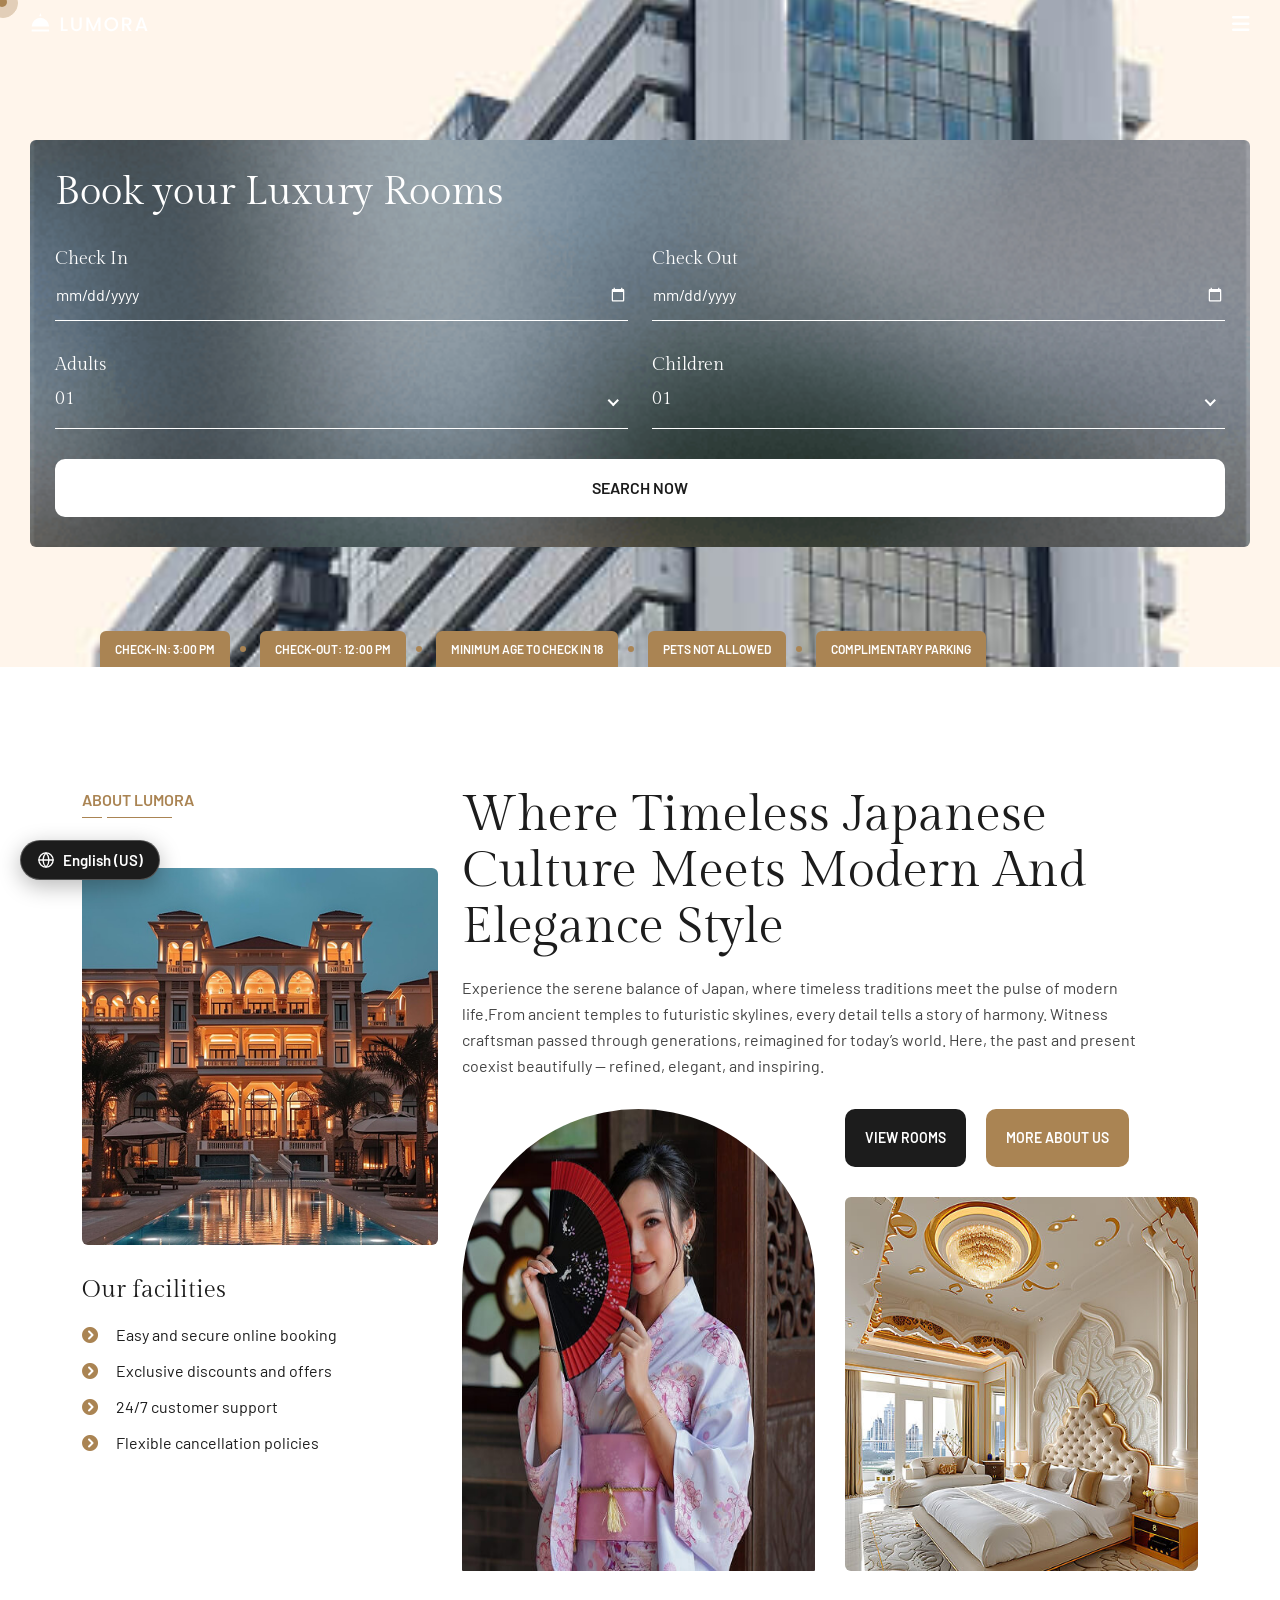
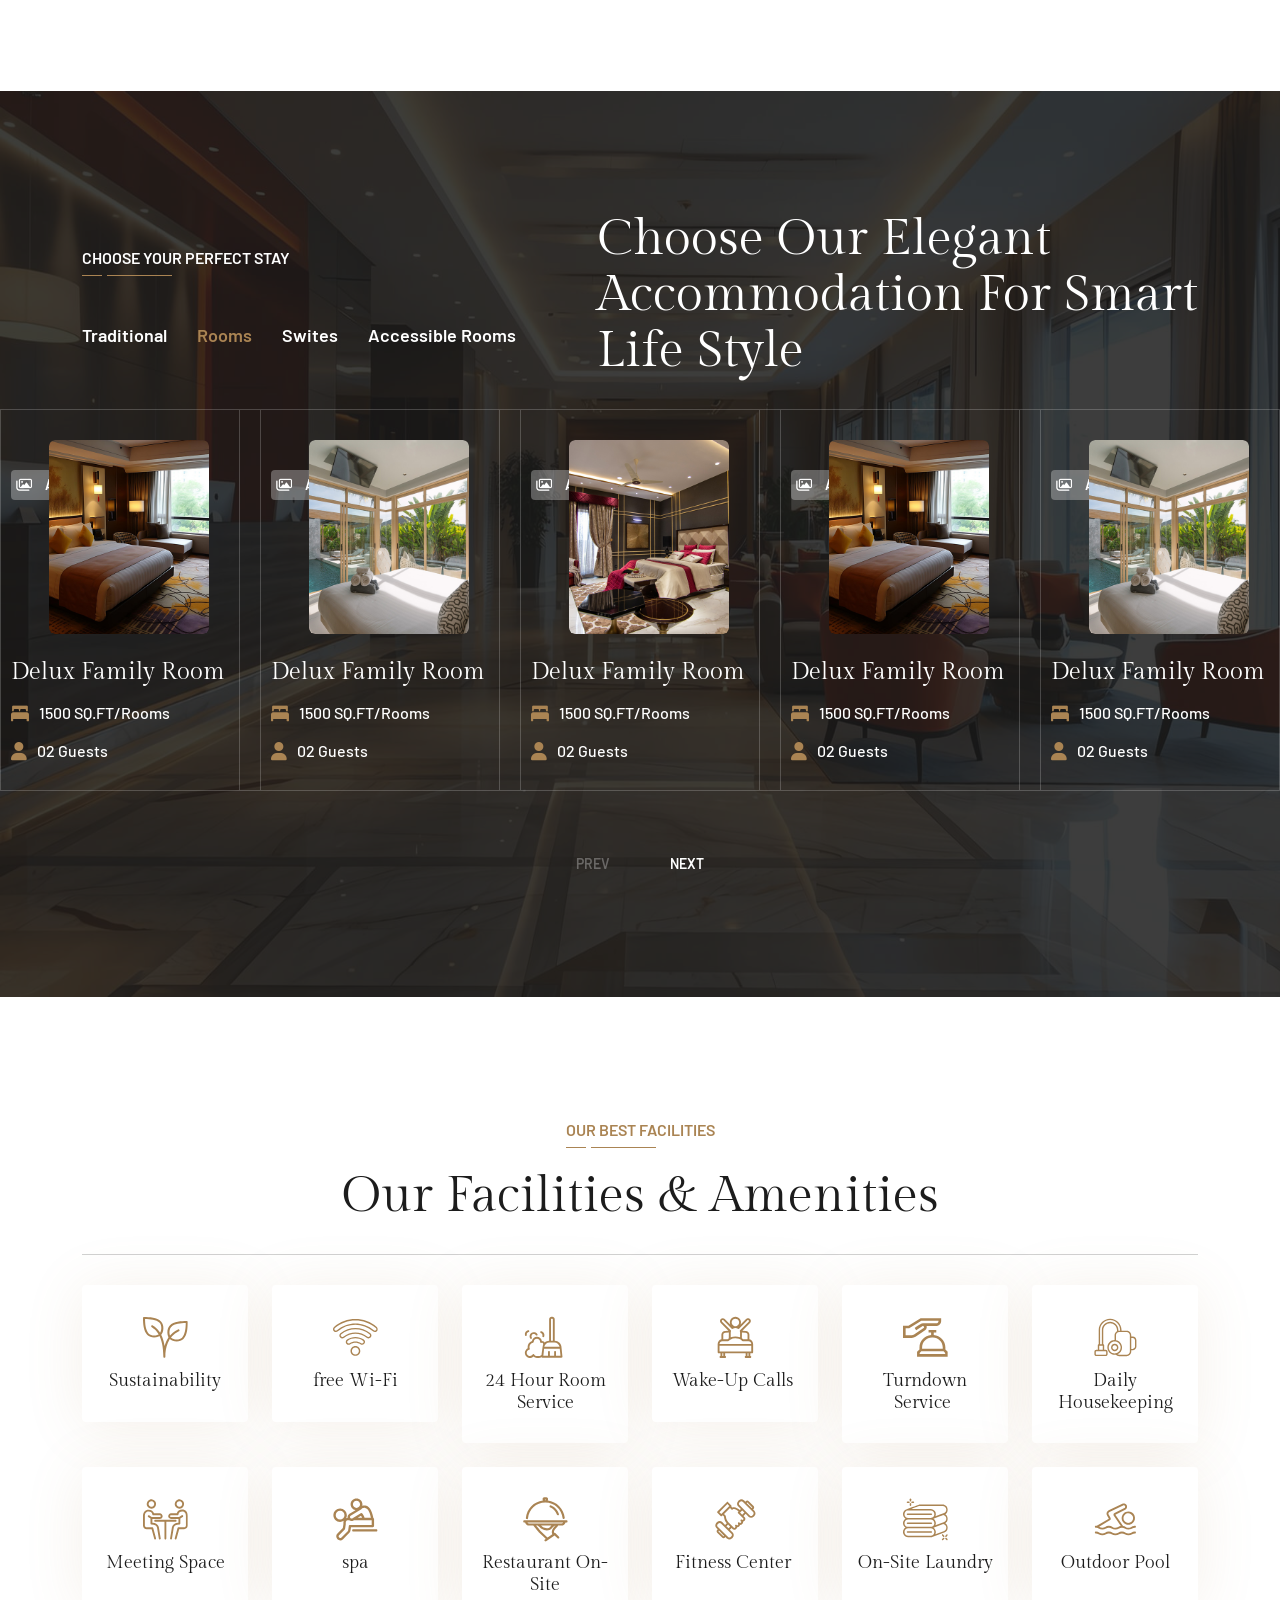
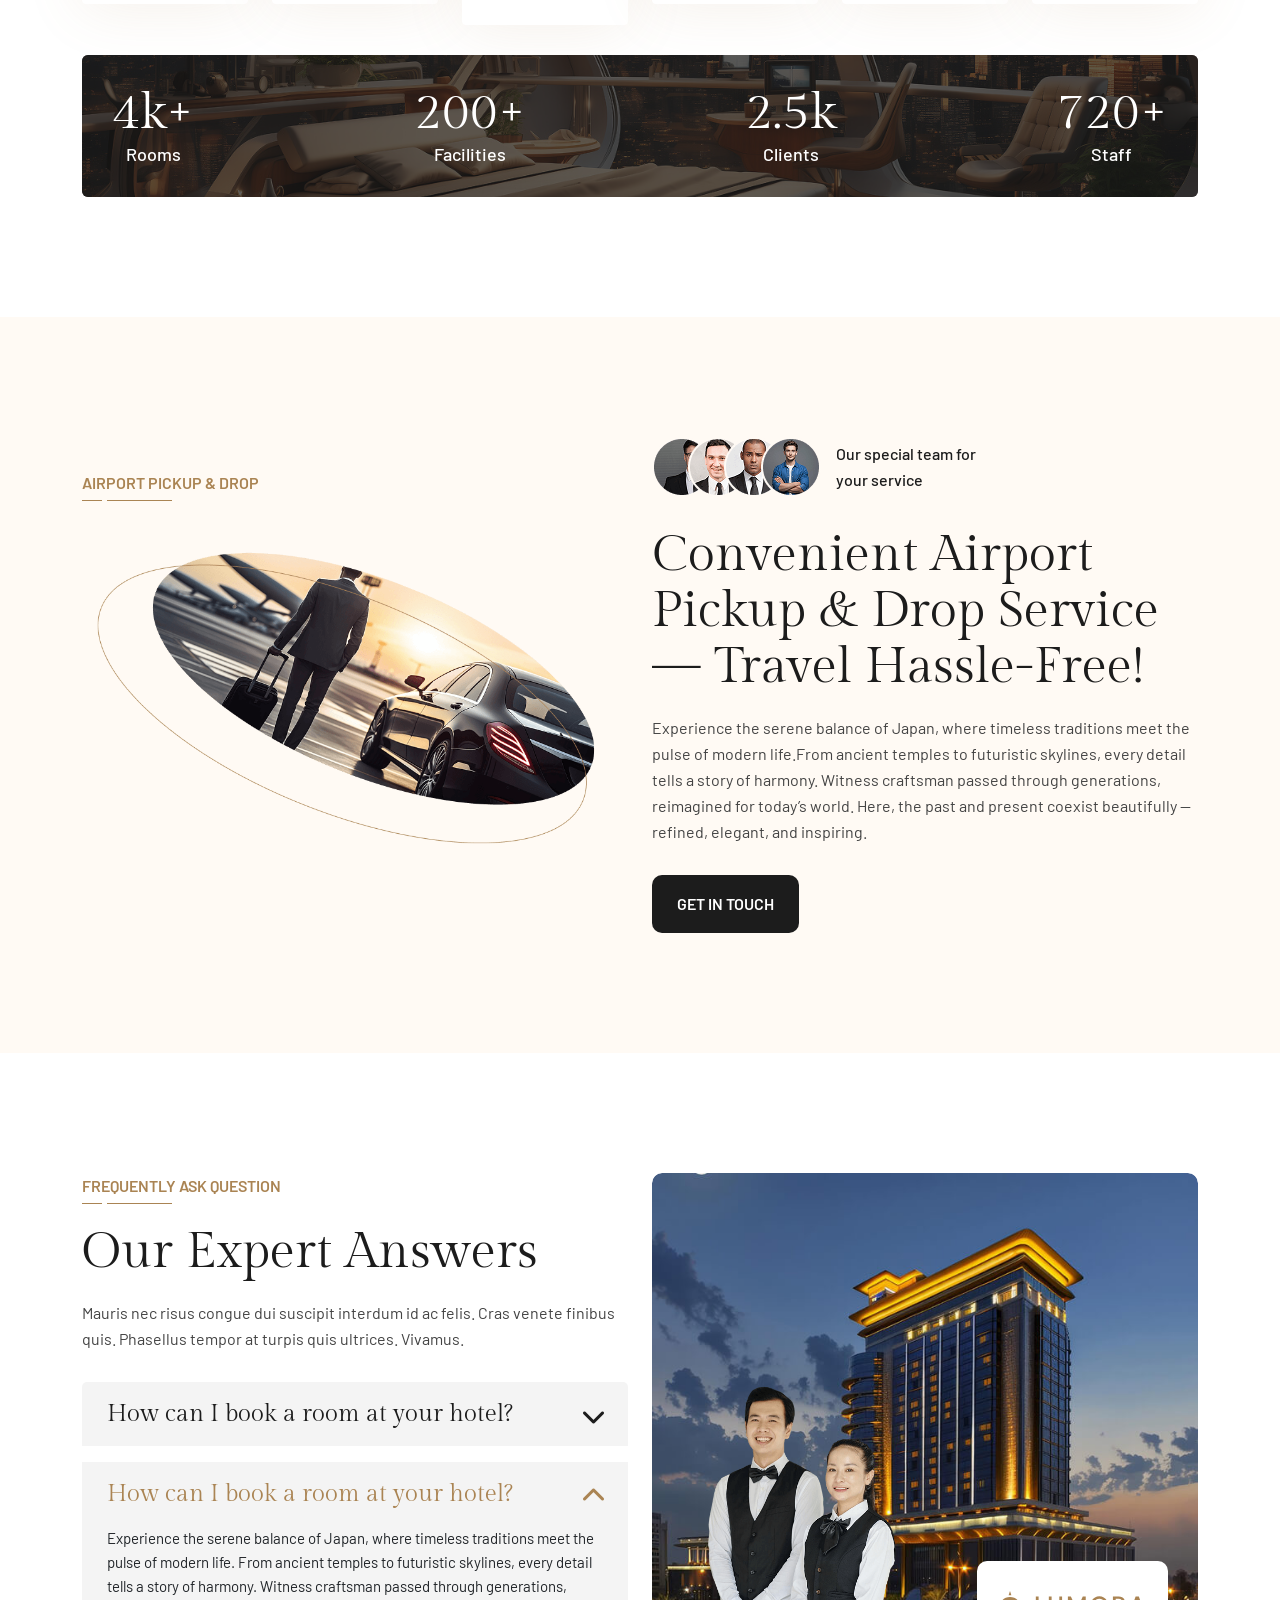
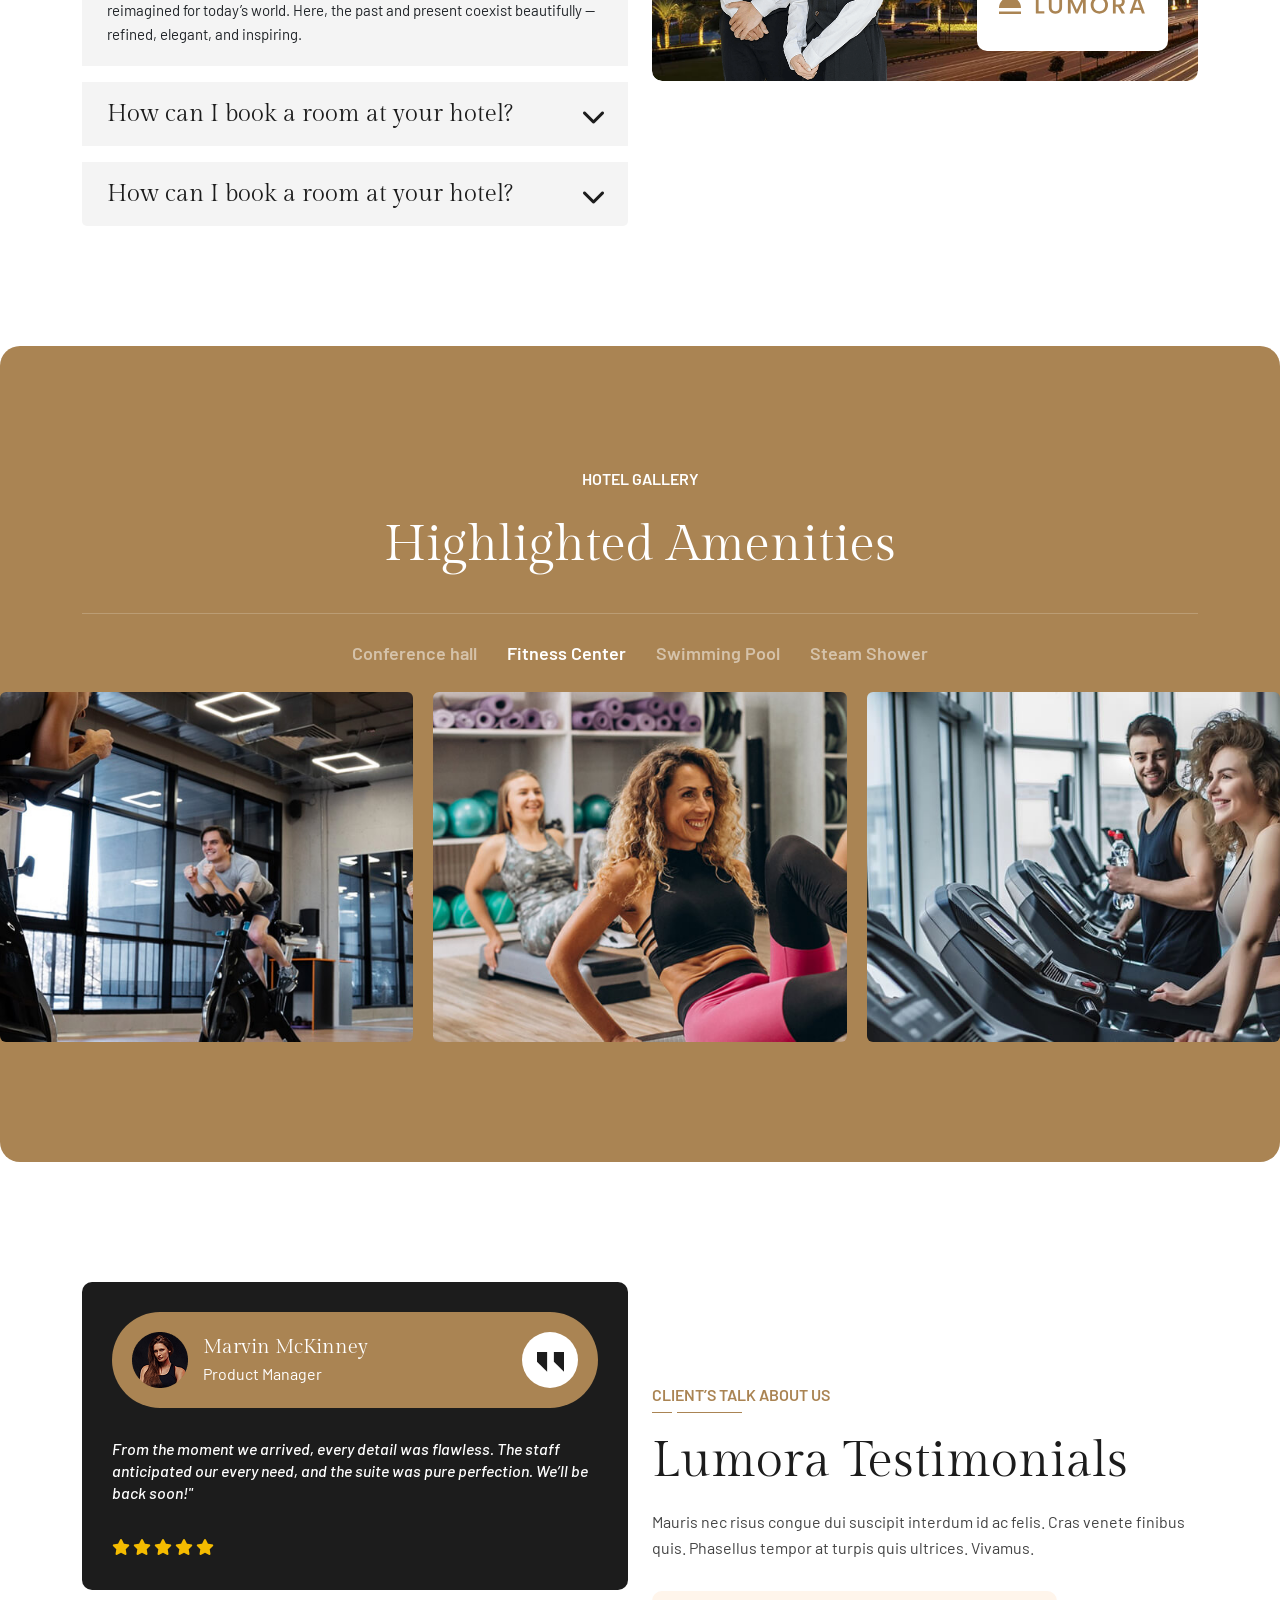
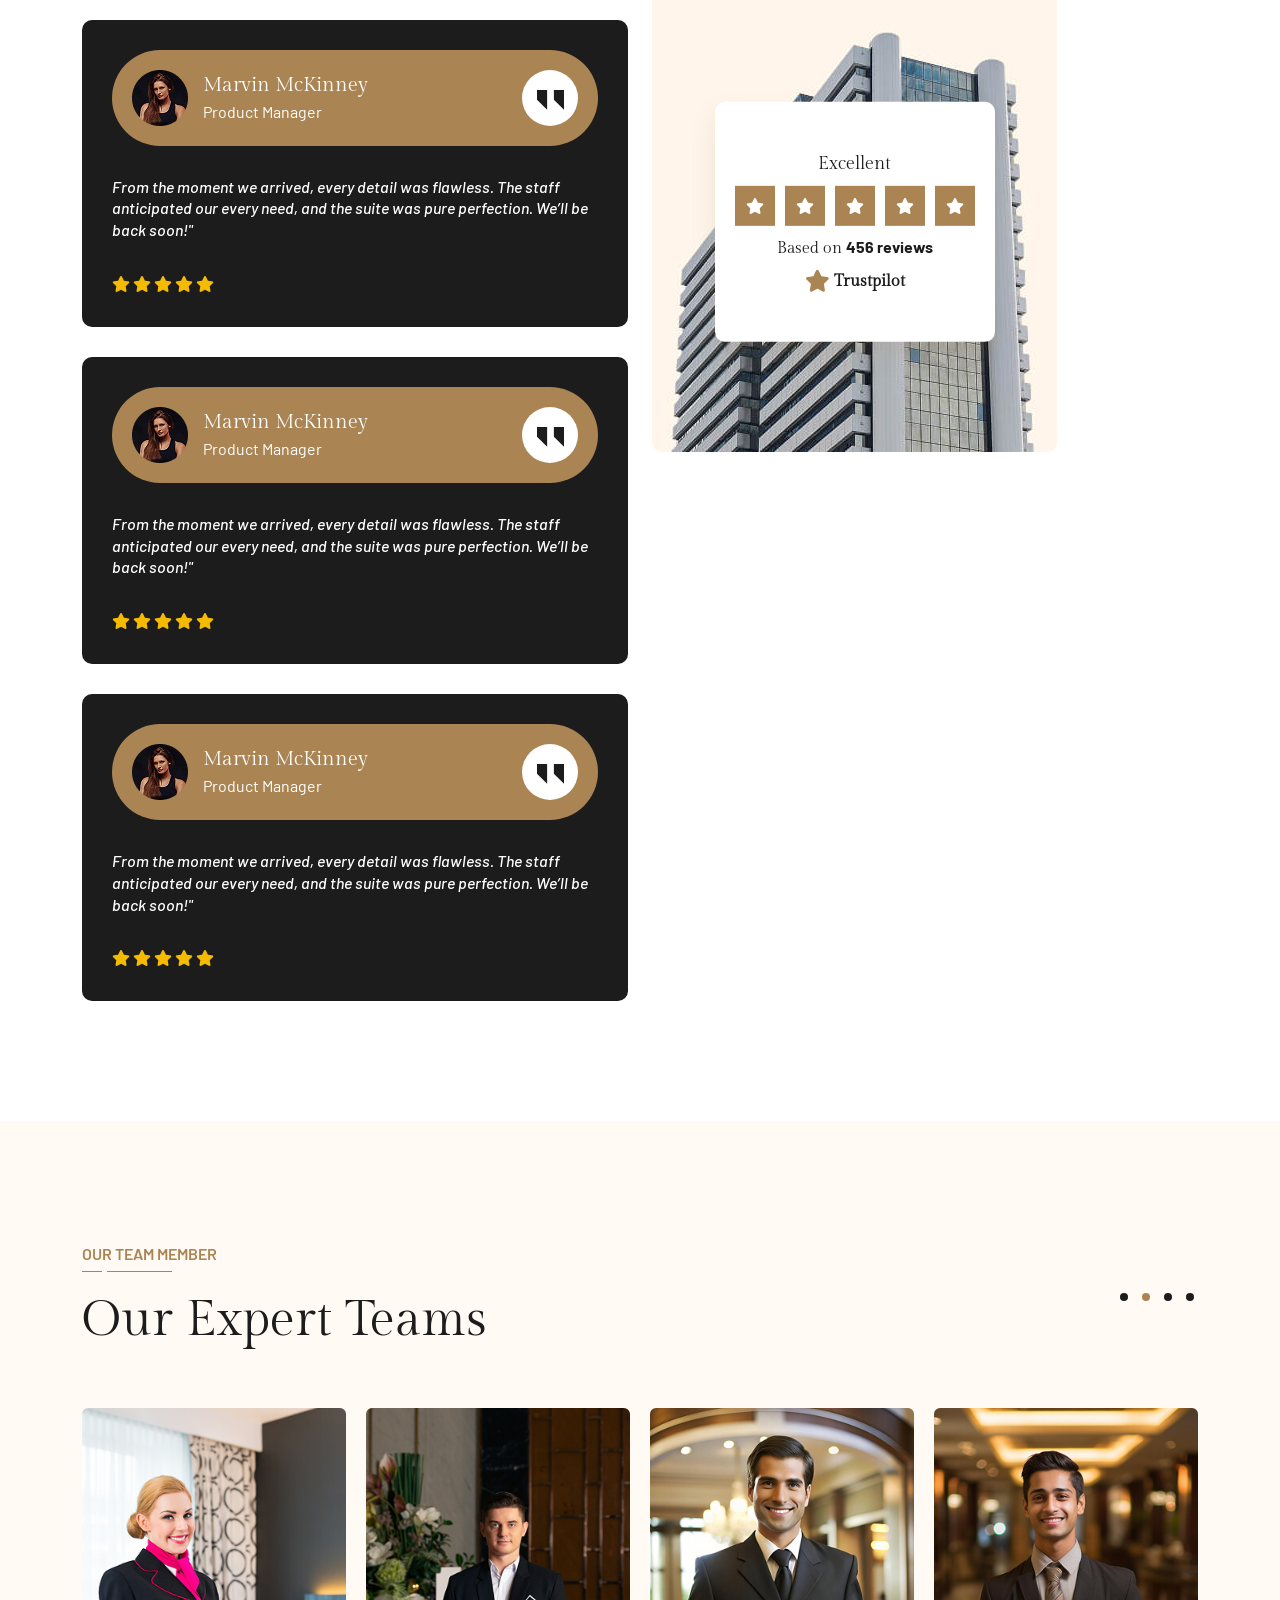
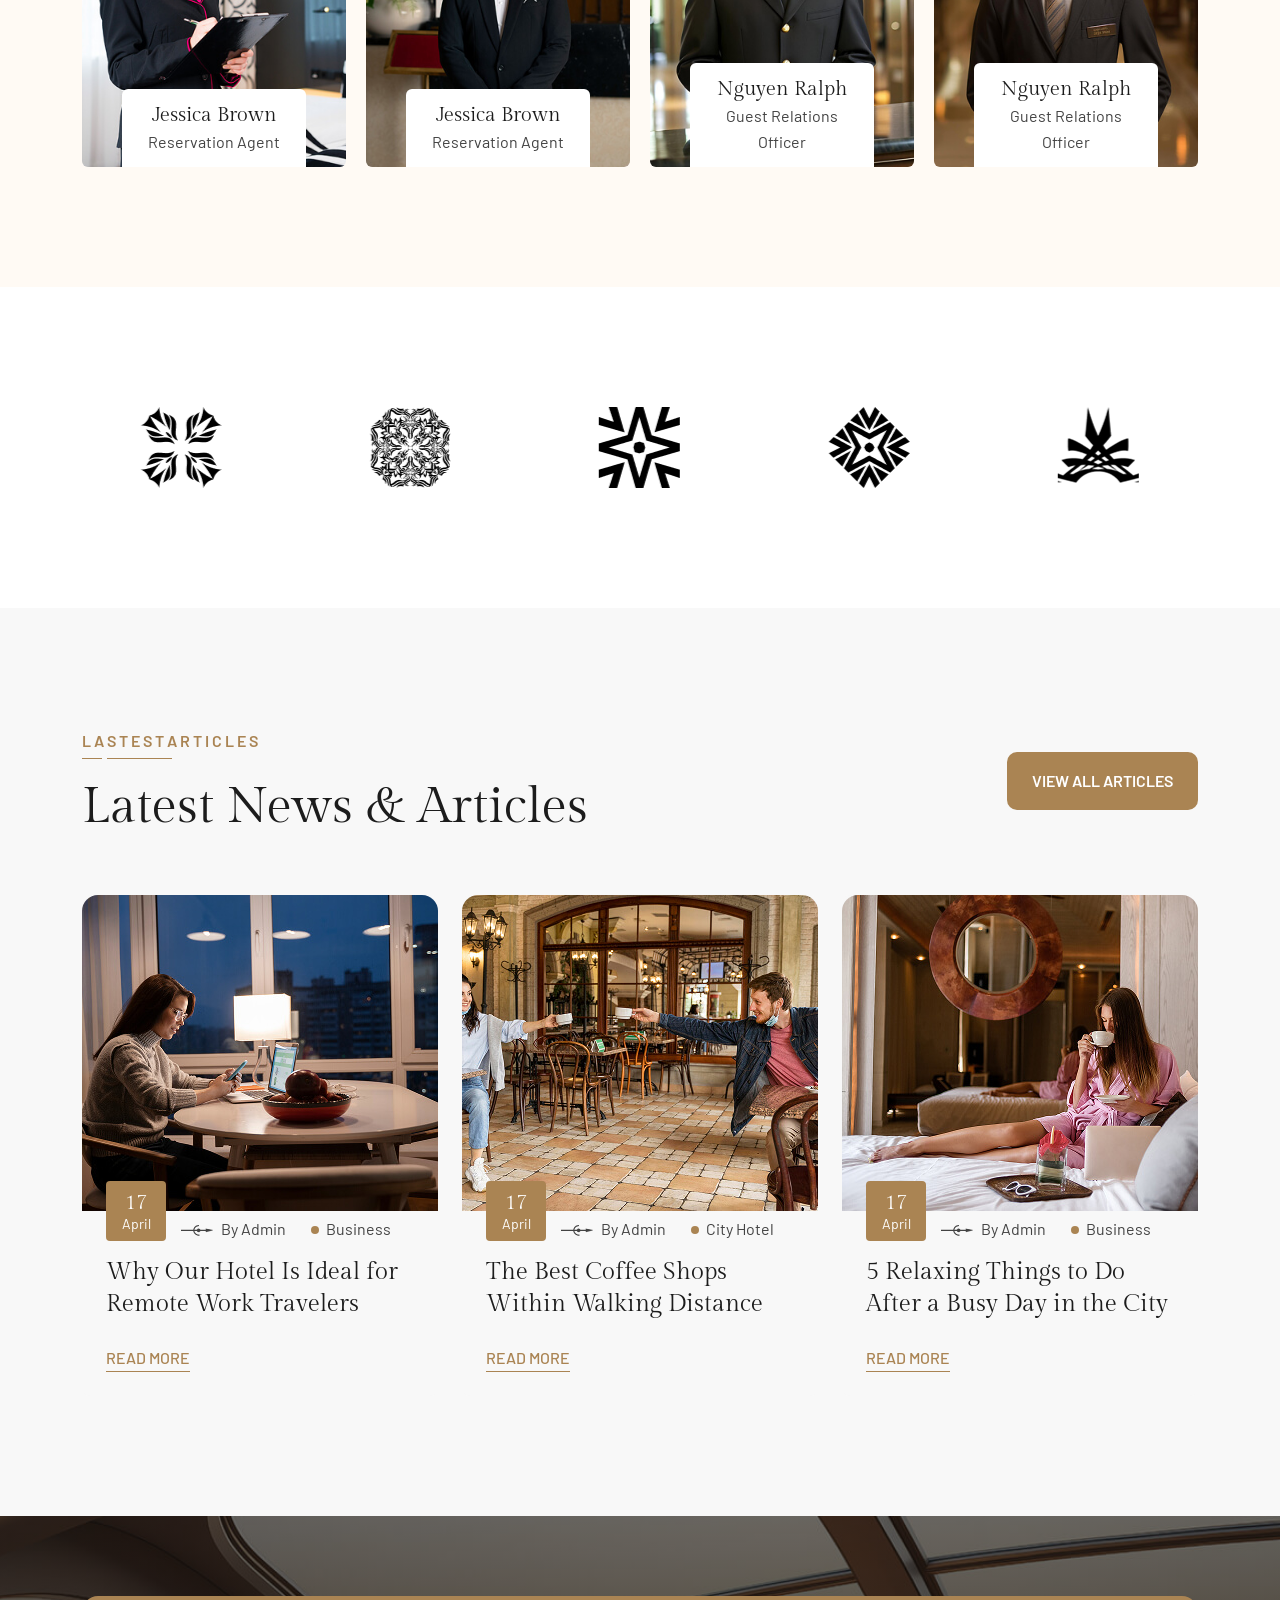
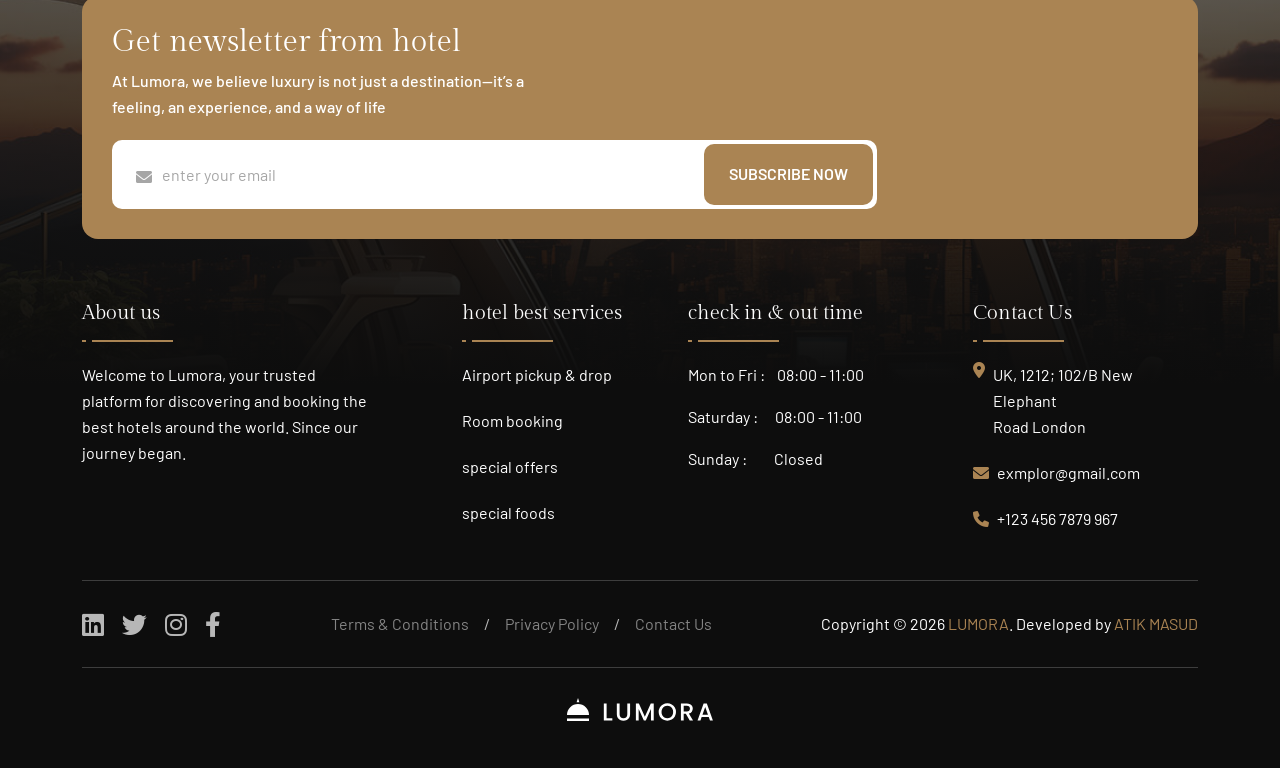
<file: index.html>
<!doctype html>
<html lang="en">
    <head>
        <meta charset="UTF-8" />
        <meta http-equiv="X-UA-Compatible" content="IE=edge" />
        <meta name="viewport" content="width=device-width, initial-scale=1" />
        <meta name="author" content="Atik Masud" />
        <meta name="description" content="Lumora - Hotel Booking" />
        <title>Lumora - Hotel Booking</title>
        <link rel="shortcut icon" href="assets/img/favicon.svg" />
        <link rel="stylesheet" href="assets/css/bootstrap.min.css" />
        <link rel="stylesheet" href="assets/css/all.min.css" />
        <link rel="stylesheet" href="assets/css/animate.css" />
        <link rel="stylesheet" href="assets/css/magnific-popup.css" />
        <link rel="stylesheet" href="assets/css/mousecursor.css" />
        <link rel="stylesheet" href="assets/css/meanmenu.css" />
        <link rel="stylesheet" href="assets/css/odometer.css" />
        <link rel="stylesheet" href="assets/css/swiper-bundle.min.css" />
        <link rel="stylesheet" href="assets/css/nice-select.css" />
        <link rel="stylesheet" href="assets/css/main.css" />
        <link rel="stylesheet" href="assets/css/i18n.css" />
    </head>
    <body>
        <div id="preloader">
            <div class="preloader-content">
                <img src="assets/img/logo/black-logo.svg" alt="Hotel Logo" class="preloader-logo" />
                <div class="spinner"></div>
                <p>Booking your experience...</p>
            </div>
        </div>
        <button id="back-top" class="back-to-top show">
            <i class="fa-regular fa-arrow-up"></i>
        </button>
        <div class="mouseCursor cursor-outer"></div>
        <div class="mouseCursor cursor-inner"></div>
        <div class="fix-area style-offcanvas-2">
            <div class="header-offcanvas-border">
                <div class="offcanvas__info">
                    <a href="index.html" class="offcanvas__logo">
                        <img src="assets/img/logo/black-logo.svg" alt="img" />
                    </a>
                    <div class="offcanvas__close">
                        <button>
                            <i class="fas fa-times"></i>
                        </button>
                    </div>
                    <div class="offcanvas__wrapper">
                        <div class="offcanvas__content">
                            <div class="mobile-menus style-2 fix"></div>
                        </div>
                    </div>
                </div>
            </div>
        </div>
        <div class="offcanvas__overlay"></div>
        <header id="header-sticky" class="header-1 header-2">
            <div class="container-fluid">
                <div class="mega-menu-wrapper">
                    <div class="header-main">
                        <div class="header-left">
                            <a href="index.html" class="header-logo d-xxl-none my-auto">
                                <img src="assets/img/logo/white-logo.svg" alt="logo-img" />
                            </a>
                            <div class="header__hamburger my-auto">
                                <div class="sidebar__toggle">
                                    <h6>menu</h6>
                                    <i class="fas fa-bars"></i>
                                </div>
                            </div>
                        </div>
                        <div class="logo">
                            <a href="index.html" class="header-logo">
                                <img src="assets/img/logo/white-logo.svg" alt="logo-img" />
                            </a>
                            <a href="index.html" class="header-logo-2">
                                <img src="assets/img/logo/black-logo.svg" alt="logo-img" />
                            </a>
                        </div>
                        <div class="mean__menu-wrapper d-none">
                            <div class="main-menu">
                                <nav id="mobile-menus">
                                    <ul>
                                        <li class="active"><a href="index.html">Home</a></li>
                                        <li>
                                            <a href="about.html">About Us</a>
                                        </li>
                                        <li class="has-dropdown">
                                            <a href="news-details.html"> Pages </a>
                                            <ul class="submenu">
                                                <li class="has-dropdown">
                                                    <a href="room-details.html">
                                                        Room
                                                        <i class="fas fa-angle-right"></i>
                                                    </a>
                                                    <ul class="submenu">
                                                        <li><a href="room.html"> Our Room</a></li>
                                                        <li><a href="room-details.html">Room Details</a></li>
                                                    </ul>
                                                </li>
                                                <li><a href="facilitie.html">Hotel Facilities</a></li>
                                                <li class="has-dropdown">
                                                    <a href="team-details.html">
                                                        Team
                                                        <i class="fas fa-angle-right"></i>
                                                    </a>
                                                    <ul class="submenu">
                                                        <li><a href="team.html">Our Team</a></li>
                                                        <li><a href="team-details.html">Team Details</a></li>
                                                    </ul>
                                                </li>
                                                <li><a href="testimonial.html">Our Testimonial</a></li>
                                                <li><a href="404.html">404 Page</a></li>
                                            </ul>
                                        </li>
                                        <li>
                                            <a href="service-details.html"> Service </a>
                                            <ul class="submenu">
                                                <li><a href="service.html">Our Service</a></li>
                                                <li>
                                                    <a href="service-details.html">Service Details</a>
                                                </li>
                                            </ul>
                                        </li>
                                        <li>
                                            <a href="news-details.html"> Blog </a>
                                            <ul class="submenu">
                                                <li><a href="news-grid.html">Blog Grid</a></li>
                                                <li><a href="news.html">Blog Standard</a></li>
                                                <li><a href="news-details.html">Blog Details</a></li>
                                            </ul>
                                        </li>
                                        <li>
                                            <a href="contact.html">Contact Us</a>
                                        </li>
                                    </ul>
                                </nav>
                            </div>
                        </div>
                        <div class="header-right d-flex justify-content-end align-items-center">
                            <div class="call-item style-2">
                                <div class="icon">
                                    <i class="fa-solid fa-phone"></i>
                                </div>
                                <h6>
                                    <a href="tel:+001652069800">+001 6520 698 00</a>
                                </h6>
                            </div>

                            <div class="header__hamburger d-xxl-none my-auto">
                                <div class="sidebar__toggle">
                                    <i class="fas fa-bars"></i>
                                </div>
                            </div>
                        </div>
                    </div>
                </div>
            </div>
        </header>
        <section class="hero-section hero-2 fix">
            <div class="hero-video">
                <video autoplay loop muted playsinline poster="assets/img/home-2/tower.jpg">
                    <source src="https://ex-coders.com/vdo/Bg.mp4" type="video/mp4" />
                </video>
            </div>
            <ul class="hero-list">
                <li>Check-in: 3:00 pm</li>
                <li class="style-2">Check-out: 12:00 pm</li>
                <li class="style-2">Minimum Age to Check In 18</li>
                <li class="style-2">Pets Not Allowed</li>
                <li class="style-2">Complimentary parking</li>
            </ul>
            <div class="container-fluid">
                <div class="from-box bg-cover" style="background-image: url(assets/img/home-2/bg-shape.png)">
                    <h2 class="sec-title">Book your Luxury Rooms</h2>
                    <form action="#">
                        <div class="row">
                            <div class="col-xl-6">
                                <div class="form-clt">
                                    <span>Check In</span>
                                    <input type="date" id="date1" name="date1" />
                                </div>
                            </div>
                            <div class="col-xl-6">
                                <div class="form-clt">
                                    <span>Check Out</span>
                                    <input type="date" id="date" name="date" />
                                </div>
                            </div>
                            <div class="col-xl-6">
                                <div class="form-clt">
                                    <span>Adults</span>
                                    <div class="form">
                                        <select class="single-select w-100">
                                            <option>01</option>
                                            <option>02</option>
                                            <option>03</option>
                                            <option>04</option>
                                        </select>
                                    </div>
                                </div>
                            </div>
                            <div class="col-xl-6">
                                <div class="form-clt">
                                    <span>Children</span>
                                    <div class="form">
                                        <select class="single-select w-100">
                                            <option>01</option>
                                            <option>02</option>
                                            <option>03</option>
                                            <option>04</option>
                                        </select>
                                    </div>
                                </div>
                            </div>
                            <div class="col-xl-12">
                                <div class="form-clt">
                                    <button class="theme-btn w-100" type="submit">SEARCH NOW</button>
                                </div>
                            </div>
                        </div>
                    </form>
                </div>
            </div>
        </section>
        <section class="about-section-2 section-padding fix">
            <div class="container">
                <div class="about-wrapper-2">
                    <div class="shape">
                        <img src="assets/img/home-2/about/shape.png" alt="img" />
                    </div>
                    <div class="row g-4">
                        <div class="col-xl-4 col-lg-4">
                            <div class="about-left-item">
                                <div class="section-title mb-0">
                                    <span class="sub-title sub-title-2 wow fadeInUp">about Lumora</span>
                                </div>
                                <div class="about-image">
                                    <img
                                        src="assets/img/home-2/about/01.jpg"
                                        alt="img"
                                        class="wow img-custom-anim-left"
                                    />
                                </div>
                                <div class="about-list wow fadeInUp" data-wow-delay=".3s">
                                    <h4>Our facilities</h4>
                                    <ul class="list">
                                        <li>
                                            <i class="fa-solid fa-circle-chevron-right"></i>
                                            Easy and secure online booking
                                        </li>
                                        <li>
                                            <i class="fa-solid fa-circle-chevron-right"></i>
                                            Exclusive discounts and offers
                                        </li>
                                        <li>
                                            <i class="fa-solid fa-circle-chevron-right"></i>
                                            24/7 customer support
                                        </li>
                                        <li>
                                            <i class="fa-solid fa-circle-chevron-right"></i>
                                            Flexible cancellation policies
                                        </li>
                                    </ul>
                                </div>
                            </div>
                        </div>
                        <div class="col-xl-8 col-lg-8">
                            <div class="about-right-content">
                                <div class="section-title mb-0">
                                    <h2 class="wow fadeInUp" data-wow-delay=".3s">
                                        Where Timeless Japanese Culture Meets Modern And Elegance Style
                                    </h2>
                                </div>
                                <p class="text wow fadeInUp" data-wow-delay=".3s">
                                    Experience the serene balance of Japan, where timeless traditions meet the pulse of
                                    modern life.From ancient temples to futuristic skylines, every detail tells a story
                                    of harmony. Witness craftsman passed through generations, reimagined for today’s
                                    world. Here, the past and present coexist beautifully — refined, elegant, and
                                    inspiring.
                                </p>
                                <div class="about-item">
                                    <div class="left-image">
                                        <img
                                            src="assets/img/home-2/about/02.jpg"
                                            alt="img"
                                            class="wow img-custom-anim-top"
                                        />
                                    </div>
                                    <div class="right-item">
                                        <div class="about-button wow fadeInUp" data-wow-delay=".5s">
                                            <a href="room-details.html" class="theme-btn style-color">view rooms</a>
                                            <a href="about.html" class="theme-btn">more about us</a>
                                        </div>
                                        <div class="right-image">
                                            <img
                                                src="assets/img/home-2/about/03.jpg"
                                                alt="img"
                                                class="wow img-custom-anim-right"
                                            />
                                        </div>
                                    </div>
                                </div>
                            </div>
                        </div>
                    </div>
                </div>
            </div>
        </section>
        <section class="room-section-2 section-padding fix">
            <div class="bg-image tm-gsap-img-parallax">
                <img src="assets/img/home-1/room/bg-2.jpg" alt="img" />
            </div>
            <div class="container">
                <div class="section-title-area">
                    <div class="left-content">
                        <div class="section-title mb-0">
                            <span class="sub-title text-white sub-title-2 wow fadeInUp">Choose Your Perfect Stay</span>
                        </div>
                        <ul class="nav" role="tablist">
                            <li class="nav-item wow fadeInUp" data-wow-delay=".2s">
                                <a
                                    href="#feature"
                                    data-bs-toggle="tab"
                                    class="nav-link"
                                    aria-selected="false"
                                    role="tab"
                                    tabindex="-1"
                                >
                                    Traditional
                                </a>
                            </li>
                            <li class="nav-item wow fadeInUp" data-wow-delay=".4s">
                                <a
                                    href="#local"
                                    data-bs-toggle="tab"
                                    class="nav-link active"
                                    aria-selected="true"
                                    role="tab"
                                >
                                    Rooms
                                </a>
                            </li>
                            <li class="nav-item wow fadeInUp" data-wow-delay=".6s">
                                <a
                                    href="#basic"
                                    data-bs-toggle="tab"
                                    class="nav-link"
                                    aria-selected="false"
                                    role="tab"
                                    tabindex="-1"
                                >
                                    Swites
                                </a>
                            </li>
                            <li class="nav-item wow fadeInUp" data-wow-delay=".6s">
                                <a
                                    href="#room"
                                    data-bs-toggle="tab"
                                    class="nav-link"
                                    aria-selected="false"
                                    role="tab"
                                    tabindex="-1"
                                >
                                    Accessible Rooms
                                </a>
                            </li>
                        </ul>
                    </div>
                    <div class="section-title mb-0">
                        <h2 class="text-white wow fadeInUp" data-wow-delay=".3s">
                            Choose Our Elegant <br />
                            Accommodation For Smart <br />
                            Life Style
                        </h2>
                    </div>
                </div>
            </div>
            <div class="tab-content">
                <div id="feature" class="tab-pane fade" role="tabpanel">
                    <div class="swiper room-slider-2">
                        <div class="swiper-wrapper">
                            <div class="swiper-slide">
                                <div class="room-card-items-2">
                                    <span class="tag">
                                        <a href="assets/img/home-1/room/small-1.jpg" class="img-popup2">
                                            <i class="fa-regular fa-images"></i>
                                            All Photos
                                        </a>
                                    </span>
                                    <div class="room-image">
                                        <img src="assets/img/home-1/room/small-1.jpg" alt="img" />
                                    </div>
                                    <div class="room-content">
                                        <h4>
                                            <a href="room-details.html">Delux Family Room</a>
                                        </h4>
                                        <ul class="list">
                                            <li>
                                                <i class="fa-solid fa-bed-front"></i>
                                                1500 SQ.FT/Rooms
                                            </li>
                                            <li>
                                                <i class="fa-solid fa-user"></i>
                                                02 Guests
                                            </li>
                                        </ul>
                                    </div>
                                </div>
                            </div>
                            <div class="swiper-slide">
                                <div class="room-card-items-2">
                                    <span class="tag">
                                        <a href="assets/img/home-1/room/small-2.jpg" class="img-popup2">
                                            <i class="fa-regular fa-images"></i>
                                            All Photos
                                        </a>
                                    </span>
                                    <div class="room-image">
                                        <img src="assets/img/home-1/room/small-2.jpg" alt="img" />
                                    </div>
                                    <div class="room-content">
                                        <h4>
                                            <a href="room-details.html">Delux Family Room</a>
                                        </h4>
                                        <ul class="list">
                                            <li>
                                                <i class="fa-solid fa-bed-front"></i>
                                                1500 SQ.FT/Rooms
                                            </li>
                                            <li>
                                                <i class="fa-solid fa-user"></i>
                                                02 Guests
                                            </li>
                                        </ul>
                                    </div>
                                </div>
                            </div>
                            <div class="swiper-slide">
                                <div class="room-card-items-2">
                                    <span class="tag">
                                        <a href="assets/img/home-1/room/small-3.jpg" class="img-popup2">
                                            <i class="fa-regular fa-images"></i>
                                            All Photos
                                        </a>
                                    </span>
                                    <div class="room-image">
                                        <img src="assets/img/home-1/room/small-5.jpg" alt="img" />
                                    </div>
                                    <div class="room-content">
                                        <h4>
                                            <a href="room-details.html">Delux Family Room</a>
                                        </h4>
                                        <ul class="list">
                                            <li>
                                                <i class="fa-solid fa-bed-front"></i>
                                                1500 SQ.FT/Rooms
                                            </li>
                                            <li>
                                                <i class="fa-solid fa-user"></i>
                                                02 Guests
                                            </li>
                                        </ul>
                                    </div>
                                </div>
                            </div>
                            <div class="swiper-slide">
                                <div class="room-card-items-2">
                                    <span class="tag">
                                        <a href="assets/img/home-1/room/small-4.jpg" class="img-popup2">
                                            <i class="fa-regular fa-images"></i>
                                            All Photos
                                        </a>
                                    </span>
                                    <div class="room-image">
                                        <img src="assets/img/home-1/room/small-3.jpg" alt="img" />
                                    </div>
                                    <div class="room-content">
                                        <h4>
                                            <a href="room-details.html">Delux Family Room</a>
                                        </h4>
                                        <ul class="list">
                                            <li>
                                                <i class="fa-solid fa-bed-front"></i>
                                                1500 SQ.FT/Rooms
                                            </li>
                                            <li>
                                                <i class="fa-solid fa-user"></i>
                                                02 Guests
                                            </li>
                                        </ul>
                                    </div>
                                </div>
                            </div>
                            <div class="swiper-slide">
                                <div class="room-card-items-2">
                                    <span class="tag">
                                        <a href="assets/img/home-1/room/small-5.jpg" class="img-popup2">
                                            <i class="fa-regular fa-images"></i>
                                            All Photos
                                        </a>
                                    </span>
                                    <div class="room-image">
                                        <img src="assets/img/home-1/room/small-4.jpg" alt="img" />
                                    </div>
                                    <div class="room-content">
                                        <h4>
                                            <a href="room-details.html">Delux Family Room</a>
                                        </h4>
                                        <ul class="list">
                                            <li>
                                                <i class="fa-solid fa-bed-front"></i>
                                                1500 SQ.FT/Rooms
                                            </li>
                                            <li>
                                                <i class="fa-solid fa-user"></i>
                                                02 Guests
                                            </li>
                                        </ul>
                                    </div>
                                </div>
                            </div>
                        </div>
                    </div>
                </div>
                <div id="local" class="tab-pane fade active show" role="tabpanel">
                    <div class="swiper room-slider-2">
                        <div class="swiper-wrapper">
                            <div class="swiper-slide">
                                <div class="room-card-items-2">
                                    <span class="tag">
                                        <a href="assets/img/home-1/room/small-1.jpg" class="img-popup2">
                                            <i class="fa-regular fa-images"></i>
                                            All Photos
                                        </a>
                                    </span>
                                    <div class="room-image">
                                        <img src="assets/img/home-1/room/small-1.jpg" alt="img" />
                                    </div>
                                    <div class="room-content">
                                        <h4>
                                            <a href="room-details.html">Delux Family Room</a>
                                        </h4>
                                        <ul class="list">
                                            <li>
                                                <i class="fa-solid fa-bed-front"></i>
                                                1500 SQ.FT/Rooms
                                            </li>
                                            <li>
                                                <i class="fa-solid fa-user"></i>
                                                02 Guests
                                            </li>
                                        </ul>
                                    </div>
                                </div>
                            </div>
                            <div class="swiper-slide">
                                <div class="room-card-items-2">
                                    <span class="tag">
                                        <a href="assets/img/home-1/room/small-2.jpg" class="img-popup2">
                                            <i class="fa-regular fa-images"></i>
                                            All Photos
                                        </a>
                                    </span>
                                    <div class="room-image">
                                        <img src="assets/img/home-1/room/small-2.jpg" alt="img" />
                                    </div>
                                    <div class="room-content">
                                        <h4>
                                            <a href="room-details.html">Delux Family Room</a>
                                        </h4>
                                        <ul class="list">
                                            <li>
                                                <i class="fa-solid fa-bed-front"></i>
                                                1500 SQ.FT/Rooms
                                            </li>
                                            <li>
                                                <i class="fa-solid fa-user"></i>
                                                02 Guests
                                            </li>
                                        </ul>
                                    </div>
                                </div>
                            </div>
                            <div class="swiper-slide">
                                <div class="room-card-items-2">
                                    <span class="tag">
                                        <a href="assets/img/home-1/room/small-3.jpg" class="img-popup2">
                                            <i class="fa-regular fa-images"></i>
                                            All Photos
                                        </a>
                                    </span>
                                    <div class="room-image">
                                        <img src="assets/img/home-1/room/small-5.jpg" alt="img" />
                                    </div>
                                    <div class="room-content">
                                        <h4>
                                            <a href="room-details.html">Delux Family Room</a>
                                        </h4>
                                        <ul class="list">
                                            <li>
                                                <i class="fa-solid fa-bed-front"></i>
                                                1500 SQ.FT/Rooms
                                            </li>
                                            <li>
                                                <i class="fa-solid fa-user"></i>
                                                02 Guests
                                            </li>
                                        </ul>
                                    </div>
                                </div>
                            </div>
                            <div class="swiper-slide">
                                <div class="room-card-items-2">
                                    <span class="tag">
                                        <a href="assets/img/home-1/room/small-4.jpg" class="img-popup2">
                                            <i class="fa-regular fa-images"></i>
                                            All Photos
                                        </a>
                                    </span>
                                    <div class="room-image">
                                        <img src="assets/img/home-1/room/small-3.jpg" alt="img" />
                                    </div>
                                    <div class="room-content">
                                        <h4>
                                            <a href="room-details.html">Delux Family Room</a>
                                        </h4>
                                        <ul class="list">
                                            <li>
                                                <i class="fa-solid fa-bed-front"></i>
                                                1500 SQ.FT/Rooms
                                            </li>
                                            <li>
                                                <i class="fa-solid fa-user"></i>
                                                02 Guests
                                            </li>
                                        </ul>
                                    </div>
                                </div>
                            </div>
                            <div class="swiper-slide">
                                <div class="room-card-items-2">
                                    <span class="tag">
                                        <a href="assets/img/home-1/room/small-5.jpg" class="img-popup2">
                                            <i class="fa-regular fa-images"></i>
                                            All Photos
                                        </a>
                                    </span>
                                    <div class="room-image">
                                        <img src="assets/img/home-1/room/small-4.jpg" alt="img" />
                                    </div>
                                    <div class="room-content">
                                        <h4>
                                            <a href="room-details.html">Delux Family Room</a>
                                        </h4>
                                        <ul class="list">
                                            <li>
                                                <i class="fa-solid fa-bed-front"></i>
                                                1500 SQ.FT/Rooms
                                            </li>
                                            <li>
                                                <i class="fa-solid fa-user"></i>
                                                02 Guests
                                            </li>
                                        </ul>
                                    </div>
                                </div>
                            </div>
                        </div>
                    </div>
                </div>
                <div id="basic" class="tab-pane fade" role="tabpanel">
                    <div class="swiper room-slider-2">
                        <div class="swiper-wrapper">
                            <div class="swiper-slide">
                                <div class="room-card-items-2">
                                    <span class="tag">
                                        <a href="assets/img/home-1/room/small-1.jpg" class="img-popup2">
                                            <i class="fa-regular fa-images"></i>
                                            All Photos
                                        </a>
                                    </span>
                                    <div class="room-image">
                                        <img src="assets/img/home-1/room/small-1.jpg" alt="img" />
                                    </div>
                                    <div class="room-content">
                                        <h4>
                                            <a href="room-details.html">Delux Family Room</a>
                                        </h4>
                                        <ul class="list">
                                            <li>
                                                <i class="fa-solid fa-bed-front"></i>
                                                1500 SQ.FT/Rooms
                                            </li>
                                            <li>
                                                <i class="fa-solid fa-user"></i>
                                                02 Guests
                                            </li>
                                        </ul>
                                    </div>
                                </div>
                            </div>
                            <div class="swiper-slide">
                                <div class="room-card-items-2">
                                    <span class="tag">
                                        <a href="assets/img/home-1/room/small-2.jpg" class="img-popup2">
                                            <i class="fa-regular fa-images"></i>
                                            All Photos
                                        </a>
                                    </span>
                                    <div class="room-image">
                                        <img src="assets/img/home-1/room/small-2.jpg" alt="img" />
                                    </div>
                                    <div class="room-content">
                                        <h4>
                                            <a href="room-details.html">Delux Family Room</a>
                                        </h4>
                                        <ul class="list">
                                            <li>
                                                <i class="fa-solid fa-bed-front"></i>
                                                1500 SQ.FT/Rooms
                                            </li>
                                            <li>
                                                <i class="fa-solid fa-user"></i>
                                                02 Guests
                                            </li>
                                        </ul>
                                    </div>
                                </div>
                            </div>
                            <div class="swiper-slide">
                                <div class="room-card-items-2">
                                    <span class="tag">
                                        <a href="assets/img/home-1/room/small-3.jpg" class="img-popup2">
                                            <i class="fa-regular fa-images"></i>
                                            All Photos
                                        </a>
                                    </span>
                                    <div class="room-image">
                                        <img src="assets/img/home-1/room/small-5.jpg" alt="img" />
                                    </div>
                                    <div class="room-content">
                                        <h4>
                                            <a href="room-details.html">Delux Family Room</a>
                                        </h4>
                                        <ul class="list">
                                            <li>
                                                <i class="fa-solid fa-bed-front"></i>
                                                1500 SQ.FT/Rooms
                                            </li>
                                            <li>
                                                <i class="fa-solid fa-user"></i>
                                                02 Guests
                                            </li>
                                        </ul>
                                    </div>
                                </div>
                            </div>
                            <div class="swiper-slide">
                                <div class="room-card-items-2">
                                    <span class="tag">
                                        <a href="assets/img/home-1/room/small-4.jpg" class="img-popup2">
                                            <i class="fa-regular fa-images"></i>
                                            All Photos
                                        </a>
                                    </span>
                                    <div class="room-image">
                                        <img src="assets/img/home-1/room/small-3.jpg" alt="img" />
                                    </div>
                                    <div class="room-content">
                                        <h4>
                                            <a href="room-details.html">Delux Family Room</a>
                                        </h4>
                                        <ul class="list">
                                            <li>
                                                <i class="fa-solid fa-bed-front"></i>
                                                1500 SQ.FT/Rooms
                                            </li>
                                            <li>
                                                <i class="fa-solid fa-user"></i>
                                                02 Guests
                                            </li>
                                        </ul>
                                    </div>
                                </div>
                            </div>
                            <div class="swiper-slide">
                                <div class="room-card-items-2">
                                    <span class="tag">
                                        <a href="assets/img/home-1/room/small-5.jpg" class="img-popup2">
                                            <i class="fa-regular fa-images"></i>
                                            All Photos
                                        </a>
                                    </span>
                                    <div class="room-image">
                                        <img src="assets/img/home-1/room/small-4.jpg" alt="img" />
                                    </div>
                                    <div class="room-content">
                                        <h4>
                                            <a href="room-details.html">Delux Family Room</a>
                                        </h4>
                                        <ul class="list">
                                            <li>
                                                <i class="fa-solid fa-bed-front"></i>
                                                1500 SQ.FT/Rooms
                                            </li>
                                            <li>
                                                <i class="fa-solid fa-user"></i>
                                                02 Guests
                                            </li>
                                        </ul>
                                    </div>
                                </div>
                            </div>
                        </div>
                    </div>
                </div>
                <div id="room" class="tab-pane fade" role="tabpanel">
                    <div class="swiper room-slider-2">
                        <div class="swiper-wrapper">
                            <div class="swiper-slide">
                                <div class="room-card-items-2">
                                    <span class="tag">
                                        <a href="assets/img/home-1/room/small-1.jpg" class="img-popup2">
                                            <i class="fa-regular fa-images"></i>
                                            All Photos
                                        </a>
                                    </span>
                                    <div class="room-image">
                                        <img src="assets/img/home-1/room/small-1.jpg" alt="img" />
                                    </div>
                                    <div class="room-content">
                                        <h4>
                                            <a href="room-details.html">Delux Family Room</a>
                                        </h4>
                                        <ul class="list">
                                            <li>
                                                <i class="fa-solid fa-bed-front"></i>
                                                1500 SQ.FT/Rooms
                                            </li>
                                            <li>
                                                <i class="fa-solid fa-user"></i>
                                                02 Guests
                                            </li>
                                        </ul>
                                    </div>
                                </div>
                            </div>
                            <div class="swiper-slide">
                                <div class="room-card-items-2">
                                    <span class="tag">
                                        <a href="assets/img/home-1/room/small-2.jpg" class="img-popup2">
                                            <i class="fa-regular fa-images"></i>
                                            All Photos
                                        </a>
                                    </span>
                                    <div class="room-image">
                                        <img src="assets/img/home-1/room/small-2.jpg" alt="img" />
                                    </div>
                                    <div class="room-content">
                                        <h4>
                                            <a href="room-details.html">Delux Family Room</a>
                                        </h4>
                                        <ul class="list">
                                            <li>
                                                <i class="fa-solid fa-bed-front"></i>
                                                1500 SQ.FT/Rooms
                                            </li>
                                            <li>
                                                <i class="fa-solid fa-user"></i>
                                                02 Guests
                                            </li>
                                        </ul>
                                    </div>
                                </div>
                            </div>
                            <div class="swiper-slide">
                                <div class="room-card-items-2">
                                    <span class="tag">
                                        <a href="assets/img/home-1/room/small-3.jpg" class="img-popup2">
                                            <i class="fa-regular fa-images"></i>
                                            All Photos
                                        </a>
                                    </span>
                                    <div class="room-image">
                                        <img src="assets/img/home-1/room/small-5.jpg" alt="img" />
                                    </div>
                                    <div class="room-content">
                                        <h4>
                                            <a href="room-details.html">Delux Family Room</a>
                                        </h4>
                                        <ul class="list">
                                            <li>
                                                <i class="fa-solid fa-bed-front"></i>
                                                1500 SQ.FT/Rooms
                                            </li>
                                            <li>
                                                <i class="fa-solid fa-user"></i>
                                                02 Guests
                                            </li>
                                        </ul>
                                    </div>
                                </div>
                            </div>
                            <div class="swiper-slide">
                                <div class="room-card-items-2">
                                    <span class="tag">
                                        <a href="assets/img/home-1/room/small-4.jpg" class="img-popup2">
                                            <i class="fa-regular fa-images"></i>
                                            All Photos
                                        </a>
                                    </span>
                                    <div class="room-image">
                                        <img src="assets/img/home-1/room/small-3.jpg" alt="img" />
                                    </div>
                                    <div class="room-content">
                                        <h4>
                                            <a href="room-details.html">Delux Family Room</a>
                                        </h4>
                                        <ul class="list">
                                            <li>
                                                <i class="fa-solid fa-bed-front"></i>
                                                1500 SQ.FT/Rooms
                                            </li>
                                            <li>
                                                <i class="fa-solid fa-user"></i>
                                                02 Guests
                                            </li>
                                        </ul>
                                    </div>
                                </div>
                            </div>
                            <div class="swiper-slide">
                                <div class="room-card-items-2">
                                    <span class="tag">
                                        <a href="assets/img/home-1/room/small-5.jpg" class="img-popup2">
                                            <i class="fa-regular fa-images"></i>
                                            All Photos
                                        </a>
                                    </span>
                                    <div class="room-image">
                                        <img src="assets/img/home-1/room/small-4.jpg" alt="img" />
                                    </div>
                                    <div class="room-content">
                                        <h4>
                                            <a href="room-details.html">Delux Family Room</a>
                                        </h4>
                                        <ul class="list">
                                            <li>
                                                <i class="fa-solid fa-bed-front"></i>
                                                1500 SQ.FT/Rooms
                                            </li>
                                            <li>
                                                <i class="fa-solid fa-user"></i>
                                                02 Guests
                                            </li>
                                        </ul>
                                    </div>
                                </div>
                            </div>
                        </div>
                    </div>
                </div>
                <div class="array-buttonss wow fadeInUp" data-wow-delay=".5s">
                    <button class="array-prev">prev</button>
                    <button class="array-next">next</button>
                </div>
            </div>
        </section>
        <section class="our-facilities-section section-padding fix">
            <div class="container">
                <div class="section-title text-center">
                    <span class="sub-title sub-title-2 wow fadeInUp">our best facilities</span>
                    <h2 class="wow fadeInUp" data-wow-delay=".3s">Our Facilities & Amenities</h2>
                </div>
                <div class="our-facilities-wrapper">
                    <div class="row g-4">
                        <div class="col-xl-2 col-md-4 col-lg-4 wow fadeInUp" data-wow-delay=".1s">
                            <div class="our-facilities-item">
                                <div class="icon">
                                    <img src="assets/img/home-2/icon/01.svg" alt="img" />
                                </div>
                                <h6>Sustainability</h6>
                            </div>
                        </div>
                        <div class="col-xl-2 col-md-4 col-lg-4 wow fadeInUp" data-wow-delay=".2s">
                            <div class="our-facilities-item">
                                <div class="icon">
                                    <img src="assets/img/home-2/icon/02.svg" alt="img" />
                                </div>
                                <h6>free Wi-Fi</h6>
                            </div>
                        </div>
                        <div class="col-xl-2 col-md-4 col-lg-4 wow fadeInUp" data-wow-delay=".3s">
                            <div class="our-facilities-item">
                                <div class="icon">
                                    <img src="assets/img/home-2/icon/03.svg" alt="img" />
                                </div>
                                <h6>24 Hour Room Service</h6>
                            </div>
                        </div>
                        <div class="col-xl-2 col-md-4 col-lg-4 wow fadeInUp" data-wow-delay=".4s">
                            <div class="our-facilities-item">
                                <div class="icon">
                                    <img src="assets/img/home-2/icon/04.svg" alt="img" />
                                </div>
                                <h6>Wake-Up Calls </h6>
                            </div>
                        </div>
                        <div class="col-xl-2 col-md-4 col-lg-4 wow fadeInUp" data-wow-delay=".5s">
                            <div class="our-facilities-item">
                                <div class="icon">
                                    <img src="assets/img/home-2/icon/05.svg" alt="img" />
                                </div>
                                <h6>Turndown Service </h6>
                            </div>
                        </div>
                        <div class="col-xl-2 col-md-4 col-lg-4 wow fadeInUp" data-wow-delay=".6s">
                            <div class="our-facilities-item">
                                <div class="icon">
                                    <img src="assets/img/home-2/icon/06.svg" alt="img" />
                                </div>
                                <h6>Daily Housekeeping</h6>
                            </div>
                        </div>
                        <div class="col-xl-2 col-md-4 col-lg-4 wow fadeInUp" data-wow-delay=".1s">
                            <div class="our-facilities-item">
                                <div class="icon">
                                    <img src="assets/img/home-2/icon/07.svg" alt="img" />
                                </div>
                                <h6>Meeting Space</h6>
                            </div>
                        </div>
                        <div class="col-xl-2 col-md-4 col-lg-4 wow fadeInUp" data-wow-delay=".2s">
                            <div class="our-facilities-item">
                                <div class="icon">
                                    <img src="assets/img/home-2/icon/08.svg" alt="img" />
                                </div>
                                <h6>spa</h6>
                            </div>
                        </div>
                        <div class="col-xl-2 col-md-4 col-lg-4 wow fadeInUp" data-wow-delay=".3s">
                            <div class="our-facilities-item">
                                <div class="icon">
                                    <img src="assets/img/home-2/icon/09.svg" alt="img" />
                                </div>
                                <h6>Restaurant On-Site</h6>
                            </div>
                        </div>
                        <div class="col-xl-2 col-md-4 col-lg-4 wow fadeInUp" data-wow-delay=".4s">
                            <div class="our-facilities-item">
                                <div class="icon">
                                    <img src="assets/img/home-2/icon/10.svg" alt="img" />
                                </div>
                                <h6>Fitness Center </h6>
                            </div>
                        </div>
                        <div class="col-xl-2 col-md-4 col-lg-4 wow fadeInUp" data-wow-delay=".5s">
                            <div class="our-facilities-item">
                                <div class="icon">
                                    <img src="assets/img/home-2/icon/11.svg" alt="img" />
                                </div>
                                <h6>On-Site Laundry</h6>
                            </div>
                        </div>
                        <div class="col-xl-2 col-md-4 col-lg-4 wow fadeInUp" data-wow-delay=".6s">
                            <div class="our-facilities-item">
                                <div class="icon">
                                    <img src="assets/img/home-2/icon/12.svg" alt="img" />
                                </div>
                                <h6>Outdoor Pool</h6>
                            </div>
                        </div>
                    </div>
                </div>
                <div class="bg-image bg-cover" style="background-image: url(assets/img/home-2/feature/02.jpg)">
                    <div class="counter-wrapper">
                        <div class="counter-content">
                            <h2><span class="odometer" data-count="4">00</span>k+</h2>
                            <p>Rooms</p>
                        </div>
                        <div class="counter-content">
                            <h2><span class="odometer" data-count="200">00</span>+</h2>
                            <p>Facilities</p>
                        </div>
                        <div class="counter-content">
                            <h2><span class="odometer" data-count="2.5">00</span>k</h2>
                            <p>Clients</p>
                        </div>
                        <div class="counter-content">
                            <h2><span class="odometer" data-count="720">00</span>+</h2>
                            <p>Staff</p>
                        </div>
                    </div>
                </div>
            </div>
        </section>
        <section class="airport-pickup-section section-padding fix section-bg">
            <div class="plane-image">
                <img src="assets/img/home-2/feature/plane.png" alt="img" />
            </div>
            <div class="container">
                <div class="airport-pickup-wrapper">
                    <div class="row g-4 align-items-center">
                        <div class="col-lg-6">
                            <div class="airport-pickup-item">
                                <div class="section-title mb-0">
                                    <span class="sub-title sub-title-2 mb-0 wow fadeInUp">airport pickup & drop</span>
                                </div>
                                <div class="airport-pickup-image">
                                    <img src="assets/img/home-2/feature/01.png" alt="img" />
                                    <div class="radius-image">
                                        <img src="assets/img/home-2/feature/radius.png" alt="img" />
                                    </div>
                                </div>
                            </div>
                        </div>
                        <div class="col-lg-6">
                            <div class="airport-pickup-content">
                                <div class="info-item">
                                    <img src="assets/img/home-2/feature/group.png" alt="img" />
                                    <span> Our special team for your service </span>
                                </div>
                                <div class="section-title mb-0">
                                    <h2 class="wow fadeInUp" data-wow-delay=".3s">
                                        Convenient Airport Pickup & Drop Service — Travel Hassle-Free!
                                    </h2>
                                </div>
                                <p class="text">
                                    Experience the serene balance of Japan, where timeless traditions meet the pulse of
                                    modern life.From ancient temples to futuristic skylines, every detail tells a story
                                    of harmony. Witness craftsman passed through generations, reimagined for today’s
                                    world. Here, the past and present coexist beautifully — refined, elegant, and
                                    inspiring.
                                </p>
                                <a href="contact.html" class="theme-btn">get in touch</a>
                            </div>
                        </div>
                    </div>
                </div>
            </div>
        </section>
        <section class="faq-section section-padding fix">
            <div class="container">
                <div class="faq-wrapper">
                    <div class="row g-4">
                        <div class="col-lg-6">
                            <div class="faq-content">
                                <div class="section-title mb-0">
                                    <span class="sub-title sub-title-2 wow fadeInUp">Frequently ask question</span>
                                    <h2 class="wow fadeInUp" data-wow-delay=".3s">Our Expert Answers</h2>
                                </div>
                                <p class="text">
                                    Mauris nec risus congue dui suscipit interdum id ac felis. Cras venete finibus quis.
                                    Phasellus tempor at turpis quis ultrices. Vivamus.
                                </p>
                                <div class="faq-items">
                                    <div class="accordion" id="accordionExample">
                                        <div class="accordion-item mb-3 wow fadeInUp" data-wow-delay=".2s">
                                            <h5 class="accordion-header" id="headingTwo">
                                                <button
                                                    class="accordion-button collapsed"
                                                    type="button"
                                                    data-bs-toggle="collapse"
                                                    data-bs-target="#collapseTwo"
                                                    aria-expanded="false"
                                                    aria-controls="collapseTwo"
                                                >
                                                    How can I book a room at your hotel?
                                                </button>
                                            </h5>
                                            <div
                                                id="collapseTwo"
                                                class="accordion-collapse collapse"
                                                aria-labelledby="headingTwo"
                                                data-bs-parent="#accordionExample"
                                            >
                                                <div class="accordion-body">
                                                    <p>
                                                        Experience the serene balance of Japan, where timeless
                                                        traditions meet the pulse of modern life. From ancient temples
                                                        to futuristic skylines, every detail tells a story of harmony.
                                                        Witness craftsman passed through generations, reimagined for
                                                        today’s world. Here, the past and present coexist beautifully —
                                                        refined, elegant, and inspiring.
                                                    </p>
                                                </div>
                                            </div>
                                        </div>
                                        <div class="accordion-item mb-3 wow fadeInUp" data-wow-delay=".8s">
                                            <h5 class="accordion-header" id="headingOne">
                                                <button
                                                    class="accordion-button"
                                                    type="button"
                                                    data-bs-toggle="collapse"
                                                    data-bs-target="#collapseOne"
                                                    aria-expanded="true"
                                                    aria-controls="collapseOne"
                                                >
                                                    How can I book a room at your hotel?
                                                </button>
                                            </h5>
                                            <div
                                                id="collapseOne"
                                                class="accordion-collapse collapse show"
                                                aria-labelledby="headingOne"
                                                data-bs-parent="#accordionExample"
                                            >
                                                <div class="accordion-body">
                                                    <p>
                                                        Experience the serene balance of Japan, where timeless
                                                        traditions meet the pulse of modern life. From ancient temples
                                                        to futuristic skylines, every detail tells a story of harmony.
                                                        Witness craftsman passed through generations, reimagined for
                                                        today’s world. Here, the past and present coexist beautifully —
                                                        refined, elegant, and inspiring.
                                                    </p>
                                                </div>
                                            </div>
                                        </div>
                                        <div class="accordion-item mb-3 wow fadeInUp" data-wow-delay=".4s">
                                            <h5 class="accordion-header" id="headingthree">
                                                <button
                                                    class="accordion-button collapsed"
                                                    type="button"
                                                    data-bs-toggle="collapse"
                                                    data-bs-target="#collapsethree"
                                                    aria-expanded="false"
                                                    aria-controls="collapsethree"
                                                >
                                                    How can I book a room at your hotel?
                                                </button>
                                            </h5>
                                            <div
                                                id="collapsethree"
                                                class="accordion-collapse collapse"
                                                aria-labelledby="headingthree"
                                                data-bs-parent="#accordionExample"
                                            >
                                                <div class="accordion-body">
                                                    <p>
                                                        Experience the serene balance of Japan, where timeless
                                                        traditions meet the pulse of modern life. From ancient temples
                                                        to futuristic skylines, every detail tells a story of harmony.
                                                        Witness craftsman passed through generations, reimagined for
                                                        today’s world. Here, the past and present coexist beautifully —
                                                        refined, elegant, and inspiring.
                                                    </p>
                                                </div>
                                            </div>
                                        </div>
                                        <div class="accordion-item wow fadeInUp" data-wow-delay=".6s">
                                            <h5 class="accordion-header" id="headingfour">
                                                <button
                                                    class="accordion-button collapsed"
                                                    type="button"
                                                    data-bs-toggle="collapse"
                                                    data-bs-target="#collapsefour"
                                                    aria-expanded="false"
                                                    aria-controls="collapsefour"
                                                >
                                                    How can I book a room at your hotel?
                                                </button>
                                            </h5>
                                            <div
                                                id="collapsefour"
                                                class="accordion-collapse collapse"
                                                aria-labelledby="headingfour"
                                                data-bs-parent="#accordionExample"
                                            >
                                                <div class="accordion-body">
                                                    <p>
                                                        Experience the serene balance of Japan, where timeless
                                                        traditions meet the pulse of modern life. From ancient temples
                                                        to futuristic skylines, every detail tells a story of harmony.
                                                        Witness craftsman passed through generations, reimagined for
                                                        today’s world. Here, the past and present coexist beautifully —
                                                        refined, elegant, and inspiring.
                                                    </p>
                                                </div>
                                            </div>
                                        </div>
                                    </div>
                                </div>
                            </div>
                        </div>
                        <div class="col-lg-6">
                            <div class="faq-image">
                                <img src="assets/img/home-2/faq.jpg" alt="img" />
                                <div
                                    class="faq-man-image wow slideInUp"
                                    data-wow-delay="100ms"
                                    data-wow-duration="2500ms"
                                >
                                    <img src="assets/img/home-2/faq-man.png" alt="img" />
                                </div>
                                <div class="faq-box">
                                    <div class="logo-image">
                                        <img src="assets/img/logo/red-logo.svg" alt="img" />
                                    </div>
                                </div>
                            </div>
                        </div>
                    </div>
                </div>
            </div>
        </section>
        <section class="hotel-gallery-section section-padding fix">
            <div class="line-shape">
                <img src="assets/img/home-2/gallery/shape.png" alt="img" />
            </div>
            <div class="container">
                <div class="section-title text-center">
                    <span class="sub-title text-white sub-title-2 wow fadeInUp">Hotel gallery</span>
                    <h2 class="sec-title text-white" data-cursor="-opaque">Highlighted Amenities</h2>
                </div>
            </div>
            <div class="hotel-gallery-wrapper">
                <ul class="nav" role="tablist">
                    <li class="nav-item wow fadeInUp" data-wow-delay=".2s">
                        <a
                            href="#hall"
                            data-bs-toggle="tab"
                            class="nav-link"
                            aria-selected="false"
                            role="tab"
                            tabindex="-1"
                        >
                            Conference hall
                        </a>
                    </li>
                    <li class="nav-item wow fadeInUp" data-wow-delay=".4s">
                        <a href="#Fitness" data-bs-toggle="tab" class="nav-link active" aria-selected="true" role="tab">
                            Fitness Center
                        </a>
                    </li>
                    <li class="nav-item wow fadeInUp" data-wow-delay=".6s">
                        <a
                            href="#Pool"
                            data-bs-toggle="tab"
                            class="nav-link"
                            aria-selected="false"
                            role="tab"
                            tabindex="-1"
                        >
                            Swimming Pool
                        </a>
                    </li>
                    <li class="nav-item wow fadeInUp" data-wow-delay=".6s">
                        <a
                            href="#Shower"
                            data-bs-toggle="tab"
                            class="nav-link"
                            aria-selected="false"
                            role="tab"
                            tabindex="-1"
                        >
                            Steam Shower
                        </a>
                    </li>
                </ul>
                <div class="tab-content">
                    <div id="hall" class="tab-pane fade" role="tabpanel">
                        <div class="swiper gallery-slider">
                            <div class="swiper-wrapper">
                                <div class="swiper-slide">
                                    <div class="gallery-image">
                                        <img src="assets/img/home-2/gallery/04.jpg" alt="img" />
                                    </div>
                                </div>
                                <div class="swiper-slide">
                                    <div class="gallery-image">
                                        <img src="assets/img/home-2/gallery/05.jpg" alt="img" />
                                    </div>
                                </div>
                                <div class="swiper-slide">
                                    <div class="gallery-image">
                                        <img src="assets/img/home-2/gallery/06.jpg" alt="img" />
                                    </div>
                                </div>
                            </div>
                        </div>
                    </div>
                    <div id="Fitness" class="tab-pane fade active show" role="tabpanel">
                        <div class="swiper gallery-slider">
                            <div class="swiper-wrapper">
                                <div class="swiper-slide">
                                    <div class="gallery-image">
                                        <img src="assets/img/home-2/gallery/01.jpg" alt="img" />
                                    </div>
                                </div>
                                <div class="swiper-slide">
                                    <div class="gallery-image">
                                        <img src="assets/img/home-2/gallery/02.jpg" alt="img" />
                                    </div>
                                </div>
                                <div class="swiper-slide">
                                    <div class="gallery-image">
                                        <img src="assets/img/home-2/gallery/03.jpg" alt="img" />
                                    </div>
                                </div>
                            </div>
                        </div>
                    </div>
                    <div id="Pool" class="tab-pane fade" role="tabpanel">
                        <div class="swiper gallery-slider">
                            <div class="swiper-wrapper">
                                <div class="swiper-slide">
                                    <div class="gallery-image">
                                        <img src="assets/img/home-2/gallery/07.jpg" alt="img" />
                                    </div>
                                </div>
                                <div class="swiper-slide">
                                    <div class="gallery-image">
                                        <a href="#" class="image-anime" data-cursor-text="DRAG">
                                            <img src="assets/img/home-2/gallery/08.jpg" class="w-th" alt="img" />
                                        </a>
                                    </div>
                                </div>
                                <div class="swiper-slide">
                                    <div class="gallery-image">
                                        <img src="assets/img/home-2/gallery/09.jpg" alt="img" />
                                    </div>
                                </div>
                            </div>
                        </div>
                    </div>
                    <div id="Shower" class="tab-pane fade" role="tabpanel">
                        <div class="swiper gallery-slider">
                            <div class="swiper-wrapper">
                                <div class="swiper-slide">
                                    <div class="gallery-image">
                                        <img src="assets/img/home-2/gallery/10.jpg" alt="img" />
                                    </div>
                                </div>
                                <div class="swiper-slide">
                                    <div class="gallery-image">
                                        <img src="assets/img/home-2/gallery/11.jpg" alt="img" />
                                    </div>
                                </div>
                                <div class="swiper-slide">
                                    <div class="gallery-image">
                                        <img src="assets/img/home-2/gallery/12.jpg" alt="img" />
                                    </div>
                                </div>
                            </div>
                        </div>
                    </div>
                </div>
            </div>
        </section>
        <section class="testimonial-section-2 section-padding">
            <div class="container">
                <div class="testimonial-wrapper-2">
                    <div class="row g-4">
                        <div class="col-lg-6">
                            <div class="testimonial-top-item">
                                <div class="testimonial-card-item">
                                    <div class="top-items">
                                        <div class="info-item">
                                            <img src="assets/img/home-2/client.png" alt="img" />
                                            <div class="cont">
                                                <h5>Marvin McKinney</h5>
                                                <span>Product Manager</span>
                                            </div>
                                        </div>
                                        <div class="icon">
                                            <img src="assets/img/home-2/icon/13.svg" alt="img" />
                                        </div>
                                    </div>
                                    <p>
                                        From the moment we arrived, every detail was flawless. The staff anticipated our
                                        every need, and the suite was pure perfection. We’ll be back soon!"
                                    </p>
                                    <div class="star">
                                        <i class="fa-solid fa-star"></i>
                                        <i class="fa-solid fa-star"></i>
                                        <i class="fa-solid fa-star"></i>
                                        <i class="fa-solid fa-star"></i>
                                        <i class="fa-solid fa-star"></i>
                                    </div>
                                </div>
                                <div class="testimonial-card-item">
                                    <div class="top-items">
                                        <div class="info-item">
                                            <img src="assets/img/home-2/client.png" alt="img" />
                                            <div class="cont">
                                                <h5>Marvin McKinney</h5>
                                                <span>Product Manager</span>
                                            </div>
                                        </div>
                                        <div class="icon">
                                            <img src="assets/img/home-2/icon/13.svg" alt="img" />
                                        </div>
                                    </div>
                                    <p>
                                        From the moment we arrived, every detail was flawless. The staff anticipated our
                                        every need, and the suite was pure perfection. We’ll be back soon!"
                                    </p>
                                    <div class="star">
                                        <i class="fa-solid fa-star"></i>
                                        <i class="fa-solid fa-star"></i>
                                        <i class="fa-solid fa-star"></i>
                                        <i class="fa-solid fa-star"></i>
                                        <i class="fa-solid fa-star"></i>
                                    </div>
                                </div>
                                <div class="testimonial-card-item">
                                    <div class="top-items">
                                        <div class="info-item">
                                            <img src="assets/img/home-2/client.png" alt="img" />
                                            <div class="cont">
                                                <h5>Marvin McKinney</h5>
                                                <span>Product Manager</span>
                                            </div>
                                        </div>
                                        <div class="icon">
                                            <img src="assets/img/home-2/icon/13.svg" alt="img" />
                                        </div>
                                    </div>
                                    <p>
                                        From the moment we arrived, every detail was flawless. The staff anticipated our
                                        every need, and the suite was pure perfection. We’ll be back soon!"
                                    </p>
                                    <div class="star">
                                        <i class="fa-solid fa-star"></i>
                                        <i class="fa-solid fa-star"></i>
                                        <i class="fa-solid fa-star"></i>
                                        <i class="fa-solid fa-star"></i>
                                        <i class="fa-solid fa-star"></i>
                                    </div>
                                </div>
                                <div class="testimonial-card-item mb-0">
                                    <div class="top-items">
                                        <div class="info-item">
                                            <img src="assets/img/home-2/client.png" alt="img" />
                                            <div class="cont">
                                                <h5>Marvin McKinney</h5>
                                                <span>Product Manager</span>
                                            </div>
                                        </div>
                                        <div class="icon">
                                            <img src="assets/img/home-2/icon/13.svg" alt="img" />
                                        </div>
                                    </div>
                                    <p>
                                        From the moment we arrived, every detail was flawless. The staff anticipated our
                                        every need, and the suite was pure perfection. We’ll be back soon!"
                                    </p>
                                    <div class="star">
                                        <i class="fa-solid fa-star"></i>
                                        <i class="fa-solid fa-star"></i>
                                        <i class="fa-solid fa-star"></i>
                                        <i class="fa-solid fa-star"></i>
                                        <i class="fa-solid fa-star"></i>
                                    </div>
                                </div>
                            </div>
                        </div>
                        <div class="col-lg-6">
                            <div class="testimonial-content-2 sticky-style">
                                <div class="section-title mb-0">
                                    <span class="sub-title sub-title-2 wow fadeInUp">client’s talk about us</span>
                                    <h2 class="wow fadeInUp" data-wow-delay=".3s">Lumora Testimonials</h2>
                                </div>
                                <p class="text wow fadeInUp" data-wow-delay=".3s">
                                    Mauris nec risus congue dui suscipit interdum id ac felis. Cras venete finibus quis.
                                    Phasellus tempor at turpis quis ultrices. Vivamus.
                                </p>
                                <div class="testimonial-thumb">
                                    <img src="assets/img/home-2/tower.jpg" alt="img" />
                                    <div class="thumb-box">
                                        <h4>Excellent</h4>
                                        <div class="star">
                                            <i class="fa-solid fa-star"></i>
                                            <i class="fa-solid fa-star"></i>
                                            <i class="fa-solid fa-star"></i>
                                            <i class="fa-solid fa-star"></i>
                                            <i class="fa-solid fa-star"></i>
                                        </div>
                                        <h5>Based on <span>456 reviews</span></h5>
                                        <h6><i class="fa-solid fa-star"></i> Trustpilot</h6>
                                    </div>
                                </div>
                            </div>
                        </div>
                    </div>
                </div>
            </div>
        </section>
        <section class="team-section section-padding fix section-bg">
            <div class="container">
                <div class="section-title-area">
                    <div class="section-title">
                        <span class="sub-title sub-title-2 wow fadeInUp">our team member</span>
                        <h2 class="wow fadeInUp" data-wow-delay=".3s">Our Expert Teams</h2>
                    </div>
                    <div class="swiper-dot-1 mt-0 style-team">
                        <div class="dot"></div>
                    </div>
                </div>
                <div class="swiper team-slider">
                    <div class="swiper-wrapper">
                        <div class="swiper-slide">
                            <div class="team-card-item">
                                <div class="team-image">
                                    <img src="assets/img/home-2/team/01.jpg" alt="img" />
                                    <div class="social-icon">
                                        <a href="#"><i class="fa-brands fa-instagram"></i></a>
                                        <a href="#"><i class="fa-brands fa-facebook-f"></i></a>
                                        <a href="#"><i class="fa-brands fa-twitter"></i></a>
                                    </div>
                                    <div class="team-content">
                                        <h5>
                                            <a href="team-details.html">Nguyen Ralph</a>
                                        </h5>
                                        <p>Guest Relations Officer</p>
                                    </div>
                                </div>
                            </div>
                        </div>
                        <div class="swiper-slide">
                            <div class="team-card-item">
                                <div class="team-image">
                                    <img src="assets/img/home-2/team/02.jpg" alt="img" />
                                    <div class="social-icon">
                                        <a href="#"><i class="fa-brands fa-instagram"></i></a>
                                        <a href="#"><i class="fa-brands fa-facebook-f"></i></a>
                                        <a href="#"><i class="fa-brands fa-twitter"></i></a>
                                    </div>
                                    <div class="team-content">
                                        <h5>
                                            <a href="team-details.html">Jessica Brown</a>
                                        </h5>
                                        <p>Reservation Agent</p>
                                    </div>
                                </div>
                            </div>
                        </div>
                        <div class="swiper-slide">
                            <div class="team-card-item">
                                <div class="team-image">
                                    <img src="assets/img/home-2/team/03.jpg" alt="img" />
                                    <div class="social-icon">
                                        <a href="#"><i class="fa-brands fa-instagram"></i></a>
                                        <a href="#"><i class="fa-brands fa-facebook-f"></i></a>
                                        <a href="#"><i class="fa-brands fa-twitter"></i></a>
                                    </div>
                                    <div class="team-content">
                                        <h5>
                                            <a href="team-details.html">Jessica Brown</a>
                                        </h5>
                                        <p>Reservation Agent</p>
                                    </div>
                                </div>
                            </div>
                        </div>
                        <div class="swiper-slide">
                            <div class="team-card-item">
                                <div class="team-image">
                                    <img src="assets/img/home-2/team/04.jpg" alt="img" />
                                    <div class="social-icon">
                                        <a href="#"><i class="fa-brands fa-instagram"></i></a>
                                        <a href="#"><i class="fa-brands fa-facebook-f"></i></a>
                                        <a href="#"><i class="fa-brands fa-twitter"></i></a>
                                    </div>
                                    <div class="team-content">
                                        <h5>
                                            <a href="team-details.html">Nguyen Ralph</a>
                                        </h5>
                                        <p>Guest Relations Officer</p>
                                    </div>
                                </div>
                            </div>
                        </div>
                    </div>
                </div>
            </div>
        </section>
        <div class="brand-section section-padding fix b-bg">
            <div class="container">
                <div class="swiper brand-slider">
                    <div class="swiper-wrapper">
                        <div class="swiper-slide">
                            <div class="brand-item">
                                <span class="brand-three-active-media">
                                    <img src="assets/img/home-1/brand/01.png" alt="thumb" />
                                </span>
                                <span class="brand-three-hover-media">
                                    <img src="assets/img/home-1/brand/01.png" alt="thumb" />
                                </span>
                            </div>
                        </div>
                        <div class="swiper-slide">
                            <div class="brand-item">
                                <span class="brand-three-active-media">
                                    <img src="assets/img/home-1/brand/02.png" alt="thumb" />
                                </span>
                                <span class="brand-three-hover-media">
                                    <img src="assets/img/home-1/brand/02.png" alt="thumb" />
                                </span>
                            </div>
                        </div>
                        <div class="swiper-slide">
                            <div class="brand-item">
                                <span class="brand-three-active-media">
                                    <img src="assets/img/home-1/brand/03.png" alt="thumb" />
                                </span>
                                <span class="brand-three-hover-media">
                                    <img src="assets/img/home-1/brand/03.png" alt="thumb" />
                                </span>
                            </div>
                        </div>
                        <div class="swiper-slide">
                            <div class="brand-item">
                                <span class="brand-three-active-media">
                                    <img src="assets/img/home-1/brand/04.png" alt="thumb" />
                                </span>
                                <span class="brand-three-hover-media">
                                    <img src="assets/img/home-1/brand/04.png" alt="thumb" />
                                </span>
                            </div>
                        </div>
                        <div class="swiper-slide">
                            <div class="brand-item">
                                <span class="brand-three-active-media">
                                    <img src="assets/img/home-1/brand/05.png" alt="thumb" />
                                </span>
                                <span class="brand-three-hover-media">
                                    <img src="assets/img/home-1/brand/05.png" alt="thumb" />
                                </span>
                            </div>
                        </div>
                        <div class="swiper-slide">
                            <div class="brand-item">
                                <span class="brand-three-active-media">
                                    <img src="assets/img/home-1/brand/06.png" alt="thumb" />
                                </span>
                                <span class="brand-three-hover-media">
                                    <img src="assets/img/home-1/brand/06.png" alt="thumb" />
                                </span>
                            </div>
                        </div>
                    </div>
                </div>
            </div>
        </div>
        <section class="news-section-2 section-padding fix news-bg">
            <div class="container">
                <div class="section-title-area">
                    <div class="section-title">
                        <span class="sub-title sub-title-2 wow fadeInUp">L A S T E S T A R T I C L E S</span>
                        <h2 class="wow fadeInUp" data-wow-delay=".3s">Latest News & Articles</h2>
                    </div>
                    <a href="news-grid.html" class="theme-btn wow fadeInUp" data-wow-delay=".4s">VIEW ALL ARTICLES</a>
                </div>
                <div class="row">
                    <div class="col-xl-4 col-lg-6 col-md-6">
                        <div class="news-card-items-2">
                            <div class="news-image">
                                <img src="assets/img/home-2/news/01.jpg" alt="img" />
                                <div class="post-box">
                                    <h4>17<br /><span>April</span></h4>
                                </div>
                            </div>
                            <div class="news-content">
                                <ul class="news-meta">
                                    <li>
                                        <img src="assets/img/home-2/arrow.png" alt="img" />
                                        By Admin
                                    </li>
                                    <li class="style-2">Business</li>
                                </ul>
                                <h4>
                                    <a href="news-details.html"> Why Our Hotel Is Ideal for Remote Work Travelers </a>
                                </h4>
                                <a href="news-details.html" class="link-btn">READ MORE</a>
                            </div>
                        </div>
                    </div>
                    <div class="col-xl-4 col-lg-6 col-md-6">
                        <div class="news-card-items-2">
                            <div class="news-image">
                                <img src="assets/img/home-2/news/02.jpg" alt="img" />
                                <div class="post-box">
                                    <h4>17<br /><span>April</span></h4>
                                </div>
                            </div>
                            <div class="news-content">
                                <ul class="news-meta">
                                    <li>
                                        <img src="assets/img/home-2/arrow.png" alt="img" />
                                        By Admin
                                    </li>
                                    <li class="style-2">City Hotel</li>
                                </ul>
                                <h4>
                                    <a href="news-details.html"> The Best Coffee Shops Within Walking Distance </a>
                                </h4>
                                <a href="news-details.html" class="link-btn">READ MORE</a>
                            </div>
                        </div>
                    </div>
                    <div class="col-xl-4 col-lg-6 col-md-6">
                        <div class="news-card-items-2">
                            <div class="news-image">
                                <img src="assets/img/home-2/news/03.jpg" alt="img" />
                                <div class="post-box">
                                    <h4>17<br /><span>April</span></h4>
                                </div>
                            </div>
                            <div class="news-content">
                                <ul class="news-meta">
                                    <li>
                                        <img src="assets/img/home-2/arrow.png" alt="img" />
                                        By Admin
                                    </li>
                                    <li class="style-2">Business</li>
                                </ul>
                                <h4>
                                    <a href="news-details.html">
                                        5 Relaxing Things to Do After a Busy Day in the City
                                    </a>
                                </h4>
                                <a href="news-details.html" class="link-btn">READ MORE</a>
                            </div>
                        </div>
                    </div>
                </div>
            </div>
        </section>
        <footer class="footer-section fix bg-cover" style="background-image: url(assets/img/home-1/footer.jpg)">
            <div class="container">
                <div class="footer-newsletter">
                    <div class="newsletter-content">
                        <h3>Get newsletter from hotel</h3>
                        <p>
                            At Lumora, we believe luxury is not just a destination—it’s a feeling, an experience, and a
                            way of life
                        </p>
                    </div>
                    <form action="#">
                        <div class="form-clt">
                            <i class="fa-solid fa-envelope"></i>
                            <input type="text" name="email" id="email" placeholder="enter your email" />
                            <button type="submit" class="theme-btn">subscribe now</button>
                        </div>
                    </form>
                </div>
                <div class="footer-widget-wrapper">
                    <div class="row">
                        <div class="col-xl-4 col-md-6 col-lg-3 wow fadeInUp" data-wow-delay=".2s">
                            <div class="single-footer-widget">
                                <div class="widget-title">
                                    <h5>About us</h5>
                                </div>
                                <div class="footer-content">
                                    <p>
                                        Welcome to Lumora, your trusted platform for discovering and booking the best
                                        hotels around the world. Since our journey began.
                                    </p>
                                </div>
                            </div>
                        </div>
                        <div class="col-xl-2 col-md-6 col-lg-3 wow fadeInUp" data-wow-delay=".4s">
                            <div class="single-footer-widget">
                                <div class="widget-title">
                                    <h5>hotel best services</h5>
                                </div>
                                <ul class="list">
                                    <li>
                                        <a href="service-details.html">Airport pickup & drop</a>
                                    </li>
                                    <li>
                                        <a href="service-details.html">Room booking</a>
                                    </li>
                                    <li>
                                        <a href="service-details.html">special offers</a>
                                    </li>
                                    <li>
                                        <a href="service-details.html">special foods</a>
                                    </li>
                                </ul>
                            </div>
                        </div>
                        <div class="col-xl-3 ps-lg-5 col-md-6 col-lg-3 wow fadeInUp" data-wow-delay=".6s">
                            <div class="single-footer-widget">
                                <div class="widget-title">
                                    <h5>check in & out time</h5>
                                </div>
                                <ul class="date-list">
                                    <li>Mon to Fri : <span class="style-1">08:00 - 11:00</span></li>
                                    <li>Saturday : <span>08:00 - 11:00</span></li>
                                    <li>Sunday : <span class="style-3">Closed</span></li>
                                </ul>
                            </div>
                        </div>
                        <div class="col-xl-3 ps-lg-5 col-md-6 col-lg-3 wow fadeInUp" data-wow-delay=".8s">
                            <div class="single-footer-widget">
                                <div class="widget-title">
                                    <h5>Contact Us</h5>
                                </div>
                                <ul class="contact-item">
                                    <li>
                                        <i class="fa-solid fa-location-dot"></i>
                                        UK, 1212; 102/B New Elephant <br />
                                        Road London
                                    </li>
                                    <li class="style-2">
                                        <i class="fa-solid fa-envelope"></i>
                                        <a href="mailto:exmplor@gmail.com">exmplor@gmail.com</a>
                                    </li>
                                    <li class="style-2">
                                        <i class="fa-solid fa-phone"></i>
                                        <a href="tel:+1234567879967">+123 456 7879 967</a>
                                    </li>
                                </ul>
                            </div>
                        </div>
                    </div>
                </div>
                <div class="footer-bottom">
                    <div class="footer-wrapper">
                        <div class="social-icon wow fadeInLeft" data-wow-delay=".3s">
                            <a href="#"><i class="fa-brands fa-linkedin"></i></a>
                            <a href="#"><i class="fa-brands fa-twitter"></i></a>
                            <a href="#"><i class="fa-brands fa-instagram"></i></a>
                            <a href="#"><i class="fa-brands fa-facebook-f"></i></a>
                        </div>
                        <ul class="footer-list wow fadeInUp" data-wow-delay=".5s">
                            <li>
                                <a href="contact.html">Terms & Conditions</a>
                            </li>
                            <li>/</li>
                            <li>
                                <a href="contact.html">Privacy Policy</a>
                            </li>
                            <li>/</li>
                            <li>
                                <a href="contact.html">Contact Us</a>
                            </li>
                        </ul>
                        <p class="wow fadeInRight" data-wow-delay=".7s">
                            Copyright © 2026 <span>Lumora</span>. Developed by <span>Atik Masud</span>
                        </p>
                    </div>
                    <a href="index.html" class="footer-logo wow fadeInUp" data-wow-delay=".3s">
                        <img src="assets/img/logo/white-logo.svg" alt="img" />
                    </a>
                </div>
            </div>
        </footer>
        <script src="assets/js/jquery-3.7.1.min.js"></script>
        <script src="assets/js/bootstrap.bundle.min.js"></script>
        <script src="assets/js/jquery.nice-select.min.js"></script>
        <script src="assets/js/swiper-bundle.min.js"></script>
        <script src="assets/js/jquery.meanmenu.min.js"></script>
        <script src="assets/js/jquery.magnific-popup.min.js"></script>
        <script src="assets/js/wow.min.js"></script>
        <script src="assets/js/main.js"></script>
        <script src="assets/js/i18n-data.js"></script>
        <script src="assets/js/i18n.js"></script>
    </body>
</html>
</file>
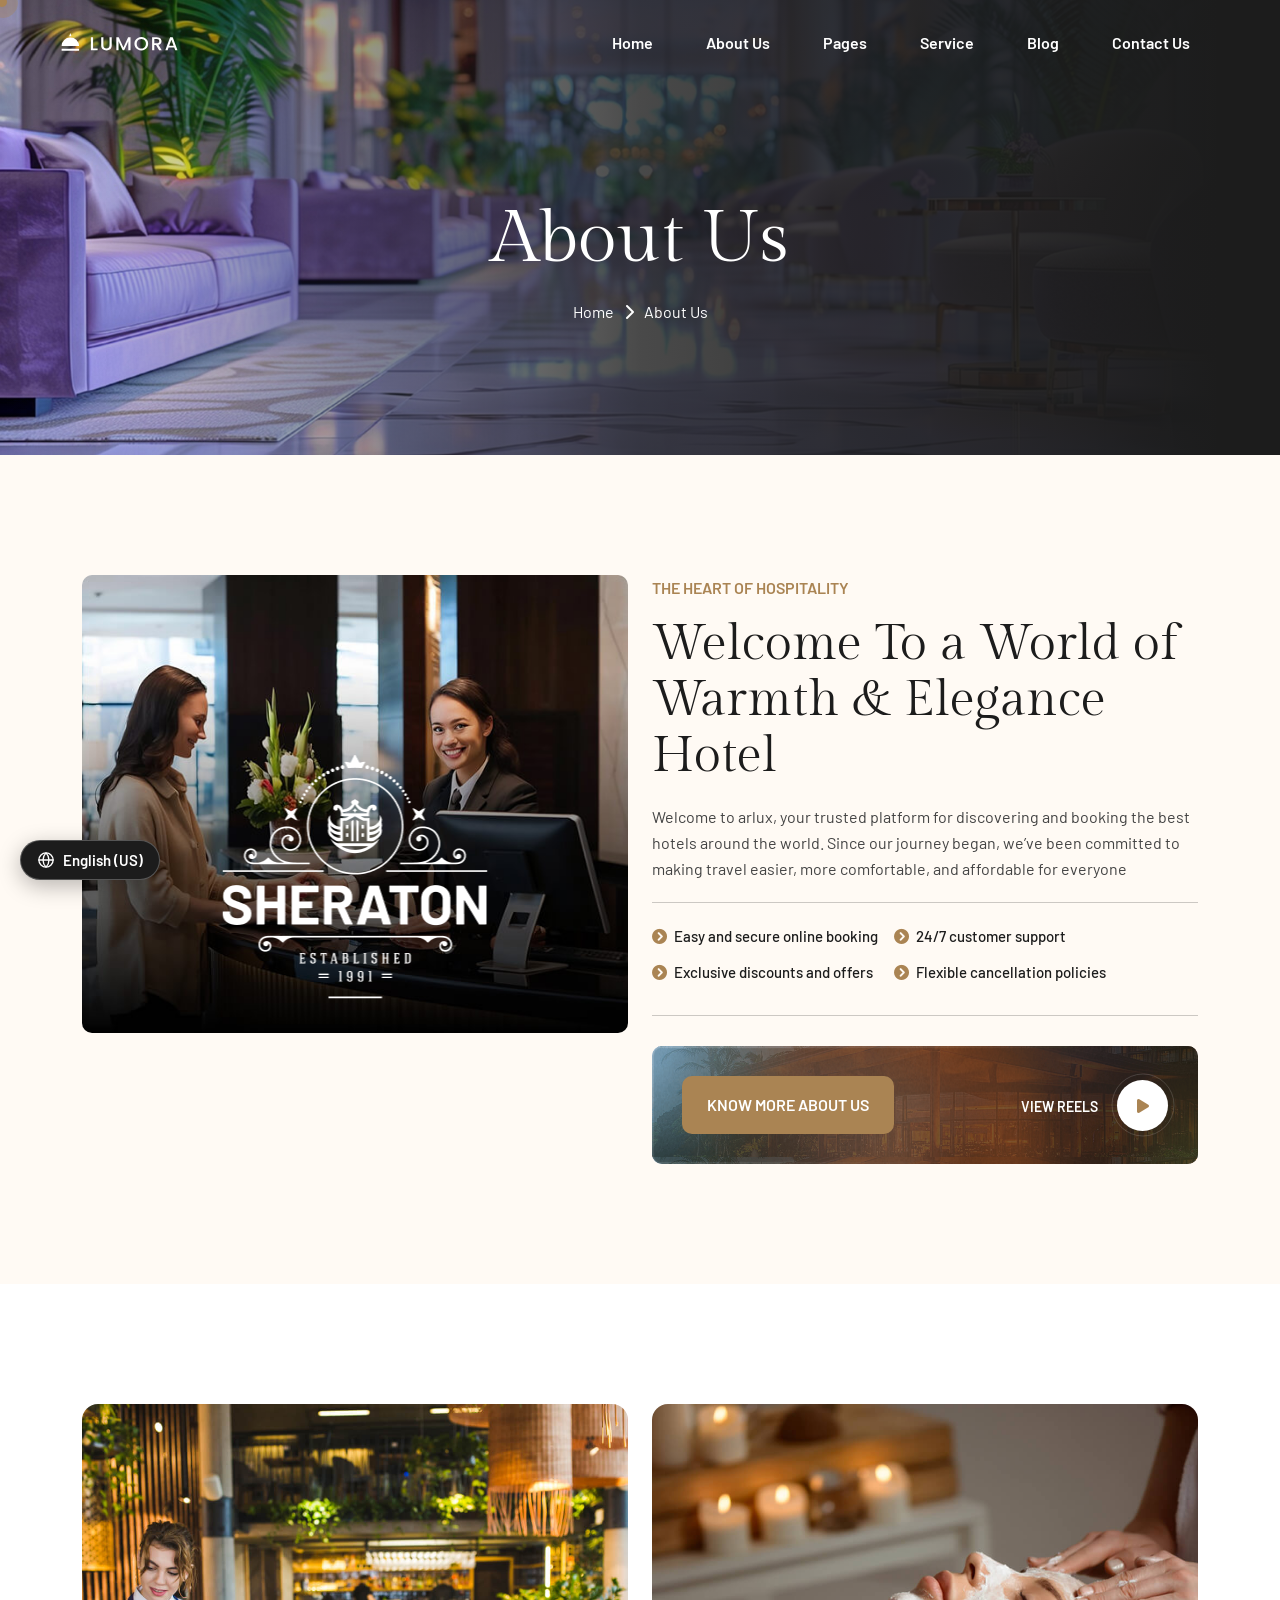
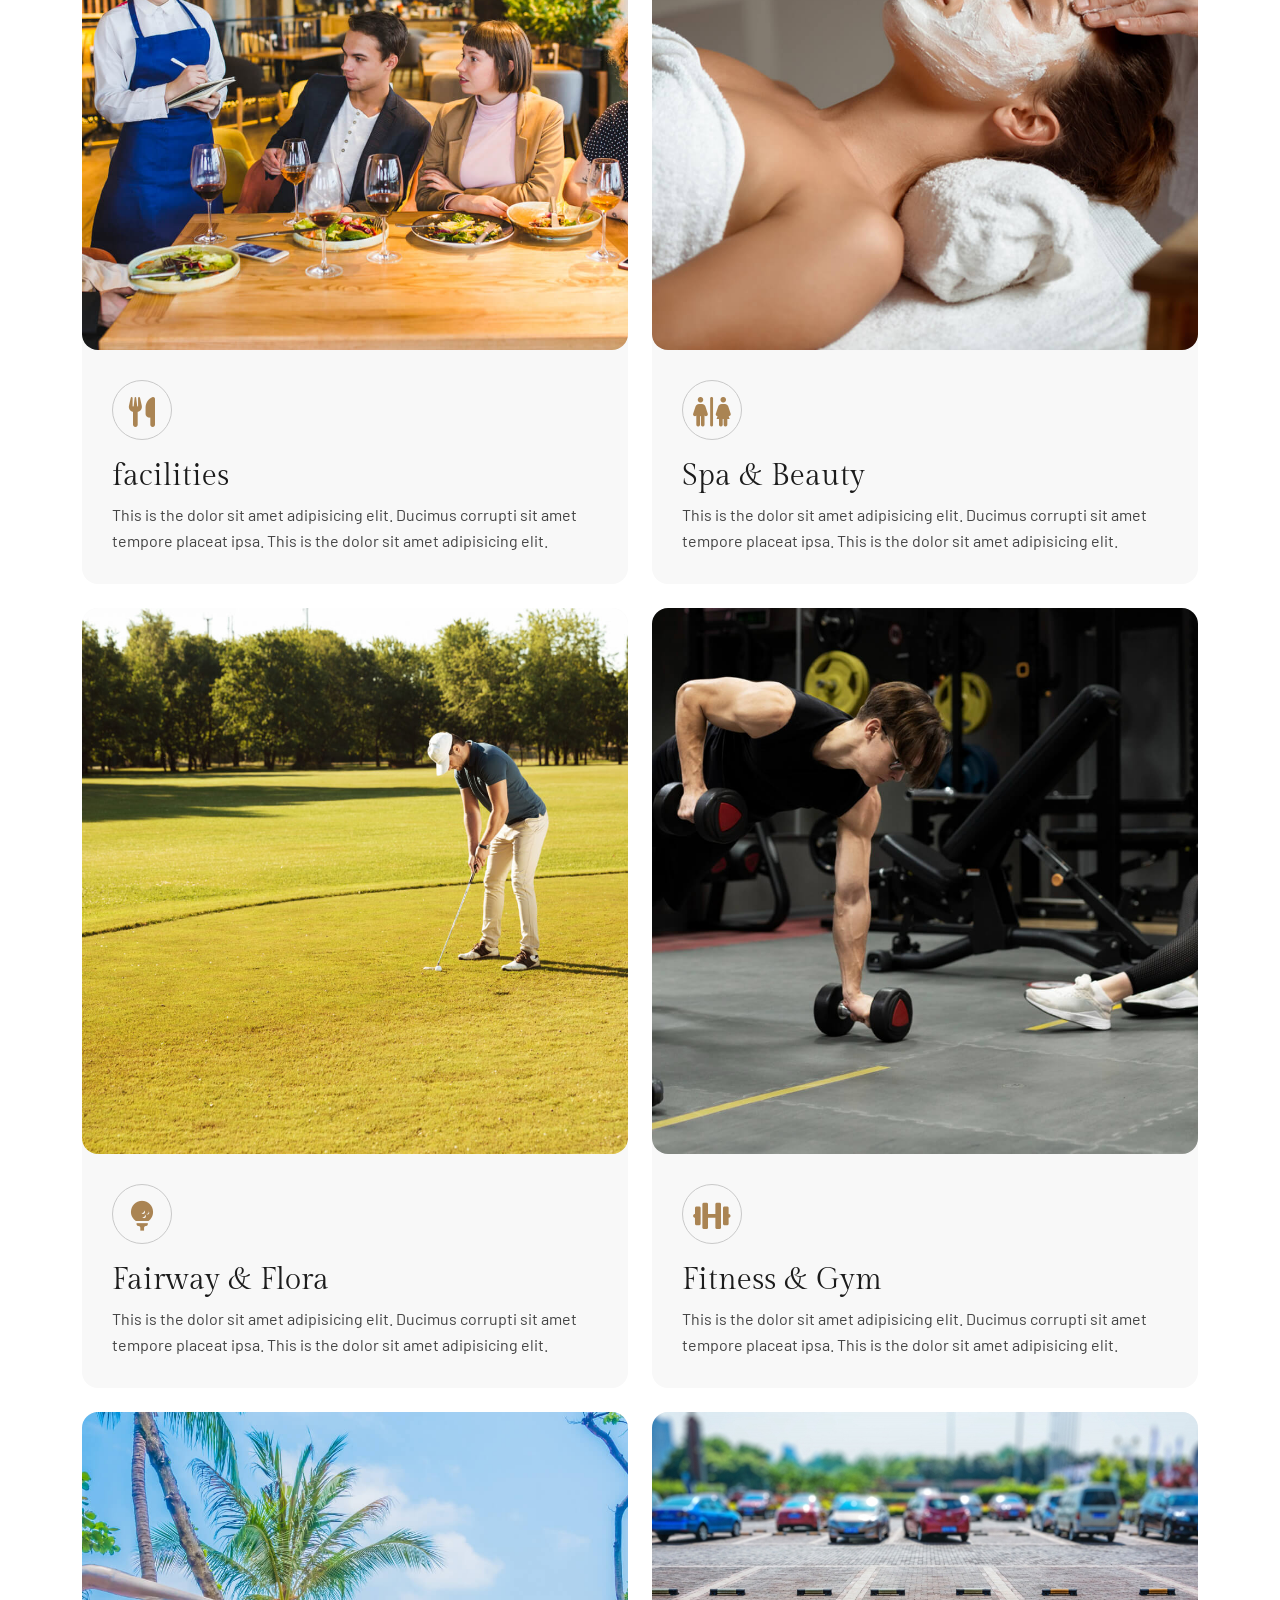
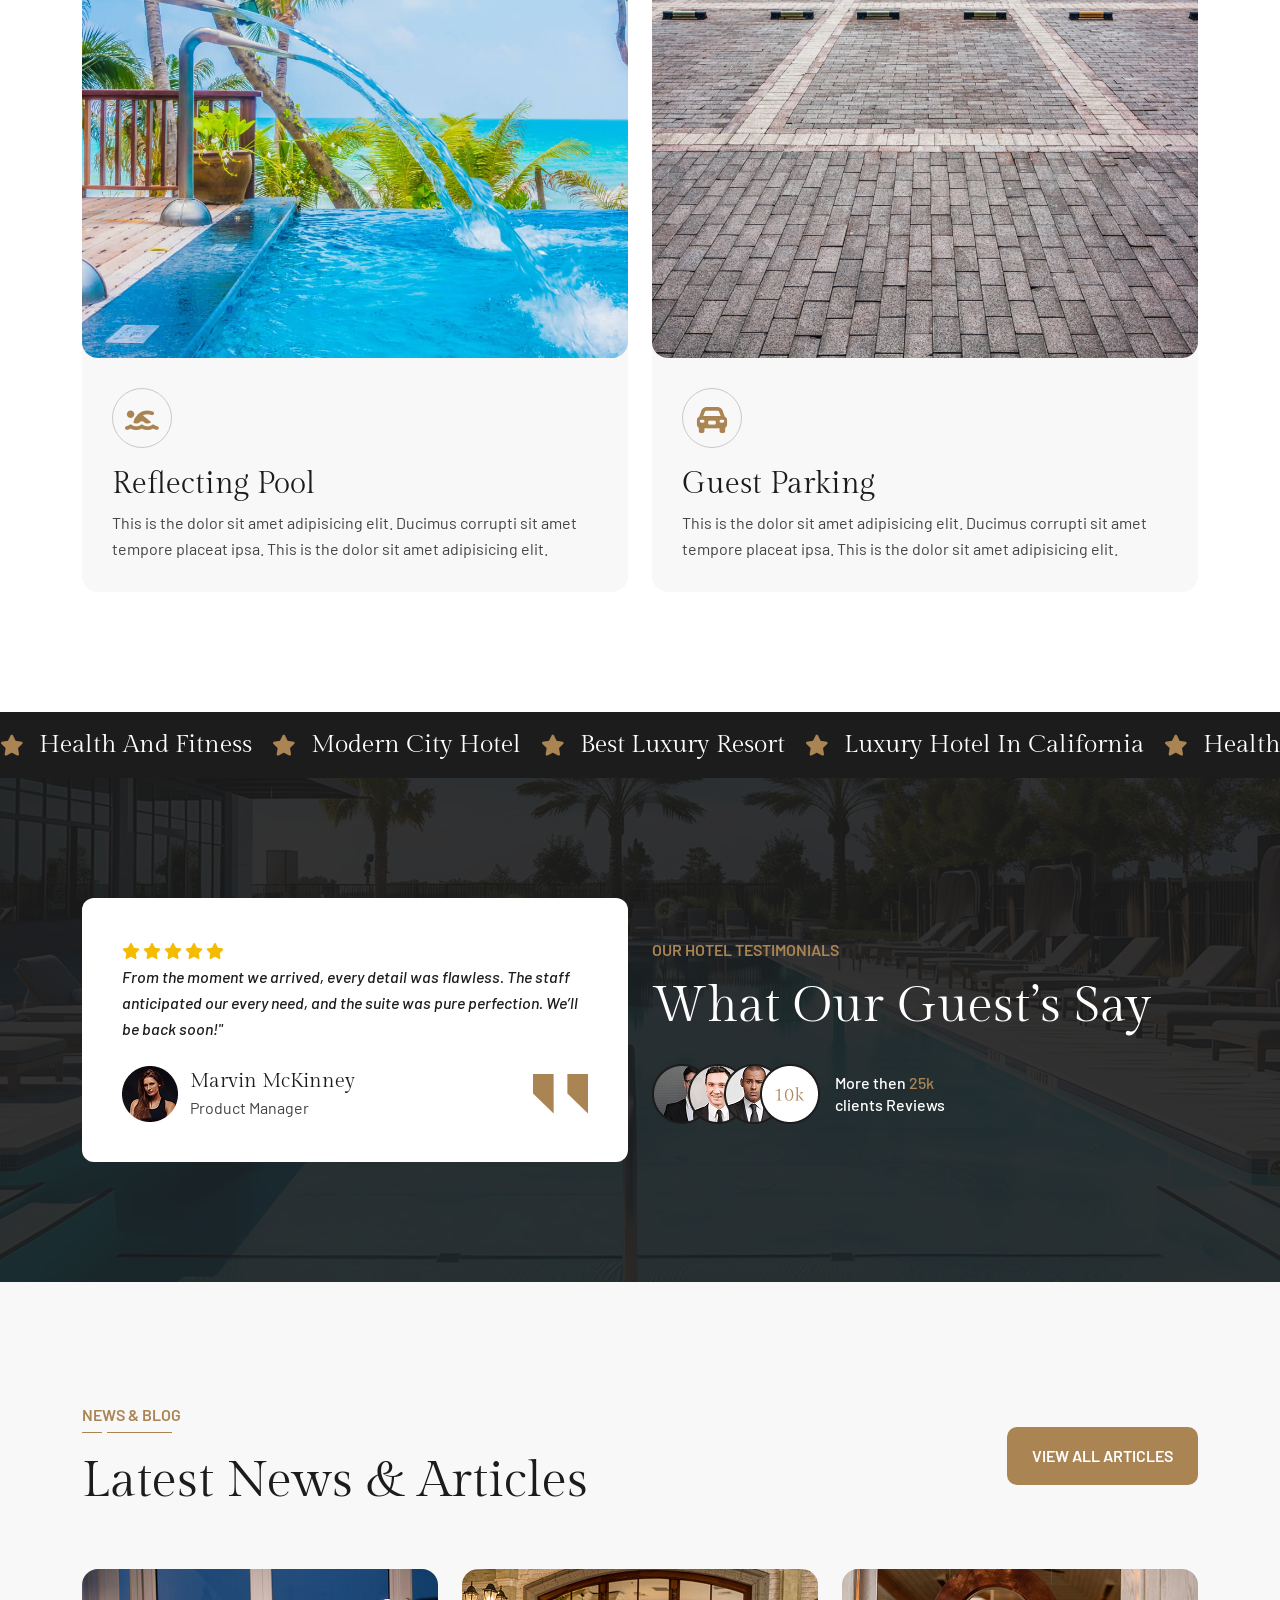
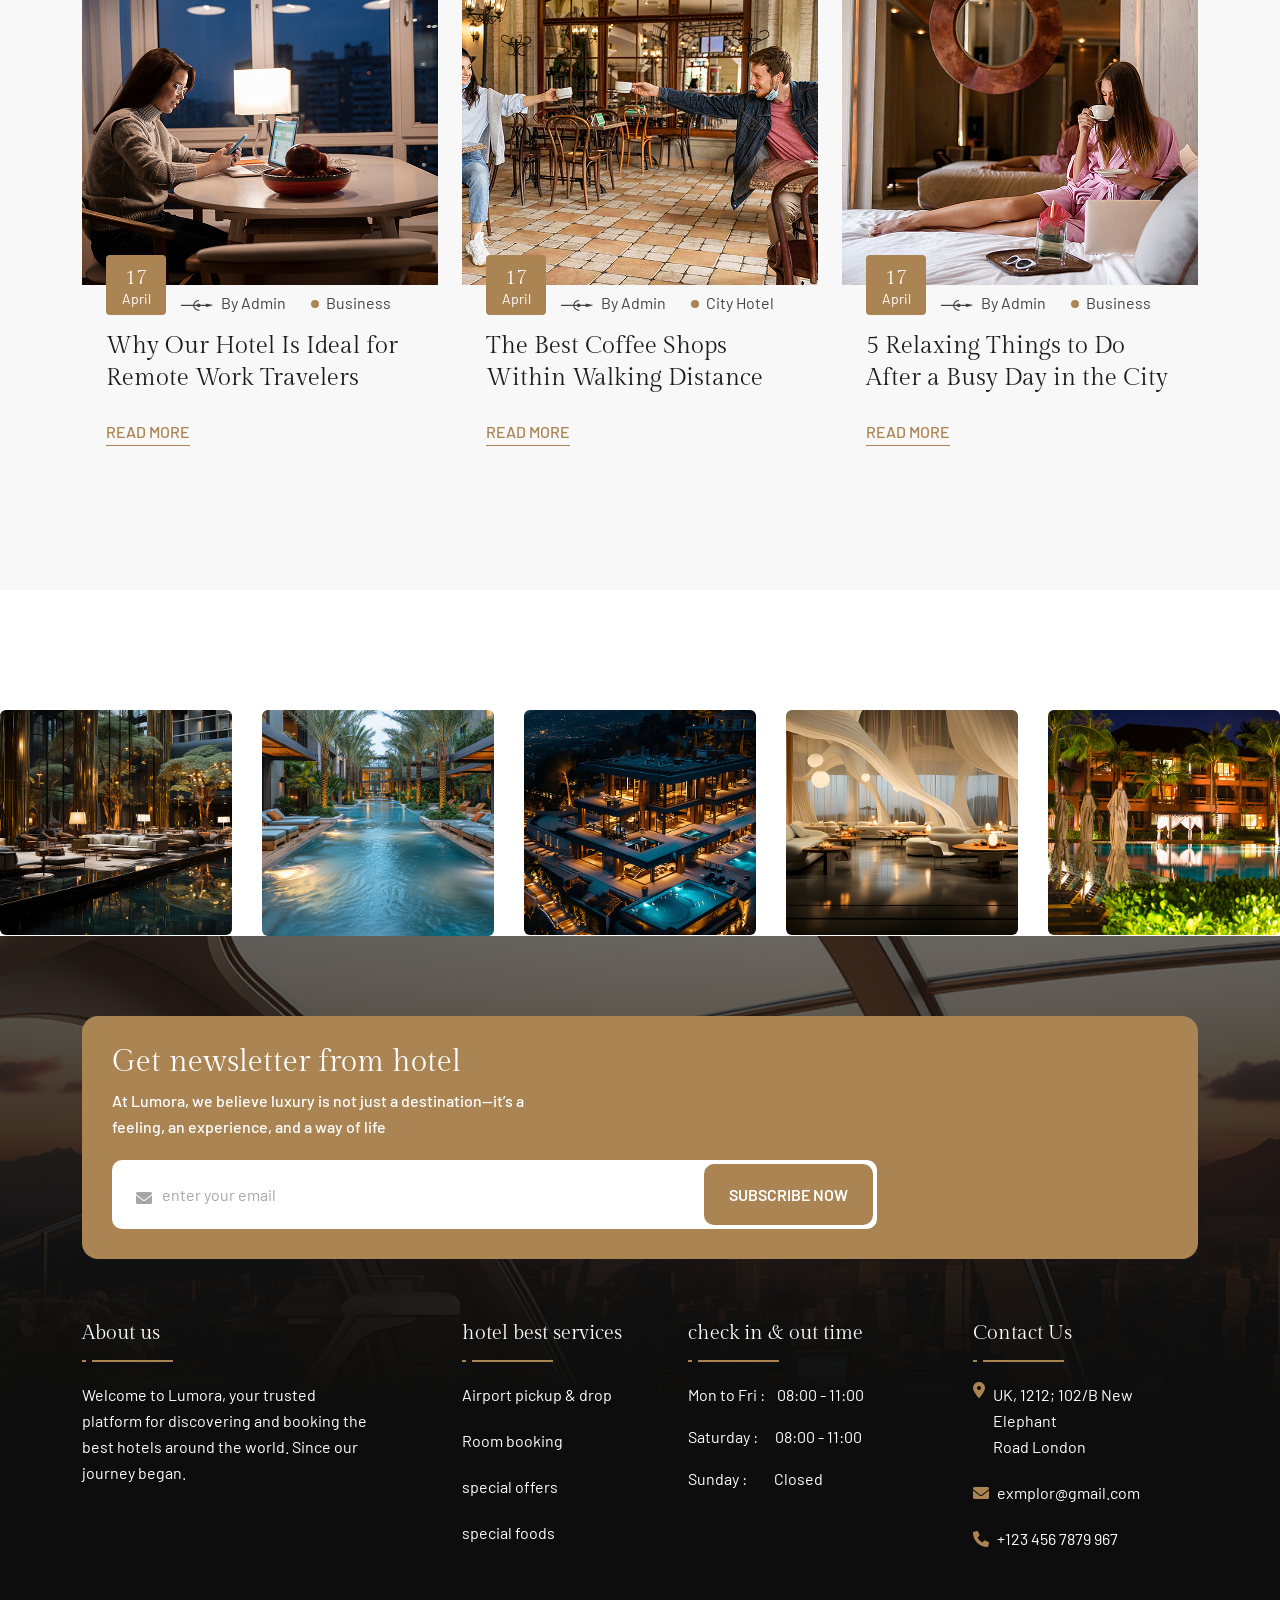
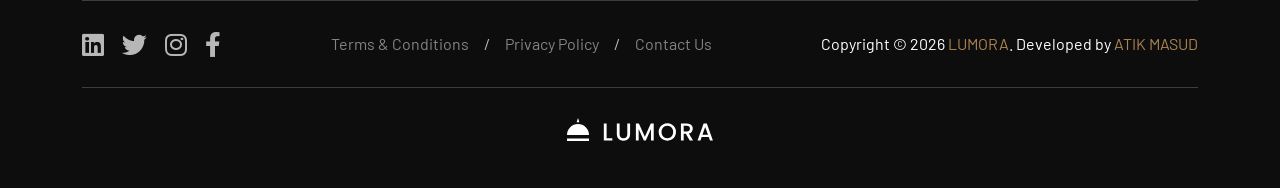
<file: about.html>
<!doctype html>
<html lang="en">
    <head>
        <meta charset="UTF-8" />
        <meta http-equiv="X-UA-Compatible" content="IE=edge" />
        <meta name="viewport" content="width=device-width, initial-scale=1" />
        <meta name="author" content="Atik Masud" />
        <meta name="description" content="Lumora - Hotel Booking" />
        <title>Lumora - Hotel Booking</title>
        <link rel="shortcut icon" href="assets/img/favicon.svg" />
        <link rel="stylesheet" href="assets/css/bootstrap.min.css" />
        <link rel="stylesheet" href="assets/css/all.min.css" />
        <link rel="stylesheet" href="assets/css/animate.css" />
        <link rel="stylesheet" href="assets/css/magnific-popup.css" />
        <link rel="stylesheet" href="assets/css/mousecursor.css" />
        <link rel="stylesheet" href="assets/css/meanmenu.css" />
        <link rel="stylesheet" href="assets/css/odometer.css" />
        <link rel="stylesheet" href="assets/css/swiper-bundle.min.css" />
        <link rel="stylesheet" href="assets/css/nice-select.css" />
        <link rel="stylesheet" href="assets/css/main.css" />
        <link rel="stylesheet" href="assets/css/i18n.css" />
    </head>
    <body>
        <div id="preloader">
            <div class="preloader-content">
                <img src="assets/img/logo/black-logo.svg" alt="Hotel Logo" class="preloader-logo" />
                <div class="spinner"></div>
                <p>Booking your experience...</p>
            </div>
        </div>
        <button id="back-top" class="back-to-top show">
            <i class="fa-regular fa-arrow-up"></i>
        </button>
        <div class="mouseCursor cursor-outer"></div>
        <div class="mouseCursor cursor-inner"></div>
        <div class="fix-area">
            <div class="offcanvas__info">
                <div class="offcanvas__wrapper">
                    <div class="offcanvas__content">
                        <div class="offcanvas__top mb-5 d-flex justify-content-between align-items-center">
                            <div class="offcanvas__logo">
                                <a href="index.html">
                                    <img src="assets/img/logo/black-logo.svg" alt="logo-img" />
                                </a>
                            </div>
                            <div class="offcanvas__close">
                                <button>
                                    <i class="fas fa-times"></i>
                                </button>
                            </div>
                        </div>
                        <p class="text d-none d-xl-block">
                            Nullam dignissim, ante scelerisque the is euismod fermentum odio sem semper the is erat, a
                            feugiat leo urna eget eros. Duis Aenean a imperdiet risus.
                        </p>
                        <div class="mobile-menu fix mb-3"></div>
                        <div class="offcanvas__contact d-xl-block">
                            <h4 class="d-xl-block">Contact Info</h4>
                            <ul class="d-xl-block">
                                <li class="d-flex align-items-center">
                                    <div class="offcanvas__contact-icon">
                                        <i class="fal fa-map-marker-alt"></i>
                                    </div>
                                    <div class="offcanvas__contact-text">
                                        <a target="_blank" href="#">Main Street, Melbourne, Australia</a>
                                    </div>
                                </li>
                                <li class="d-flex align-items-center">
                                    <div class="offcanvas__contact-icon mr-15">
                                        <i class="fal fa-envelope"></i>
                                    </div>
                                    <div class="offcanvas__contact-text">
                                        <a href="mailto:info@example.com"
                                            ><span class="mailto:info@example.com">info@example.com</span></a
                                        >
                                    </div>
                                </li>
                                <li class="d-flex align-items-center">
                                    <div class="offcanvas__contact-icon mr-15">
                                        <i class="fal fa-clock"></i>
                                    </div>
                                    <div class="offcanvas__contact-text">
                                        <a target="_blank" href="#">Mod-friday, 09am -05pm</a>
                                    </div>
                                </li>
                                <li class="d-flex align-items-center">
                                    <div class="offcanvas__contact-icon mr-15">
                                        <i class="far fa-phone"></i>
                                    </div>
                                    <div class="offcanvas__contact-text">
                                        <a href="tel:+11002345909">+11002345909</a>
                                    </div>
                                </li>
                            </ul>
                            <div class="social-icon d-flex align-items-center">
                                <a href="#"><i class="fab fa-facebook-f"></i></a>
                                <a href="#"><i class="fab fa-twitter"></i></a>
                                <a href="#"><i class="fab fa-youtube"></i></a>
                                <a href="#"><i class="fab fa-linkedin-in"></i></a>
                            </div>
                        </div>
                    </div>
                </div>
            </div>
        </div>
        <div class="offcanvas__overlay"></div>
        <div class="header-top-section-3 style-bg">
            <div class="container-fluid">
                <div class="header-top-wrapper-3 style-inner">
                    <div class="header-left">
                        <ul class="list">
                            <li>
                                <i class="fa-solid fa-phone"></i>
                                <a href="tel:+093783575222">+09 378 357 5222</a>
                            </li>
                            <li>/</li>
                            <li>
                                <i class="fa-solid fa-envelope"></i>
                                <a href="mailto:info@example.com">info@example.com</a>
                            </li>
                            <li>/</li>
                            <li>
                                <i class="fa-solid fa-location-dot"></i>
                                Elgin Street, 6391, Celina, Delaware
                            </li>
                        </ul>
                    </div>
                    <div class="social-icon">
                        <a href="#"><i class="fa-brands fa-linkedin"></i></a>
                        <a href="#"><i class="fa-brands fa-twitter"></i></a>
                        <a href="#"><i class="fa-brands fa-instagram"></i></a>
                        <a href="#"><i class="fa-brands fa-facebook-f"></i></a>
                    </div>
                </div>
            </div>
        </div>
        <header id="header-sticky" class="header-1 header-3">
            <div class="container-fluid">
                <div class="mega-menu-wrapper">
                    <div class="header-main">
                        <div class="header-left">
                            <div class="logo">
                                <a href="index.html" class="header-logo">
                                    <img src="assets/img/logo/white-logo.svg" alt="logo-img" />
                                </a>
                                <a href="index.html" class="header-logo-2">
                                    <img src="assets/img/logo/black-logo.svg" alt="logo-img" />
                                </a>
                            </div>
                        </div>
                        <div class="header-right style-3 d-flex justify-content-end align-items-center">
                            <div class="mean__menu-wrapper">
                                <div class="main-menu">
                                    <nav id="mobile-menu">
                                        <ul>
                                            <li><a href="index.html">Home</a></li>
                                            <li>
                                                <a href="about.html">About Us</a>
                                            </li>
                                            <li class="has-dropdown">
                                                <a href="news-details.html"> Pages </a>
                                                <ul class="submenu">
                                                    <li class="has-dropdown">
                                                        <a href="room-details.html">
                                                            Room
                                                            <i class="fas fa-angle-right"></i>
                                                        </a>
                                                        <ul class="submenu">
                                                            <li><a href="room.html"> Our Room</a></li>
                                                            <li><a href="room-details.html">Room Details</a></li>
                                                        </ul>
                                                    </li>
                                                    <li><a href="facilitie.html">Hotel Facilities</a></li>
                                                    <li class="has-dropdown">
                                                        <a href="team-details.html">
                                                            Team
                                                            <i class="fas fa-angle-right"></i>
                                                        </a>
                                                        <ul class="submenu">
                                                            <li><a href="team.html">Our Team</a></li>
                                                            <li><a href="team-details.html">Team Details</a></li>
                                                        </ul>
                                                    </li>
                                                    <li><a href="testimonial.html">Our Testimonial</a></li>
                                                    <li><a href="404.html">404 Page</a></li>
                                                </ul>
                                            </li>
                                            <li>
                                                <a href="service-details.html"> Service </a>
                                                <ul class="submenu">
                                                    <li><a href="service.html">Our Service</a></li>
                                                    <li>
                                                        <a href="service-details.html">Service Details</a>
                                                    </li>
                                                </ul>
                                            </li>
                                            <li>
                                                <a href="news-details.html"> Blog </a>
                                                <ul class="submenu">
                                                    <li><a href="news-grid.html">Blog Grid</a></li>
                                                    <li><a href="news.html">Blog Standard</a></li>
                                                    <li><a href="news-details.html">Blog Details</a></li>
                                                </ul>
                                            </li>
                                            <li>
                                                <a href="contact.html">Contact Us</a>
                                            </li>
                                        </ul>
                                    </nav>
                                </div>
                            </div>
                            <div class="header-button">
                                <a href="contact.html" class="theme-btn style-3"> BOOK NOW </a>
                            </div>
                            <div class="header__hamburger d-xl-none my-auto">
                                <div class="sidebar__toggle">
                                    <i class="fas fa-bars"></i>
                                </div>
                            </div>
                        </div>
                    </div>
                </div>
            </div>
        </header>
        <div class="breadcrumb-wrapper bg-cover" style="background-image: url(&quot;assets/img/breadcrumb.jpg&quot;)">
            <div class="container">
                <div class="page-heading">
                    <div class="breadcrumb-sub-title">
                        <h1 class="text-white wow fadeInUp" data-wow-delay=".3s">About Us</h1>
                    </div>
                    <ul class="breadcrumb-items wow fadeInUp" data-wow-delay=".5s">
                        <li>
                            <a href="index.html"> Home </a>
                        </li>
                        <li>
                            <i class="fa-solid fa-chevron-right"></i>
                        </li>
                        <li>About Us</li>
                    </ul>
                </div>
            </div>
        </div>
        <section class="about-section section-padding fix section-bg">
            <div class="container">
                <div class="about-wrapper">
                    <div class="row g-4">
                        <div class="col-lg-6">
                            <div class="about-image">
                                <img src="assets/img/home-1/about/about-1.jpg" alt="img" />
                                <div class="shape">
                                    <img src="assets/img/home-1/about/shape.png" alt="img" />
                                </div>
                            </div>
                        </div>
                        <div class="col-lg-6">
                            <div class="about-content">
                                <div class="section-title mb-0">
                                    <span class="sub-title wow fadeInUp">The Heart of Hospitality</span>
                                    <h2 class="wow fadeInUp" data-wow-delay=".3s">
                                        Welcome To a World of <br />
                                        Warmth & Elegance Hotel
                                    </h2>
                                </div>
                                <p class="text wow fadeInUp" data-wow-delay=".3s">
                                    Welcome to arlux, your trusted platform for discovering and booking the best hotels
                                    around the world. Since our journey began, we’ve been committed to making travel
                                    easier, more comfortable, and affordable for everyone
                                </p>
                                <div class="list-item wow fadeInUp" data-wow-delay=".5s">
                                    <ul class="list">
                                        <li>
                                            <i class="fa-solid fa-circle-chevron-right"></i>
                                            Easy and secure online booking
                                        </li>
                                        <li>
                                            <i class="fa-solid fa-circle-chevron-right"></i>
                                            Exclusive discounts and offers
                                        </li>
                                    </ul>
                                    <ul class="list">
                                        <li>
                                            <i class="fa-solid fa-circle-chevron-right"></i>
                                            24/7 customer support
                                        </li>
                                        <li>
                                            <i class="fa-solid fa-circle-chevron-right"></i>
                                            Flexible cancellation policies
                                        </li>
                                    </ul>
                                </div>
                                <div
                                    class="hero-button-item wow fadeInUp"
                                    data-wow-delay=".3s bg-cover"
                                    style="background-image: url(assets/img/home-1/about/radial-bg.jpg)"
                                >
                                    <div class="top-shape">
                                        <img src="assets/img/home-1/about/bg-shape.png" alt="img" />
                                    </div>
                                    <a href="about.html" class="theme-btn">Know more about us</a>
                                    <span class="button-text">
                                        <span class="me-3 d-line">view reels</span>
                                        <a
                                            href="https://www.youtube.com/watch?v=Cn4G2lZ_g2I"
                                            class="video-btn ripple video-popup"
                                        >
                                            <i class="fa-solid fa-play"></i>
                                        </a>
                                    </span>
                                </div>
                            </div>
                        </div>
                    </div>
                </div>
            </div>
        </section>
        <section class="hotel-facilities-section section-padding fix">
            <div class="container">
                <div class="row g-4">
                    <div class="col-lg-6 wow fadeInLeft" data-wow-delay=".3s">
                        <div class="hotel-facilities-items">
                            <div class="facilities-image">
                                <img src="assets/img/home-1/room/faciliti-1.jpg" alt="img" />
                                <img src="assets/img/home-1/room/faciliti-1.jpg" alt="img" />
                            </div>
                            <div class="facilities-content">
                                <div class="icon">
                                    <i class="fa-solid fa-utensils"></i>
                                </div>
                                <h3>facilities</h3>
                                <p>
                                    This is the dolor sit amet adipisicing elit. Ducimus corrupti sit amet tempore
                                    placeat ipsa. This is the dolor sit amet adipisicing elit.
                                </p>
                            </div>
                        </div>
                    </div>
                    <div class="col-lg-6 wow fadeInRight" data-wow-delay=".5s">
                        <div class="hotel-facilities-items">
                            <div class="facilities-image">
                                <img src="assets/img/home-1/room/faciliti-2.jpg" alt="img" />
                                <img src="assets/img/home-1/room/faciliti-2.jpg" alt="img" />
                            </div>
                            <div class="facilities-content">
                                <div class="icon">
                                    <i class="fa-solid fa-restroom"></i>
                                </div>
                                <h3>Spa & Beauty</h3>
                                <p>
                                    This is the dolor sit amet adipisicing elit. Ducimus corrupti sit amet tempore
                                    placeat ipsa. This is the dolor sit amet adipisicing elit.
                                </p>
                            </div>
                        </div>
                    </div>
                    <div class="col-lg-6 wow fadeInLeft" data-wow-delay=".3s">
                        <div class="hotel-facilities-items">
                            <div class="facilities-image">
                                <img src="assets/img/home-1/room/faciliti-3.jpg" alt="img" />
                                <img src="assets/img/home-1/room/faciliti-3.jpg" alt="img" />
                            </div>
                            <div class="facilities-content">
                                <div class="icon">
                                    <i class="fa-solid fa-golf-ball-tee"></i>
                                </div>
                                <h3>Fairway & Flora</h3>
                                <p>
                                    This is the dolor sit amet adipisicing elit. Ducimus corrupti sit amet tempore
                                    placeat ipsa. This is the dolor sit amet adipisicing elit.
                                </p>
                            </div>
                        </div>
                    </div>
                    <div class="col-lg-6 wow fadeInRight" data-wow-delay=".5s">
                        <div class="hotel-facilities-items">
                            <div class="facilities-image">
                                <img src="assets/img/home-1/room/faciliti-4.jpg" alt="img" />
                                <img src="assets/img/home-1/room/faciliti-4.jpg" alt="img" />
                            </div>
                            <div class="facilities-content">
                                <div class="icon">
                                    <i class="fa-solid fa-dumbbell"></i>
                                </div>
                                <h3>Fitness & Gym</h3>
                                <p>
                                    This is the dolor sit amet adipisicing elit. Ducimus corrupti sit amet tempore
                                    placeat ipsa. This is the dolor sit amet adipisicing elit.
                                </p>
                            </div>
                        </div>
                    </div>
                    <div class="col-lg-6 wow fadeInLeft" data-wow-delay=".3s">
                        <div class="hotel-facilities-items">
                            <div class="facilities-image">
                                <img src="assets/img/home-1/room/faciliti-5.jpg" alt="img" />
                                <img src="assets/img/home-1/room/faciliti-5.jpg" alt="img" />
                            </div>
                            <div class="facilities-content">
                                <div class="icon">
                                    <i class="fa-solid fa-person-swimming"></i>
                                </div>
                                <h3>Reflecting Pool</h3>
                                <p>
                                    This is the dolor sit amet adipisicing elit. Ducimus corrupti sit amet tempore
                                    placeat ipsa. This is the dolor sit amet adipisicing elit.
                                </p>
                            </div>
                        </div>
                    </div>
                    <div class="col-lg-6 wow fadeInRight" data-wow-delay=".5s">
                        <div class="hotel-facilities-items">
                            <div class="facilities-image">
                                <img src="assets/img/home-1/room/faciliti-6.jpg" alt="img" />
                                <img src="assets/img/home-1/room/faciliti-6.jpg" alt="img" />
                            </div>
                            <div class="facilities-content">
                                <div class="icon">
                                    <i class="fa-solid fa-car-rear"></i>
                                </div>
                                <h3>Guest Parking</h3>
                                <p>
                                    This is the dolor sit amet adipisicing elit. Ducimus corrupti sit amet tempore
                                    placeat ipsa. This is the dolor sit amet adipisicing elit.
                                </p>
                            </div>
                        </div>
                    </div>
                </div>
            </div>
        </section>
        <div class="marque-section fix">
            <div class="scrolling-wrap">
                <div class="comm">
                    <div class="cmn-textslide"><i class="fa-sharp fa-solid fa-star"></i> Health and Fitness</div>
                    <div class="cmn-textslide"><i class="fa-sharp fa-solid fa-star"></i> Modern City Hotel</div>
                    <div class="cmn-textslide"><i class="fa-sharp fa-solid fa-star"></i> Best Luxury Resort</div>
                    <div class="cmn-textslide">
                        <i class="fa-sharp fa-solid fa-star"></i> Luxury Hotel in California
                    </div>
                    <div class="cmn-textslide"><i class="fa-sharp fa-solid fa-star"></i> Health and Fitness</div>
                    <div class="cmn-textslide"><i class="fa-sharp fa-solid fa-star"></i> Health and Fitness</div>
                </div>
                <div class="comm">
                    <div class="cmn-textslide"><i class="fa-sharp fa-solid fa-star"></i> Health and Fitness</div>
                    <div class="cmn-textslide"><i class="fa-sharp fa-solid fa-star"></i> Modern City Hotel</div>
                    <div class="cmn-textslide"><i class="fa-sharp fa-solid fa-star"></i> Best Luxury Resort</div>
                    <div class="cmn-textslide">
                        <i class="fa-sharp fa-solid fa-star"></i> Luxury Hotel in California
                    </div>
                    <div class="cmn-textslide"><i class="fa-sharp fa-solid fa-star"></i> Health and Fitness</div>
                    <div class="cmn-textslide"><i class="fa-sharp fa-solid fa-star"></i> Health and Fitness</div>
                </div>
                <div class="comm">
                    <div class="cmn-textslide"><i class="fa-sharp fa-solid fa-star"></i> Health and Fitness</div>
                    <div class="cmn-textslide"><i class="fa-sharp fa-solid fa-star"></i> Modern City Hotel</div>
                    <div class="cmn-textslide"><i class="fa-sharp fa-solid fa-star"></i> Best Luxury Resort</div>
                    <div class="cmn-textslide">
                        <i class="fa-sharp fa-solid fa-star"></i> Luxury Hotel in California
                    </div>
                    <div class="cmn-textslide"><i class="fa-sharp fa-solid fa-star"></i> Health and Fitness</div>
                    <div class="cmn-textslide"><i class="fa-sharp fa-solid fa-star"></i> Health and Fitness</div>
                </div>
            </div>
        </div>
        <section
            class="testimonial-section style-inn section-padding fix bg-cover"
            style="background-image: url(assets/img/home-1/testimonial/bg.jpg)"
        >
            <div class="container">
                <div class="testimonial-wrapper style-inner">
                    <div class="row g-4 align-items-center">
                        <div class="col-lg-6">
                            <div class="testimonial-card-item scale-animation">
                                <div class="swiper testimonial-slider">
                                    <div class="swiper-wrapper">
                                        <div class="swiper-slide">
                                            <div class="content">
                                                <div class="star">
                                                    <i class="fa-solid fa-star"></i>
                                                    <i class="fa-solid fa-star"></i>
                                                    <i class="fa-solid fa-star"></i>
                                                    <i class="fa-solid fa-star"></i>
                                                    <i class="fa-solid fa-star"></i>
                                                </div>
                                                <p>
                                                    From the moment we arrived, every detail was flawless. The staff
                                                    anticipated our every need, and the suite was pure perfection. We’ll
                                                    be back soon!"
                                                </p>
                                                <div class="client-info-item">
                                                    <div class="info-item">
                                                        <img src="assets/img/home-1/testimonial/01.png" alt="img" />
                                                        <div class="content">
                                                            <h5>Marvin McKinney</h5>
                                                            <span>Product Manager</span>
                                                        </div>
                                                    </div>
                                                    <div class="quate-image">
                                                        <img src="assets/img/home-1/icon/07.svg" alt="img" />
                                                    </div>
                                                </div>
                                            </div>
                                        </div>
                                        <div class="swiper-slide">
                                            <div class="content">
                                                <div class="star">
                                                    <i class="fa-solid fa-star"></i>
                                                    <i class="fa-solid fa-star"></i>
                                                    <i class="fa-solid fa-star"></i>
                                                    <i class="fa-solid fa-star"></i>
                                                    <i class="fa-solid fa-star"></i>
                                                </div>
                                                <p>
                                                    From the moment we arrived, every detail was flawless. The staff
                                                    anticipated our every need, and the suite was pure perfection. We’ll
                                                    be back soon!"
                                                </p>
                                                <div class="client-info-item">
                                                    <div class="info-item">
                                                        <img src="assets/img/home-1/testimonial/01.png" alt="img" />
                                                        <div class="content">
                                                            <h5>Marvin McKinney</h5>
                                                            <span>Product Manager</span>
                                                        </div>
                                                    </div>
                                                    <div class="quate-image">
                                                        <img src="assets/img/home-1/icon/07.svg" alt="img" />
                                                    </div>
                                                </div>
                                            </div>
                                        </div>
                                    </div>
                                </div>
                            </div>
                        </div>
                        <div class="col-lg-6">
                            <div class="testimonial-content">
                                <div class="section-title mb-0">
                                    <span class="sub-title wow fadeInUp">our hotel testimonials</span>
                                    <h2 class="text-white wow fadeInUp" data-wow-delay=".3s">What Our Guest’s Say</h2>
                                </div>
                                <div class="client-item">
                                    <div class="group-image">
                                        <img src="assets/img/home-1/testimonial/group.png" alt="img" />
                                    </div>
                                    <h6>
                                        More then <span class="odometer" data-count="25">00</span><b>k</b> <br />
                                        clients Reviews
                                    </h6>
                                </div>
                            </div>
                        </div>
                    </div>
                </div>
            </div>
        </section>
        <section class="news-section-2 section-padding fix news-bg">
            <div class="container">
                <div class="section-title-area">
                    <div class="section-title">
                        <span class="sub-title sub-title-2 wow fadeInUp">news & blog</span>
                        <h2 class="wow fadeInUp" data-wow-delay=".3s">Latest News & Articles</h2>
                    </div>
                    <a href="news-grid.html" class="theme-btn wow fadeInUp" data-wow-delay=".4s">VIEW ALL ARTICLES</a>
                </div>
                <div class="row">
                    <div class="col-xl-4 col-lg-6 col-md-6">
                        <div class="news-card-items-2">
                            <div class="news-image">
                                <img src="assets/img/home-2/news/01.jpg" alt="img" />
                                <div class="post-box">
                                    <h4>17<br /><span>April</span></h4>
                                </div>
                            </div>
                            <div class="news-content">
                                <ul class="news-meta">
                                    <li>
                                        <img src="assets/img/home-2/arrow.png" alt="img" />
                                        By Admin
                                    </li>
                                    <li class="style-2">Business</li>
                                </ul>
                                <h4>
                                    <a href="news-details.html"> Why Our Hotel Is Ideal for Remote Work Travelers </a>
                                </h4>
                                <a href="news-details.html" class="link-btn">READ MORE</a>
                            </div>
                        </div>
                    </div>
                    <div class="col-xl-4 col-lg-6 col-md-6">
                        <div class="news-card-items-2">
                            <div class="news-image">
                                <img src="assets/img/home-2/news/02.jpg" alt="img" />
                                <div class="post-box">
                                    <h4>17<br /><span>April</span></h4>
                                </div>
                            </div>
                            <div class="news-content">
                                <ul class="news-meta">
                                    <li>
                                        <img src="assets/img/home-2/arrow.png" alt="img" />
                                        By Admin
                                    </li>
                                    <li class="style-2">City Hotel</li>
                                </ul>
                                <h4>
                                    <a href="news-details.html"> The Best Coffee Shops Within Walking Distance </a>
                                </h4>
                                <a href="news-details.html" class="link-btn">READ MORE</a>
                            </div>
                        </div>
                    </div>
                    <div class="col-xl-4 col-lg-6 col-md-6">
                        <div class="news-card-items-2">
                            <div class="news-image">
                                <img src="assets/img/home-2/news/03.jpg" alt="img" />
                                <div class="post-box">
                                    <h4>17<br /><span>April</span></h4>
                                </div>
                            </div>
                            <div class="news-content">
                                <ul class="news-meta">
                                    <li>
                                        <img src="assets/img/home-2/arrow.png" alt="img" />
                                        By Admin
                                    </li>
                                    <li class="style-2">Business</li>
                                </ul>
                                <h4>
                                    <a href="news-details.html">
                                        5 Relaxing Things to Do After a Busy Day in the City
                                    </a>
                                </h4>
                                <a href="news-details.html" class="link-btn">READ MORE</a>
                            </div>
                        </div>
                    </div>
                </div>
            </div>
        </section>
        <div class="instagram-section-2 section-padding pb-0 fix">
            <div class="swiper instagram-banner-slider">
                <div class="swiper-wrapper">
                    <div class="swiper-slide">
                        <div class="instagram-banner-items">
                            <div class="banner-image">
                                <img src="assets/img/home-1/instagram/01.jpg" alt="insta-img" />
                                <a href="index.html" class="icon">
                                    <i class="fa-brands fa-instagram"></i>
                                </a>
                            </div>
                        </div>
                    </div>
                    <div class="swiper-slide">
                        <div class="instagram-banner-items">
                            <div class="banner-image">
                                <img src="assets/img/home-1/instagram/02.jpg" alt="insta-img" />
                                <a href="index.html" class="icon">
                                    <i class="fa-brands fa-instagram"></i>
                                </a>
                            </div>
                        </div>
                    </div>
                    <div class="swiper-slide">
                        <div class="instagram-banner-items">
                            <div class="banner-image">
                                <img src="assets/img/home-1/instagram/03.jpg" alt="insta-img" />
                                <a href="index.html" class="icon">
                                    <i class="fa-brands fa-instagram"></i>
                                </a>
                            </div>
                        </div>
                    </div>
                    <div class="swiper-slide">
                        <div class="instagram-banner-items">
                            <div class="banner-image">
                                <img src="assets/img/home-1/instagram/04.jpg" alt="insta-img" />
                                <a href="index.html" class="icon">
                                    <i class="fa-brands fa-instagram"></i>
                                </a>
                            </div>
                        </div>
                    </div>
                    <div class="swiper-slide">
                        <div class="instagram-banner-items">
                            <div class="banner-image">
                                <img src="assets/img/home-1/instagram/05.jpg" alt="insta-img" />
                                <a href="index.html" class="icon">
                                    <i class="fa-brands fa-instagram"></i>
                                </a>
                            </div>
                        </div>
                    </div>
                    <div class="swiper-slide">
                        <div class="instagram-banner-items">
                            <div class="banner-image">
                                <img src="assets/img/home-1/instagram/06.jpg" alt="insta-img" />
                                <a href="index.html" class="icon">
                                    <i class="fa-brands fa-instagram"></i>
                                </a>
                            </div>
                        </div>
                    </div>
                </div>
            </div>
        </div>
        <footer class="footer-section fix bg-cover" style="background-image: url(assets/img/home-1/footer.jpg)">
            <div class="container">
                <div class="footer-newsletter">
                    <div class="newsletter-content">
                        <h3>Get newsletter from hotel</h3>
                        <p>
                            At Lumora, we believe luxury is not just a destination—it’s a feeling, an experience, and a
                            way of life
                        </p>
                    </div>
                    <form action="#">
                        <div class="form-clt">
                            <i class="fa-solid fa-envelope"></i>
                            <input type="text" name="email" id="email" placeholder="enter your email" />
                            <button type="submit" class="theme-btn">subscribe now</button>
                        </div>
                    </form>
                </div>
                <div class="footer-widget-wrapper">
                    <div class="row">
                        <div class="col-xl-4 col-md-6 col-lg-3 wow fadeInUp" data-wow-delay=".2s">
                            <div class="single-footer-widget">
                                <div class="widget-title">
                                    <h5>About us</h5>
                                </div>
                                <div class="footer-content">
                                    <p>
                                        Welcome to Lumora, your trusted platform for discovering and booking the best
                                        hotels around the world. Since our journey began.
                                    </p>
                                </div>
                            </div>
                        </div>
                        <div class="col-xl-2 col-md-6 col-lg-3 wow fadeInUp" data-wow-delay=".4s">
                            <div class="single-footer-widget">
                                <div class="widget-title">
                                    <h5>hotel best services</h5>
                                </div>
                                <ul class="list">
                                    <li>
                                        <a href="service-details.html">Airport pickup & drop</a>
                                    </li>
                                    <li>
                                        <a href="service-details.html">Room booking</a>
                                    </li>
                                    <li>
                                        <a href="service-details.html">special offers</a>
                                    </li>
                                    <li>
                                        <a href="service-details.html">special foods</a>
                                    </li>
                                </ul>
                            </div>
                        </div>
                        <div class="col-xl-3 ps-lg-5 col-md-6 col-lg-3 wow fadeInUp" data-wow-delay=".6s">
                            <div class="single-footer-widget">
                                <div class="widget-title">
                                    <h5>check in & out time</h5>
                                </div>
                                <ul class="date-list">
                                    <li>Mon to Fri : <span class="style-1">08:00 - 11:00</span></li>
                                    <li>Saturday : <span>08:00 - 11:00</span></li>
                                    <li>Sunday : <span class="style-3">Closed</span></li>
                                </ul>
                            </div>
                        </div>
                        <div class="col-xl-3 ps-lg-5 col-md-6 col-lg-3 wow fadeInUp" data-wow-delay=".8s">
                            <div class="single-footer-widget">
                                <div class="widget-title">
                                    <h5>Contact Us</h5>
                                </div>
                                <ul class="contact-item">
                                    <li>
                                        <i class="fa-solid fa-location-dot"></i>
                                        UK, 1212; 102/B New Elephant <br />
                                        Road London
                                    </li>
                                    <li class="style-2">
                                        <i class="fa-solid fa-envelope"></i>
                                        <a href="mailto:exmplor@gmail.com">exmplor@gmail.com</a>
                                    </li>
                                    <li class="style-2">
                                        <i class="fa-solid fa-phone"></i>
                                        <a href="tel:+1234567879967">+123 456 7879 967</a>
                                    </li>
                                </ul>
                            </div>
                        </div>
                    </div>
                </div>
                <div class="footer-bottom">
                    <div class="footer-wrapper">
                        <div class="social-icon wow fadeInLeft" data-wow-delay=".3s">
                            <a href="#"><i class="fa-brands fa-linkedin"></i></a>
                            <a href="#"><i class="fa-brands fa-twitter"></i></a>
                            <a href="#"><i class="fa-brands fa-instagram"></i></a>
                            <a href="#"><i class="fa-brands fa-facebook-f"></i></a>
                        </div>
                        <ul class="footer-list wow fadeInUp" data-wow-delay=".5s">
                            <li>
                                <a href="contact.html">Terms & Conditions</a>
                            </li>
                            <li>/</li>
                            <li>
                                <a href="contact.html">Privacy Policy</a>
                            </li>
                            <li>/</li>
                            <li>
                                <a href="contact.html">Contact Us</a>
                            </li>
                        </ul>
                        <p class="wow fadeInRight" data-wow-delay=".7s">
                            Copyright © 2026 <span>Lumora</span>. Developed by <span>Atik Masud</span>
                        </p>
                    </div>
                    <a href="index.html" class="footer-logo wow fadeInUp" data-wow-delay=".3s">
                        <img src="assets/img/logo/white-logo.svg" alt="img" />
                    </a>
                </div>
            </div>
        </footer>
        <script src="assets/js/jquery-3.7.1.min.js"></script>
        <script src="assets/js/bootstrap.bundle.min.js"></script>
        <script src="assets/js/jquery.nice-select.min.js"></script>
        <script src="assets/js/swiper-bundle.min.js"></script>
        <script src="assets/js/jquery.meanmenu.min.js"></script>
        <script src="assets/js/jquery.magnific-popup.min.js"></script>
        <script src="assets/js/wow.min.js"></script>
        <script src="assets/js/main.js"></script>
        <script src="assets/js/i18n-data.js"></script>
        <script src="assets/js/i18n.js"></script>
    </body>
</html>
</file>
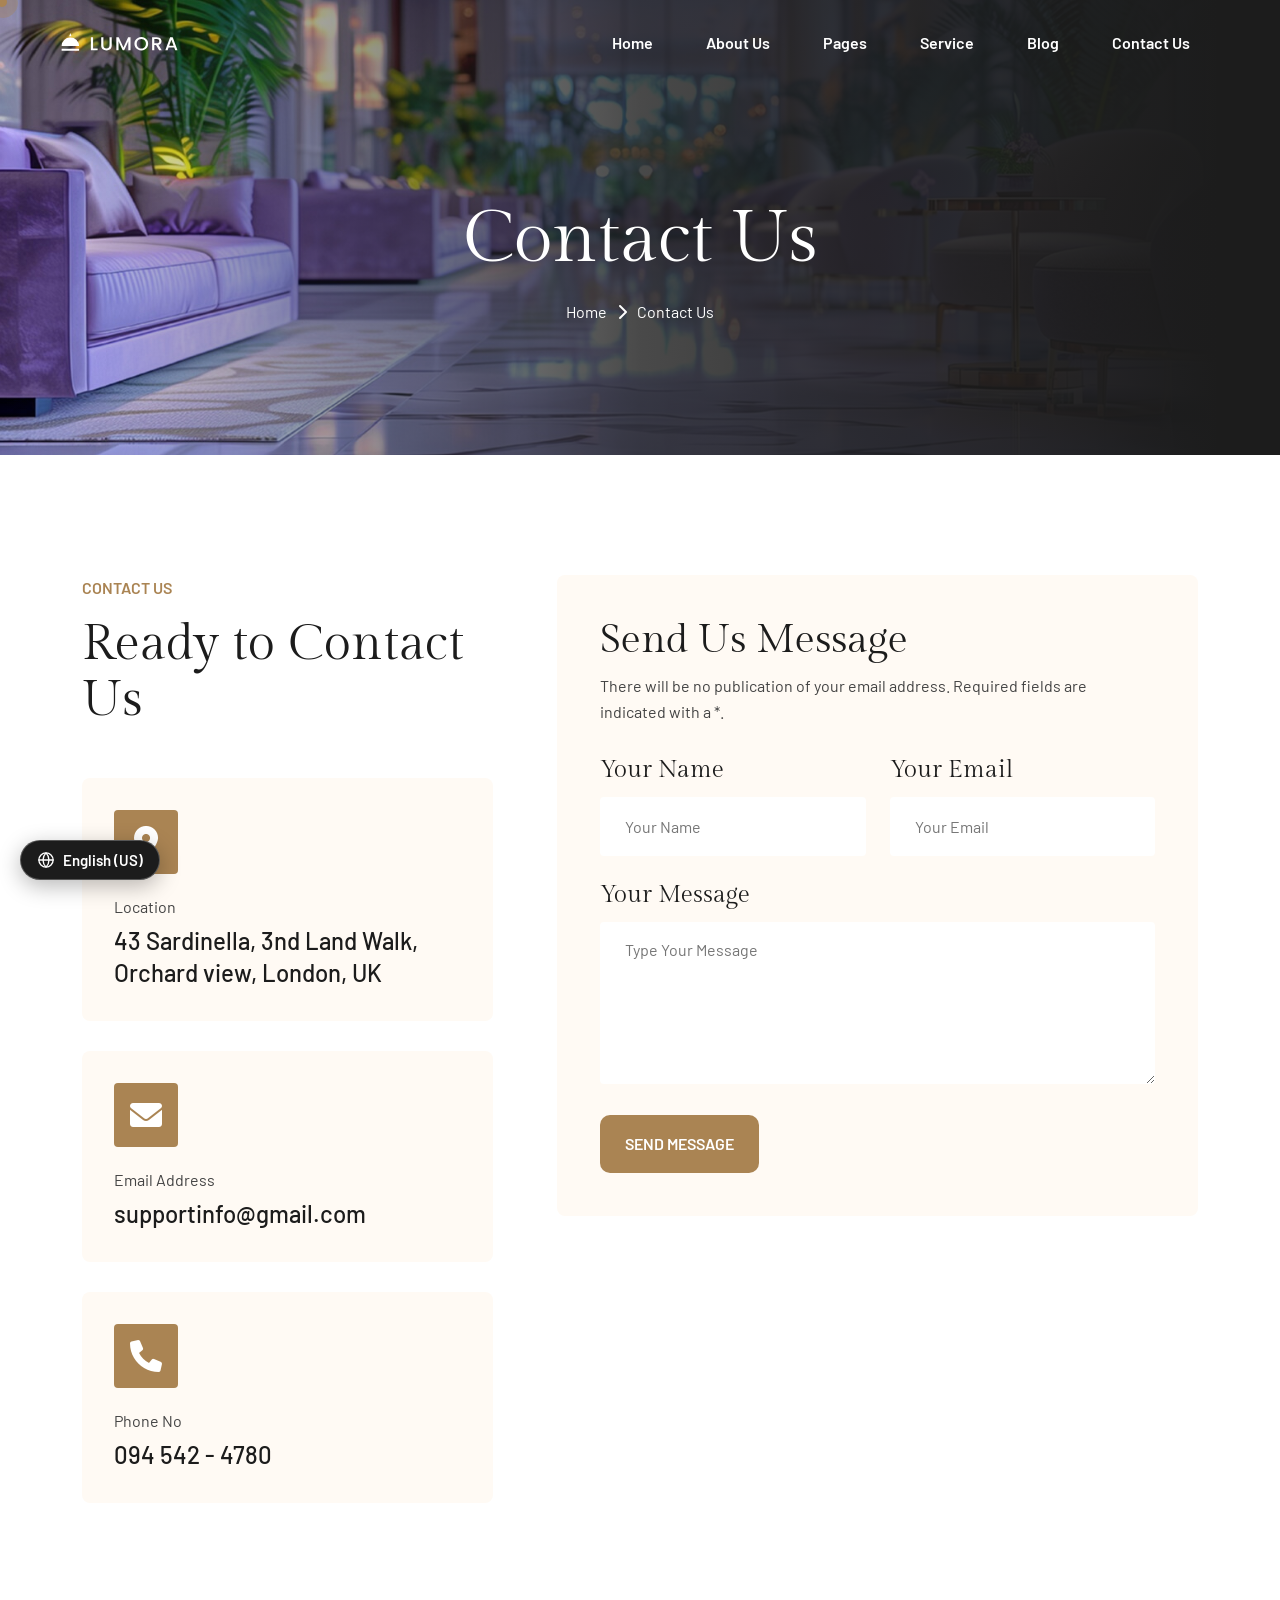
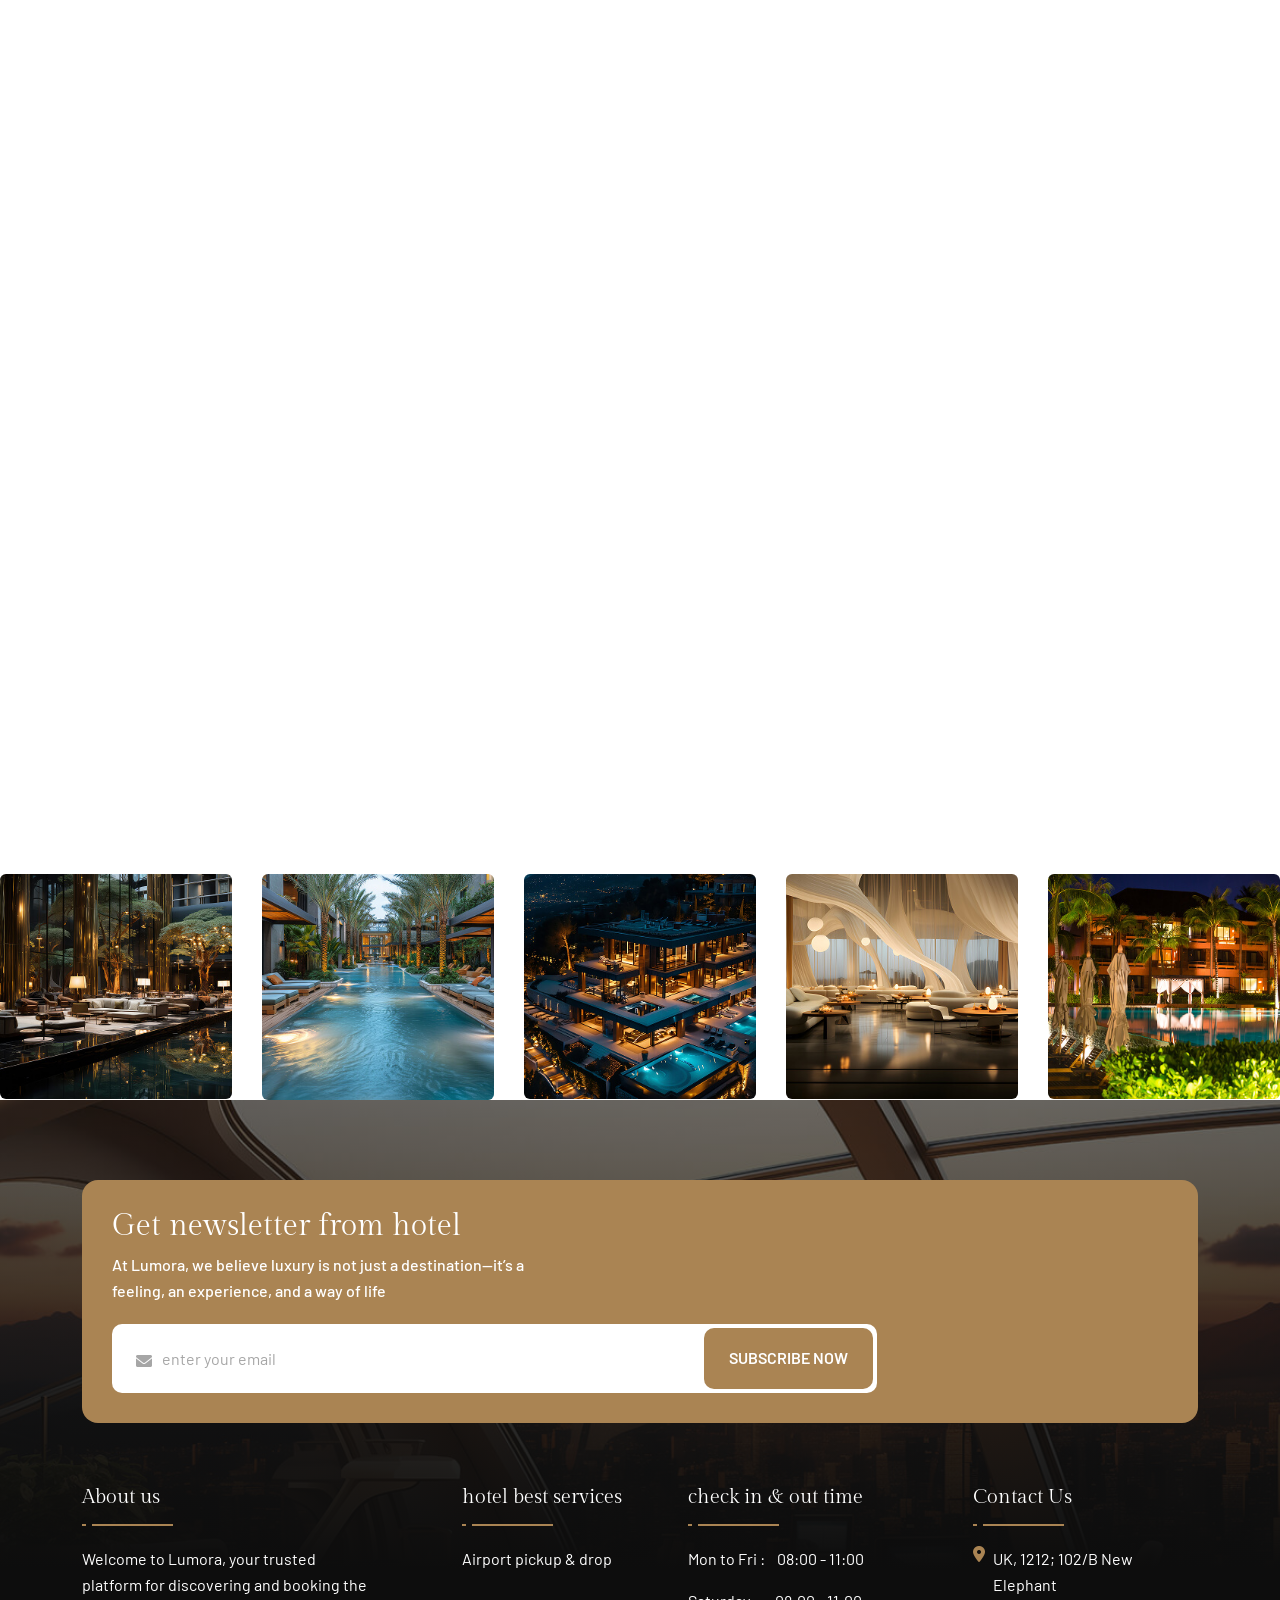
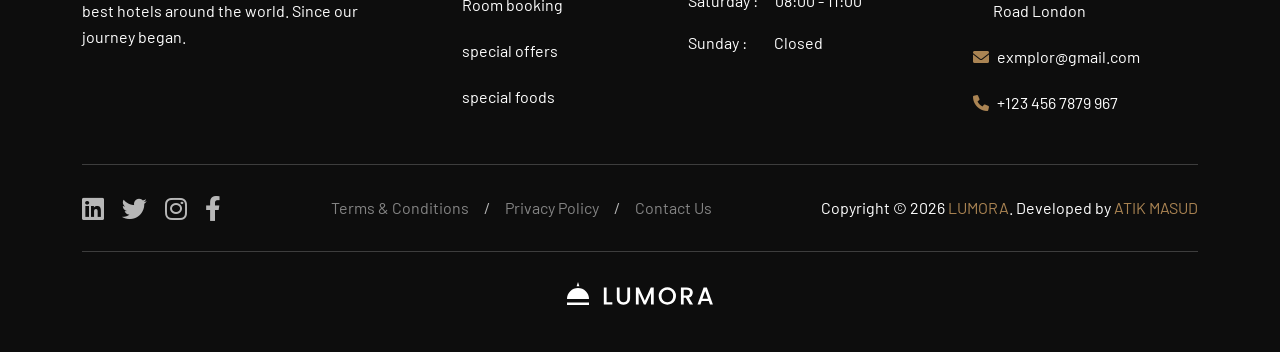
<file: contact.html>
<!doctype html>
<html lang="en">
    <head>
        <meta charset="UTF-8" />
        <meta http-equiv="X-UA-Compatible" content="IE=edge" />
        <meta name="viewport" content="width=device-width, initial-scale=1" />
        <meta name="author" content="Atik Masud" />
        <meta name="description" content="Lumora - Hotel Booking" />
        <title>Lumora - Hotel Booking</title>
        <link rel="shortcut icon" href="assets/img/favicon.svg" />
        <link rel="stylesheet" href="assets/css/bootstrap.min.css" />
        <link rel="stylesheet" href="assets/css/all.min.css" />
        <link rel="stylesheet" href="assets/css/animate.css" />
        <link rel="stylesheet" href="assets/css/magnific-popup.css" />
        <link rel="stylesheet" href="assets/css/mousecursor.css" />
        <link rel="stylesheet" href="assets/css/meanmenu.css" />
        <link rel="stylesheet" href="assets/css/odometer.css" />
        <link rel="stylesheet" href="assets/css/swiper-bundle.min.css" />
        <link rel="stylesheet" href="assets/css/nice-select.css" />
        <link rel="stylesheet" href="assets/css/main.css" />
        <link rel="stylesheet" href="assets/css/i18n.css" />
    </head>
    <body>
        <div id="preloader">
            <div class="preloader-content">
                <img src="assets/img/logo/black-logo.svg" alt="Hotel Logo" class="preloader-logo" />
                <div class="spinner"></div>
                <p>Booking your experience...</p>
            </div>
        </div>
        <button id="back-top" class="back-to-top show">
            <i class="fa-regular fa-arrow-up"></i>
        </button>
        <div class="mouseCursor cursor-outer"></div>
        <div class="mouseCursor cursor-inner"></div>
        <div class="fix-area">
            <div class="offcanvas__info">
                <div class="offcanvas__wrapper">
                    <div class="offcanvas__content">
                        <div class="offcanvas__top mb-5 d-flex justify-content-between align-items-center">
                            <div class="offcanvas__logo">
                                <a href="index.html">
                                    <img src="assets/img/logo/black-logo.svg" alt="logo-img" />
                                </a>
                            </div>
                            <div class="offcanvas__close">
                                <button>
                                    <i class="fas fa-times"></i>
                                </button>
                            </div>
                        </div>
                        <p class="text d-none d-xl-block">
                            Nullam dignissim, ante scelerisque the is euismod fermentum odio sem semper the is erat, a
                            feugiat leo urna eget eros. Duis Aenean a imperdiet risus.
                        </p>
                        <div class="mobile-menu fix mb-3"></div>
                        <div class="offcanvas__contact d-xl-block">
                            <h4 class="d-xl-block">Contact Info</h4>
                            <ul class="d-xl-block">
                                <li class="d-flex align-items-center">
                                    <div class="offcanvas__contact-icon">
                                        <i class="fal fa-map-marker-alt"></i>
                                    </div>
                                    <div class="offcanvas__contact-text">
                                        <a target="_blank" href="#">Main Street, Melbourne, Australia</a>
                                    </div>
                                </li>
                                <li class="d-flex align-items-center">
                                    <div class="offcanvas__contact-icon mr-15">
                                        <i class="fal fa-envelope"></i>
                                    </div>
                                    <div class="offcanvas__contact-text">
                                        <a href="mailto:info@example.com"
                                            ><span class="mailto:info@example.com">info@example.com</span></a
                                        >
                                    </div>
                                </li>
                                <li class="d-flex align-items-center">
                                    <div class="offcanvas__contact-icon mr-15">
                                        <i class="fal fa-clock"></i>
                                    </div>
                                    <div class="offcanvas__contact-text">
                                        <a target="_blank" href="#">Mod-friday, 09am -05pm</a>
                                    </div>
                                </li>
                                <li class="d-flex align-items-center">
                                    <div class="offcanvas__contact-icon mr-15">
                                        <i class="far fa-phone"></i>
                                    </div>
                                    <div class="offcanvas__contact-text">
                                        <a href="tel:+11002345909">+11002345909</a>
                                    </div>
                                </li>
                            </ul>
                            <div class="social-icon d-flex align-items-center">
                                <a href="#"><i class="fab fa-facebook-f"></i></a>
                                <a href="#"><i class="fab fa-twitter"></i></a>
                                <a href="#"><i class="fab fa-youtube"></i></a>
                                <a href="#"><i class="fab fa-linkedin-in"></i></a>
                            </div>
                        </div>
                    </div>
                </div>
            </div>
        </div>
        <div class="offcanvas__overlay"></div>
        <div class="header-top-section-3 style-bg">
            <div class="container-fluid">
                <div class="header-top-wrapper-3 style-inner">
                    <div class="header-left">
                        <ul class="list">
                            <li>
                                <i class="fa-solid fa-phone"></i>
                                <a href="tel:+093783575222">+09 378 357 5222</a>
                            </li>
                            <li>/</li>
                            <li>
                                <i class="fa-solid fa-envelope"></i>
                                <a href="mailto:info@example.com">info@example.com</a>
                            </li>
                            <li>/</li>
                            <li>
                                <i class="fa-solid fa-location-dot"></i>
                                Elgin Street, 6391, Celina, Delaware
                            </li>
                        </ul>
                    </div>
                    <div class="social-icon">
                        <a href="#"><i class="fa-brands fa-linkedin"></i></a>
                        <a href="#"><i class="fa-brands fa-twitter"></i></a>
                        <a href="#"><i class="fa-brands fa-instagram"></i></a>
                        <a href="#"><i class="fa-brands fa-facebook-f"></i></a>
                    </div>
                </div>
            </div>
        </div>
        <header id="header-sticky" class="header-1 header-3">
            <div class="container-fluid">
                <div class="mega-menu-wrapper">
                    <div class="header-main">
                        <div class="header-left">
                            <div class="logo">
                                <a href="index.html" class="header-logo">
                                    <img src="assets/img/logo/white-logo.svg" alt="logo-img" />
                                </a>
                                <a href="index.html" class="header-logo-2">
                                    <img src="assets/img/logo/black-logo.svg" alt="logo-img" />
                                </a>
                            </div>
                        </div>
                        <div class="header-right style-3 d-flex justify-content-end align-items-center">
                            <div class="mean__menu-wrapper">
                                <div class="main-menu">
                                    <nav id="mobile-menu">
                                        <ul>
                                            <li><a href="index.html">Home</a></li>
                                            <li>
                                                <a href="about.html">About Us</a>
                                            </li>
                                            <li class="has-dropdown">
                                                <a href="news-details.html"> Pages </a>
                                                <ul class="submenu">
                                                    <li class="has-dropdown">
                                                        <a href="room-details.html">
                                                            Room
                                                            <i class="fas fa-angle-right"></i>
                                                        </a>
                                                        <ul class="submenu">
                                                            <li><a href="room.html"> Our Room</a></li>
                                                            <li><a href="room-details.html">Room Details</a></li>
                                                        </ul>
                                                    </li>
                                                    <li><a href="facilitie.html">Hotel Facilities</a></li>
                                                    <li class="has-dropdown">
                                                        <a href="team-details.html">
                                                            Team
                                                            <i class="fas fa-angle-right"></i>
                                                        </a>
                                                        <ul class="submenu">
                                                            <li><a href="team.html">Our Team</a></li>
                                                            <li><a href="team-details.html">Team Details</a></li>
                                                        </ul>
                                                    </li>
                                                    <li><a href="testimonial.html">Our Testimonial</a></li>
                                                    <li><a href="404.html">404 Page</a></li>
                                                </ul>
                                            </li>
                                            <li>
                                                <a href="service-details.html"> Service </a>
                                                <ul class="submenu">
                                                    <li><a href="service.html">Our Service</a></li>
                                                    <li>
                                                        <a href="service-details.html">Service Details</a>
                                                    </li>
                                                </ul>
                                            </li>
                                            <li>
                                                <a href="news-details.html"> Blog </a>
                                                <ul class="submenu">
                                                    <li><a href="news-grid.html">Blog Grid</a></li>
                                                    <li><a href="news.html">Blog Standard</a></li>
                                                    <li><a href="news-details.html">Blog Details</a></li>
                                                </ul>
                                            </li>
                                            <li>
                                                <a href="contact.html">Contact Us</a>
                                            </li>
                                        </ul>
                                    </nav>
                                </div>
                            </div>
                            <div class="header-button">
                                <a href="contact.html" class="theme-btn style-3"> BOOK NOW </a>
                            </div>
                            <div class="header__hamburger d-xl-none my-auto">
                                <div class="sidebar__toggle">
                                    <i class="fas fa-bars"></i>
                                </div>
                            </div>
                        </div>
                    </div>
                </div>
            </div>
        </header>
        <div class="breadcrumb-wrapper bg-cover" style="background-image: url(&quot;assets/img/breadcrumb.jpg&quot;)">
            <div class="container">
                <div class="page-heading">
                    <div class="breadcrumb-sub-title">
                        <h1 class="text-white wow fadeInUp" data-wow-delay=".3s">Contact Us</h1>
                    </div>
                    <ul class="breadcrumb-items wow fadeInUp" data-wow-delay=".5s">
                        <li>
                            <a href="index.html"> Home </a>
                        </li>
                        <li>
                            <i class="fa-solid fa-chevron-right"></i>
                        </li>
                        <li>Contact Us</li>
                    </ul>
                </div>
            </div>
        </div>
        <section class="contact-us-section section-padding fix">
            <div class="container">
                <div class="contact-wrapper">
                    <div class="row g-4">
                        <div class="col-lg-5">
                            <div class="contact-left-items">
                                <div class="section-title">
                                    <span class="sub-title wow fadeInUp"> CONTACT US </span>
                                    <h2 class="wow fadeInUp" data-wow-delay=".2s">Ready to Contact Us</h2>
                                </div>
                                <ul class="contact-list">
                                    <li>
                                        <div class="icon">
                                            <i class="fa-solid fa-location-dot"></i>
                                        </div>
                                        <div class="content">
                                            <p>Location</p>
                                            <h4>43 Sardinella, 3nd Land Walk, Orchard view, London, UK</h4>
                                        </div>
                                    </li>
                                    <li>
                                        <div class="icon">
                                            <i class="fa-solid fa-envelope"></i>
                                        </div>
                                        <div class="content">
                                            <p>Email Address</p>
                                            <h4><a href="mailto:supportinfo@gmail.com">supportinfo@gmail.com</a></h4>
                                        </div>
                                    </li>
                                    <li>
                                        <div class="icon">
                                            <i class="fa-solid fa-phone"></i>
                                        </div>
                                        <div class="content">
                                            <p>Phone No</p>
                                            <h4><a href="tel:0945424780">094 542 - 4780</a></h4>
                                        </div>
                                    </li>
                                </ul>
                            </div>
                        </div>
                        <div class="col-lg-7">
                            <div class="contact-right-items">
                                <h2>Send Us Message</h2>
                                <p>
                                    There will be no publication of your email address. Required fields are indicated
                                    with a *.
                                </p>
                                <form action="#" id="contact-form" class="contact-form-box">
                                    <div class="row g-4 align-items-center">
                                        <div class="col-lg-6 col-md-6 wow fadeInUp" data-wow-delay=".3s">
                                            <h4>Your Name</h4>
                                            <div class="form-clt">
                                                <input type="text" name="name" id="name" placeholder="Your Name" />
                                            </div>
                                        </div>
                                        <div class="col-lg-6 col-md-6 wow fadeInUp" data-wow-delay=".5s">
                                            <h4>Your Email</h4>
                                            <div class="form-clt">
                                                <input type="text" name="email" id="email2" placeholder="Your Email" />
                                            </div>
                                        </div>
                                        <div class="col-lg-12 wow fadeInUp" data-wow-delay=".3s">
                                            <h4>Your Message</h4>
                                            <div class="form-clt">
                                                <textarea
                                                    name="message"
                                                    id="message"
                                                    placeholder="Type your message"
                                                ></textarea>
                                            </div>
                                        </div>
                                        <div class="col-lg-12 wow fadeInUp" data-wow-delay=".5s">
                                            <button type="submit" class="theme-btn">SEND MESSAGE</button>
                                        </div>
                                    </div>
                                </form>
                            </div>
                        </div>
                    </div>
                </div>
            </div>
        </section>
        <div class="map-section section-padding pt-0">
            <div class="map-items">
                <div class="googpemap">
                    <iframe
                        src="https://www.google.com/maps?ll=-37.8136,144.9631&z=14&t=m&hl=en&output=embed"
                        style="border: 0"
                        allowfullscreen=""
                        loading="lazy"
                    ></iframe>
                </div>
            </div>
        </div>
        <div class="instagram-section-2 fix">
            <div class="swiper instagram-banner-slider">
                <div class="swiper-wrapper">
                    <div class="swiper-slide">
                        <div class="instagram-banner-items">
                            <div class="banner-image">
                                <img src="assets/img/home-1/instagram/01.jpg" alt="insta-img" />
                                <a href="index.html" class="icon">
                                    <i class="fa-brands fa-instagram"></i>
                                </a>
                            </div>
                        </div>
                    </div>
                    <div class="swiper-slide">
                        <div class="instagram-banner-items">
                            <div class="banner-image">
                                <img src="assets/img/home-1/instagram/02.jpg" alt="insta-img" />
                                <a href="index.html" class="icon">
                                    <i class="fa-brands fa-instagram"></i>
                                </a>
                            </div>
                        </div>
                    </div>
                    <div class="swiper-slide">
                        <div class="instagram-banner-items">
                            <div class="banner-image">
                                <img src="assets/img/home-1/instagram/03.jpg" alt="insta-img" />
                                <a href="index.html" class="icon">
                                    <i class="fa-brands fa-instagram"></i>
                                </a>
                            </div>
                        </div>
                    </div>
                    <div class="swiper-slide">
                        <div class="instagram-banner-items">
                            <div class="banner-image">
                                <img src="assets/img/home-1/instagram/04.jpg" alt="insta-img" />
                                <a href="index.html" class="icon">
                                    <i class="fa-brands fa-instagram"></i>
                                </a>
                            </div>
                        </div>
                    </div>
                    <div class="swiper-slide">
                        <div class="instagram-banner-items">
                            <div class="banner-image">
                                <img src="assets/img/home-1/instagram/05.jpg" alt="insta-img" />
                                <a href="index.html" class="icon">
                                    <i class="fa-brands fa-instagram"></i>
                                </a>
                            </div>
                        </div>
                    </div>
                    <div class="swiper-slide">
                        <div class="instagram-banner-items">
                            <div class="banner-image">
                                <img src="assets/img/home-1/instagram/06.jpg" alt="insta-img" />
                                <a href="index.html" class="icon">
                                    <i class="fa-brands fa-instagram"></i>
                                </a>
                            </div>
                        </div>
                    </div>
                </div>
            </div>
        </div>
        <footer class="footer-section fix bg-cover" style="background-image: url(assets/img/home-1/footer.jpg)">
            <div class="container">
                <div class="footer-newsletter">
                    <div class="newsletter-content">
                        <h3>Get newsletter from hotel</h3>
                        <p>
                            At Lumora, we believe luxury is not just a destination—it’s a feeling, an experience, and a
                            way of life
                        </p>
                    </div>
                    <form action="#">
                        <div class="form-clt">
                            <i class="fa-solid fa-envelope"></i>
                            <input type="text" name="email" id="email" placeholder="enter your email" />
                            <button type="submit" class="theme-btn">subscribe now</button>
                        </div>
                    </form>
                </div>
                <div class="footer-widget-wrapper">
                    <div class="row">
                        <div class="col-xl-4 col-md-6 col-lg-3 wow fadeInUp" data-wow-delay=".2s">
                            <div class="single-footer-widget">
                                <div class="widget-title">
                                    <h5>About us</h5>
                                </div>
                                <div class="footer-content">
                                    <p>
                                        Welcome to Lumora, your trusted platform for discovering and booking the best
                                        hotels around the world. Since our journey began.
                                    </p>
                                </div>
                            </div>
                        </div>
                        <div class="col-xl-2 col-md-6 col-lg-3 wow fadeInUp" data-wow-delay=".4s">
                            <div class="single-footer-widget">
                                <div class="widget-title">
                                    <h5>hotel best services</h5>
                                </div>
                                <ul class="list">
                                    <li>
                                        <a href="service-details.html">Airport pickup & drop</a>
                                    </li>
                                    <li>
                                        <a href="service-details.html">Room booking</a>
                                    </li>
                                    <li>
                                        <a href="service-details.html">special offers</a>
                                    </li>
                                    <li>
                                        <a href="service-details.html">special foods</a>
                                    </li>
                                </ul>
                            </div>
                        </div>
                        <div class="col-xl-3 ps-lg-5 col-md-6 col-lg-3 wow fadeInUp" data-wow-delay=".6s">
                            <div class="single-footer-widget">
                                <div class="widget-title">
                                    <h5>check in & out time</h5>
                                </div>
                                <ul class="date-list">
                                    <li>Mon to Fri : <span class="style-1">08:00 - 11:00</span></li>
                                    <li>Saturday : <span>08:00 - 11:00</span></li>
                                    <li>Sunday : <span class="style-3">Closed</span></li>
                                </ul>
                            </div>
                        </div>
                        <div class="col-xl-3 ps-lg-5 col-md-6 col-lg-3 wow fadeInUp" data-wow-delay=".8s">
                            <div class="single-footer-widget">
                                <div class="widget-title">
                                    <h5>Contact Us</h5>
                                </div>
                                <ul class="contact-item">
                                    <li>
                                        <i class="fa-solid fa-location-dot"></i>
                                        UK, 1212; 102/B New Elephant <br />
                                        Road London
                                    </li>
                                    <li class="style-2">
                                        <i class="fa-solid fa-envelope"></i>
                                        <a href="mailto:exmplor@gmail.com">exmplor@gmail.com</a>
                                    </li>
                                    <li class="style-2">
                                        <i class="fa-solid fa-phone"></i>
                                        <a href="tel:+1234567879967">+123 456 7879 967</a>
                                    </li>
                                </ul>
                            </div>
                        </div>
                    </div>
                </div>
                <div class="footer-bottom">
                    <div class="footer-wrapper">
                        <div class="social-icon wow fadeInLeft" data-wow-delay=".3s">
                            <a href="#"><i class="fa-brands fa-linkedin"></i></a>
                            <a href="#"><i class="fa-brands fa-twitter"></i></a>
                            <a href="#"><i class="fa-brands fa-instagram"></i></a>
                            <a href="#"><i class="fa-brands fa-facebook-f"></i></a>
                        </div>
                        <ul class="footer-list wow fadeInUp" data-wow-delay=".5s">
                            <li>
                                <a href="contact.html">Terms & Conditions</a>
                            </li>
                            <li>/</li>
                            <li>
                                <a href="contact.html">Privacy Policy</a>
                            </li>
                            <li>/</li>
                            <li>
                                <a href="contact.html">Contact Us</a>
                            </li>
                        </ul>
                        <p class="wow fadeInRight" data-wow-delay=".7s">
                            Copyright © 2026 <span>Lumora</span>. Developed by <span>Atik Masud</span>
                        </p>
                    </div>
                    <a href="index.html" class="footer-logo wow fadeInUp" data-wow-delay=".3s">
                        <img src="assets/img/logo/white-logo.svg" alt="img" />
                    </a>
                </div>
            </div>
        </footer>
        <script src="assets/js/jquery-3.7.1.min.js"></script>
        <script src="assets/js/bootstrap.bundle.min.js"></script>
        <script src="assets/js/jquery.nice-select.min.js"></script>
        <script src="assets/js/swiper-bundle.min.js"></script>
        <script src="assets/js/jquery.meanmenu.min.js"></script>
        <script src="assets/js/jquery.magnific-popup.min.js"></script>
        <script src="assets/js/wow.min.js"></script>
        <script src="assets/js/ajax-mail.js"></script>
        <script src="assets/js/main.js"></script>
        <script src="assets/js/i18n-data.js"></script>
        <script src="assets/js/i18n.js"></script>
    </body>
</html>
</file>
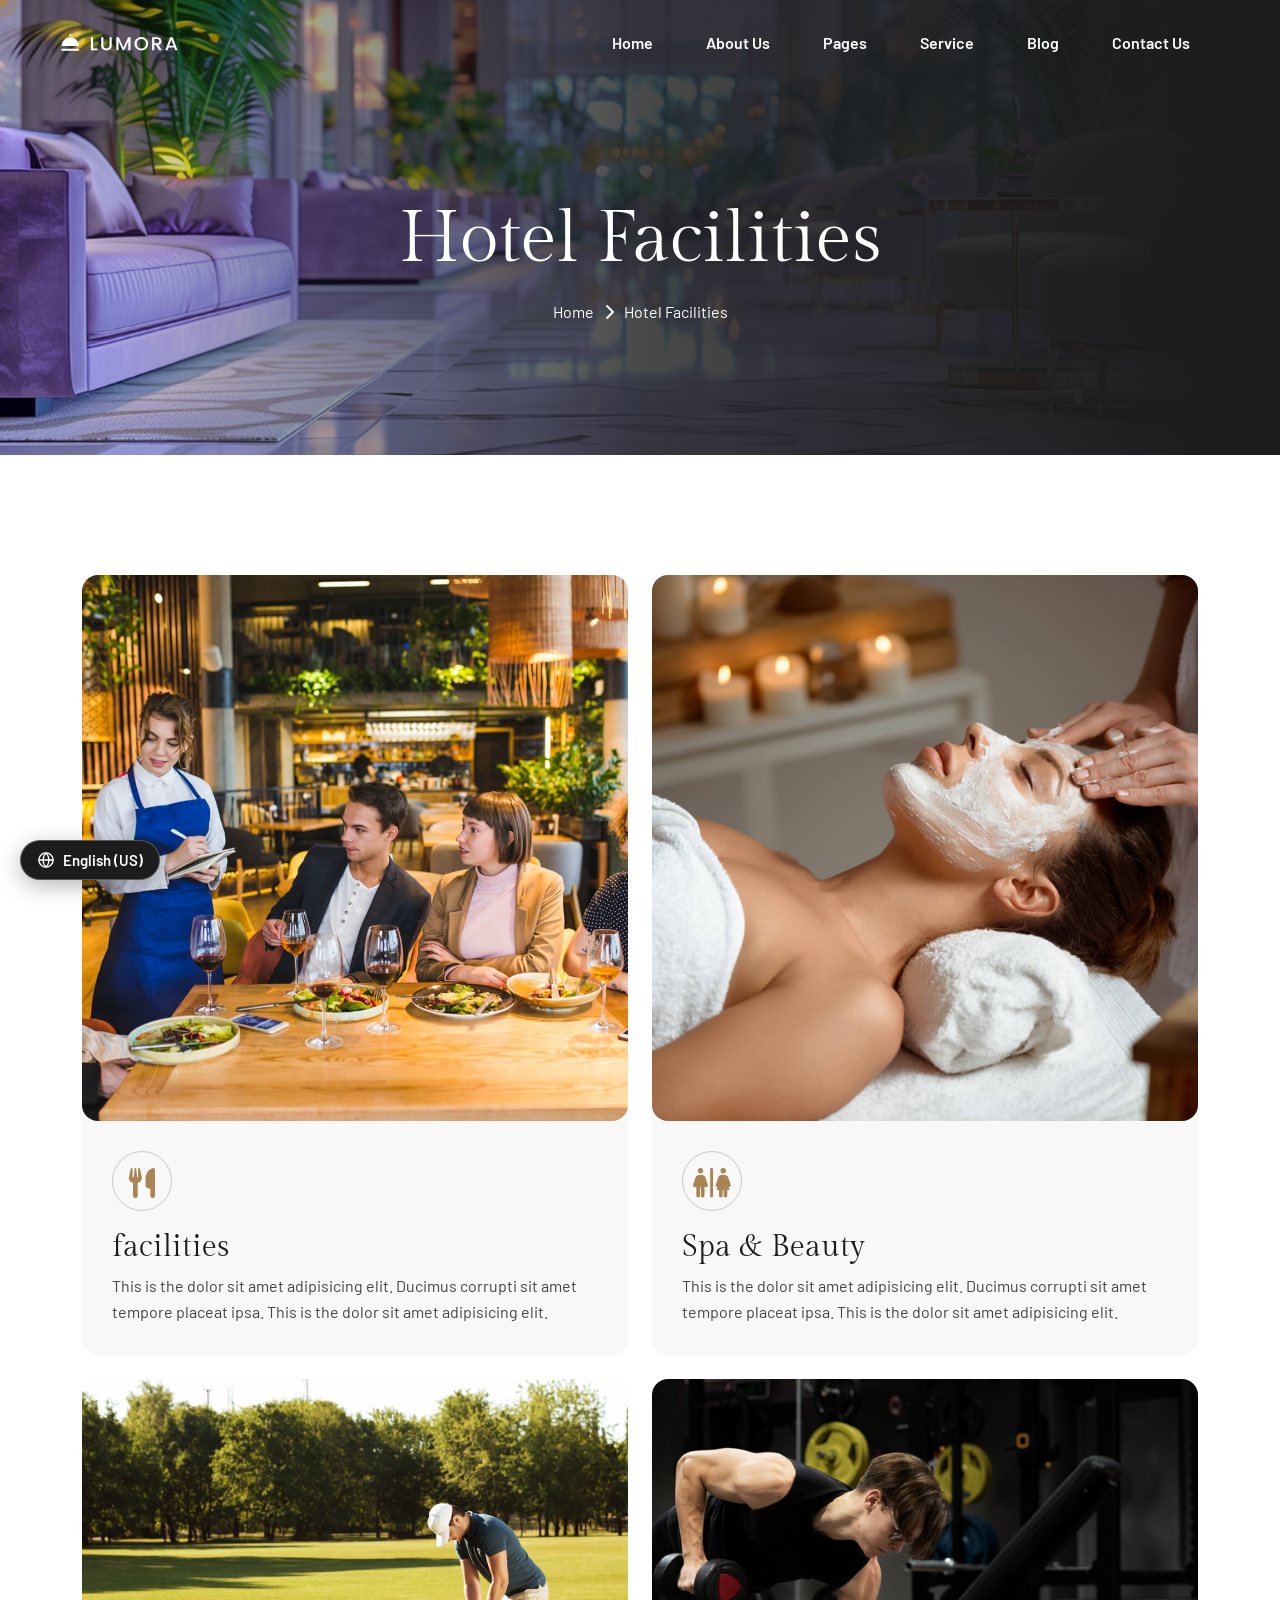
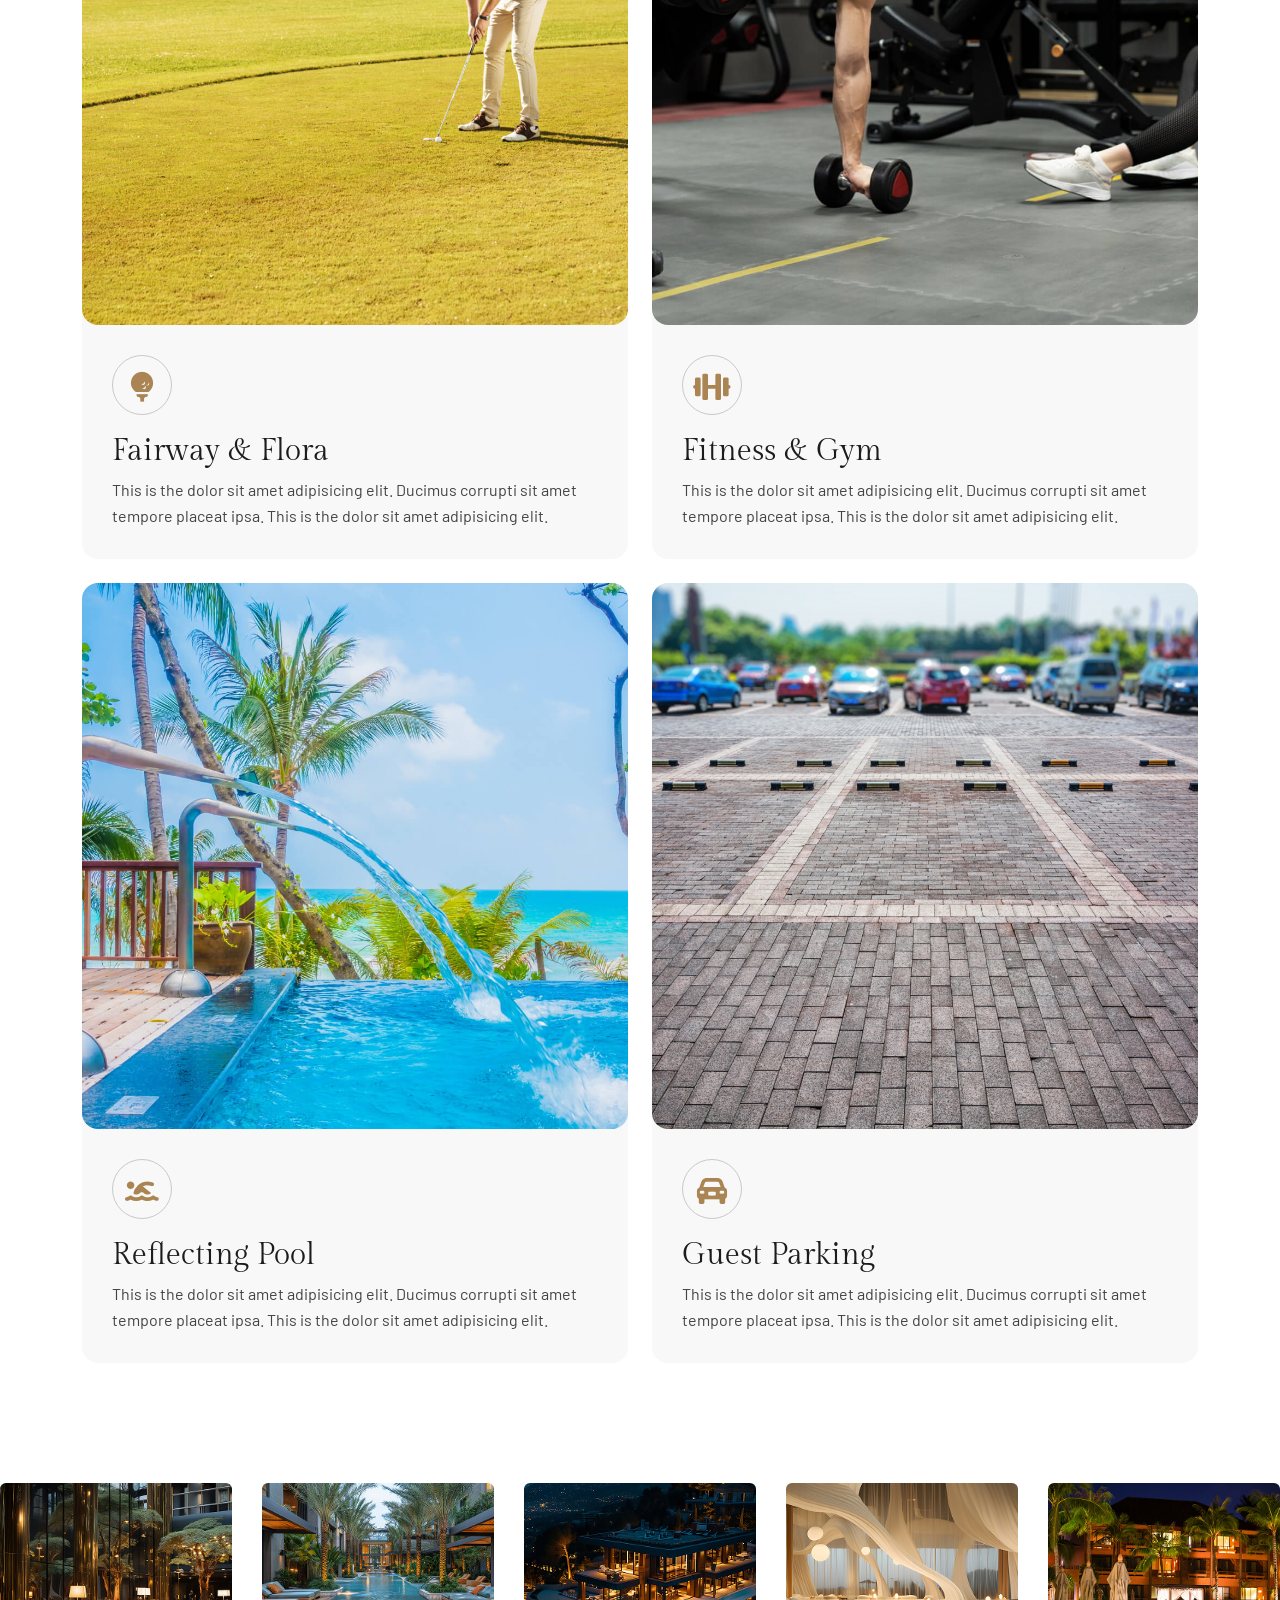
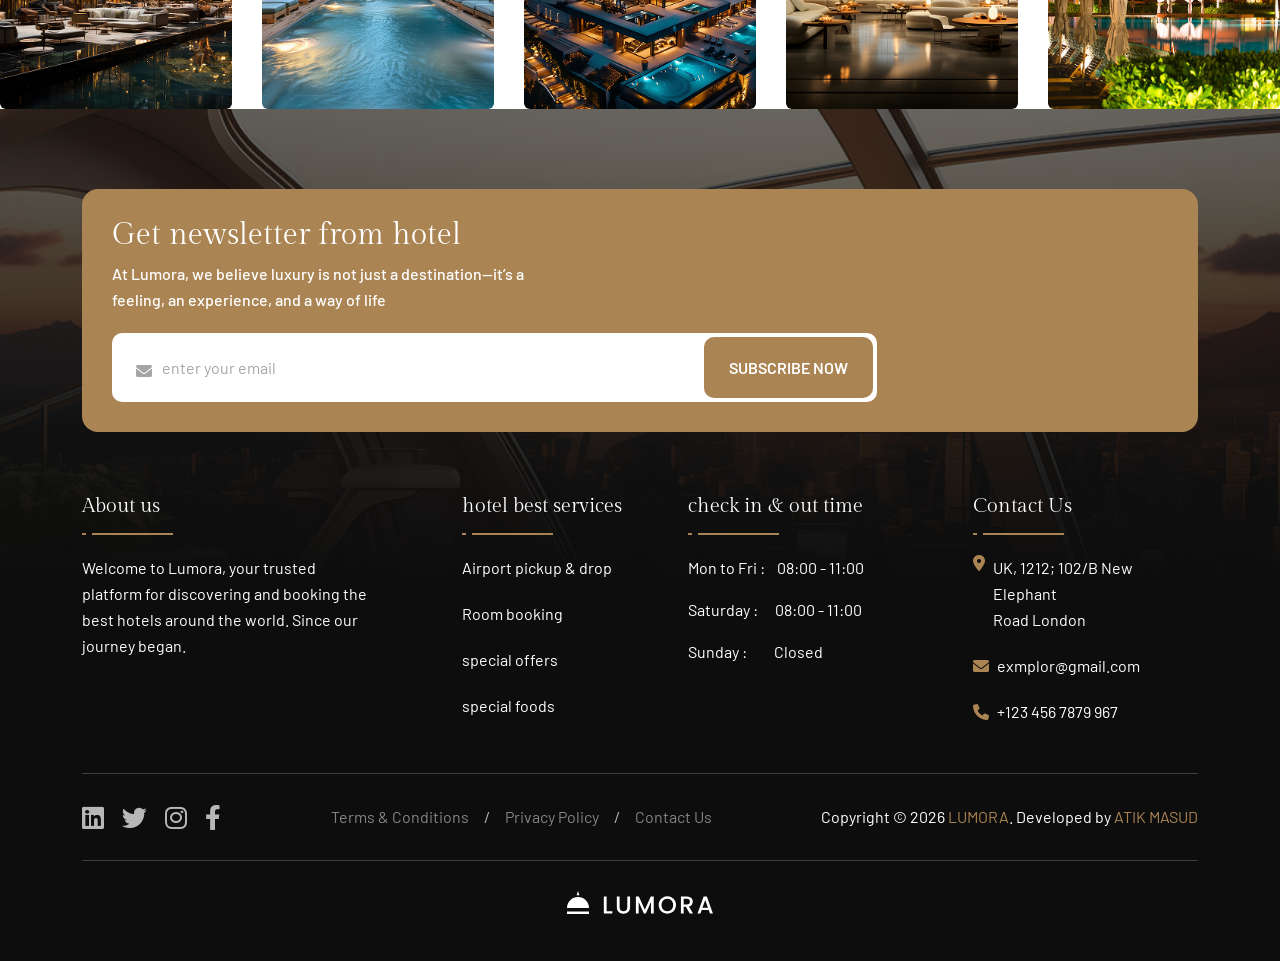
<file: facilitie.html>
<!doctype html>
<html lang="en">
    <head>
        <meta charset="UTF-8" />
        <meta http-equiv="X-UA-Compatible" content="IE=edge" />
        <meta name="viewport" content="width=device-width, initial-scale=1" />
        <meta name="author" content="Atik Masud" />
        <meta name="description" content="Lumora - Hotel Booking" />
        <title>Lumora - Hotel Booking</title>
        <link rel="shortcut icon" href="assets/img/favicon.svg" />
        <link rel="stylesheet" href="assets/css/bootstrap.min.css" />
        <link rel="stylesheet" href="assets/css/all.min.css" />
        <link rel="stylesheet" href="assets/css/animate.css" />
        <link rel="stylesheet" href="assets/css/magnific-popup.css" />
        <link rel="stylesheet" href="assets/css/mousecursor.css" />
        <link rel="stylesheet" href="assets/css/meanmenu.css" />
        <link rel="stylesheet" href="assets/css/odometer.css" />
        <link rel="stylesheet" href="assets/css/swiper-bundle.min.css" />
        <link rel="stylesheet" href="assets/css/nice-select.css" />
        <link rel="stylesheet" href="assets/css/main.css" />
        <link rel="stylesheet" href="assets/css/i18n.css" />
    </head>
    <body>
        <div id="preloader">
            <div class="preloader-content">
                <img src="assets/img/logo/black-logo.svg" alt="Hotel Logo" class="preloader-logo" />
                <div class="spinner"></div>
                <p>Booking your experience...</p>
            </div>
        </div>
        <button id="back-top" class="back-to-top show">
            <i class="fa-regular fa-arrow-up"></i>
        </button>
        <div class="mouseCursor cursor-outer"></div>
        <div class="mouseCursor cursor-inner"></div>
        <div class="fix-area">
            <div class="offcanvas__info">
                <div class="offcanvas__wrapper">
                    <div class="offcanvas__content">
                        <div class="offcanvas__top mb-5 d-flex justify-content-between align-items-center">
                            <div class="offcanvas__logo">
                                <a href="index.html">
                                    <img src="assets/img/logo/black-logo.svg" alt="logo-img" />
                                </a>
                            </div>
                            <div class="offcanvas__close">
                                <button>
                                    <i class="fas fa-times"></i>
                                </button>
                            </div>
                        </div>
                        <p class="text d-none d-xl-block">
                            Nullam dignissim, ante scelerisque the is euismod fermentum odio sem semper the is erat, a
                            feugiat leo urna eget eros. Duis Aenean a imperdiet risus.
                        </p>
                        <div class="mobile-menu fix mb-3"></div>
                        <div class="offcanvas__contact d-xl-block">
                            <h4 class="d-xl-block">Contact Info</h4>
                            <ul class="d-xl-block">
                                <li class="d-flex align-items-center">
                                    <div class="offcanvas__contact-icon">
                                        <i class="fal fa-map-marker-alt"></i>
                                    </div>
                                    <div class="offcanvas__contact-text">
                                        <a target="_blank" href="#">Main Street, Melbourne, Australia</a>
                                    </div>
                                </li>
                                <li class="d-flex align-items-center">
                                    <div class="offcanvas__contact-icon mr-15">
                                        <i class="fal fa-envelope"></i>
                                    </div>
                                    <div class="offcanvas__contact-text">
                                        <a href="mailto:info@example.com"
                                            ><span class="mailto:info@example.com">info@example.com</span></a
                                        >
                                    </div>
                                </li>
                                <li class="d-flex align-items-center">
                                    <div class="offcanvas__contact-icon mr-15">
                                        <i class="fal fa-clock"></i>
                                    </div>
                                    <div class="offcanvas__contact-text">
                                        <a target="_blank" href="#">Mod-friday, 09am -05pm</a>
                                    </div>
                                </li>
                                <li class="d-flex align-items-center">
                                    <div class="offcanvas__contact-icon mr-15">
                                        <i class="far fa-phone"></i>
                                    </div>
                                    <div class="offcanvas__contact-text">
                                        <a href="tel:+11002345909">+11002345909</a>
                                    </div>
                                </li>
                            </ul>
                            <div class="social-icon d-flex align-items-center">
                                <a href="#"><i class="fab fa-facebook-f"></i></a>
                                <a href="#"><i class="fab fa-twitter"></i></a>
                                <a href="#"><i class="fab fa-youtube"></i></a>
                                <a href="#"><i class="fab fa-linkedin-in"></i></a>
                            </div>
                        </div>
                    </div>
                </div>
            </div>
        </div>
        <div class="offcanvas__overlay"></div>
        <div class="header-top-section-3 style-bg">
            <div class="container-fluid">
                <div class="header-top-wrapper-3 style-inner">
                    <div class="header-left">
                        <ul class="list">
                            <li>
                                <i class="fa-solid fa-phone"></i>
                                <a href="tel:+093783575222">+09 378 357 5222</a>
                            </li>
                            <li>/</li>
                            <li>
                                <i class="fa-solid fa-envelope"></i>
                                <a href="mailto:info@example.com">info@example.com</a>
                            </li>
                            <li>/</li>
                            <li>
                                <i class="fa-solid fa-location-dot"></i>
                                Elgin Street, 6391, Celina, Delaware
                            </li>
                        </ul>
                    </div>
                    <div class="social-icon">
                        <a href="#"><i class="fa-brands fa-linkedin"></i></a>
                        <a href="#"><i class="fa-brands fa-twitter"></i></a>
                        <a href="#"><i class="fa-brands fa-instagram"></i></a>
                        <a href="#"><i class="fa-brands fa-facebook-f"></i></a>
                    </div>
                </div>
            </div>
        </div>
        <header id="header-sticky" class="header-1 header-3">
            <div class="container-fluid">
                <div class="mega-menu-wrapper">
                    <div class="header-main">
                        <div class="header-left">
                            <div class="logo">
                                <a href="index.html" class="header-logo">
                                    <img src="assets/img/logo/white-logo.svg" alt="logo-img" />
                                </a>
                                <a href="index.html" class="header-logo-2">
                                    <img src="assets/img/logo/black-logo.svg" alt="logo-img" />
                                </a>
                            </div>
                        </div>
                        <div class="header-right style-3 d-flex justify-content-end align-items-center">
                            <div class="mean__menu-wrapper">
                                <div class="main-menu">
                                    <nav id="mobile-menu">
                                        <ul>
                                            <li><a href="index.html">Home</a></li>
                                            <li>
                                                <a href="about.html">About Us</a>
                                            </li>
                                            <li class="has-dropdown">
                                                <a href="news-details.html"> Pages </a>
                                                <ul class="submenu">
                                                    <li class="has-dropdown">
                                                        <a href="room-details.html">
                                                            Room
                                                            <i class="fas fa-angle-right"></i>
                                                        </a>
                                                        <ul class="submenu">
                                                            <li><a href="room.html"> Our Room</a></li>
                                                            <li><a href="room-details.html">Room Details</a></li>
                                                        </ul>
                                                    </li>
                                                    <li><a href="facilitie.html">Hotel Facilities</a></li>
                                                    <li class="has-dropdown">
                                                        <a href="team-details.html">
                                                            Team
                                                            <i class="fas fa-angle-right"></i>
                                                        </a>
                                                        <ul class="submenu">
                                                            <li><a href="team.html">Our Team</a></li>
                                                            <li><a href="team-details.html">Team Details</a></li>
                                                        </ul>
                                                    </li>
                                                    <li><a href="testimonial.html">Our Testimonial</a></li>
                                                    <li><a href="404.html">404 Page</a></li>
                                                </ul>
                                            </li>
                                            <li>
                                                <a href="service-details.html"> Service </a>
                                                <ul class="submenu">
                                                    <li><a href="service.html">Our Service</a></li>
                                                    <li>
                                                        <a href="service-details.html">Service Details</a>
                                                    </li>
                                                </ul>
                                            </li>
                                            <li>
                                                <a href="news-details.html"> Blog </a>
                                                <ul class="submenu">
                                                    <li><a href="news-grid.html">Blog Grid</a></li>
                                                    <li><a href="news.html">Blog Standard</a></li>
                                                    <li><a href="news-details.html">Blog Details</a></li>
                                                </ul>
                                            </li>
                                            <li>
                                                <a href="contact.html">Contact Us</a>
                                            </li>
                                        </ul>
                                    </nav>
                                </div>
                            </div>
                            <div class="header-button">
                                <a href="contact.html" class="theme-btn style-3"> BOOK NOW </a>
                            </div>
                            <div class="header__hamburger d-xl-none my-auto">
                                <div class="sidebar__toggle">
                                    <i class="fas fa-bars"></i>
                                </div>
                            </div>
                        </div>
                    </div>
                </div>
            </div>
        </header>
        <div class="breadcrumb-wrapper bg-cover" style="background-image: url(&quot;assets/img/breadcrumb.jpg&quot;)">
            <div class="container">
                <div class="page-heading">
                    <div class="breadcrumb-sub-title">
                        <h1 class="text-white wow fadeInUp" data-wow-delay=".3s">Hotel Facilities</h1>
                    </div>
                    <ul class="breadcrumb-items wow fadeInUp" data-wow-delay=".5s">
                        <li>
                            <a href="index.html"> Home </a>
                        </li>
                        <li>
                            <i class="fa-solid fa-chevron-right"></i>
                        </li>
                        <li>Hotel Facilities</li>
                    </ul>
                </div>
            </div>
        </div>
        <section class="hotel-facilities-section section-padding fix">
            <div class="container">
                <div class="row g-4">
                    <div class="col-lg-6 wow fadeInLeft" data-wow-delay=".3s">
                        <div class="hotel-facilities-items">
                            <div class="facilities-image">
                                <img src="assets/img/home-1/room/faciliti-1.jpg" alt="img" />
                                <img src="assets/img/home-1/room/faciliti-1.jpg" alt="img" />
                            </div>
                            <div class="facilities-content">
                                <div class="icon">
                                    <i class="fa-solid fa-utensils"></i>
                                </div>
                                <h3>facilities</h3>
                                <p>
                                    This is the dolor sit amet adipisicing elit. Ducimus corrupti sit amet tempore
                                    placeat ipsa. This is the dolor sit amet adipisicing elit.
                                </p>
                            </div>
                        </div>
                    </div>
                    <div class="col-lg-6 wow fadeInRight" data-wow-delay=".5s">
                        <div class="hotel-facilities-items">
                            <div class="facilities-image">
                                <img src="assets/img/home-1/room/faciliti-2.jpg" alt="img" />
                                <img src="assets/img/home-1/room/faciliti-2.jpg" alt="img" />
                            </div>
                            <div class="facilities-content">
                                <div class="icon">
                                    <i class="fa-solid fa-restroom"></i>
                                </div>
                                <h3>Spa & Beauty</h3>
                                <p>
                                    This is the dolor sit amet adipisicing elit. Ducimus corrupti sit amet tempore
                                    placeat ipsa. This is the dolor sit amet adipisicing elit.
                                </p>
                            </div>
                        </div>
                    </div>
                    <div class="col-lg-6 wow fadeInLeft" data-wow-delay=".3s">
                        <div class="hotel-facilities-items">
                            <div class="facilities-image">
                                <img src="assets/img/home-1/room/faciliti-3.jpg" alt="img" />
                                <img src="assets/img/home-1/room/faciliti-3.jpg" alt="img" />
                            </div>
                            <div class="facilities-content">
                                <div class="icon">
                                    <i class="fa-solid fa-golf-ball-tee"></i>
                                </div>
                                <h3>Fairway & Flora</h3>
                                <p>
                                    This is the dolor sit amet adipisicing elit. Ducimus corrupti sit amet tempore
                                    placeat ipsa. This is the dolor sit amet adipisicing elit.
                                </p>
                            </div>
                        </div>
                    </div>
                    <div class="col-lg-6 wow fadeInRight" data-wow-delay=".5s">
                        <div class="hotel-facilities-items">
                            <div class="facilities-image">
                                <img src="assets/img/home-1/room/faciliti-4.jpg" alt="img" />
                                <img src="assets/img/home-1/room/faciliti-4.jpg" alt="img" />
                            </div>
                            <div class="facilities-content">
                                <div class="icon">
                                    <i class="fa-solid fa-dumbbell"></i>
                                </div>
                                <h3>Fitness & Gym</h3>
                                <p>
                                    This is the dolor sit amet adipisicing elit. Ducimus corrupti sit amet tempore
                                    placeat ipsa. This is the dolor sit amet adipisicing elit.
                                </p>
                            </div>
                        </div>
                    </div>
                    <div class="col-lg-6 wow fadeInLeft" data-wow-delay=".3s">
                        <div class="hotel-facilities-items">
                            <div class="facilities-image">
                                <img src="assets/img/home-1/room/faciliti-5.jpg" alt="img" />
                                <img src="assets/img/home-1/room/faciliti-5.jpg" alt="img" />
                            </div>
                            <div class="facilities-content">
                                <div class="icon">
                                    <i class="fa-solid fa-person-swimming"></i>
                                </div>
                                <h3>Reflecting Pool</h3>
                                <p>
                                    This is the dolor sit amet adipisicing elit. Ducimus corrupti sit amet tempore
                                    placeat ipsa. This is the dolor sit amet adipisicing elit.
                                </p>
                            </div>
                        </div>
                    </div>
                    <div class="col-lg-6 wow fadeInRight" data-wow-delay=".5s">
                        <div class="hotel-facilities-items">
                            <div class="facilities-image">
                                <img src="assets/img/home-1/room/faciliti-6.jpg" alt="img" />
                                <img src="assets/img/home-1/room/faciliti-6.jpg" alt="img" />
                            </div>
                            <div class="facilities-content">
                                <div class="icon">
                                    <i class="fa-solid fa-car-rear"></i>
                                </div>
                                <h3>Guest Parking</h3>
                                <p>
                                    This is the dolor sit amet adipisicing elit. Ducimus corrupti sit amet tempore
                                    placeat ipsa. This is the dolor sit amet adipisicing elit.
                                </p>
                            </div>
                        </div>
                    </div>
                </div>
            </div>
        </section>
        <div class="instagram-section-2 fix">
            <div class="swiper instagram-banner-slider">
                <div class="swiper-wrapper">
                    <div class="swiper-slide">
                        <div class="instagram-banner-items">
                            <div class="banner-image">
                                <img src="assets/img/home-1/instagram/01.jpg" alt="insta-img" />
                                <a href="index.html" class="icon">
                                    <i class="fa-brands fa-instagram"></i>
                                </a>
                            </div>
                        </div>
                    </div>
                    <div class="swiper-slide">
                        <div class="instagram-banner-items">
                            <div class="banner-image">
                                <img src="assets/img/home-1/instagram/02.jpg" alt="insta-img" />
                                <a href="index.html" class="icon">
                                    <i class="fa-brands fa-instagram"></i>
                                </a>
                            </div>
                        </div>
                    </div>
                    <div class="swiper-slide">
                        <div class="instagram-banner-items">
                            <div class="banner-image">
                                <img src="assets/img/home-1/instagram/03.jpg" alt="insta-img" />
                                <a href="index.html" class="icon">
                                    <i class="fa-brands fa-instagram"></i>
                                </a>
                            </div>
                        </div>
                    </div>
                    <div class="swiper-slide">
                        <div class="instagram-banner-items">
                            <div class="banner-image">
                                <img src="assets/img/home-1/instagram/04.jpg" alt="insta-img" />
                                <a href="index.html" class="icon">
                                    <i class="fa-brands fa-instagram"></i>
                                </a>
                            </div>
                        </div>
                    </div>
                    <div class="swiper-slide">
                        <div class="instagram-banner-items">
                            <div class="banner-image">
                                <img src="assets/img/home-1/instagram/05.jpg" alt="insta-img" />
                                <a href="index.html" class="icon">
                                    <i class="fa-brands fa-instagram"></i>
                                </a>
                            </div>
                        </div>
                    </div>
                    <div class="swiper-slide">
                        <div class="instagram-banner-items">
                            <div class="banner-image">
                                <img src="assets/img/home-1/instagram/06.jpg" alt="insta-img" />
                                <a href="index.html" class="icon">
                                    <i class="fa-brands fa-instagram"></i>
                                </a>
                            </div>
                        </div>
                    </div>
                </div>
            </div>
        </div>
        <footer class="footer-section fix bg-cover" style="background-image: url(assets/img/home-1/footer.jpg)">
            <div class="container">
                <div class="footer-newsletter">
                    <div class="newsletter-content">
                        <h3>Get newsletter from hotel</h3>
                        <p>
                            At Lumora, we believe luxury is not just a destination—it’s a feeling, an experience, and a
                            way of life
                        </p>
                    </div>
                    <form action="#">
                        <div class="form-clt">
                            <i class="fa-solid fa-envelope"></i>
                            <input type="text" name="email" id="email" placeholder="enter your email" />
                            <button type="submit" class="theme-btn">subscribe now</button>
                        </div>
                    </form>
                </div>
                <div class="footer-widget-wrapper">
                    <div class="row">
                        <div class="col-xl-4 col-md-6 col-lg-3 wow fadeInUp" data-wow-delay=".2s">
                            <div class="single-footer-widget">
                                <div class="widget-title">
                                    <h5>About us</h5>
                                </div>
                                <div class="footer-content">
                                    <p>
                                        Welcome to Lumora, your trusted platform for discovering and booking the best
                                        hotels around the world. Since our journey began.
                                    </p>
                                </div>
                            </div>
                        </div>
                        <div class="col-xl-2 col-md-6 col-lg-3 wow fadeInUp" data-wow-delay=".4s">
                            <div class="single-footer-widget">
                                <div class="widget-title">
                                    <h5>hotel best services</h5>
                                </div>
                                <ul class="list">
                                    <li>
                                        <a href="service-details.html">Airport pickup & drop</a>
                                    </li>
                                    <li>
                                        <a href="service-details.html">Room booking</a>
                                    </li>
                                    <li>
                                        <a href="service-details.html">special offers</a>
                                    </li>
                                    <li>
                                        <a href="service-details.html">special foods</a>
                                    </li>
                                </ul>
                            </div>
                        </div>
                        <div class="col-xl-3 ps-lg-5 col-md-6 col-lg-3 wow fadeInUp" data-wow-delay=".6s">
                            <div class="single-footer-widget">
                                <div class="widget-title">
                                    <h5>check in & out time</h5>
                                </div>
                                <ul class="date-list">
                                    <li>Mon to Fri : <span class="style-1">08:00 - 11:00</span></li>
                                    <li>Saturday : <span>08:00 - 11:00</span></li>
                                    <li>Sunday : <span class="style-3">Closed</span></li>
                                </ul>
                            </div>
                        </div>
                        <div class="col-xl-3 ps-lg-5 col-md-6 col-lg-3 wow fadeInUp" data-wow-delay=".8s">
                            <div class="single-footer-widget">
                                <div class="widget-title">
                                    <h5>Contact Us</h5>
                                </div>
                                <ul class="contact-item">
                                    <li>
                                        <i class="fa-solid fa-location-dot"></i>
                                        UK, 1212; 102/B New Elephant <br />
                                        Road London
                                    </li>
                                    <li class="style-2">
                                        <i class="fa-solid fa-envelope"></i>
                                        <a href="mailto:exmplor@gmail.com">exmplor@gmail.com</a>
                                    </li>
                                    <li class="style-2">
                                        <i class="fa-solid fa-phone"></i>
                                        <a href="tel:+1234567879967">+123 456 7879 967</a>
                                    </li>
                                </ul>
                            </div>
                        </div>
                    </div>
                </div>
                <div class="footer-bottom">
                    <div class="footer-wrapper">
                        <div class="social-icon wow fadeInLeft" data-wow-delay=".3s">
                            <a href="#"><i class="fa-brands fa-linkedin"></i></a>
                            <a href="#"><i class="fa-brands fa-twitter"></i></a>
                            <a href="#"><i class="fa-brands fa-instagram"></i></a>
                            <a href="#"><i class="fa-brands fa-facebook-f"></i></a>
                        </div>
                        <ul class="footer-list wow fadeInUp" data-wow-delay=".5s">
                            <li>
                                <a href="contact.html">Terms & Conditions</a>
                            </li>
                            <li>/</li>
                            <li>
                                <a href="contact.html">Privacy Policy</a>
                            </li>
                            <li>/</li>
                            <li>
                                <a href="contact.html">Contact Us</a>
                            </li>
                        </ul>
                        <p class="wow fadeInRight" data-wow-delay=".7s">
                            Copyright © 2026 <span>Lumora</span>. Developed by <span>Atik Masud</span>
                        </p>
                    </div>
                    <a href="index.html" class="footer-logo wow fadeInUp" data-wow-delay=".3s">
                        <img src="assets/img/logo/white-logo.svg" alt="img" />
                    </a>
                </div>
            </div>
        </footer>
        <script src="assets/js/jquery-3.7.1.min.js"></script>
        <script src="assets/js/bootstrap.bundle.min.js"></script>
        <script src="assets/js/jquery.nice-select.min.js"></script>
        <script src="assets/js/swiper-bundle.min.js"></script>
        <script src="assets/js/jquery.meanmenu.min.js"></script>
        <script src="assets/js/jquery.magnific-popup.min.js"></script>
        <script src="assets/js/wow.min.js"></script>
        <script src="assets/js/main.js"></script>
        <script src="assets/js/i18n-data.js"></script>
        <script src="assets/js/i18n.js"></script>
    </body>
</html>
</file>
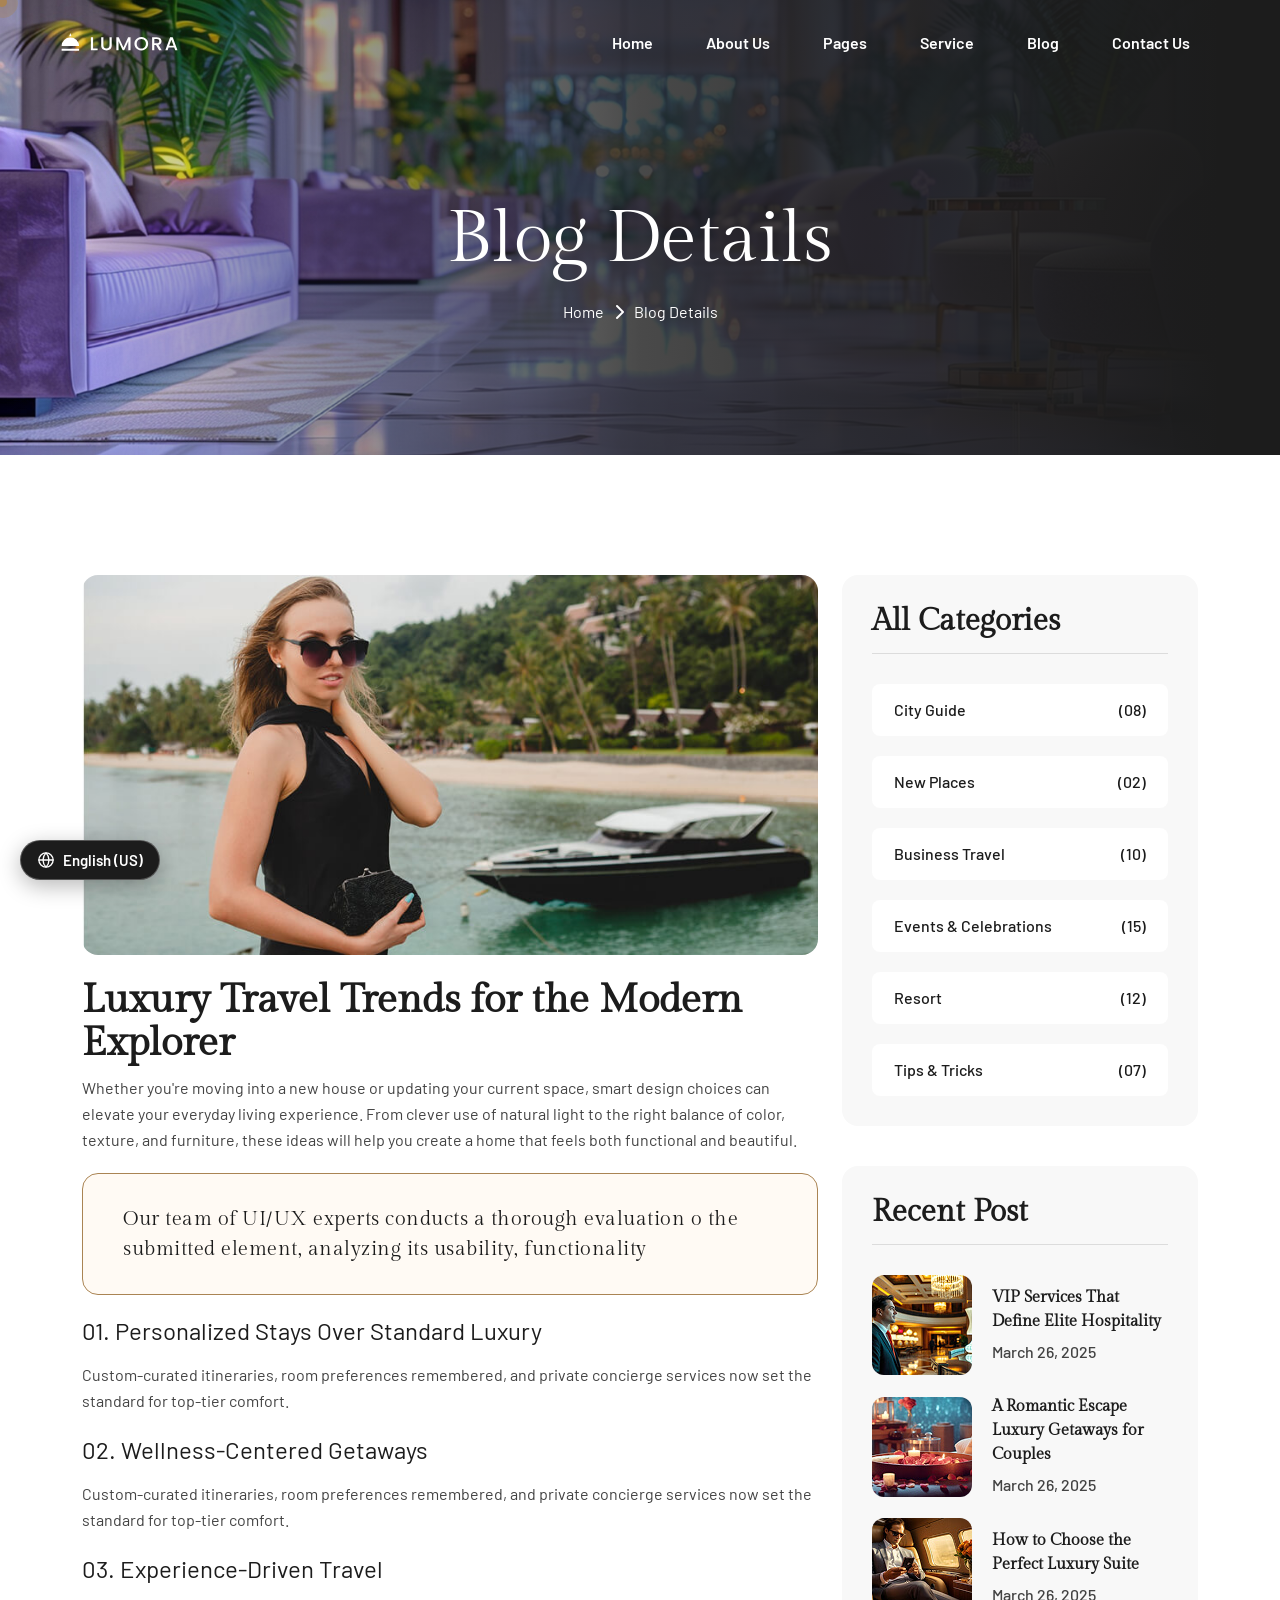
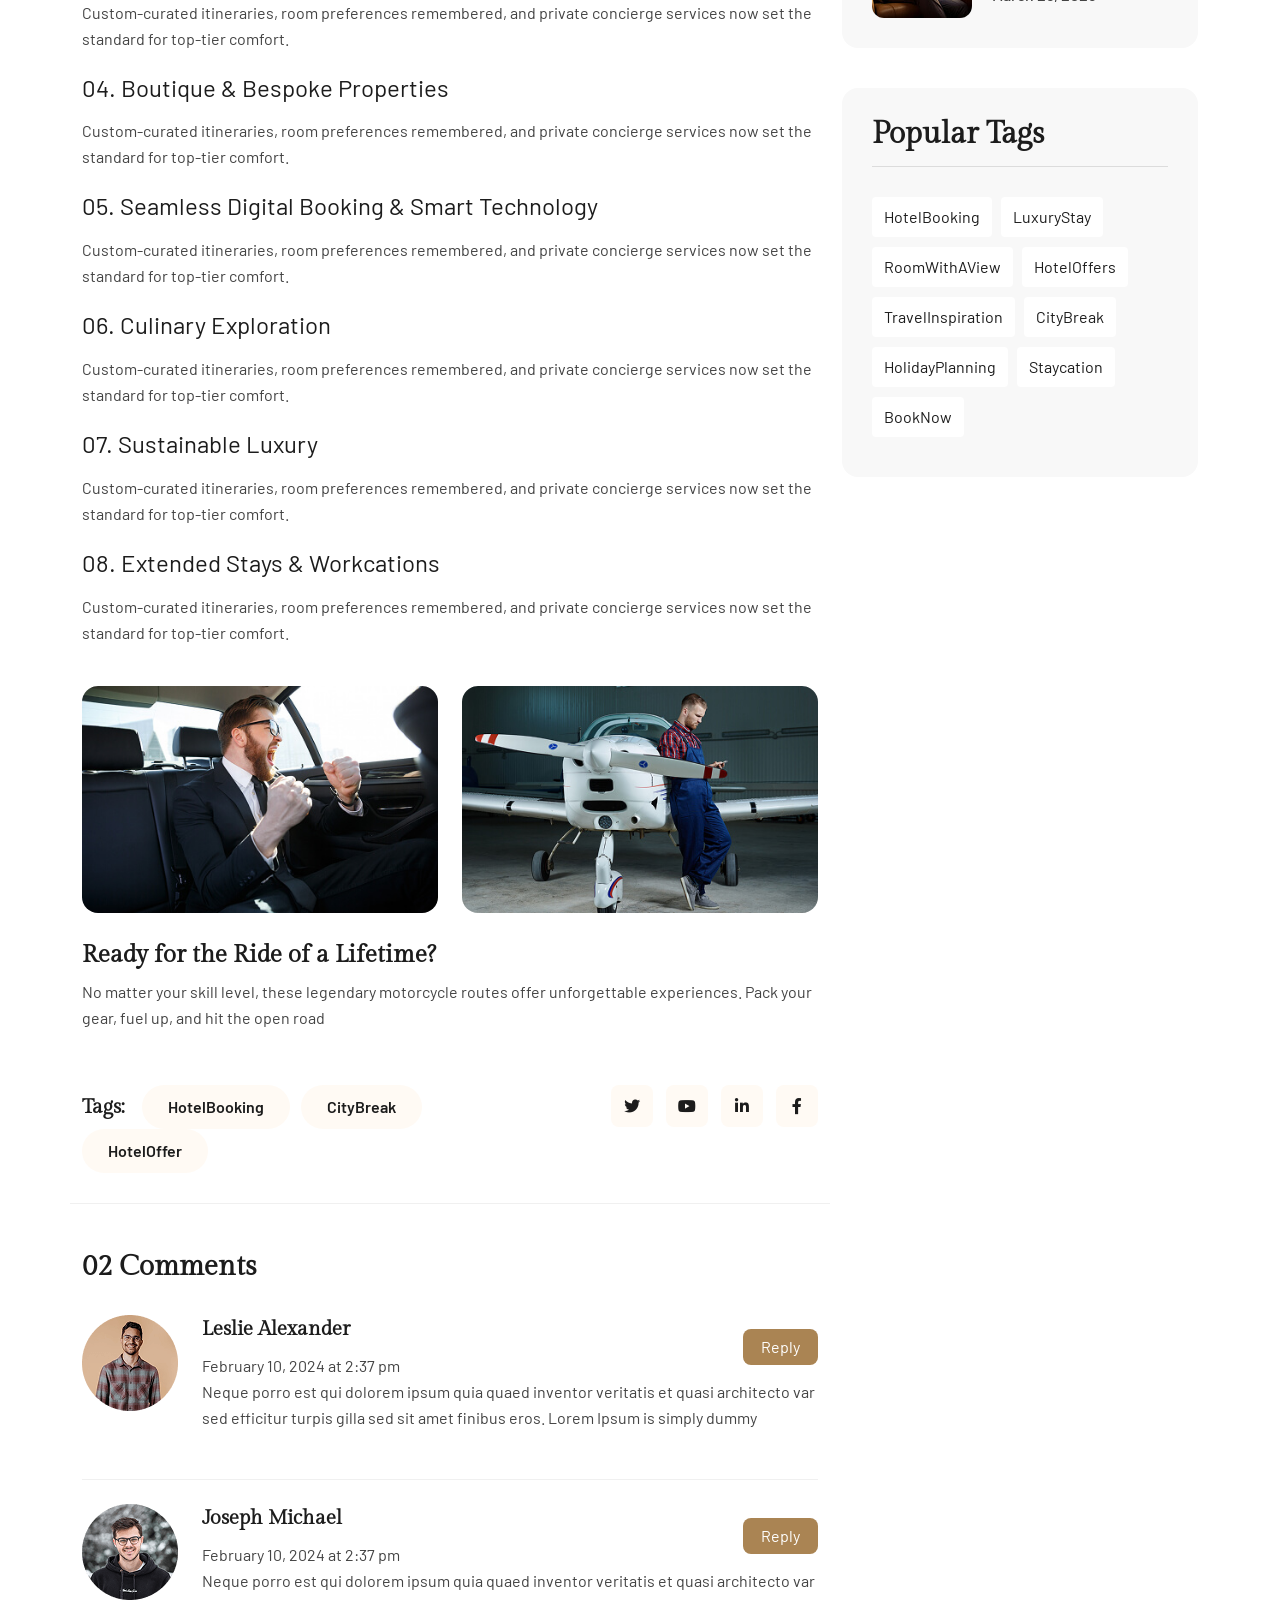
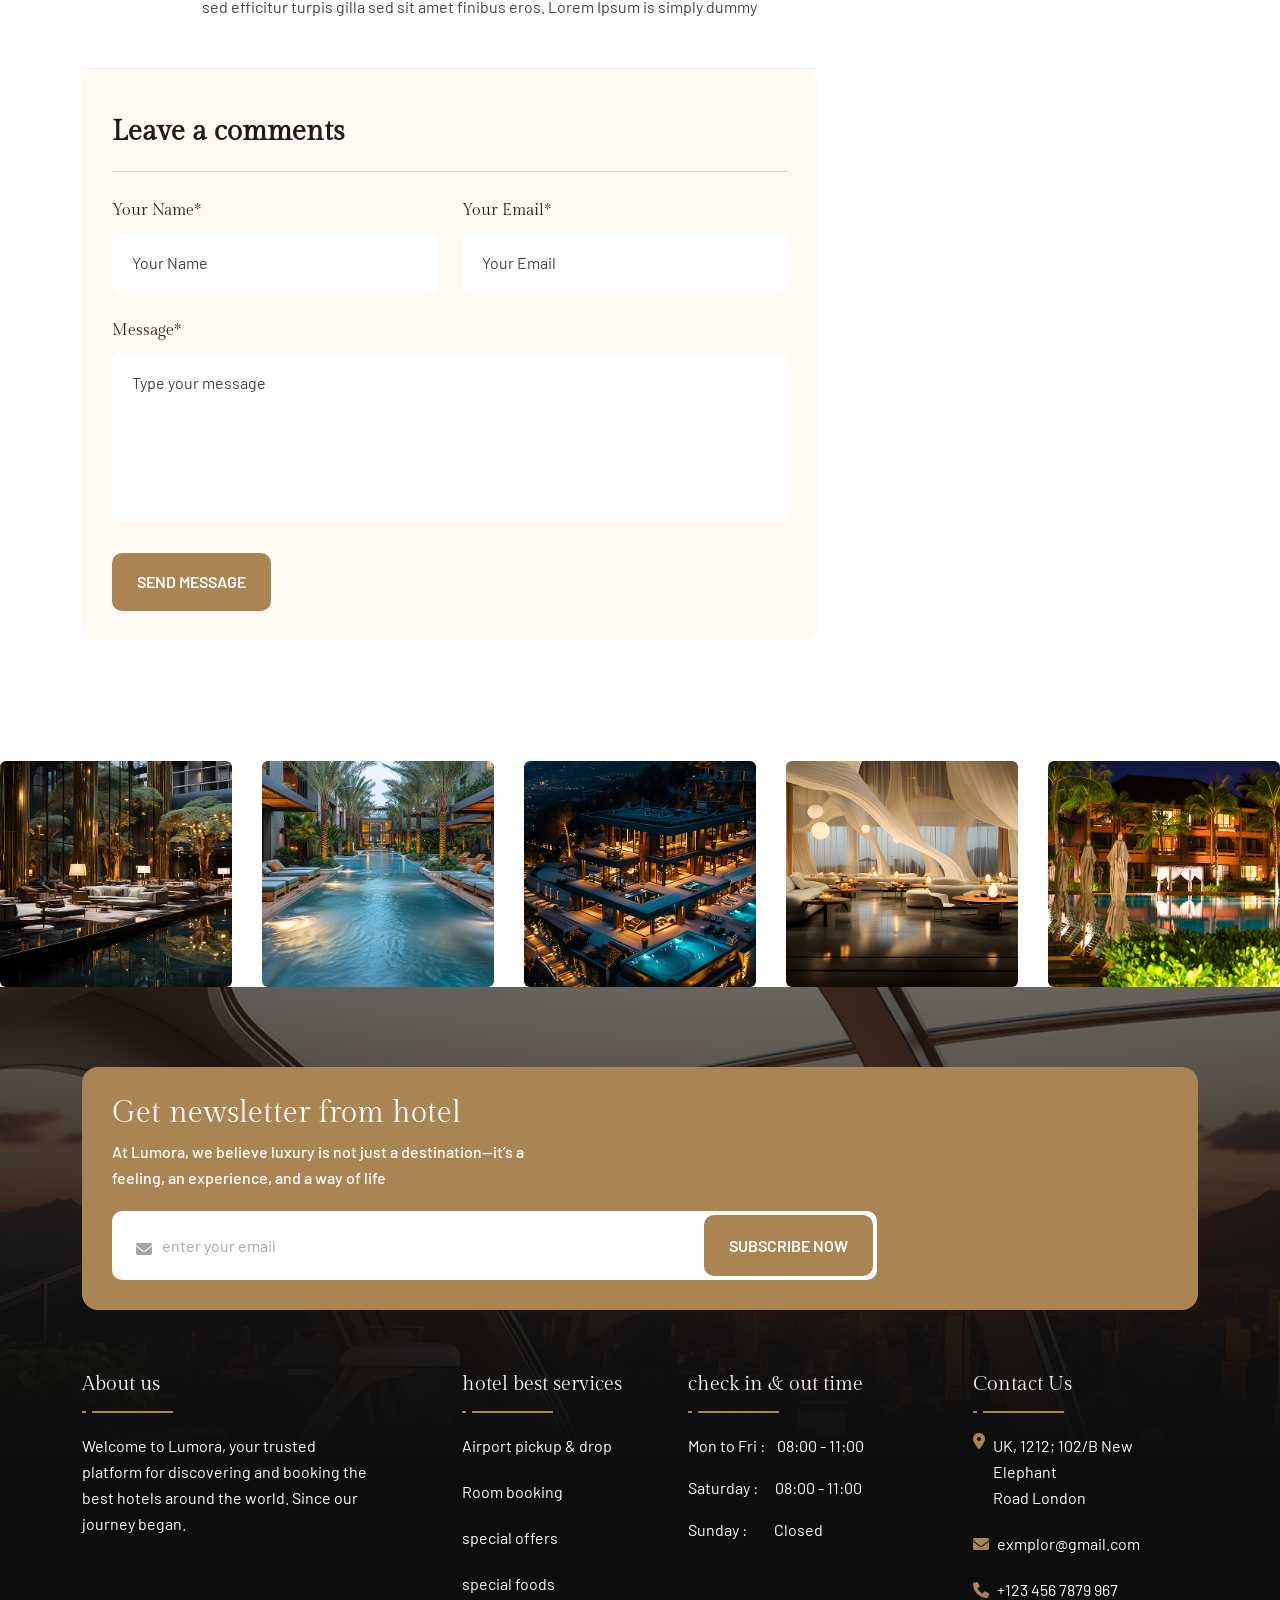
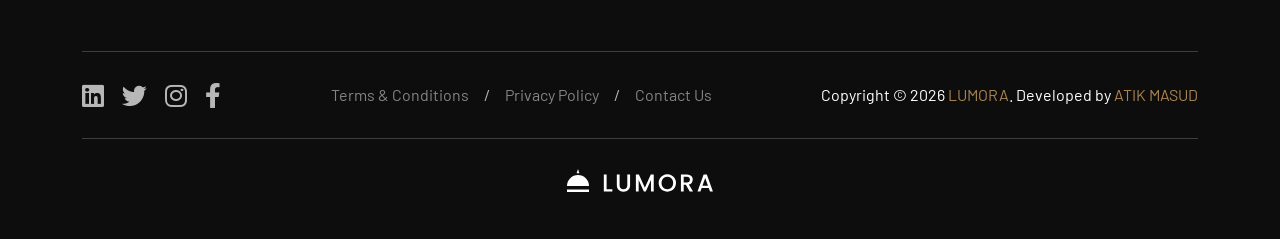
<file: news-details.html>
<!doctype html>
<html lang="en">
    <head>
        <meta charset="UTF-8" />
        <meta http-equiv="X-UA-Compatible" content="IE=edge" />
        <meta name="viewport" content="width=device-width, initial-scale=1" />
        <meta name="author" content="Atik Masud" />
        <meta name="description" content="Lumora - Hotel Booking" />
        <title>Lumora - Hotel Booking</title>
        <link rel="shortcut icon" href="assets/img/favicon.svg" />
        <link rel="stylesheet" href="assets/css/bootstrap.min.css" />
        <link rel="stylesheet" href="assets/css/all.min.css" />
        <link rel="stylesheet" href="assets/css/animate.css" />
        <link rel="stylesheet" href="assets/css/magnific-popup.css" />
        <link rel="stylesheet" href="assets/css/mousecursor.css" />
        <link rel="stylesheet" href="assets/css/meanmenu.css" />
        <link rel="stylesheet" href="assets/css/odometer.css" />
        <link rel="stylesheet" href="assets/css/swiper-bundle.min.css" />
        <link rel="stylesheet" href="assets/css/nice-select.css" />
        <link rel="stylesheet" href="assets/css/main.css" />
        <link rel="stylesheet" href="assets/css/i18n.css" />
    </head>
    <body>
        <div id="preloader">
            <div class="preloader-content">
                <img src="assets/img/logo/black-logo.svg" alt="Hotel Logo" class="preloader-logo" />
                <div class="spinner"></div>
                <p>Booking your experience...</p>
            </div>
        </div>
        <button id="back-top" class="back-to-top show">
            <i class="fa-regular fa-arrow-up"></i>
        </button>
        <div class="mouseCursor cursor-outer"></div>
        <div class="mouseCursor cursor-inner"></div>
        <div class="fix-area">
            <div class="offcanvas__info">
                <div class="offcanvas__wrapper">
                    <div class="offcanvas__content">
                        <div class="offcanvas__top mb-5 d-flex justify-content-between align-items-center">
                            <div class="offcanvas__logo">
                                <a href="index.html">
                                    <img src="assets/img/logo/black-logo.svg" alt="logo-img" />
                                </a>
                            </div>
                            <div class="offcanvas__close">
                                <button>
                                    <i class="fas fa-times"></i>
                                </button>
                            </div>
                        </div>
                        <p class="text d-none d-xl-block">
                            Nullam dignissim, ante scelerisque the is euismod fermentum odio sem semper the is erat, a
                            feugiat leo urna eget eros. Duis Aenean a imperdiet risus.
                        </p>
                        <div class="mobile-menu fix mb-3"></div>
                        <div class="offcanvas__contact d-xl-block">
                            <h4 class="d-xl-block">Contact Info</h4>
                            <ul class="d-xl-block">
                                <li class="d-flex align-items-center">
                                    <div class="offcanvas__contact-icon">
                                        <i class="fal fa-map-marker-alt"></i>
                                    </div>
                                    <div class="offcanvas__contact-text">
                                        <a target="_blank" href="#">Main Street, Melbourne, Australia</a>
                                    </div>
                                </li>
                                <li class="d-flex align-items-center">
                                    <div class="offcanvas__contact-icon mr-15">
                                        <i class="fal fa-envelope"></i>
                                    </div>
                                    <div class="offcanvas__contact-text">
                                        <a href="mailto:info@example.com"
                                            ><span class="mailto:info@example.com">info@example.com</span></a
                                        >
                                    </div>
                                </li>
                                <li class="d-flex align-items-center">
                                    <div class="offcanvas__contact-icon mr-15">
                                        <i class="fal fa-clock"></i>
                                    </div>
                                    <div class="offcanvas__contact-text">
                                        <a target="_blank" href="#">Mod-friday, 09am -05pm</a>
                                    </div>
                                </li>
                                <li class="d-flex align-items-center">
                                    <div class="offcanvas__contact-icon mr-15">
                                        <i class="far fa-phone"></i>
                                    </div>
                                    <div class="offcanvas__contact-text">
                                        <a href="tel:+11002345909">+11002345909</a>
                                    </div>
                                </li>
                            </ul>
                            <div class="social-icon d-flex align-items-center">
                                <a href="#"><i class="fab fa-facebook-f"></i></a>
                                <a href="#"><i class="fab fa-twitter"></i></a>
                                <a href="#"><i class="fab fa-youtube"></i></a>
                                <a href="#"><i class="fab fa-linkedin-in"></i></a>
                            </div>
                        </div>
                    </div>
                </div>
            </div>
        </div>
        <div class="offcanvas__overlay"></div>
        <div class="header-top-section-3 style-bg">
            <div class="container-fluid">
                <div class="header-top-wrapper-3 style-inner">
                    <div class="header-left">
                        <ul class="list">
                            <li>
                                <i class="fa-solid fa-phone"></i>
                                <a href="tel:+093783575222">+09 378 357 5222</a>
                            </li>
                            <li>/</li>
                            <li>
                                <i class="fa-solid fa-envelope"></i>
                                <a href="mailto:info@example.com">info@example.com</a>
                            </li>
                            <li>/</li>
                            <li>
                                <i class="fa-solid fa-location-dot"></i>
                                Elgin Street, 6391, Celina, Delaware
                            </li>
                        </ul>
                    </div>
                    <div class="social-icon">
                        <a href="#"><i class="fa-brands fa-linkedin"></i></a>
                        <a href="#"><i class="fa-brands fa-twitter"></i></a>
                        <a href="#"><i class="fa-brands fa-instagram"></i></a>
                        <a href="#"><i class="fa-brands fa-facebook-f"></i></a>
                    </div>
                </div>
            </div>
        </div>
        <header id="header-sticky" class="header-1 header-3">
            <div class="container-fluid">
                <div class="mega-menu-wrapper">
                    <div class="header-main">
                        <div class="header-left">
                            <div class="logo">
                                <a href="index.html" class="header-logo">
                                    <img src="assets/img/logo/white-logo.svg" alt="logo-img" />
                                </a>
                                <a href="index.html" class="header-logo-2">
                                    <img src="assets/img/logo/black-logo.svg" alt="logo-img" />
                                </a>
                            </div>
                        </div>
                        <div class="header-right style-3 d-flex justify-content-end align-items-center">
                            <div class="mean__menu-wrapper">
                                <div class="main-menu">
                                    <nav id="mobile-menu">
                                        <ul>
                                            <li><a href="index.html">Home</a></li>
                                            <li>
                                                <a href="about.html">About Us</a>
                                            </li>
                                            <li class="has-dropdown">
                                                <a href="news-details.html"> Pages </a>
                                                <ul class="submenu">
                                                    <li class="has-dropdown">
                                                        <a href="room-details.html">
                                                            Room
                                                            <i class="fas fa-angle-right"></i>
                                                        </a>
                                                        <ul class="submenu">
                                                            <li><a href="room.html"> Our Room</a></li>
                                                            <li><a href="room-details.html">Room Details</a></li>
                                                        </ul>
                                                    </li>
                                                    <li><a href="facilitie.html">Hotel Facilities</a></li>
                                                    <li class="has-dropdown">
                                                        <a href="team-details.html">
                                                            Team
                                                            <i class="fas fa-angle-right"></i>
                                                        </a>
                                                        <ul class="submenu">
                                                            <li><a href="team.html">Our Team</a></li>
                                                            <li><a href="team-details.html">Team Details</a></li>
                                                        </ul>
                                                    </li>
                                                    <li><a href="testimonial.html">Our Testimonial</a></li>
                                                    <li><a href="404.html">404 Page</a></li>
                                                </ul>
                                            </li>
                                            <li>
                                                <a href="service-details.html"> Service </a>
                                                <ul class="submenu">
                                                    <li><a href="service.html">Our Service</a></li>
                                                    <li>
                                                        <a href="service-details.html">Service Details</a>
                                                    </li>
                                                </ul>
                                            </li>
                                            <li>
                                                <a href="news-details.html"> Blog </a>
                                                <ul class="submenu">
                                                    <li><a href="news-grid.html">Blog Grid</a></li>
                                                    <li><a href="news.html">Blog Standard</a></li>
                                                    <li><a href="news-details.html">Blog Details</a></li>
                                                </ul>
                                            </li>
                                            <li>
                                                <a href="contact.html">Contact Us</a>
                                            </li>
                                        </ul>
                                    </nav>
                                </div>
                            </div>
                            <div class="header-button">
                                <a href="contact.html" class="theme-btn style-3"> BOOK NOW </a>
                            </div>
                            <div class="header__hamburger d-xl-none my-auto">
                                <div class="sidebar__toggle">
                                    <i class="fas fa-bars"></i>
                                </div>
                            </div>
                        </div>
                    </div>
                </div>
            </div>
        </header>
        <div class="breadcrumb-wrapper bg-cover" style="background-image: url(&quot;assets/img/breadcrumb.jpg&quot;)">
            <div class="container">
                <div class="page-heading">
                    <div class="breadcrumb-sub-title">
                        <h1 class="text-white wow fadeInUp" data-wow-delay=".3s">Blog Details</h1>
                    </div>
                    <ul class="breadcrumb-items wow fadeInUp" data-wow-delay=".5s">
                        <li>
                            <a href="index.html"> Home </a>
                        </li>
                        <li>
                            <i class="fa-solid fa-chevron-right"></i>
                        </li>
                        <li>Blog Details</li>
                    </ul>
                </div>
            </div>
        </div>
        <section class="news-details-section section-padding">
            <div class="container">
                <div class="news-details-wrapper">
                    <div class="row g-4">
                        <div class="col-lg-8 col-12">
                            <div class="details-image">
                                <img src="assets/img/inner-page/news-details/details-1.jpg" alt="img" />
                            </div>
                            <div class="news-details-content">
                                <h3>Luxury Travel Trends for the Modern Explorer</h3>
                                <p>
                                    Whether you're moving into a new house or updating your current space, smart design
                                    choices can elevate your everyday living experience. From clever use of natural
                                    light to the right balance of color, texture, and furniture, these ideas will help
                                    you create a home that feels both functional and beautiful.
                                </p>
                                <div class="sideber">
                                    <h6 class="mb-0">
                                        Our team of UI/UX experts conducts a thorough evaluation o the submitted
                                        element, analyzing its usability, functionality
                                    </h6>
                                </div>
                                <h4 class="news-title">01. Personalized Stays Over Standard Luxury</h4>
                                <p>
                                    Custom-curated itineraries, room preferences remembered, and private concierge
                                    services now set the standard for top-tier comfort.
                                </p>
                                <h4 class="news-title">02. Wellness-Centered Getaways</h4>
                                <p>
                                    Custom-curated itineraries, room preferences remembered, and private concierge
                                    services now set the standard for top-tier comfort.
                                </p>
                                <h4 class="news-title">03. Experience-Driven Travel</h4>
                                <p>
                                    Custom-curated itineraries, room preferences remembered, and private concierge
                                    services now set the standard for top-tier comfort.
                                </p>
                                <h4 class="news-title">04. Boutique & Bespoke Properties</h4>
                                <p>
                                    Custom-curated itineraries, room preferences remembered, and private concierge
                                    services now set the standard for top-tier comfort.
                                </p>
                                <h4 class="news-title">05. Seamless Digital Booking & Smart Technology</h4>
                                <p>
                                    Custom-curated itineraries, room preferences remembered, and private concierge
                                    services now set the standard for top-tier comfort.
                                </p>
                                <h4 class="news-title">06. Culinary Exploration</h4>
                                <p>
                                    Custom-curated itineraries, room preferences remembered, and private concierge
                                    services now set the standard for top-tier comfort.
                                </p>
                                <h4 class="news-title">07. Sustainable Luxury</h4>
                                <p>
                                    Custom-curated itineraries, room preferences remembered, and private concierge
                                    services now set the standard for top-tier comfort.
                                </p>
                                <h4 class="news-title">08. Extended Stays &amp; Workcations</h4>
                                <p>
                                    Custom-curated itineraries, room preferences remembered, and private concierge
                                    services now set the standard for top-tier comfort.
                                </p>
                                <div class="row g-4 mt-3">
                                    <div class="col-lg-6">
                                        <div class="details-image">
                                            <img src="assets/img/inner-page/news-details/details-2.jpg" alt="img" />
                                        </div>
                                    </div>
                                    <div class="col-lg-6">
                                        <div class="details-image">
                                            <img src="assets/img/inner-page/news-details/details-3.jpg" alt="img" />
                                        </div>
                                    </div>
                                </div>
                                <h3 class="text">Ready for the Ride of a Lifetime?</h3>
                                <p>
                                    No matter your skill level, these legendary motorcycle routes offer unforgettable
                                    experiences. Pack your gear, fuel up, and hit the open road
                                </p>
                                <div class="row tag-share-wrap mt-4 mb-5">
                                    <div class="col-lg-7 col-12">
                                        <div class="tagcloud">
                                            <span>Tags:</span>
                                            <a href="news-details.html">HotelBooking</a>
                                            <a href="news-details.html">CityBreak</a>
                                            <a href="news-details.html">HotelOffer</a>
                                        </div>
                                    </div>
                                    <div class="col-lg-5 col-12 mt-3 mt-lg-0 text-lg-end">
                                        <div class="social-share">
                                            <a href="#"><i class="fab fa-twitter"></i></a>
                                            <a href="#"><i class="fa-brands fa-youtube"></i></a>
                                            <a href="#"><i class="fab fa-linkedin-in"></i></a>
                                            <a href="#"><i class="fab fa-facebook-f"></i></a>
                                        </div>
                                    </div>
                                </div>
                                <div class="comments-area">
                                    <div class="comments-heading">
                                        <h3>02 Comments</h3>
                                    </div>
                                    <div class="blog-single-comment d-flex gap-4 pt-4 pb-4">
                                        <div class="image">
                                            <img src="assets/img/inner-page/news-details/comment-1.png" alt="img" />
                                        </div>
                                        <div class="content">
                                            <div
                                                class="head d-flex flex-wrap gap-2 align-items-center justify-content-between"
                                            >
                                                <div class="con">
                                                    <h5><a href="news-details.html">Leslie Alexander</a></h5>
                                                    <span>February 10, 2024 at 2:37 pm</span>
                                                </div>
                                                <a href="news-details.html" class="reply">Reply</a>
                                            </div>
                                            <p class="mt-30 mb-4">
                                                Neque porro est qui dolorem ipsum quia quaed inventor veritatis et quasi
                                                architecto var sed efficitur turpis gilla sed sit amet finibus eros.
                                                Lorem Ipsum is simply dummy
                                            </p>
                                        </div>
                                    </div>
                                    <div class="blog-single-comment d-flex gap-4 pt-4 pb-4">
                                        <div class="image">
                                            <img src="assets/img/inner-page/news-details/comment-2.png" alt="img" />
                                        </div>
                                        <div class="content">
                                            <div
                                                class="head d-flex flex-wrap gap-2 align-items-center justify-content-between"
                                            >
                                                <div class="con">
                                                    <h5><a href="news-details.html">Joseph Michael</a></h5>
                                                    <span>February 10, 2024 at 2:37 pm</span>
                                                </div>
                                                <a href="news-details.html" class="reply">Reply</a>
                                            </div>
                                            <p class="mt-30 mb-4">
                                                Neque porro est qui dolorem ipsum quia quaed inventor veritatis et quasi
                                                architecto var sed efficitur turpis gilla sed sit amet finibus eros.
                                                Lorem Ipsum is simply dummy
                                            </p>
                                        </div>
                                    </div>
                                </div>
                                <div class="comment-form-wrap pt-5">
                                    <h3>Leave a comments</h3>
                                    <form action="#" id="contact-form" method="POST">
                                        <div class="row g-4">
                                            <div class="col-lg-6">
                                                <div class="form-clt">
                                                    <span>Your Name*</span>
                                                    <input type="text" name="name" id="name" placeholder="Your Name" />
                                                </div>
                                            </div>
                                            <div class="col-lg-6">
                                                <div class="form-clt">
                                                    <span>Your Email*</span>
                                                    <input
                                                        type="text"
                                                        name="email"
                                                        id="email6"
                                                        placeholder="Your Email"
                                                    />
                                                </div>
                                            </div>
                                            <div class="col-lg-12">
                                                <div class="form-clt">
                                                    <span>Message*</span>
                                                    <textarea
                                                        name="message"
                                                        id="message"
                                                        placeholder="Type your message"
                                                    ></textarea>
                                                </div>
                                            </div>
                                            <div class="col-lg-6">
                                                <button type="submit" class="theme-btn">SEND MESSAGE</button>
                                            </div>
                                        </div>
                                    </form>
                                </div>
                            </div>
                        </div>
                        <div class="col-lg-4 col-12">
                            <div class="main-sideber">
                                <div class="single-sideber-widget">
                                    <div class="widget-title">
                                        <h3>All Categories</h3>
                                    </div>
                                    <ul class="category-list">
                                        <li><a href="news-details.html">City Guide</a><span>(08)</span></li>
                                        <li><a href="news-details.html">New Places</a><span>(02)</span></li>
                                        <li><a href="news-details.html">Business Travel</a><span>(10)</span></li>
                                        <li><a href="news-details.html">Events & Celebrations</a><span>(15)</span></li>
                                        <li><a href="news-details.html">Resort</a><span>(12)</span></li>
                                        <li><a href="news-details.html">Tips & Tricks</a><span>(07)</span></li>
                                    </ul>
                                </div>
                                <div class="single-sideber-widget">
                                    <div class="widget-title">
                                        <h3>Recent Post</h3>
                                    </div>
                                    <div class="recent-post-area">
                                        <div class="recent-items">
                                            <div class="recent-thumb">
                                                <img src="assets/img/inner-page/news-details/post-1.jpg" alt="img" />
                                            </div>
                                            <div class="recent-content">
                                                <h5>
                                                    <a href="news-details.html">
                                                        VIP Services That Define Elite Hospitality
                                                    </a>
                                                </h5>
                                                <ul>
                                                    <li>March 26, 2025</li>
                                                </ul>
                                            </div>
                                        </div>
                                        <div class="recent-items">
                                            <div class="recent-thumb">
                                                <img src="assets/img/inner-page/news-details/post-2.jpg" alt="img" />
                                            </div>
                                            <div class="recent-content">
                                                <h5>
                                                    <a href="news-details.html">
                                                        A Romantic Escape Luxury Getaways for Couples
                                                    </a>
                                                </h5>
                                                <ul>
                                                    <li>March 26, 2025</li>
                                                </ul>
                                            </div>
                                        </div>
                                        <div class="recent-items">
                                            <div class="recent-thumb">
                                                <img src="assets/img/inner-page/news-details/post-3.jpg" alt="img" />
                                            </div>
                                            <div class="recent-content">
                                                <h5>
                                                    <a href="news-details.html">
                                                        How to Choose the Perfect Luxury Suite
                                                    </a>
                                                </h5>
                                                <ul>
                                                    <li>March 26, 2025</li>
                                                </ul>
                                            </div>
                                        </div>
                                    </div>
                                </div>
                                <div class="single-sideber-widget mb-0">
                                    <div class="widget-title">
                                        <h3>Popular Tags</h3>
                                    </div>
                                    <div class="tagcloud">
                                        <a href="news-details.html">HotelBooking</a>
                                        <a href="news-details.html">LuxuryStay</a>
                                        <a href="news-details.html">RoomWithAView</a>
                                        <a href="news-details.html">HotelOffers</a>
                                        <a href="news-details.html">TravelInspiration</a>
                                        <a href="news-details.html">CityBreak</a>
                                        <a href="news-details.html">HolidayPlanning</a>
                                        <a href="news-details.html">Staycation</a>
                                        <a href="news-details.html">BookNow</a>
                                    </div>
                                </div>
                            </div>
                        </div>
                    </div>
                </div>
            </div>
        </section>
        <div class="instagram-section-2 fix">
            <div class="swiper instagram-banner-slider">
                <div class="swiper-wrapper">
                    <div class="swiper-slide">
                        <div class="instagram-banner-items">
                            <div class="banner-image">
                                <img src="assets/img/home-1/instagram/01.jpg" alt="insta-img" />
                                <a href="index.html" class="icon">
                                    <i class="fa-brands fa-instagram"></i>
                                </a>
                            </div>
                        </div>
                    </div>
                    <div class="swiper-slide">
                        <div class="instagram-banner-items">
                            <div class="banner-image">
                                <img src="assets/img/home-1/instagram/02.jpg" alt="insta-img" />
                                <a href="index.html" class="icon">
                                    <i class="fa-brands fa-instagram"></i>
                                </a>
                            </div>
                        </div>
                    </div>
                    <div class="swiper-slide">
                        <div class="instagram-banner-items">
                            <div class="banner-image">
                                <img src="assets/img/home-1/instagram/03.jpg" alt="insta-img" />
                                <a href="index.html" class="icon">
                                    <i class="fa-brands fa-instagram"></i>
                                </a>
                            </div>
                        </div>
                    </div>
                    <div class="swiper-slide">
                        <div class="instagram-banner-items">
                            <div class="banner-image">
                                <img src="assets/img/home-1/instagram/04.jpg" alt="insta-img" />
                                <a href="index.html" class="icon">
                                    <i class="fa-brands fa-instagram"></i>
                                </a>
                            </div>
                        </div>
                    </div>
                    <div class="swiper-slide">
                        <div class="instagram-banner-items">
                            <div class="banner-image">
                                <img src="assets/img/home-1/instagram/05.jpg" alt="insta-img" />
                                <a href="index.html" class="icon">
                                    <i class="fa-brands fa-instagram"></i>
                                </a>
                            </div>
                        </div>
                    </div>
                    <div class="swiper-slide">
                        <div class="instagram-banner-items">
                            <div class="banner-image">
                                <img src="assets/img/home-1/instagram/06.jpg" alt="insta-img" />
                                <a href="index.html" class="icon">
                                    <i class="fa-brands fa-instagram"></i>
                                </a>
                            </div>
                        </div>
                    </div>
                </div>
            </div>
        </div>
        <footer class="footer-section fix bg-cover" style="background-image: url(assets/img/home-1/footer.jpg)">
            <div class="container">
                <div class="footer-newsletter">
                    <div class="newsletter-content">
                        <h3>Get newsletter from hotel</h3>
                        <p>
                            At Lumora, we believe luxury is not just a destination—it’s a feeling, an experience, and a
                            way of life
                        </p>
                    </div>
                    <form action="#">
                        <div class="form-clt">
                            <i class="fa-solid fa-envelope"></i>
                            <input type="text" name="email" id="email" placeholder="enter your email" />
                            <button type="submit" class="theme-btn">subscribe now</button>
                        </div>
                    </form>
                </div>
                <div class="footer-widget-wrapper">
                    <div class="row">
                        <div class="col-xl-4 col-md-6 col-lg-3 wow fadeInUp" data-wow-delay=".2s">
                            <div class="single-footer-widget">
                                <div class="widget-title">
                                    <h5>About us</h5>
                                </div>
                                <div class="footer-content">
                                    <p>
                                        Welcome to Lumora, your trusted platform for discovering and booking the best
                                        hotels around the world. Since our journey began.
                                    </p>
                                </div>
                            </div>
                        </div>
                        <div class="col-xl-2 col-md-6 col-lg-3 wow fadeInUp" data-wow-delay=".4s">
                            <div class="single-footer-widget">
                                <div class="widget-title">
                                    <h5>hotel best services</h5>
                                </div>
                                <ul class="list">
                                    <li>
                                        <a href="service-details.html">Airport pickup & drop</a>
                                    </li>
                                    <li>
                                        <a href="service-details.html">Room booking</a>
                                    </li>
                                    <li>
                                        <a href="service-details.html">special offers</a>
                                    </li>
                                    <li>
                                        <a href="service-details.html">special foods</a>
                                    </li>
                                </ul>
                            </div>
                        </div>
                        <div class="col-xl-3 ps-lg-5 col-md-6 col-lg-3 wow fadeInUp" data-wow-delay=".6s">
                            <div class="single-footer-widget">
                                <div class="widget-title">
                                    <h5>check in & out time</h5>
                                </div>
                                <ul class="date-list">
                                    <li>Mon to Fri : <span class="style-1">08:00 - 11:00</span></li>
                                    <li>Saturday : <span>08:00 - 11:00</span></li>
                                    <li>Sunday : <span class="style-3">Closed</span></li>
                                </ul>
                            </div>
                        </div>
                        <div class="col-xl-3 ps-lg-5 col-md-6 col-lg-3 wow fadeInUp" data-wow-delay=".8s">
                            <div class="single-footer-widget">
                                <div class="widget-title">
                                    <h5>Contact Us</h5>
                                </div>
                                <ul class="contact-item">
                                    <li>
                                        <i class="fa-solid fa-location-dot"></i>
                                        UK, 1212; 102/B New Elephant <br />
                                        Road London
                                    </li>
                                    <li class="style-2">
                                        <i class="fa-solid fa-envelope"></i>
                                        <a href="mailto:exmplor@gmail.com">exmplor@gmail.com</a>
                                    </li>
                                    <li class="style-2">
                                        <i class="fa-solid fa-phone"></i>
                                        <a href="tel:+1234567879967">+123 456 7879 967</a>
                                    </li>
                                </ul>
                            </div>
                        </div>
                    </div>
                </div>
                <div class="footer-bottom">
                    <div class="footer-wrapper">
                        <div class="social-icon wow fadeInLeft" data-wow-delay=".3s">
                            <a href="#"><i class="fa-brands fa-linkedin"></i></a>
                            <a href="#"><i class="fa-brands fa-twitter"></i></a>
                            <a href="#"><i class="fa-brands fa-instagram"></i></a>
                            <a href="#"><i class="fa-brands fa-facebook-f"></i></a>
                        </div>
                        <ul class="footer-list wow fadeInUp" data-wow-delay=".5s">
                            <li>
                                <a href="contact.html">Terms & Conditions</a>
                            </li>
                            <li>/</li>
                            <li>
                                <a href="contact.html">Privacy Policy</a>
                            </li>
                            <li>/</li>
                            <li>
                                <a href="contact.html">Contact Us</a>
                            </li>
                        </ul>
                        <p class="wow fadeInRight" data-wow-delay=".7s">
                            Copyright © 2026 <span>Lumora</span>. Developed by <span>Atik Masud</span>
                        </p>
                    </div>
                    <a href="index.html" class="footer-logo wow fadeInUp" data-wow-delay=".3s">
                        <img src="assets/img/logo/white-logo.svg" alt="img" />
                    </a>
                </div>
            </div>
        </footer>
        <script src="assets/js/jquery-3.7.1.min.js"></script>
        <script src="assets/js/bootstrap.bundle.min.js"></script>
        <script src="assets/js/jquery.nice-select.min.js"></script>
        <script src="assets/js/swiper-bundle.min.js"></script>
        <script src="assets/js/jquery.meanmenu.min.js"></script>
        <script src="assets/js/jquery.magnific-popup.min.js"></script>
        <script src="assets/js/wow.min.js"></script>
        <script src="assets/js/main.js"></script>
        <script src="assets/js/i18n-data.js"></script>
        <script src="assets/js/i18n.js"></script>
    </body>
</html>
</file>
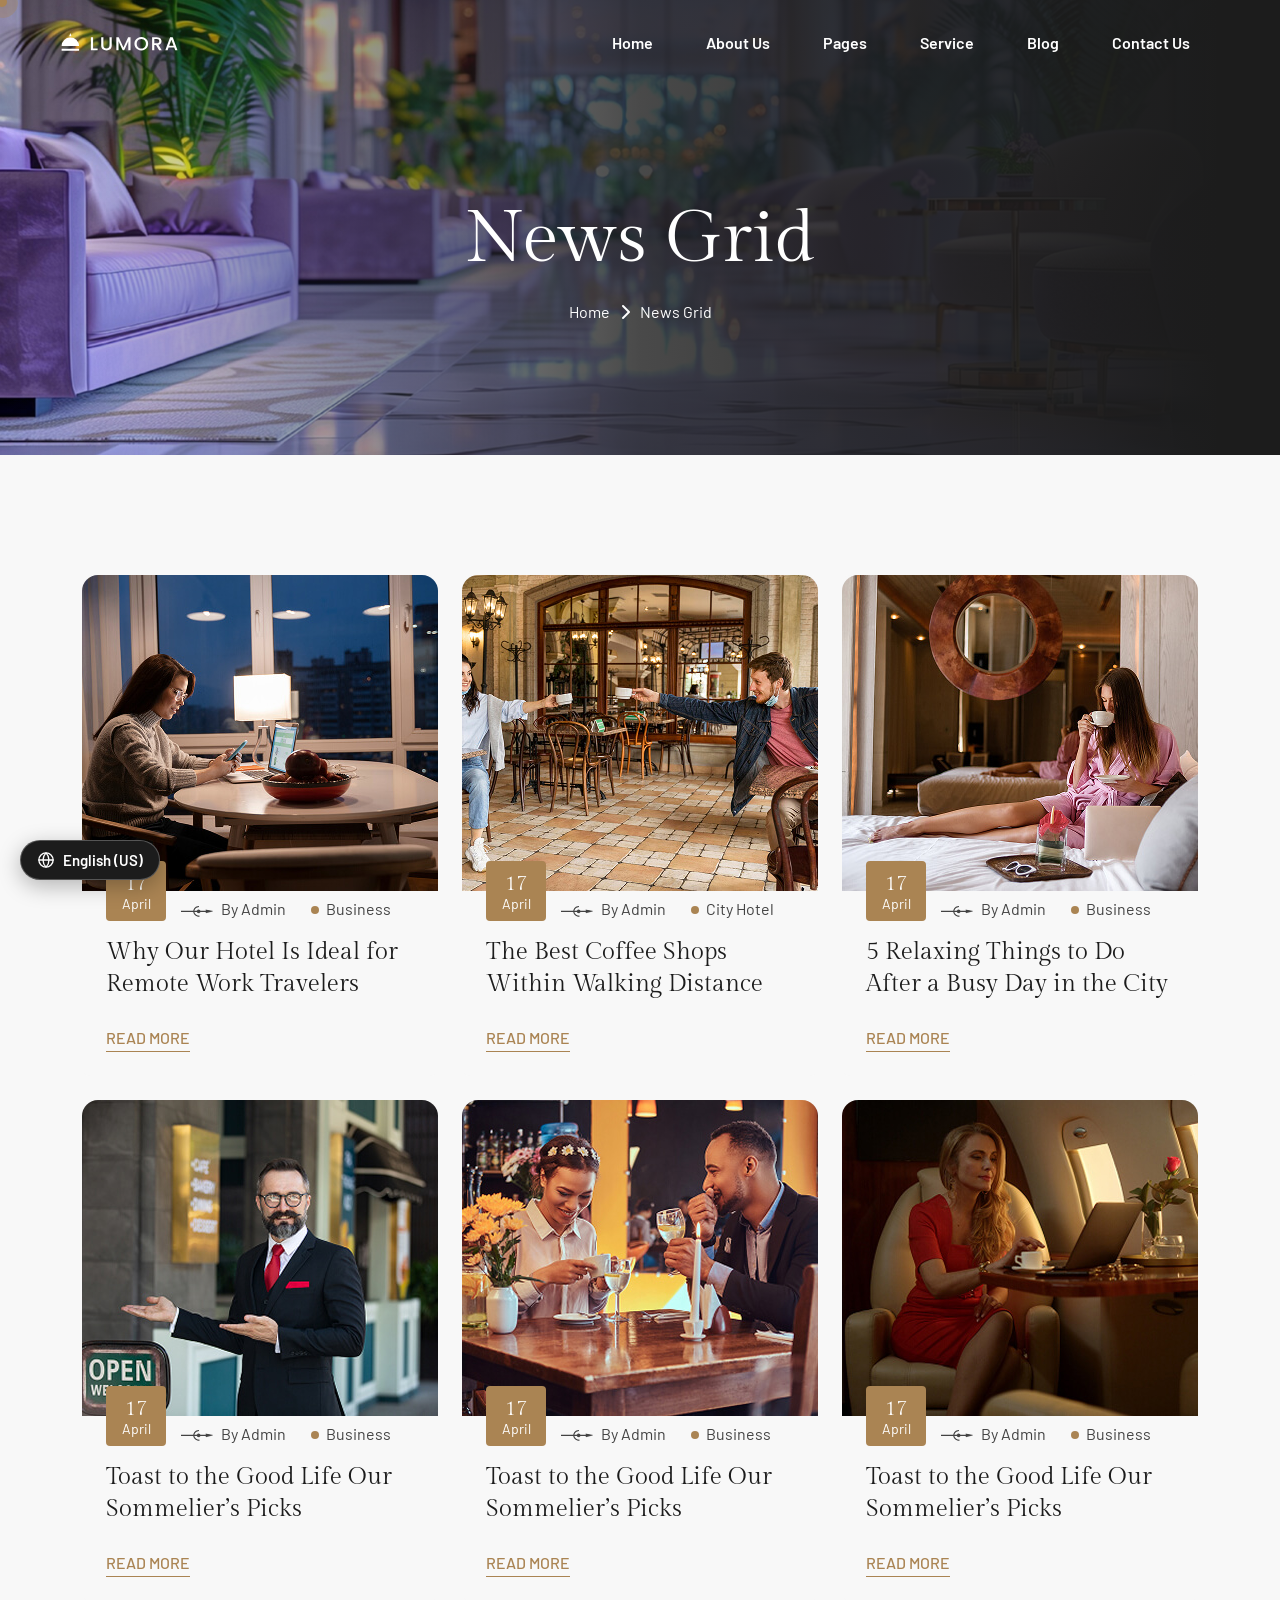
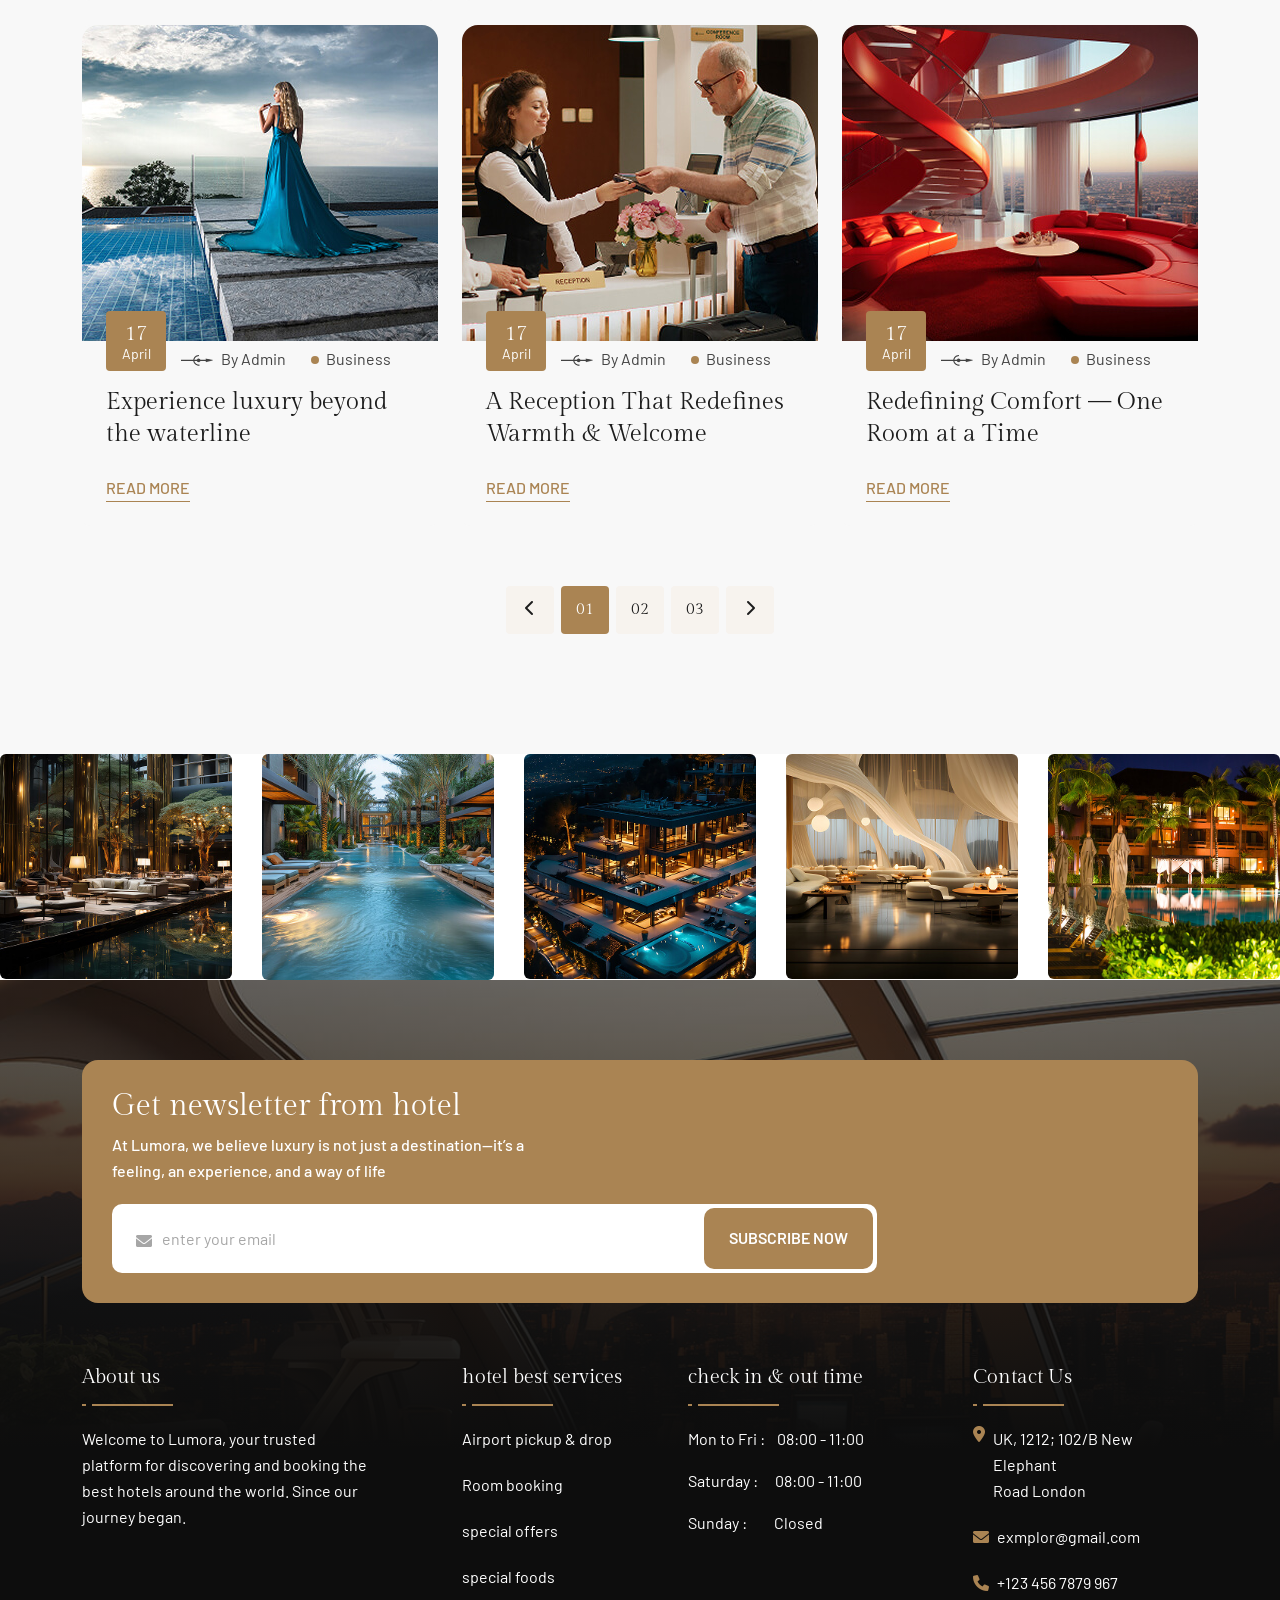
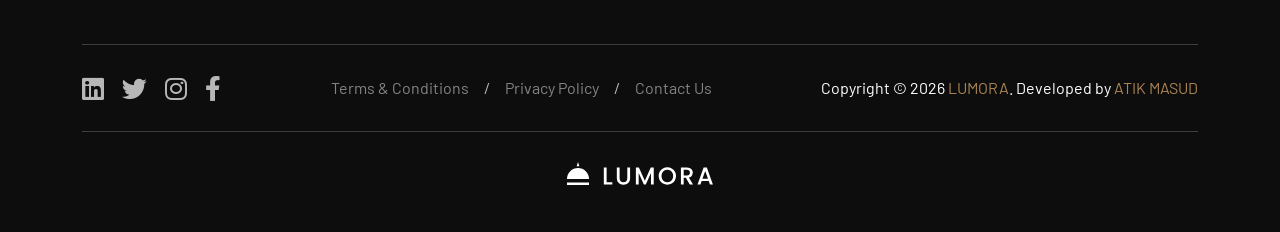
<file: news-grid.html>
<!doctype html>
<html lang="en">
    <head>
        <meta charset="UTF-8" />
        <meta http-equiv="X-UA-Compatible" content="IE=edge" />
        <meta name="viewport" content="width=device-width, initial-scale=1" />
        <meta name="author" content="Atik Masud" />
        <meta name="description" content="Lumora - Hotel Booking" />
        <title>Lumora - Hotel Booking</title>
        <link rel="shortcut icon" href="assets/img/favicon.svg" />
        <link rel="stylesheet" href="assets/css/bootstrap.min.css" />
        <link rel="stylesheet" href="assets/css/all.min.css" />
        <link rel="stylesheet" href="assets/css/animate.css" />
        <link rel="stylesheet" href="assets/css/magnific-popup.css" />
        <link rel="stylesheet" href="assets/css/mousecursor.css" />
        <link rel="stylesheet" href="assets/css/meanmenu.css" />
        <link rel="stylesheet" href="assets/css/odometer.css" />
        <link rel="stylesheet" href="assets/css/swiper-bundle.min.css" />
        <link rel="stylesheet" href="assets/css/nice-select.css" />
        <link rel="stylesheet" href="assets/css/main.css" />
        <link rel="stylesheet" href="assets/css/i18n.css" />
    </head>
    <body>
        <div id="preloader">
            <div class="preloader-content">
                <img src="assets/img/logo/black-logo.svg" alt="Hotel Logo" class="preloader-logo" />
                <div class="spinner"></div>
                <p>Booking your experience...</p>
            </div>
        </div>
        <button id="back-top" class="back-to-top show">
            <i class="fa-regular fa-arrow-up"></i>
        </button>
        <div class="mouseCursor cursor-outer"></div>
        <div class="mouseCursor cursor-inner"></div>
        <div class="fix-area">
            <div class="offcanvas__info">
                <div class="offcanvas__wrapper">
                    <div class="offcanvas__content">
                        <div class="offcanvas__top mb-5 d-flex justify-content-between align-items-center">
                            <div class="offcanvas__logo">
                                <a href="index.html">
                                    <img src="assets/img/logo/black-logo.svg" alt="logo-img" />
                                </a>
                            </div>
                            <div class="offcanvas__close">
                                <button>
                                    <i class="fas fa-times"></i>
                                </button>
                            </div>
                        </div>
                        <p class="text d-none d-xl-block">
                            Nullam dignissim, ante scelerisque the is euismod fermentum odio sem semper the is erat, a
                            feugiat leo urna eget eros. Duis Aenean a imperdiet risus.
                        </p>
                        <div class="mobile-menu fix mb-3"></div>
                        <div class="offcanvas__contact d-xl-block">
                            <h4 class="d-xl-block">Contact Info</h4>
                            <ul class="d-xl-block">
                                <li class="d-flex align-items-center">
                                    <div class="offcanvas__contact-icon">
                                        <i class="fal fa-map-marker-alt"></i>
                                    </div>
                                    <div class="offcanvas__contact-text">
                                        <a target="_blank" href="#">Main Street, Melbourne, Australia</a>
                                    </div>
                                </li>
                                <li class="d-flex align-items-center">
                                    <div class="offcanvas__contact-icon mr-15">
                                        <i class="fal fa-envelope"></i>
                                    </div>
                                    <div class="offcanvas__contact-text">
                                        <a href="mailto:info@example.com"
                                            ><span class="mailto:info@example.com">info@example.com</span></a
                                        >
                                    </div>
                                </li>
                                <li class="d-flex align-items-center">
                                    <div class="offcanvas__contact-icon mr-15">
                                        <i class="fal fa-clock"></i>
                                    </div>
                                    <div class="offcanvas__contact-text">
                                        <a target="_blank" href="#">Mod-friday, 09am -05pm</a>
                                    </div>
                                </li>
                                <li class="d-flex align-items-center">
                                    <div class="offcanvas__contact-icon mr-15">
                                        <i class="far fa-phone"></i>
                                    </div>
                                    <div class="offcanvas__contact-text">
                                        <a href="tel:+11002345909">+11002345909</a>
                                    </div>
                                </li>
                            </ul>
                            <div class="social-icon d-flex align-items-center">
                                <a href="#"><i class="fab fa-facebook-f"></i></a>
                                <a href="#"><i class="fab fa-twitter"></i></a>
                                <a href="#"><i class="fab fa-youtube"></i></a>
                                <a href="#"><i class="fab fa-linkedin-in"></i></a>
                            </div>
                        </div>
                    </div>
                </div>
            </div>
        </div>
        <div class="offcanvas__overlay"></div>
        <div class="header-top-section-3 style-bg">
            <div class="container-fluid">
                <div class="header-top-wrapper-3 style-inner">
                    <div class="header-left">
                        <ul class="list">
                            <li>
                                <i class="fa-solid fa-phone"></i>
                                <a href="tel:+093783575222">+09 378 357 5222</a>
                            </li>
                            <li>/</li>
                            <li>
                                <i class="fa-solid fa-envelope"></i>
                                <a href="mailto:info@example.com">info@example.com</a>
                            </li>
                            <li>/</li>
                            <li>
                                <i class="fa-solid fa-location-dot"></i>
                                Elgin Street, 6391, Celina, Delaware
                            </li>
                        </ul>
                    </div>
                    <div class="social-icon">
                        <a href="#"><i class="fa-brands fa-linkedin"></i></a>
                        <a href="#"><i class="fa-brands fa-twitter"></i></a>
                        <a href="#"><i class="fa-brands fa-instagram"></i></a>
                        <a href="#"><i class="fa-brands fa-facebook-f"></i></a>
                    </div>
                </div>
            </div>
        </div>
        <header id="header-sticky" class="header-1 header-3">
            <div class="container-fluid">
                <div class="mega-menu-wrapper">
                    <div class="header-main">
                        <div class="header-left">
                            <div class="logo">
                                <a href="index.html" class="header-logo">
                                    <img src="assets/img/logo/white-logo.svg" alt="logo-img" />
                                </a>
                                <a href="index.html" class="header-logo-2">
                                    <img src="assets/img/logo/black-logo.svg" alt="logo-img" />
                                </a>
                            </div>
                        </div>
                        <div class="header-right style-3 d-flex justify-content-end align-items-center">
                            <div class="mean__menu-wrapper">
                                <div class="main-menu">
                                    <nav id="mobile-menu">
                                        <ul>
                                            <li><a href="index.html">Home</a></li>
                                            <li>
                                                <a href="about.html">About Us</a>
                                            </li>
                                            <li class="has-dropdown">
                                                <a href="news-details.html"> Pages </a>
                                                <ul class="submenu">
                                                    <li class="has-dropdown">
                                                        <a href="room-details.html">
                                                            Room
                                                            <i class="fas fa-angle-right"></i>
                                                        </a>
                                                        <ul class="submenu">
                                                            <li><a href="room.html"> Our Room</a></li>
                                                            <li><a href="room-details.html">Room Details</a></li>
                                                        </ul>
                                                    </li>
                                                    <li><a href="facilitie.html">Hotel Facilities</a></li>
                                                    <li class="has-dropdown">
                                                        <a href="team-details.html">
                                                            Team
                                                            <i class="fas fa-angle-right"></i>
                                                        </a>
                                                        <ul class="submenu">
                                                            <li><a href="team.html">Our Team</a></li>
                                                            <li><a href="team-details.html">Team Details</a></li>
                                                        </ul>
                                                    </li>
                                                    <li><a href="testimonial.html">Our Testimonial</a></li>
                                                    <li><a href="404.html">404 Page</a></li>
                                                </ul>
                                            </li>
                                            <li>
                                                <a href="service-details.html"> Service </a>
                                                <ul class="submenu">
                                                    <li><a href="service.html">Our Service</a></li>
                                                    <li>
                                                        <a href="service-details.html">Service Details</a>
                                                    </li>
                                                </ul>
                                            </li>
                                            <li>
                                                <a href="news-details.html"> Blog </a>
                                                <ul class="submenu">
                                                    <li><a href="news-grid.html">Blog Grid</a></li>
                                                    <li><a href="news.html">Blog Standard</a></li>
                                                    <li><a href="news-details.html">Blog Details</a></li>
                                                </ul>
                                            </li>
                                            <li>
                                                <a href="contact.html">Contact Us</a>
                                            </li>
                                        </ul>
                                    </nav>
                                </div>
                            </div>
                            <div class="header-button">
                                <a href="contact.html" class="theme-btn style-3"> BOOK NOW </a>
                            </div>
                            <div class="header__hamburger d-xl-none my-auto">
                                <div class="sidebar__toggle">
                                    <i class="fas fa-bars"></i>
                                </div>
                            </div>
                        </div>
                    </div>
                </div>
            </div>
        </header>
        <div class="breadcrumb-wrapper bg-cover" style="background-image: url(&quot;assets/img/breadcrumb.jpg&quot;)">
            <div class="container">
                <div class="page-heading">
                    <div class="breadcrumb-sub-title">
                        <h1 class="text-white wow fadeInUp" data-wow-delay=".3s">News Grid</h1>
                    </div>
                    <ul class="breadcrumb-items wow fadeInUp" data-wow-delay=".5s">
                        <li>
                            <a href="index.html"> Home </a>
                        </li>
                        <li>
                            <i class="fa-solid fa-chevron-right"></i>
                        </li>
                        <li>News Grid</li>
                    </ul>
                </div>
            </div>
        </div>
        <section class="news-section-4 section-padding fix news-bg">
            <div class="container">
                <div class="row g-4">
                    <div class="col-xl-4 col-lg-6 col-md-6 wow fadeInUp" data-wow-delay=".3s">
                        <div class="news-card-items-2 mt-0">
                            <div class="news-image">
                                <img src="assets/img/home-2/news/01.jpg" alt="img" />
                                <div class="post-box">
                                    <h4>17<br /><span>April</span></h4>
                                </div>
                            </div>
                            <div class="news-content">
                                <ul class="news-meta">
                                    <li>
                                        <img src="assets/img/home-2/arrow.png" alt="img" />
                                        By Admin
                                    </li>
                                    <li class="style-2">Business</li>
                                </ul>
                                <h4>
                                    <a href="news-details.html"> Why Our Hotel Is Ideal for Remote Work Travelers </a>
                                </h4>
                                <a href="news-details.html" class="link-btn">READ MORE</a>
                            </div>
                        </div>
                    </div>
                    <div class="col-xl-4 col-lg-6 col-md-6 wow fadeInUp" data-wow-delay=".5s">
                        <div class="news-card-items-2 mt-0">
                            <div class="news-image">
                                <img src="assets/img/home-2/news/02.jpg" alt="img" />
                                <div class="post-box">
                                    <h4>17<br /><span>April</span></h4>
                                </div>
                            </div>
                            <div class="news-content">
                                <ul class="news-meta">
                                    <li>
                                        <img src="assets/img/home-2/arrow.png" alt="img" />
                                        By Admin
                                    </li>
                                    <li class="style-2">City Hotel</li>
                                </ul>
                                <h4>
                                    <a href="news-details.html"> The Best Coffee Shops Within Walking Distance </a>
                                </h4>
                                <a href="news-details.html" class="link-btn">READ MORE</a>
                            </div>
                        </div>
                    </div>
                    <div class="col-xl-4 col-lg-6 col-md-6 wow fadeInUp" data-wow-delay=".7s">
                        <div class="news-card-items-2 mt-0">
                            <div class="news-image">
                                <img src="assets/img/home-2/news/03.jpg" alt="img" />
                                <div class="post-box">
                                    <h4>17<br /><span>April</span></h4>
                                </div>
                            </div>
                            <div class="news-content">
                                <ul class="news-meta">
                                    <li>
                                        <img src="assets/img/home-2/arrow.png" alt="img" />
                                        By Admin
                                    </li>
                                    <li class="style-2">Business</li>
                                </ul>
                                <h4>
                                    <a href="news-details.html">
                                        5 Relaxing Things to Do After a Busy Day in the City
                                    </a>
                                </h4>
                                <a href="news-details.html" class="link-btn">READ MORE</a>
                            </div>
                        </div>
                    </div>
                    <div class="col-xl-4 col-lg-6 col-md-6 wow fadeInUp" data-wow-delay=".3s">
                        <div class="news-card-items-2 mt-0">
                            <div class="news-image">
                                <img src="assets/img/home-2/news/04.jpg" alt="img" />
                                <div class="post-box">
                                    <h4>17<br /><span>April</span></h4>
                                </div>
                            </div>
                            <div class="news-content">
                                <ul class="news-meta">
                                    <li>
                                        <img src="assets/img/home-2/arrow.png" alt="img" />
                                        By Admin
                                    </li>
                                    <li class="style-2">Business</li>
                                </ul>
                                <h4>
                                    <a href="news-details.html"> Toast to the Good Life Our Sommelier’s Picks </a>
                                </h4>
                                <a href="news-details.html" class="link-btn">READ MORE</a>
                            </div>
                        </div>
                    </div>
                    <div class="col-xl-4 col-lg-6 col-md-6 wow fadeInUp" data-wow-delay=".5s">
                        <div class="news-card-items-2 mt-0">
                            <div class="news-image">
                                <img src="assets/img/home-2/news/05.jpg" alt="img" />
                                <div class="post-box">
                                    <h4>17<br /><span>April</span></h4>
                                </div>
                            </div>
                            <div class="news-content">
                                <ul class="news-meta">
                                    <li>
                                        <img src="assets/img/home-2/arrow.png" alt="img" />
                                        By Admin
                                    </li>
                                    <li class="style-2">Business</li>
                                </ul>
                                <h4>
                                    <a href="news-details.html"> Toast to the Good Life Our Sommelier’s Picks </a>
                                </h4>
                                <a href="news-details.html" class="link-btn">READ MORE</a>
                            </div>
                        </div>
                    </div>
                    <div class="col-xl-4 col-lg-6 col-md-6 wow fadeInUp" data-wow-delay=".7s">
                        <div class="news-card-items-2 mt-0">
                            <div class="news-image">
                                <img src="assets/img/home-2/news/06.jpg" alt="img" />
                                <div class="post-box">
                                    <h4>17<br /><span>April</span></h4>
                                </div>
                            </div>
                            <div class="news-content">
                                <ul class="news-meta">
                                    <li>
                                        <img src="assets/img/home-2/arrow.png" alt="img" />
                                        By Admin
                                    </li>
                                    <li class="style-2">Business</li>
                                </ul>
                                <h4>
                                    <a href="news-details.html"> Toast to the Good Life Our Sommelier’s Picks </a>
                                </h4>
                                <a href="news-details.html" class="link-btn">READ MORE</a>
                            </div>
                        </div>
                    </div>
                    <div class="col-xl-4 col-lg-6 col-md-6 wow fadeInUp" data-wow-delay=".3s">
                        <div class="news-card-items-2 mt-0">
                            <div class="news-image">
                                <img src="assets/img/home-2/news/07.jpg" alt="img" />
                                <div class="post-box">
                                    <h4>17<br /><span>April</span></h4>
                                </div>
                            </div>
                            <div class="news-content">
                                <ul class="news-meta">
                                    <li>
                                        <img src="assets/img/home-2/arrow.png" alt="img" />
                                        By Admin
                                    </li>
                                    <li class="style-2">Business</li>
                                </ul>
                                <h4>
                                    <a href="news-details.html"> Experience luxury beyond the waterline </a>
                                </h4>
                                <a href="news-details.html" class="link-btn">READ MORE</a>
                            </div>
                        </div>
                    </div>
                    <div class="col-xl-4 col-lg-6 col-md-6 wow fadeInUp" data-wow-delay=".5s">
                        <div class="news-card-items-2 mt-0">
                            <div class="news-image">
                                <img src="assets/img/home-2/news/08.jpg" alt="img" />
                                <div class="post-box">
                                    <h4>17<br /><span>April</span></h4>
                                </div>
                            </div>
                            <div class="news-content">
                                <ul class="news-meta">
                                    <li>
                                        <img src="assets/img/home-2/arrow.png" alt="img" />
                                        By Admin
                                    </li>
                                    <li class="style-2">Business</li>
                                </ul>
                                <h4>
                                    <a href="news-details.html"> A Reception That Redefines Warmth & Welcome </a>
                                </h4>
                                <a href="news-details.html" class="link-btn">READ MORE</a>
                            </div>
                        </div>
                    </div>
                    <div class="col-xl-4 col-lg-6 col-md-6 wow fadeInUp" data-wow-delay=".7s">
                        <div class="news-card-items-2 mt-0">
                            <div class="news-image">
                                <img src="assets/img/home-2/news/09.jpg" alt="img" />
                                <div class="post-box">
                                    <h4>17<br /><span>April</span></h4>
                                </div>
                            </div>
                            <div class="news-content">
                                <ul class="news-meta">
                                    <li>
                                        <img src="assets/img/home-2/arrow.png" alt="img" />
                                        By Admin
                                    </li>
                                    <li class="style-2">Business</li>
                                </ul>
                                <h4>
                                    <a href="news-details.html"> Redefining Comfort — One Room at a Time </a>
                                </h4>
                                <a href="news-details.html" class="link-btn">READ MORE</a>
                            </div>
                        </div>
                    </div>
                </div>
                <div class="page-nav-wrap text-center">
                    <ul>
                        <li>
                            <a class="page-numbers" href="#"><i class="fa-solid fa-chevron-left"></i></a>
                        </li>
                        <li class="active"><a class="page-numbers" href="#">01</a></li>
                        <li><a class="page-numbers" href="#">02</a></li>
                        <li><a class="page-numbers" href="#">03</a></li>
                        <li>
                            <a class="page-numbers" href="#"><i class="fa-solid fa-chevron-right"></i></a>
                        </li>
                    </ul>
                </div>
            </div>
        </section>
        <div class="instagram-section-2 fix">
            <div class="swiper instagram-banner-slider">
                <div class="swiper-wrapper">
                    <div class="swiper-slide">
                        <div class="instagram-banner-items">
                            <div class="banner-image">
                                <img src="assets/img/home-1/instagram/01.jpg" alt="insta-img" />
                                <a href="index.html" class="icon">
                                    <i class="fa-brands fa-instagram"></i>
                                </a>
                            </div>
                        </div>
                    </div>
                    <div class="swiper-slide">
                        <div class="instagram-banner-items">
                            <div class="banner-image">
                                <img src="assets/img/home-1/instagram/02.jpg" alt="insta-img" />
                                <a href="index.html" class="icon">
                                    <i class="fa-brands fa-instagram"></i>
                                </a>
                            </div>
                        </div>
                    </div>
                    <div class="swiper-slide">
                        <div class="instagram-banner-items">
                            <div class="banner-image">
                                <img src="assets/img/home-1/instagram/03.jpg" alt="insta-img" />
                                <a href="index.html" class="icon">
                                    <i class="fa-brands fa-instagram"></i>
                                </a>
                            </div>
                        </div>
                    </div>
                    <div class="swiper-slide">
                        <div class="instagram-banner-items">
                            <div class="banner-image">
                                <img src="assets/img/home-1/instagram/04.jpg" alt="insta-img" />
                                <a href="index.html" class="icon">
                                    <i class="fa-brands fa-instagram"></i>
                                </a>
                            </div>
                        </div>
                    </div>
                    <div class="swiper-slide">
                        <div class="instagram-banner-items">
                            <div class="banner-image">
                                <img src="assets/img/home-1/instagram/05.jpg" alt="insta-img" />
                                <a href="index.html" class="icon">
                                    <i class="fa-brands fa-instagram"></i>
                                </a>
                            </div>
                        </div>
                    </div>
                    <div class="swiper-slide">
                        <div class="instagram-banner-items">
                            <div class="banner-image">
                                <img src="assets/img/home-1/instagram/06.jpg" alt="insta-img" />
                                <a href="index.html" class="icon">
                                    <i class="fa-brands fa-instagram"></i>
                                </a>
                            </div>
                        </div>
                    </div>
                </div>
            </div>
        </div>
        <footer class="footer-section fix bg-cover" style="background-image: url(assets/img/home-1/footer.jpg)">
            <div class="container">
                <div class="footer-newsletter">
                    <div class="newsletter-content">
                        <h3>Get newsletter from hotel</h3>
                        <p>
                            At Lumora, we believe luxury is not just a destination—it’s a feeling, an experience, and a
                            way of life
                        </p>
                    </div>
                    <form action="#">
                        <div class="form-clt">
                            <i class="fa-solid fa-envelope"></i>
                            <input type="text" name="email" id="email" placeholder="enter your email" />
                            <button type="submit" class="theme-btn">subscribe now</button>
                        </div>
                    </form>
                </div>
                <div class="footer-widget-wrapper">
                    <div class="row">
                        <div class="col-xl-4 col-md-6 col-lg-3 wow fadeInUp" data-wow-delay=".2s">
                            <div class="single-footer-widget">
                                <div class="widget-title">
                                    <h5>About us</h5>
                                </div>
                                <div class="footer-content">
                                    <p>
                                        Welcome to Lumora, your trusted platform for discovering and booking the best
                                        hotels around the world. Since our journey began.
                                    </p>
                                </div>
                            </div>
                        </div>
                        <div class="col-xl-2 col-md-6 col-lg-3 wow fadeInUp" data-wow-delay=".4s">
                            <div class="single-footer-widget">
                                <div class="widget-title">
                                    <h5>hotel best services</h5>
                                </div>
                                <ul class="list">
                                    <li>
                                        <a href="service-details.html">Airport pickup & drop</a>
                                    </li>
                                    <li>
                                        <a href="service-details.html">Room booking</a>
                                    </li>
                                    <li>
                                        <a href="service-details.html">special offers</a>
                                    </li>
                                    <li>
                                        <a href="service-details.html">special foods</a>
                                    </li>
                                </ul>
                            </div>
                        </div>
                        <div class="col-xl-3 ps-lg-5 col-md-6 col-lg-3 wow fadeInUp" data-wow-delay=".6s">
                            <div class="single-footer-widget">
                                <div class="widget-title">
                                    <h5>check in & out time</h5>
                                </div>
                                <ul class="date-list">
                                    <li>Mon to Fri : <span class="style-1">08:00 - 11:00</span></li>
                                    <li>Saturday : <span>08:00 - 11:00</span></li>
                                    <li>Sunday : <span class="style-3">Closed</span></li>
                                </ul>
                            </div>
                        </div>
                        <div class="col-xl-3 ps-lg-5 col-md-6 col-lg-3 wow fadeInUp" data-wow-delay=".8s">
                            <div class="single-footer-widget">
                                <div class="widget-title">
                                    <h5>Contact Us</h5>
                                </div>
                                <ul class="contact-item">
                                    <li>
                                        <i class="fa-solid fa-location-dot"></i>
                                        UK, 1212; 102/B New Elephant <br />
                                        Road London
                                    </li>
                                    <li class="style-2">
                                        <i class="fa-solid fa-envelope"></i>
                                        <a href="mailto:exmplor@gmail.com">exmplor@gmail.com</a>
                                    </li>
                                    <li class="style-2">
                                        <i class="fa-solid fa-phone"></i>
                                        <a href="tel:+1234567879967">+123 456 7879 967</a>
                                    </li>
                                </ul>
                            </div>
                        </div>
                    </div>
                </div>
                <div class="footer-bottom">
                    <div class="footer-wrapper">
                        <div class="social-icon wow fadeInLeft" data-wow-delay=".3s">
                            <a href="#"><i class="fa-brands fa-linkedin"></i></a>
                            <a href="#"><i class="fa-brands fa-twitter"></i></a>
                            <a href="#"><i class="fa-brands fa-instagram"></i></a>
                            <a href="#"><i class="fa-brands fa-facebook-f"></i></a>
                        </div>
                        <ul class="footer-list wow fadeInUp" data-wow-delay=".5s">
                            <li>
                                <a href="contact.html">Terms & Conditions</a>
                            </li>
                            <li>/</li>
                            <li>
                                <a href="contact.html">Privacy Policy</a>
                            </li>
                            <li>/</li>
                            <li>
                                <a href="contact.html">Contact Us</a>
                            </li>
                        </ul>
                        <p class="wow fadeInRight" data-wow-delay=".7s">
                            Copyright © 2026 <span>Lumora</span>. Developed by <span>Atik Masud</span>
                        </p>
                    </div>
                    <a href="index.html" class="footer-logo wow fadeInUp" data-wow-delay=".3s">
                        <img src="assets/img/logo/white-logo.svg" alt="img" />
                    </a>
                </div>
            </div>
        </footer>
        <script src="assets/js/jquery-3.7.1.min.js"></script>
        <script src="assets/js/bootstrap.bundle.min.js"></script>
        <script src="assets/js/jquery.nice-select.min.js"></script>
        <script src="assets/js/swiper-bundle.min.js"></script>
        <script src="assets/js/jquery.meanmenu.min.js"></script>
        <script src="assets/js/jquery.magnific-popup.min.js"></script>
        <script src="assets/js/wow.min.js"></script>
        <script src="assets/js/main.js"></script>
        <script src="assets/js/i18n-data.js"></script>
        <script src="assets/js/i18n.js"></script>
    </body>
</html>
</file>
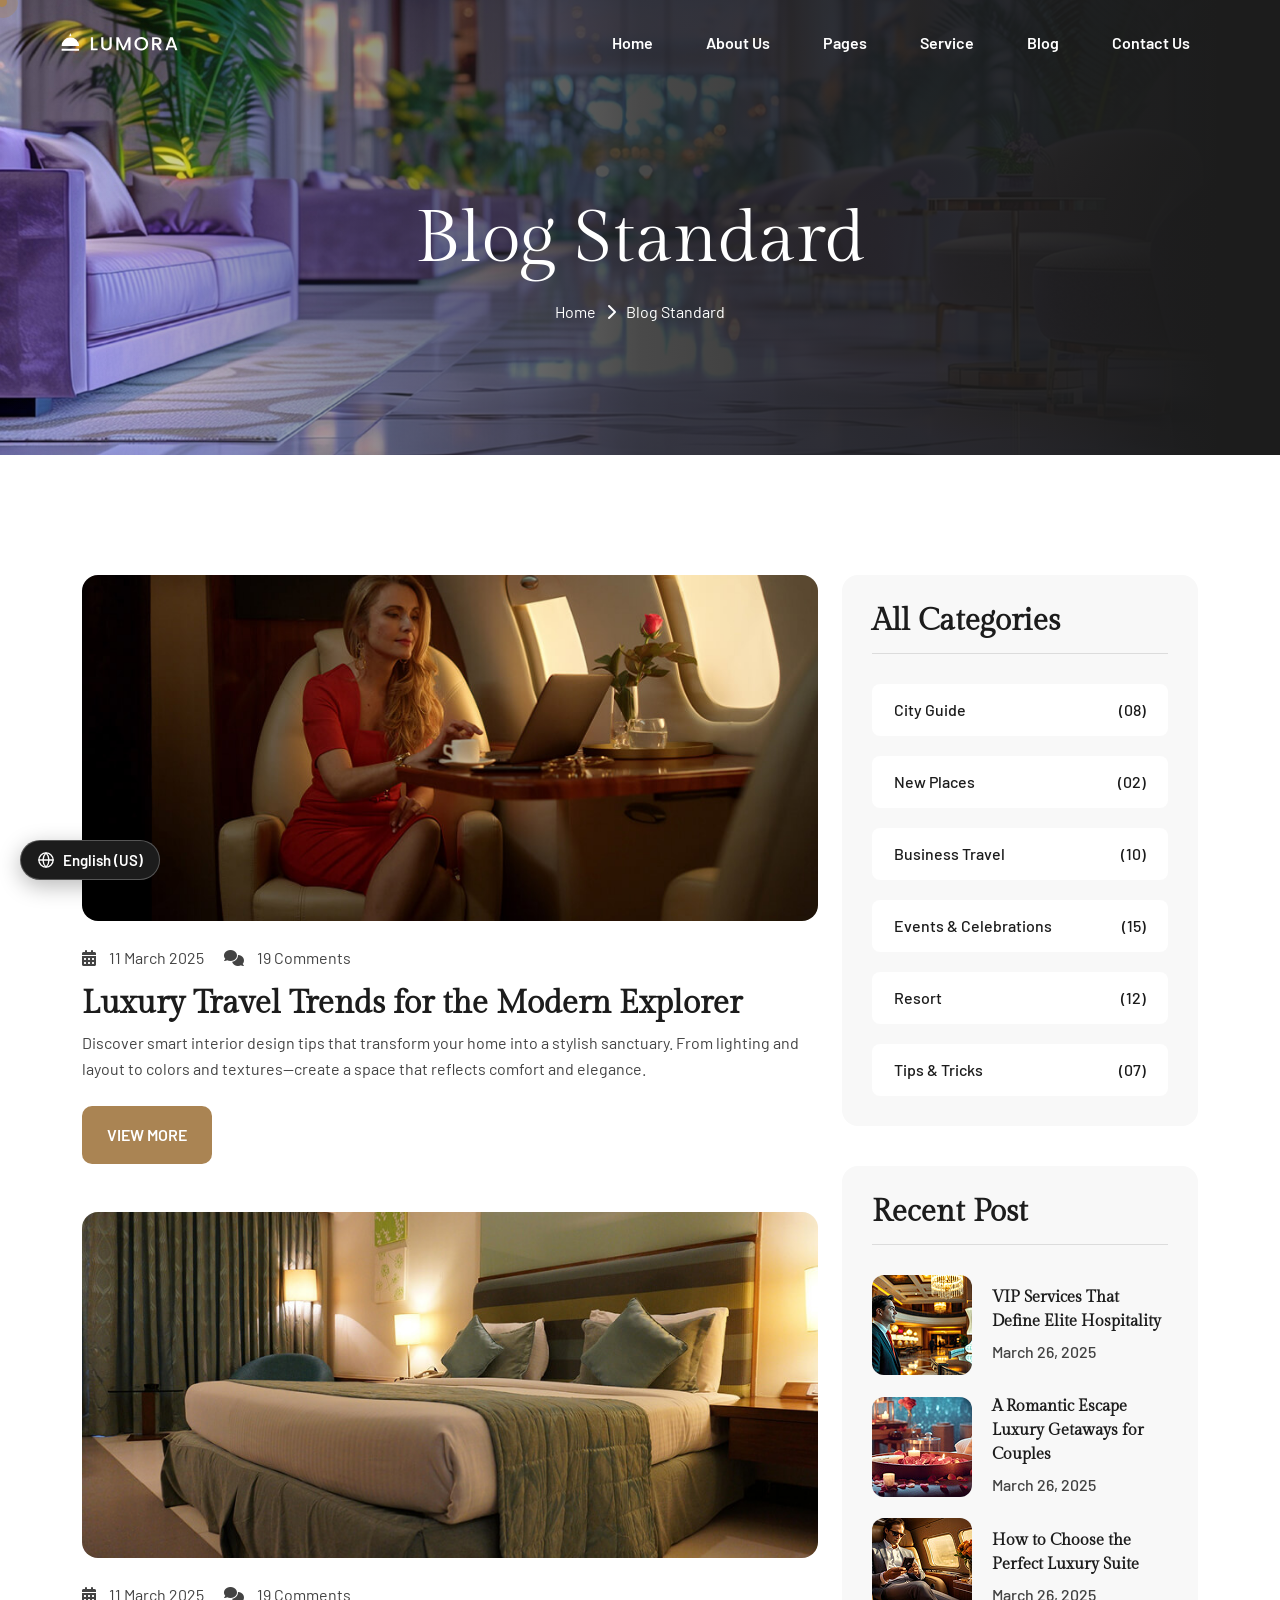
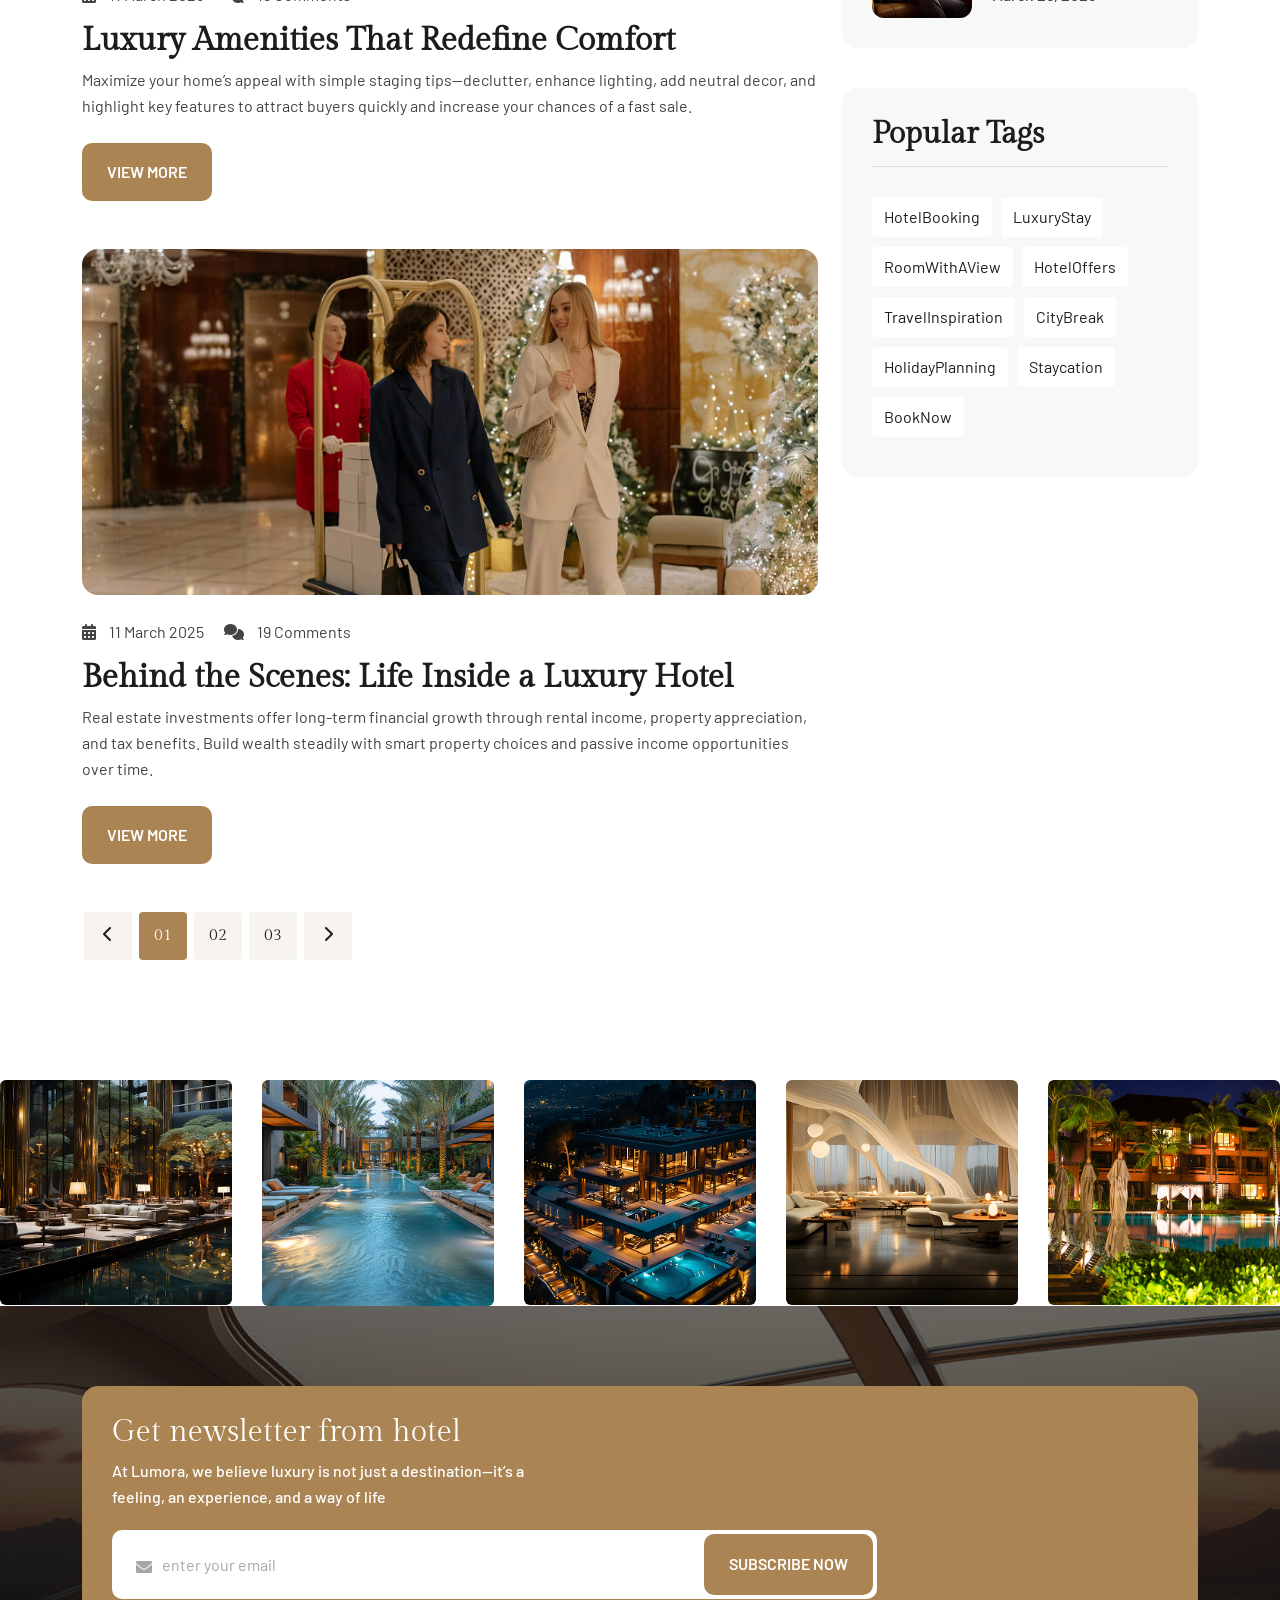
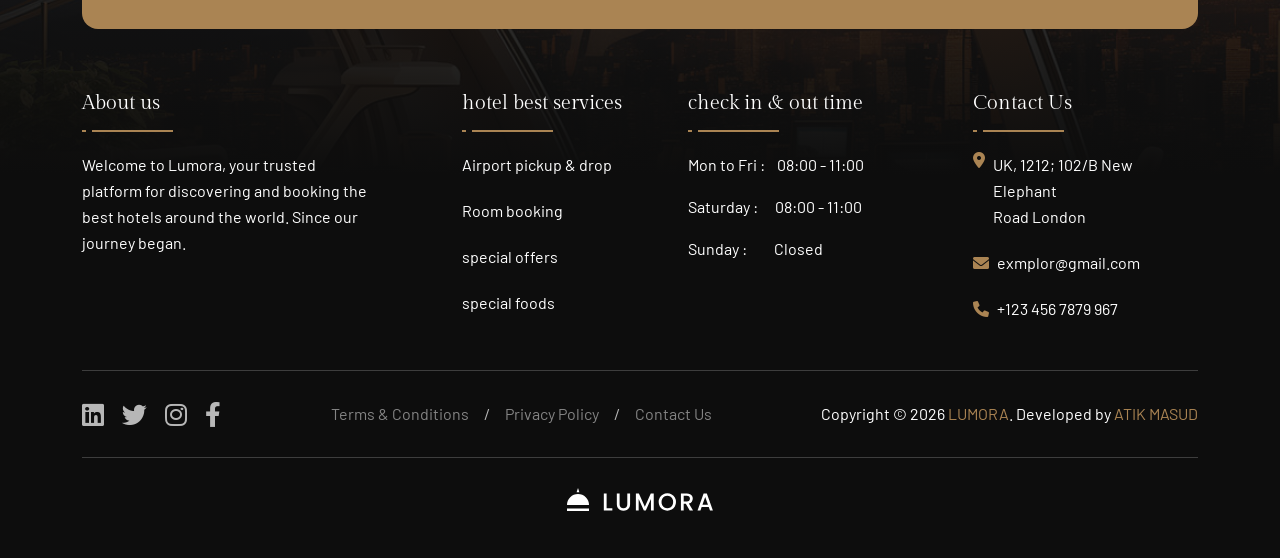
<file: news.html>
<!doctype html>
<html lang="en">
    <head>
        <meta charset="UTF-8" />
        <meta http-equiv="X-UA-Compatible" content="IE=edge" />
        <meta name="viewport" content="width=device-width, initial-scale=1" />
        <meta name="author" content="Atik Masud" />
        <meta name="description" content="Lumora - Hotel Booking" />
        <title>Lumora - Hotel Booking</title>
        <link rel="shortcut icon" href="assets/img/favicon.svg" />
        <link rel="stylesheet" href="assets/css/bootstrap.min.css" />
        <link rel="stylesheet" href="assets/css/all.min.css" />
        <link rel="stylesheet" href="assets/css/animate.css" />
        <link rel="stylesheet" href="assets/css/magnific-popup.css" />
        <link rel="stylesheet" href="assets/css/mousecursor.css" />
        <link rel="stylesheet" href="assets/css/meanmenu.css" />
        <link rel="stylesheet" href="assets/css/odometer.css" />
        <link rel="stylesheet" href="assets/css/swiper-bundle.min.css" />
        <link rel="stylesheet" href="assets/css/nice-select.css" />
        <link rel="stylesheet" href="assets/css/main.css" />
        <link rel="stylesheet" href="assets/css/i18n.css" />
    </head>
    <body>
        <div id="preloader">
            <div class="preloader-content">
                <img src="assets/img/logo/black-logo.svg" alt="Hotel Logo" class="preloader-logo" />
                <div class="spinner"></div>
                <p>Booking your experience...</p>
            </div>
        </div>
        <button id="back-top" class="back-to-top show">
            <i class="fa-regular fa-arrow-up"></i>
        </button>
        <div class="mouseCursor cursor-outer"></div>
        <div class="mouseCursor cursor-inner"></div>
        <div class="fix-area">
            <div class="offcanvas__info">
                <div class="offcanvas__wrapper">
                    <div class="offcanvas__content">
                        <div class="offcanvas__top mb-5 d-flex justify-content-between align-items-center">
                            <div class="offcanvas__logo">
                                <a href="index.html">
                                    <img src="assets/img/logo/black-logo.svg" alt="logo-img" />
                                </a>
                            </div>
                            <div class="offcanvas__close">
                                <button>
                                    <i class="fas fa-times"></i>
                                </button>
                            </div>
                        </div>
                        <p class="text d-none d-xl-block">
                            Nullam dignissim, ante scelerisque the is euismod fermentum odio sem semper the is erat, a
                            feugiat leo urna eget eros. Duis Aenean a imperdiet risus.
                        </p>
                        <div class="mobile-menu fix mb-3"></div>
                        <div class="offcanvas__contact d-xl-block">
                            <h4 class="d-xl-block">Contact Info</h4>
                            <ul class="d-xl-block">
                                <li class="d-flex align-items-center">
                                    <div class="offcanvas__contact-icon">
                                        <i class="fal fa-map-marker-alt"></i>
                                    </div>
                                    <div class="offcanvas__contact-text">
                                        <a target="_blank" href="#">Main Street, Melbourne, Australia</a>
                                    </div>
                                </li>
                                <li class="d-flex align-items-center">
                                    <div class="offcanvas__contact-icon mr-15">
                                        <i class="fal fa-envelope"></i>
                                    </div>
                                    <div class="offcanvas__contact-text">
                                        <a href="mailto:info@example.com"
                                            ><span class="mailto:info@example.com">info@example.com</span></a
                                        >
                                    </div>
                                </li>
                                <li class="d-flex align-items-center">
                                    <div class="offcanvas__contact-icon mr-15">
                                        <i class="fal fa-clock"></i>
                                    </div>
                                    <div class="offcanvas__contact-text">
                                        <a target="_blank" href="#">Mod-friday, 09am -05pm</a>
                                    </div>
                                </li>
                                <li class="d-flex align-items-center">
                                    <div class="offcanvas__contact-icon mr-15">
                                        <i class="far fa-phone"></i>
                                    </div>
                                    <div class="offcanvas__contact-text">
                                        <a href="tel:+11002345909">+11002345909</a>
                                    </div>
                                </li>
                            </ul>
                            <div class="social-icon d-flex align-items-center">
                                <a href="#"><i class="fab fa-facebook-f"></i></a>
                                <a href="#"><i class="fab fa-twitter"></i></a>
                                <a href="#"><i class="fab fa-youtube"></i></a>
                                <a href="#"><i class="fab fa-linkedin-in"></i></a>
                            </div>
                        </div>
                    </div>
                </div>
            </div>
        </div>
        <div class="offcanvas__overlay"></div>
        <div class="header-top-section-3 style-bg">
            <div class="container-fluid">
                <div class="header-top-wrapper-3 style-inner">
                    <div class="header-left">
                        <ul class="list">
                            <li>
                                <i class="fa-solid fa-phone"></i>
                                <a href="tel:+093783575222">+09 378 357 5222</a>
                            </li>
                            <li>/</li>
                            <li>
                                <i class="fa-solid fa-envelope"></i>
                                <a href="mailto:info@example.com">info@example.com</a>
                            </li>
                            <li>/</li>
                            <li>
                                <i class="fa-solid fa-location-dot"></i>
                                Elgin Street, 6391, Celina, Delaware
                            </li>
                        </ul>
                    </div>
                    <div class="social-icon">
                        <a href="#"><i class="fa-brands fa-linkedin"></i></a>
                        <a href="#"><i class="fa-brands fa-twitter"></i></a>
                        <a href="#"><i class="fa-brands fa-instagram"></i></a>
                        <a href="#"><i class="fa-brands fa-facebook-f"></i></a>
                    </div>
                </div>
            </div>
        </div>
        <header id="header-sticky" class="header-1 header-3">
            <div class="container-fluid">
                <div class="mega-menu-wrapper">
                    <div class="header-main">
                        <div class="header-left">
                            <div class="logo">
                                <a href="index.html" class="header-logo">
                                    <img src="assets/img/logo/white-logo.svg" alt="logo-img" />
                                </a>
                                <a href="index.html" class="header-logo-2">
                                    <img src="assets/img/logo/black-logo.svg" alt="logo-img" />
                                </a>
                            </div>
                        </div>
                        <div class="header-right style-3 d-flex justify-content-end align-items-center">
                            <div class="mean__menu-wrapper">
                                <div class="main-menu">
                                    <nav id="mobile-menu">
                                        <ul>
                                            <li><a href="index.html">Home</a></li>
                                            <li>
                                                <a href="about.html">About Us</a>
                                            </li>
                                            <li class="has-dropdown">
                                                <a href="news-details.html"> Pages </a>
                                                <ul class="submenu">
                                                    <li class="has-dropdown">
                                                        <a href="room-details.html">
                                                            Room
                                                            <i class="fas fa-angle-right"></i>
                                                        </a>
                                                        <ul class="submenu">
                                                            <li><a href="room.html"> Our Room</a></li>
                                                            <li><a href="room-details.html">Room Details</a></li>
                                                        </ul>
                                                    </li>
                                                    <li><a href="facilitie.html">Hotel Facilities</a></li>
                                                    <li class="has-dropdown">
                                                        <a href="team-details.html">
                                                            Team
                                                            <i class="fas fa-angle-right"></i>
                                                        </a>
                                                        <ul class="submenu">
                                                            <li><a href="team.html">Our Team</a></li>
                                                            <li><a href="team-details.html">Team Details</a></li>
                                                        </ul>
                                                    </li>
                                                    <li><a href="testimonial.html">Our Testimonial</a></li>
                                                    <li><a href="404.html">404 Page</a></li>
                                                </ul>
                                            </li>
                                            <li>
                                                <a href="service-details.html"> Service </a>
                                                <ul class="submenu">
                                                    <li><a href="service.html">Our Service</a></li>
                                                    <li>
                                                        <a href="service-details.html">Service Details</a>
                                                    </li>
                                                </ul>
                                            </li>
                                            <li>
                                                <a href="news-details.html"> Blog </a>
                                                <ul class="submenu">
                                                    <li><a href="news-grid.html">Blog Grid</a></li>
                                                    <li><a href="news.html">Blog Standard</a></li>
                                                    <li><a href="news-details.html">Blog Details</a></li>
                                                </ul>
                                            </li>
                                            <li>
                                                <a href="contact.html">Contact Us</a>
                                            </li>
                                        </ul>
                                    </nav>
                                </div>
                            </div>
                            <div class="header-button">
                                <a href="contact.html" class="theme-btn style-3"> BOOK NOW </a>
                            </div>
                            <div class="header__hamburger d-xl-none my-auto">
                                <div class="sidebar__toggle">
                                    <i class="fas fa-bars"></i>
                                </div>
                            </div>
                        </div>
                    </div>
                </div>
            </div>
        </header>
        <div class="breadcrumb-wrapper bg-cover" style="background-image: url(&quot;assets/img/breadcrumb.jpg&quot;)">
            <div class="container">
                <div class="page-heading">
                    <div class="breadcrumb-sub-title">
                        <h1 class="text-white wow fadeInUp" data-wow-delay=".3s">Blog Standard</h1>
                    </div>
                    <ul class="breadcrumb-items wow fadeInUp" data-wow-delay=".5s">
                        <li>
                            <a href="index.html"> Home </a>
                        </li>
                        <li>
                            <i class="fa-solid fa-chevron-right"></i>
                        </li>
                        <li>Blog Standard</li>
                    </ul>
                </div>
            </div>
        </div>
        <section class="news-standard-section section-padding">
            <div class="container">
                <div class="news-standard-wrapper">
                    <div class="row g-4">
                        <div class="col-lg-8 col-12">
                            <div class="news-card-items-4">
                                <div class="news-image">
                                    <img src="assets/img/home-2/news/10.jpg" alt="img" />
                                </div>
                                <div class="news-content">
                                    <ul class="date-list">
                                        <li>
                                            <i class="fa-solid fa-calendar-days"></i>
                                            11 March 2025
                                        </li>
                                        <li>
                                            <i class="fa-solid fa-comments"></i>
                                            19 Comments
                                        </li>
                                    </ul>
                                    <h3>
                                        <a href="news-details.html"> Luxury Travel Trends for the Modern Explorer </a>
                                    </h3>
                                    <p>
                                        Discover smart interior design tips that transform your home into a stylish
                                        sanctuary. From lighting and layout to colors and textures—create a space that
                                        reflects comfort and elegance.
                                    </p>
                                    <a href="news-details.html" class="theme-btn mt-4">VIEW MORE</a>
                                </div>
                            </div>
                            <div class="news-card-items-4">
                                <div class="news-image">
                                    <img src="assets/img/home-2/news/11.jpg" alt="img" />
                                </div>
                                <div class="news-content">
                                    <ul class="date-list">
                                        <li>
                                            <i class="fa-solid fa-calendar-days"></i>
                                            11 March 2025
                                        </li>
                                        <li>
                                            <i class="fa-solid fa-comments"></i>
                                            19 Comments
                                        </li>
                                    </ul>
                                    <h3>
                                        <a href="news-details.html"> Luxury Amenities That Redefine Comfort </a>
                                    </h3>
                                    <p>
                                        Maximize your home’s appeal with simple staging tips—declutter, enhance
                                        lighting, add neutral decor, and highlight key features to attract buyers
                                        quickly and increase your chances of a fast sale.
                                    </p>
                                    <a href="news-details.html" class="theme-btn mt-4">VIEW MORE</a>
                                </div>
                            </div>
                            <div class="news-card-items-4">
                                <div class="news-image">
                                    <img src="assets/img/home-2/news/12.jpg" alt="img" />
                                </div>
                                <div class="news-content">
                                    <ul class="date-list">
                                        <li>
                                            <i class="fa-solid fa-calendar-days"></i>
                                            11 March 2025
                                        </li>
                                        <li>
                                            <i class="fa-solid fa-comments"></i>
                                            19 Comments
                                        </li>
                                    </ul>
                                    <h3>
                                        <a href="news-details.html"> Behind the Scenes: Life Inside a Luxury Hotel </a>
                                    </h3>
                                    <p>
                                        Real estate investments offer long-term financial growth through rental income,
                                        property appreciation, and tax benefits. Build wealth steadily with smart
                                        property choices and passive income opportunities over time.
                                    </p>
                                    <a href="news-details.html" class="theme-btn mt-4">VIEW MORE</a>
                                </div>
                            </div>
                            <div class="page-nav-wrap mt-0">
                                <ul>
                                    <li>
                                        <a class="page-numbers" href="#"><i class="fa-solid fa-chevron-left"></i></a>
                                    </li>
                                    <li class="active"><a class="page-numbers" href="#">01</a></li>
                                    <li><a class="page-numbers" href="#">02</a></li>
                                    <li><a class="page-numbers" href="#">03</a></li>
                                    <li>
                                        <a class="page-numbers" href="#"><i class="fa-solid fa-chevron-right"></i></a>
                                    </li>
                                </ul>
                            </div>
                        </div>
                        <div class="col-lg-4 col-12">
                            <div class="main-sideber sticky-style">
                                <div class="single-sideber-widget">
                                    <div class="widget-title">
                                        <h3>All Categories</h3>
                                    </div>
                                    <ul class="category-list">
                                        <li><a href="news-details.html">City Guide</a><span>(08)</span></li>
                                        <li><a href="news-details.html">New Places</a><span>(02)</span></li>
                                        <li><a href="news-details.html">Business Travel</a><span>(10)</span></li>
                                        <li><a href="news-details.html">Events & Celebrations</a><span>(15)</span></li>
                                        <li><a href="news-details.html">Resort</a><span>(12)</span></li>
                                        <li><a href="news-details.html">Tips & Tricks</a><span>(07)</span></li>
                                    </ul>
                                </div>
                                <div class="single-sideber-widget">
                                    <div class="widget-title">
                                        <h3>Recent Post</h3>
                                    </div>
                                    <div class="recent-post-area">
                                        <div class="recent-items">
                                            <div class="recent-thumb">
                                                <img src="assets/img/inner-page/news-details/post-1.jpg" alt="img" />
                                            </div>
                                            <div class="recent-content">
                                                <h5>
                                                    <a href="news-details.html">
                                                        VIP Services That Define Elite Hospitality
                                                    </a>
                                                </h5>
                                                <ul>
                                                    <li>March 26, 2025</li>
                                                </ul>
                                            </div>
                                        </div>
                                        <div class="recent-items">
                                            <div class="recent-thumb">
                                                <img src="assets/img/inner-page/news-details/post-2.jpg" alt="img" />
                                            </div>
                                            <div class="recent-content">
                                                <h5>
                                                    <a href="news-details.html">
                                                        A Romantic Escape Luxury Getaways for Couples
                                                    </a>
                                                </h5>
                                                <ul>
                                                    <li>March 26, 2025</li>
                                                </ul>
                                            </div>
                                        </div>
                                        <div class="recent-items">
                                            <div class="recent-thumb">
                                                <img src="assets/img/inner-page/news-details/post-3.jpg" alt="img" />
                                            </div>
                                            <div class="recent-content">
                                                <h5>
                                                    <a href="news-details.html">
                                                        How to Choose the Perfect Luxury Suite
                                                    </a>
                                                </h5>
                                                <ul>
                                                    <li>March 26, 2025</li>
                                                </ul>
                                            </div>
                                        </div>
                                    </div>
                                </div>
                                <div class="single-sideber-widget mb-0">
                                    <div class="widget-title">
                                        <h3>Popular Tags</h3>
                                    </div>
                                    <div class="tagcloud">
                                        <a href="news-details.html">HotelBooking</a>
                                        <a href="news-details.html">LuxuryStay</a>
                                        <a href="news-details.html">RoomWithAView</a>
                                        <a href="news-details.html">HotelOffers</a>
                                        <a href="news-details.html">TravelInspiration</a>
                                        <a href="news-details.html">CityBreak</a>
                                        <a href="news-details.html">HolidayPlanning</a>
                                        <a href="news-details.html">Staycation</a>
                                        <a href="news-details.html">BookNow</a>
                                    </div>
                                </div>
                            </div>
                        </div>
                    </div>
                </div>
            </div>
        </section>
        <div class="instagram-section-2 fix">
            <div class="swiper instagram-banner-slider">
                <div class="swiper-wrapper">
                    <div class="swiper-slide">
                        <div class="instagram-banner-items">
                            <div class="banner-image">
                                <img src="assets/img/home-1/instagram/01.jpg" alt="insta-img" />
                                <a href="index.html" class="icon">
                                    <i class="fa-brands fa-instagram"></i>
                                </a>
                            </div>
                        </div>
                    </div>
                    <div class="swiper-slide">
                        <div class="instagram-banner-items">
                            <div class="banner-image">
                                <img src="assets/img/home-1/instagram/02.jpg" alt="insta-img" />
                                <a href="index.html" class="icon">
                                    <i class="fa-brands fa-instagram"></i>
                                </a>
                            </div>
                        </div>
                    </div>
                    <div class="swiper-slide">
                        <div class="instagram-banner-items">
                            <div class="banner-image">
                                <img src="assets/img/home-1/instagram/03.jpg" alt="insta-img" />
                                <a href="index.html" class="icon">
                                    <i class="fa-brands fa-instagram"></i>
                                </a>
                            </div>
                        </div>
                    </div>
                    <div class="swiper-slide">
                        <div class="instagram-banner-items">
                            <div class="banner-image">
                                <img src="assets/img/home-1/instagram/04.jpg" alt="insta-img" />
                                <a href="index.html" class="icon">
                                    <i class="fa-brands fa-instagram"></i>
                                </a>
                            </div>
                        </div>
                    </div>
                    <div class="swiper-slide">
                        <div class="instagram-banner-items">
                            <div class="banner-image">
                                <img src="assets/img/home-1/instagram/05.jpg" alt="insta-img" />
                                <a href="index.html" class="icon">
                                    <i class="fa-brands fa-instagram"></i>
                                </a>
                            </div>
                        </div>
                    </div>
                    <div class="swiper-slide">
                        <div class="instagram-banner-items">
                            <div class="banner-image">
                                <img src="assets/img/home-1/instagram/06.jpg" alt="insta-img" />
                                <a href="index.html" class="icon">
                                    <i class="fa-brands fa-instagram"></i>
                                </a>
                            </div>
                        </div>
                    </div>
                </div>
            </div>
        </div>
        <footer class="footer-section fix bg-cover" style="background-image: url(assets/img/home-1/footer.jpg)">
            <div class="container">
                <div class="footer-newsletter">
                    <div class="newsletter-content">
                        <h3>Get newsletter from hotel</h3>
                        <p>
                            At Lumora, we believe luxury is not just a destination—it’s a feeling, an experience, and a
                            way of life
                        </p>
                    </div>
                    <form action="#">
                        <div class="form-clt">
                            <i class="fa-solid fa-envelope"></i>
                            <input type="text" name="email" id="email" placeholder="enter your email" />
                            <button type="submit" class="theme-btn">subscribe now</button>
                        </div>
                    </form>
                </div>
                <div class="footer-widget-wrapper">
                    <div class="row">
                        <div class="col-xl-4 col-md-6 col-lg-3 wow fadeInUp" data-wow-delay=".2s">
                            <div class="single-footer-widget">
                                <div class="widget-title">
                                    <h5>About us</h5>
                                </div>
                                <div class="footer-content">
                                    <p>
                                        Welcome to Lumora, your trusted platform for discovering and booking the best
                                        hotels around the world. Since our journey began.
                                    </p>
                                </div>
                            </div>
                        </div>
                        <div class="col-xl-2 col-md-6 col-lg-3 wow fadeInUp" data-wow-delay=".4s">
                            <div class="single-footer-widget">
                                <div class="widget-title">
                                    <h5>hotel best services</h5>
                                </div>
                                <ul class="list">
                                    <li>
                                        <a href="service-details.html">Airport pickup & drop</a>
                                    </li>
                                    <li>
                                        <a href="service-details.html">Room booking</a>
                                    </li>
                                    <li>
                                        <a href="service-details.html">special offers</a>
                                    </li>
                                    <li>
                                        <a href="service-details.html">special foods</a>
                                    </li>
                                </ul>
                            </div>
                        </div>
                        <div class="col-xl-3 ps-lg-5 col-md-6 col-lg-3 wow fadeInUp" data-wow-delay=".6s">
                            <div class="single-footer-widget">
                                <div class="widget-title">
                                    <h5>check in & out time</h5>
                                </div>
                                <ul class="date-list">
                                    <li>Mon to Fri : <span class="style-1">08:00 - 11:00</span></li>
                                    <li>Saturday : <span>08:00 - 11:00</span></li>
                                    <li>Sunday : <span class="style-3">Closed</span></li>
                                </ul>
                            </div>
                        </div>
                        <div class="col-xl-3 ps-lg-5 col-md-6 col-lg-3 wow fadeInUp" data-wow-delay=".8s">
                            <div class="single-footer-widget">
                                <div class="widget-title">
                                    <h5>Contact Us</h5>
                                </div>
                                <ul class="contact-item">
                                    <li>
                                        <i class="fa-solid fa-location-dot"></i>
                                        UK, 1212; 102/B New Elephant <br />
                                        Road London
                                    </li>
                                    <li class="style-2">
                                        <i class="fa-solid fa-envelope"></i>
                                        <a href="mailto:exmplor@gmail.com">exmplor@gmail.com</a>
                                    </li>
                                    <li class="style-2">
                                        <i class="fa-solid fa-phone"></i>
                                        <a href="tel:+1234567879967">+123 456 7879 967</a>
                                    </li>
                                </ul>
                            </div>
                        </div>
                    </div>
                </div>
                <div class="footer-bottom">
                    <div class="footer-wrapper">
                        <div class="social-icon wow fadeInLeft" data-wow-delay=".3s">
                            <a href="#"><i class="fa-brands fa-linkedin"></i></a>
                            <a href="#"><i class="fa-brands fa-twitter"></i></a>
                            <a href="#"><i class="fa-brands fa-instagram"></i></a>
                            <a href="#"><i class="fa-brands fa-facebook-f"></i></a>
                        </div>
                        <ul class="footer-list wow fadeInUp" data-wow-delay=".5s">
                            <li>
                                <a href="contact.html">Terms & Conditions</a>
                            </li>
                            <li>/</li>
                            <li>
                                <a href="contact.html">Privacy Policy</a>
                            </li>
                            <li>/</li>
                            <li>
                                <a href="contact.html">Contact Us</a>
                            </li>
                        </ul>
                        <p class="wow fadeInRight" data-wow-delay=".7s">
                            Copyright © 2026 <span>Lumora</span>. Developed by <span>Atik Masud</span>
                        </p>
                    </div>
                    <a href="index.html" class="footer-logo wow fadeInUp" data-wow-delay=".3s">
                        <img src="assets/img/logo/white-logo.svg" alt="img" />
                    </a>
                </div>
            </div>
        </footer>
        <script src="assets/js/jquery-3.7.1.min.js"></script>
        <script src="assets/js/bootstrap.bundle.min.js"></script>
        <script src="assets/js/jquery.nice-select.min.js"></script>
        <script src="assets/js/swiper-bundle.min.js"></script>
        <script src="assets/js/jquery.meanmenu.min.js"></script>
        <script src="assets/js/jquery.magnific-popup.min.js"></script>
        <script src="assets/js/wow.min.js"></script>
        <script src="assets/js/main.js"></script>
        <script src="assets/js/i18n-data.js"></script>
        <script src="assets/js/i18n.js"></script>
    </body>
</html>
</file>
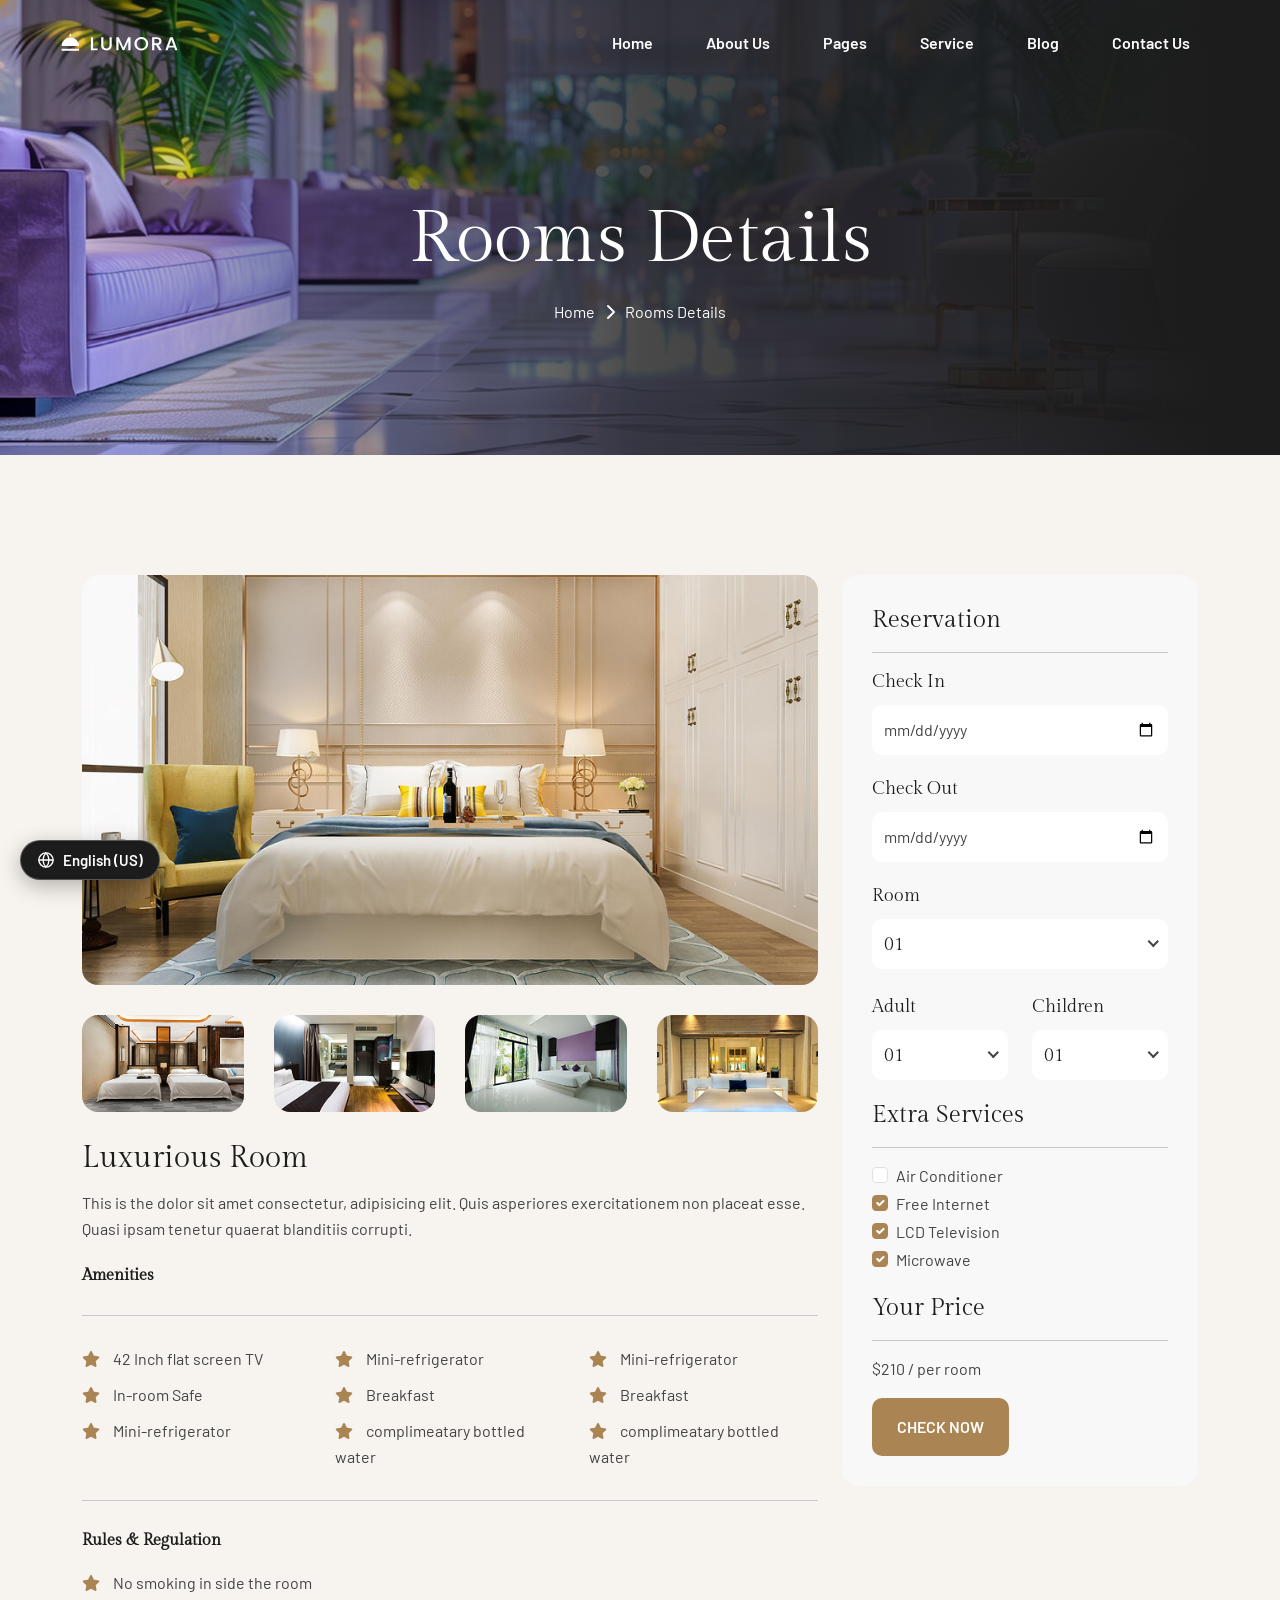
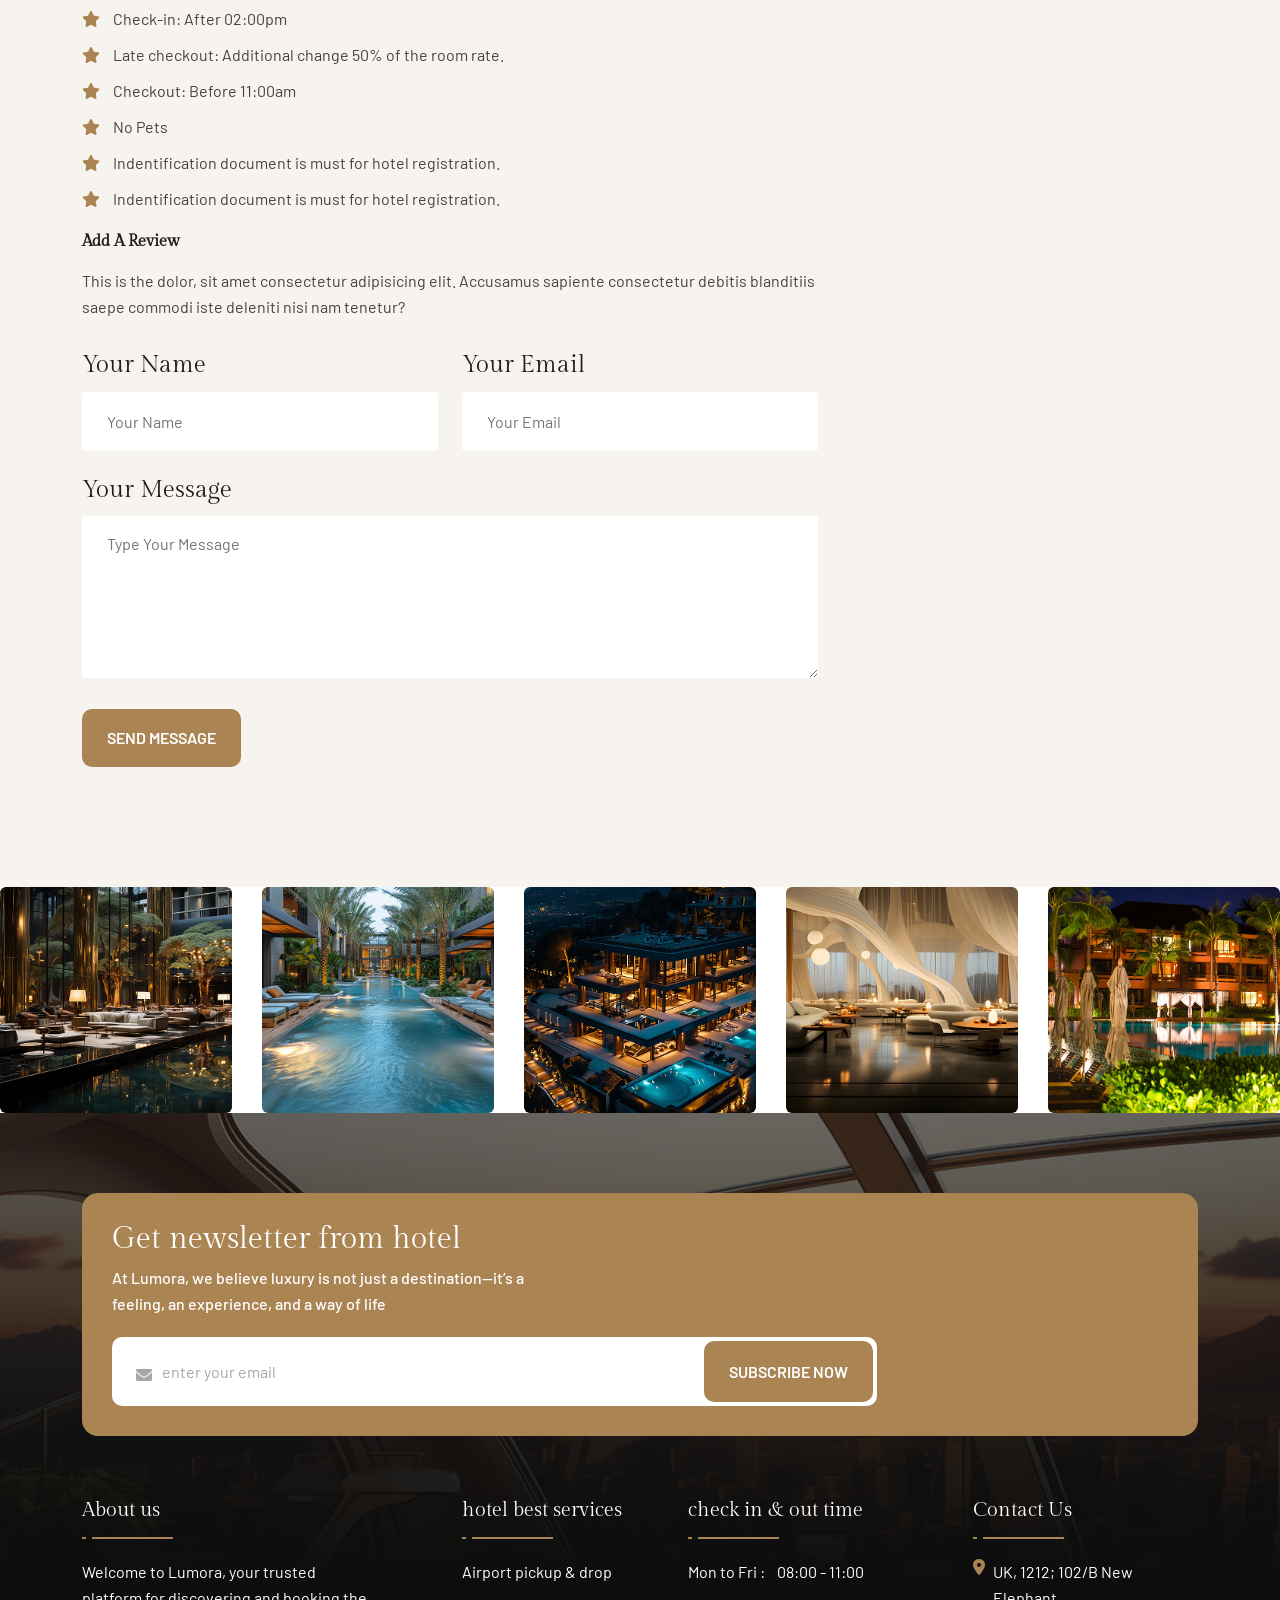
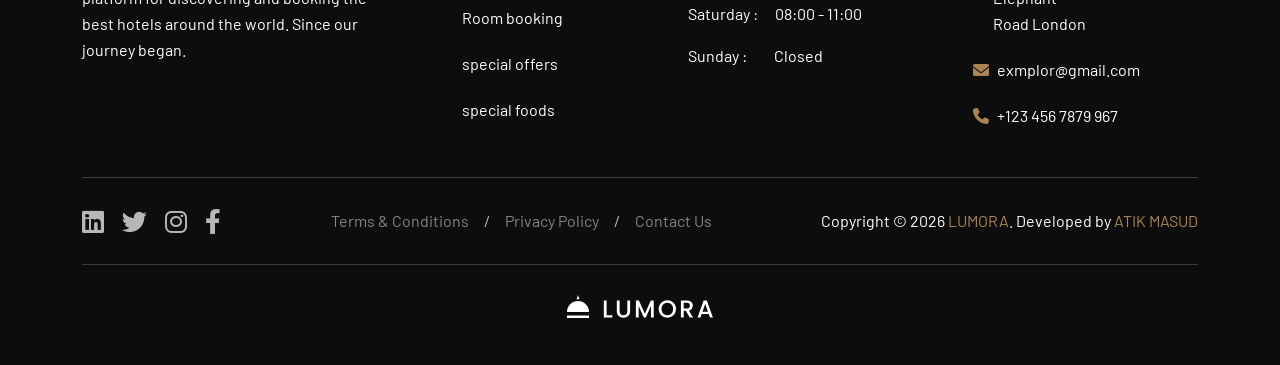
<file: room-details.html>
<!doctype html>
<html lang="en">
    <head>
        <meta charset="UTF-8" />
        <meta http-equiv="X-UA-Compatible" content="IE=edge" />
        <meta name="viewport" content="width=device-width, initial-scale=1" />
        <meta name="author" content="Atik Masud" />
        <meta name="description" content="Lumora - Hotel Booking" />
        <title>Lumora - Hotel Booking</title>
        <link rel="shortcut icon" href="assets/img/favicon.svg" />
        <link rel="stylesheet" href="assets/css/bootstrap.min.css" />
        <link rel="stylesheet" href="assets/css/all.min.css" />
        <link rel="stylesheet" href="assets/css/animate.css" />
        <link rel="stylesheet" href="assets/css/magnific-popup.css" />
        <link rel="stylesheet" href="assets/css/mousecursor.css" />
        <link rel="stylesheet" href="assets/css/meanmenu.css" />
        <link rel="stylesheet" href="assets/css/odometer.css" />
        <link rel="stylesheet" href="assets/css/swiper-bundle.min.css" />
        <link rel="stylesheet" href="assets/css/nice-select.css" />
        <link rel="stylesheet" href="assets/css/main.css" />
        <link rel="stylesheet" href="assets/css/i18n.css" />
    </head>
    <body>
        <div id="preloader">
            <div class="preloader-content">
                <img src="assets/img/logo/black-logo.svg" alt="Hotel Logo" class="preloader-logo" />
                <div class="spinner"></div>
                <p>Booking your experience...</p>
            </div>
        </div>
        <button id="back-top" class="back-to-top show">
            <i class="fa-regular fa-arrow-up"></i>
        </button>
        <div class="mouseCursor cursor-outer"></div>
        <div class="mouseCursor cursor-inner"></div>
        <div class="fix-area">
            <div class="offcanvas__info">
                <div class="offcanvas__wrapper">
                    <div class="offcanvas__content">
                        <div class="offcanvas__top mb-5 d-flex justify-content-between align-items-center">
                            <div class="offcanvas__logo">
                                <a href="index.html">
                                    <img src="assets/img/logo/black-logo.svg" alt="logo-img" />
                                </a>
                            </div>
                            <div class="offcanvas__close">
                                <button>
                                    <i class="fas fa-times"></i>
                                </button>
                            </div>
                        </div>
                        <p class="text d-none d-xl-block">
                            Nullam dignissim, ante scelerisque the is euismod fermentum odio sem semper the is erat, a
                            feugiat leo urna eget eros. Duis Aenean a imperdiet risus.
                        </p>
                        <div class="mobile-menu fix mb-3"></div>
                        <div class="offcanvas__contact d-xl-block">
                            <h4 class="d-xl-block">Contact Info</h4>
                            <ul class="d-xl-block">
                                <li class="d-flex align-items-center">
                                    <div class="offcanvas__contact-icon">
                                        <i class="fal fa-map-marker-alt"></i>
                                    </div>
                                    <div class="offcanvas__contact-text">
                                        <a target="_blank" href="#">Main Street, Melbourne, Australia</a>
                                    </div>
                                </li>
                                <li class="d-flex align-items-center">
                                    <div class="offcanvas__contact-icon mr-15">
                                        <i class="fal fa-envelope"></i>
                                    </div>
                                    <div class="offcanvas__contact-text">
                                        <a href="mailto:info@example.com"
                                            ><span class="mailto:info@example.com">info@example.com</span></a
                                        >
                                    </div>
                                </li>
                                <li class="d-flex align-items-center">
                                    <div class="offcanvas__contact-icon mr-15">
                                        <i class="fal fa-clock"></i>
                                    </div>
                                    <div class="offcanvas__contact-text">
                                        <a target="_blank" href="#">Mod-friday, 09am -05pm</a>
                                    </div>
                                </li>
                                <li class="d-flex align-items-center">
                                    <div class="offcanvas__contact-icon mr-15">
                                        <i class="far fa-phone"></i>
                                    </div>
                                    <div class="offcanvas__contact-text">
                                        <a href="tel:+11002345909">+11002345909</a>
                                    </div>
                                </li>
                            </ul>
                            <div class="social-icon d-flex align-items-center">
                                <a href="#"><i class="fab fa-facebook-f"></i></a>
                                <a href="#"><i class="fab fa-twitter"></i></a>
                                <a href="#"><i class="fab fa-youtube"></i></a>
                                <a href="#"><i class="fab fa-linkedin-in"></i></a>
                            </div>
                        </div>
                    </div>
                </div>
            </div>
        </div>
        <div class="offcanvas__overlay"></div>
        <div class="header-top-section-3 style-bg">
            <div class="container-fluid">
                <div class="header-top-wrapper-3 style-inner">
                    <div class="header-left">
                        <ul class="list">
                            <li>
                                <i class="fa-solid fa-phone"></i>
                                <a href="tel:+093783575222">+09 378 357 5222</a>
                            </li>
                            <li>/</li>
                            <li>
                                <i class="fa-solid fa-envelope"></i>
                                <a href="mailto:info@example.com">info@example.com</a>
                            </li>
                            <li>/</li>
                            <li>
                                <i class="fa-solid fa-location-dot"></i>
                                Elgin Street, 6391, Celina, Delaware
                            </li>
                        </ul>
                    </div>
                    <div class="social-icon">
                        <a href="#"><i class="fa-brands fa-linkedin"></i></a>
                        <a href="#"><i class="fa-brands fa-twitter"></i></a>
                        <a href="#"><i class="fa-brands fa-instagram"></i></a>
                        <a href="#"><i class="fa-brands fa-facebook-f"></i></a>
                    </div>
                </div>
            </div>
        </div>
        <header id="header-sticky" class="header-1 header-3">
            <div class="container-fluid">
                <div class="mega-menu-wrapper">
                    <div class="header-main">
                        <div class="header-left">
                            <div class="logo">
                                <a href="index.html" class="header-logo">
                                    <img src="assets/img/logo/white-logo.svg" alt="logo-img" />
                                </a>
                                <a href="index.html" class="header-logo-2">
                                    <img src="assets/img/logo/black-logo.svg" alt="logo-img" />
                                </a>
                            </div>
                        </div>
                        <div class="header-right style-3 d-flex justify-content-end align-items-center">
                            <div class="mean__menu-wrapper">
                                <div class="main-menu">
                                    <nav id="mobile-menu">
                                        <ul>
                                            <li><a href="index.html">Home</a></li>
                                            <li>
                                                <a href="about.html">About Us</a>
                                            </li>
                                            <li class="has-dropdown">
                                                <a href="news-details.html"> Pages </a>
                                                <ul class="submenu">
                                                    <li class="has-dropdown">
                                                        <a href="room-details.html">
                                                            Room
                                                            <i class="fas fa-angle-right"></i>
                                                        </a>
                                                        <ul class="submenu">
                                                            <li><a href="room.html"> Our Room</a></li>
                                                            <li><a href="room-details.html">Room Details</a></li>
                                                        </ul>
                                                    </li>
                                                    <li><a href="facilitie.html">Hotel Facilities</a></li>
                                                    <li class="has-dropdown">
                                                        <a href="team-details.html">
                                                            Team
                                                            <i class="fas fa-angle-right"></i>
                                                        </a>
                                                        <ul class="submenu">
                                                            <li><a href="team.html">Our Team</a></li>
                                                            <li><a href="team-details.html">Team Details</a></li>
                                                        </ul>
                                                    </li>
                                                    <li><a href="testimonial.html">Our Testimonial</a></li>
                                                    <li><a href="404.html">404 Page</a></li>
                                                </ul>
                                            </li>
                                            <li>
                                                <a href="service-details.html"> Service </a>
                                                <ul class="submenu">
                                                    <li><a href="service.html">Our Service</a></li>
                                                    <li>
                                                        <a href="service-details.html">Service Details</a>
                                                    </li>
                                                </ul>
                                            </li>
                                            <li>
                                                <a href="news-details.html"> Blog </a>
                                                <ul class="submenu">
                                                    <li><a href="news-grid.html">Blog Grid</a></li>
                                                    <li><a href="news.html">Blog Standard</a></li>
                                                    <li><a href="news-details.html">Blog Details</a></li>
                                                </ul>
                                            </li>
                                            <li>
                                                <a href="contact.html">Contact Us</a>
                                            </li>
                                        </ul>
                                    </nav>
                                </div>
                            </div>
                            <div class="header-button">
                                <a href="contact.html" class="theme-btn style-3"> BOOK NOW </a>
                            </div>
                            <div class="header__hamburger d-xl-none my-auto">
                                <div class="sidebar__toggle">
                                    <i class="fas fa-bars"></i>
                                </div>
                            </div>
                        </div>
                    </div>
                </div>
            </div>
        </header>
        <div class="breadcrumb-wrapper bg-cover" style="background-image: url(&quot;assets/img/breadcrumb.jpg&quot;)">
            <div class="container">
                <div class="page-heading">
                    <div class="breadcrumb-sub-title">
                        <h1 class="text-white wow fadeInUp" data-wow-delay=".3s">Rooms Details</h1>
                    </div>
                    <ul class="breadcrumb-items wow fadeInUp" data-wow-delay=".5s">
                        <li>
                            <a href="index.html"> Home </a>
                        </li>
                        <li>
                            <i class="fa-solid fa-chevron-right"></i>
                        </li>
                        <li>Rooms Details</li>
                    </ul>
                </div>
            </div>
        </div>
        <section class="room-details-section section-padding fix hero-bg">
            <div class="container">
                <div class="room-details-wrapper">
                    <div class="row g-4">
                        <div class="col-lg-8">
                            <div class="room-details-post">
                                <div class="swiper details-slider">
                                    <div class="swiper-wrapper">
                                        <div class="swiper-slide">
                                            <div class="details-image">
                                                <img src="assets/img/home-1/room/details-1.jpg" alt="img" />
                                            </div>
                                        </div>
                                        <div class="swiper-slide">
                                            <div class="details-image">
                                                <img src="assets/img/home-1/room/07.jpg" alt="img" />
                                            </div>
                                        </div>
                                        <div class="swiper-slide">
                                            <div class="details-image">
                                                <img src="assets/img/home-1/room/08.jpg" alt="img" />
                                            </div>
                                        </div>
                                    </div>
                                </div>
                                <div class="details-content">
                                    <div class="details-items">
                                        <div class="swiper details-slider-2">
                                            <div class="swiper-wrapper">
                                                <div class="swiper-slide">
                                                    <div class="details-image">
                                                        <img src="assets/img/home-1/room/09.jpg" alt="img" />
                                                    </div>
                                                </div>
                                                <div class="swiper-slide">
                                                    <div class="details-image">
                                                        <img src="assets/img/home-1/room/10.jpg" alt="img" />
                                                    </div>
                                                </div>
                                                <div class="swiper-slide">
                                                    <div class="details-image">
                                                        <img src="assets/img/home-1/room/11.jpg" alt="img" />
                                                    </div>
                                                </div>
                                                <div class="swiper-slide">
                                                    <div class="details-image">
                                                        <img src="assets/img/home-1/room/12.jpg" alt="img" />
                                                    </div>
                                                </div>
                                            </div>
                                        </div>
                                    </div>
                                    <h3>Luxurious Room</h3>
                                    <p class="mt-3 mb-4">
                                        This is the dolor sit amet consectetur, adipisicing elit. Quis asperiores
                                        exercitationem non placeat esse. Quasi ipsam tenetur quaerat blanditiis
                                        corrupti.
                                    </p>
                                    <h6>Amenities</h6>
                                    <div class="list">
                                        <div class="row">
                                            <div class="col-lg-4">
                                                <ul class="room-list">
                                                    <li>
                                                        <i class="fa-solid fa-star"></i>
                                                        42 Inch flat screen TV
                                                    </li>
                                                    <li>
                                                        <i class="fa-solid fa-star"></i>
                                                        In-room Safe
                                                    </li>
                                                    <li>
                                                        <i class="fa-solid fa-star"></i>
                                                        Mini-refrigerator
                                                    </li>
                                                </ul>
                                            </div>
                                            <div class="col-lg-4">
                                                <ul class="room-list">
                                                    <li>
                                                        <i class="fa-solid fa-star"></i>
                                                        Mini-refrigerator
                                                    </li>
                                                    <li>
                                                        <i class="fa-solid fa-star"></i>
                                                        Breakfast
                                                    </li>
                                                    <li>
                                                        <i class="fa-solid fa-star"></i>
                                                        complimeatary bottled water
                                                    </li>
                                                </ul>
                                            </div>
                                            <div class="col-lg-4">
                                                <ul class="room-list">
                                                    <li>
                                                        <i class="fa-solid fa-star"></i>
                                                        Mini-refrigerator
                                                    </li>
                                                    <li>
                                                        <i class="fa-solid fa-star"></i>
                                                        Breakfast
                                                    </li>
                                                    <li>
                                                        <i class="fa-solid fa-star"></i>
                                                        complimeatary bottled water
                                                    </li>
                                                </ul>
                                            </div>
                                        </div>
                                    </div>
                                    <h6>Rules & Regulation</h6>
                                    <ul class="room-list-2">
                                        <li>
                                            <i class="fa-solid fa-star"></i>
                                            No smoking in side the room
                                        </li>
                                        <li>
                                            <i class="fa-solid fa-star"></i>
                                            Check-in: After 02:00pm
                                        </li>
                                        <li>
                                            <i class="fa-solid fa-star"></i>
                                            Late checkout: Additional change 50% of the room rate.
                                        </li>
                                        <li>
                                            <i class="fa-solid fa-star"></i>
                                            Checkout: Before 11:00am
                                        </li>
                                        <li>
                                            <i class="fa-solid fa-star"></i>
                                            No Pets
                                        </li>
                                        <li>
                                            <i class="fa-solid fa-star"></i>
                                            Indentification document is must for hotel registration.
                                        </li>
                                        <li>
                                            <i class="fa-solid fa-star"></i>
                                            Indentification document is must for hotel registration.
                                        </li>
                                    </ul>
                                    <h6>Add A Review</h6>
                                    <p class="mt-3">
                                        This is the dolor, sit amet consectetur adipisicing elit. Accusamus sapiente
                                        consectetur debitis blanditiis saepe commodi iste deleniti nisi nam tenetur?
                                    </p>
                                    <form action="#" id="contact-form" class="contact-form-box">
                                        <div class="row g-4 align-items-center">
                                            <div class="col-lg-6 wow fadeInUp" data-wow-delay=".3s">
                                                <h4>Your Name</h4>
                                                <div class="form-clt">
                                                    <input type="text" name="name" id="name" placeholder="Your Name" />
                                                </div>
                                            </div>
                                            <div class="col-lg-6 wow fadeInUp" data-wow-delay=".5s">
                                                <h4>Your Email</h4>
                                                <div class="form-clt">
                                                    <input
                                                        type="text"
                                                        name="email"
                                                        id="email2"
                                                        placeholder="Your Email"
                                                    />
                                                </div>
                                            </div>
                                            <div class="col-lg-12 wow fadeInUp" data-wow-delay=".3s">
                                                <h4>Your Message</h4>
                                                <div class="form-clt">
                                                    <textarea
                                                        name="message"
                                                        id="message"
                                                        placeholder="Type your message"
                                                    ></textarea>
                                                </div>
                                            </div>
                                            <div class="col-lg-12 wow fadeInUp" data-wow-delay=".5s">
                                                <button type="submit" class="theme-btn">SEND MESSAGE</button>
                                            </div>
                                        </div>
                                    </form>
                                </div>
                            </div>
                        </div>
                        <div class="col-lg-4">
                            <div class="room-sideber">
                                <h4>Reservation</h4>
                                <form action="#">
                                    <div class="side-reservation-from">
                                        <div class="form-clt">
                                            <span>Check In</span>
                                            <input type="date" id="date1" name="date1" />
                                        </div>
                                    </div>
                                    <div class="side-reservation-from">
                                        <div class="form-clt">
                                            <span>Check Out</span>
                                            <input type="date" id="date" name="date" />
                                        </div>
                                    </div>
                                    <div class="side-reservation-from">
                                        <div class="form-clt">
                                            <span>Room</span>
                                            <div class="form">
                                                <select class="single-select w-100">
                                                    <option>01</option>
                                                    <option>02</option>
                                                    <option>03</option>
                                                    <option>04</option>
                                                </select>
                                            </div>
                                        </div>
                                    </div>
                                    <div class="side-reservation-from">
                                        <div class="row g-4">
                                            <div class="col-lg-6">
                                                <div class="form-clt">
                                                    <span>Adult</span>
                                                    <div class="form">
                                                        <select class="single-select w-100">
                                                            <option>01</option>
                                                            <option>02</option>
                                                            <option>03</option>
                                                            <option>04</option>
                                                        </select>
                                                    </div>
                                                </div>
                                            </div>
                                            <div class="col-lg-6">
                                                <div class="form-clt">
                                                    <span>Children</span>
                                                    <div class="form">
                                                        <select class="single-select w-100">
                                                            <option>01</option>
                                                            <option>02</option>
                                                            <option>03</option>
                                                            <option>04</option>
                                                        </select>
                                                    </div>
                                                </div>
                                            </div>
                                        </div>
                                    </div>
                                    <div class="side-reservation-from">
                                        <h4>Extra Services</h4>
                                        <div class="form-check">
                                            <input
                                                class="form-check-input"
                                                type="checkbox"
                                                name="flexcheckboxDefault"
                                                id="flexcheckboxDefault1"
                                            />
                                            <label class="form-check-label" for="flexcheckboxDefault1">
                                                Air Conditioner
                                            </label>
                                        </div>
                                        <div class="form-check">
                                            <input
                                                class="form-check-input"
                                                type="checkbox"
                                                name="flexcheckboxDefault"
                                                id="flexcheckboxDefault2"
                                                checked
                                            />
                                            <label class="form-check-label" for="flexcheckboxDefault2">
                                                Free Internet
                                            </label>
                                        </div>
                                        <div class="form-check">
                                            <input
                                                class="form-check-input"
                                                type="checkbox"
                                                name="flexcheckboxDefault"
                                                id="flexcheckboxDefault3"
                                                checked
                                            />
                                            <label class="form-check-label" for="flexcheckboxDefault3">
                                                LCD Television
                                            </label>
                                        </div>
                                        <div class="form-check">
                                            <input
                                                class="form-check-input"
                                                type="checkbox"
                                                name="flexcheckboxDefault"
                                                id="flexcheckboxDefault4"
                                                checked
                                            />
                                            <label class="form-check-label" for="flexcheckboxDefault4">
                                                Microwave
                                            </label>
                                        </div>
                                    </div>
                                    <div class="side-reservation-from mb-0">
                                        <h4>Your Price</h4>
                                        <span>$210 / per room</span>
                                        <div class="form-clt mt-3">
                                            <button class="theme-btn" type="submit">Check Now</button>
                                        </div>
                                    </div>
                                </form>
                            </div>
                        </div>
                    </div>
                </div>
            </div>
        </section>
        <div class="instagram-section-2 fix">
            <div class="swiper instagram-banner-slider">
                <div class="swiper-wrapper">
                    <div class="swiper-slide">
                        <div class="instagram-banner-items">
                            <div class="banner-image">
                                <img src="assets/img/home-1/instagram/01.jpg" alt="insta-img" />
                                <a href="index.html" class="icon">
                                    <i class="fa-brands fa-instagram"></i>
                                </a>
                            </div>
                        </div>
                    </div>
                    <div class="swiper-slide">
                        <div class="instagram-banner-items">
                            <div class="banner-image">
                                <img src="assets/img/home-1/instagram/02.jpg" alt="insta-img" />
                                <a href="index.html" class="icon">
                                    <i class="fa-brands fa-instagram"></i>
                                </a>
                            </div>
                        </div>
                    </div>
                    <div class="swiper-slide">
                        <div class="instagram-banner-items">
                            <div class="banner-image">
                                <img src="assets/img/home-1/instagram/03.jpg" alt="insta-img" />
                                <a href="index.html" class="icon">
                                    <i class="fa-brands fa-instagram"></i>
                                </a>
                            </div>
                        </div>
                    </div>
                    <div class="swiper-slide">
                        <div class="instagram-banner-items">
                            <div class="banner-image">
                                <img src="assets/img/home-1/instagram/04.jpg" alt="insta-img" />
                                <a href="index.html" class="icon">
                                    <i class="fa-brands fa-instagram"></i>
                                </a>
                            </div>
                        </div>
                    </div>
                    <div class="swiper-slide">
                        <div class="instagram-banner-items">
                            <div class="banner-image">
                                <img src="assets/img/home-1/instagram/05.jpg" alt="insta-img" />
                                <a href="index.html" class="icon">
                                    <i class="fa-brands fa-instagram"></i>
                                </a>
                            </div>
                        </div>
                    </div>
                    <div class="swiper-slide">
                        <div class="instagram-banner-items">
                            <div class="banner-image">
                                <img src="assets/img/home-1/instagram/06.jpg" alt="insta-img" />
                                <a href="index.html" class="icon">
                                    <i class="fa-brands fa-instagram"></i>
                                </a>
                            </div>
                        </div>
                    </div>
                </div>
            </div>
        </div>
        <footer class="footer-section fix bg-cover" style="background-image: url(assets/img/home-1/footer.jpg)">
            <div class="container">
                <div class="footer-newsletter">
                    <div class="newsletter-content">
                        <h3>Get newsletter from hotel</h3>
                        <p>
                            At Lumora, we believe luxury is not just a destination—it’s a feeling, an experience, and a
                            way of life
                        </p>
                    </div>
                    <form action="#">
                        <div class="form-clt">
                            <i class="fa-solid fa-envelope"></i>
                            <input type="text" name="email" id="email" placeholder="enter your email" />
                            <button type="submit" class="theme-btn">subscribe now</button>
                        </div>
                    </form>
                </div>
                <div class="footer-widget-wrapper">
                    <div class="row">
                        <div class="col-xl-4 col-md-6 col-lg-3 wow fadeInUp" data-wow-delay=".2s">
                            <div class="single-footer-widget">
                                <div class="widget-title">
                                    <h5>About us</h5>
                                </div>
                                <div class="footer-content">
                                    <p>
                                        Welcome to Lumora, your trusted platform for discovering and booking the best
                                        hotels around the world. Since our journey began.
                                    </p>
                                </div>
                            </div>
                        </div>
                        <div class="col-xl-2 col-md-6 col-lg-3 wow fadeInUp" data-wow-delay=".4s">
                            <div class="single-footer-widget">
                                <div class="widget-title">
                                    <h5>hotel best services</h5>
                                </div>
                                <ul class="list">
                                    <li>
                                        <a href="service-details.html">Airport pickup & drop</a>
                                    </li>
                                    <li>
                                        <a href="service-details.html">Room booking</a>
                                    </li>
                                    <li>
                                        <a href="service-details.html">special offers</a>
                                    </li>
                                    <li>
                                        <a href="service-details.html">special foods</a>
                                    </li>
                                </ul>
                            </div>
                        </div>
                        <div class="col-xl-3 ps-lg-5 col-md-6 col-lg-3 wow fadeInUp" data-wow-delay=".6s">
                            <div class="single-footer-widget">
                                <div class="widget-title">
                                    <h5>check in & out time</h5>
                                </div>
                                <ul class="date-list">
                                    <li>Mon to Fri : <span class="style-1">08:00 - 11:00</span></li>
                                    <li>Saturday : <span>08:00 - 11:00</span></li>
                                    <li>Sunday : <span class="style-3">Closed</span></li>
                                </ul>
                            </div>
                        </div>
                        <div class="col-xl-3 ps-lg-5 col-md-6 col-lg-3 wow fadeInUp" data-wow-delay=".8s">
                            <div class="single-footer-widget">
                                <div class="widget-title">
                                    <h5>Contact Us</h5>
                                </div>
                                <ul class="contact-item">
                                    <li>
                                        <i class="fa-solid fa-location-dot"></i>
                                        UK, 1212; 102/B New Elephant <br />
                                        Road London
                                    </li>
                                    <li class="style-2">
                                        <i class="fa-solid fa-envelope"></i>
                                        <a href="mailto:exmplor@gmail.com">exmplor@gmail.com</a>
                                    </li>
                                    <li class="style-2">
                                        <i class="fa-solid fa-phone"></i>
                                        <a href="tel:+1234567879967">+123 456 7879 967</a>
                                    </li>
                                </ul>
                            </div>
                        </div>
                    </div>
                </div>
                <div class="footer-bottom">
                    <div class="footer-wrapper">
                        <div class="social-icon wow fadeInLeft" data-wow-delay=".3s">
                            <a href="#"><i class="fa-brands fa-linkedin"></i></a>
                            <a href="#"><i class="fa-brands fa-twitter"></i></a>
                            <a href="#"><i class="fa-brands fa-instagram"></i></a>
                            <a href="#"><i class="fa-brands fa-facebook-f"></i></a>
                        </div>
                        <ul class="footer-list wow fadeInUp" data-wow-delay=".5s">
                            <li>
                                <a href="contact.html">Terms & Conditions</a>
                            </li>
                            <li>/</li>
                            <li>
                                <a href="contact.html">Privacy Policy</a>
                            </li>
                            <li>/</li>
                            <li>
                                <a href="contact.html">Contact Us</a>
                            </li>
                        </ul>
                        <p class="wow fadeInRight" data-wow-delay=".7s">
                            Copyright © 2026 <span>Lumora</span>. Developed by <span>Atik Masud</span>
                        </p>
                    </div>
                    <a href="index.html" class="footer-logo wow fadeInUp" data-wow-delay=".3s">
                        <img src="assets/img/logo/white-logo.svg" alt="img" />
                    </a>
                </div>
            </div>
        </footer>
        <script src="assets/js/jquery-3.7.1.min.js"></script>
        <script src="assets/js/bootstrap.bundle.min.js"></script>
        <script src="assets/js/jquery.nice-select.min.js"></script>
        <script src="assets/js/swiper-bundle.min.js"></script>
        <script src="assets/js/jquery.meanmenu.min.js"></script>
        <script src="assets/js/jquery.magnific-popup.min.js"></script>
        <script src="assets/js/wow.min.js"></script>
        <script src="assets/js/main.js"></script>
        <script src="assets/js/i18n-data.js"></script>
        <script src="assets/js/i18n.js"></script>
    </body>
</html>
</file>
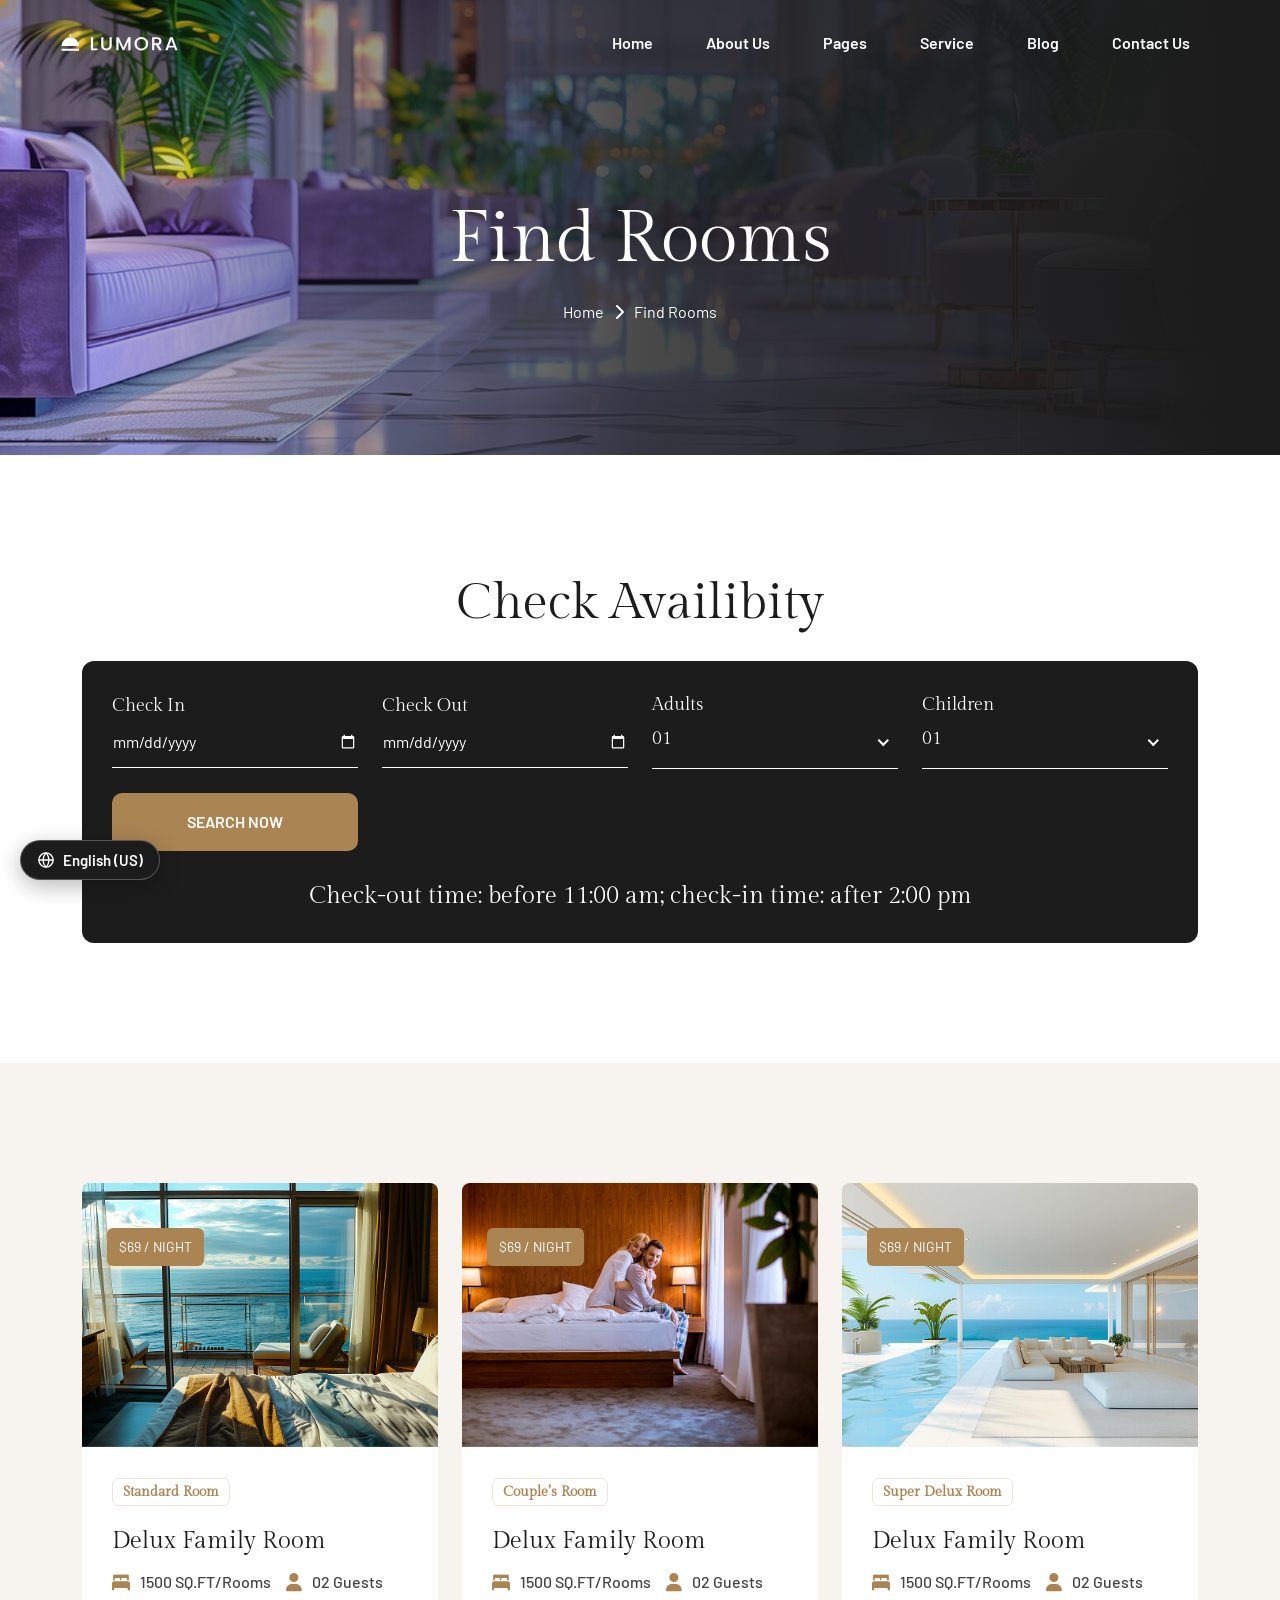
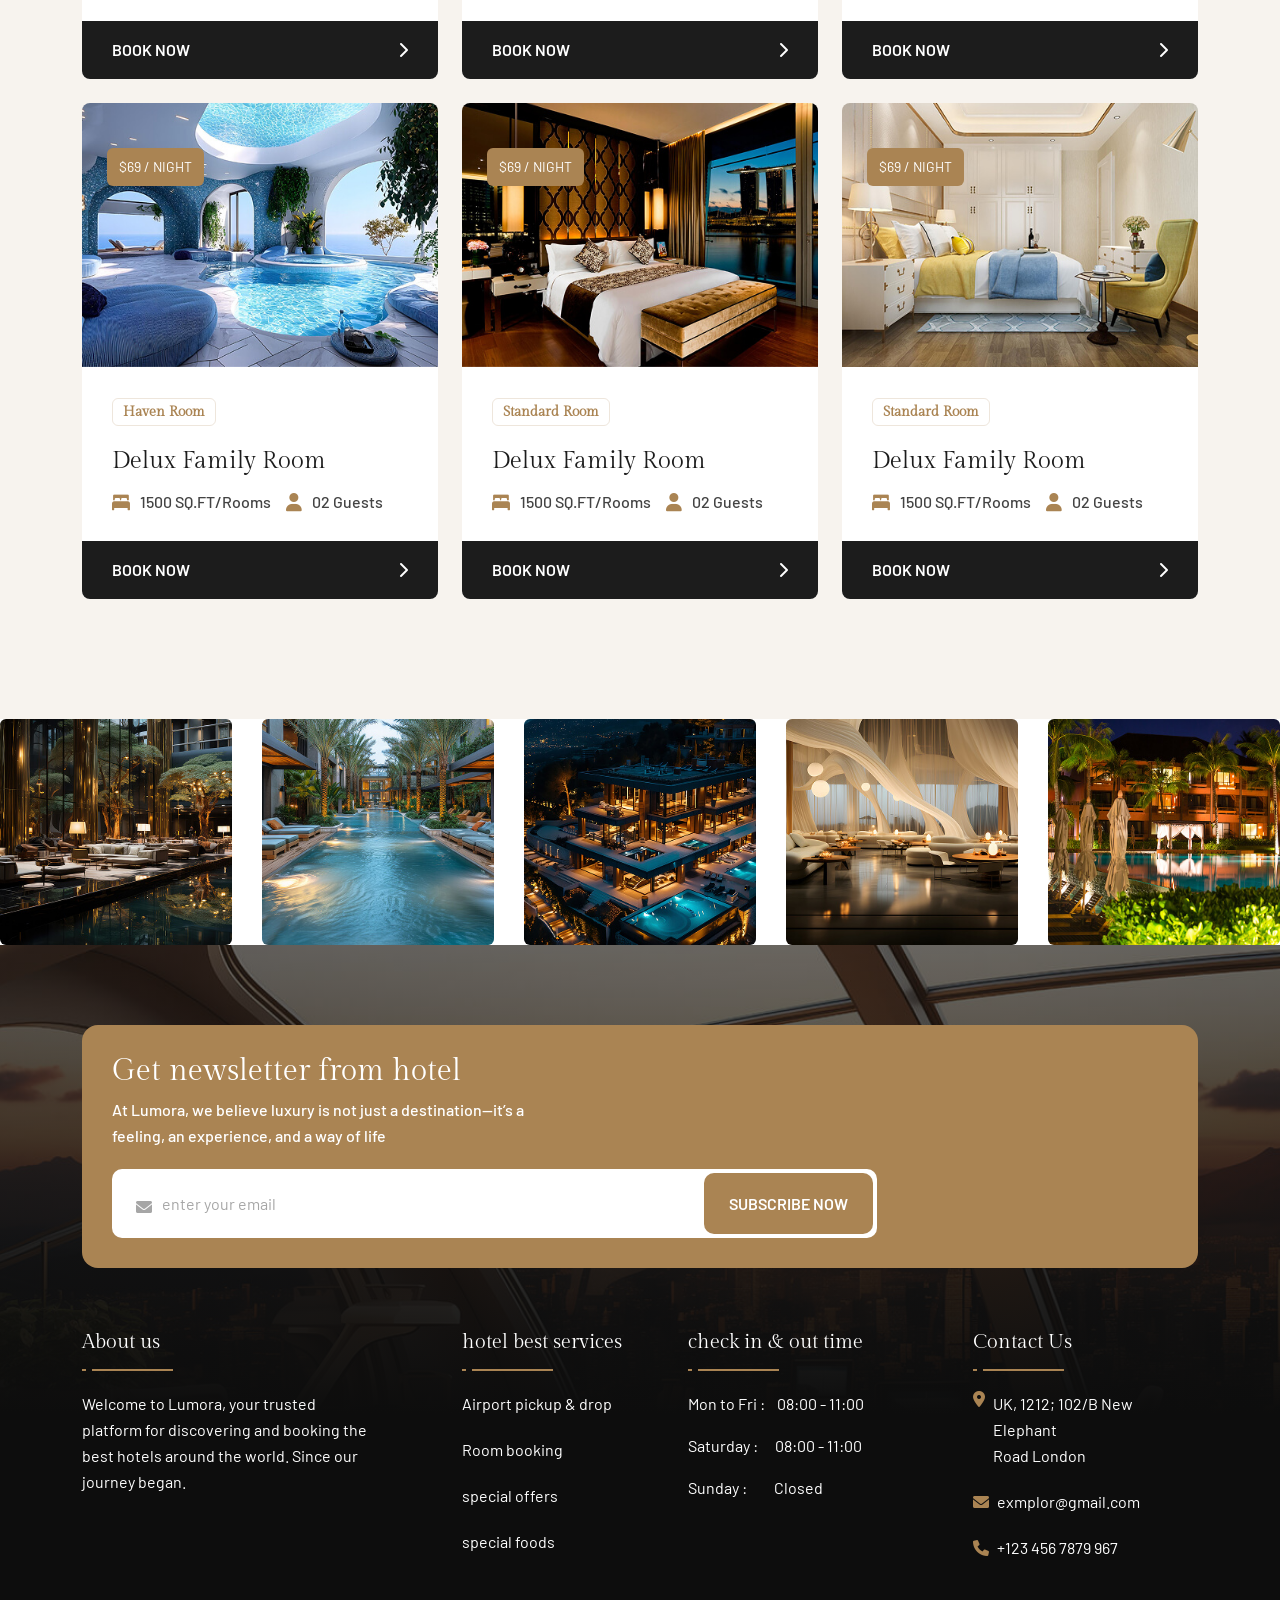
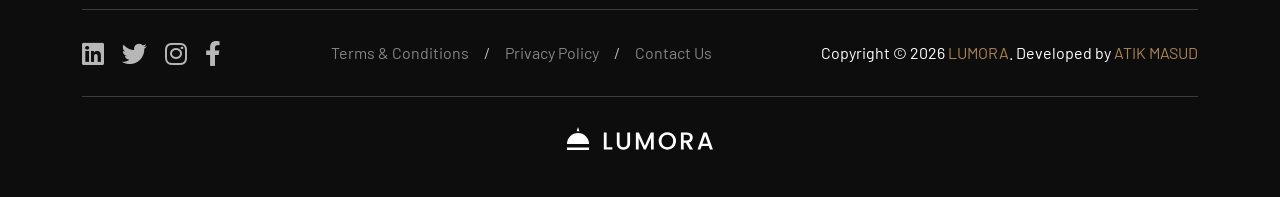
<file: room.html>
<!doctype html>
<html lang="en">
    <head>
        <meta charset="UTF-8" />
        <meta http-equiv="X-UA-Compatible" content="IE=edge" />
        <meta name="viewport" content="width=device-width, initial-scale=1" />
        <meta name="author" content="Atik Masud" />
        <meta name="description" content="Lumora - Hotel Booking" />
        <title>Lumora - Hotel Booking</title>
        <link rel="shortcut icon" href="assets/img/favicon.svg" />
        <link rel="stylesheet" href="assets/css/bootstrap.min.css" />
        <link rel="stylesheet" href="assets/css/all.min.css" />
        <link rel="stylesheet" href="assets/css/animate.css" />
        <link rel="stylesheet" href="assets/css/magnific-popup.css" />
        <link rel="stylesheet" href="assets/css/mousecursor.css" />
        <link rel="stylesheet" href="assets/css/meanmenu.css" />
        <link rel="stylesheet" href="assets/css/odometer.css" />
        <link rel="stylesheet" href="assets/css/swiper-bundle.min.css" />
        <link rel="stylesheet" href="assets/css/nice-select.css" />
        <link rel="stylesheet" href="assets/css/main.css" />
        <link rel="stylesheet" href="assets/css/i18n.css" />
    </head>
    <body>
        <div id="preloader">
            <div class="preloader-content">
                <img src="assets/img/logo/black-logo.svg" alt="Hotel Logo" class="preloader-logo" />
                <div class="spinner"></div>
                <p>Booking your experience...</p>
            </div>
        </div>
        <button id="back-top" class="back-to-top show">
            <i class="fa-regular fa-arrow-up"></i>
        </button>
        <div class="mouseCursor cursor-outer"></div>
        <div class="mouseCursor cursor-inner"></div>
        <div class="fix-area">
            <div class="offcanvas__info">
                <div class="offcanvas__wrapper">
                    <div class="offcanvas__content">
                        <div class="offcanvas__top mb-5 d-flex justify-content-between align-items-center">
                            <div class="offcanvas__logo">
                                <a href="index.html">
                                    <img src="assets/img/logo/black-logo.svg" alt="logo-img" />
                                </a>
                            </div>
                            <div class="offcanvas__close">
                                <button>
                                    <i class="fas fa-times"></i>
                                </button>
                            </div>
                        </div>
                        <p class="text d-none d-xl-block">
                            Nullam dignissim, ante scelerisque the is euismod fermentum odio sem semper the is erat, a
                            feugiat leo urna eget eros. Duis Aenean a imperdiet risus.
                        </p>
                        <div class="mobile-menu fix mb-3"></div>
                        <div class="offcanvas__contact d-xl-block">
                            <h4 class="d-xl-block">Contact Info</h4>
                            <ul class="d-xl-block">
                                <li class="d-flex align-items-center">
                                    <div class="offcanvas__contact-icon">
                                        <i class="fal fa-map-marker-alt"></i>
                                    </div>
                                    <div class="offcanvas__contact-text">
                                        <a target="_blank" href="#">Main Street, Melbourne, Australia</a>
                                    </div>
                                </li>
                                <li class="d-flex align-items-center">
                                    <div class="offcanvas__contact-icon mr-15">
                                        <i class="fal fa-envelope"></i>
                                    </div>
                                    <div class="offcanvas__contact-text">
                                        <a href="mailto:info@example.com"
                                            ><span class="mailto:info@example.com">info@example.com</span></a
                                        >
                                    </div>
                                </li>
                                <li class="d-flex align-items-center">
                                    <div class="offcanvas__contact-icon mr-15">
                                        <i class="fal fa-clock"></i>
                                    </div>
                                    <div class="offcanvas__contact-text">
                                        <a target="_blank" href="#">Mod-friday, 09am -05pm</a>
                                    </div>
                                </li>
                                <li class="d-flex align-items-center">
                                    <div class="offcanvas__contact-icon mr-15">
                                        <i class="far fa-phone"></i>
                                    </div>
                                    <div class="offcanvas__contact-text">
                                        <a href="tel:+11002345909">+11002345909</a>
                                    </div>
                                </li>
                            </ul>
                            <div class="social-icon d-flex align-items-center">
                                <a href="#"><i class="fab fa-facebook-f"></i></a>
                                <a href="#"><i class="fab fa-twitter"></i></a>
                                <a href="#"><i class="fab fa-youtube"></i></a>
                                <a href="#"><i class="fab fa-linkedin-in"></i></a>
                            </div>
                        </div>
                    </div>
                </div>
            </div>
        </div>
        <div class="offcanvas__overlay"></div>
        <div class="header-top-section-3 style-bg">
            <div class="container-fluid">
                <div class="header-top-wrapper-3 style-inner">
                    <div class="header-left">
                        <ul class="list">
                            <li>
                                <i class="fa-solid fa-phone"></i>
                                <a href="tel:+093783575222">+09 378 357 5222</a>
                            </li>
                            <li>/</li>
                            <li>
                                <i class="fa-solid fa-envelope"></i>
                                <a href="mailto:info@example.com">info@example.com</a>
                            </li>
                            <li>/</li>
                            <li>
                                <i class="fa-solid fa-location-dot"></i>
                                Elgin Street, 6391, Celina, Delaware
                            </li>
                        </ul>
                    </div>
                    <div class="social-icon">
                        <a href="#"><i class="fa-brands fa-linkedin"></i></a>
                        <a href="#"><i class="fa-brands fa-twitter"></i></a>
                        <a href="#"><i class="fa-brands fa-instagram"></i></a>
                        <a href="#"><i class="fa-brands fa-facebook-f"></i></a>
                    </div>
                </div>
            </div>
        </div>
        <header id="header-sticky" class="header-1 header-3">
            <div class="container-fluid">
                <div class="mega-menu-wrapper">
                    <div class="header-main">
                        <div class="header-left">
                            <div class="logo">
                                <a href="index.html" class="header-logo">
                                    <img src="assets/img/logo/white-logo.svg" alt="logo-img" />
                                </a>
                                <a href="index.html" class="header-logo-2">
                                    <img src="assets/img/logo/black-logo.svg" alt="logo-img" />
                                </a>
                            </div>
                        </div>
                        <div class="header-right style-3 d-flex justify-content-end align-items-center">
                            <div class="mean__menu-wrapper">
                                <div class="main-menu">
                                    <nav id="mobile-menu">
                                        <ul>
                                            <li><a href="index.html">Home</a></li>
                                            <li>
                                                <a href="about.html">About Us</a>
                                            </li>
                                            <li class="has-dropdown">
                                                <a href="news-details.html"> Pages </a>
                                                <ul class="submenu">
                                                    <li class="has-dropdown">
                                                        <a href="room-details.html">
                                                            Room
                                                            <i class="fas fa-angle-right"></i>
                                                        </a>
                                                        <ul class="submenu">
                                                            <li><a href="room.html"> Our Room</a></li>
                                                            <li><a href="room-details.html">Room Details</a></li>
                                                        </ul>
                                                    </li>
                                                    <li><a href="facilitie.html">Hotel Facilities</a></li>
                                                    <li class="has-dropdown">
                                                        <a href="team-details.html">
                                                            Team
                                                            <i class="fas fa-angle-right"></i>
                                                        </a>
                                                        <ul class="submenu">
                                                            <li><a href="team.html">Our Team</a></li>
                                                            <li><a href="team-details.html">Team Details</a></li>
                                                        </ul>
                                                    </li>
                                                    <li><a href="testimonial.html">Our Testimonial</a></li>
                                                    <li><a href="404.html">404 Page</a></li>
                                                </ul>
                                            </li>
                                            <li>
                                                <a href="service-details.html"> Service </a>
                                                <ul class="submenu">
                                                    <li><a href="service.html">Our Service</a></li>
                                                    <li>
                                                        <a href="service-details.html">Service Details</a>
                                                    </li>
                                                </ul>
                                            </li>
                                            <li>
                                                <a href="news-details.html"> Blog </a>
                                                <ul class="submenu">
                                                    <li><a href="news-grid.html">Blog Grid</a></li>
                                                    <li><a href="news.html">Blog Standard</a></li>
                                                    <li><a href="news-details.html">Blog Details</a></li>
                                                </ul>
                                            </li>
                                            <li>
                                                <a href="contact.html">Contact Us</a>
                                            </li>
                                        </ul>
                                    </nav>
                                </div>
                            </div>
                            <div class="header-button">
                                <a href="contact.html" class="theme-btn style-3"> BOOK NOW </a>
                            </div>
                            <div class="header__hamburger d-xl-none my-auto">
                                <div class="sidebar__toggle">
                                    <i class="fas fa-bars"></i>
                                </div>
                            </div>
                        </div>
                    </div>
                </div>
            </div>
        </header>
        <div class="breadcrumb-wrapper bg-cover" style="background-image: url(&quot;assets/img/breadcrumb.jpg&quot;)">
            <div class="container">
                <div class="page-heading">
                    <div class="breadcrumb-sub-title">
                        <h1 class="text-white wow fadeInUp" data-wow-delay=".3s">Find Rooms</h1>
                    </div>
                    <ul class="breadcrumb-items wow fadeInUp" data-wow-delay=".5s">
                        <li>
                            <a href="index.html"> Home </a>
                        </li>
                        <li>
                            <i class="fa-solid fa-chevron-right"></i>
                        </li>
                        <li>Find Rooms</li>
                    </ul>
                </div>
            </div>
        </div>
        <section class="booking-section section-padding fix">
            <div class="container">
                <div class="section-title text-center">
                    <h2 class="wow fadeInUp" data-wow-delay=".3s">Check Availibity</h2>
                </div>
                <div class="booking-reserve-wrapper">
                    <form action="#">
                        <div
                            class="row g-4 row-cols-xxl-5 align-items-center row-cols-xl-4 row-cols-lg-3 row-cols-md-2 row-cols-1"
                        >
                            <div class="col">
                                <div class="form-clt">
                                    <span>Check In</span>
                                    <input type="date" id="date1" name="date1" />
                                </div>
                            </div>
                            <div class="col">
                                <div class="form-clt">
                                    <span>Check Out</span>
                                    <input type="date" id="date" name="date" />
                                </div>
                            </div>
                            <div class="col">
                                <div class="form-clt">
                                    <span>Adults</span>
                                    <div class="form">
                                        <select class="single-select w-100" style="display: none">
                                            <option>01</option>
                                            <option>02</option>
                                            <option>03</option>
                                            <option>04</option>
                                        </select>
                                    </div>
                                </div>
                            </div>
                            <div class="col">
                                <div class="form-clt">
                                    <span>Children</span>
                                    <div class="form">
                                        <select class="single-select w-100" style="display: none">
                                            <option>01</option>
                                            <option>02</option>
                                            <option>03</option>
                                            <option>04</option>
                                        </select>
                                    </div>
                                </div>
                            </div>
                            <div class="col">
                                <div class="form-clt">
                                    <button class="theme-btn w-100" type="submit">SEARCH NOW</button>
                                </div>
                            </div>
                        </div>
                    </form>
                    <h4 class="text-white">Check-out time: before 11:00 am; check-in time: after 2:00 pm</h4>
                </div>
            </div>
        </section>
        <section class="room-section section-padding fix hero-bg">
            <div class="container">
                <div class="row g-4">
                    <div class="col-xl-4 col-lg-6 col-md-6 wow fadeInUp" data-wow-delay=".3s">
                        <div class="room-box-item mt-0">
                            <div class="room-image">
                                <img src="assets/img/home-1/room/01.jpg" alt="img" />
                                <img src="assets/img/home-1/room/01.jpg" alt="img" />
                                <span>$69 / NIGHT</span>
                            </div>
                            <div class="content-item">
                                <div class="room-content">
                                    <h6>Standard Room</h6>
                                    <h4>
                                        <a href="room-details.html">Delux Family Room</a>
                                    </h4>
                                    <ul class="list">
                                        <li>
                                            <i class="fa-solid fa-bed-front"></i>
                                            1500 SQ.FT/Rooms
                                        </li>
                                        <li>
                                            <i class="fa-solid fa-user"></i>
                                            02 Guests
                                        </li>
                                    </ul>
                                </div>
                                <a href="room-details.html" class="theme-btn">
                                    Book Now <i class="fa-solid fa-chevron-right"></i>
                                </a>
                            </div>
                        </div>
                    </div>
                    <div class="col-xl-4 col-lg-6 col-md-6 wow fadeInUp" data-wow-delay=".5s">
                        <div class="room-box-item mt-0">
                            <div class="room-image">
                                <img src="assets/img/home-1/room/02.jpg" alt="img" />
                                <img src="assets/img/home-1/room/02.jpg" alt="img" />
                                <span>$69 / NIGHT</span>
                            </div>
                            <div class="content-item">
                                <div class="room-content">
                                    <h6>Couple’s Room</h6>
                                    <h4>
                                        <a href="room-details.html">Delux Family Room</a>
                                    </h4>
                                    <ul class="list">
                                        <li>
                                            <i class="fa-solid fa-bed-front"></i>
                                            1500 SQ.FT/Rooms
                                        </li>
                                        <li>
                                            <i class="fa-solid fa-user"></i>
                                            02 Guests
                                        </li>
                                    </ul>
                                </div>
                                <a href="room-details.html" class="theme-btn">
                                    Book Now <i class="fa-solid fa-chevron-right"></i>
                                </a>
                            </div>
                        </div>
                    </div>
                    <div class="col-xl-4 col-lg-6 col-md-6 wow fadeInUp" data-wow-delay=".7s">
                        <div class="room-box-item mt-0">
                            <div class="room-image">
                                <img src="assets/img/home-1/room/03.jpg" alt="img" />
                                <img src="assets/img/home-1/room/03.jpg" alt="img" />
                                <span>$69 / NIGHT</span>
                            </div>
                            <div class="content-item">
                                <div class="room-content">
                                    <h6>Super Delux Room</h6>
                                    <h4>
                                        <a href="room-details.html">Delux Family Room</a>
                                    </h4>
                                    <ul class="list">
                                        <li>
                                            <i class="fa-solid fa-bed-front"></i>
                                            1500 SQ.FT/Rooms
                                        </li>
                                        <li>
                                            <i class="fa-solid fa-user"></i>
                                            02 Guests
                                        </li>
                                    </ul>
                                </div>
                                <a href="room-details.html" class="theme-btn">
                                    Book Now <i class="fa-solid fa-chevron-right"></i>
                                </a>
                            </div>
                        </div>
                    </div>
                    <div class="col-xl-4 col-lg-6 col-md-6 wow fadeInUp" data-wow-delay=".3s">
                        <div class="room-box-item mt-0">
                            <div class="room-image">
                                <img src="assets/img/home-1/room/04.jpg" alt="img" />
                                <img src="assets/img/home-1/room/04.jpg" alt="img" />
                                <span>$69 / NIGHT</span>
                            </div>
                            <div class="content-item">
                                <div class="room-content">
                                    <h6>Haven Room</h6>
                                    <h4>
                                        <a href="room-details.html">Delux Family Room</a>
                                    </h4>
                                    <ul class="list">
                                        <li>
                                            <i class="fa-solid fa-bed-front"></i>
                                            1500 SQ.FT/Rooms
                                        </li>
                                        <li>
                                            <i class="fa-solid fa-user"></i>
                                            02 Guests
                                        </li>
                                    </ul>
                                </div>
                                <a href="room-details.html" class="theme-btn">
                                    Book Now <i class="fa-solid fa-chevron-right"></i>
                                </a>
                            </div>
                        </div>
                    </div>
                    <div class="col-xl-4 col-lg-6 col-md-6 wow fadeInUp" data-wow-delay=".5s">
                        <div class="room-box-item mt-0">
                            <div class="room-image">
                                <img src="assets/img/home-1/room/05.jpg" alt="img" />
                                <img src="assets/img/home-1/room/05.jpg" alt="img" />
                                <span>$69 / NIGHT</span>
                            </div>
                            <div class="content-item">
                                <div class="room-content">
                                    <h6>Standard Room</h6>
                                    <h4>
                                        <a href="room-details.html">Delux Family Room</a>
                                    </h4>
                                    <ul class="list">
                                        <li>
                                            <i class="fa-solid fa-bed-front"></i>
                                            1500 SQ.FT/Rooms
                                        </li>
                                        <li>
                                            <i class="fa-solid fa-user"></i>
                                            02 Guests
                                        </li>
                                    </ul>
                                </div>
                                <a href="room-details.html" class="theme-btn">
                                    Book Now <i class="fa-solid fa-chevron-right"></i>
                                </a>
                            </div>
                        </div>
                    </div>
                    <div class="col-xl-4 col-lg-6 col-md-6 wow fadeInUp" data-wow-delay=".7s">
                        <div class="room-box-item mt-0">
                            <div class="room-image">
                                <img src="assets/img/home-1/room/06.jpg" alt="img" />
                                <img src="assets/img/home-1/room/06.jpg" alt="img" />
                                <span>$69 / NIGHT</span>
                            </div>
                            <div class="content-item">
                                <div class="room-content">
                                    <h6>Standard Room</h6>
                                    <h4>
                                        <a href="room-details.html">Delux Family Room</a>
                                    </h4>
                                    <ul class="list">
                                        <li>
                                            <i class="fa-solid fa-bed-front"></i>
                                            1500 SQ.FT/Rooms
                                        </li>
                                        <li>
                                            <i class="fa-solid fa-user"></i>
                                            02 Guests
                                        </li>
                                    </ul>
                                </div>
                                <a href="room-details.html" class="theme-btn">
                                    Book Now <i class="fa-solid fa-chevron-right"></i>
                                </a>
                            </div>
                        </div>
                    </div>
                </div>
            </div>
        </section>
        <div class="instagram-section-2 fix">
            <div class="swiper instagram-banner-slider">
                <div class="swiper-wrapper">
                    <div class="swiper-slide">
                        <div class="instagram-banner-items">
                            <div class="banner-image">
                                <img src="assets/img/home-1/instagram/01.jpg" alt="insta-img" />
                                <a href="index.html" class="icon">
                                    <i class="fa-brands fa-instagram"></i>
                                </a>
                            </div>
                        </div>
                    </div>
                    <div class="swiper-slide">
                        <div class="instagram-banner-items">
                            <div class="banner-image">
                                <img src="assets/img/home-1/instagram/02.jpg" alt="insta-img" />
                                <a href="index.html" class="icon">
                                    <i class="fa-brands fa-instagram"></i>
                                </a>
                            </div>
                        </div>
                    </div>
                    <div class="swiper-slide">
                        <div class="instagram-banner-items">
                            <div class="banner-image">
                                <img src="assets/img/home-1/instagram/03.jpg" alt="insta-img" />
                                <a href="index.html" class="icon">
                                    <i class="fa-brands fa-instagram"></i>
                                </a>
                            </div>
                        </div>
                    </div>
                    <div class="swiper-slide">
                        <div class="instagram-banner-items">
                            <div class="banner-image">
                                <img src="assets/img/home-1/instagram/04.jpg" alt="insta-img" />
                                <a href="index.html" class="icon">
                                    <i class="fa-brands fa-instagram"></i>
                                </a>
                            </div>
                        </div>
                    </div>
                    <div class="swiper-slide">
                        <div class="instagram-banner-items">
                            <div class="banner-image">
                                <img src="assets/img/home-1/instagram/05.jpg" alt="insta-img" />
                                <a href="index.html" class="icon">
                                    <i class="fa-brands fa-instagram"></i>
                                </a>
                            </div>
                        </div>
                    </div>
                    <div class="swiper-slide">
                        <div class="instagram-banner-items">
                            <div class="banner-image">
                                <img src="assets/img/home-1/instagram/06.jpg" alt="insta-img" />
                                <a href="index.html" class="icon">
                                    <i class="fa-brands fa-instagram"></i>
                                </a>
                            </div>
                        </div>
                    </div>
                </div>
            </div>
        </div>
        <footer class="footer-section fix bg-cover" style="background-image: url(assets/img/home-1/footer.jpg)">
            <div class="container">
                <div class="footer-newsletter">
                    <div class="newsletter-content">
                        <h3>Get newsletter from hotel</h3>
                        <p>
                            At Lumora, we believe luxury is not just a destination—it’s a feeling, an experience, and a
                            way of life
                        </p>
                    </div>
                    <form action="#">
                        <div class="form-clt">
                            <i class="fa-solid fa-envelope"></i>
                            <input type="text" name="email" id="email" placeholder="enter your email" />
                            <button type="submit" class="theme-btn">subscribe now</button>
                        </div>
                    </form>
                </div>
                <div class="footer-widget-wrapper">
                    <div class="row">
                        <div class="col-xl-4 col-md-6 col-lg-3 wow fadeInUp" data-wow-delay=".2s">
                            <div class="single-footer-widget">
                                <div class="widget-title">
                                    <h5>About us</h5>
                                </div>
                                <div class="footer-content">
                                    <p>
                                        Welcome to Lumora, your trusted platform for discovering and booking the best
                                        hotels around the world. Since our journey began.
                                    </p>
                                </div>
                            </div>
                        </div>
                        <div class="col-xl-2 col-md-6 col-lg-3 wow fadeInUp" data-wow-delay=".4s">
                            <div class="single-footer-widget">
                                <div class="widget-title">
                                    <h5>hotel best services</h5>
                                </div>
                                <ul class="list">
                                    <li>
                                        <a href="service-details.html">Airport pickup & drop</a>
                                    </li>
                                    <li>
                                        <a href="service-details.html">Room booking</a>
                                    </li>
                                    <li>
                                        <a href="service-details.html">special offers</a>
                                    </li>
                                    <li>
                                        <a href="service-details.html">special foods</a>
                                    </li>
                                </ul>
                            </div>
                        </div>
                        <div class="col-xl-3 ps-lg-5 col-md-6 col-lg-3 wow fadeInUp" data-wow-delay=".6s">
                            <div class="single-footer-widget">
                                <div class="widget-title">
                                    <h5>check in & out time</h5>
                                </div>
                                <ul class="date-list">
                                    <li>Mon to Fri : <span class="style-1">08:00 - 11:00</span></li>
                                    <li>Saturday : <span>08:00 - 11:00</span></li>
                                    <li>Sunday : <span class="style-3">Closed</span></li>
                                </ul>
                            </div>
                        </div>
                        <div class="col-xl-3 ps-lg-5 col-md-6 col-lg-3 wow fadeInUp" data-wow-delay=".8s">
                            <div class="single-footer-widget">
                                <div class="widget-title">
                                    <h5>Contact Us</h5>
                                </div>
                                <ul class="contact-item">
                                    <li>
                                        <i class="fa-solid fa-location-dot"></i>
                                        UK, 1212; 102/B New Elephant <br />
                                        Road London
                                    </li>
                                    <li class="style-2">
                                        <i class="fa-solid fa-envelope"></i>
                                        <a href="mailto:exmplor@gmail.com">exmplor@gmail.com</a>
                                    </li>
                                    <li class="style-2">
                                        <i class="fa-solid fa-phone"></i>
                                        <a href="tel:+1234567879967">+123 456 7879 967</a>
                                    </li>
                                </ul>
                            </div>
                        </div>
                    </div>
                </div>
                <div class="footer-bottom">
                    <div class="footer-wrapper">
                        <div class="social-icon wow fadeInLeft" data-wow-delay=".3s">
                            <a href="#"><i class="fa-brands fa-linkedin"></i></a>
                            <a href="#"><i class="fa-brands fa-twitter"></i></a>
                            <a href="#"><i class="fa-brands fa-instagram"></i></a>
                            <a href="#"><i class="fa-brands fa-facebook-f"></i></a>
                        </div>
                        <ul class="footer-list wow fadeInUp" data-wow-delay=".5s">
                            <li>
                                <a href="contact.html">Terms & Conditions</a>
                            </li>
                            <li>/</li>
                            <li>
                                <a href="contact.html">Privacy Policy</a>
                            </li>
                            <li>/</li>
                            <li>
                                <a href="contact.html">Contact Us</a>
                            </li>
                        </ul>
                        <p class="wow fadeInRight" data-wow-delay=".7s">
                            Copyright © 2026 <span>Lumora</span>. Developed by <span>Atik Masud</span>
                        </p>
                    </div>
                    <a href="index.html" class="footer-logo wow fadeInUp" data-wow-delay=".3s">
                        <img src="assets/img/logo/white-logo.svg" alt="img" />
                    </a>
                </div>
            </div>
        </footer>
        <script src="assets/js/jquery-3.7.1.min.js"></script>
        <script src="assets/js/bootstrap.bundle.min.js"></script>
        <script src="assets/js/jquery.nice-select.min.js"></script>
        <script src="assets/js/swiper-bundle.min.js"></script>
        <script src="assets/js/jquery.meanmenu.min.js"></script>
        <script src="assets/js/jquery.magnific-popup.min.js"></script>
        <script src="assets/js/wow.min.js"></script>
        <script src="assets/js/main.js"></script>
        <script src="assets/js/i18n-data.js"></script>
        <script src="assets/js/i18n.js"></script>
    </body>
</html>
</file>
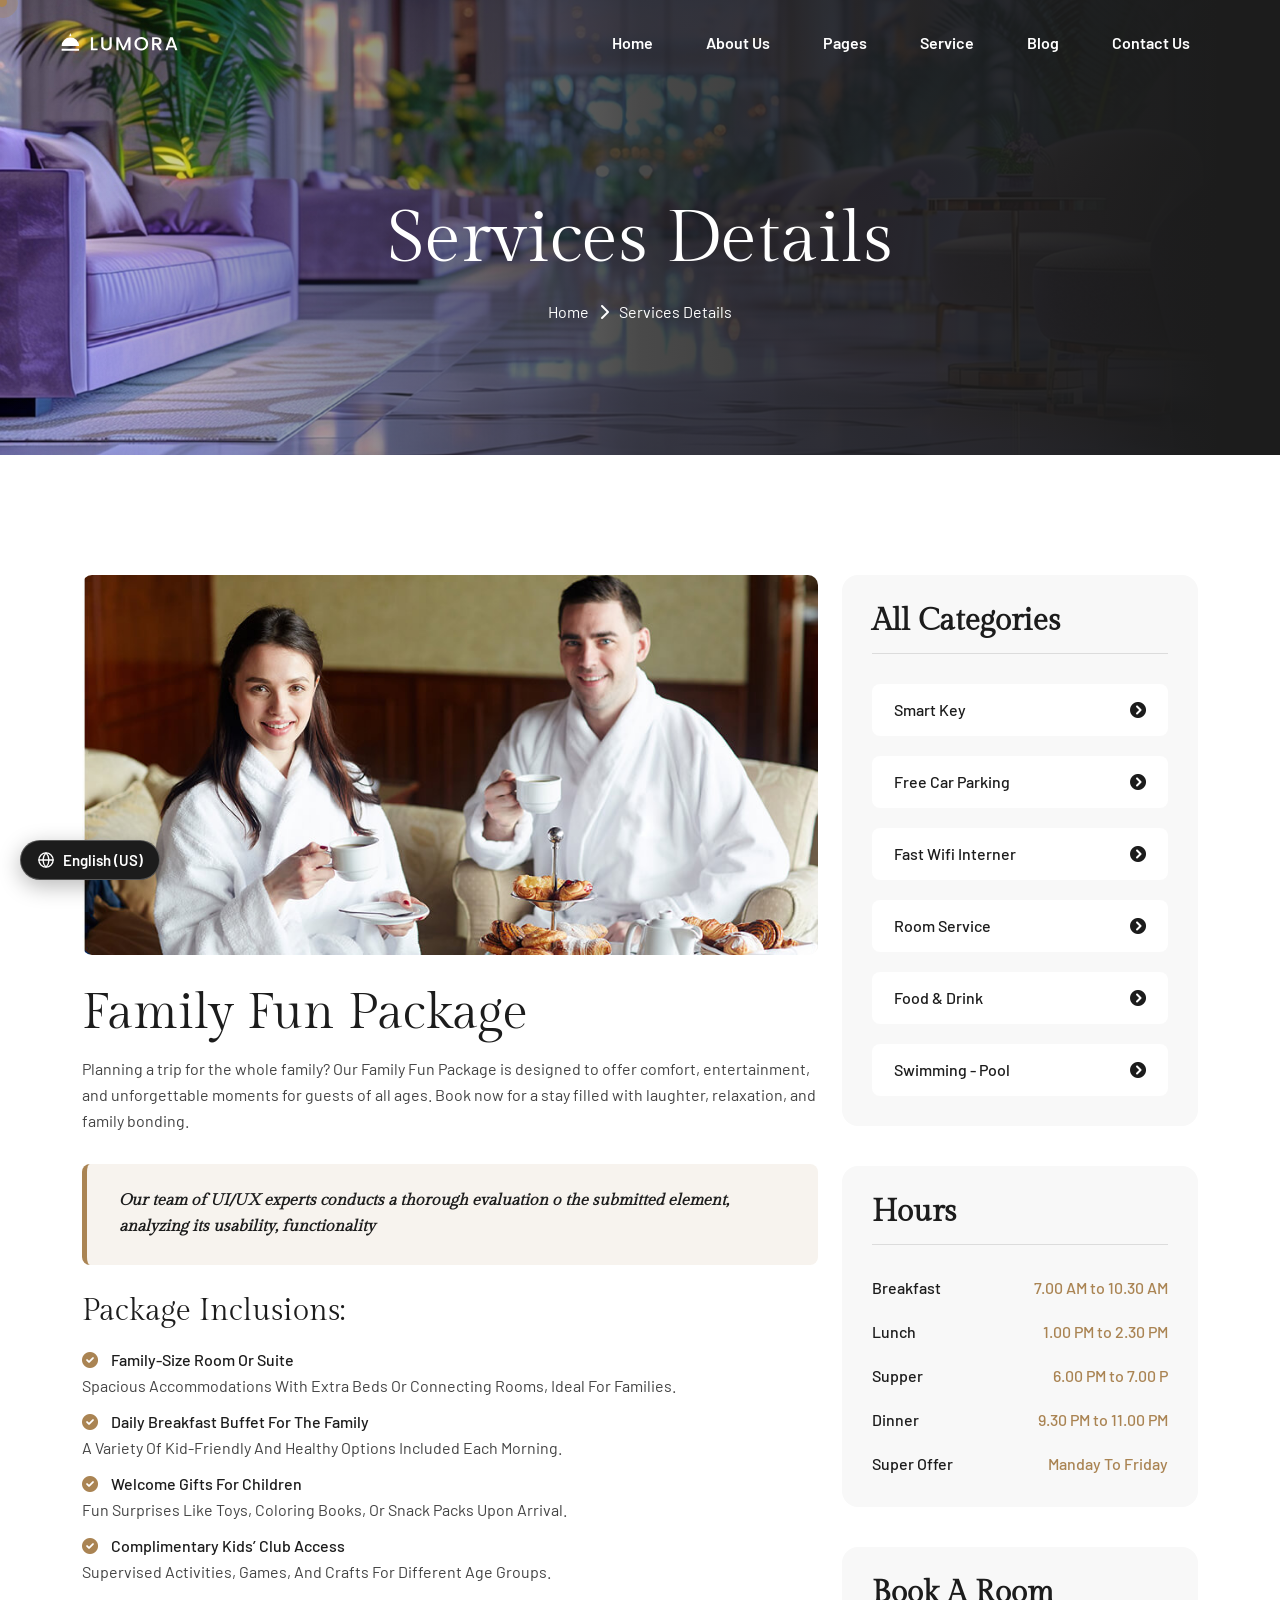
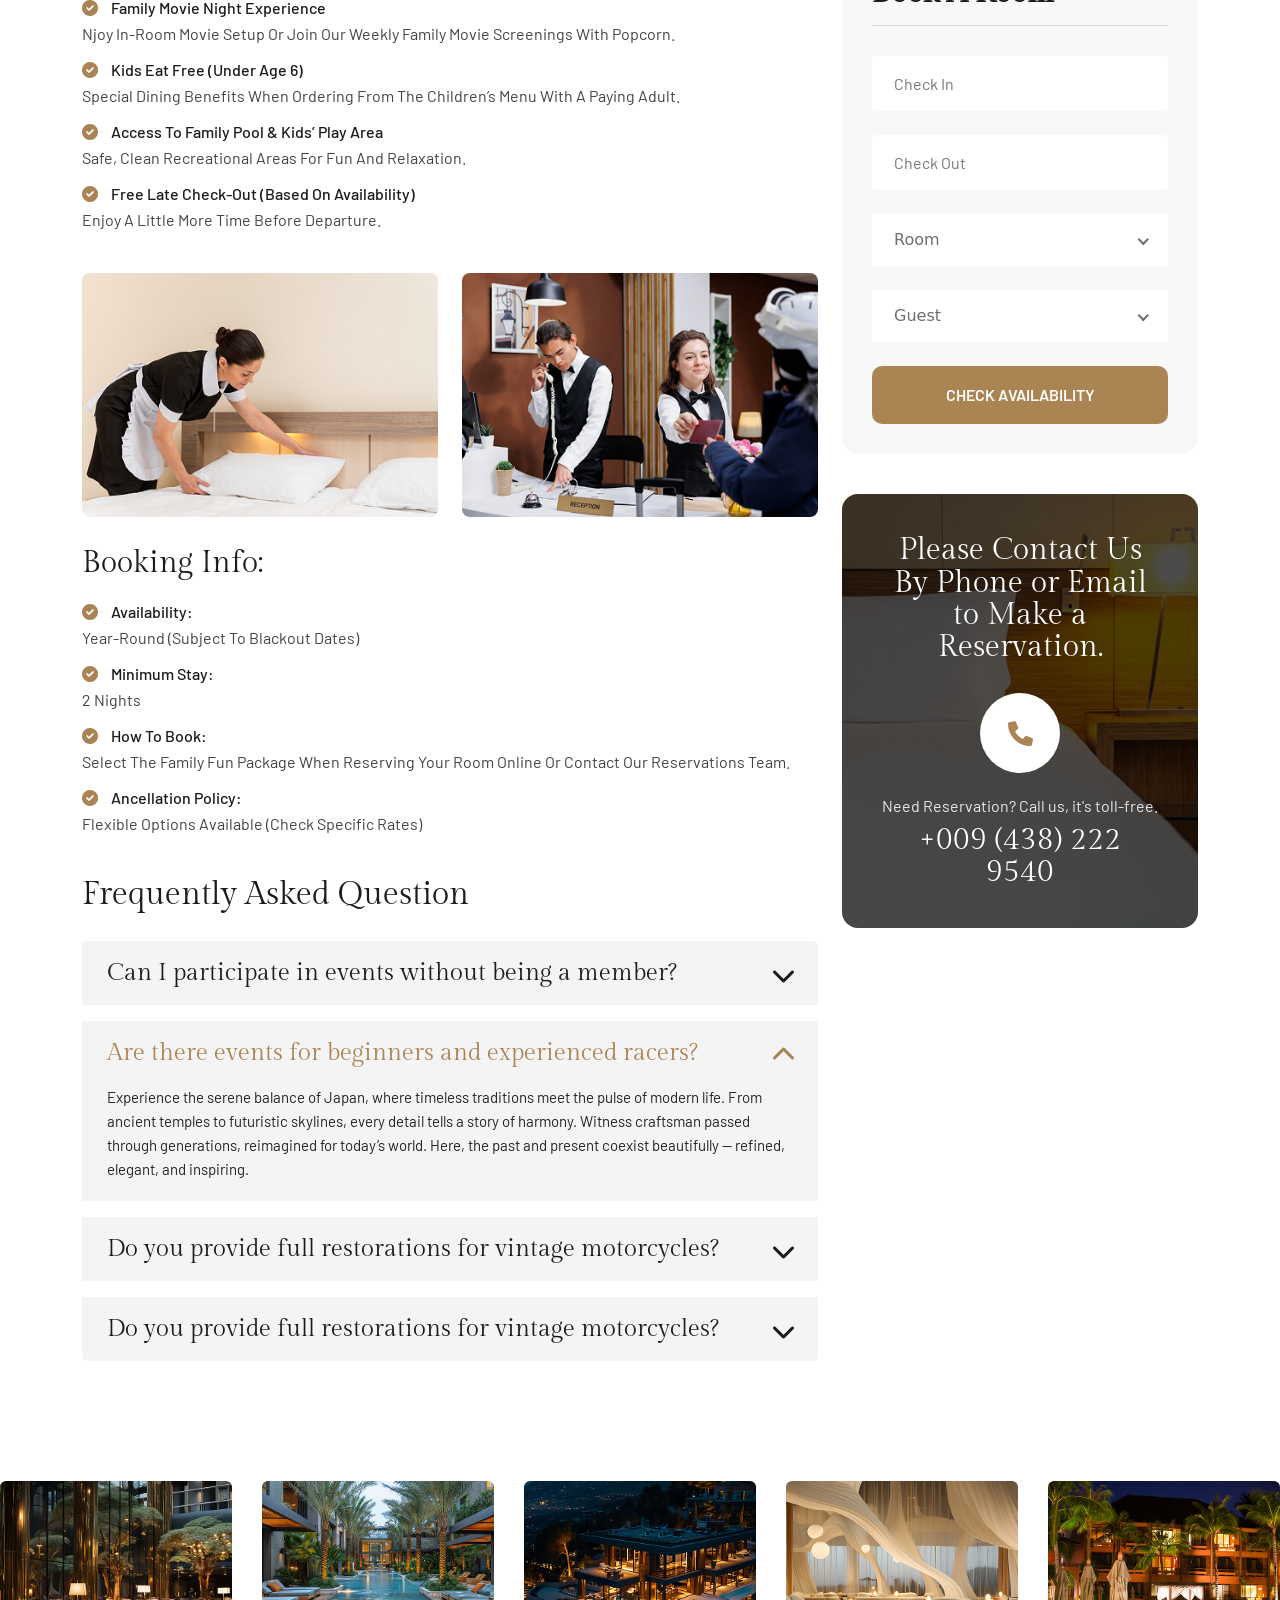
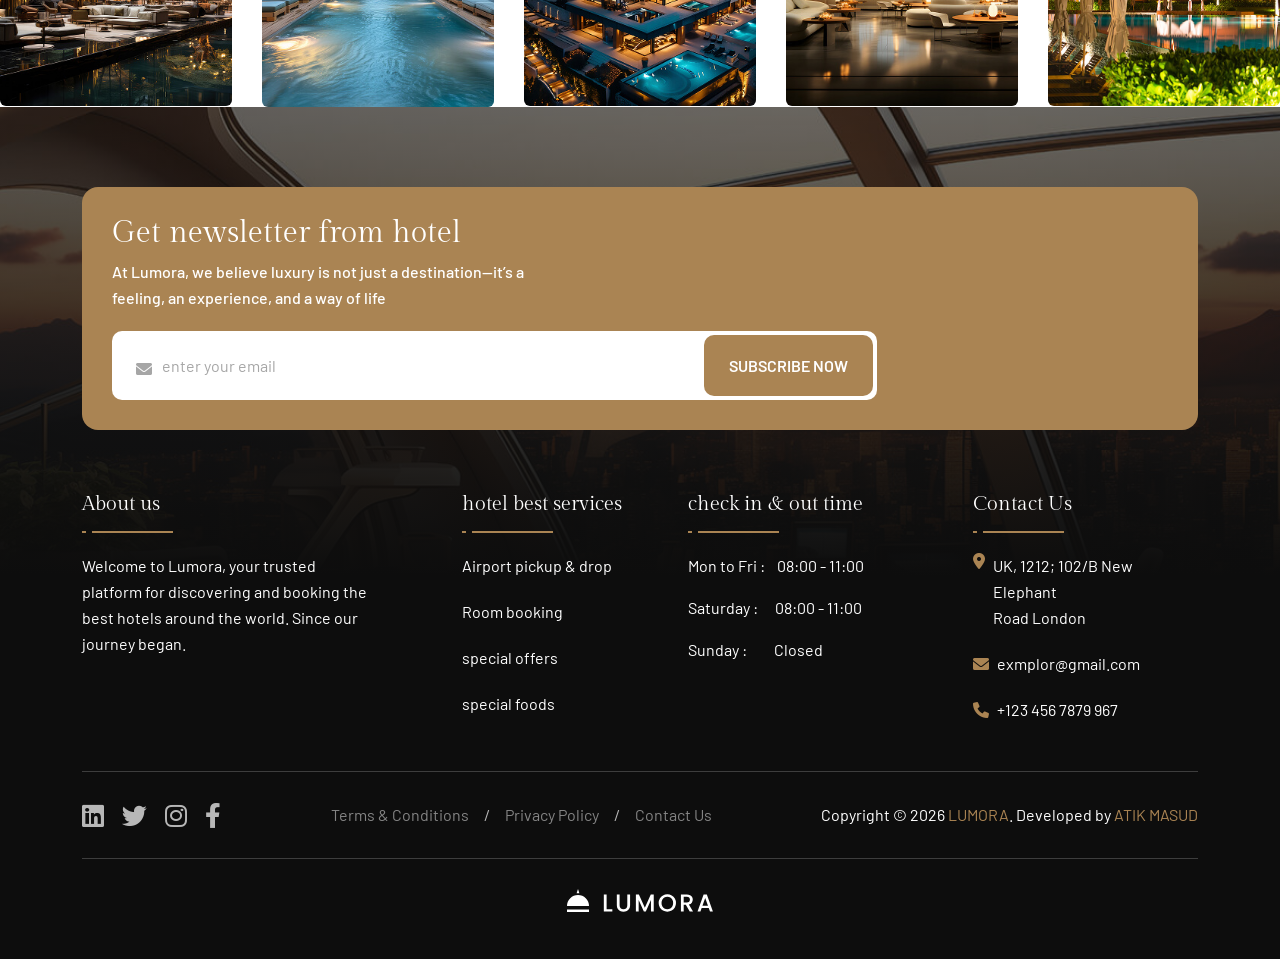
<file: service-details.html>
<!doctype html>
<html lang="en">
    <head>
        <meta charset="UTF-8" />
        <meta http-equiv="X-UA-Compatible" content="IE=edge" />
        <meta name="viewport" content="width=device-width, initial-scale=1" />
        <meta name="author" content="Atik Masud" />
        <meta name="description" content="Lumora - Hotel Booking" />
        <title>Lumora - Hotel Booking</title>
        <link rel="shortcut icon" href="assets/img/favicon.svg" />
        <link rel="stylesheet" href="assets/css/bootstrap.min.css" />
        <link rel="stylesheet" href="assets/css/all.min.css" />
        <link rel="stylesheet" href="assets/css/animate.css" />
        <link rel="stylesheet" href="assets/css/magnific-popup.css" />
        <link rel="stylesheet" href="assets/css/mousecursor.css" />
        <link rel="stylesheet" href="assets/css/meanmenu.css" />
        <link rel="stylesheet" href="assets/css/odometer.css" />
        <link rel="stylesheet" href="assets/css/swiper-bundle.min.css" />
        <link rel="stylesheet" href="assets/css/nice-select.css" />
        <link rel="stylesheet" href="assets/css/main.css" />
        <link rel="stylesheet" href="assets/css/i18n.css" />
    </head>
    <body>
        <div id="preloader">
            <div class="preloader-content">
                <img src="assets/img/logo/black-logo.svg" alt="Hotel Logo" class="preloader-logo" />
                <div class="spinner"></div>
                <p>Booking your experience...</p>
            </div>
        </div>
        <button id="back-top" class="back-to-top show">
            <i class="fa-regular fa-arrow-up"></i>
        </button>
        <div class="mouseCursor cursor-outer"></div>
        <div class="mouseCursor cursor-inner"></div>
        <div class="fix-area">
            <div class="offcanvas__info">
                <div class="offcanvas__wrapper">
                    <div class="offcanvas__content">
                        <div class="offcanvas__top mb-5 d-flex justify-content-between align-items-center">
                            <div class="offcanvas__logo">
                                <a href="index.html">
                                    <img src="assets/img/logo/black-logo.svg" alt="logo-img" />
                                </a>
                            </div>
                            <div class="offcanvas__close">
                                <button>
                                    <i class="fas fa-times"></i>
                                </button>
                            </div>
                        </div>
                        <p class="text d-none d-xl-block">
                            Nullam dignissim, ante scelerisque the is euismod fermentum odio sem semper the is erat, a
                            feugiat leo urna eget eros. Duis Aenean a imperdiet risus.
                        </p>
                        <div class="mobile-menu fix mb-3"></div>
                        <div class="offcanvas__contact d-xl-block">
                            <h4 class="d-xl-block">Contact Info</h4>
                            <ul class="d-xl-block">
                                <li class="d-flex align-items-center">
                                    <div class="offcanvas__contact-icon">
                                        <i class="fal fa-map-marker-alt"></i>
                                    </div>
                                    <div class="offcanvas__contact-text">
                                        <a target="_blank" href="#">Main Street, Melbourne, Australia</a>
                                    </div>
                                </li>
                                <li class="d-flex align-items-center">
                                    <div class="offcanvas__contact-icon mr-15">
                                        <i class="fal fa-envelope"></i>
                                    </div>
                                    <div class="offcanvas__contact-text">
                                        <a href="mailto:info@example.com"
                                            ><span class="mailto:info@example.com">info@example.com</span></a
                                        >
                                    </div>
                                </li>
                                <li class="d-flex align-items-center">
                                    <div class="offcanvas__contact-icon mr-15">
                                        <i class="fal fa-clock"></i>
                                    </div>
                                    <div class="offcanvas__contact-text">
                                        <a target="_blank" href="#">Mod-friday, 09am -05pm</a>
                                    </div>
                                </li>
                                <li class="d-flex align-items-center">
                                    <div class="offcanvas__contact-icon mr-15">
                                        <i class="far fa-phone"></i>
                                    </div>
                                    <div class="offcanvas__contact-text">
                                        <a href="tel:+11002345909">+11002345909</a>
                                    </div>
                                </li>
                            </ul>
                            <div class="social-icon d-flex align-items-center">
                                <a href="#"><i class="fab fa-facebook-f"></i></a>
                                <a href="#"><i class="fab fa-twitter"></i></a>
                                <a href="#"><i class="fab fa-youtube"></i></a>
                                <a href="#"><i class="fab fa-linkedin-in"></i></a>
                            </div>
                        </div>
                    </div>
                </div>
            </div>
        </div>
        <div class="offcanvas__overlay"></div>
        <div class="header-top-section-3 style-bg">
            <div class="container-fluid">
                <div class="header-top-wrapper-3 style-inner">
                    <div class="header-left">
                        <ul class="list">
                            <li>
                                <i class="fa-solid fa-phone"></i>
                                <a href="tel:+093783575222">+09 378 357 5222</a>
                            </li>
                            <li>/</li>
                            <li>
                                <i class="fa-solid fa-envelope"></i>
                                <a href="mailto:info@example.com">info@example.com</a>
                            </li>
                            <li>/</li>
                            <li>
                                <i class="fa-solid fa-location-dot"></i>
                                Elgin Street, 6391, Celina, Delaware
                            </li>
                        </ul>
                    </div>
                    <div class="social-icon">
                        <a href="#"><i class="fa-brands fa-linkedin"></i></a>
                        <a href="#"><i class="fa-brands fa-twitter"></i></a>
                        <a href="#"><i class="fa-brands fa-instagram"></i></a>
                        <a href="#"><i class="fa-brands fa-facebook-f"></i></a>
                    </div>
                </div>
            </div>
        </div>
        <header id="header-sticky" class="header-1 header-3">
            <div class="container-fluid">
                <div class="mega-menu-wrapper">
                    <div class="header-main">
                        <div class="header-left">
                            <div class="logo">
                                <a href="index.html" class="header-logo">
                                    <img src="assets/img/logo/white-logo.svg" alt="logo-img" />
                                </a>
                                <a href="index.html" class="header-logo-2">
                                    <img src="assets/img/logo/black-logo.svg" alt="logo-img" />
                                </a>
                            </div>
                        </div>
                        <div class="header-right style-3 d-flex justify-content-end align-items-center">
                            <div class="mean__menu-wrapper">
                                <div class="main-menu">
                                    <nav id="mobile-menu">
                                        <ul>
                                            <li><a href="index.html">Home</a></li>
                                            <li>
                                                <a href="about.html">About Us</a>
                                            </li>
                                            <li class="has-dropdown">
                                                <a href="news-details.html"> Pages </a>
                                                <ul class="submenu">
                                                    <li class="has-dropdown">
                                                        <a href="room-details.html">
                                                            Room
                                                            <i class="fas fa-angle-right"></i>
                                                        </a>
                                                        <ul class="submenu">
                                                            <li><a href="room.html"> Our Room</a></li>
                                                            <li><a href="room-details.html">Room Details</a></li>
                                                        </ul>
                                                    </li>
                                                    <li><a href="facilitie.html">Hotel Facilities</a></li>
                                                    <li class="has-dropdown">
                                                        <a href="team-details.html">
                                                            Team
                                                            <i class="fas fa-angle-right"></i>
                                                        </a>
                                                        <ul class="submenu">
                                                            <li><a href="team.html">Our Team</a></li>
                                                            <li><a href="team-details.html">Team Details</a></li>
                                                        </ul>
                                                    </li>
                                                    <li><a href="testimonial.html">Our Testimonial</a></li>
                                                    <li><a href="404.html">404 Page</a></li>
                                                </ul>
                                            </li>
                                            <li>
                                                <a href="service-details.html"> Service </a>
                                                <ul class="submenu">
                                                    <li><a href="service.html">Our Service</a></li>
                                                    <li>
                                                        <a href="service-details.html">Service Details</a>
                                                    </li>
                                                </ul>
                                            </li>
                                            <li>
                                                <a href="news-details.html"> Blog </a>
                                                <ul class="submenu">
                                                    <li><a href="news-grid.html">Blog Grid</a></li>
                                                    <li><a href="news.html">Blog Standard</a></li>
                                                    <li><a href="news-details.html">Blog Details</a></li>
                                                </ul>
                                            </li>
                                            <li>
                                                <a href="contact.html">Contact Us</a>
                                            </li>
                                        </ul>
                                    </nav>
                                </div>
                            </div>
                            <div class="header-button">
                                <a href="contact.html" class="theme-btn style-3"> BOOK NOW </a>
                            </div>
                            <div class="header__hamburger d-xl-none my-auto">
                                <div class="sidebar__toggle">
                                    <i class="fas fa-bars"></i>
                                </div>
                            </div>
                        </div>
                    </div>
                </div>
            </div>
        </header>
        <div class="breadcrumb-wrapper bg-cover" style="background-image: url(&quot;assets/img/breadcrumb.jpg&quot;)">
            <div class="container">
                <div class="page-heading">
                    <div class="breadcrumb-sub-title">
                        <h1 class="text-white wow fadeInUp" data-wow-delay=".3s">Services Details</h1>
                    </div>
                    <ul class="breadcrumb-items wow fadeInUp" data-wow-delay=".5s">
                        <li>
                            <a href="index.html"> Home </a>
                        </li>
                        <li>
                            <i class="fa-solid fa-chevron-right"></i>
                        </li>
                        <li>Services Details</li>
                    </ul>
                </div>
            </div>
        </div>
        <section class="service-details-section section-padding fix">
            <div class="container">
                <div class="service-details-wrapper">
                    <div class="row g-4">
                        <div class="col-lg-8 col-12">
                            <div class="details-image">
                                <img src="assets/img/inner-page/service-details/details-1.jpg" alt="img" />
                            </div>
                            <div class="details-content">
                                <h2>Family Fun Package</h2>
                                <p>
                                    Planning a trip for the whole family? Our Family Fun Package is designed to offer
                                    comfort, entertainment, and unforgettable moments for guests of all ages. Book now
                                    for a stay filled with laughter, relaxation, and family bonding.
                                </p>
                                <span class="box">
                                    Our team of UI/UX experts conducts a thorough evaluation o the submitted element,
                                    analyzing its usability, functionality
                                </span>
                                <div class="details-list-item">
                                    <h3>Package Inclusions:</h3>
                                    <ul>
                                        <li>
                                            <span>
                                                <i class="fa-solid fa-circle-check"></i>
                                                Family-Size Room or Suite
                                            </span>
                                            Spacious accommodations with extra beds or connecting rooms, ideal for
                                            families.
                                        </li>
                                        <li>
                                            <span>
                                                <i class="fa-solid fa-circle-check"></i>
                                                Daily Breakfast Buffet for the Family
                                            </span>
                                            A variety of kid-friendly and healthy options included each morning.
                                        </li>
                                        <li>
                                            <span>
                                                <i class="fa-solid fa-circle-check"></i>
                                                Welcome Gifts for Children
                                            </span>
                                            Fun surprises like toys, coloring books, or snack packs upon arrival.
                                        </li>
                                        <li>
                                            <span>
                                                <i class="fa-solid fa-circle-check"></i>
                                                Complimentary Kids’ Club Access
                                            </span>
                                            Supervised activities, games, and crafts for different age groups.
                                        </li>
                                        <li>
                                            <span>
                                                <i class="fa-solid fa-circle-check"></i>
                                                Family Movie Night Experience
                                            </span>
                                            njoy in-room movie setup or join our weekly family movie screenings with
                                            popcorn.
                                        </li>
                                        <li>
                                            <span>
                                                <i class="fa-solid fa-circle-check"></i>
                                                Kids Eat Free (Under Age 6)
                                            </span>
                                            Special dining benefits when ordering from the children’s menu with a paying
                                            adult.
                                        </li>
                                        <li>
                                            <span>
                                                <i class="fa-solid fa-circle-check"></i>
                                                Access to Family Pool &amp; Kids’ Play Area
                                            </span>
                                            Safe, clean recreational areas for fun and relaxation.
                                        </li>
                                        <li>
                                            <span>
                                                <i class="fa-solid fa-circle-check"></i>
                                                Free Late Check-Out (Based on Availability)
                                            </span>
                                            Enjoy a little more time before departure.
                                        </li>
                                    </ul>
                                </div>
                                <div class="row g-4">
                                    <div class="col-md-6">
                                        <div class="details-image-2">
                                            <img src="assets/img/inner-page/service-details/details-2.jpg" alt="img" />
                                        </div>
                                    </div>
                                    <div class="col-md-6">
                                        <div class="details-image-2">
                                            <img src="assets/img/inner-page/service-details/details-3.jpg" alt="img" />
                                        </div>
                                    </div>
                                </div>
                                <div class="details-list-item">
                                    <h3>Booking Info:</h3>
                                    <ul>
                                        <li>
                                            <span>
                                                <i class="fa-solid fa-circle-check"></i>
                                                Availability:
                                            </span>
                                            Year-round (subject to blackout dates)
                                        </li>
                                        <li>
                                            <span>
                                                <i class="fa-solid fa-circle-check"></i>
                                                Minimum Stay:
                                            </span>
                                            2 nights
                                        </li>
                                        <li>
                                            <span>
                                                <i class="fa-solid fa-circle-check"></i>
                                                How to Book:
                                            </span>
                                            Select the Family Fun Package when reserving your room online or contact our
                                            reservations team.
                                        </li>
                                        <li>
                                            <span>
                                                <i class="fa-solid fa-circle-check"></i>
                                                ancellation Policy:
                                            </span>
                                            Flexible options available (check specific rates)
                                        </li>
                                    </ul>
                                </div>
                                <div class="faq-content">
                                    <h3>Frequently Asked Question</h3>
                                    <div class="faq-items">
                                        <div class="accordion" id="accordionExample">
                                            <div class="accordion-item mb-3 wow fadeInUp" data-wow-delay=".2s">
                                                <h5 class="accordion-header" id="headingTwo">
                                                    <button
                                                        class="accordion-button collapsed"
                                                        type="button"
                                                        data-bs-toggle="collapse"
                                                        data-bs-target="#collapseTwo"
                                                        aria-expanded="false"
                                                        aria-controls="collapseTwo"
                                                    >
                                                        Can I participate in events without being a member?
                                                    </button>
                                                </h5>
                                                <div
                                                    id="collapseTwo"
                                                    class="accordion-collapse collapse"
                                                    aria-labelledby="headingTwo"
                                                    data-bs-parent="#accordionExample"
                                                >
                                                    <div class="accordion-body">
                                                        <p>
                                                            Experience the serene balance of Japan, where timeless
                                                            traditions meet the pulse of modern life. From ancient
                                                            temples to futuristic skylines, every detail tells a story
                                                            of harmony. Witness craftsman passed through generations,
                                                            reimagined for today’s world. Here, the past and present
                                                            coexist beautifully — refined, elegant, and inspiring.
                                                        </p>
                                                    </div>
                                                </div>
                                            </div>
                                            <div class="accordion-item mb-3 wow fadeInUp" data-wow-delay=".8s">
                                                <h5 class="accordion-header" id="headingOne">
                                                    <button
                                                        class="accordion-button"
                                                        type="button"
                                                        data-bs-toggle="collapse"
                                                        data-bs-target="#collapseOne"
                                                        aria-expanded="true"
                                                        aria-controls="collapseOne"
                                                    >
                                                        Are there events for beginners and experienced racers?
                                                    </button>
                                                </h5>
                                                <div
                                                    id="collapseOne"
                                                    class="accordion-collapse collapse show"
                                                    aria-labelledby="headingOne"
                                                    data-bs-parent="#accordionExample"
                                                >
                                                    <div class="accordion-body">
                                                        <p>
                                                            Experience the serene balance of Japan, where timeless
                                                            traditions meet the pulse of modern life. From ancient
                                                            temples to futuristic skylines, every detail tells a story
                                                            of harmony. Witness craftsman passed through generations,
                                                            reimagined for today’s world. Here, the past and present
                                                            coexist beautifully — refined, elegant, and inspiring.
                                                        </p>
                                                    </div>
                                                </div>
                                            </div>
                                            <div class="accordion-item mb-3 wow fadeInUp" data-wow-delay=".4s">
                                                <h5 class="accordion-header" id="headingthree">
                                                    <button
                                                        class="accordion-button collapsed"
                                                        type="button"
                                                        data-bs-toggle="collapse"
                                                        data-bs-target="#collapsethree"
                                                        aria-expanded="false"
                                                        aria-controls="collapsethree"
                                                    >
                                                        Do you provide full restorations for vintage motorcycles?
                                                    </button>
                                                </h5>
                                                <div
                                                    id="collapsethree"
                                                    class="accordion-collapse collapse"
                                                    aria-labelledby="headingthree"
                                                    data-bs-parent="#accordionExample"
                                                >
                                                    <div class="accordion-body">
                                                        <p>
                                                            Experience the serene balance of Japan, where timeless
                                                            traditions meet the pulse of modern life. From ancient
                                                            temples to futuristic skylines, every detail tells a story
                                                            of harmony. Witness craftsman passed through generations,
                                                            reimagined for today’s world. Here, the past and present
                                                            coexist beautifully — refined, elegant, and inspiring.
                                                        </p>
                                                    </div>
                                                </div>
                                            </div>
                                            <div class="accordion-item wow fadeInUp" data-wow-delay=".6s">
                                                <h5 class="accordion-header" id="headingfour">
                                                    <button
                                                        class="accordion-button collapsed"
                                                        type="button"
                                                        data-bs-toggle="collapse"
                                                        data-bs-target="#collapsefour"
                                                        aria-expanded="false"
                                                        aria-controls="collapsefour"
                                                    >
                                                        Do you provide full restorations for vintage motorcycles?
                                                    </button>
                                                </h5>
                                                <div
                                                    id="collapsefour"
                                                    class="accordion-collapse collapse"
                                                    aria-labelledby="headingfour"
                                                    data-bs-parent="#accordionExample"
                                                >
                                                    <div class="accordion-body">
                                                        <p>
                                                            Experience the serene balance of Japan, where timeless
                                                            traditions meet the pulse of modern life. From ancient
                                                            temples to futuristic skylines, every detail tells a story
                                                            of harmony. Witness craftsman passed through generations,
                                                            reimagined for today’s world. Here, the past and present
                                                            coexist beautifully — refined, elegant, and inspiring.
                                                        </p>
                                                    </div>
                                                </div>
                                            </div>
                                        </div>
                                    </div>
                                </div>
                            </div>
                        </div>
                        <div class="col-lg-4 col-12">
                            <div class="service-main-sideber">
                                <div class="single-sideber-widget">
                                    <div class="widget-title">
                                        <h3>All Categories</h3>
                                    </div>
                                    <ul class="category-list">
                                        <li>
                                            <a href="service-details.html">Smart Key</a
                                            ><span><i class="fa-solid fa-circle-chevron-right"></i></span>
                                        </li>
                                        <li>
                                            <a href="service-details.html">Free Car Parking</a
                                            ><span><i class="fa-solid fa-circle-chevron-right"></i></span>
                                        </li>
                                        <li>
                                            <a href="service-details.html">Fast Wifi Interner</a
                                            ><span><i class="fa-solid fa-circle-chevron-right"></i></span>
                                        </li>
                                        <li>
                                            <a href="service-details.html">Room Service</a
                                            ><span><i class="fa-solid fa-circle-chevron-right"></i></span>
                                        </li>
                                        <li>
                                            <a href="service-details.html">Food & Drink</a
                                            ><span><i class="fa-solid fa-circle-chevron-right"></i></span>
                                        </li>
                                        <li>
                                            <a href="service-details.html">Swimming - Pool</a
                                            ><span><i class="fa-solid fa-circle-chevron-right"></i></span>
                                        </li>
                                    </ul>
                                </div>
                                <div class="single-sideber-widget">
                                    <div class="widget-title">
                                        <h3>Hours</h3>
                                    </div>
                                    <ul class="hours-list">
                                        <li><span>Breakfast</span> <b>7.00 AM to 10.30 AM</b></li>
                                        <li><span>Lunch</span> <b>1.00 PM to 2.30 PM</b></li>
                                        <li><span>Supper</span> <b>6.00 PM to 7.00 P</b></li>
                                        <li><span>Dinner</span> <b>9.30 PM to 11.00 PM</b></li>
                                        <li><span>Super Offer</span> <b>Manday To Friday</b></li>
                                    </ul>
                                </div>
                                <div class="single-sideber-widget">
                                    <div class="widget-title">
                                        <h3>Book A Room</h3>
                                    </div>
                                    <div class="booking-item">
                                        <form action="#">
                                            <div class="row g-4">
                                                <div class="col-lg-12">
                                                    <div class="form-clt">
                                                        <input type="text" placeholder="Check In" />
                                                    </div>
                                                </div>
                                                <div class="col-lg-12">
                                                    <div class="form-clt">
                                                        <input type="text" placeholder="Check Out" />
                                                    </div>
                                                </div>
                                                <div class="col-lg-12">
                                                    <div class="form-clt">
                                                        <div class="form">
                                                            <select class="single-select w-100" style="display: none">
                                                                <option>Room</option>
                                                                <option>01</option>
                                                                <option>02</option>
                                                                <option>03</option>
                                                            </select>
                                                        </div>
                                                    </div>
                                                </div>
                                                <div class="col-lg-12">
                                                    <div class="form-clt">
                                                        <div class="form">
                                                            <select class="single-select w-100" style="display: none">
                                                                <option>Guest</option>
                                                                <option>01</option>
                                                                <option>02</option>
                                                                <option>03</option>
                                                            </select>
                                                        </div>
                                                    </div>
                                                </div>
                                                <div class="col-lg-12">
                                                    <button class="theme-btn w-100" type="submit">
                                                        CHECK AVAILABILITY
                                                    </button>
                                                </div>
                                            </div>
                                        </form>
                                    </div>
                                </div>
                                <div
                                    class="service-details-contact-bg text-center bg-cover"
                                    style="
                                        background-image: url(&quot;assets/img/inner-page/service-details/bg.jpg&quot;);
                                    "
                                >
                                    <h3>Please Contact Us By Phone or Email to Make a Reservation.</h3>
                                    <div class="icon">
                                        <i class="fa-solid fa-phone"></i>
                                    </div>
                                    <p>Need Reservation? Call us, it's toll-free.</p>
                                    <h3><a href="tel:+0094382229540">+009 (438) 222 9540 </a></h3>
                                </div>
                            </div>
                        </div>
                    </div>
                </div>
            </div>
        </section>
        <div class="instagram-section-2 fix">
            <div class="swiper instagram-banner-slider">
                <div class="swiper-wrapper">
                    <div class="swiper-slide">
                        <div class="instagram-banner-items">
                            <div class="banner-image">
                                <img src="assets/img/home-1/instagram/01.jpg" alt="insta-img" />
                                <a href="index.html" class="icon">
                                    <i class="fa-brands fa-instagram"></i>
                                </a>
                            </div>
                        </div>
                    </div>
                    <div class="swiper-slide">
                        <div class="instagram-banner-items">
                            <div class="banner-image">
                                <img src="assets/img/home-1/instagram/02.jpg" alt="insta-img" />
                                <a href="index.html" class="icon">
                                    <i class="fa-brands fa-instagram"></i>
                                </a>
                            </div>
                        </div>
                    </div>
                    <div class="swiper-slide">
                        <div class="instagram-banner-items">
                            <div class="banner-image">
                                <img src="assets/img/home-1/instagram/03.jpg" alt="insta-img" />
                                <a href="index.html" class="icon">
                                    <i class="fa-brands fa-instagram"></i>
                                </a>
                            </div>
                        </div>
                    </div>
                    <div class="swiper-slide">
                        <div class="instagram-banner-items">
                            <div class="banner-image">
                                <img src="assets/img/home-1/instagram/04.jpg" alt="insta-img" />
                                <a href="index.html" class="icon">
                                    <i class="fa-brands fa-instagram"></i>
                                </a>
                            </div>
                        </div>
                    </div>
                    <div class="swiper-slide">
                        <div class="instagram-banner-items">
                            <div class="banner-image">
                                <img src="assets/img/home-1/instagram/05.jpg" alt="insta-img" />
                                <a href="index.html" class="icon">
                                    <i class="fa-brands fa-instagram"></i>
                                </a>
                            </div>
                        </div>
                    </div>
                    <div class="swiper-slide">
                        <div class="instagram-banner-items">
                            <div class="banner-image">
                                <img src="assets/img/home-1/instagram/06.jpg" alt="insta-img" />
                                <a href="index.html" class="icon">
                                    <i class="fa-brands fa-instagram"></i>
                                </a>
                            </div>
                        </div>
                    </div>
                </div>
            </div>
        </div>
        <footer class="footer-section fix bg-cover" style="background-image: url(assets/img/home-1/footer.jpg)">
            <div class="container">
                <div class="footer-newsletter">
                    <div class="newsletter-content">
                        <h3>Get newsletter from hotel</h3>
                        <p>
                            At Lumora, we believe luxury is not just a destination—it’s a feeling, an experience, and a
                            way of life
                        </p>
                    </div>
                    <form action="#">
                        <div class="form-clt">
                            <i class="fa-solid fa-envelope"></i>
                            <input type="text" name="email" id="email" placeholder="enter your email" />
                            <button type="submit" class="theme-btn">subscribe now</button>
                        </div>
                    </form>
                </div>
                <div class="footer-widget-wrapper">
                    <div class="row">
                        <div class="col-xl-4 col-md-6 col-lg-3 wow fadeInUp" data-wow-delay=".2s">
                            <div class="single-footer-widget">
                                <div class="widget-title">
                                    <h5>About us</h5>
                                </div>
                                <div class="footer-content">
                                    <p>
                                        Welcome to Lumora, your trusted platform for discovering and booking the best
                                        hotels around the world. Since our journey began.
                                    </p>
                                </div>
                            </div>
                        </div>
                        <div class="col-xl-2 col-md-6 col-lg-3 wow fadeInUp" data-wow-delay=".4s">
                            <div class="single-footer-widget">
                                <div class="widget-title">
                                    <h5>hotel best services</h5>
                                </div>
                                <ul class="list">
                                    <li>
                                        <a href="service-details.html">Airport pickup & drop</a>
                                    </li>
                                    <li>
                                        <a href="service-details.html">Room booking</a>
                                    </li>
                                    <li>
                                        <a href="service-details.html">special offers</a>
                                    </li>
                                    <li>
                                        <a href="service-details.html">special foods</a>
                                    </li>
                                </ul>
                            </div>
                        </div>
                        <div class="col-xl-3 ps-lg-5 col-md-6 col-lg-3 wow fadeInUp" data-wow-delay=".6s">
                            <div class="single-footer-widget">
                                <div class="widget-title">
                                    <h5>check in & out time</h5>
                                </div>
                                <ul class="date-list">
                                    <li>Mon to Fri : <span class="style-1">08:00 - 11:00</span></li>
                                    <li>Saturday : <span>08:00 - 11:00</span></li>
                                    <li>Sunday : <span class="style-3">Closed</span></li>
                                </ul>
                            </div>
                        </div>
                        <div class="col-xl-3 ps-lg-5 col-md-6 col-lg-3 wow fadeInUp" data-wow-delay=".8s">
                            <div class="single-footer-widget">
                                <div class="widget-title">
                                    <h5>Contact Us</h5>
                                </div>
                                <ul class="contact-item">
                                    <li>
                                        <i class="fa-solid fa-location-dot"></i>
                                        UK, 1212; 102/B New Elephant <br />
                                        Road London
                                    </li>
                                    <li class="style-2">
                                        <i class="fa-solid fa-envelope"></i>
                                        <a href="mailto:exmplor@gmail.com">exmplor@gmail.com</a>
                                    </li>
                                    <li class="style-2">
                                        <i class="fa-solid fa-phone"></i>
                                        <a href="tel:+1234567879967">+123 456 7879 967</a>
                                    </li>
                                </ul>
                            </div>
                        </div>
                    </div>
                </div>
                <div class="footer-bottom">
                    <div class="footer-wrapper">
                        <div class="social-icon wow fadeInLeft" data-wow-delay=".3s">
                            <a href="#"><i class="fa-brands fa-linkedin"></i></a>
                            <a href="#"><i class="fa-brands fa-twitter"></i></a>
                            <a href="#"><i class="fa-brands fa-instagram"></i></a>
                            <a href="#"><i class="fa-brands fa-facebook-f"></i></a>
                        </div>
                        <ul class="footer-list wow fadeInUp" data-wow-delay=".5s">
                            <li>
                                <a href="contact.html">Terms & Conditions</a>
                            </li>
                            <li>/</li>
                            <li>
                                <a href="contact.html">Privacy Policy</a>
                            </li>
                            <li>/</li>
                            <li>
                                <a href="contact.html">Contact Us</a>
                            </li>
                        </ul>
                        <p class="wow fadeInRight" data-wow-delay=".7s">
                            Copyright © 2026 <span>Lumora</span>. Developed by <span>Atik Masud</span>
                        </p>
                    </div>
                    <a href="index.html" class="footer-logo wow fadeInUp" data-wow-delay=".3s">
                        <img src="assets/img/logo/white-logo.svg" alt="img" />
                    </a>
                </div>
            </div>
        </footer>
        <script src="assets/js/jquery-3.7.1.min.js"></script>
        <script src="assets/js/bootstrap.bundle.min.js"></script>
        <script src="assets/js/jquery.nice-select.min.js"></script>
        <script src="assets/js/swiper-bundle.min.js"></script>
        <script src="assets/js/jquery.meanmenu.min.js"></script>
        <script src="assets/js/jquery.magnific-popup.min.js"></script>
        <script src="assets/js/wow.min.js"></script>
        <script src="assets/js/main.js"></script>
        <script src="assets/js/i18n-data.js"></script>
        <script src="assets/js/i18n.js"></script>
    </body>
</html>
</file>
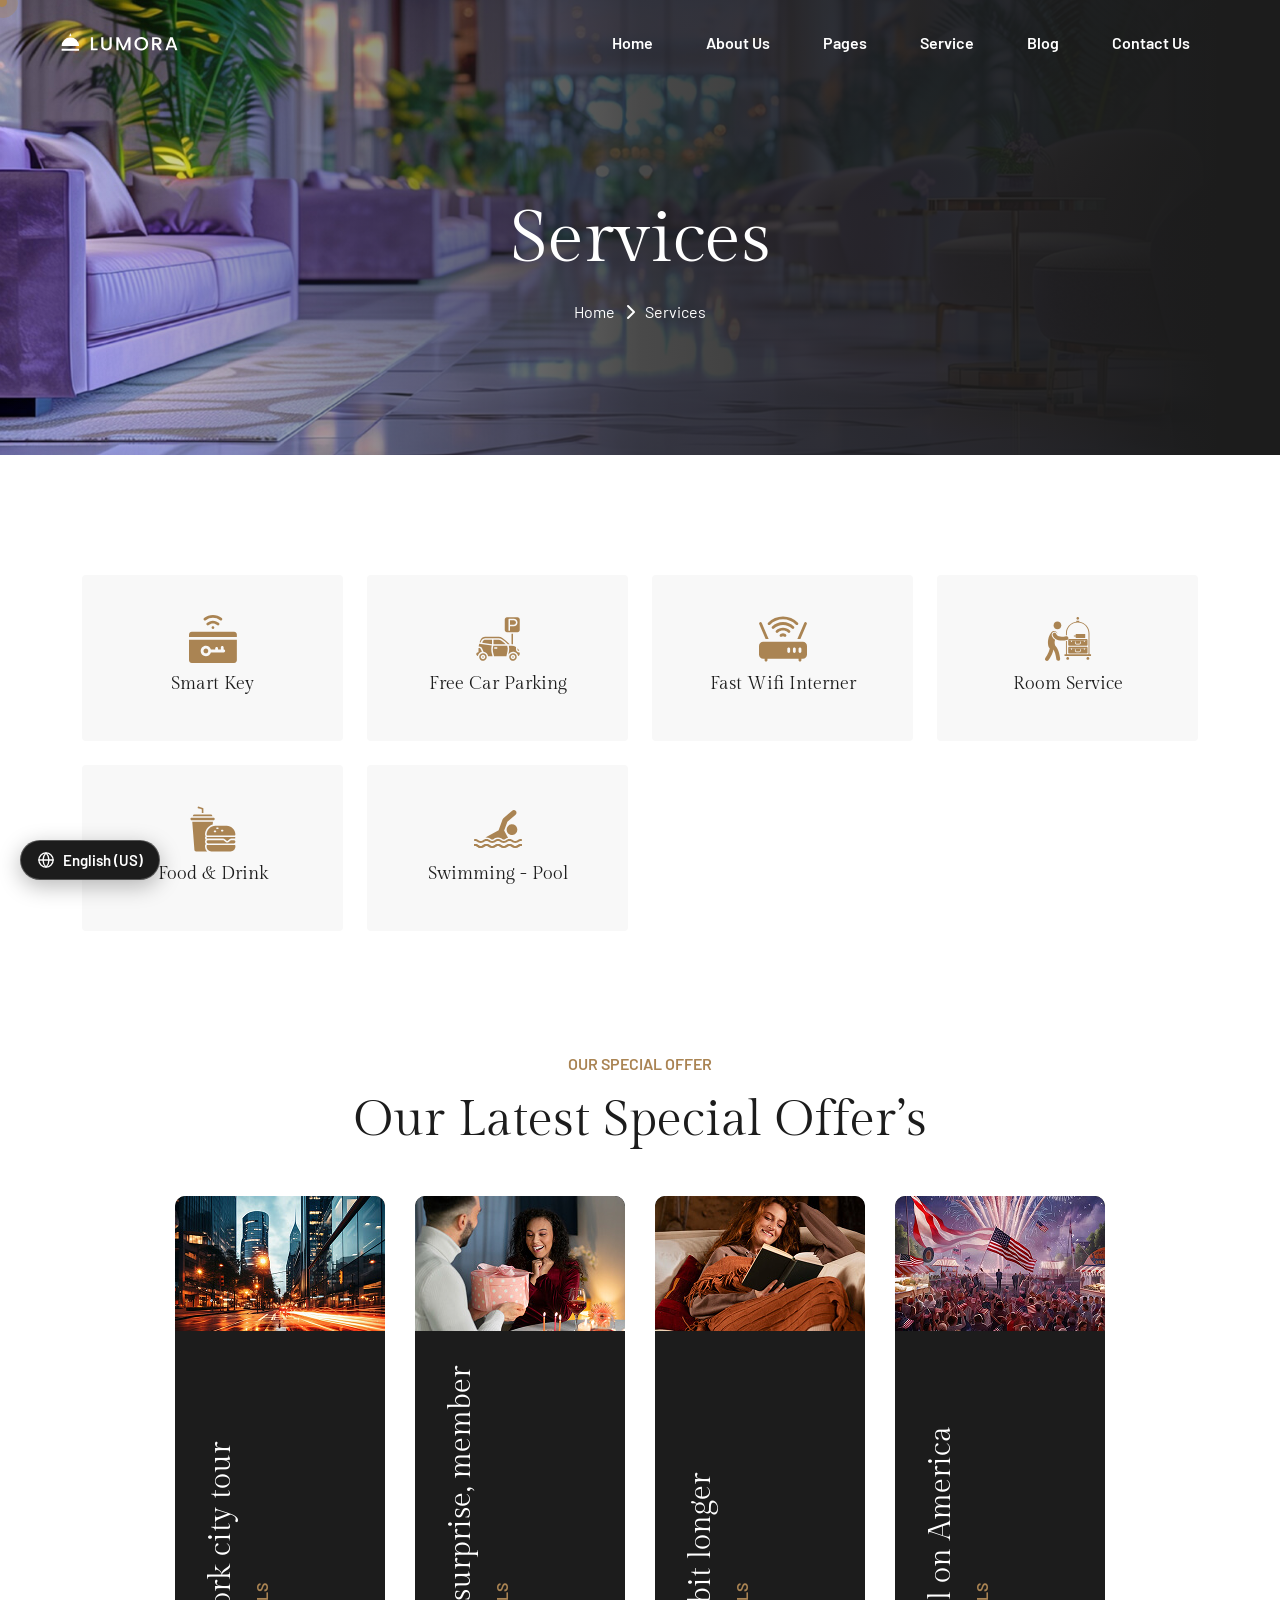
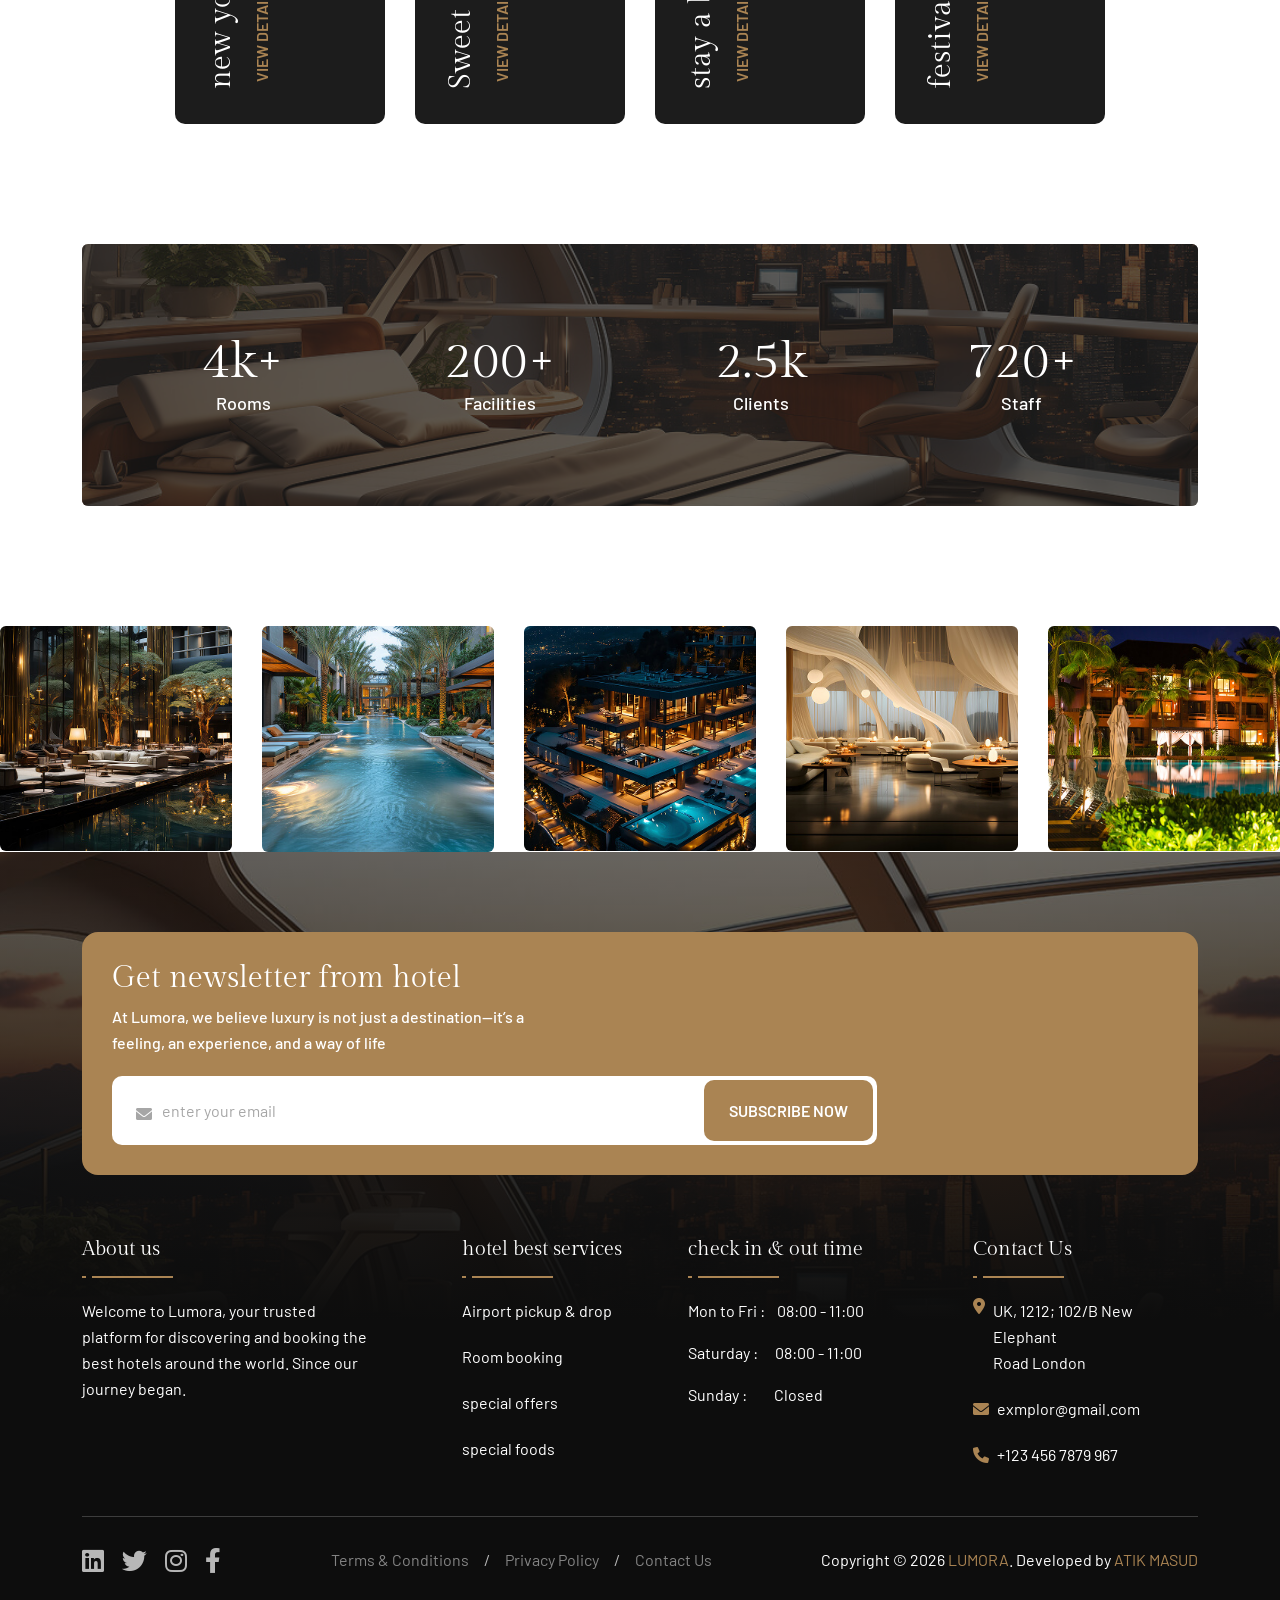
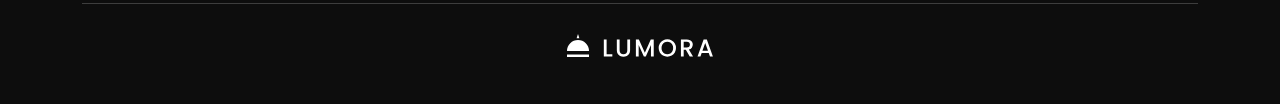
<file: service.html>
<!doctype html>
<html lang="en">
    <head>
        <meta charset="UTF-8" />
        <meta http-equiv="X-UA-Compatible" content="IE=edge" />
        <meta name="viewport" content="width=device-width, initial-scale=1" />
        <meta name="author" content="Atik Masud" />
        <meta name="description" content="Lumora - Hotel Booking" />
        <title>Lumora - Hotel Booking</title>
        <link rel="shortcut icon" href="assets/img/favicon.svg" />
        <link rel="stylesheet" href="assets/css/bootstrap.min.css" />
        <link rel="stylesheet" href="assets/css/all.min.css" />
        <link rel="stylesheet" href="assets/css/animate.css" />
        <link rel="stylesheet" href="assets/css/magnific-popup.css" />
        <link rel="stylesheet" href="assets/css/mousecursor.css" />
        <link rel="stylesheet" href="assets/css/meanmenu.css" />
        <link rel="stylesheet" href="assets/css/odometer.css" />
        <link rel="stylesheet" href="assets/css/swiper-bundle.min.css" />
        <link rel="stylesheet" href="assets/css/nice-select.css" />
        <link rel="stylesheet" href="assets/css/main.css" />
        <link rel="stylesheet" href="assets/css/i18n.css" />
    </head>
    <body>
        <div id="preloader">
            <div class="preloader-content">
                <img src="assets/img/logo/black-logo.svg" alt="Hotel Logo" class="preloader-logo" />
                <div class="spinner"></div>
                <p>Booking your experience...</p>
            </div>
        </div>
        <button id="back-top" class="back-to-top show">
            <i class="fa-regular fa-arrow-up"></i>
        </button>
        <div class="mouseCursor cursor-outer"></div>
        <div class="mouseCursor cursor-inner"></div>
        <div class="fix-area">
            <div class="offcanvas__info">
                <div class="offcanvas__wrapper">
                    <div class="offcanvas__content">
                        <div class="offcanvas__top mb-5 d-flex justify-content-between align-items-center">
                            <div class="offcanvas__logo">
                                <a href="index.html">
                                    <img src="assets/img/logo/black-logo.svg" alt="logo-img" />
                                </a>
                            </div>
                            <div class="offcanvas__close">
                                <button>
                                    <i class="fas fa-times"></i>
                                </button>
                            </div>
                        </div>
                        <p class="text d-none d-xl-block">
                            Nullam dignissim, ante scelerisque the is euismod fermentum odio sem semper the is erat, a
                            feugiat leo urna eget eros. Duis Aenean a imperdiet risus.
                        </p>
                        <div class="mobile-menu fix mb-3"></div>
                        <div class="offcanvas__contact d-xl-block">
                            <h4 class="d-xl-block">Contact Info</h4>
                            <ul class="d-xl-block">
                                <li class="d-flex align-items-center">
                                    <div class="offcanvas__contact-icon">
                                        <i class="fal fa-map-marker-alt"></i>
                                    </div>
                                    <div class="offcanvas__contact-text">
                                        <a target="_blank" href="#">Main Street, Melbourne, Australia</a>
                                    </div>
                                </li>
                                <li class="d-flex align-items-center">
                                    <div class="offcanvas__contact-icon mr-15">
                                        <i class="fal fa-envelope"></i>
                                    </div>
                                    <div class="offcanvas__contact-text">
                                        <a href="mailto:info@example.com"
                                            ><span class="mailto:info@example.com">info@example.com</span></a
                                        >
                                    </div>
                                </li>
                                <li class="d-flex align-items-center">
                                    <div class="offcanvas__contact-icon mr-15">
                                        <i class="fal fa-clock"></i>
                                    </div>
                                    <div class="offcanvas__contact-text">
                                        <a target="_blank" href="#">Mod-friday, 09am -05pm</a>
                                    </div>
                                </li>
                                <li class="d-flex align-items-center">
                                    <div class="offcanvas__contact-icon mr-15">
                                        <i class="far fa-phone"></i>
                                    </div>
                                    <div class="offcanvas__contact-text">
                                        <a href="tel:+11002345909">+11002345909</a>
                                    </div>
                                </li>
                            </ul>
                            <div class="social-icon d-flex align-items-center">
                                <a href="#"><i class="fab fa-facebook-f"></i></a>
                                <a href="#"><i class="fab fa-twitter"></i></a>
                                <a href="#"><i class="fab fa-youtube"></i></a>
                                <a href="#"><i class="fab fa-linkedin-in"></i></a>
                            </div>
                        </div>
                    </div>
                </div>
            </div>
        </div>
        <div class="offcanvas__overlay"></div>
        <div class="header-top-section-3 style-bg">
            <div class="container-fluid">
                <div class="header-top-wrapper-3 style-inner">
                    <div class="header-left">
                        <ul class="list">
                            <li>
                                <i class="fa-solid fa-phone"></i>
                                <a href="tel:+093783575222">+09 378 357 5222</a>
                            </li>
                            <li>/</li>
                            <li>
                                <i class="fa-solid fa-envelope"></i>
                                <a href="mailto:info@example.com">info@example.com</a>
                            </li>
                            <li>/</li>
                            <li>
                                <i class="fa-solid fa-location-dot"></i>
                                Elgin Street, 6391, Celina, Delaware
                            </li>
                        </ul>
                    </div>
                    <div class="social-icon">
                        <a href="#"><i class="fa-brands fa-linkedin"></i></a>
                        <a href="#"><i class="fa-brands fa-twitter"></i></a>
                        <a href="#"><i class="fa-brands fa-instagram"></i></a>
                        <a href="#"><i class="fa-brands fa-facebook-f"></i></a>
                    </div>
                </div>
            </div>
        </div>
        <header id="header-sticky" class="header-1 header-3">
            <div class="container-fluid">
                <div class="mega-menu-wrapper">
                    <div class="header-main">
                        <div class="header-left">
                            <div class="logo">
                                <a href="index.html" class="header-logo">
                                    <img src="assets/img/logo/white-logo.svg" alt="logo-img" />
                                </a>
                                <a href="index.html" class="header-logo-2">
                                    <img src="assets/img/logo/black-logo.svg" alt="logo-img" />
                                </a>
                            </div>
                        </div>
                        <div class="header-right style-3 d-flex justify-content-end align-items-center">
                            <div class="mean__menu-wrapper">
                                <div class="main-menu">
                                    <nav id="mobile-menu">
                                        <ul>
                                            <li><a href="index.html">Home</a></li>
                                            <li>
                                                <a href="about.html">About Us</a>
                                            </li>
                                            <li class="has-dropdown">
                                                <a href="news-details.html"> Pages </a>
                                                <ul class="submenu">
                                                    <li class="has-dropdown">
                                                        <a href="room-details.html">
                                                            Room
                                                            <i class="fas fa-angle-right"></i>
                                                        </a>
                                                        <ul class="submenu">
                                                            <li><a href="room.html"> Our Room</a></li>
                                                            <li><a href="room-details.html">Room Details</a></li>
                                                        </ul>
                                                    </li>
                                                    <li><a href="facilitie.html">Hotel Facilities</a></li>
                                                    <li class="has-dropdown">
                                                        <a href="team-details.html">
                                                            Team
                                                            <i class="fas fa-angle-right"></i>
                                                        </a>
                                                        <ul class="submenu">
                                                            <li><a href="team.html">Our Team</a></li>
                                                            <li><a href="team-details.html">Team Details</a></li>
                                                        </ul>
                                                    </li>
                                                    <li><a href="testimonial.html">Our Testimonial</a></li>
                                                    <li><a href="404.html">404 Page</a></li>
                                                </ul>
                                            </li>
                                            <li>
                                                <a href="service-details.html"> Service </a>
                                                <ul class="submenu">
                                                    <li><a href="service.html">Our Service</a></li>
                                                    <li>
                                                        <a href="service-details.html">Service Details</a>
                                                    </li>
                                                </ul>
                                            </li>
                                            <li>
                                                <a href="news-details.html"> Blog </a>
                                                <ul class="submenu">
                                                    <li><a href="news-grid.html">Blog Grid</a></li>
                                                    <li><a href="news.html">Blog Standard</a></li>
                                                    <li><a href="news-details.html">Blog Details</a></li>
                                                </ul>
                                            </li>
                                            <li>
                                                <a href="contact.html">Contact Us</a>
                                            </li>
                                        </ul>
                                    </nav>
                                </div>
                            </div>
                            <div class="header-button">
                                <a href="contact.html" class="theme-btn style-3"> BOOK NOW </a>
                            </div>
                            <div class="header__hamburger d-xl-none my-auto">
                                <div class="sidebar__toggle">
                                    <i class="fas fa-bars"></i>
                                </div>
                            </div>
                        </div>
                    </div>
                </div>
            </div>
        </header>
        <div class="breadcrumb-wrapper bg-cover" style="background-image: url(&quot;assets/img/breadcrumb.jpg&quot;)">
            <div class="container">
                <div class="page-heading">
                    <div class="breadcrumb-sub-title">
                        <h1 class="text-white wow fadeInUp" data-wow-delay=".3s">Services</h1>
                    </div>
                    <ul class="breadcrumb-items wow fadeInUp" data-wow-delay=".5s">
                        <li>
                            <a href="index.html"> Home </a>
                        </li>
                        <li>
                            <i class="fa-solid fa-chevron-right"></i>
                        </li>
                        <li>Services</li>
                    </ul>
                </div>
            </div>
        </div>
        <section class="service-section section-padding pb-0 fix">
            <div class="container">
                <div class="row g-4">
                    <div
                        class="col-xxl-2 col-xl-3 col-lg-3 col-md-4 col-sm-6 tp_fade_anim"
                        data-delay=".1"
                        data-fade-from="left"
                    >
                        <div class="service-box-items">
                            <div class="icon">
                                <img src="assets/img/home-1/icon/08.svg" alt="img" />
                            </div>
                            <h6>Smart Key</h6>
                        </div>
                    </div>
                    <div
                        class="col-xxl-2 col-xl-3 col-lg-3 col-md-4 col-sm-6 tp_fade_anim"
                        data-delay=".2"
                        data-fade-from="left"
                    >
                        <div class="service-box-items">
                            <div class="icon">
                                <img src="assets/img/home-1/icon/09.svg" alt="img" />
                            </div>
                            <h6>Free Car Parking</h6>
                        </div>
                    </div>
                    <div
                        class="col-xxl-2 col-xl-3 col-lg-3 col-md-4 col-sm-6 tp_fade_anim"
                        data-delay=".3"
                        data-fade-from="left"
                    >
                        <div class="service-box-items">
                            <div class="icon">
                                <img src="assets/img/home-1/icon/10.svg" alt="img" />
                            </div>
                            <h6>Fast Wifi Interner</h6>
                        </div>
                    </div>
                    <div
                        class="col-xxl-2 col-xl-3 col-lg-3 col-md-4 col-sm-6 tp_fade_anim"
                        data-delay=".4"
                        data-fade-from="left"
                    >
                        <div class="service-box-items">
                            <div class="icon">
                                <img src="assets/img/home-1/icon/11.svg" alt="img" />
                            </div>
                            <h6>Room Service</h6>
                        </div>
                    </div>
                    <div
                        class="col-xxl-2 col-xl-3 col-lg-3 col-md-4 col-sm-6 tp_fade_anim"
                        data-delay=".5"
                        data-fade-from="left"
                    >
                        <div class="service-box-items">
                            <div class="icon">
                                <img src="assets/img/home-1/icon/12.svg" alt="img" />
                            </div>
                            <h6>Food & Drink</h6>
                        </div>
                    </div>
                    <div
                        class="col-xxl-2 col-xl-3 col-lg-3 col-md-4 col-sm-6 tp_fade_anim"
                        data-delay=".6"
                        data-fade-from="left"
                    >
                        <div class="service-box-items">
                            <div class="icon">
                                <img src="assets/img/home-1/icon/13.svg" alt="img" />
                            </div>
                            <h6>Swimming - Pool</h6>
                        </div>
                    </div>
                </div>
            </div>
        </section>
        <div class="service-offer-section section-padding fix">
            <div class="container">
                <div class="section-title text-center">
                    <span class="sub-title wow fadeInUp">our special offer</span>
                    <h2 class="wow fadeInUp" data-wow-delay=".3s">Our Latest Special Offer’s</h2>
                </div>
                <div class="service-wrapper">
                    <div class="service-main-item">
                        <div class="service-item">
                            <div class="service-image">
                                <img src="assets/img/home-1/offer/radius-1.jpg" alt="img" />
                            </div>
                            <div class="service-content">
                                <h3>
                                    <a href="service-details.html">new york city tour</a>
                                </h3>
                                <a href="service-details.html" class="btn">view details</a>
                            </div>
                        </div>
                        <div class="service-card-item">
                            <div class="services-image">
                                <img src="assets/img/home-1/offer/01.jpg" alt="img" />
                                <div class="content">
                                    <h3>
                                        <a href="service-details.html">Celebrating freedom</a>
                                    </h3>
                                    <a href="service-details.html" class="views-btn">view details</a>
                                </div>
                            </div>
                        </div>
                    </div>
                    <div class="service-main-item">
                        <div class="service-item">
                            <div class="service-image">
                                <img src="assets/img/home-1/offer/radius-2.jpg" alt="img" />
                            </div>
                            <div class="service-content">
                                <h3>
                                    <a href="service-details.html">Sweet surprise, member</a>
                                </h3>
                                <a href="service-details.html" class="btn">view details</a>
                            </div>
                        </div>
                        <div class="service-card-item">
                            <div class="services-image">
                                <img src="assets/img/home-1/offer/01.jpg" alt="img" />
                                <div class="content">
                                    <h3>
                                        <a href="service-details.html">Celebrating freedom</a>
                                    </h3>
                                    <a href="service-details.html" class="views-btn">view details</a>
                                </div>
                            </div>
                        </div>
                    </div>
                    <div class="service-main-item active">
                        <div class="service-item">
                            <div class="service-image">
                                <img src="assets/img/home-1/offer/radius-1.jpg" alt="img" />
                            </div>
                            <div class="service-content">
                                <h3>
                                    <a href="service-details.html">stay a bit longer</a>
                                </h3>
                                <a href="service-details.html" class="btn">view details</a>
                            </div>
                        </div>
                        <div class="service-card-item">
                            <div class="services-image">
                                <img src="assets/img/home-1/offer/01.jpg" alt="img" />
                                <div class="content">
                                    <h3>
                                        <a href="service-details.html">Celebrating freedom</a>
                                    </h3>
                                    <a href="service-details.html" class="views-btn">view details</a>
                                </div>
                            </div>
                        </div>
                    </div>
                    <div class="service-main-item">
                        <div class="service-item">
                            <div class="service-image">
                                <img src="assets/img/home-1/offer/radius-3.jpg" alt="img" />
                            </div>
                            <div class="service-content">
                                <h3>
                                    <a href="service-details.html">stay a bit longer</a>
                                </h3>
                                <a href="service-details.html" class="btn">view details</a>
                            </div>
                        </div>
                        <div class="service-card-item">
                            <div class="services-image">
                                <img src="assets/img/home-1/offer/01.jpg" alt="img" />
                                <div class="content">
                                    <h3>
                                        <a href="service-details.html">Celebrating freedom</a>
                                    </h3>
                                    <a href="service-details.html" class="views-btn">view details</a>
                                </div>
                            </div>
                        </div>
                    </div>
                    <div class="service-main-item">
                        <div class="service-item">
                            <div class="service-image">
                                <img src="assets/img/home-1/offer/radius-4.jpg" alt="img" />
                            </div>
                            <div class="service-content">
                                <h3>
                                    <a href="service-details.html">festival on America</a>
                                </h3>
                                <a href="service-details.html" class="btn">view details</a>
                            </div>
                        </div>
                        <div class="service-card-item">
                            <div class="services-image">
                                <img src="assets/img/home-1/offer/01.jpg" alt="img" />
                                <div class="content">
                                    <h3>
                                        <a href="service-details.html">Celebrating freedom</a>
                                    </h3>
                                    <a href="service-details.html" class="views-btn">view details</a>
                                </div>
                            </div>
                        </div>
                    </div>
                </div>
            </div>
        </div>
        <section class="service-bg-section section-padding fix pt-0">
            <div class="container">
                <div class="bg-image-2 bg-cover" style="background-image: url(assets/img/home-2/feature/02.jpg)">
                    <div class="counter-wrapper">
                        <div class="counter-content">
                            <h2><span class="odometer" data-count="4">00</span>k+</h2>
                            <p>Rooms</p>
                        </div>
                        <div class="counter-content">
                            <h2><span class="odometer" data-count="200">00</span>+</h2>
                            <p>Facilities</p>
                        </div>
                        <div class="counter-content">
                            <h2><span class="odometer" data-count="2.5">00</span>k</h2>
                            <p>Clients</p>
                        </div>
                        <div class="counter-content">
                            <h2><span class="odometer" data-count="720">00</span>+</h2>
                            <p>Staff</p>
                        </div>
                    </div>
                </div>
            </div>
        </section>
        <div class="instagram-section-2 fix">
            <div class="swiper instagram-banner-slider">
                <div class="swiper-wrapper">
                    <div class="swiper-slide">
                        <div class="instagram-banner-items">
                            <div class="banner-image">
                                <img src="assets/img/home-1/instagram/01.jpg" alt="insta-img" />
                                <a href="index.html" class="icon">
                                    <i class="fa-brands fa-instagram"></i>
                                </a>
                            </div>
                        </div>
                    </div>
                    <div class="swiper-slide">
                        <div class="instagram-banner-items">
                            <div class="banner-image">
                                <img src="assets/img/home-1/instagram/02.jpg" alt="insta-img" />
                                <a href="index.html" class="icon">
                                    <i class="fa-brands fa-instagram"></i>
                                </a>
                            </div>
                        </div>
                    </div>
                    <div class="swiper-slide">
                        <div class="instagram-banner-items">
                            <div class="banner-image">
                                <img src="assets/img/home-1/instagram/03.jpg" alt="insta-img" />
                                <a href="index.html" class="icon">
                                    <i class="fa-brands fa-instagram"></i>
                                </a>
                            </div>
                        </div>
                    </div>
                    <div class="swiper-slide">
                        <div class="instagram-banner-items">
                            <div class="banner-image">
                                <img src="assets/img/home-1/instagram/04.jpg" alt="insta-img" />
                                <a href="index.html" class="icon">
                                    <i class="fa-brands fa-instagram"></i>
                                </a>
                            </div>
                        </div>
                    </div>
                    <div class="swiper-slide">
                        <div class="instagram-banner-items">
                            <div class="banner-image">
                                <img src="assets/img/home-1/instagram/05.jpg" alt="insta-img" />
                                <a href="index.html" class="icon">
                                    <i class="fa-brands fa-instagram"></i>
                                </a>
                            </div>
                        </div>
                    </div>
                    <div class="swiper-slide">
                        <div class="instagram-banner-items">
                            <div class="banner-image">
                                <img src="assets/img/home-1/instagram/06.jpg" alt="insta-img" />
                                <a href="index.html" class="icon">
                                    <i class="fa-brands fa-instagram"></i>
                                </a>
                            </div>
                        </div>
                    </div>
                </div>
            </div>
        </div>
        <footer class="footer-section fix bg-cover" style="background-image: url(assets/img/home-1/footer.jpg)">
            <div class="container">
                <div class="footer-newsletter">
                    <div class="newsletter-content">
                        <h3>Get newsletter from hotel</h3>
                        <p>
                            At Lumora, we believe luxury is not just a destination—it’s a feeling, an experience, and a
                            way of life
                        </p>
                    </div>
                    <form action="#">
                        <div class="form-clt">
                            <i class="fa-solid fa-envelope"></i>
                            <input type="text" name="email" id="email" placeholder="enter your email" />
                            <button type="submit" class="theme-btn">subscribe now</button>
                        </div>
                    </form>
                </div>
                <div class="footer-widget-wrapper">
                    <div class="row">
                        <div class="col-xl-4 col-md-6 col-lg-3 wow fadeInUp" data-wow-delay=".2s">
                            <div class="single-footer-widget">
                                <div class="widget-title">
                                    <h5>About us</h5>
                                </div>
                                <div class="footer-content">
                                    <p>
                                        Welcome to Lumora, your trusted platform for discovering and booking the best
                                        hotels around the world. Since our journey began.
                                    </p>
                                </div>
                            </div>
                        </div>
                        <div class="col-xl-2 col-md-6 col-lg-3 wow fadeInUp" data-wow-delay=".4s">
                            <div class="single-footer-widget">
                                <div class="widget-title">
                                    <h5>hotel best services</h5>
                                </div>
                                <ul class="list">
                                    <li>
                                        <a href="service-details.html">Airport pickup & drop</a>
                                    </li>
                                    <li>
                                        <a href="service-details.html">Room booking</a>
                                    </li>
                                    <li>
                                        <a href="service-details.html">special offers</a>
                                    </li>
                                    <li>
                                        <a href="service-details.html">special foods</a>
                                    </li>
                                </ul>
                            </div>
                        </div>
                        <div class="col-xl-3 ps-lg-5 col-md-6 col-lg-3 wow fadeInUp" data-wow-delay=".6s">
                            <div class="single-footer-widget">
                                <div class="widget-title">
                                    <h5>check in & out time</h5>
                                </div>
                                <ul class="date-list">
                                    <li>Mon to Fri : <span class="style-1">08:00 - 11:00</span></li>
                                    <li>Saturday : <span>08:00 - 11:00</span></li>
                                    <li>Sunday : <span class="style-3">Closed</span></li>
                                </ul>
                            </div>
                        </div>
                        <div class="col-xl-3 ps-lg-5 col-md-6 col-lg-3 wow fadeInUp" data-wow-delay=".8s">
                            <div class="single-footer-widget">
                                <div class="widget-title">
                                    <h5>Contact Us</h5>
                                </div>
                                <ul class="contact-item">
                                    <li>
                                        <i class="fa-solid fa-location-dot"></i>
                                        UK, 1212; 102/B New Elephant <br />
                                        Road London
                                    </li>
                                    <li class="style-2">
                                        <i class="fa-solid fa-envelope"></i>
                                        <a href="mailto:exmplor@gmail.com">exmplor@gmail.com</a>
                                    </li>
                                    <li class="style-2">
                                        <i class="fa-solid fa-phone"></i>
                                        <a href="tel:+1234567879967">+123 456 7879 967</a>
                                    </li>
                                </ul>
                            </div>
                        </div>
                    </div>
                </div>
                <div class="footer-bottom">
                    <div class="footer-wrapper">
                        <div class="social-icon wow fadeInLeft" data-wow-delay=".3s">
                            <a href="#"><i class="fa-brands fa-linkedin"></i></a>
                            <a href="#"><i class="fa-brands fa-twitter"></i></a>
                            <a href="#"><i class="fa-brands fa-instagram"></i></a>
                            <a href="#"><i class="fa-brands fa-facebook-f"></i></a>
                        </div>
                        <ul class="footer-list wow fadeInUp" data-wow-delay=".5s">
                            <li>
                                <a href="contact.html">Terms & Conditions</a>
                            </li>
                            <li>/</li>
                            <li>
                                <a href="contact.html">Privacy Policy</a>
                            </li>
                            <li>/</li>
                            <li>
                                <a href="contact.html">Contact Us</a>
                            </li>
                        </ul>
                        <p class="wow fadeInRight" data-wow-delay=".7s">
                            Copyright © 2026 <span>Lumora</span>. Developed by <span>Atik Masud</span>
                        </p>
                    </div>
                    <a href="index.html" class="footer-logo wow fadeInUp" data-wow-delay=".3s">
                        <img src="assets/img/logo/white-logo.svg" alt="img" />
                    </a>
                </div>
            </div>
        </footer>
        <script src="assets/js/jquery-3.7.1.min.js"></script>
        <script src="assets/js/bootstrap.bundle.min.js"></script>
        <script src="assets/js/jquery.nice-select.min.js"></script>
        <script src="assets/js/swiper-bundle.min.js"></script>
        <script src="assets/js/jquery.meanmenu.min.js"></script>
        <script src="assets/js/jquery.magnific-popup.min.js"></script>
        <script src="assets/js/wow.min.js"></script>
        <script src="assets/js/main.js"></script>
        <script src="assets/js/i18n-data.js"></script>
        <script src="assets/js/i18n.js"></script>
    </body>
</html>
</file>
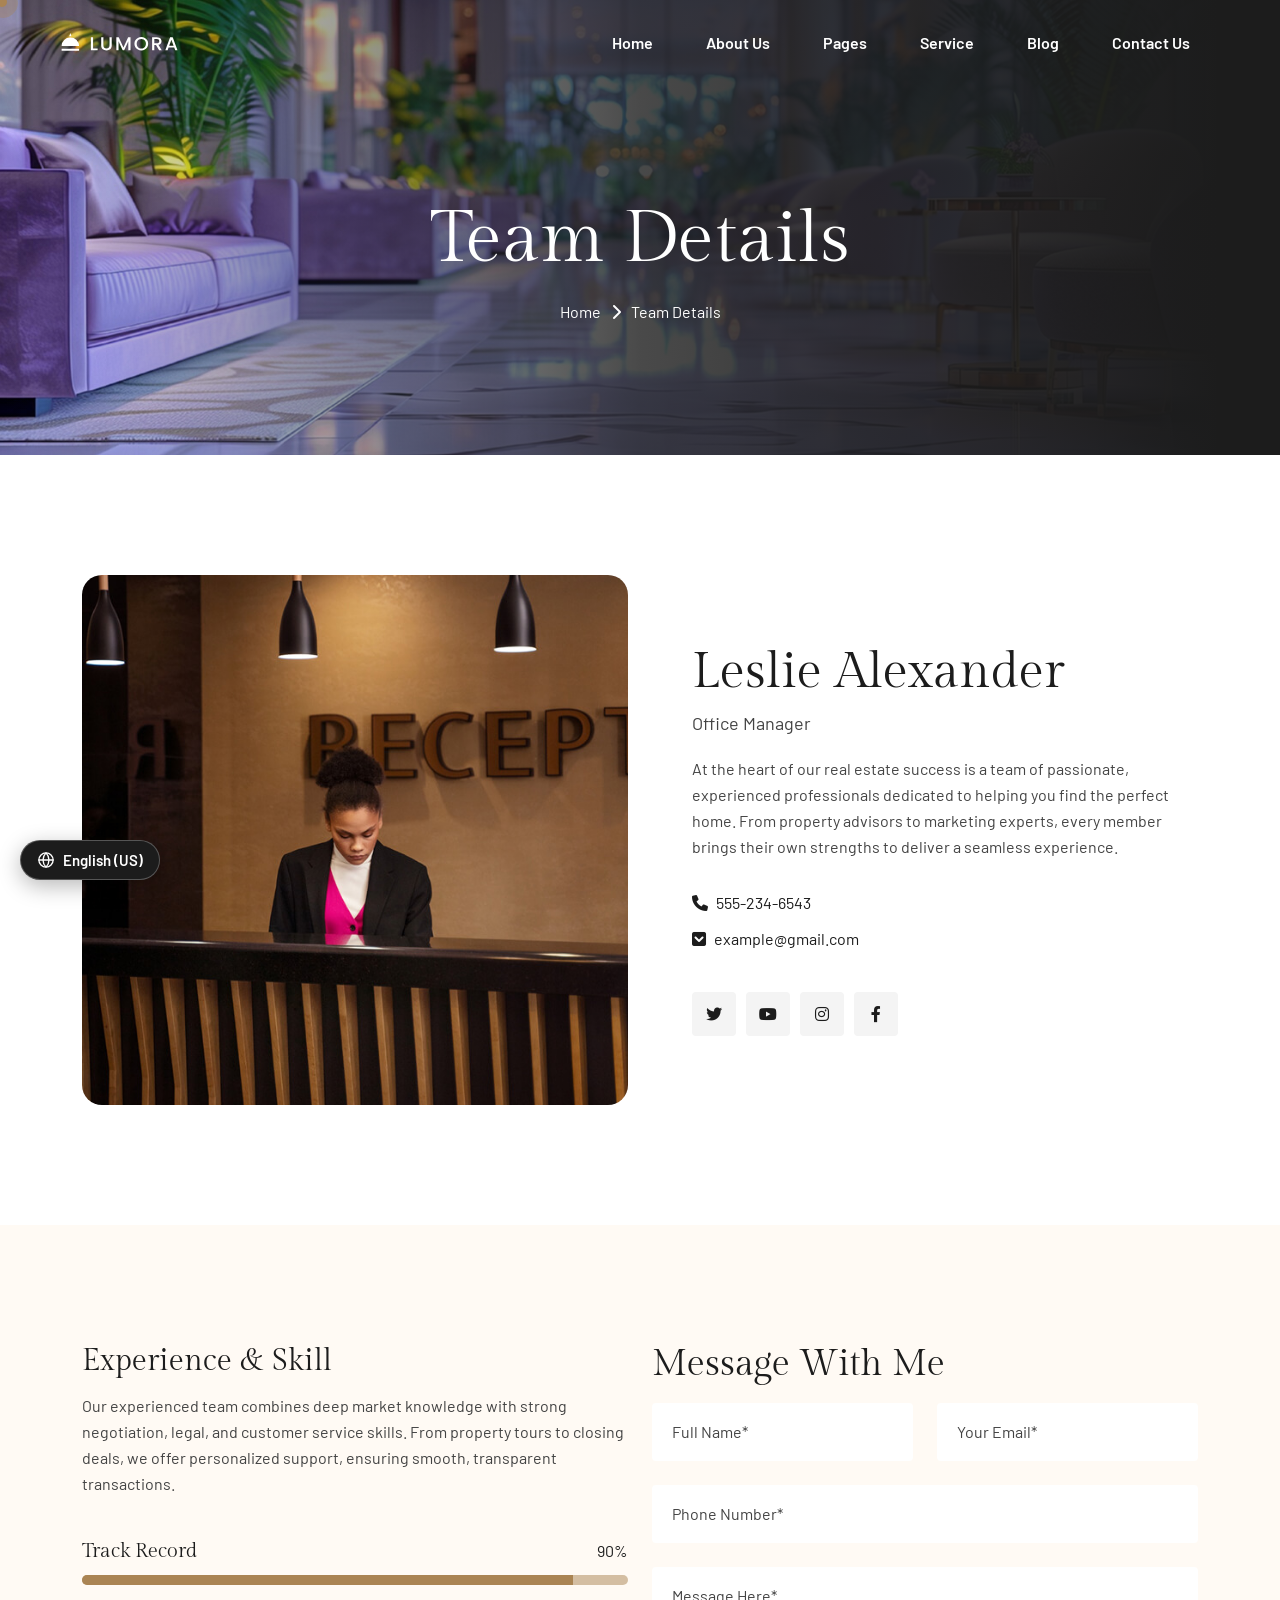
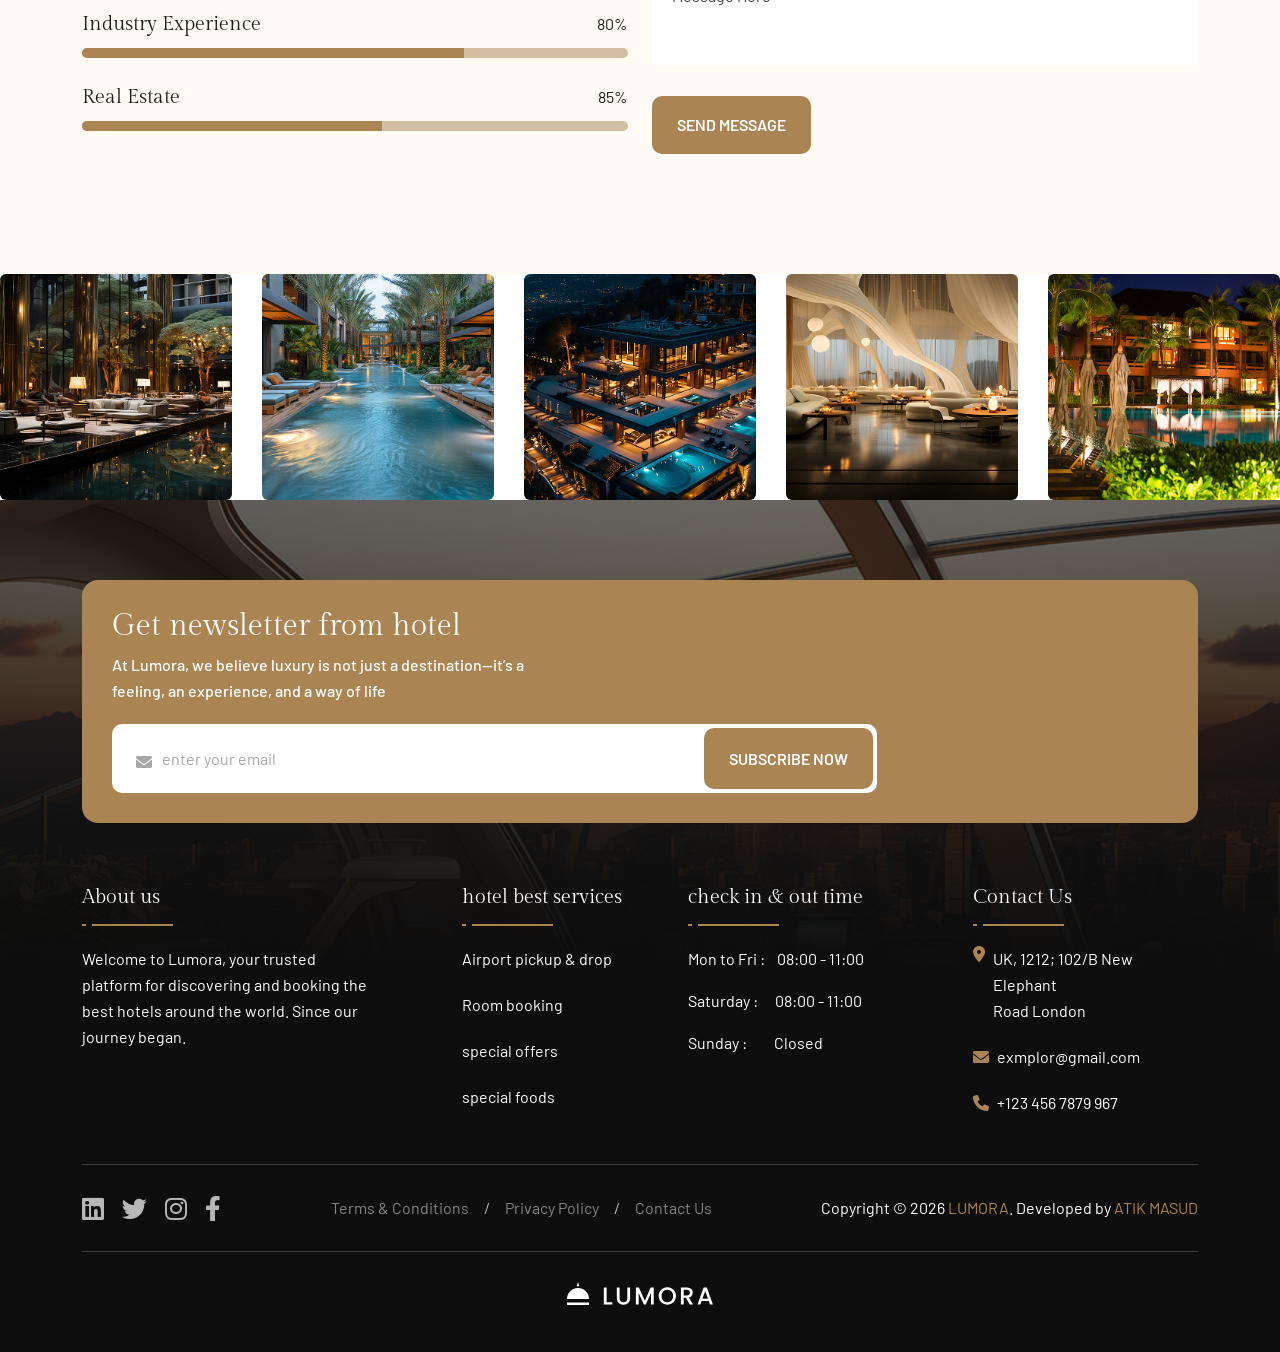
<file: team-details.html>
<!doctype html>
<html lang="en">
    <head>
        <meta charset="UTF-8" />
        <meta http-equiv="X-UA-Compatible" content="IE=edge" />
        <meta name="viewport" content="width=device-width, initial-scale=1" />
        <meta name="author" content="Atik Masud" />
        <meta name="description" content="Lumora - Hotel Booking" />
        <title>Lumora - Hotel Booking</title>
        <link rel="shortcut icon" href="assets/img/favicon.svg" />
        <link rel="stylesheet" href="assets/css/bootstrap.min.css" />
        <link rel="stylesheet" href="assets/css/all.min.css" />
        <link rel="stylesheet" href="assets/css/animate.css" />
        <link rel="stylesheet" href="assets/css/magnific-popup.css" />
        <link rel="stylesheet" href="assets/css/mousecursor.css" />
        <link rel="stylesheet" href="assets/css/meanmenu.css" />
        <link rel="stylesheet" href="assets/css/odometer.css" />
        <link rel="stylesheet" href="assets/css/swiper-bundle.min.css" />
        <link rel="stylesheet" href="assets/css/nice-select.css" />
        <link rel="stylesheet" href="assets/css/main.css" />
        <link rel="stylesheet" href="assets/css/i18n.css" />
    </head>
    <body>
        <div id="preloader">
            <div class="preloader-content">
                <img src="assets/img/logo/black-logo.svg" alt="Hotel Logo" class="preloader-logo" />
                <div class="spinner"></div>
                <p>Booking your experience...</p>
            </div>
        </div>
        <button id="back-top" class="back-to-top show">
            <i class="fa-regular fa-arrow-up"></i>
        </button>
        <div class="mouseCursor cursor-outer"></div>
        <div class="mouseCursor cursor-inner"></div>
        <div class="fix-area">
            <div class="offcanvas__info">
                <div class="offcanvas__wrapper">
                    <div class="offcanvas__content">
                        <div class="offcanvas__top mb-5 d-flex justify-content-between align-items-center">
                            <div class="offcanvas__logo">
                                <a href="index.html">
                                    <img src="assets/img/logo/black-logo.svg" alt="logo-img" />
                                </a>
                            </div>
                            <div class="offcanvas__close">
                                <button>
                                    <i class="fas fa-times"></i>
                                </button>
                            </div>
                        </div>
                        <p class="text d-none d-xl-block">
                            Nullam dignissim, ante scelerisque the is euismod fermentum odio sem semper the is erat, a
                            feugiat leo urna eget eros. Duis Aenean a imperdiet risus.
                        </p>
                        <div class="mobile-menu fix mb-3"></div>
                        <div class="offcanvas__contact d-xl-block">
                            <h4 class="d-xl-block">Contact Info</h4>
                            <ul class="d-xl-block">
                                <li class="d-flex align-items-center">
                                    <div class="offcanvas__contact-icon">
                                        <i class="fal fa-map-marker-alt"></i>
                                    </div>
                                    <div class="offcanvas__contact-text">
                                        <a target="_blank" href="#">Main Street, Melbourne, Australia</a>
                                    </div>
                                </li>
                                <li class="d-flex align-items-center">
                                    <div class="offcanvas__contact-icon mr-15">
                                        <i class="fal fa-envelope"></i>
                                    </div>
                                    <div class="offcanvas__contact-text">
                                        <a href="mailto:info@example.com"
                                            ><span class="mailto:info@example.com">info@example.com</span></a
                                        >
                                    </div>
                                </li>
                                <li class="d-flex align-items-center">
                                    <div class="offcanvas__contact-icon mr-15">
                                        <i class="fal fa-clock"></i>
                                    </div>
                                    <div class="offcanvas__contact-text">
                                        <a target="_blank" href="#">Mod-friday, 09am -05pm</a>
                                    </div>
                                </li>
                                <li class="d-flex align-items-center">
                                    <div class="offcanvas__contact-icon mr-15">
                                        <i class="far fa-phone"></i>
                                    </div>
                                    <div class="offcanvas__contact-text">
                                        <a href="tel:+11002345909">+11002345909</a>
                                    </div>
                                </li>
                            </ul>
                            <div class="social-icon d-flex align-items-center">
                                <a href="#"><i class="fab fa-facebook-f"></i></a>
                                <a href="#"><i class="fab fa-twitter"></i></a>
                                <a href="#"><i class="fab fa-youtube"></i></a>
                                <a href="#"><i class="fab fa-linkedin-in"></i></a>
                            </div>
                        </div>
                    </div>
                </div>
            </div>
        </div>
        <div class="offcanvas__overlay"></div>
        <div class="header-top-section-3 style-bg">
            <div class="container-fluid">
                <div class="header-top-wrapper-3 style-inner">
                    <div class="header-left">
                        <ul class="list">
                            <li>
                                <i class="fa-solid fa-phone"></i>
                                <a href="tel:+093783575222">+09 378 357 5222</a>
                            </li>
                            <li>/</li>
                            <li>
                                <i class="fa-solid fa-envelope"></i>
                                <a href="mailto:info@example.com">info@example.com</a>
                            </li>
                            <li>/</li>
                            <li>
                                <i class="fa-solid fa-location-dot"></i>
                                Elgin Street, 6391, Celina, Delaware
                            </li>
                        </ul>
                    </div>
                    <div class="social-icon">
                        <a href="#"><i class="fa-brands fa-linkedin"></i></a>
                        <a href="#"><i class="fa-brands fa-twitter"></i></a>
                        <a href="#"><i class="fa-brands fa-instagram"></i></a>
                        <a href="#"><i class="fa-brands fa-facebook-f"></i></a>
                    </div>
                </div>
            </div>
        </div>
        <header id="header-sticky" class="header-1 header-3">
            <div class="container-fluid">
                <div class="mega-menu-wrapper">
                    <div class="header-main">
                        <div class="header-left">
                            <div class="logo">
                                <a href="index.html" class="header-logo">
                                    <img src="assets/img/logo/white-logo.svg" alt="logo-img" />
                                </a>
                                <a href="index.html" class="header-logo-2">
                                    <img src="assets/img/logo/black-logo.svg" alt="logo-img" />
                                </a>
                            </div>
                        </div>
                        <div class="header-right style-3 d-flex justify-content-end align-items-center">
                            <div class="mean__menu-wrapper">
                                <div class="main-menu">
                                    <nav id="mobile-menu">
                                        <ul>
                                            <li><a href="index.html">Home</a></li>
                                            <li>
                                                <a href="about.html">About Us</a>
                                            </li>
                                            <li class="has-dropdown">
                                                <a href="news-details.html"> Pages </a>
                                                <ul class="submenu">
                                                    <li class="has-dropdown">
                                                        <a href="room-details.html">
                                                            Room
                                                            <i class="fas fa-angle-right"></i>
                                                        </a>
                                                        <ul class="submenu">
                                                            <li><a href="room.html"> Our Room</a></li>
                                                            <li><a href="room-details.html">Room Details</a></li>
                                                        </ul>
                                                    </li>
                                                    <li><a href="facilitie.html">Hotel Facilities</a></li>
                                                    <li class="has-dropdown">
                                                        <a href="team-details.html">
                                                            Team
                                                            <i class="fas fa-angle-right"></i>
                                                        </a>
                                                        <ul class="submenu">
                                                            <li><a href="team.html">Our Team</a></li>
                                                            <li><a href="team-details.html">Team Details</a></li>
                                                        </ul>
                                                    </li>
                                                    <li><a href="testimonial.html">Our Testimonial</a></li>
                                                    <li><a href="404.html">404 Page</a></li>
                                                </ul>
                                            </li>
                                            <li>
                                                <a href="service-details.html"> Service </a>
                                                <ul class="submenu">
                                                    <li><a href="service.html">Our Service</a></li>
                                                    <li>
                                                        <a href="service-details.html">Service Details</a>
                                                    </li>
                                                </ul>
                                            </li>
                                            <li>
                                                <a href="news-details.html"> Blog </a>
                                                <ul class="submenu">
                                                    <li><a href="news-grid.html">Blog Grid</a></li>
                                                    <li><a href="news.html">Blog Standard</a></li>
                                                    <li><a href="news-details.html">Blog Details</a></li>
                                                </ul>
                                            </li>
                                            <li>
                                                <a href="contact.html">Contact Us</a>
                                            </li>
                                        </ul>
                                    </nav>
                                </div>
                            </div>
                            <div class="header-button">
                                <a href="contact.html" class="theme-btn style-3"> BOOK NOW </a>
                            </div>
                            <div class="header__hamburger d-xl-none my-auto">
                                <div class="sidebar__toggle">
                                    <i class="fas fa-bars"></i>
                                </div>
                            </div>
                        </div>
                    </div>
                </div>
            </div>
        </header>
        <div class="breadcrumb-wrapper bg-cover" style="background-image: url(&quot;assets/img/breadcrumb.jpg&quot;)">
            <div class="container">
                <div class="page-heading">
                    <div class="breadcrumb-sub-title">
                        <h1 class="text-white wow fadeInUp" data-wow-delay=".3s">Team Details</h1>
                    </div>
                    <ul class="breadcrumb-items wow fadeInUp" data-wow-delay=".5s">
                        <li>
                            <a href="index.html"> Home </a>
                        </li>
                        <li>
                            <i class="fa-solid fa-chevron-right"></i>
                        </li>
                        <li>Team Details</li>
                    </ul>
                </div>
            </div>
        </div>
        <section class="team-details-section section-padding fix">
            <div class="container">
                <div class="team-details-wrapper">
                    <div class="row g-4 align-items-center">
                        <div class="col-lg-6">
                            <div class="thumb">
                                <img src="assets/img/home-2/team/details.jpg" alt="img" />
                            </div>
                        </div>
                        <div class="col-lg-6">
                            <div class="details-content">
                                <h2>Leslie Alexander</h2>
                                <span>Office Manager</span>
                                <p>
                                    At the heart of our real estate success is a team of passionate, experienced
                                    professionals dedicated to helping you find the perfect home. From property advisors
                                    to marketing experts, every member brings their own strengths to deliver a seamless
                                    experience.
                                </p>
                                <ul class="list">
                                    <li>
                                        <i class="fa-solid fa-phone"></i>
                                        <a href="tel:555-234-6543">555-234-6543</a>
                                    </li>
                                    <li>
                                        <i class="fa-solid fa-square-chevron-down"></i>
                                        <a href="mailto:example@gmail.com">example@gmail.com</a>
                                    </li>
                                </ul>
                                <div class="social-icon">
                                    <a href="#"><i class="fab fa-twitter"></i></a>
                                    <a href="#"><i class="fa-brands fa-youtube"></i></a>
                                    <a href="#"><i class="fa-brands fa-instagram"></i></a>
                                    <a href="#"><i class="fab fa-facebook-f"></i></a>
                                </div>
                            </div>
                        </div>
                    </div>
                </div>
            </div>
        </section>
        <section class="team-experience-section section-padding fix section-bg">
            <div class="container">
                <div class="team-experience-wrapper">
                    <div class="row g-4">
                        <div class="col-lg-6">
                            <div class="team-experience-content">
                                <div class="list-item">
                                    <h3>Experience & Skill</h3>
                                    <p class="mt-3">
                                        Our experienced team combines deep market knowledge with strong negotiation,
                                        legal, and customer service skills. From property tours to closing deals, we
                                        offer personalized support, ensuring smooth, transparent transactions.
                                    </p>
                                </div>
                                <div class="progress-area">
                                    <div class="progress-wrap">
                                        <div class="pro-items">
                                            <div class="pro-head">
                                                <h5 class="title">Track Record</h5>
                                                <span class="point"> 90% </span>
                                            </div>
                                            <div class="progress">
                                                <div class="progress-value"></div>
                                            </div>
                                        </div>
                                        <div class="pro-items">
                                            <div class="pro-head">
                                                <h5 class="title">Industry Experience</h5>
                                                <span class="point"> 80% </span>
                                            </div>
                                            <div class="progress">
                                                <div class="progress-value style-two"></div>
                                            </div>
                                        </div>
                                        <div class="pro-items">
                                            <div class="pro-head">
                                                <h5 class="title">Real Estate</h5>
                                                <span class="point"> 85% </span>
                                            </div>
                                            <div class="progress">
                                                <div class="progress-value style-three"></div>
                                            </div>
                                        </div>
                                    </div>
                                </div>
                            </div>
                        </div>
                        <div class="col-lg-6">
                            <div class="contact-form-items">
                                <h3>Message With Me</h3>
                                <form action="#" id="contact-form" method="POST">
                                    <div class="row g-4">
                                        <div class="col-lg-6">
                                            <div class="form-clt">
                                                <input type="text" name="name" id="name" placeholder="Full Name*" />
                                            </div>
                                        </div>
                                        <div class="col-lg-6">
                                            <div class="form-clt">
                                                <input type="text" name="email" id="email2" placeholder="Your Email*" />
                                            </div>
                                        </div>
                                        <div class="col-lg-12">
                                            <div class="form-clt">
                                                <input
                                                    type="text"
                                                    name="phone"
                                                    id="phone"
                                                    placeholder="Phone Number*"
                                                />
                                            </div>
                                        </div>
                                        <div class="col-lg-12">
                                            <div class="form-clt">
                                                <textarea
                                                    name="message"
                                                    id="message"
                                                    placeholder="Message Here*"
                                                ></textarea>
                                            </div>
                                        </div>
                                        <div class="col-lg-12">
                                            <div class="contact-btn">
                                                <button type="submit" class="theme-btn">SEND MESSAGE</button>
                                            </div>
                                        </div>
                                    </div>
                                </form>
                            </div>
                        </div>
                    </div>
                </div>
            </div>
        </section>
        <div class="instagram-section-2 fix">
            <div class="swiper instagram-banner-slider">
                <div class="swiper-wrapper">
                    <div class="swiper-slide">
                        <div class="instagram-banner-items">
                            <div class="banner-image">
                                <img src="assets/img/home-1/instagram/01.jpg" alt="insta-img" />
                                <a href="index.html" class="icon">
                                    <i class="fa-brands fa-instagram"></i>
                                </a>
                            </div>
                        </div>
                    </div>
                    <div class="swiper-slide">
                        <div class="instagram-banner-items">
                            <div class="banner-image">
                                <img src="assets/img/home-1/instagram/02.jpg" alt="insta-img" />
                                <a href="index.html" class="icon">
                                    <i class="fa-brands fa-instagram"></i>
                                </a>
                            </div>
                        </div>
                    </div>
                    <div class="swiper-slide">
                        <div class="instagram-banner-items">
                            <div class="banner-image">
                                <img src="assets/img/home-1/instagram/03.jpg" alt="insta-img" />
                                <a href="index.html" class="icon">
                                    <i class="fa-brands fa-instagram"></i>
                                </a>
                            </div>
                        </div>
                    </div>
                    <div class="swiper-slide">
                        <div class="instagram-banner-items">
                            <div class="banner-image">
                                <img src="assets/img/home-1/instagram/04.jpg" alt="insta-img" />
                                <a href="index.html" class="icon">
                                    <i class="fa-brands fa-instagram"></i>
                                </a>
                            </div>
                        </div>
                    </div>
                    <div class="swiper-slide">
                        <div class="instagram-banner-items">
                            <div class="banner-image">
                                <img src="assets/img/home-1/instagram/05.jpg" alt="insta-img" />
                                <a href="index.html" class="icon">
                                    <i class="fa-brands fa-instagram"></i>
                                </a>
                            </div>
                        </div>
                    </div>
                    <div class="swiper-slide">
                        <div class="instagram-banner-items">
                            <div class="banner-image">
                                <img src="assets/img/home-1/instagram/06.jpg" alt="insta-img" />
                                <a href="index.html" class="icon">
                                    <i class="fa-brands fa-instagram"></i>
                                </a>
                            </div>
                        </div>
                    </div>
                </div>
            </div>
        </div>
        <footer class="footer-section fix bg-cover" style="background-image: url(assets/img/home-1/footer.jpg)">
            <div class="container">
                <div class="footer-newsletter">
                    <div class="newsletter-content">
                        <h3>Get newsletter from hotel</h3>
                        <p>
                            At Lumora, we believe luxury is not just a destination—it’s a feeling, an experience, and a
                            way of life
                        </p>
                    </div>
                    <form action="#">
                        <div class="form-clt">
                            <i class="fa-solid fa-envelope"></i>
                            <input type="text" name="email" id="email" placeholder="enter your email" />
                            <button type="submit" class="theme-btn">subscribe now</button>
                        </div>
                    </form>
                </div>
                <div class="footer-widget-wrapper">
                    <div class="row">
                        <div class="col-xl-4 col-md-6 col-lg-3 wow fadeInUp" data-wow-delay=".2s">
                            <div class="single-footer-widget">
                                <div class="widget-title">
                                    <h5>About us</h5>
                                </div>
                                <div class="footer-content">
                                    <p>
                                        Welcome to Lumora, your trusted platform for discovering and booking the best
                                        hotels around the world. Since our journey began.
                                    </p>
                                </div>
                            </div>
                        </div>
                        <div class="col-xl-2 col-md-6 col-lg-3 wow fadeInUp" data-wow-delay=".4s">
                            <div class="single-footer-widget">
                                <div class="widget-title">
                                    <h5>hotel best services</h5>
                                </div>
                                <ul class="list">
                                    <li>
                                        <a href="service-details.html">Airport pickup & drop</a>
                                    </li>
                                    <li>
                                        <a href="service-details.html">Room booking</a>
                                    </li>
                                    <li>
                                        <a href="service-details.html">special offers</a>
                                    </li>
                                    <li>
                                        <a href="service-details.html">special foods</a>
                                    </li>
                                </ul>
                            </div>
                        </div>
                        <div class="col-xl-3 ps-lg-5 col-md-6 col-lg-3 wow fadeInUp" data-wow-delay=".6s">
                            <div class="single-footer-widget">
                                <div class="widget-title">
                                    <h5>check in & out time</h5>
                                </div>
                                <ul class="date-list">
                                    <li>Mon to Fri : <span class="style-1">08:00 - 11:00</span></li>
                                    <li>Saturday : <span>08:00 - 11:00</span></li>
                                    <li>Sunday : <span class="style-3">Closed</span></li>
                                </ul>
                            </div>
                        </div>
                        <div class="col-xl-3 ps-lg-5 col-md-6 col-lg-3 wow fadeInUp" data-wow-delay=".8s">
                            <div class="single-footer-widget">
                                <div class="widget-title">
                                    <h5>Contact Us</h5>
                                </div>
                                <ul class="contact-item">
                                    <li>
                                        <i class="fa-solid fa-location-dot"></i>
                                        UK, 1212; 102/B New Elephant <br />
                                        Road London
                                    </li>
                                    <li class="style-2">
                                        <i class="fa-solid fa-envelope"></i>
                                        <a href="mailto:exmplor@gmail.com">exmplor@gmail.com</a>
                                    </li>
                                    <li class="style-2">
                                        <i class="fa-solid fa-phone"></i>
                                        <a href="tel:+1234567879967">+123 456 7879 967</a>
                                    </li>
                                </ul>
                            </div>
                        </div>
                    </div>
                </div>
                <div class="footer-bottom">
                    <div class="footer-wrapper">
                        <div class="social-icon wow fadeInLeft" data-wow-delay=".3s">
                            <a href="#"><i class="fa-brands fa-linkedin"></i></a>
                            <a href="#"><i class="fa-brands fa-twitter"></i></a>
                            <a href="#"><i class="fa-brands fa-instagram"></i></a>
                            <a href="#"><i class="fa-brands fa-facebook-f"></i></a>
                        </div>
                        <ul class="footer-list wow fadeInUp" data-wow-delay=".5s">
                            <li>
                                <a href="contact.html">Terms & Conditions</a>
                            </li>
                            <li>/</li>
                            <li>
                                <a href="contact.html">Privacy Policy</a>
                            </li>
                            <li>/</li>
                            <li>
                                <a href="contact.html">Contact Us</a>
                            </li>
                        </ul>
                        <p class="wow fadeInRight" data-wow-delay=".7s">
                            Copyright © 2026 <span>Lumora</span>. Developed by <span>Atik Masud</span>
                        </p>
                    </div>
                    <a href="index.html" class="footer-logo wow fadeInUp" data-wow-delay=".3s">
                        <img src="assets/img/logo/white-logo.svg" alt="img" />
                    </a>
                </div>
            </div>
        </footer>
        <script src="assets/js/jquery-3.7.1.min.js"></script>
        <script src="assets/js/bootstrap.bundle.min.js"></script>
        <script src="assets/js/jquery.nice-select.min.js"></script>
        <script src="assets/js/swiper-bundle.min.js"></script>
        <script src="assets/js/jquery.meanmenu.min.js"></script>
        <script src="assets/js/jquery.magnific-popup.min.js"></script>
        <script src="assets/js/wow.min.js"></script>
        <script src="assets/js/main.js"></script>
        <script src="assets/js/i18n-data.js"></script>
        <script src="assets/js/i18n.js"></script>
    </body>
</html>
</file>
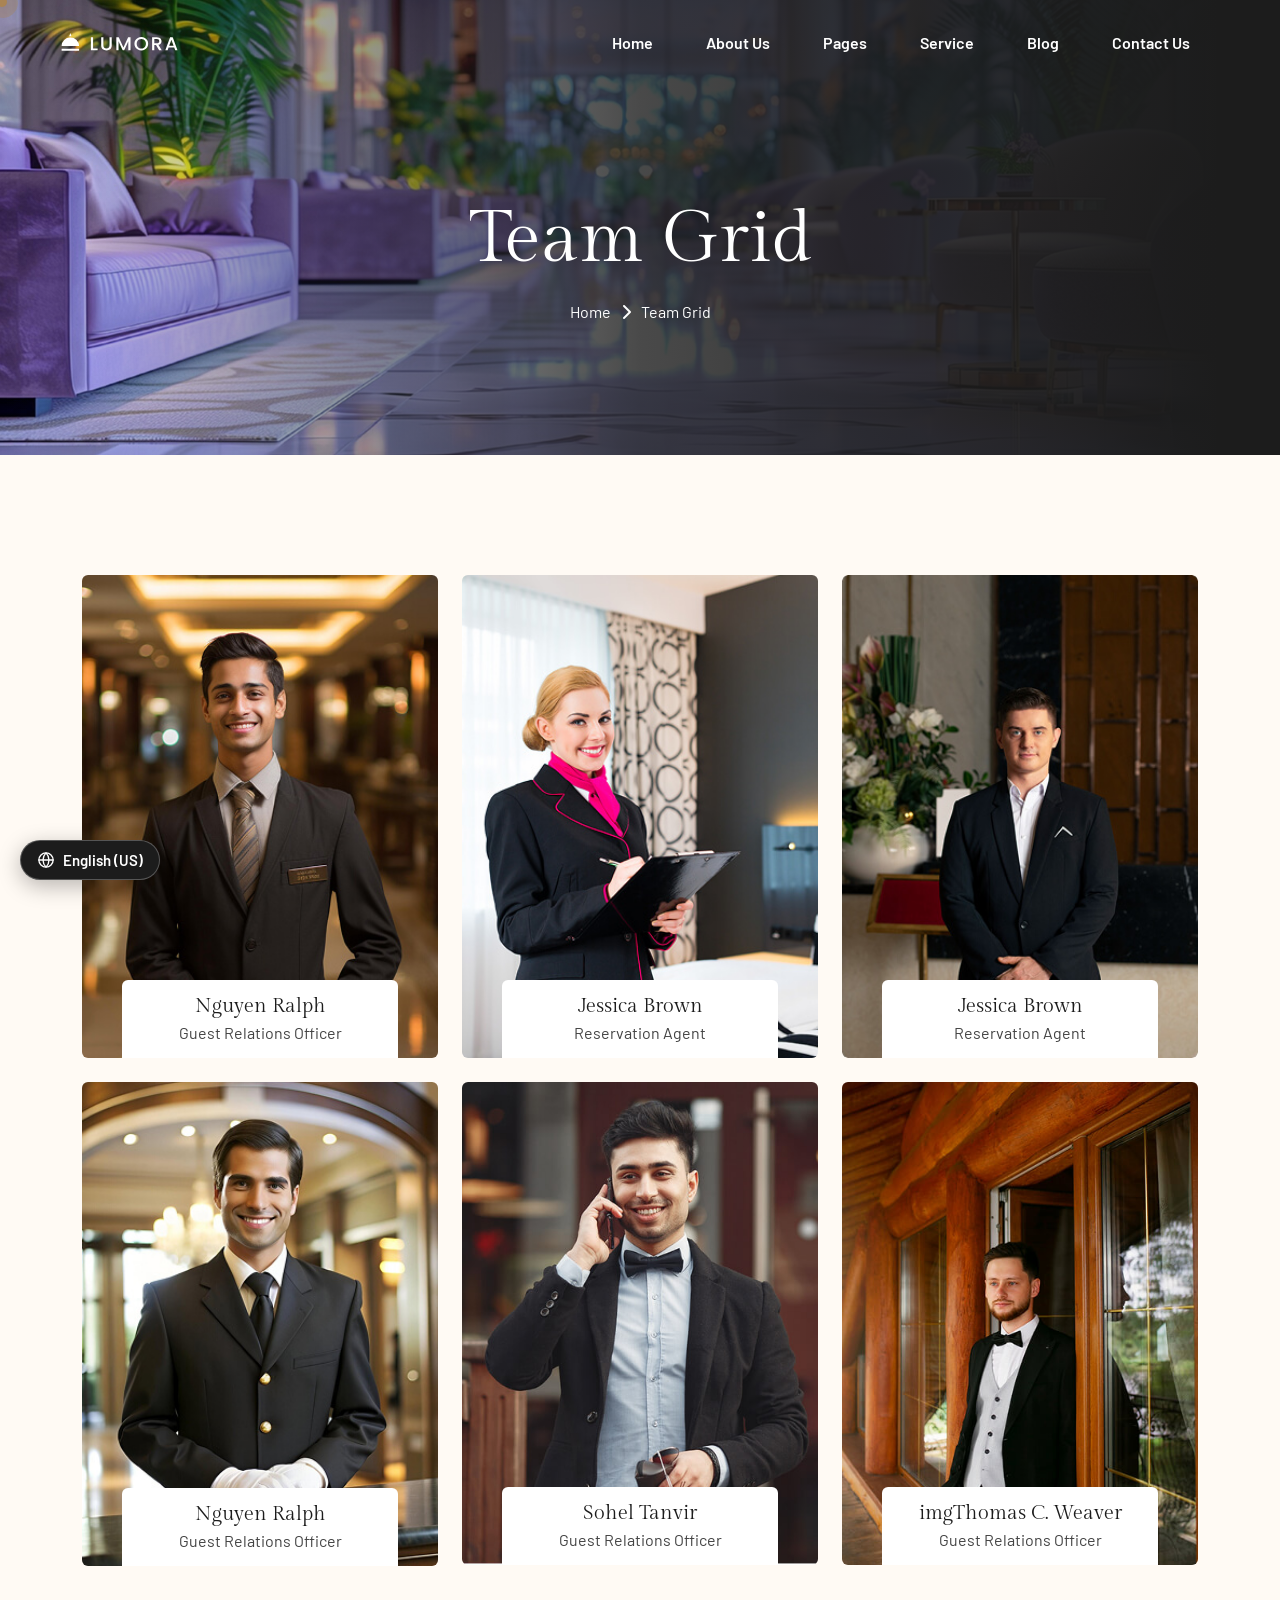
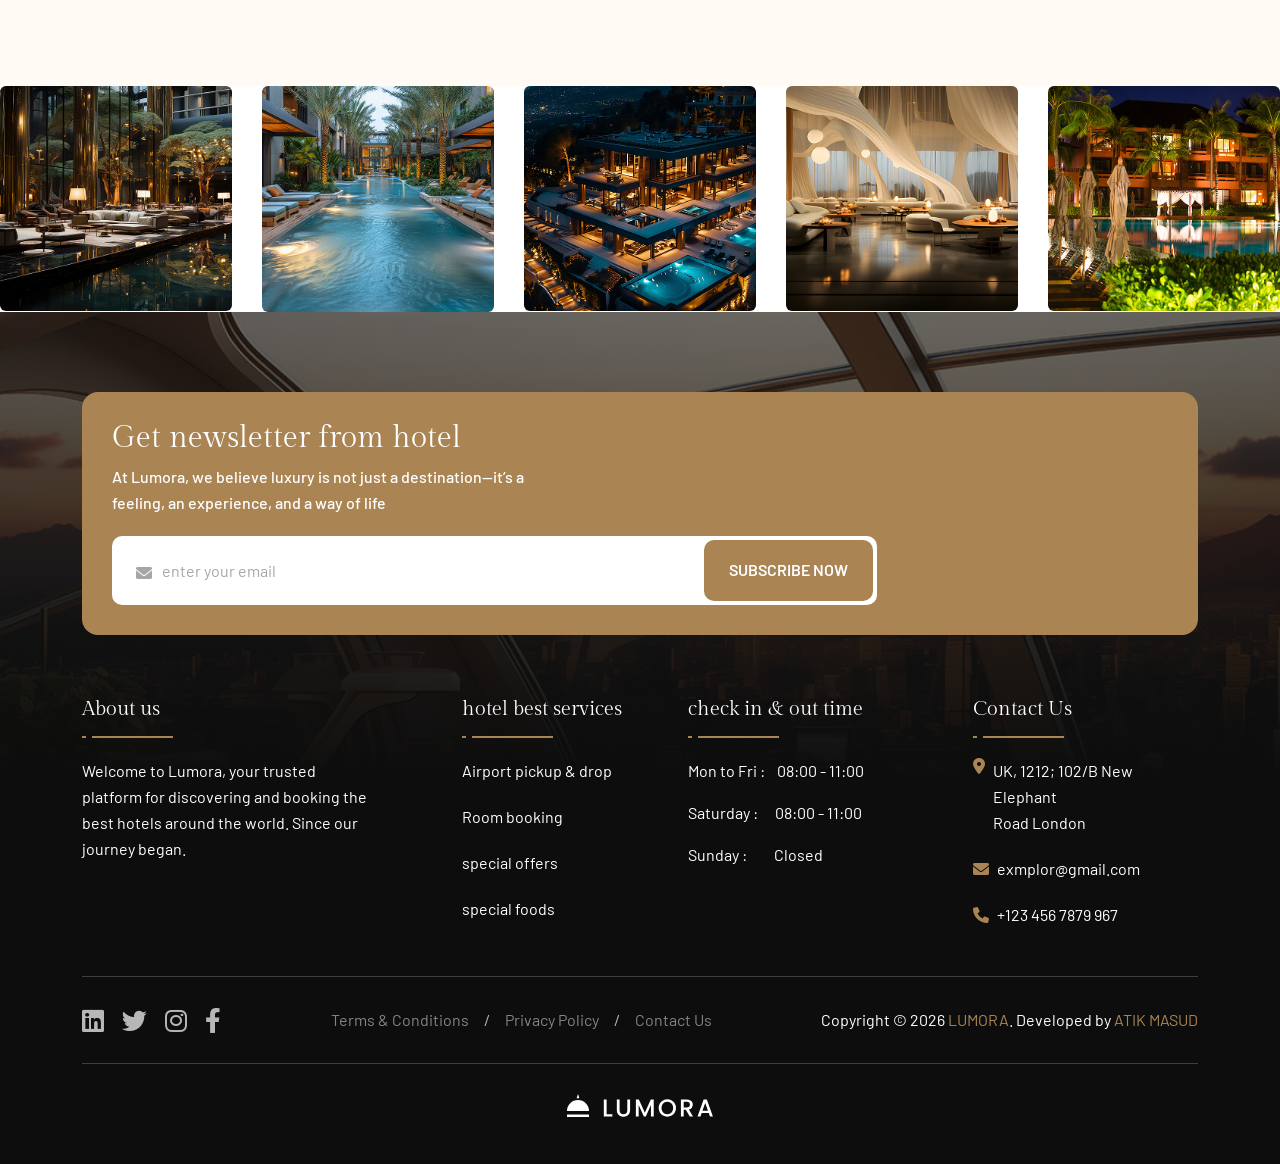
<file: team.html>
<!doctype html>
<html lang="en">
    <head>
        <meta charset="UTF-8" />
        <meta http-equiv="X-UA-Compatible" content="IE=edge" />
        <meta name="viewport" content="width=device-width, initial-scale=1" />
        <meta name="author" content="Atik Masud" />
        <meta name="description" content="Lumora - Hotel Booking" />
        <title>Lumora - Hotel Booking</title>
        <link rel="shortcut icon" href="assets/img/favicon.svg" />
        <link rel="stylesheet" href="assets/css/bootstrap.min.css" />
        <link rel="stylesheet" href="assets/css/all.min.css" />
        <link rel="stylesheet" href="assets/css/animate.css" />
        <link rel="stylesheet" href="assets/css/magnific-popup.css" />
        <link rel="stylesheet" href="assets/css/mousecursor.css" />
        <link rel="stylesheet" href="assets/css/meanmenu.css" />
        <link rel="stylesheet" href="assets/css/odometer.css" />
        <link rel="stylesheet" href="assets/css/swiper-bundle.min.css" />
        <link rel="stylesheet" href="assets/css/nice-select.css" />
        <link rel="stylesheet" href="assets/css/main.css" />
        <link rel="stylesheet" href="assets/css/i18n.css" />
    </head>
    <body>
        <div id="preloader">
            <div class="preloader-content">
                <img src="assets/img/logo/black-logo.svg" alt="Hotel Logo" class="preloader-logo" />
                <div class="spinner"></div>
                <p>Booking your experience...</p>
            </div>
        </div>
        <button id="back-top" class="back-to-top show">
            <i class="fa-regular fa-arrow-up"></i>
        </button>
        <div class="mouseCursor cursor-outer"></div>
        <div class="mouseCursor cursor-inner"></div>
        <div class="fix-area">
            <div class="offcanvas__info">
                <div class="offcanvas__wrapper">
                    <div class="offcanvas__content">
                        <div class="offcanvas__top mb-5 d-flex justify-content-between align-items-center">
                            <div class="offcanvas__logo">
                                <a href="index.html">
                                    <img src="assets/img/logo/black-logo.svg" alt="logo-img" />
                                </a>
                            </div>
                            <div class="offcanvas__close">
                                <button>
                                    <i class="fas fa-times"></i>
                                </button>
                            </div>
                        </div>
                        <p class="text d-none d-xl-block">
                            Nullam dignissim, ante scelerisque the is euismod fermentum odio sem semper the is erat, a
                            feugiat leo urna eget eros. Duis Aenean a imperdiet risus.
                        </p>
                        <div class="mobile-menu fix mb-3"></div>
                        <div class="offcanvas__contact d-xl-block">
                            <h4 class="d-xl-block">Contact Info</h4>
                            <ul class="d-xl-block">
                                <li class="d-flex align-items-center">
                                    <div class="offcanvas__contact-icon">
                                        <i class="fal fa-map-marker-alt"></i>
                                    </div>
                                    <div class="offcanvas__contact-text">
                                        <a target="_blank" href="#">Main Street, Melbourne, Australia</a>
                                    </div>
                                </li>
                                <li class="d-flex align-items-center">
                                    <div class="offcanvas__contact-icon mr-15">
                                        <i class="fal fa-envelope"></i>
                                    </div>
                                    <div class="offcanvas__contact-text">
                                        <a href="mailto:info@example.com"
                                            ><span class="mailto:info@example.com">info@example.com</span></a
                                        >
                                    </div>
                                </li>
                                <li class="d-flex align-items-center">
                                    <div class="offcanvas__contact-icon mr-15">
                                        <i class="fal fa-clock"></i>
                                    </div>
                                    <div class="offcanvas__contact-text">
                                        <a target="_blank" href="#">Mod-friday, 09am -05pm</a>
                                    </div>
                                </li>
                                <li class="d-flex align-items-center">
                                    <div class="offcanvas__contact-icon mr-15">
                                        <i class="far fa-phone"></i>
                                    </div>
                                    <div class="offcanvas__contact-text">
                                        <a href="tel:+11002345909">+11002345909</a>
                                    </div>
                                </li>
                            </ul>
                            <div class="social-icon d-flex align-items-center">
                                <a href="#"><i class="fab fa-facebook-f"></i></a>
                                <a href="#"><i class="fab fa-twitter"></i></a>
                                <a href="#"><i class="fab fa-youtube"></i></a>
                                <a href="#"><i class="fab fa-linkedin-in"></i></a>
                            </div>
                        </div>
                    </div>
                </div>
            </div>
        </div>
        <div class="offcanvas__overlay"></div>
        <div class="header-top-section-3 style-bg">
            <div class="container-fluid">
                <div class="header-top-wrapper-3 style-inner">
                    <div class="header-left">
                        <ul class="list">
                            <li>
                                <i class="fa-solid fa-phone"></i>
                                <a href="tel:+093783575222">+09 378 357 5222</a>
                            </li>
                            <li>/</li>
                            <li>
                                <i class="fa-solid fa-envelope"></i>
                                <a href="mailto:info@example.com">info@example.com</a>
                            </li>
                            <li>/</li>
                            <li>
                                <i class="fa-solid fa-location-dot"></i>
                                Elgin Street, 6391, Celina, Delaware
                            </li>
                        </ul>
                    </div>
                    <div class="social-icon">
                        <a href="#"><i class="fa-brands fa-linkedin"></i></a>
                        <a href="#"><i class="fa-brands fa-twitter"></i></a>
                        <a href="#"><i class="fa-brands fa-instagram"></i></a>
                        <a href="#"><i class="fa-brands fa-facebook-f"></i></a>
                    </div>
                </div>
            </div>
        </div>
        <header id="header-sticky" class="header-1 header-3">
            <div class="container-fluid">
                <div class="mega-menu-wrapper">
                    <div class="header-main">
                        <div class="header-left">
                            <div class="logo">
                                <a href="index.html" class="header-logo">
                                    <img src="assets/img/logo/white-logo.svg" alt="logo-img" />
                                </a>
                                <a href="index.html" class="header-logo-2">
                                    <img src="assets/img/logo/black-logo.svg" alt="logo-img" />
                                </a>
                            </div>
                        </div>
                        <div class="header-right style-3 d-flex justify-content-end align-items-center">
                            <div class="mean__menu-wrapper">
                                <div class="main-menu">
                                    <nav id="mobile-menu">
                                        <ul>
                                            <li><a href="index.html">Home</a></li>
                                            <li>
                                                <a href="about.html">About Us</a>
                                            </li>
                                            <li class="has-dropdown">
                                                <a href="news-details.html"> Pages </a>
                                                <ul class="submenu">
                                                    <li class="has-dropdown">
                                                        <a href="room-details.html">
                                                            Room
                                                            <i class="fas fa-angle-right"></i>
                                                        </a>
                                                        <ul class="submenu">
                                                            <li><a href="room.html"> Our Room</a></li>
                                                            <li><a href="room-details.html">Room Details</a></li>
                                                        </ul>
                                                    </li>
                                                    <li><a href="facilitie.html">Hotel Facilities</a></li>
                                                    <li class="has-dropdown">
                                                        <a href="team-details.html">
                                                            Team
                                                            <i class="fas fa-angle-right"></i>
                                                        </a>
                                                        <ul class="submenu">
                                                            <li><a href="team.html">Our Team</a></li>
                                                            <li><a href="team-details.html">Team Details</a></li>
                                                        </ul>
                                                    </li>
                                                    <li><a href="testimonial.html">Our Testimonial</a></li>
                                                    <li><a href="404.html">404 Page</a></li>
                                                </ul>
                                            </li>
                                            <li>
                                                <a href="service-details.html"> Service </a>
                                                <ul class="submenu">
                                                    <li><a href="service.html">Our Service</a></li>
                                                    <li>
                                                        <a href="service-details.html">Service Details</a>
                                                    </li>
                                                </ul>
                                            </li>
                                            <li>
                                                <a href="news-details.html"> Blog </a>
                                                <ul class="submenu">
                                                    <li><a href="news-grid.html">Blog Grid</a></li>
                                                    <li><a href="news.html">Blog Standard</a></li>
                                                    <li><a href="news-details.html">Blog Details</a></li>
                                                </ul>
                                            </li>
                                            <li>
                                                <a href="contact.html">Contact Us</a>
                                            </li>
                                        </ul>
                                    </nav>
                                </div>
                            </div>
                            <div class="header-button">
                                <a href="contact.html" class="theme-btn style-3"> BOOK NOW </a>
                            </div>
                            <div class="header__hamburger d-xl-none my-auto">
                                <div class="sidebar__toggle">
                                    <i class="fas fa-bars"></i>
                                </div>
                            </div>
                        </div>
                    </div>
                </div>
            </div>
        </header>
        <div class="breadcrumb-wrapper bg-cover" style="background-image: url(&quot;assets/img/breadcrumb.jpg&quot;)">
            <div class="container">
                <div class="page-heading">
                    <div class="breadcrumb-sub-title">
                        <h1 class="text-white wow fadeInUp" data-wow-delay=".3s">Team Grid</h1>
                    </div>
                    <ul class="breadcrumb-items wow fadeInUp" data-wow-delay=".5s">
                        <li>
                            <a href="index.html"> Home </a>
                        </li>
                        <li>
                            <i class="fa-solid fa-chevron-right"></i>
                        </li>
                        <li>Team Grid</li>
                    </ul>
                </div>
            </div>
        </div>
        <section class="team-section section-padding fix section-bg">
            <div class="container">
                <div class="row g-4">
                    <div class="col-xl-4 col-lg-6 col-md-6">
                        <div class="team-card-item mt-0">
                            <div class="team-image">
                                <img src="assets/img/home-2/team/01.jpg" alt="img" />
                                <div class="social-icon">
                                    <a href="#"><i class="fa-brands fa-instagram"></i></a>
                                    <a href="#"><i class="fa-brands fa-facebook-f"></i></a>
                                    <a href="#"><i class="fa-brands fa-twitter"></i></a>
                                </div>
                                <div class="team-content">
                                    <h5>
                                        <a href="team-details.html">Nguyen Ralph</a>
                                    </h5>
                                    <p>Guest Relations Officer</p>
                                </div>
                            </div>
                        </div>
                    </div>
                    <div class="col-xl-4 col-lg-6 col-md-6">
                        <div class="team-card-item mt-0">
                            <div class="team-image">
                                <img src="assets/img/home-2/team/02.jpg" alt="img" />
                                <div class="social-icon">
                                    <a href="#"><i class="fa-brands fa-instagram"></i></a>
                                    <a href="#"><i class="fa-brands fa-facebook-f"></i></a>
                                    <a href="#"><i class="fa-brands fa-twitter"></i></a>
                                </div>
                                <div class="team-content">
                                    <h5>
                                        <a href="team-details.html">Jessica Brown</a>
                                    </h5>
                                    <p>Reservation Agent</p>
                                </div>
                            </div>
                        </div>
                    </div>
                    <div class="col-xl-4 col-lg-6 col-md-6">
                        <div class="team-card-item mt-0">
                            <div class="team-image">
                                <img src="assets/img/home-2/team/03.jpg" alt="img" />
                                <div class="social-icon">
                                    <a href="#"><i class="fa-brands fa-instagram"></i></a>
                                    <a href="#"><i class="fa-brands fa-facebook-f"></i></a>
                                    <a href="#"><i class="fa-brands fa-twitter"></i></a>
                                </div>
                                <div class="team-content">
                                    <h5>
                                        <a href="team-details.html">Jessica Brown</a>
                                    </h5>
                                    <p>Reservation Agent</p>
                                </div>
                            </div>
                        </div>
                    </div>
                    <div class="col-xl-4 col-lg-6 col-md-6">
                        <div class="team-card-item mt-0">
                            <div class="team-image">
                                <img src="assets/img/home-2/team/04.jpg" alt="img" />
                                <div class="social-icon">
                                    <a href="#"><i class="fa-brands fa-instagram"></i></a>
                                    <a href="#"><i class="fa-brands fa-facebook-f"></i></a>
                                    <a href="#"><i class="fa-brands fa-twitter"></i></a>
                                </div>
                                <div class="team-content">
                                    <h5>
                                        <a href="team-details.html">Nguyen Ralph</a>
                                    </h5>
                                    <p>Guest Relations Officer</p>
                                </div>
                            </div>
                        </div>
                    </div>
                    <div class="col-xl-4 col-lg-6 col-md-6">
                        <div class="team-card-item mt-0">
                            <div class="team-image">
                                <img src="assets/img/home-2/team/05.jpg" alt="img" />
                                <div class="social-icon">
                                    <a href="#"><i class="fa-brands fa-instagram"></i></a>
                                    <a href="#"><i class="fa-brands fa-facebook-f"></i></a>
                                    <a href="#"><i class="fa-brands fa-twitter"></i></a>
                                </div>
                                <div class="team-content">
                                    <h5>
                                        <a href="team-details.html">Sohel Tanvir</a>
                                    </h5>
                                    <p>Guest Relations Officer</p>
                                </div>
                            </div>
                        </div>
                    </div>
                    <div class="col-xl-4 col-lg-6 col-md-6">
                        <div class="team-card-item mt-0">
                            <div class="team-image">
                                <img src="assets/img/home-2/team/06.jpg" alt="img" />
                                <div class="social-icon">
                                    <a href="#"><i class="fa-brands fa-instagram"></i></a>
                                    <a href="#"><i class="fa-brands fa-facebook-f"></i></a>
                                    <a href="#"><i class="fa-brands fa-twitter"></i></a>
                                </div>
                                <div class="team-content">
                                    <h5>
                                        <a href="team-details.html">imgThomas C. Weaver</a>
                                    </h5>
                                    <p>Guest Relations Officer</p>
                                </div>
                            </div>
                        </div>
                    </div>
                </div>
            </div>
        </section>
        <div class="instagram-section-2 fix">
            <div class="swiper instagram-banner-slider">
                <div class="swiper-wrapper">
                    <div class="swiper-slide">
                        <div class="instagram-banner-items">
                            <div class="banner-image">
                                <img src="assets/img/home-1/instagram/01.jpg" alt="insta-img" />
                                <a href="index.html" class="icon">
                                    <i class="fa-brands fa-instagram"></i>
                                </a>
                            </div>
                        </div>
                    </div>
                    <div class="swiper-slide">
                        <div class="instagram-banner-items">
                            <div class="banner-image">
                                <img src="assets/img/home-1/instagram/02.jpg" alt="insta-img" />
                                <a href="index.html" class="icon">
                                    <i class="fa-brands fa-instagram"></i>
                                </a>
                            </div>
                        </div>
                    </div>
                    <div class="swiper-slide">
                        <div class="instagram-banner-items">
                            <div class="banner-image">
                                <img src="assets/img/home-1/instagram/03.jpg" alt="insta-img" />
                                <a href="index.html" class="icon">
                                    <i class="fa-brands fa-instagram"></i>
                                </a>
                            </div>
                        </div>
                    </div>
                    <div class="swiper-slide">
                        <div class="instagram-banner-items">
                            <div class="banner-image">
                                <img src="assets/img/home-1/instagram/04.jpg" alt="insta-img" />
                                <a href="index.html" class="icon">
                                    <i class="fa-brands fa-instagram"></i>
                                </a>
                            </div>
                        </div>
                    </div>
                    <div class="swiper-slide">
                        <div class="instagram-banner-items">
                            <div class="banner-image">
                                <img src="assets/img/home-1/instagram/05.jpg" alt="insta-img" />
                                <a href="index.html" class="icon">
                                    <i class="fa-brands fa-instagram"></i>
                                </a>
                            </div>
                        </div>
                    </div>
                    <div class="swiper-slide">
                        <div class="instagram-banner-items">
                            <div class="banner-image">
                                <img src="assets/img/home-1/instagram/06.jpg" alt="insta-img" />
                                <a href="index.html" class="icon">
                                    <i class="fa-brands fa-instagram"></i>
                                </a>
                            </div>
                        </div>
                    </div>
                </div>
            </div>
        </div>
        <footer class="footer-section fix bg-cover" style="background-image: url(assets/img/home-1/footer.jpg)">
            <div class="container">
                <div class="footer-newsletter">
                    <div class="newsletter-content">
                        <h3>Get newsletter from hotel</h3>
                        <p>
                            At Lumora, we believe luxury is not just a destination—it’s a feeling, an experience, and a
                            way of life
                        </p>
                    </div>
                    <form action="#">
                        <div class="form-clt">
                            <i class="fa-solid fa-envelope"></i>
                            <input type="text" name="email" id="email" placeholder="enter your email" />
                            <button type="submit" class="theme-btn">subscribe now</button>
                        </div>
                    </form>
                </div>
                <div class="footer-widget-wrapper">
                    <div class="row">
                        <div class="col-xl-4 col-md-6 col-lg-3 wow fadeInUp" data-wow-delay=".2s">
                            <div class="single-footer-widget">
                                <div class="widget-title">
                                    <h5>About us</h5>
                                </div>
                                <div class="footer-content">
                                    <p>
                                        Welcome to Lumora, your trusted platform for discovering and booking the best
                                        hotels around the world. Since our journey began.
                                    </p>
                                </div>
                            </div>
                        </div>
                        <div class="col-xl-2 col-md-6 col-lg-3 wow fadeInUp" data-wow-delay=".4s">
                            <div class="single-footer-widget">
                                <div class="widget-title">
                                    <h5>hotel best services</h5>
                                </div>
                                <ul class="list">
                                    <li>
                                        <a href="service-details.html">Airport pickup & drop</a>
                                    </li>
                                    <li>
                                        <a href="service-details.html">Room booking</a>
                                    </li>
                                    <li>
                                        <a href="service-details.html">special offers</a>
                                    </li>
                                    <li>
                                        <a href="service-details.html">special foods</a>
                                    </li>
                                </ul>
                            </div>
                        </div>
                        <div class="col-xl-3 ps-lg-5 col-md-6 col-lg-3 wow fadeInUp" data-wow-delay=".6s">
                            <div class="single-footer-widget">
                                <div class="widget-title">
                                    <h5>check in & out time</h5>
                                </div>
                                <ul class="date-list">
                                    <li>Mon to Fri : <span class="style-1">08:00 - 11:00</span></li>
                                    <li>Saturday : <span>08:00 - 11:00</span></li>
                                    <li>Sunday : <span class="style-3">Closed</span></li>
                                </ul>
                            </div>
                        </div>
                        <div class="col-xl-3 ps-lg-5 col-md-6 col-lg-3 wow fadeInUp" data-wow-delay=".8s">
                            <div class="single-footer-widget">
                                <div class="widget-title">
                                    <h5>Contact Us</h5>
                                </div>
                                <ul class="contact-item">
                                    <li>
                                        <i class="fa-solid fa-location-dot"></i>
                                        UK, 1212; 102/B New Elephant <br />
                                        Road London
                                    </li>
                                    <li class="style-2">
                                        <i class="fa-solid fa-envelope"></i>
                                        <a href="mailto:exmplor@gmail.com">exmplor@gmail.com</a>
                                    </li>
                                    <li class="style-2">
                                        <i class="fa-solid fa-phone"></i>
                                        <a href="tel:+1234567879967">+123 456 7879 967</a>
                                    </li>
                                </ul>
                            </div>
                        </div>
                    </div>
                </div>
                <div class="footer-bottom">
                    <div class="footer-wrapper">
                        <div class="social-icon wow fadeInLeft" data-wow-delay=".3s">
                            <a href="#"><i class="fa-brands fa-linkedin"></i></a>
                            <a href="#"><i class="fa-brands fa-twitter"></i></a>
                            <a href="#"><i class="fa-brands fa-instagram"></i></a>
                            <a href="#"><i class="fa-brands fa-facebook-f"></i></a>
                        </div>
                        <ul class="footer-list wow fadeInUp" data-wow-delay=".5s">
                            <li>
                                <a href="contact.html">Terms & Conditions</a>
                            </li>
                            <li>/</li>
                            <li>
                                <a href="contact.html">Privacy Policy</a>
                            </li>
                            <li>/</li>
                            <li>
                                <a href="contact.html">Contact Us</a>
                            </li>
                        </ul>
                        <p class="wow fadeInRight" data-wow-delay=".7s">
                            Copyright © 2026 <span>Lumora</span>. Developed by <span>Atik Masud</span>
                        </p>
                    </div>
                    <a href="index.html" class="footer-logo wow fadeInUp" data-wow-delay=".3s">
                        <img src="assets/img/logo/white-logo.svg" alt="img" />
                    </a>
                </div>
            </div>
        </footer>
        <script src="assets/js/jquery-3.7.1.min.js"></script>
        <script src="assets/js/bootstrap.bundle.min.js"></script>
        <script src="assets/js/jquery.nice-select.min.js"></script>
        <script src="assets/js/swiper-bundle.min.js"></script>
        <script src="assets/js/jquery.meanmenu.min.js"></script>
        <script src="assets/js/jquery.magnific-popup.min.js"></script>
        <script src="assets/js/wow.min.js"></script>
        <script src="assets/js/main.js"></script>
        <script src="assets/js/i18n-data.js"></script>
        <script src="assets/js/i18n.js"></script>
    </body>
</html>
</file>
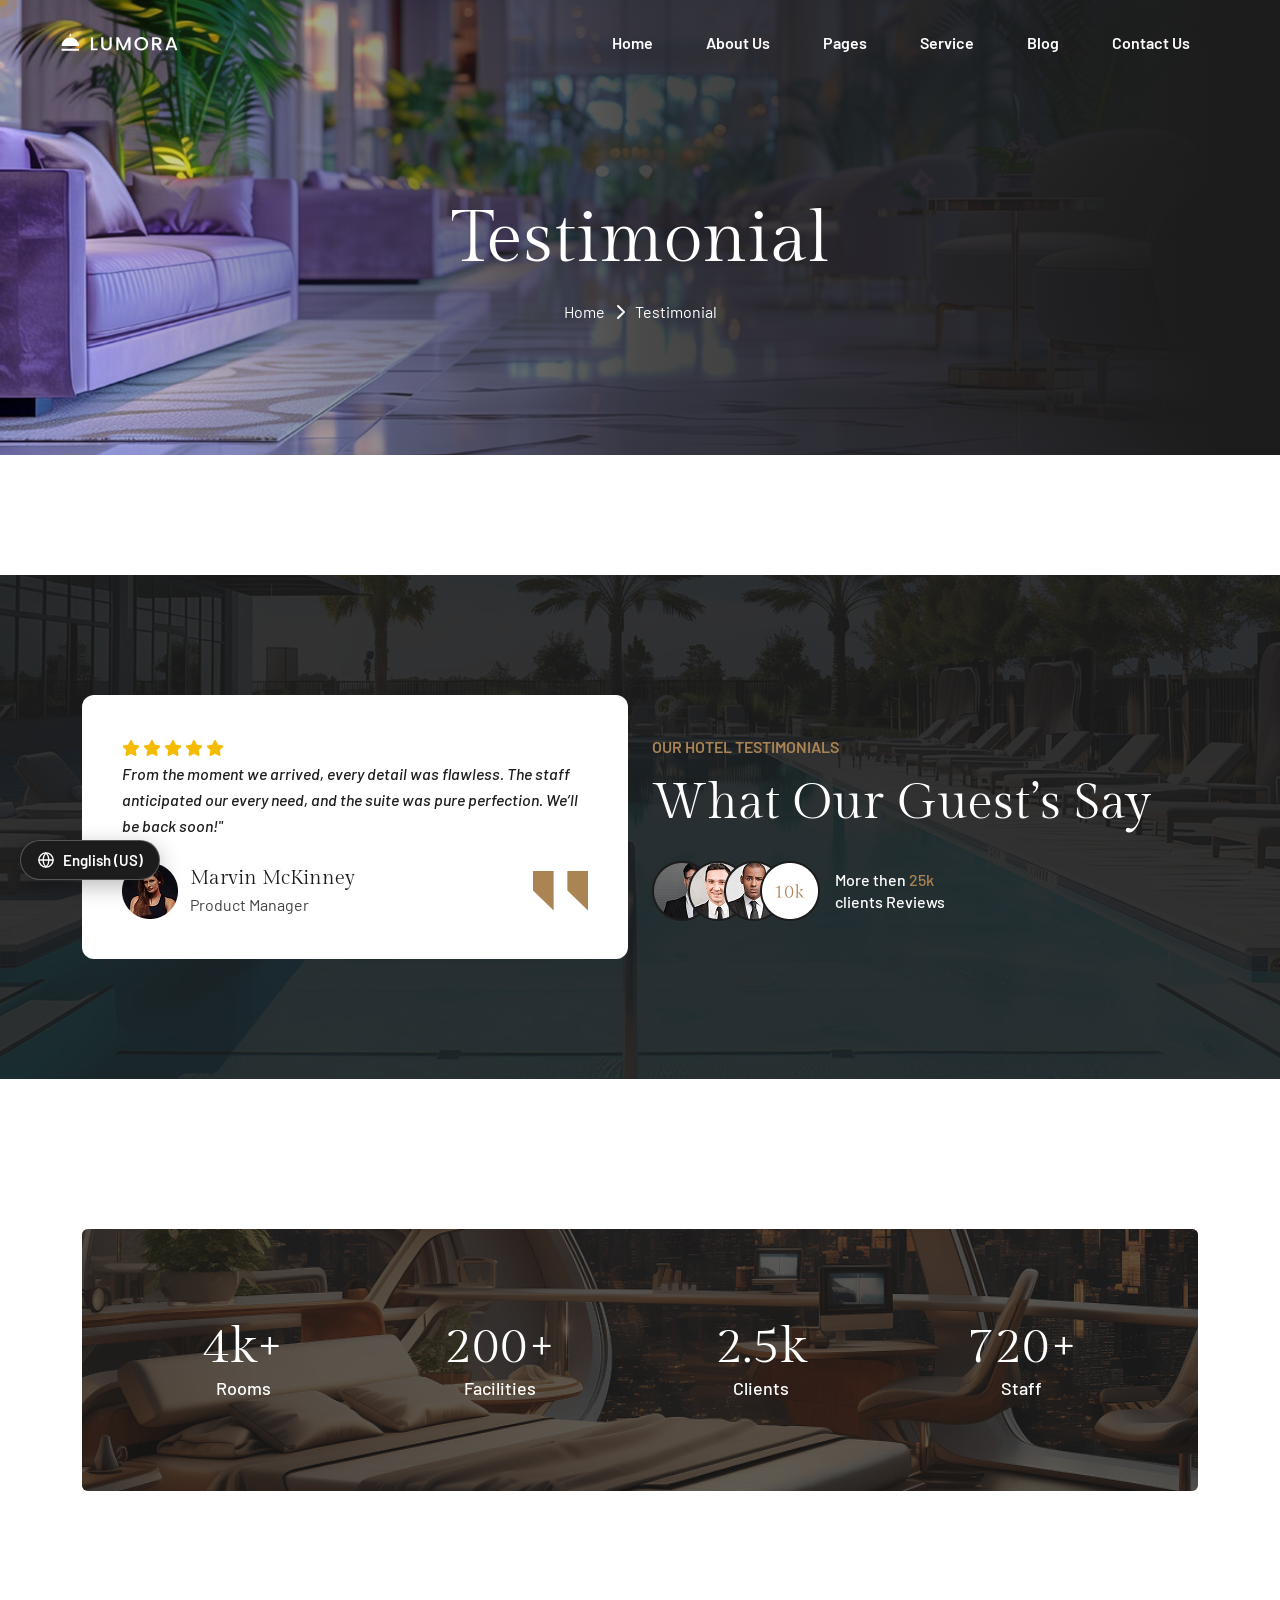
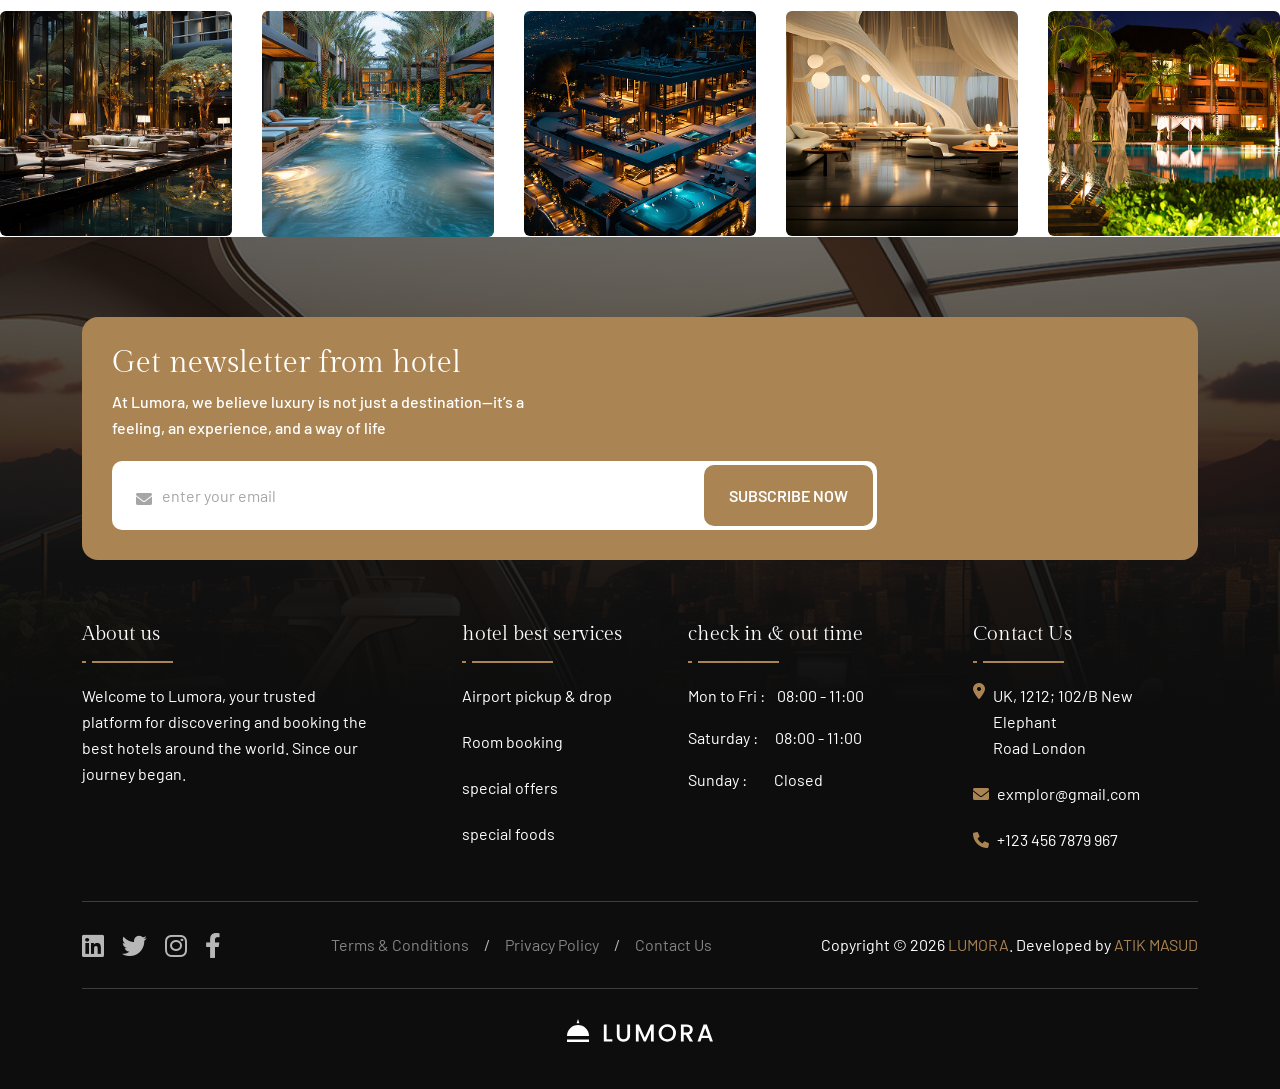
<file: testimonial.html>
<!doctype html>
<html lang="en">
    <head>
        <meta charset="UTF-8" />
        <meta http-equiv="X-UA-Compatible" content="IE=edge" />
        <meta name="viewport" content="width=device-width, initial-scale=1" />
        <meta name="author" content="Atik Masud" />
        <meta name="description" content="Lumora - Hotel Booking" />
        <title>Lumora - Hotel Booking</title>
        <link rel="shortcut icon" href="assets/img/favicon.svg" />
        <link rel="stylesheet" href="assets/css/bootstrap.min.css" />
        <link rel="stylesheet" href="assets/css/all.min.css" />
        <link rel="stylesheet" href="assets/css/animate.css" />
        <link rel="stylesheet" href="assets/css/magnific-popup.css" />
        <link rel="stylesheet" href="assets/css/mousecursor.css" />
        <link rel="stylesheet" href="assets/css/meanmenu.css" />
        <link rel="stylesheet" href="assets/css/odometer.css" />
        <link rel="stylesheet" href="assets/css/swiper-bundle.min.css" />
        <link rel="stylesheet" href="assets/css/nice-select.css" />
        <link rel="stylesheet" href="assets/css/main.css" />
        <link rel="stylesheet" href="assets/css/i18n.css" />
    </head>
    <body>
        <div id="preloader">
            <div class="preloader-content">
                <img src="assets/img/logo/black-logo.svg" alt="Hotel Logo" class="preloader-logo" />
                <div class="spinner"></div>
                <p>Booking your experience...</p>
            </div>
        </div>
        <button id="back-top" class="back-to-top show">
            <i class="fa-regular fa-arrow-up"></i>
        </button>
        <div class="mouseCursor cursor-outer"></div>
        <div class="mouseCursor cursor-inner"></div>
        <div class="fix-area">
            <div class="offcanvas__info">
                <div class="offcanvas__wrapper">
                    <div class="offcanvas__content">
                        <div class="offcanvas__top mb-5 d-flex justify-content-between align-items-center">
                            <div class="offcanvas__logo">
                                <a href="index.html">
                                    <img src="assets/img/logo/black-logo.svg" alt="logo-img" />
                                </a>
                            </div>
                            <div class="offcanvas__close">
                                <button>
                                    <i class="fas fa-times"></i>
                                </button>
                            </div>
                        </div>
                        <p class="text d-none d-xl-block">
                            Nullam dignissim, ante scelerisque the is euismod fermentum odio sem semper the is erat, a
                            feugiat leo urna eget eros. Duis Aenean a imperdiet risus.
                        </p>
                        <div class="mobile-menu fix mb-3"></div>
                        <div class="offcanvas__contact d-xl-block">
                            <h4 class="d-xl-block">Contact Info</h4>
                            <ul class="d-xl-block">
                                <li class="d-flex align-items-center">
                                    <div class="offcanvas__contact-icon">
                                        <i class="fal fa-map-marker-alt"></i>
                                    </div>
                                    <div class="offcanvas__contact-text">
                                        <a target="_blank" href="#">Main Street, Melbourne, Australia</a>
                                    </div>
                                </li>
                                <li class="d-flex align-items-center">
                                    <div class="offcanvas__contact-icon mr-15">
                                        <i class="fal fa-envelope"></i>
                                    </div>
                                    <div class="offcanvas__contact-text">
                                        <a href="mailto:info@example.com"
                                            ><span class="mailto:info@example.com">info@example.com</span></a
                                        >
                                    </div>
                                </li>
                                <li class="d-flex align-items-center">
                                    <div class="offcanvas__contact-icon mr-15">
                                        <i class="fal fa-clock"></i>
                                    </div>
                                    <div class="offcanvas__contact-text">
                                        <a target="_blank" href="#">Mod-friday, 09am -05pm</a>
                                    </div>
                                </li>
                                <li class="d-flex align-items-center">
                                    <div class="offcanvas__contact-icon mr-15">
                                        <i class="far fa-phone"></i>
                                    </div>
                                    <div class="offcanvas__contact-text">
                                        <a href="tel:+11002345909">+11002345909</a>
                                    </div>
                                </li>
                            </ul>
                            <div class="social-icon d-flex align-items-center">
                                <a href="#"><i class="fab fa-facebook-f"></i></a>
                                <a href="#"><i class="fab fa-twitter"></i></a>
                                <a href="#"><i class="fab fa-youtube"></i></a>
                                <a href="#"><i class="fab fa-linkedin-in"></i></a>
                            </div>
                        </div>
                    </div>
                </div>
            </div>
        </div>
        <div class="offcanvas__overlay"></div>
        <div class="header-top-section-3 style-bg">
            <div class="container-fluid">
                <div class="header-top-wrapper-3 style-inner">
                    <div class="header-left">
                        <ul class="list">
                            <li>
                                <i class="fa-solid fa-phone"></i>
                                <a href="tel:+093783575222">+09 378 357 5222</a>
                            </li>
                            <li>/</li>
                            <li>
                                <i class="fa-solid fa-envelope"></i>
                                <a href="mailto:info@example.com">info@example.com</a>
                            </li>
                            <li>/</li>
                            <li>
                                <i class="fa-solid fa-location-dot"></i>
                                Elgin Street, 6391, Celina, Delaware
                            </li>
                        </ul>
                    </div>
                    <div class="social-icon">
                        <a href="#"><i class="fa-brands fa-linkedin"></i></a>
                        <a href="#"><i class="fa-brands fa-twitter"></i></a>
                        <a href="#"><i class="fa-brands fa-instagram"></i></a>
                        <a href="#"><i class="fa-brands fa-facebook-f"></i></a>
                    </div>
                </div>
            </div>
        </div>
        <header id="header-sticky" class="header-1 header-3">
            <div class="container-fluid">
                <div class="mega-menu-wrapper">
                    <div class="header-main">
                        <div class="header-left">
                            <div class="logo">
                                <a href="index.html" class="header-logo">
                                    <img src="assets/img/logo/white-logo.svg" alt="logo-img" />
                                </a>
                                <a href="index.html" class="header-logo-2">
                                    <img src="assets/img/logo/black-logo.svg" alt="logo-img" />
                                </a>
                            </div>
                        </div>
                        <div class="header-right style-3 d-flex justify-content-end align-items-center">
                            <div class="mean__menu-wrapper">
                                <div class="main-menu">
                                    <nav id="mobile-menu">
                                        <ul>
                                            <li><a href="index.html">Home</a></li>
                                            <li>
                                                <a href="about.html">About Us</a>
                                            </li>
                                            <li class="has-dropdown">
                                                <a href="news-details.html"> Pages </a>
                                                <ul class="submenu">
                                                    <li class="has-dropdown">
                                                        <a href="room-details.html">
                                                            Room
                                                            <i class="fas fa-angle-right"></i>
                                                        </a>
                                                        <ul class="submenu">
                                                            <li><a href="room.html"> Our Room</a></li>
                                                            <li><a href="room-details.html">Room Details</a></li>
                                                        </ul>
                                                    </li>
                                                    <li><a href="facilitie.html">Hotel Facilities</a></li>
                                                    <li class="has-dropdown">
                                                        <a href="team-details.html">
                                                            Team
                                                            <i class="fas fa-angle-right"></i>
                                                        </a>
                                                        <ul class="submenu">
                                                            <li><a href="team.html">Our Team</a></li>
                                                            <li><a href="team-details.html">Team Details</a></li>
                                                        </ul>
                                                    </li>
                                                    <li><a href="testimonial.html">Our Testimonial</a></li>
                                                    <li><a href="404.html">404 Page</a></li>
                                                </ul>
                                            </li>
                                            <li>
                                                <a href="service-details.html"> Service </a>
                                                <ul class="submenu">
                                                    <li><a href="service.html">Our Service</a></li>
                                                    <li>
                                                        <a href="service-details.html">Service Details</a>
                                                    </li>
                                                </ul>
                                            </li>
                                            <li>
                                                <a href="news-details.html"> Blog </a>
                                                <ul class="submenu">
                                                    <li><a href="news-grid.html">Blog Grid</a></li>
                                                    <li><a href="news.html">Blog Standard</a></li>
                                                    <li><a href="news-details.html">Blog Details</a></li>
                                                </ul>
                                            </li>
                                            <li>
                                                <a href="contact.html">Contact Us</a>
                                            </li>
                                        </ul>
                                    </nav>
                                </div>
                            </div>
                            <div class="header-button">
                                <a href="contact.html" class="theme-btn style-3"> BOOK NOW </a>
                            </div>
                            <div class="header__hamburger d-xl-none my-auto">
                                <div class="sidebar__toggle">
                                    <i class="fas fa-bars"></i>
                                </div>
                            </div>
                        </div>
                    </div>
                </div>
            </div>
        </header>
        <div class="breadcrumb-wrapper bg-cover" style="background-image: url(&quot;assets/img/breadcrumb.jpg&quot;)">
            <div class="container">
                <div class="page-heading">
                    <div class="breadcrumb-sub-title">
                        <h1 class="text-white wow fadeInUp" data-wow-delay=".3s">Testimonial</h1>
                    </div>
                    <ul class="breadcrumb-items wow fadeInUp" data-wow-delay=".5s">
                        <li>
                            <a href="index.html"> Home </a>
                        </li>
                        <li>
                            <i class="fa-solid fa-chevron-right"></i>
                        </li>
                        <li>Testimonial</li>
                    </ul>
                </div>
            </div>
        </div>
        <section
            class="testimonial-section style-inner section-padding fix bg-cover"
            style="background-image: url(assets/img/home-1/testimonial/bg.jpg)"
        >
            <div class="container">
                <div class="testimonial-wrapper mt-0 mb-0">
                    <div class="row g-4 align-items-center">
                        <div class="col-lg-6">
                            <div class="testimonial-card-item">
                                <div class="swiper testimonial-slider">
                                    <div class="swiper-wrapper">
                                        <div class="swiper-slide">
                                            <div class="content">
                                                <div class="star">
                                                    <i class="fa-solid fa-star"></i>
                                                    <i class="fa-solid fa-star"></i>
                                                    <i class="fa-solid fa-star"></i>
                                                    <i class="fa-solid fa-star"></i>
                                                    <i class="fa-solid fa-star"></i>
                                                </div>
                                                <p>
                                                    From the moment we arrived, every detail was flawless. The staff
                                                    anticipated our every need, and the suite was pure perfection. We’ll
                                                    be back soon!"
                                                </p>
                                                <div class="client-info-item">
                                                    <div class="info-item">
                                                        <img src="assets/img/home-1/testimonial/01.png" alt="img" />
                                                        <div class="content">
                                                            <h5>Marvin McKinney</h5>
                                                            <span>Product Manager</span>
                                                        </div>
                                                    </div>
                                                    <div class="quate-image">
                                                        <img src="assets/img/home-1/icon/07.svg" alt="img" />
                                                    </div>
                                                </div>
                                            </div>
                                        </div>
                                        <div class="swiper-slide">
                                            <div class="content">
                                                <div class="star">
                                                    <i class="fa-solid fa-star"></i>
                                                    <i class="fa-solid fa-star"></i>
                                                    <i class="fa-solid fa-star"></i>
                                                    <i class="fa-solid fa-star"></i>
                                                    <i class="fa-solid fa-star"></i>
                                                </div>
                                                <p>
                                                    From the moment we arrived, every detail was flawless. The staff
                                                    anticipated our every need, and the suite was pure perfection. We’ll
                                                    be back soon!"
                                                </p>
                                                <div class="client-info-item">
                                                    <div class="info-item">
                                                        <img src="assets/img/home-1/testimonial/01.png" alt="img" />
                                                        <div class="content">
                                                            <h5>Marvin McKinney</h5>
                                                            <span>Product Manager</span>
                                                        </div>
                                                    </div>
                                                    <div class="quate-image">
                                                        <img src="assets/img/home-1/icon/07.svg" alt="img" />
                                                    </div>
                                                </div>
                                            </div>
                                        </div>
                                    </div>
                                </div>
                            </div>
                        </div>
                        <div class="col-lg-6">
                            <div class="testimonial-content">
                                <div class="section-title mb-0">
                                    <span class="sub-title wow fadeInUp">our hotel testimonials</span>
                                    <h2 class="text-white wow fadeInUp" data-wow-delay=".3s">What Our Guest’s Say</h2>
                                </div>
                                <div class="client-item">
                                    <div class="group-image">
                                        <img src="assets/img/home-1/testimonial/group.png" alt="img" />
                                    </div>
                                    <h6>
                                        More then <span class="odometer" data-count="25">00</span><b>k</b> <br />
                                        clients Reviews
                                    </h6>
                                </div>
                            </div>
                        </div>
                    </div>
                </div>
            </div>
        </section>
        <section class="counter-section-inn section-padding fix pt-0">
            <div class="container">
                <div class="bg-image bg-cover" style="background-image: url(assets/img/home-2/feature/02.jpg)">
                    <div class="counter-wrapper-inner">
                        <div class="counter-content">
                            <h2><span class="odometer" data-count="4">00</span>k+</h2>
                            <p>Rooms</p>
                        </div>
                        <div class="counter-content">
                            <h2><span class="odometer" data-count="200">00</span>+</h2>
                            <p>Facilities</p>
                        </div>
                        <div class="counter-content">
                            <h2><span class="odometer" data-count="2.5">00</span>k</h2>
                            <p>Clients</p>
                        </div>
                        <div class="counter-content">
                            <h2><span class="odometer" data-count="720">00</span>+</h2>
                            <p>Staff</p>
                        </div>
                    </div>
                </div>
            </div>
        </section>
        <div class="instagram-section-2 fix">
            <div class="swiper instagram-banner-slider">
                <div class="swiper-wrapper">
                    <div class="swiper-slide">
                        <div class="instagram-banner-items">
                            <div class="banner-image">
                                <img src="assets/img/home-1/instagram/01.jpg" alt="insta-img" />
                                <a href="index.html" class="icon">
                                    <i class="fa-brands fa-instagram"></i>
                                </a>
                            </div>
                        </div>
                    </div>
                    <div class="swiper-slide">
                        <div class="instagram-banner-items">
                            <div class="banner-image">
                                <img src="assets/img/home-1/instagram/02.jpg" alt="insta-img" />
                                <a href="index.html" class="icon">
                                    <i class="fa-brands fa-instagram"></i>
                                </a>
                            </div>
                        </div>
                    </div>
                    <div class="swiper-slide">
                        <div class="instagram-banner-items">
                            <div class="banner-image">
                                <img src="assets/img/home-1/instagram/03.jpg" alt="insta-img" />
                                <a href="index.html" class="icon">
                                    <i class="fa-brands fa-instagram"></i>
                                </a>
                            </div>
                        </div>
                    </div>
                    <div class="swiper-slide">
                        <div class="instagram-banner-items">
                            <div class="banner-image">
                                <img src="assets/img/home-1/instagram/04.jpg" alt="insta-img" />
                                <a href="index.html" class="icon">
                                    <i class="fa-brands fa-instagram"></i>
                                </a>
                            </div>
                        </div>
                    </div>
                    <div class="swiper-slide">
                        <div class="instagram-banner-items">
                            <div class="banner-image">
                                <img src="assets/img/home-1/instagram/05.jpg" alt="insta-img" />
                                <a href="index.html" class="icon">
                                    <i class="fa-brands fa-instagram"></i>
                                </a>
                            </div>
                        </div>
                    </div>
                    <div class="swiper-slide">
                        <div class="instagram-banner-items">
                            <div class="banner-image">
                                <img src="assets/img/home-1/instagram/06.jpg" alt="insta-img" />
                                <a href="index.html" class="icon">
                                    <i class="fa-brands fa-instagram"></i>
                                </a>
                            </div>
                        </div>
                    </div>
                </div>
            </div>
        </div>
        <footer class="footer-section fix bg-cover" style="background-image: url(assets/img/home-1/footer.jpg)">
            <div class="container">
                <div class="footer-newsletter">
                    <div class="newsletter-content">
                        <h3>Get newsletter from hotel</h3>
                        <p>
                            At Lumora, we believe luxury is not just a destination—it’s a feeling, an experience, and a
                            way of life
                        </p>
                    </div>
                    <form action="#">
                        <div class="form-clt">
                            <i class="fa-solid fa-envelope"></i>
                            <input type="text" name="email" id="email" placeholder="enter your email" />
                            <button type="submit" class="theme-btn">subscribe now</button>
                        </div>
                    </form>
                </div>
                <div class="footer-widget-wrapper">
                    <div class="row">
                        <div class="col-xl-4 col-md-6 col-lg-3 wow fadeInUp" data-wow-delay=".2s">
                            <div class="single-footer-widget">
                                <div class="widget-title">
                                    <h5>About us</h5>
                                </div>
                                <div class="footer-content">
                                    <p>
                                        Welcome to Lumora, your trusted platform for discovering and booking the best
                                        hotels around the world. Since our journey began.
                                    </p>
                                </div>
                            </div>
                        </div>
                        <div class="col-xl-2 col-md-6 col-lg-3 wow fadeInUp" data-wow-delay=".4s">
                            <div class="single-footer-widget">
                                <div class="widget-title">
                                    <h5>hotel best services</h5>
                                </div>
                                <ul class="list">
                                    <li>
                                        <a href="service-details.html">Airport pickup & drop</a>
                                    </li>
                                    <li>
                                        <a href="service-details.html">Room booking</a>
                                    </li>
                                    <li>
                                        <a href="service-details.html">special offers</a>
                                    </li>
                                    <li>
                                        <a href="service-details.html">special foods</a>
                                    </li>
                                </ul>
                            </div>
                        </div>
                        <div class="col-xl-3 ps-lg-5 col-md-6 col-lg-3 wow fadeInUp" data-wow-delay=".6s">
                            <div class="single-footer-widget">
                                <div class="widget-title">
                                    <h5>check in & out time</h5>
                                </div>
                                <ul class="date-list">
                                    <li>Mon to Fri : <span class="style-1">08:00 - 11:00</span></li>
                                    <li>Saturday : <span>08:00 - 11:00</span></li>
                                    <li>Sunday : <span class="style-3">Closed</span></li>
                                </ul>
                            </div>
                        </div>
                        <div class="col-xl-3 ps-lg-5 col-md-6 col-lg-3 wow fadeInUp" data-wow-delay=".8s">
                            <div class="single-footer-widget">
                                <div class="widget-title">
                                    <h5>Contact Us</h5>
                                </div>
                                <ul class="contact-item">
                                    <li>
                                        <i class="fa-solid fa-location-dot"></i>
                                        UK, 1212; 102/B New Elephant <br />
                                        Road London
                                    </li>
                                    <li class="style-2">
                                        <i class="fa-solid fa-envelope"></i>
                                        <a href="mailto:exmplor@gmail.com">exmplor@gmail.com</a>
                                    </li>
                                    <li class="style-2">
                                        <i class="fa-solid fa-phone"></i>
                                        <a href="tel:+1234567879967">+123 456 7879 967</a>
                                    </li>
                                </ul>
                            </div>
                        </div>
                    </div>
                </div>
                <div class="footer-bottom">
                    <div class="footer-wrapper">
                        <div class="social-icon wow fadeInLeft" data-wow-delay=".3s">
                            <a href="#"><i class="fa-brands fa-linkedin"></i></a>
                            <a href="#"><i class="fa-brands fa-twitter"></i></a>
                            <a href="#"><i class="fa-brands fa-instagram"></i></a>
                            <a href="#"><i class="fa-brands fa-facebook-f"></i></a>
                        </div>
                        <ul class="footer-list wow fadeInUp" data-wow-delay=".5s">
                            <li>
                                <a href="contact.html">Terms & Conditions</a>
                            </li>
                            <li>/</li>
                            <li>
                                <a href="contact.html">Privacy Policy</a>
                            </li>
                            <li>/</li>
                            <li>
                                <a href="contact.html">Contact Us</a>
                            </li>
                        </ul>
                        <p class="wow fadeInRight" data-wow-delay=".7s">
                            Copyright © 2026 <span>Lumora</span>. Developed by <span>Atik Masud</span>
                        </p>
                    </div>
                    <a href="index.html" class="footer-logo wow fadeInUp" data-wow-delay=".3s">
                        <img src="assets/img/logo/white-logo.svg" alt="img" />
                    </a>
                </div>
            </div>
        </footer>
        <script src="assets/js/jquery-3.7.1.min.js"></script>
        <script src="assets/js/bootstrap.bundle.min.js"></script>
        <script src="assets/js/jquery.nice-select.min.js"></script>
        <script src="assets/js/swiper-bundle.min.js"></script>
        <script src="assets/js/jquery.meanmenu.min.js"></script>
        <script src="assets/js/jquery.magnific-popup.min.js"></script>
        <script src="assets/js/wow.min.js"></script>
        <script src="assets/js/main.js"></script>
        <script src="assets/js/i18n-data.js"></script>
        <script src="assets/js/i18n.js"></script>
    </body>
</html>
</file>
<file: assets/css/mousecursor.css>
.cb-cursor {
	position: fixed;
	top: 0;
	left: 0;
	z-index: 150;
	contain: layout style size;
	pointer-events: none;
	will-change: transform;
	-webkit-transition: opacity 0.3s, color 0.4s;
	-o-transition: opacity 0.3s, color 0.4s;
	-moz-transition: opacity 0.3s, color 0.4s;
	transition: opacity 0.3s, color 0.4s;
}

.cb-cursor:before {
	content: "";
	position: absolute;
	top: -24px;
	left: -24px;
	display: block;
	width: 70px;
	height: 70px;
	-webkit-transform: scale(0);
	-moz-transform: scale(0);
	-ms-transform: scale(0);
	-o-transform: scale(0);
	transform: scale(0);
	background: transparent;
	-webkit-border-radius: 50%;
	-moz-border-radius: 50%;
	border-radius: 50%;
	-webkit-transition: opacity 0.1s, -webkit-transform 0.3s ease-in-out;
	transition: opacity 0.1s, -webkit-transform 0.3s ease-in-out;
	-o-transition: opacity 0.1s, -o-transform 0.3s ease-in-out;
	-moz-transition: transform 0.3s ease-in-out, opacity 0.1s, -moz-transform 0.3s ease-in-out;
	transition: transform 0.3s ease-in-out, opacity 0.1s;
	transition: transform 0.3s ease-in-out, opacity 0.1s, -webkit-transform 0.3s ease-in-out, -moz-transform 0.3s ease-in-out, -o-transform 0.3s ease-in-out;
}

.cb-cursor-text {
	position: absolute;
	top: -20px;
	left: -25px;
	width: 70px;
	height: 70px;
	display: -webkit-box;
	display: -webkit-flex;
	display: -moz-box;
	display: -ms-flexbox;
	display: flex;
	-webkit-box-align: center;
	-webkit-align-items: center;
	-moz-box-align: center;
	-ms-flex-align: center;
	align-items: center;
	-webkit-box-pack: center;
	-webkit-justify-content: center;
	-moz-box-pack: center;
	-ms-flex-pack: center;
	justify-content: center;
	-webkit-transform: scale(0) rotate(10deg);
	-moz-transform: scale(0) rotate(10deg);
	-ms-transform: scale(0) rotate(10deg);
	-o-transform: scale(0) rotate(10deg);
	transform: scale(0) rotate(10deg);
	opacity: 0;
	color: #AA8453;
	font-size: 16px;
	font-weight: 600;
	line-height: 70px;
	text-align: center;
	-webkit-transition: opacity 0.4s, -webkit-transform 0.3s;
	transition: opacity 0.4s, -webkit-transform 0.3s;
	-o-transition: opacity 0.4s, -o-transform 0.3s;
	-moz-transition: opacity 0.4s, transform 0.3s, -moz-transform 0.3s;
	transition: opacity 0.4s, transform 0.3s;
	transition: opacity 0.4s, transform 0.3s, -webkit-transform 0.3s, -moz-transform 0.3s, -o-transform 0.3s;
}

@supports (mix-blend-mode: exclusion) {
	.cb-cursor.-exclusion, .cb-cursor.-opaque {
		mix-blend-mode: exclusion;
	}
}

@supports (mix-blend-mode: exclusion) {
	.cb-cursor.-exclusion:before, .cb-cursor.-opaque:before {
		background: white;
	}
}

.cb-cursor.-normal, .cb-cursor.-text {
	mix-blend-mode: normal;
}

.cb-cursor.-normal:before, .cb-cursor.-text:before {
	background: currentColor;
}

.cb-cursor.-inverse {
	color: white;
}

.cb-cursor.-visible:before {
	-webkit-transform: scale(0.2);
	-moz-transform: scale(0.2);
	-ms-transform: scale(0.2);
	-o-transform: scale(0.2);
	transform: scale(0.2);
}

.cb-cursor.-visible.-active:before {
	-webkit-transform: scale(0.23);
	-moz-transform: scale(0.23);
	-ms-transform: scale(0.23);
	-o-transform: scale(0.23);
	transform: scale(0.23);
	-webkit-transition-duration: 0.2s;
	-moz-transition-duration: 0.2s;
	-o-transition-duration: 0.2s;
	transition-duration: 0.2s;
}

.cb-cursor.-pointer:before {
	-webkit-transform: scale(0);
	-moz-transform: scale(0);
	-ms-transform: scale(0);
	-o-transform: scale(0);
	transform: scale(0);
}

.cb-cursor.-text:before {
	background: white;
	
	backdrop-filter: blur(10);
	-webkit-transform: scale(1.7);
	-moz-transform: scale(1.7);
	-ms-transform: scale(1.7);
	-o-transform: scale(1.7);
	transform: scale(1.7);
}

.cb-cursor.-text .cb-cursor-text {
	opacity: 1;
	-webkit-transform: scale(1);
	-moz-transform: scale(1);
	-ms-transform: scale(1);
	-o-transform: scale(1);
	transform: scale(1);
}

.cb-cursor.-text.-active:before {
	-webkit-transform: scale(1.6);
	-moz-transform: scale(1.6);
	-ms-transform: scale(1.6);
	-o-transform: scale(1.6);
	transform: scale(1.6);
	-webkit-transition-duration: 0.2s;
	-moz-transition-duration: 0.2s;
	-o-transition-duration: 0.2s;
	transition-duration: 0.2s;
}

.cb-cursor.-opaque:before {
	-webkit-transform: scale(1.32);
	-moz-transform: scale(1.32);
	-ms-transform: scale(1.32);
	-o-transform: scale(1.32);
	transform: scale(1.32);
}

.cb-cursor.-opaque.-active:before {
	-webkit-transform: scale(1.2);
	-moz-transform: scale(1.2);
	-ms-transform: scale(1.2);
	-o-transform: scale(1.2);
	transform: scale(1.2);
}

.cb-cursor.-lg:before {
	-webkit-transform: scale(2);
	-moz-transform: scale(2);
	-ms-transform: scale(2);
	-o-transform: scale(2);
	transform: scale(2);
}

.cb-cursor.-hidden:before {
	-webkit-transform: scale(0);
	-moz-transform: scale(0);
	-ms-transform: scale(0);
	-o-transform: scale(0);
	transform: scale(0);
}

.-color-red {
	color: red;
}

.-color-green {
	color: #51c67d;
}

.cb-demo {
	background: #fff;
}

.cb-demo-content {
	display: -webkit-box;
	display: -webkit-flex;
	display: -moz-box;
	display: -ms-flexbox;
	display: flex;
	-webkit-box-align: center;
	-webkit-align-items: center;
	-moz-box-align: center;
	-ms-flex-align: center;
	align-items: center;
	-webkit-box-pack: center;
	-webkit-justify-content: center;
	-moz-box-pack: center;
	-ms-flex-pack: center;
	justify-content: center;
	height: 100vh;
}

.cb-demo-container {
	padding: 0 20px;
}

@media (min-width: 1600px) {
	.cb-demo-container {
		padding: 0 120px;
	}
}

.cb-demo-row {
	display: -webkit-box;
	display: -webkit-flex;
	display: -moz-box;
	display: -ms-flexbox;
	display: flex;
	-webkit-box-pack: center;
	-webkit-justify-content: center;
	-moz-box-pack: center;
	-ms-flex-pack: center;
	justify-content: center;
	text-align: center;
	margin: 30px 0;
}

@media (min-width: 1600px) {
	.cb-demo-row {
		margin: 60px 0;
	}
}

.cb-demo-item {
	position: relative;
	-webkit-box-flex: 1;
	-webkit-flex: 1;
	-moz-box-flex: 1;
	-ms-flex: 1;
	flex: 1;
	padding: 50px 30px;
	margin: 0 20px;
	color: #000;
}

@media (min-width: 1600px) {
	.cb-demo-item {
		padding: 90px 30px;
		margin: 0 30px;
	}
}

.cb-demo-item-title {
	position: relative;
	margin: 0 0 25px 0;
	font-size: 30px;
	font-weight: bold;
}

.cb-demo-item-text {
	position: relative;
	max-width: 70%;
	margin: 0 auto;
	color: rgba(0, 0, 0, 0.5);
	font-size: 16px;
	font-weight: 300;
	line-height: 150%;
}

.cb-demo-item:before {
	content: "";
	display: block;
	position: absolute;
	top: 0;
	left: 0;
	right: 0;
	bottom: 0;
	-webkit-border-radius: 30px;
	-moz-border-radius: 30px;
	border-radius: 30px;
	background: #f8f8f8;
	-webkit-transition: -webkit-box-shadow 0.2s;
	transition: -webkit-box-shadow 0.2s;
	-o-transition: box-shadow 0.2s;
	-moz-transition: box-shadow 0.2s, -moz-box-shadow 0.2s;
	transition: box-shadow 0.2s;
	transition: box-shadow 0.2s, -webkit-box-shadow 0.2s, -moz-box-shadow 0.2s;
}
</file>
<file: assets/css/meanmenu.css>
a.meanmenu-reveal {
    display: none
}

.mean-container .mean-bar {
    float: left;
    width: 100%;
    position: relative;
    background: #070337;
    padding: 4px 0;
    min-height: 42px;
    z-index: 999999
}

.mean-container a.meanmenu-reveal {
    width: 22px;
    height: 22px;
    padding: 13px 13px 11px 13px;
    position: absolute;
    top: 0;
    right: 0;
    cursor: pointer;
    color: #fff;
    text-decoration: none;
    font-size: 16px;
    text-indent: -9999em;
    line-height: 22px;
    font-size: 1px;
    display: block;
    font-family: Arial, Helvetica, sans-serif;
    font-weight: 700
}

.mean-container a.meanmenu-reveal span {
    display: block;
    background: #fff;
    height: 3px;
    margin-top: 3px
}

.mean-container .mean-nav {
    float: left;
    width: 100%;
    background: #070337;
    margin-top: 44px
}

.mean-container .mean-nav ul {
    padding: 0;
    margin: 0;
    width: 100%;
    list-style-type: none
}

.mean-container .mean-nav ul li {
    position: relative;
    float: left;
    width: 100%
}

.mean-container .mean-nav ul li a {
    display: block;
    float: left;
    width: 90%;
    padding: 10px 5%;
    margin: 0;
    text-align: left;
    color: #fff;
    border-top: 1px solid #e0e3ed;
    text-decoration: none;
    text-transform: uppercase
}

.mean-container .mean-nav ul li li a {
    width: 100%;
    padding: 10px 0;
    text-shadow: none !important;
    visibility: visible
}

.mean-container .mean-nav ul li.mean-last a {
    border-bottom: 0;
    margin-bottom: 0
}

.mean-container .mean-nav ul li li li a {
    width: 70%;
    padding: 10px 0;
}

.mean-container .mean-nav ul li li li li a {
    width: 60%;
    padding: 10px 20%
}

.mean-container .mean-nav ul li li li li li a {
    width: 50%;
    padding: 10px 25%
}

.mean-container .mean-nav ul li a.mean-expand {
    margin-top: 1px;
    width: 26px;
    height: 32px;
    text-align: center;
    position: absolute;
    right: 0;
    top: 0;
    z-index: 2;
    font-weight: 700;
    background: transparent;
    border: none !important;
    font-size: 14px
}

.mean-container .mean-push {
    float: left;
    width: 100%;
    padding: 0;
    margin: 0;
    clear: both
}

.mean-nav .wrapper {
    width: 100%;
    padding: 0;
    margin: 0
}

.mean-container .mean-bar,
.mean-container .mean-bar * {
    -webkit-box-sizing: content-box;
    -moz-box-sizing: content-box;
    box-sizing: content-box
}

.mean-remove {
    display: none !important
}
</file>
<file: assets/css/odometer.css>
.odometer.odometer-auto-theme,
.odometer.odometer-theme-default {
  display: inline-block;
  vertical-align: middle;
  position: relative;
}
.odometer.odometer-auto-theme .odometer-digit,
.odometer.odometer-theme-default .odometer-digit {
  display: inline-block;
  vertical-align: middle;
  position: relative;
}
.odometer.odometer-auto-theme .odometer-digit .odometer-digit-spacer,
.odometer.odometer-theme-default .odometer-digit .odometer-digit-spacer {
  display: inline-block;
  vertical-align: middle;
  visibility: hidden;
}
.odometer.odometer-auto-theme .odometer-digit .odometer-digit-inner,
.odometer.odometer-theme-default .odometer-digit .odometer-digit-inner {
  text-align: left;
  display: block;
  position: absolute;
  top: 0;
  left: 0;
  right: 0;
  bottom: 0;
  overflow: hidden;
}
.odometer.odometer-auto-theme .odometer-digit .odometer-ribbon,
.odometer.odometer-theme-default .odometer-digit .odometer-ribbon {
  display: block;
}
.odometer.odometer-auto-theme .odometer-digit .odometer-ribbon-inner,
.odometer.odometer-theme-default .odometer-digit .odometer-ribbon-inner {
  display: block;
  -webkit-backface-visibility: hidden;
  backface-visibility: hidden;
}
.odometer.odometer-auto-theme .odometer-digit .odometer-value,
.odometer.odometer-theme-default .odometer-digit .odometer-value {
  display: block;
  -webkit-transform: translateZ(0);
  transform: translateZ(0);
}
.odometer.odometer-auto-theme
  .odometer-digit
  .odometer-value.odometer-last-value,
.odometer.odometer-theme-default
  .odometer-digit
  .odometer-value.odometer-last-value {
  position: absolute;
}
.odometer.odometer-auto-theme.odometer-animating-up .odometer-ribbon-inner,
.odometer.odometer-theme-default.odometer-animating-up .odometer-ribbon-inner {
  -webkit-transition: -webkit-transform 2s;
  -moz-transition: -moz-transform 2s;
  -ms-transition: -ms-transform 2s;
  -o-transition: -o-transform 2s;
  transition: transform 2s;
}
.odometer.odometer-auto-theme.odometer-animating-up.odometer-animating
  .odometer-ribbon-inner,
.odometer.odometer-theme-default.odometer-animating-up.odometer-animating
  .odometer-ribbon-inner {
  -webkit-transform: translateY(-100%);
  -moz-transform: translateY(-100%);
  -ms-transform: translateY(-100%);
  -o-transform: translateY(-100%);
  transform: translateY(-100%);
}
.odometer.odometer-auto-theme.odometer-animating-down .odometer-ribbon-inner,
.odometer.odometer-theme-default.odometer-animating-down
  .odometer-ribbon-inner {
  -webkit-transform: translateY(-100%);
  -moz-transform: translateY(-100%);
  -ms-transform: translateY(-100%);
  -o-transform: translateY(-100%);
  transform: translateY(-100%);
}
.odometer.odometer-auto-theme.odometer-animating-down.odometer-animating
  .odometer-ribbon-inner,
.odometer.odometer-theme-default.odometer-animating-down.odometer-animating
  .odometer-ribbon-inner {
  -webkit-transition: -webkit-transform 2s;
  -moz-transition: -moz-transform 2s;
  -ms-transition: -ms-transform 2s;
  -o-transition: -o-transform 2s;
  transition: transform 2s;
  -webkit-transform: translateY(0);
  -moz-transform: translateY(0);
  -ms-transform: translateY(0);
  -o-transform: translateY(0);
  transform: translateY(0);
}

.odometer.odometer-auto-theme .odometer-value,
.odometer.odometer-theme-default .odometer-value {
  text-align: center;
}
</file>
<file: assets/css/nice-select.css>
.nice-select {
  -webkit-tap-highlight-color: transparent;
  background-color: #fff;
  border-radius: 5px; 
  border: 1px solid  #CCCCCC;
  box-sizing: border-box;
  clear: both;
  cursor: pointer;
  display: block;
  float: left;
  color: #6E6E6E; 
  font-family:  "Plus Jakarta Sans", system-ui;
  font-size: 16px;
  font-style: normal;
  font-weight: 400;
  line-height: 26.08px;  
  height: 57px;
  line-height: 40px;
  outline: none;
  padding: 8px 10px; 
  position: relative;
  text-align: left !important;
  -webkit-transition: all 0.2s ease-in-out;
  transition: all 0.2s ease-in-out;
  -webkit-user-select: none;
     -moz-user-select: none;
      -ms-user-select: none;
          user-select: none;
  white-space: nowrap;
  width: auto; }
  .nice-select:hover {
    border-color: #6E6E6E; }
  .nice-select:active, .nice-select.open, .nice-select:focus {
    border-color: #6E6E6E; }
  .nice-select:after {
    border-bottom: 2px solid #6E6E6E;
    border-right: 2px solid #6E6E6E;
    content: '';
    display: block;
    height: 5px;
    margin-top: -4px;
    pointer-events: none;
    position: absolute;
    right: 12px;
    top: 50%;
    -webkit-transform-origin: 66% 66%;
        -ms-transform-origin: 66% 66%;
            transform-origin: 66% 66%;
    -webkit-transform: rotate(45deg);
        -ms-transform: rotate(45deg);
            transform: rotate(45deg);
    -webkit-transition: all 0.15s ease-in-out;
    transition: all 0.15s ease-in-out;
    width: 5px; }
  .nice-select.open:after {
    -webkit-transform: rotate(-135deg);
        -ms-transform: rotate(-135deg);
            transform: rotate(-135deg); }
  .nice-select.open .list {
    opacity: 1;
    pointer-events: auto;
    -webkit-transform: scale(1) translateY(0);
        -ms-transform: scale(1) translateY(0);
            transform: scale(1) translateY(0); }
  .nice-select.disabled {
    border-color: #6E6E6E;
    color: #6E6E6E;
    pointer-events: none; }
    .nice-select.disabled:after {
      border-color: #6E6E6E; }
  .nice-select.wide {
    width: 100%; }
    .nice-select.wide .list {
      left: 0 !important;
      right: 0 !important; }
  .nice-select.right {
    float: right; }
    .nice-select.right .list {
      left: auto;
      right: 0; }
  .nice-select.small {
    font-size: 12px;
    height: 36px;
    line-height: 34px; }
    .nice-select.small:after {
      height: 4px;
      width: 4px; }
    .nice-select.small .option {
      line-height: 34px;
      min-height: 34px; }
  .nice-select .list {
    background-color: #fff;
    border-radius: 5px;
    box-shadow: 0 0 0 1px rgba(68, 68, 68, 0.11);
    box-sizing: border-box;
    margin-top: 4px;
    opacity: 0;
    overflow: hidden;
    padding: 0;
    pointer-events: none;
    position: absolute;
    top: 100%;
    left: 0;
    -webkit-transform-origin: 50% 0;
        -ms-transform-origin: 50% 0;
            transform-origin: 50% 0;
    -webkit-transform: scale(0.75) translateY(-21px);
        -ms-transform: scale(0.75) translateY(-21px);
            transform: scale(0.75) translateY(-21px);
    -webkit-transition: all 0.2s cubic-bezier(0.5, 0, 0, 1.25), opacity 0.15s ease-out;
    transition: all 0.2s cubic-bezier(0.5, 0, 0, 1.25), opacity 0.15s ease-out;
    z-index: 9; }
    .nice-select .list:hover .option:not(:hover) {
      background-color: transparent !important; }
  .nice-select .option {
    cursor: pointer;
    font-weight: 400;
    line-height: 40px;
    list-style: none;
    min-height: 40px;
    outline: none;
    padding-left: 18px;
    padding-right: 29px;
    text-align: left;
    -webkit-transition: all 0.2s;
    transition: all 0.2s; }
    .nice-select .option:hover, .nice-select .option.focus, .nice-select .option.selected.focus {
      background-color: #f6f6f6; }
    .nice-select .option.selected {
      font-weight: bold; }
    .nice-select .option.disabled {
      background-color: transparent;
      color: #999;
      cursor: default; }

.no-csspointerevents .nice-select .list {
  display: none; }

.no-csspointerevents .nice-select.open .list {
  display: block; }
</file>
<file: assets/css/main.css>
/* Lumora hotel website - developed by Atik Masud */
@import url("https://fonts.googleapis.com/css2?family=Gilda+Display&display=swap");
@import url("https://fonts.googleapis.com/css2?family=Barlow:ital,wght@0,100;0,200;0,300;0,400;0,500;0,600;0,700;0,800;0,900;1,100;1,200;1,300;1,400;1,500;1,600;1,700;1,800;1,900&display=swap");
:root {
    --body: #fff;
    --black: #000;
    --white: #fff;
    --theme: #aa8453;
    --header: #1c1c1c;
    --text: #434343;
    --text-2: #0b4e3d;
    --border: #c9c9c9;
    --border-2: #cbcccf;
    --bg: #fffaf4;
    --bg-2: #fffaf4;
    --bg-3: #f8f8f8;
    --box-shadow: 0px 1px 14px 0px rgba(0, 0, 0, 0.13);
}

.theme-btn {
    overflow: hidden;
    position: relative;
    z-index: 1;
    transition: 0.9s;
    background-color: var(--theme);
    color: var(--white);
    padding: 16px 25px;
    text-transform: uppercase;
    font-size: 16px;
    font-weight: 600;
    border-radius: 10px;
    font-family: Barlow;
    display: inline-flex !important;
    align-items: center;
}
.theme-btn::before {
    content: "";
    position: absolute;
    top: 0;
    left: -16px;
    z-index: -1;
    right: 0;
    bottom: 0;
    width: 100%;
    height: 0%;
    margin: auto;
    transform: rotate(-45deg);
    background-color: var(--header);
    transition: 900ms cubic-bezier(0.52, 1.64, 0.37, 0.66);
    border-radius: 10px;
}
.theme-btn:hover {
    color: var(--white);
}
.theme-btn:hover::before {
    height: 550%;
}

body {
    font-family: "Barlow", sans-serif;
    font-size: 16px;
    font-weight: 400;
    line-height: 26px;
    color: var(--text);
    background-color: var(--white);
    padding: 0;
    margin: 0;
    overflow-x: hidden;
}

ul {
    padding: 0;
    margin: 0;
    list-style: none;
}

button {
    border: none;
    background-color: transparent;
    padding: 0;
}

input:focus {
    color: var(--white);
    outline: none;
}

input {
    color: var(--white);
}

h1,
h2,
h3,
h4,
h5,
h6 {
    font-family: "Gilda Display", serif;
    margin: 0px;
    padding: 0;
    color: var(--header);
    transition: all 0.4s ease-in-out;
}

h1 {
    font-size: 100px;
    font-weight: 400;
    line-height: 110%;
}
@media (max-width: 1899px) {
    h1 {
        font-size: 70px;
    }
}
@media (max-width: 1600px) {
    h1 {
        font-size: 60px;
    }
}
@media (max-width: 1399px) {
    h1 {
        font-size: 65px;
    }
}
@media (max-width: 1199px) {
    h1 {
        font-size: 65px;
    }
}
@media (max-width: 991px) {
    h1 {
        font-size: 55px;
    }
}
@media (max-width: 767px) {
    h1 {
        font-size: 35px;
    }
}
@media (max-width: 575px) {
    h1 {
        font-size: 35px;
    }
}

h2 {
    font-size: 50px;
    font-weight: 400;
    line-height: 112%;
}
@media (max-width: 1399px) {
    h2 {
        font-size: 50px;
    }
}
@media (max-width: 1199px) {
    h2 {
        font-size: 38px;
    }
}
@media (max-width: 991px) {
    h2 {
        font-size: 38px;
    }
}
@media (max-width: 767px) {
    h2 {
        font-size: 35px;
    }
}
@media (max-width: 575px) {
    h2 {
        font-size: 30px;
    }
}
@media (max-width: 470px) {
    h2 {
        font-size: 25px;
    }
}

h3 {
    font-size: 30px;
    font-weight: 400;
    line-height: 107%;
}
@media (max-width: 1199px) {
    h3 {
        font-size: 20px;
    }
}

h4 {
    font-size: 24px;
    font-weight: 400;
    line-height: 133%;
}
@media (max-width: 1199px) {
    h4 {
        font-size: 20px;
    }
}

h5 {
    font-size: 20px;
    font-weight: 400;
    line-height: 140%;
}

h6 {
    font-size: 16px;
    font-weight: 600;
}

a {
    text-decoration: none;
    outline: none !important;
    cursor: pointer;
    color: var(--header);
    transition: all 0.4s ease-in-out;
}

p {
    margin: 0px;
    transition: all 0.4s ease-in-out;
}

span {
    margin: 0px;
}

.about-wrapper .about-image {
    position: relative;
    z-index: 9;
    max-width: 622px;
}
@media (max-width: 1399px) {
    .about-wrapper .about-image {
        max-width: initial;
    }
}
.about-wrapper .about-image::after {
    position: absolute;
    content: "";
    left: 38px;
    height: 100%;
    width: 85%;
    bottom: -30px;
    border-radius: 10px;
    background: rgba(0, 0, 0, 0.05);
    z-index: -1;
}
@media (max-width: 1399px) {
    .about-wrapper .about-image::after {
        display: none;
    }
}
.about-wrapper .about-image::before {
    position: absolute;
    content: "";
    left: 20px;
    height: 100%;
    width: 92%;
    bottom: -14px;
    border-radius: 10px;
    background: rgba(0, 0, 0, 0.4);
    z-index: -1;
}
@media (max-width: 1399px) {
    .about-wrapper .about-image::before {
        display: none;
    }
}
.about-wrapper .about-image img {
    width: 100%;
    height: 100%;
    border-radius: 10px;
}
.about-wrapper .about-image .shape {
    position: absolute;
    left: 50%;
    transform: translateX(-50%);
    bottom: 34px;
}
.about-wrapper .about-content .text {
    max-width: 690px;
    margin-top: 20px;
    border-bottom: 1px solid rgba(0, 0, 0, 0.2);
    padding-bottom: 20px;
    margin-bottom: 20px;
}
.about-wrapper .about-content .list-item {
    display: flex;
    align-items: center;
    gap: 60px;
    border-bottom: 1px solid rgba(0, 0, 0, 0.2);
    padding-bottom: 30px;
    margin-bottom: 30px;
}
@media (max-width: 1399px) {
    .about-wrapper .about-content .list-item {
        gap: 16px;
    }
}
@media (max-width: 991px) {
    .about-wrapper .about-content .list-item {
        flex-wrap: wrap;
        gap: 10px;
    }
}
.about-wrapper .about-content .list-item .list li {
    font-size: 18px;
    font-weight: 500;
    color: var(--header);
}
@media (max-width: 1399px) {
    .about-wrapper .about-content .list-item .list li {
        font-size: 15px;
    }
}
@media (max-width: 991px) {
    .about-wrapper .about-content .list-item .list li {
        font-size: 16px;
    }
}
.about-wrapper .about-content .list-item .list li i {
    color: var(--theme);
    margin-right: 10px;
}
@media (max-width: 1399px) {
    .about-wrapper .about-content .list-item .list li i {
        margin-right: 4px;
    }
}
@media (max-width: 991px) {
    .about-wrapper .about-content .list-item .list li i {
        margin-right: 10px;
    }
}
.about-wrapper .about-content .list-item .list li:not(:last-child) {
    margin-bottom: 10px;
}
.about-wrapper .about-content .hero-button-item {
    display: flex;
    align-items: center;
    justify-content: space-between;
    padding: 30px;
    border-radius: 10px;
    position: relative;
}
@media (max-width: 991px) {
    .about-wrapper .about-content .hero-button-item {
        flex-wrap: wrap;
        gap: 20px;
    }
}
.about-wrapper .about-content .hero-button-item .top-shape {
    position: absolute;
    top: 0;
    left: 0;
    bottom: 0;
    right: 0;
}
.about-wrapper .about-content .hero-button-item .top-shape img {
    width: 100%;
    height: 100%;
    border-radius: 10px;
}
.about-wrapper .about-content .hero-button-item .button-text span {
    font-size: 14px;
    color: var(--white);
    font-weight: 600;
    text-transform: uppercase;
    position: relative;
}
.about-wrapper .about-content .hero-button-item .button-text .video-btn {
    background-color: var(--white);
    color: var(--theme);
    display: inline-block;
    font-size: 16px;
    height: 51px;
    width: 51px;
    line-height: 51px;
    border-radius: 50%;
    text-align: center;
    position: relative;
}
.about-wrapper .about-content .hero-button-item .button-text .video-btn::before {
    position: absolute;
    top: 50%;
    left: 50%;
    right: 0;
    bottom: 0;
    width: 63px;
    height: 63px;
    border-radius: 50%;
    border: 1px solid rgba(255, 255, 255, 0.15);
    content: "";
    transform: translate(-50%, -50%);
}

.about-wrapper-2 {
    position: relative;
}
.about-wrapper-2 .shape {
    position: absolute;
    right: 135px;
    top: 330px;
}
@media (max-width: 1399px) {
    .about-wrapper-2 .shape {
        display: none;
    }
}
.about-wrapper-2 .about-left-item .about-image {
    margin-top: 50px;
    max-width: 450px;
    overflow: hidden;
}
@media (max-width: 1399px) {
    .about-wrapper-2 .about-left-item .about-image {
        max-width: initial;
        margin-top: 30px;
    }
}
.about-wrapper-2 .about-left-item .about-image img {
    width: 100%;
    height: 100%;
    border-radius: 6px;
}
.about-wrapper-2 .about-left-item .about-list {
    margin-top: 160px;
}
@media (max-width: 1399px) {
    .about-wrapper-2 .about-left-item .about-list {
        margin-top: 30px;
    }
}
.about-wrapper-2 .about-left-item .about-list .list {
    margin-top: 15px;
}
.about-wrapper-2 .about-left-item .about-list .list li {
    color: var(--header);
}
.about-wrapper-2 .about-left-item .about-list .list li i {
    color: var(--theme);
    margin-right: 15px;
}
.about-wrapper-2 .about-left-item .about-list .list li:not(:last-child) {
    margin-bottom: 10px;
}
.about-wrapper-2 .about-right-content {
    margin-left: 288px;
}
@media (max-width: 1399px) {
    .about-wrapper-2 .about-right-content {
        margin-left: 0;
    }
}
.about-wrapper-2 .about-right-content .text {
    max-width: 690px;
    margin-top: 20px;
}
.about-wrapper-2 .about-right-content .about-item {
    margin-top: 75px;
    display: flex;
    gap: 30px;
}
@media (max-width: 1399px) {
    .about-wrapper-2 .about-right-content .about-item {
        margin-top: 30px;
    }
}
@media (max-width: 767px) {
    .about-wrapper-2 .about-right-content .about-item {
        margin-top: 30px;
        flex-wrap: wrap;
    }
}
.about-wrapper-2 .about-right-content .about-item .left-image {
    max-width: 450px;
    margin-left: -280px;
    height: 477px;
    overflow: hidden;
}
@media (max-width: 1399px) {
    .about-wrapper-2 .about-right-content .about-item .left-image {
        margin-left: 0;
        max-width: initial;
        height: initial;
    }
}
.about-wrapper-2 .about-right-content .about-item .left-image img {
    width: 100%;
    height: 100%;
    border-radius: 1000px 1000px 6px 6px;
}
.about-wrapper-2 .about-right-content .about-item .right-item {
    margin-top: 50px;
}
@media (max-width: 1399px) {
    .about-wrapper-2 .about-right-content .about-item .right-item {
        margin-top: 0px;
    }
}
.about-wrapper-2 .about-right-content .about-item .right-item .about-button {
    display: flex;
    align-items: center;
    gap: 20px;
    margin-bottom: 110px;
    margin-left: 100px;
}
@media (max-width: 1399px) {
    .about-wrapper-2 .about-right-content .about-item .right-item .about-button {
        margin-left: 0;
        margin-bottom: 30px;
    }
}
@media (max-width: 1399px) {
    .about-wrapper-2 .about-right-content .about-item .right-item .about-button .theme-btn {
        padding: 16px 20px;
        font-size: 14px;
    }
}
@media (max-width: 991px) {
    .about-wrapper-2 .about-right-content .about-item .right-item .about-button .theme-btn {
        padding: 16px 25px;
        font-size: 16px;
    }
}
.about-wrapper-2 .about-right-content .about-item .right-item .about-button .theme-btn.style-color {
    background-color: var(--header);
}
.about-wrapper-2 .about-right-content .about-item .right-item .about-button .theme-btn.style-color::before {
    background-color: var(--theme);
}
.about-wrapper-2 .about-right-content .about-item .right-item .right-image {
    max-width: 450px;
    overflow: hidden;
}
@media (max-width: 1399px) {
    .about-wrapper-2 .about-right-content .about-item .right-item .right-image {
        max-width: initial;
    }
}
.about-wrapper-2 .about-right-content .about-item .right-item .right-image img {
    width: 100%;
    height: 100%;
    border-radius: 6px;
}

@-webkit-keyframes rippleOne {
    70% {
        -webkit-box-shadow: 0 0 0 40px rgba(244, 68, 56, 0);
        box-shadow: 0 0 0 40px rgba(244, 68, 56, 0);
    }
    100% {
        -webkit-box-shadow: 0 0 0 0 rgba(244, 68, 56, 0);
        box-shadow: 0 0 0 0 rgba(244, 68, 56, 0);
    }
}
@keyframes rippleOne {
    70% {
        -webkit-box-shadow: 0 0 0 40px rgba(244, 68, 56, 0);
        box-shadow: 0 0 0 40px rgba(244, 68, 56, 0);
    }
    100% {
        -webkit-box-shadow: 0 0 0 0 rgba(244, 68, 56, 0);
        box-shadow: 0 0 0 0 rgba(244, 68, 56, 0);
    }
}
@keyframes cir36 {
    100% {
        transform: rotate(360deg);
    }
}
@keyframes rounded {
    50% {
        transform: rotate(15deg);
    }
}
@keyframes up-down {
    0% {
        transform: translateY(10px);
    }
    100% {
        transform: translateY(-10px);
    }
}
@-webkit-keyframes spinner {
    to {
        -webkit-transform: rotateZ(360deg);
        transform: rotateZ(360deg);
    }
}
@keyframes spinner {
    to {
        -webkit-transform: rotateZ(360deg);
        transform: rotateZ(360deg);
    }
}
@-webkit-keyframes letters-loading {
    0%,
    75%,
    100% {
        opacity: 0;
        transform: rotateY(-90deg);
    }
    25%,
    50% {
        opacity: 1;
        transform: rotateY(0deg);
    }
}
@keyframes letters-loading {
    0%,
    75%,
    100% {
        opacity: 0;
        transform: rotateY(-90deg);
    }
    25%,
    50% {
        opacity: 1;
        transform: rotateY(0deg);
    }
}
@keyframes loaderspin {
    0% {
        transform: translate(-50%, -50%) rotate(0deg);
    }
    100% {
        transform: translate(-50%, -50%) rotate(360deg);
    }
}
@keyframes tpswing {
    0% {
        -webkit-transform: rotate(20deg);
        -ms-transform: rotate(20deg);
        transform: rotate(20deg);
    }
    100% {
        -webkit-transform: rotate(0deg);
        -ms-transform: rotate(0deg);
        transform: rotate(0deg);
    }
}
@keyframes width {
    0% {
        width: 0%;
    }
    100% {
        width: 100%;
    }
}
@-webkit-keyframes width {
    0% {
        width: 0%;
    }
    100% {
        width: 100%;
    }
}
@-webkit-keyframes loaderspin {
    0% {
        transform: translate(-50%, -50%) rotate(0deg);
    }
    100% {
        transform: translate(-50%, -50%) rotate(360deg);
    }
}
@keyframes loaderpulse {
    0% {
        transform: scale(1);
    }
    100% {
        transform: scale(1.2);
    }
}
@keyframes rounded {
    50% {
        transform: rotate(20deg);
    }
}
@keyframes cir36 {
    100% {
        transform: rotate(360deg);
    }
}
.float-bob-y {
    -webkit-animation-name: float-bob-y;
    animation-name: float-bob-y;
    -webkit-animation-duration: 3s;
    animation-duration: 3s;
    -webkit-animation-iteration-count: infinite;
    animation-iteration-count: infinite;
    -webkit-animation-timing-function: linear;
    animation-timing-function: linear;
}

@-webkit-keyframes float-bob-y {
    0% {
        -webkit-transform: translateY(-30px);
        transform: translateY(-30px);
    }
    50% {
        -webkit-transform: translateY(-10px);
        transform: translateY(-10px);
    }
    100% {
        -webkit-transform: translateY(-30px);
        transform: translateY(-30px);
    }
}
@keyframes float-bob-y {
    0% {
        -webkit-transform: translateY(-30px);
        transform: translateY(-30px);
    }
    50% {
        -webkit-transform: translateY(-10px);
        transform: translateY(-10px);
    }
    100% {
        -webkit-transform: translateY(-30px);
        transform: translateY(-30px);
    }
}
.float-bob-x {
    -webkit-animation-name: float-bob-x;
    animation-name: float-bob-x;
    -webkit-animation-duration: 3s;
    animation-duration: 3s;
    -webkit-animation-iteration-count: infinite;
    animation-iteration-count: infinite;
    -webkit-animation-timing-function: linear;
    animation-timing-function: linear;
}

@-webkit-keyframes float-bob-x {
    0% {
        -webkit-transform: translateX(0px);
        transform: translateX(30px);
    }
    50% {
        -webkit-transform: translateX(10px);
        transform: translateX(10px);
    }
    100% {
        -webkit-transform: translateX(30px);
        transform: translateX(30px);
    }
}
@keyframes float-bob-x {
    0% {
        -webkit-transform: translateX(30px);
        transform: translateX(30px);
    }
    50% {
        -webkit-transform: translateX(10px);
        transform: translateX(10px);
    }
    100% {
        -webkit-transform: translateX(30px);
        transform: translateX(30px);
    }
}
@keyframes bounce-x {
    0% {
        -webkit-transform: translateX(0);
        transform: translateX(0);
    }
    50% {
        -webkit-transform: translateX(30px);
        transform: translateX(30px);
    }
    100% {
        -webkit-transform: translateX(0);
        transform: translateX(0);
    }
}
.bounce-x {
    -webkit-animation: bounce-x 7s infinite linear;
    animation: bounce-x 7s infinite linear;
}

@keyframes criss-cross-left {
    0% {
        left: -20px;
    }
    50% {
        left: 50%;
        width: 20px;
        height: 20px;
    }
    100% {
        left: 50%;
        width: 375px;
        height: 375px;
    }
}
@keyframes criss-cross-right {
    0% {
        right: -20px;
    }
    50% {
        right: 50%;
        width: 20px;
        height: 20px;
    }
    100% {
        right: 50%;
        width: 375px;
        height: 375px;
    }
}
@keyframes rotated2 {
    0% {
        transform: rotate(0);
    }
    100% {
        transform: rotate(-360deg);
    }
}
@keyframes wave {
    0% {
        transform: translateX(0);
    }
    50% {
        transform: translateX(-25%);
    }
    100% {
        transform: translateX(-50%);
    }
}
@keyframes zoom {
    0% {
        transform: scale(0.5);
    }
    50% {
        transform: scale(1);
    }
    100% {
        transform: scale(0.5);
    }
}
@keyframes translateY2 {
    0% {
        -webkit-transform: translateY(-30px);
        -moz-transform: translateY(-30px);
        -ms-transform: translateY(-30px);
        -o-transform: translateY(-30px);
        transform: translateY(-30px);
    }
    100% {
        -webkit-transform: translateY(20px);
        -moz-transform: translateY(20px);
        -ms-transform: translateY(20px);
        -o-transform: translateY(20px);
        transform: translateY(20px);
    }
}
@keyframes translateX2 {
    0% {
        -webkit-transform: translateX(-30px);
        -moz-transform: translateX(-30px);
        -ms-transform: translateX(-30px);
        -o-transform: translateX(-30px);
        transform: translateX(-30px);
    }
    100% {
        -webkit-transform: translatXY(20px);
        -moz-transform: translateX(20px);
        -ms-transform: translateX(20px);
        -o-transform: translateX(20px);
        transform: translateX(20px);
    }
}
@keyframes moving {
    0% {
        transform: translatey(0px);
    }
    20% {
        transform: translateX(-50px);
    }
    50% {
        transform: translatey(-40px);
    }
    100% {
        transform: translatey(0px);
    }
}

.img-custom-anim-right {
    animation: img-anim-right 1.3s forwards cubic-bezier(0.645, 0.045, 0.355, 1) 0.4s;
    opacity: 0;
}

@keyframes img-anim-right {
    0% {
        transform: translateX(5%);
        clip-path: inset(0 0 0 100%);
        opacity: 0;
    }
    100% {
        transform: translateX(0);
        clip-path: inset(0 0 0 0);
        opacity: 1;
    }
}
.img-custom-anim-left {
    animation: img-anim-left 1.3s forwards cubic-bezier(0.645, 0.045, 0.355, 1) 0.4s;
    opacity: 0;
}

@keyframes img-anim-left {
    0% {
        transform: translateX(-5%);
        clip-path: inset(0 100% 0 0);
        opacity: 0;
    }
    100% {
        transform: translateX(0);
        clip-path: inset(0 0 0 0);
        opacity: 1;
    }
}
.img-custom-anim-top {
    animation: img-anim-top 1.3s forwards cubic-bezier(0.645, 0.045, 0.355, 1);
    opacity: 0;
}

@keyframes img-anim-top {
    0% {
        transform: translateY(-5%);
        clip-path: inset(0 0 100% 0);
        opacity: 0;
    }
    100% {
        transform: translateY(0);
        clip-path: inset(0 0 0 0);
        opacity: 1;
    }
}
@keyframes slideInLeft {
    to {
        opacity: 1;
        transform: translateX(0);
    }
}
@keyframes slideInRight {
    to {
        opacity: 1;
        transform: translateX(0);
    }
}
@keyframes shine {
    0% {
        left: -100%;
    }
    50% {
        left: 100%;
    }
    100% {
        left: 100%;
    }
}
.animation-infinite {
    animation: ShapeAnim 80s linear infinite;
    height: 30px;
    width: 100%;
    background-repeat: repeat;
    overflow: hidden;
}

.img-custom-anim-bottom {
    animation: img-anim-bottom 1.3s forwards cubic-bezier(0.645, 0.045, 0.355, 1);
    opacity: 0;
}

@keyframes img-anim-bottom {
    0% {
        transform: translateY(5%);
        clip-path: inset(100% 0 0 0);
        opacity: 0;
    }
    100% {
        transform: translateY(0);
        clip-path: inset(0 0 0 0);
        opacity: 1;
    }
}
@keyframes sparkle {
    0% {
        opacity: 0;
        transform: scale(0.5);
    }
    50% {
        opacity: 1;
        transform: scale(1.5);
    }
    100% {
        opacity: 0;
        transform: scale(0.5);
    }
}
@keyframes borderAnim {
    0% {
        width: 0;
    }
    100% {
        width: 44px;
    }
}
@keyframes slideInLeft {
    to {
        opacity: 1;
        transform: translateX(0);
    }
}
@keyframes slideInRight {
    to {
        opacity: 1;
        transform: translateX(0);
    }
}
@keyframes shine {
    0% {
        left: -100%;
    }
    50% {
        left: 100%;
    }
    100% {
        left: 100%;
    }
}
@keyframes strokeColorChange1 {
    0% {
        -webkit-text-stroke-color: rgba(202, 210, 210, 0.1);
    }
    25% {
        -webkit-text-stroke-color: rgba(202, 210, 210, 0.1);
    }
    50% {
        -webkit-text-stroke-color: rgba(194, 223, 147, 0.1);
    }
    75% {
        -webkit-text-stroke-color: rgba(227, 87, 43, 0.1);
    }
    100% {
        -webkit-text-stroke-color: rgba(194, 223, 147, 0.1);
    }
}
@keyframes shake {
    0%,
    100% {
        -webkit-transform: translateX(0);
        -ms-transform: translateX(0);
        transform: translateX(0);
    }
    10%,
    30%,
    50%,
    70%,
    90% {
        -webkit-transform: translateX(-5px);
        -ms-transform: translateX(-5px);
        transform: translateX(-5px);
    }
    20%,
    40%,
    60%,
    80% {
        -webkit-transform: translateX(5px);
        -ms-transform: translateX(5px);
        transform: translateX(5px);
    }
}
@keyframes rotateBorder {
    0% {
        transform: translate(-50%, -50%) rotate(0deg);
    }
    100% {
        transform: translate(-50%, -50%) rotate(360deg);
    }
}
@keyframes animate-positive {
    0% {
        width: 0;
    }
}
@keyframes scroll {
    0% {
        transform: translateX(0);
    }
    100% {
        transform: translateX(-100%);
    }
}
@keyframes scrolly {
    0% {
        transform: translateY(0);
    }
    100% {
        transform: translateY(-60%);
    }
}
@keyframes scrolls {
    0% {
        transform: translateX(0);
    }
    100% {
        transform: translateX(100%);
    }
}
@keyframes scroll-left-to-right-loop {
    0% {
        transform: translateX(-50%);
    }
    100% {
        transform: translateX(0%);
    }
}
@-webkit-keyframes zoomOut {
    from {
        opacity: 1;
    }
    50% {
        opacity: 0;
        -webkit-transform: scale3d(0.3, 0.3, 0.3);
        transform: scale3d(0.3, 0.3, 0.3);
    }
    to {
        opacity: 0;
    }
}
@keyframes zoomOut {
    from {
        opacity: 1;
    }
    50% {
        opacity: 0;
        -webkit-transform: scale3d(0.3, 0.3, 0.3);
        transform: scale3d(0.3, 0.3, 0.3);
    }
    to {
        opacity: 0;
    }
}
.zoomOut {
    -webkit-animation-name: zoomOut;
    animation-name: zoomOut;
}

.img_left_animation {
    animation: left-animation 2000ms forwards cubic-bezier(0.4, 0.98, 0.52, 0.99);
    opacity: 0;
}

@keyframes left-animation {
    0% {
        clip-path: inset(0 100% 0 0);
        opacity: 0;
    }
    100% {
        clip-path: inset(0 0 0 0);
        opacity: 1;
    }
}
.img_right_animation {
    animation: right-animation 2000ms forwards cubic-bezier(0.4, 0.98, 0.52, 0.99);
    opacity: 0;
}

@keyframes right-animation {
    0% {
        clip-path: inset(0 0 0 100%);
        opacity: 0;
    }
    100% {
        clip-path: inset(0 0 0 0);
        opacity: 1;
    }
}
.img_top_animation {
    animation: top-animation 2000ms forwards cubic-bezier(0.4, 0.98, 0.52, 0.99);
    opacity: 0;
}

@keyframes top-animation {
    0% {
        clip-path: inset(0 0 100% 0);
        opacity: 0;
    }
    100% {
        clip-path: inset(0 0 0 0);
        opacity: 1;
    }
}
.img_bottom_animation {
    animation: bottom-animation 2000ms forwards cubic-bezier(0.4, 0.98, 0.52, 0.99);
    opacity: 0;
}

@keyframes bottom-animation {
    0% {
        clip-path: inset(100% 0 0 0);
        opacity: 0;
    }
    100% {
        clip-path: inset(0 0 0 0);
        opacity: 1;
    }
}
@keyframes circle {
    0% {
        transform: scale(0);
        opacity: 0.6;
    }
    100% {
        transform: scale(30);
        opacity: 0;
    }
}
@keyframes icon-bounce {
    0%,
    100%,
    20%,
    50%,
    80% {
        -webkit-transform: translateY(0);
        transform: translateY(0);
    }
    40% {
        -webkit-transform: translateY(-10px);
        transform: translateY(-10px);
    }
    60% {
        -webkit-transform: translateY(-5px);
        transform: translateY(-5px);
    }
}
@-webkit-keyframes slideInLeft {
    0% {
        -webkit-transform: translate3d(-100%, 0, 0);
        transform: translate3d(-100%, 0, 0);
        visibility: visible;
    }
    100% {
        -webkit-transform: translate3d(0, 0, 0);
        transform: translate3d(0, 0, 0);
    }
}
@keyframes slideInLeft {
    0% {
        -webkit-transform: translate3d(-100%, 0, 0);
        transform: translate3d(-100%, 0, 0);
        visibility: visible;
    }
    100% {
        -webkit-transform: translate3d(0, 0, 0);
        transform: translate3d(0, 0, 0);
    }
}
.slideInLeft {
    -webkit-animation-name: slideInLeft;
    animation-name: slideInLeft;
}

@-webkit-keyframes slideInRight {
    0% {
        -webkit-transform: translate3d(100%, 0, 0);
        transform: translate3d(100%, 0, 0);
        visibility: visible;
    }
    100% {
        -webkit-transform: translate3d(0, 0, 0);
        transform: translate3d(0, 0, 0);
    }
}
@keyframes slideInRight {
    0% {
        -webkit-transform: translate3d(100%, 0, 0);
        transform: translate3d(100%, 0, 0);
        visibility: visible;
    }
    100% {
        -webkit-transform: translate3d(0, 0, 0);
        transform: translate3d(0, 0, 0);
    }
}
.slideInRight {
    -webkit-animation-name: slideInRight;
    animation-name: slideInRight;
}

@-webkit-keyframes slideInUp {
    0% {
        -webkit-transform: translate3d(0, 100%, 0);
        transform: translate3d(0, 100%, 0);
        visibility: visible;
    }
    100% {
        -webkit-transform: translate3d(0, 0, 0);
        transform: translate3d(0, 0, 0);
    }
}
@keyframes slideInUp {
    0% {
        -webkit-transform: translate3d(0, 100%, 0);
        transform: translate3d(0, 100%, 0);
        visibility: visible;
    }
    100% {
        -webkit-transform: translate3d(0, 0, 0);
        transform: translate3d(0, 0, 0);
    }
}
.slideInUp {
    -webkit-animation-name: slideInUp;
    animation-name: slideInUp;
}

@-webkit-keyframes slideInDown {
    0% {
        -webkit-transform: translate3d(0, -100%, 0);
        transform: translate3d(0, -100%, 0);
        visibility: visible;
    }
    100% {
        -webkit-transform: translate3d(0, 0, 0);
        transform: translate3d(0, 0, 0);
    }
}
@keyframes slideInDown {
    0% {
        -webkit-transform: translate3d(0, -100%, 0);
        transform: translate3d(0, -100%, 0);
        visibility: visible;
    }
    100% {
        -webkit-transform: translate3d(0, 0, 0);
        transform: translate3d(0, 0, 0);
    }
}
.slideInDown {
    -webkit-animation-name: slideInDown;
    animation-name: slideInDown;
}

.zoom_in {
    transform: scale(0.5);
}

.fade_up,
.fade_down,
.zoom_in,
.zoom_out {
    opacity: 0;
    transition: all 2s;
}

.show {
    opacity: 1;
    transform: translateY(0) scale(1);
}

@keyframes spin {
    0% {
        transform: rotate(0deg);
    }
    100% {
        transform: rotate(360deg);
    }
}
@keyframes zoomIn {
    0% {
        opacity: 0;
        -webkit-transform: scale3d(0.8, 0.8, 0.8);
        transform: scale3d(0.8, 0.8, 0.8);
    }
    50% {
        opacity: 1;
    }
}
@keyframes scroll {
    0% {
        transform: translateX(0);
    }
    100% {
        transform: translateX(-100%);
    }
}
@keyframes scrolly {
    0% {
        transform: translateY(0);
    }
    100% {
        transform: translateY(-60%);
    }
}
@keyframes scrollRight {
    0% {
        transform: translateX(-100%);
    }
    100% {
        transform: translateX(0%);
    }
}
@keyframes jello {
    11.1% {
        -webkit-transform: none;
        transform: none;
    }
    22.2% {
        -webkit-transform: skewX(-12.5deg) skewY(-12.5deg);
        transform: skewX(-12.5deg) skewY(-12.5deg);
    }
    33.3% {
        -webkit-transform: skewX(6.25deg) skewY(6.25deg);
        transform: skewX(6.25deg) skewY(6.25deg);
    }
    44.4% {
        -webkit-transform: skewX(-3.125deg) skewY(-3.125deg);
        transform: skewX(-3.125deg) skewY(-3.125deg);
    }
    55.5% {
        -webkit-transform: skewX(1.5625deg) skewY(1.5625deg);
        transform: skewX(1.5625deg) skewY(1.5625deg);
    }
    66.6% {
        -webkit-transform: skewX(-0.78125deg) skewY(-0.78125deg);
        transform: skewX(-0.78125deg) skewY(-0.78125deg);
    }
    77.7% {
        -webkit-transform: skewX(0.390625deg) skewY(0.390625deg);
        transform: skewX(0.390625deg) skewY(0.390625deg);
    }
    88.8% {
        -webkit-transform: skewX(-0.1953125deg) skewY(-0.1953125deg);
        transform: skewX(-0.1953125deg) skewY(-0.1953125deg);
    }
    100% {
        -webkit-transform: none;
        transform: none;
    }
}
@keyframes scale {
    0% {
        transform: scale(0.5);
    }
    50% {
        transform: scale(1);
    }
    100% {
        transform: scale(0.5);
    }
}
@-webkit-keyframes slideInUp {
    0% {
        -webkit-transform: translate3d(0, 100%, 0);
        transform: translate3d(0, 100%, 0);
        visibility: visible;
    }
    100% {
        -webkit-transform: translate3d(0, 0, 0);
        transform: translate3d(0, 0, 0);
    }
}
@keyframes slideInUp {
    0% {
        -webkit-transform: translate3d(0, 100%, 0);
        transform: translate3d(0, 100%, 0);
        visibility: visible;
    }
    100% {
        -webkit-transform: translate3d(0, 0, 0);
        transform: translate3d(0, 0, 0);
    }
}
.slideInUp {
    -webkit-animation-name: slideInUp;
    animation-name: slideInUp;
}

.brand-item {
    position: relative;
    overflow: hidden;
}
.brand-item .brand-three-active-media {
    position: relative;
    z-index: 1;
    transition: all 0.5s ease-in-out;
}
.brand-item .brand-three-active-media img {
    max-width: 100%;
    height: auto;
    display: block;
    filter: brightness(0) contrast(100%);
    mix-blend-mode: multiply;
    text-align: center;
    margin: 0 auto;
}
.brand-item .brand-three-hover-media {
    position: absolute;
    top: 0;
    left: 0;
    right: 0;
    bottom: 0;
    opacity: 0;
    visibility: hidden;
    transform: translateY(30%);
    transition: all 0.6s ease-in-out;
    z-index: 2;
}
@media (max-width: 1399px) {
    .brand-item .brand-three-hover-media img {
        width: 100%;
    }
}
@media (max-width: 991px) {
    .brand-item .brand-three-hover-media img {
        width: initial;
    }
}
.brand-item:hover .brand-three-active-media {
    opacity: 0;
    visibility: hidden;
}
.brand-item:hover .brand-three-hover-media {
    opacity: 1;
    visibility: visible;
    transform: translateY(0);
}
.brand-item:hover .brand-three-hover-media img {
    filter: none;
}

.brand-section .brand-slider.style-bortder {
    border-bottom: 1px solid rgba(0, 0, 0, 0.2);
    padding-bottom: 48px;
    margin-bottom: 48px;
}

.hotel-booking-wrapper .hotel-booking-box {
    background-color: var(--white);
    border-radius: 10px;
    padding: 40px;
    max-width: 608px;
    width: 100%;
    overflow: hidden;
}
@media (max-width: 1399px) {
    .hotel-booking-wrapper .hotel-booking-box {
        max-width: initial;
        padding: 30px;
    }
}
.hotel-booking-wrapper .hotel-booking-box .text {
    max-width: 524px;
    border-top: 1px solid rgba(0, 0, 0, 0.2);
    border-bottom: 1px solid rgba(0, 0, 0, 0.2);
    padding-top: 30px;
    padding-bottom: 30px;
    margin-top: 30px;
}
.hotel-booking-wrapper .hotel-booking-box .contact-item {
    display: flex;
    align-items: center;
    gap: 20px;
    margin-top: 70px;
}
@media (max-width: 1399px) {
    .hotel-booking-wrapper .hotel-booking-box .contact-item {
        margin-top: 30px;
        flex-wrap: wrap;
    }
}
.hotel-booking-wrapper .hotel-booking-box .contact-item .call-item {
    display: flex;
    align-items: center;
    gap: 12px;
}
.hotel-booking-wrapper .hotel-booking-box .contact-item .call-item .icon {
    width: 48px;
    height: 48px;
    line-height: 48px;
    text-align: center;
    border-radius: 100px;
    color: var(--white);
    background-color: var(--header);
}
.hotel-booking-wrapper .hotel-booking-box .contact-item .call-item .content span {
    color: #434343;
}
.hotel-booking-wrapper .hotel-booking-box .contact-item .call-item .content h6 {
    font-size: 18px;
    font-weight: 400;
}
.hotel-booking-wrapper .hotel-booking-box .contact-item .call-item .content h6 a {
    color: var(--theme);
}
.hotel-booking-wrapper .from-box {
    border-radius: 6px;
    max-width: 614px;
    padding: 40px 27px;
    width: 100%;
    flex: 0 0 auto;
    position: relative;
    margin-left: 30px;
}
@media (max-width: 1399px) {
    .hotel-booking-wrapper .from-box {
        padding: 30px 25px;
        max-width: initial;
        margin-top: 0;
        margin-left: 0;
    }
}
.hotel-booking-wrapper .from-box h2 {
    font-size: 40px;
    color: var(--white);
}
@media (max-width: 575px) {
    .hotel-booking-wrapper .from-box h2 {
        font-size: 26px;
    }
}
.hotel-booking-wrapper .from-box .form-clt {
    margin-top: 30px;
}
.hotel-booking-wrapper .from-box .form-clt span {
    font-size: 18px;
    font-weight: 400;
    display: inline-block;
    font-family: "Gilda Display", serif;
    color: var(--white);
    margin-bottom: 10px;
}
.hotel-booking-wrapper .from-box .form-clt input {
    border: none;
    width: 100%;
    background: transparent;
    border-bottom: 1px solid var(--white);
    padding-bottom: 12px;
    color-scheme: dark;
}
.hotel-booking-wrapper .from-box .form-clt input::placeholder {
    color: var(--white);
}
.hotel-booking-wrapper .from-box .form-clt .form .single-select {
    border: none;
    background-color: transparent;
    border-bottom: 1px solid var(--white);
    border-radius: 0;
    padding: 0;
    padding-bottom: 19px;
    line-height: initial;
    height: initial;
}
.hotel-booking-wrapper .from-box .form-clt .form .single-select span {
    margin-bottom: 0;
}
.hotel-booking-wrapper .from-box .form-clt .form .single-select .list {
    width: 100%;
}
.hotel-booking-wrapper .from-box .form-clt .form .single-select::after {
    width: 8px;
    height: 8px;
    top: 33%;
    border-bottom: 2px solid #fff;
    border-right: 2px solid #fff;
}
.hotel-booking-wrapper .from-box .form-clt .gt-theme-btn::before {
    width: 82%;
}
.hotel-booking-wrapper .from-box .form-clt .gt-theme-btn:hover {
    color: var(--header);
}
.hotel-booking-wrapper .from-box .form-clt .gt-theme-btn:hover::before {
    height: 2000%;
    background-color: var(--white);
}
.hotel-booking-wrapper .from-box .theme-btn {
    background-color: var(--white);
    color: var(--header);
    justify-content: center;
}
.hotel-booking-wrapper .from-box .theme-btn::before {
    transform: rotate(-25deg);
}
.hotel-booking-wrapper .from-box .theme-btn:hover {
    color: var(--white);
}

.hotel-booking-section {
    border-radius: 20px;
    margin: 0 40px;
}
@media (max-width: 1399px) {
    .hotel-booking-section {
        margin: 0 30px;
    }
}
@media (max-width: 575px) {
    .hotel-booking-section {
        margin: 0 15px;
    }
}

.contact-wrapper .contact-left-items {
    margin-right: 40px;
}
@media (max-width: 1199px) {
    .contact-wrapper .contact-left-items {
        margin-right: 0;
    }
}
.contact-wrapper .contact-left-items .contact-list {
    margin-top: 50px;
}
.contact-wrapper .contact-left-items .contact-list li {
    border-radius: 8px;
    background-color: var(--bg);
    display: flex;
    align-items: center;
    gap: 20px;
    margin-top: 30px;
    padding: 32px;
}
@media (max-width: 1399px) {
    .contact-wrapper .contact-left-items .contact-list li {
        display: grid;
    }
}
.contact-wrapper .contact-left-items .contact-list li .icon {
    border-radius: 4px;
    background-color: var(--theme);
    display: inline-block;
    max-width: 64px;
    width: 100%;
    height: 64px;
    line-height: 75px;
    text-align: center;
}
.contact-wrapper .contact-left-items .contact-list li .icon i {
    font-size: 32px;
    color: var(--white);
}
.contact-wrapper .contact-left-items .contact-list li h4 {
    font-family: "Barlow", sans-serif;
    margin-top: 5px;
    font-weight: 500;
}
.contact-wrapper .contact-right-items {
    border-radius: 8px;
    background-color: var(--bg);
    padding: 43px;
}
@media (max-width: 767px) {
    .contact-wrapper .contact-right-items {
        padding: 30px;
    }
}
.contact-wrapper .contact-right-items h2 {
    font-size: 40px;
    margin-bottom: 10px;
}
.contact-wrapper .contact-right-items .contact-form-box {
    margin-top: 30px;
}
.contact-wrapper .contact-right-items .contact-form-box h4 {
    margin-bottom: 10px;
}
.contact-wrapper .contact-right-items .contact-form-box .form-clt input,
.contact-wrapper .contact-right-items .contact-form-box .form-clt textarea {
    border-radius: 4px;
    border: none;
    background: var(--white);
    line-height: 1;
    padding: 20px 25px;
    width: 100%;
    text-transform: capitalize;
    color: var(--text);
}
.contact-wrapper .contact-right-items .contact-form-box .form-clt textarea {
    padding-bottom: 110px;
}

.map-items .googpemap iframe {
    width: 100%;
    height: 724px;
}
@media (max-width: 575px) {
    .map-items .googpemap iframe {
        height: 400px;
    }
}

.booking-reserve-wrapper {
    padding: 48px;
    background-color: var(--header);
    position: relative;
    z-index: 999;
    border-radius: 12px;
    margin-top: 48px;
}
@media (max-width: 1399px) {
    .booking-reserve-wrapper {
        margin-top: 30px;
        padding: 30px;
    }
}
.booking-reserve-wrapper .form-clt span {
    font-size: 18px;
    font-weight: 400;
    display: inline-block;
    font-family: "Gilda Display", serif;
    color: var(--white);
    margin-bottom: 10px;
}
.booking-reserve-wrapper .form-clt input {
    border: none;
    width: 100%;
    background: transparent;
    border-bottom: 1px solid var(--white);
    padding-bottom: 12px;
    color-scheme: dark;
}
.booking-reserve-wrapper .form-clt input::placeholder {
    color: var(--white);
}
.booking-reserve-wrapper .form-clt .form .single-select {
    border: none;
    background-color: transparent;
    border-bottom: 1px solid var(--white);
    border-radius: 0;
    padding: 0;
    padding-bottom: 19px;
    line-height: initial;
    height: initial;
}
.booking-reserve-wrapper .form-clt .form .single-select span {
    margin-bottom: 0;
}
.booking-reserve-wrapper .form-clt .form .single-select .list {
    width: 100%;
}
.booking-reserve-wrapper .form-clt .form .single-select::after {
    width: 8px;
    height: 8px;
    top: 33%;
    border-bottom: 2px solid #fff;
    border-right: 2px solid #fff;
}
.booking-reserve-wrapper .form-clt .theme-btn {
    justify-content: center;
}
.booking-reserve-wrapper h4 {
    text-align: center;
    margin-top: 50px;
    color: var(--white);
}
@media (max-width: 1399px) {
    .booking-reserve-wrapper h4 {
        margin-top: 30px;
    }
}

.instagram-banner-items .banner-image {
    position: relative;
}
.instagram-banner-items .banner-image img {
    width: 100%;
    height: 100%;
    border-radius: 6px;
}
.instagram-banner-items .banner-image::before {
    position: absolute;
    top: 0;
    left: 0;
    right: 0;
    bottom: 0;
    width: 100%;
    height: 100%;
    content: "";
    background: var(--theme);
    opacity: 0.6;
    transform: scale(1, 0);
    transition: transform 500ms ease;
    transform-origin: bottom center;
    z-index: 1;
    border-radius: 6px;
}
.instagram-banner-items .banner-image .icon {
    position: absolute;
    font-size: 50px;
    transform: translate(-50%, -50%);
    top: 20%;
    left: 80%;
    transform: translate(50%, -50%) scale(0.5);
    display: inline-block;
    z-index: 99;
    color: var(--white);
    opacity: 0;
    transition: all 0.4s ease-in-out;
}
.instagram-banner-items:hover .banner-image::before {
    transform: scale(1, 1);
    transform-origin: top center;
}
.instagram-banner-items:hover .banner-image .icon {
    opacity: 1;
    top: 50%;
    left: 50%;
    transform: translate(-50%, -50%) scale(1);
}

.instagram-section {
    margin-top: -180px;
    position: relative;
    z-index: 999;
}
@media (max-width: 1399px) {
    .instagram-section {
        margin-top: 100px;
    }
}
@media (max-width: 991px) {
    .instagram-section {
        margin-top: 80px;
    }
}
.instagram-section .instagram-banner-slider {
    margin-left: -100px;
    margin-right: -100px;
}
@media (max-width: 1399px) {
    .instagram-section .instagram-banner-slider {
        margin-left: 0;
        margin-right: 0;
    }
}

.faq-wrapper .faq-content {
    margin-right: 30px;
}
@media (max-width: 1399px) {
    .faq-wrapper .faq-content {
        margin-right: 0;
    }
}
.faq-wrapper .faq-content .text {
    margin-top: 20px;
    max-width: 630px;
    margin-bottom: 30px;
}
.faq-wrapper .faq-content .faq-items {
    position: relative;
    z-index: 9;
}
.faq-wrapper .faq-content .faq-items .accordion .accordion-item {
    border: none;
}
.faq-wrapper .faq-content .faq-items .accordion .accordion-item h5 button {
    line-height: 1;
    font-size: 24px;
    font-weight: 400;
    padding: 20px 25px;
    color: var(--header);
    cursor: pointer;
}
@media (max-width: 575px) {
    .faq-wrapper .faq-content .faq-items .accordion .accordion-item h5 button {
        font-size: 18px;
        line-height: 1.6;
        padding: 22px 20px;
    }
}
.faq-wrapper .faq-content .faq-items .accordion .accordion-item .accordion-body {
    padding: 0 25px 20px;
    background-color: #f4f4f4;
}
.faq-wrapper .faq-content .faq-items .accordion .accordion-item .accordion-body p {
    font-size: 15px;
    line-height: 24px;
    font-weight: 400;
}
@media (max-width: 575px) {
    .faq-wrapper .faq-content .faq-items .accordion .accordion-item .accordion-body p {
        width: 100%;
        font-size: 14px;
        line-height: 28px;
    }
}
.faq-wrapper .faq-content .faq-items .accordion .accordion-button {
    background-color: #f4f4f4;
    color: var(--header);
}
.faq-wrapper .faq-content .faq-items .accordion .accordion-button:focus {
    box-shadow: none !important;
    outline: none !important;
    border-color: transparent !important;
}
.faq-wrapper .faq-content .faq-items .accordion .accordion-button::after {
    content: "\f078";
    font-family: "Font Awesome 6 Pro";
    background: transparent;
    font-weight: 600;
    transition: all 0.3s ease-in-out !important;
    color: var(--header);
}
.faq-wrapper .faq-content .faq-items .accordion .accordion-button:not(.collapsed) {
    background-color: #f4f4f4;
    color: var(--theme);
    box-shadow: initial;
}
.faq-wrapper .faq-content .faq-items .accordion .accordion-button:not(.collapsed)::after {
    content: "\f077";
    font-family: "Font Awesome 6 Pro";
    background: transparent;
    font-weight: 600;
    color: var(--theme);
    transform: rotate(0);
}
.faq-wrapper .faq-image {
    overflow: hidden;
    position: relative;
    border-radius: 10px;
}
.faq-wrapper .faq-image img {
    width: 100%;
    height: 100%;
    border-radius: 10px;
}
.faq-wrapper .faq-image .faq-man-image {
    position: absolute;
    bottom: 0;
    left: 50px;
    overflow: hidden;
}
@media (max-width: 1399px) {
    .faq-wrapper .faq-image .faq-man-image {
        max-width: 200px;
    }
}
.faq-wrapper .faq-image .faq-man-image img {
    border-radius: 0;
}
.faq-wrapper .faq-image .faq-box {
    background-color: var(--white);
    padding: 30px 20px;
    text-align: center;
    border-radius: 10px;
    position: absolute;
    right: 30px;
    bottom: 30px;
}

.feature-wrapper .feature-left-item .feature-box-item {
    display: flex;
    align-items: center;
    justify-content: space-between;
    margin-bottom: 30px;
}
@media (max-width: 991px) {
    .feature-wrapper .feature-left-item .feature-box-item {
        flex-wrap: wrap;
        gap: 30px;
    }
}
.feature-wrapper .feature-left-item .feature-box-item .feature-box {
    border-radius: 6px;
    border: 1px solid rgba(170, 132, 83, 0.2);
    padding: 68px 30px;
    text-align: center;
    width: 210px;
}
@media (max-width: 1399px) {
    .feature-wrapper .feature-left-item .feature-box-item .feature-box {
        padding: 50px 20px;
        width: 167px;
    }
}
@media (max-width: 991px) {
    .feature-wrapper .feature-left-item .feature-box-item .feature-box {
        padding: 68px 30px;
        width: 210px;
    }
}
@media (max-width: 575px) {
    .feature-wrapper .feature-left-item .feature-box-item .feature-box {
        width: 100%;
        padding: 30px;
    }
}
.feature-wrapper .feature-left-item .feature-box-item .feature-box p {
    color: var(--header);
    margin-top: 15px;
    font-size: 18px;
    font-weight: 500;
}
@media (max-width: 1399px) {
    .feature-wrapper .feature-left-item .feature-box-item .feature-box p {
        font-size: 14px;
    }
}
@media (max-width: 991px) {
    .feature-wrapper .feature-left-item .feature-box-item .feature-box p {
        font-size: 18px;
    }
}
.feature-wrapper .feature-left-item .feature-box-item .feature-box.style-2 {
    background-color: var(--theme);
}
.feature-wrapper .feature-left-item .feature-box-item .feature-box.style-2 p {
    color: var(--white);
}
.feature-wrapper .feature-content {
    margin-left: 30px;
}
@media (max-width: 1399px) {
    .feature-wrapper .feature-content {
        margin-left: 0;
    }
}
.feature-wrapper .feature-content .text {
    max-width: 659px;
    margin-top: 15px;
}
.feature-wrapper .feature-content .feature-contact-item {
    margin-top: 50px;
    display: flex;
    align-items: center;
    gap: 30px;
}
@media (max-width: 1399px) {
    .feature-wrapper .feature-content .feature-contact-item {
        flex-wrap: wrap;
        margin-top: 40px;
    }
}
.feature-wrapper .feature-content .feature-contact-item .call-item {
    display: flex;
    align-items: center;
    gap: 13px;
    padding: 0 15px;
    border-radius: 10px;
    position: relative;
    z-index: 9;
    text-align: center;
}
.feature-wrapper .feature-content .feature-contact-item .call-item .shape {
    position: absolute;
    left: 0;
    right: 0;
    z-index: -1;
}
.feature-wrapper .feature-content .feature-contact-item .call-item .shape img {
    border-radius: 10px;
}
.feature-wrapper .feature-content .feature-contact-item .call-item .icon {
    border-radius: 4px;
    background-color: var(--theme);
    width: 32px;
    height: 32px;
    line-height: 32px;
    color: var(--white);
    text-align: center;
}
.feature-wrapper .feature-content .feature-contact-item .call-item h6 {
    font-size: 16px;
    font-weight: 700;
}
.feature-wrapper .feature-content .feature-contact-item .call-item h6 a {
    color: var(--header);
}
.feature-wrapper .feature-content .feature-contact-item .theme-btn {
    background-color: transparent;
    z-index: 1;
    color: var(--header);
    padding: 19px 30px;
    position: relative;
    overflow: hidden;
    border-radius: 10px;
}
.feature-wrapper .feature-content .feature-contact-item .theme-btn img {
    position: absolute;
    top: 0;
    left: 0;
    right: 0;
    bottom: 0;
    z-index: -2;
}
.feature-wrapper .feature-content .feature-contact-item .theme-btn::before {
    content: "";
    position: absolute;
    top: 0;
    left: -16px;
    z-index: -1;
    right: 0;
    bottom: 0;
    width: 100%;
    height: 0%;
    margin: auto;
    transform: rotate(-55deg);
    background-color: var(--theme);
    transition: 900ms cubic-bezier(0.52, 1.64, 0.37, 0.66);
    border-radius: 10px;
}
.feature-wrapper .feature-content .feature-contact-item .theme-btn:hover {
    color: var(--white);
}
.feature-wrapper .feature-content .feature-contact-item .theme-btn:hover::before {
    height: 550%;
}

.aminities-wrapper .aminities-items {
    margin-bottom: 50px;
}
@media (max-width: 1399px) {
    .aminities-wrapper .aminities-items {
        margin-bottom: 30px;
    }
}
.aminities-wrapper .aminities-items .aminities-image {
    position: relative;
    overflow: hidden;
}
.aminities-wrapper .aminities-items .aminities-image a:nth-child(2),
.aminities-wrapper .aminities-items .aminities-image a:nth-child(3),
.aminities-wrapper .aminities-items .aminities-image a:nth-child(4) {
    top: 0;
    left: 0;
    overflow: hidden;
    position: absolute;
    transition: all 0.4s ease-in-out;
    border-radius: 50%;
}
@media (max-width: 767px) {
    .aminities-wrapper .aminities-items .aminities-image a:nth-child(2),
    .aminities-wrapper .aminities-items .aminities-image a:nth-child(3),
    .aminities-wrapper .aminities-items .aminities-image a:nth-child(4) {
        width: 100%;
    }
}
.aminities-wrapper .aminities-items .aminities-image a img {
    height: 100%;
    width: 100%;
    object-fit: cover;
    border-radius: 10px;
}
.aminities-wrapper .aminities-items .aminities-image .content-box {
    position: absolute;
    bottom: 25px;
    left: 25px;
    right: 25px;
    text-align: center;
    padding: 40px 0;
    z-index: 999;
    border-radius: 10px;
}
@media (max-width: 1399px) {
    .aminities-wrapper .aminities-items .aminities-image .content-box {
        bottom: 15px;
        padding: 20px 0;
    }
}
@media (max-width: 575px) {
    .aminities-wrapper .aminities-items .aminities-image .content-box {
        bottom: 15px;
        padding: 18px 0;
    }
}
.aminities-wrapper .aminities-items .aminities-image .content-box .shape {
    position: absolute;
    left: 0;
    right: 0;
    bottom: 0;
    z-index: -1;
}
@media (max-width: 1399px) {
    .aminities-wrapper .aminities-items .aminities-image .content-box .shape {
        height: 100px;
        top: 0;
        bottom: 0;
    }
}
.aminities-wrapper .aminities-items .aminities-image .content-box .shape img {
    width: 100%;
    height: 100%;
    border-radius: 10px;
}
.aminities-wrapper .aminities-items .aminities-image .content-box h3 {
    font-size: 26px;
    font-weight: 400;
    margin-bottom: 10px;
}
.aminities-wrapper .aminities-items .aminities-image .content-box h3 a {
    background-position: 0 95%;
    background-repeat: no-repeat;
    background-size: 0% 2px;
    display: inline;
    color: var(--white);
}
.aminities-wrapper .aminities-items .aminities-image .content-box h3 a:hover {
    color: var(--white);
    background-size: 100% 2px;
    background-image: linear-gradient(180deg, var(--white) 0%, var(--white) 100%);
}
.aminities-wrapper .aminities-items .aminities-image .content-box .view-btn {
    color: var(--white);
    font-size: 18px;
    font-weight: 600;
    position: initial;
    font-family: "Barlow", sans-serif;
}
.aminities-wrapper .aminities-items .aminities-image .content-box .view-btn i {
    margin-left: 10px;
}
.aminities-wrapper .aminities-items .aminities-image:hover a:nth-child(2) {
    transform: scale(0.9);
}
.aminities-wrapper .aminities-items .aminities-image:hover a:nth-child(3) {
    transform: scale(0.7);
}
.aminities-wrapper .aminities-items .aminities-image:hover a:nth-child(4) {
    transform: scale(0.5);
}

.our-facilities-wrapper {
    border-top: 1px solid rgba(28, 28, 28, 0.2);
    padding-top: 50px;
    margin-top: 48px;
}
@media (max-width: 1399px) {
    .our-facilities-wrapper {
        padding-top: 30px;
        margin-top: 30px;
    }
}
.our-facilities-wrapper .our-facilities-item {
    padding: 30px 12px;
    text-align: center;
    background-color: var(--white);
    box-shadow: 0 4px 60px 0 rgba(170, 132, 83, 0.12);
    border-radius: 4px;
    position: relative;
}
.our-facilities-wrapper .our-facilities-item::before {
    content: "";
    position: absolute;
    top: 0;
    right: 0;
    bottom: 0;
    left: 0;
    width: 100%;
    height: 0;
    background: var(--theme);
    transition: all 0.4s ease-in-out;
    z-index: -1;
    border-radius: 4px;
}
.our-facilities-wrapper .our-facilities-item .icon {
    margin-bottom: 10px;
}
.our-facilities-wrapper .our-facilities-item h6 {
    font-size: 18px;
    font-weight: 500;
}
.our-facilities-wrapper .our-facilities-item:hover::before {
    top: auto;
    height: 100%;
    z-index: 9;
}
.our-facilities-wrapper .our-facilities-item:hover .icon {
    position: relative;
    z-index: 999;
    animation: jello 1s;
}
.our-facilities-wrapper .our-facilities-item:hover .icon img {
    filter: brightness(0) invert(1);
    animation: jello 1s;
}
.our-facilities-wrapper .our-facilities-item:hover h6 {
    color: var(--white);
    position: relative;
    z-index: 999;
}

.our-facilities-section .bg-image {
    margin-top: 60px;
    border-radius: 6px;
    position: relative;
}
@media (max-width: 1399px) {
    .our-facilities-section .bg-image {
        margin-top: 30px;
    }
}
.our-facilities-section .bg-image::before {
    position: absolute;
    top: 0;
    left: 0;
    right: 0;
    bottom: 0;
    width: 100%;
    height: 100%;
    content: "";
    border-radius: 6px;
    background: rgba(28, 28, 28, 0.7);
}
.our-facilities-section .bg-image .counter-wrapper {
    display: flex;
    align-items: center;
    justify-content: space-between;
    padding: 90px 120px;
    position: relative;
}
@media (max-width: 1399px) {
    .our-facilities-section .bg-image .counter-wrapper {
        padding: 30px;
        flex-wrap: wrap;
        gap: 30px;
    }
}
.our-facilities-section .bg-image .counter-wrapper .counter-content h2 {
    color: var(--white);
}
.our-facilities-section .bg-image .counter-wrapper .counter-content h2 span {
    color: var(--white);
}
.our-facilities-section .bg-image .counter-wrapper .counter-content p {
    color: var(--white);
    font-size: 18px;
    font-weight: 500;
    text-align: center;
}

.airport-pickup-wrapper {
    margin-bottom: -50px;
}
@media (max-width: 1899px) {
    .airport-pickup-wrapper {
        margin-bottom: 0;
    }
}
.airport-pickup-wrapper .airport-pickup-item .airport-pickup-image {
    margin-left: -270px;
    position: relative;
}
@media (max-width: 1899px) {
    .airport-pickup-wrapper .airport-pickup-item .airport-pickup-image {
        margin-left: -170px;
    }
}
@media (max-width: 1600px) {
    .airport-pickup-wrapper .airport-pickup-item .airport-pickup-image {
        margin-left: -30px;
    }
}
@media (max-width: 1399px) {
    .airport-pickup-wrapper .airport-pickup-item .airport-pickup-image {
        margin-left: 0;
    }
}
.airport-pickup-wrapper .airport-pickup-item .airport-pickup-image img {
    width: 100%;
    height: 100%;
}
.airport-pickup-wrapper .airport-pickup-item .airport-pickup-image .radius-image {
    position: absolute;
    bottom: 60px;
    left: 335px;
}
@media (max-width: 1399px) {
    .airport-pickup-wrapper .airport-pickup-item .airport-pickup-image .radius-image {
        display: none;
    }
}
.airport-pickup-wrapper .airport-pickup-item .airport-pickup-image .radius-image img {
    width: initial;
    height: initial;
}
.airport-pickup-wrapper .airport-pickup-content {
    margin-top: 100px;
}
@media (max-width: 1399px) {
    .airport-pickup-wrapper .airport-pickup-content {
        margin-top: 0;
    }
}
.airport-pickup-wrapper .airport-pickup-content .info-item {
    display: flex;
    align-items: center;
    gap: 15px;
    margin-bottom: 60px;
}
@media (max-width: 1399px) {
    .airport-pickup-wrapper .airport-pickup-content .info-item {
        margin-bottom: 30px;
    }
}
.airport-pickup-wrapper .airport-pickup-content .info-item span {
    font-weight: 500;
    max-width: 168px;
    color: var(--header);
}
.airport-pickup-wrapper .airport-pickup-content .text {
    margin-top: 20px;
    margin-bottom: 50px;
    max-width: 690px;
}
@media (max-width: 1399px) {
    .airport-pickup-wrapper .airport-pickup-content .text {
        margin-bottom: 30px;
    }
}
.airport-pickup-wrapper .airport-pickup-content .theme-btn {
    background-color: var(--header);
}
.airport-pickup-wrapper .airport-pickup-content .theme-btn::before {
    background-color: var(--theme);
}

.airport-pickup-section {
    position: relative;
}
.airport-pickup-section .plane-image {
    position: absolute;
    top: 169px;
    right: -38%;
}
@media (max-width: 1899px) {
    .airport-pickup-section .plane-image {
        top: 0;
        right: -48%;
    }
}
@media (max-width: 1600px) {
    .airport-pickup-section .plane-image {
        display: none;
    }
}
@media (max-width: 1399px) {
    .airport-pickup-section .plane-image {
        display: none;
    }
}
.airport-pickup-section .plane-image img {
    width: initial;
    height: initial;
    animation: scale 6s ease-in-out infinite;
}

.hotel-gallery-section {
    position: relative;
    z-index: 9;
}
.hotel-gallery-section .line-shape {
    position: absolute;
    top: 0;
    left: 0;
    right: 0;
    bottom: 0;
}
@media (max-width: 1399px) {
    .hotel-gallery-section .line-shape {
        display: none;
    }
}
.hotel-gallery-section .line-shape img {
    width: 98%;
    height: 100%;
}
.hotel-gallery-section::before {
    position: absolute;
    top: 0;
    left: 0;
    right: 0;
    bottom: 0;
    width: 100%;
    height: 100%;
    content: "";
    border-radius: 20px;
    background-color: var(--theme);
    left: 40px;
    width: 96%;
}
@media (max-width: 1600px) {
    .hotel-gallery-section::before {
        left: 30px;
    }
}
@media (max-width: 1399px) {
    .hotel-gallery-section::before {
        width: 100%;
        left: 0;
    }
}
.hotel-gallery-section .section-title {
    border-bottom: 1px solid rgba(255, 255, 255, 0.2);
    padding-bottom: 40px;
}

.hotel-gallery-wrapper {
    margin-top: 48px;
}
@media (max-width: 1399px) {
    .hotel-gallery-wrapper {
        margin-top: 30px;
    }
}
.hotel-gallery-wrapper .gallery-image {
    height: 450px;
}
@media (max-width: 1399px) {
    .hotel-gallery-wrapper .gallery-image {
        height: 350px;
    }
}
@media (max-width: 767px) {
    .hotel-gallery-wrapper .gallery-image {
        height: 220px;
    }
}
.hotel-gallery-wrapper .gallery-image img {
    width: 100%;
    height: 100%;
    border-radius: 6px;
    object-fit: cover;
}
.hotel-gallery-wrapper .nav {
    display: flex;
    align-items: center;
    gap: 40px;
    margin-top: 40px;
    margin-bottom: 50px;
    justify-content: center;
}
@media (max-width: 1399px) {
    .hotel-gallery-wrapper .nav {
        gap: 30px;
        flex-wrap: wrap;
        margin-top: 30px;
        margin-bottom: 30px;
    }
}
.hotel-gallery-wrapper .nav li {
    font-size: 18px;
    font-weight: 600;
    color: rgba(255, 255, 255, 0.5);
}
@media (max-width: 1399px) {
    .hotel-gallery-wrapper .nav li {
        font-size: 16px;
    }
}
.hotel-gallery-wrapper .nav li .nav-link {
    color: rgba(255, 255, 255, 0.5);
    transition: all 0.4s ease-in-out;
    font-size: 18px;
    font-weight: 600;
    line-height: 1;
    position: relative;
    padding: 0;
}
.hotel-gallery-wrapper .nav li .nav-link.active {
    position: relative;
    color: var(--white);
}
.hotel-gallery-wrapper .gallery-slider {
    margin-left: -60%;
    margin-right: -60%;
}
@media (max-width: 1399px) {
    .hotel-gallery-wrapper .gallery-slider {
        margin-left: 0;
        margin-right: 0;
    }
}

.offer-bg-section {
    margin: 0 40px;
    position: relative;
}
@media (max-width: 1399px) {
    .offer-bg-section {
        margin: 0 30px;
        overflow: hidden;
    }
}
@media (max-width: 575px) {
    .offer-bg-section {
        margin: 0 15px;
    }
}
.offer-bg-section .bg-image {
    position: absolute;
    top: 0;
    bottom: 0;
    left: 0;
    right: 0;
    overflow: hidden;
    border-radius: 20px;
}
@media (max-width: 1600px) {
    .offer-bg-section .bg-image {
        left: 0;
        right: 0;
    }
}
.offer-bg-section .bg-image img {
    width: 100%;
    height: 100%;
    border-radius: 20px;
}

.offer-bg-wrapper {
    display: flex;
    align-items: center;
    justify-content: space-between;
}
@media (max-width: 1399px) {
    .offer-bg-wrapper {
        flex-wrap: wrap;
        gap: 30px;
    }
}
.offer-bg-wrapper .offer-bg-box {
    background-color: var(--white);
    max-width: 524px;
    width: 100%;
    border-radius: 10px;
    padding: 40px;
    position: relative;
    z-index: 9;
}
@media (max-width: 1399px) {
    .offer-bg-wrapper .offer-bg-box {
        padding: 30px;
    }
}
.offer-bg-wrapper .offer-bg-box::before {
    position: absolute;
    content: "";
    left: 20px;
    top: 45px;
    height: 83%;
    width: 100%;
    background: rgba(255, 255, 255, 0.4);
    border-radius: 10px;
    z-index: -1;
}
@media (max-width: 1399px) {
    .offer-bg-wrapper .offer-bg-box::before {
        display: none;
    }
}
.offer-bg-wrapper .offer-bg-box::after {
    position: absolute;
    content: "";
    left: 35px;
    top: 65px;
    height: 75%;
    width: 100%;
    background: rgba(255, 255, 255, 0.1);
    border-radius: 10px;
    z-index: -1;
}
@media (max-width: 1399px) {
    .offer-bg-wrapper .offer-bg-box::after {
        display: none;
    }
}
.offer-bg-wrapper .offer-bg-box .text {
    margin-top: 15px;
}
.offer-bg-wrapper .offer-bg-box .offer-list {
    margin-top: 20px;
    margin-bottom: 30px;
}
.offer-bg-wrapper .offer-bg-box .offer-list li {
    padding-left: 15px;
    position: relative;
}
.offer-bg-wrapper .offer-bg-box .offer-list li:not(:last-child) {
    margin-bottom: 10px;
}
.offer-bg-wrapper .offer-bg-box .offer-list li::before {
    position: absolute;
    content: "";
    width: 4px;
    height: 4px;
    border-radius: 30px;
    background-color: var(--text);
    left: 0;
    top: 10px;
}
.offer-bg-wrapper .offer-bg-box h6 {
    font-weight: 500;
    color: var(--theme);
    text-transform: uppercase;
    background: rgba(170, 132, 83, 0.1);
    border-radius: 6px;
    padding: 12px 20px;
    margin-bottom: 50px;
    max-width: 320px;
    width: 100%;
}
@media (max-width: 1399px) {
    .offer-bg-wrapper .offer-bg-box h6 {
        margin-bottom: 30px;
    }
}
@media (max-width: 575px) {
    .offer-bg-wrapper .offer-bg-box h6 {
        padding: 12px 10px;
        font-size: 14px;
    }
}
.offer-bg-wrapper .offer-right-item {
    position: relative;
}
.offer-bg-wrapper .offer-right-item .offer-image img {
    width: 100%;
    height: 100%;
    border-radius: 6px;
}
.offer-bg-wrapper .offer-right-item .offer-slider {
    height: 380px;
}

.bg-image-2 {
    border-radius: 6px;
    position: relative;
}
.bg-image-2::before {
    position: absolute;
    top: 0;
    left: 0;
    right: 0;
    bottom: 0;
    width: 100%;
    height: 100%;
    content: "";
    border-radius: 6px;
    background: rgba(28, 28, 28, 0.7);
}
.bg-image-2 .counter-wrapper {
    display: flex;
    align-items: center;
    justify-content: space-between;
    padding: 90px 120px;
    position: relative;
}
.bg-image-2 .counter-wrapper .counter-content h2 {
    color: var(--white);
}
.bg-image-2 .counter-wrapper .counter-content h2 span {
    color: var(--white);
}
.bg-image-2 .counter-wrapper .counter-content p {
    color: var(--white);
    font-size: 18px;
    font-weight: 500;
    text-align: center;
}

.counter-section-inn .bg-image {
    border-radius: 6px;
    position: relative;
}
@media (max-width: 1399px) {
    .counter-section-inn .bg-image {
        margin-top: 30px;
    }
}
.counter-section-inn .bg-image::before {
    position: absolute;
    top: 0;
    left: 0;
    right: 0;
    bottom: 0;
    width: 100%;
    height: 100%;
    content: "";
    border-radius: 6px;
    background: rgba(28, 28, 28, 0.7);
}
.counter-section-inn .bg-image .counter-wrapper-inner {
    display: flex;
    align-items: center;
    justify-content: space-between;
    padding: 90px 120px;
    position: relative;
}
.counter-section-inn .bg-image .counter-wrapper-inner .counter-content h2 {
    color: var(--white);
}
.counter-section-inn .bg-image .counter-wrapper-inner .counter-content h2 span {
    color: var(--white);
}
.counter-section-inn .bg-image .counter-wrapper-inner .counter-content p {
    color: var(--white);
    font-size: 18px;
    font-weight: 500;
    text-align: center;
}

.footer-newsletter {
    display: flex;
    align-items: center;
    justify-content: space-between;
    margin-top: 60px;
    padding: 30px 30px;
    background-color: var(--theme);
    border-radius: 16px;
}
@media (max-width: 1399px) {
    .footer-newsletter {
        flex-wrap: wrap;
        gap: 20px;
        padding: 30px;
        margin-top: 80px;
    }
}
.footer-newsletter .newsletter-content h3 {
    color: var(--white);
    font-size: 40px;
    margin-bottom: 10px;
}
@media (max-width: 1399px) {
    .footer-newsletter .newsletter-content h3 {
        font-size: 30px;
    }
}
.footer-newsletter .newsletter-content p {
    font-weight: 500;
    color: var(--white);
    max-width: 442px;
}
.footer-newsletter form {
    max-width: 765px;
    width: 100%;
}
.footer-newsletter .form-clt {
    position: relative;
}
.footer-newsletter .form-clt i {
    top: 43%;
    left: 24px;
    position: absolute;
    color: #a6a6a6;
}
@media (max-width: 575px) {
    .footer-newsletter .form-clt i {
        display: none;
    }
}
.footer-newsletter .form-clt input {
    width: 100%;
    outline: none;
    border: none;
    background-color: var(--white);
    color: #a6a6a6;
    line-height: 1;
    padding: 25px 0px 25px 50px;
    border-radius: 10px;
    max-width: 765px;
}
@media (max-width: 991px) {
    .footer-newsletter .form-clt input {
        padding: 20px 0px 20px 50px;
    }
}
@media (max-width: 575px) {
    .footer-newsletter .form-clt input {
        padding: 20px 0px 20px 20px;
    }
}
.footer-newsletter .form-clt input::placeholder {
    color: #a6a6a6;
}
.footer-newsletter .form-clt .theme-btn {
    position: absolute;
    top: 4px;
    right: 4px;
    bottom: 4px;
}
@media (max-width: 575px) {
    .footer-newsletter .form-clt .theme-btn {
        padding: 18px 16px;
        font-size: 14px;
    }
}

.footer-widget-wrapper {
    padding: 30px 0 48px;
}
.footer-widget-wrapper .single-footer-widget {
    margin-top: 30px;
}
.footer-widget-wrapper .single-footer-widget .widget-title {
    margin-bottom: 20px;
}
.footer-widget-wrapper .single-footer-widget .widget-title h5 {
    color: var(--white);
    position: relative;
    padding-bottom: 15px;
}
.footer-widget-wrapper .single-footer-widget .widget-title h5::before {
    position: absolute;
    bottom: 0;
    left: 0;
    content: "";
    width: 4px;
    height: 2px;
    background-color: var(--theme);
}
.footer-widget-wrapper .single-footer-widget .widget-title h5::after {
    position: absolute;
    bottom: 0;
    left: 10px;
    content: "";
    width: 81px;
    height: 2px;
    background-color: var(--theme);
}
.footer-widget-wrapper .single-footer-widget .footer-content p {
    color: var(--white);
    max-width: 290px;
}
.footer-widget-wrapper .single-footer-widget .list li {
    transition: all 0.4s ease-in-out;
    font-weight: 400;
}
.footer-widget-wrapper .single-footer-widget .list li:not(:last-child) {
    margin-bottom: 20px;
}
.footer-widget-wrapper .single-footer-widget .list li a {
    color: var(--white);
}
.footer-widget-wrapper .single-footer-widget .list li:hover {
    margin-left: 5px;
}
.footer-widget-wrapper .single-footer-widget .list li:hover a {
    color: var(--theme);
}
.footer-widget-wrapper .single-footer-widget .date-list li {
    display: flex;
    align-items: center;
    gap: 30px;
    color: var(--white);
}
@media (max-width: 1399px) {
    .footer-widget-wrapper .single-footer-widget .date-list li {
        gap: 17px;
    }
}
@media (max-width: 991px) {
    .footer-widget-wrapper .single-footer-widget .date-list li {
        gap: 30px;
    }
}
.footer-widget-wrapper .single-footer-widget .date-list li:not(:last-child) {
    margin-bottom: 16px;
}
.footer-widget-wrapper .single-footer-widget .date-list li span.style-1 {
    display: inline-block;
    margin-left: -5px;
}
.footer-widget-wrapper .single-footer-widget .date-list li span.style-3 {
    display: inline-block;
    margin-left: 10px;
}
.footer-widget-wrapper .single-footer-widget .contact-item li {
    display: flex;
    align-items: start;
    color: var(--white);
    gap: 8px;
}
.footer-widget-wrapper .single-footer-widget .contact-item li.style-2 {
    display: flex;
    align-items: center;
}
.footer-widget-wrapper .single-footer-widget .contact-item li:not(:last-child) {
    margin-bottom: 20px;
}
.footer-widget-wrapper .single-footer-widget .contact-item li a {
    color: var(--white);
}
.footer-widget-wrapper .single-footer-widget .contact-item li i {
    color: var(--theme);
}

.footer-section {
    position: relative;
    z-index: 999;
}
.footer-section::before {
    position: absolute;
    top: 0;
    left: 0;
    right: 0;
    bottom: 0;
    width: 100%;
    height: 100%;
    content: "";
    background: linear-gradient(180deg, rgba(13, 13, 13, 0.6) 0%, #0d0d0d 55%);
    z-index: -1;
}

.footer-bottom {
    padding-bottom: 40px;
}
.footer-bottom .footer-wrapper {
    border-top: 1px solid rgba(255, 255, 255, 0.2);
    border-bottom: 1px solid rgba(255, 255, 255, 0.2);
    padding: 30px 0;
    margin-bottom: 30px;
    display: flex;
    align-items: center;
    justify-content: space-between;
}
@media (max-width: 1399px) {
    .footer-bottom .footer-wrapper {
        flex-wrap: wrap;
        gap: 25px;
    }
}
@media (max-width: 575px) {
    .footer-bottom .footer-wrapper {
        justify-content: center;
    }
}
.footer-bottom .footer-wrapper .social-icon {
    display: flex;
    align-items: center;
    gap: 18px;
}
.footer-bottom .footer-wrapper .social-icon a {
    color: var(--white);
    opacity: 0.7;
    font-size: 25px;
}
.footer-bottom .footer-wrapper .social-icon a:hover {
    color: var(--theme);
    opacity: none;
}
.footer-bottom .footer-wrapper .footer-list {
    display: flex;
    align-items: center;
    gap: 24px;
}
@media (max-width: 1399px) {
    .footer-bottom .footer-wrapper .footer-list {
        flex-wrap: wrap;
        gap: 15px;
    }
}
@media (max-width: 575px) {
    .footer-bottom .footer-wrapper .footer-list {
        justify-content: center;
    }
}
.footer-bottom .footer-wrapper .footer-list li {
    color: var(--white);
    opacity: 0.7;
}
.footer-bottom .footer-wrapper .footer-list li a {
    color: var(--white);
    opacity: 0.7;
}
.footer-bottom .footer-wrapper .footer-list li a:hover {
    color: var(--theme);
    opacity: none;
}
.footer-bottom .footer-wrapper p {
    color: var(--white);
}
.footer-bottom .footer-wrapper p span {
    text-transform: uppercase;
    color: var(--theme);
}
.footer-bottom .footer-logo {
    text-align: center;
    margin: 0 auto;
    display: block;
}

.header-top-section-3 .container-fluid {
    padding: 0 120px;
}
@media (max-width: 1600px) {
    .header-top-section-3 .container-fluid {
        padding: 0 50px;
    }
}
@media (max-width: 1399px) {
    .header-top-section-3 {
        display: none;
    }
}
.header-top-section-3.style-bg {
    background-color: var(--header);
    position: relative;
    z-index: 999;
}

.header-top-wrapper-3 {
    display: flex;
    align-items: center;
    justify-content: space-between;
    padding: 10px 0;
    position: relative;
    z-index: 999;
}
.header-top-wrapper-3 .header-left .list {
    display: flex;
    align-items: center;
    gap: 50px;
}
.header-top-wrapper-3 .header-left .list li {
    color: #000000;
    font-weight: 400;
    opacity: 0.7;
}
.header-top-wrapper-3 .header-left .list li a {
    color: #000000;
    opacity: 0.7;
}
.header-top-wrapper-3 .header-left .list li i {
    margin-right: 6px;
}
.header-top-wrapper-3 .social-icon {
    display: flex;
    align-items: center;
    gap: 18px;
}
.header-top-wrapper-3 .social-icon a {
    color: #8e8e93;
    font-size: 20px;
}
.header-top-wrapper-3 .social-icon a:hover {
    color: var(--theme);
}
.header-top-wrapper-3.style-inner {
    padding: 20px 0;
}
.header-top-wrapper-3.style-inner .header-left .list li {
    color: var(--white);
}
.header-top-wrapper-3.style-inner .header-left .list li a {
    color: var(--white);
}

@media (max-width: 1199px) {
    .menu-thumb {
        display: none !important;
    }
}

.header-main {
    display: flex;
    align-items: center;
    justify-content: space-between;
    padding: 10px 0;
}
.header-main .main-menu ul {
    margin-bottom: 0;
}
.header-main .main-menu ul li {
    position: relative;
    list-style: none;
    display: inline-block;
    margin-inline-end: 50px;
}
@media (max-width: 1199px) {
    .header-main .main-menu ul li {
        margin-inline-end: 30px;
    }
}
.header-main .main-menu ul li:last-child {
    margin-inline-end: 0;
}
.header-main .main-menu ul li a {
    display: inline-block;
    font-size: 16px;
    font-weight: 600;
    color: var(--white);
    padding: 20px 0;
    text-align: left;
    position: relative;
    text-transform: capitalize;
    transition: all 0.4s ease-in-out;
}
.header-main .main-menu ul li a i {
    margin-left: 4px;
    font-size: 14px;
}
.header-main .main-menu ul li a:hover {
    color: var(--theme);
}
.header-main .main-menu ul li .submenu {
    position: absolute;
    top: 115%;
    inset-inline-start: 0;
    min-width: 260px;
    padding: 20px 0;
    z-index: 99999;
    visibility: hidden;
    opacity: 0;
    transform-origin: top center;
    color: var(--header);
    transform: translateY(-10px);
    transition: all 0.4s ease-in-out;
    border-top: 6px solid var(--theme);
    background-color: var(--white);
    box-shadow: 0 4px 10px rgba(0, 0, 0, 0.1);
}
.header-main .main-menu ul li .submenu li {
    display: block;
    width: 100%;
    margin: 0;
}
.header-main .main-menu ul li .submenu li a {
    position: relative;
    z-index: 11;
    font-size: 16px;
    font-weight: 600;
    letter-spacing: -0.34px;
    color: var(--header);
    line-height: 38px;
    padding: 0px 0px 0px 32px;
    padding-right: 22px;
    width: 100%;
    display: flex;
    align-items: center;
    justify-content: space-between;
}
.header-main .main-menu ul li .submenu li a::before {
    content: "";
    position: absolute;
    width: 0px;
    height: 2px;
    background: var(--theme);
    left: 14px;
    bottom: 18px;
    transition: all 0.4s ease-in-out;
}
.header-main .main-menu ul li .submenu li a:hover {
    color: var(--theme);
}
.header-main .main-menu ul li .submenu li:last-child a {
    border: none;
}
.header-main .main-menu ul li .submenu li .submenu {
    inset-inline-start: 100%;
    top: 0;
    visibility: hidden;
    opacity: 0;
}
.header-main .main-menu ul li .submenu li:hover > a {
    color: var(--theme) !important;
    margin-left: 10px;
}
.header-main .main-menu ul li .submenu li:hover > a::before {
    width: 10px;
}
.header-main .main-menu ul li .submenu li:hover > a::after {
    color: var(--theme);
}
.header-main .main-menu ul li .submenu li:hover > .submenu {
    -webkit-transform: translateY(1);
    -moz-transform: translateY(1);
    -ms-transform: translateY(1);
    -o-transform: translateY(1);
    transform: translateY(1);
    visibility: visible;
    opacity: 1;
}
.header-main .main-menu ul li .submenu li.has-dropdown > a::after {
    position: absolute;
    top: 50%;
    inset-inline-end: 25px;
    -webkit-transform: translateY(-50%);
    -moz-transform: translateY(-50%);
    -ms-transform: translateY(-50%);
    -o-transform: translateY(-50%);
    transform: translateY(-50%);
    color: var(--theme);
}
.header-main .main-menu ul li .has-homemenu {
    width: 800px;
    padding: 30px 30px 10px 30px;
    opacity: 0;
    left: -250px;
    visibility: hidden;
    padding: 30px 30px 10px 30px;
    background-color: var(--white);
}
.header-main .main-menu ul li .has-homemenu .homemenu-items {
    display: flex;
    align-items: center;
    gap: 30px;
    justify-content: space-between;
}
@media (max-width: 991px) {
    .header-main .main-menu ul li .has-homemenu .homemenu-items {
        flex-wrap: wrap;
    }
}
.header-main .main-menu ul li .has-homemenu .homemenu-items .homemenu {
    position: relative;
}
.header-main .main-menu ul li .has-homemenu .homemenu-items .homemenu .homemenu-thumb {
    position: relative;
}
.header-main .main-menu ul li .has-homemenu .homemenu-items .homemenu .homemenu-thumb .demo-button {
    position: absolute;
    top: 50%;
    left: 50%;
    transform: translate(-50%, -50%);
    opacity: 0;
    visibility: hidden;
    transition: all 0.4s ease-in-out;
    margin-top: 20px;
    width: 100%;
    padding: 0 12px;
}
@media (max-width: 1399px) {
    .header-main .main-menu ul li .has-homemenu .homemenu-items .homemenu .homemenu-thumb .demo-button .theme-btn {
        font-size: 14px;
        min-width: 140px;
    }
}
.header-main .main-menu ul li .has-homemenu .homemenu-items .homemenu .homemenu-thumb .demo-button .theme-btn {
    padding: 18px 30px;
    justify-content: center;
    line-height: 1;
    color: var(--white) !important;
    position: relative;
    background-color: var(--theme);
}
.header-main .main-menu ul li .has-homemenu .homemenu-items .homemenu .homemenu-thumb .demo-button .theme-btn::before {
    content: "";
    position: absolute;
    top: 0;
    left: -16px;
    z-index: -1;
    right: 0;
    bottom: 0;
    width: 100%;
    height: 0%;
    margin: auto;
    transform: rotate(-45deg);
    background-color: var(--header);
    transition: 900ms cubic-bezier(0.52, 1.64, 0.37, 0.66);
    border-radius: 10px;
}
.header-main .main-menu ul li .has-homemenu .homemenu-items .homemenu .homemenu-thumb .demo-button .theme-btn:hover {
    color: var(--white) !important;
}
.header-main
    .main-menu
    ul
    li
    .has-homemenu
    .homemenu-items
    .homemenu
    .homemenu-thumb
    .demo-button
    .theme-btn:hover::before {
    height: 550%;
}
.header-main .main-menu ul li .has-homemenu .homemenu-items .homemenu .homemenu-thumb::before {
    background: -webkit-gradient(linear, left top, left bottom, from(rgba(20, 19, 19, 0)), to(#5e5ef6));
    background: linear-gradient(to bottom, rgba(99, 92, 92, 0) 0%, #252527 100%);
    background-repeat: no-repeat;
    background-size: cover;
    background-position: center;
    width: 100%;
    height: 100%;
    position: absolute;
    left: 0;
    top: 0;
    overflow: hidden;
    opacity: 0;
    -webkit-transition: all 0.3s ease-in-out;
    transition: all 0.3s ease-in-out;
    content: "";
}
.header-main .main-menu ul li .has-homemenu .homemenu-items .homemenu .homemenu-thumb:hover::before {
    visibility: visible;
    opacity: 1;
}
.header-main .main-menu ul li .has-homemenu .homemenu-items .homemenu .homemenu-thumb:hover .demo-button {
    opacity: 1;
    visibility: visible;
    margin-top: 0;
}
.header-main .main-menu ul li .has-homemenu .homemenu-items .homemenu .homemenu-thumb:hover .homemenu-btn {
    opacity: 1;
    visibility: visible;
    bottom: 50%;
    transform: translateY(50%);
}
.header-main .main-menu ul li .has-homemenu .homemenu-items .homemenu .homemenu-thumb img {
    width: 100%;
}
.header-main .main-menu ul li .has-homemenu .homemenu-items .homemenu .homemenu-title {
    text-align: center;
    margin: 15px auto;
    display: inline-block;
    font-size: 16px;
    font-weight: 600;
    color: var(--header);
}
.header-main .main-menu ul li:hover > a {
    color: var(--theme);
}
.header-main .main-menu ul li:hover > a::after {
    color: var(--theme);
}
.header-main .main-menu ul li:hover > .submenu {
    visibility: visible;
    opacity: 1;
    transform: translateY(0px);
}
.header-main .header-right {
    gap: 20px;
}
.header-main .header-right.style-3 {
    gap: 70px;
}
.header-main .header-right .call-item {
    display: flex;
    align-items: center;
    gap: 13px;
    padding: 0 15px;
    border-radius: 10px;
    position: relative;
    z-index: 9;
    text-align: center;
}
@media (max-width: 1399px) {
    .header-main .header-right .call-item {
        display: none;
    }
}
.header-main .header-right .call-item.style-2 {
    border-radius: 10px;
    border: 1px solid rgba(255, 255, 255, 0.2);
    padding: 16px 15px;
}
.header-main .header-right .call-item .shape {
    position: absolute;
    left: 0;
    right: 0;
    z-index: -1;
}
.header-main .header-right .call-item .icon {
    border-radius: 4px;
    background-color: var(--theme);
    width: 32px;
    height: 32px;
    line-height: 32px;
    color: var(--white);
    text-align: center;
}
.header-main .header-right .call-item h6 {
    font-size: 16px;
    font-weight: 700;
}
.header-main .header-right .call-item h6 a {
    color: var(--white);
}
@media (max-width: 1399px) {
    .header-main .header-right .header-button {
        display: none;
    }
}
.header-main .header-right .header-button .theme-btn {
    background-color: transparent;
    z-index: 1;
    color: var(--white);
    padding: 19px 41px;
    position: relative;
    overflow: hidden;
}
.header-main .header-right .header-button .theme-btn img {
    position: absolute;
    top: 0;
    left: 0;
    right: 0;
    bottom: 0;
    z-index: -2;
}
.header-main .header-right .header-button .theme-btn::before {
    content: "";
    position: absolute;
    top: 0;
    left: -16px;
    z-index: -1;
    right: 0;
    bottom: 0;
    width: 100%;
    height: 0%;
    margin: auto;
    transform: rotate(-45deg);
    background-color: var(--theme);
    transition: 900ms cubic-bezier(0.52, 1.64, 0.37, 0.66);
    border-radius: 10px;
}
.header-main .header-right .header-button .theme-btn:hover {
    color: var(--white);
}
.header-main .header-right .header-button .theme-btn:hover::before {
    height: 550%;
}
.header-main .header-right .header-button .theme-btn.style-3 {
    background-color: var(--theme);
    padding: 15px 35px;
    border-radius: 4px;
}
.header-main .header-right .header-button .theme-btn.style-3::before {
    background-color: var(--white);
}
.header-main .header-right .header-button .theme-btn.style-3:hover {
    color: var(--theme);
}
.header-main .header-right .flag-wrap {
    position: relative;
    display: flex;
    align-items: center;
    gap: 15px;
    border-radius: 10px;
    border: 1px solid rgba(255, 255, 255, 0.2);
    padding: 14px 15px;
}
@media (max-width: 1399px) {
    .header-main .header-right .flag-wrap {
        display: none;
    }
}
.header-main .header-right .flag-wrap i {
    width: 32px;
    height: 32px;
    line-height: 32px;
    text-align: center;
    background-color: var(--theme);
    border-radius: 4px;
    color: var(--white);
}
.header-main .header-right .flag-wrap .nice-select {
    background: transparent;
    border: none;
    text-align: center;
    margin: 0 auto;
    position: relative;
    z-index: 999;
    height: initial;
}
.header-main .header-right .flag-wrap .nice-select span {
    font-size: 16px;
    font-weight: 700;
    text-transform: uppercase;
    color: var(--white);
}
.header-main .header-right .flag-wrap .nice-select .list {
    width: initial;
}
.header-main .header-right .flag-wrap .nice-select .list li {
    color: var(--header);
}
.header-main .header-right .flag-wrap .nice-select::after {
    border-bottom: 2px solid var(--white);
    border-right: 2px solid var(--white);
    height: 7px;
    margin-top: -4px;
    width: 7px;
    right: -3px;
}
.header-main .header-right .flag-wrap .flag {
    position: absolute;
    top: 9px;
    left: 15px;
    z-index: 1;
}
@media (max-width: 767px) {
    .header-main .header-right .flag-wrap .flag {
        display: none;
    }
}
.header-main .header-right .sidebar__toggle {
    cursor: pointer;
    font-size: 20px;
    color: var(--white);
}

.header-1 {
    position: absolute;
    width: 100%;
    left: 0;
    right: 0;
    z-index: 999;
    top: 0;
}
.header-1 .container-fluid {
    padding: 0 60px;
}
@media (max-width: 1399px) {
    .header-1 .container-fluid {
        padding: 0 50px;
    }
}
@media (max-width: 1399px) {
    .header-1 .container-fluid {
        padding: 0 30px;
    }
}
@media (max-width: 575px) {
    .header-1 .container-fluid {
        padding: 0 15px;
    }
}
@media (max-width: 1399px) {
    .header-1 .header-main .header-left .header-logo img {
        width: 120px;
    }
}
.header-1 .header-main .header-left .header-logo-2 {
    display: none;
}
.header-1 .header-main .main-menu {
    position: relative;
    padding: 0 30px;
}
.header-1 .header-main .main-menu .bg-image {
    position: absolute;
    top: 0;
    bottom: 0;
    left: 0;
    right: 0;
}
@media (max-width: 1399px) {
    .header-1 .header-main .main-menu .bg-image {
        display: none;
    }
}
.header-1.header-2 .container-fluid {
    padding: 0 100px;
}
@media (max-width: 1399px) {
    .header-1.header-2 .container-fluid {
        padding: 0 50px;
    }
}
@media (max-width: 1399px) {
    .header-1.header-2 .container-fluid {
        padding: 0 30px;
    }
}
@media (max-width: 575px) {
    .header-1.header-2 .container-fluid {
        padding: 0 15px;
    }
}
.header-1.header-2 .header-main .header-left .header__hamburger .sidebar__toggle {
    cursor: pointer;
    display: flex;
    align-items: center;
    gap: 15px;
    border-radius: 10px;
    padding: 20px 20px;
    background-color: var(--header);
}
.header-1.header-2 .header-main .header-left .header__hamburger .sidebar__toggle h6 {
    font-size: 18px;
    font-weight: 700;
    color: var(--white);
}
.header-1.header-2 .header-main .header-left .header__hamburger .sidebar__toggle i {
    color: var(--white);
}
@media (max-width: 1399px) {
    .header-1.header-2 .header-main .header-left .header__hamburger {
        display: none;
    }
}
.header-1.header-2 .header-main .logo .header-logo-2 {
    display: none;
}
@media (max-width: 1399px) {
    .header-1.header-2 .header-main .logo {
        display: none;
    }
}
.header-1.header-3 {
    top: 70px;
}
@media (max-width: 1399px) {
    .header-1.header-3 {
        top: 0;
    }
}
.header-1.header-3 .container-fluid {
    padding: 0 60px;
}
@media (max-width: 1399px) {
    .header-1.header-3 .container-fluid {
        padding: 0 60px;
    }
}
@media (max-width: 575px) {
    .header-1.header-3 .container-fluid {
        padding: 0 30px;
    }
}

.sticky {
    position: fixed !important;
    top: 0 !important;
    left: 0;
    width: 100%;
    z-index: 99999;
    transition: all 0.9s;
    background-color: var(--white);
    -webkit-animation: 500ms ease-in-out 0s normal none 1 running fadeInDown;
    animation: 500ms ease-in-out 0s normal none 1 running fadeInDown;
    box-shadow: rgba(149, 157, 165, 0.2) 0px 8px 24px;
}
.sticky.header-1 .header-main .header-left .header-logo-2 {
    display: block;
}
.sticky.header-1 .header-main .header-left .header-logo {
    display: none;
}
.sticky.header-1 .header-main .main-menu ul li a {
    color: var(--white) !important;
}
.sticky.header-1 .header-main .main-menu ul li .submenu li a {
    color: var(--header) !important;
}
.sticky.header-1 .header-main .header-right .sidebar__toggle {
    color: var(--header);
}
.sticky.header-2 .header-main .header-left .header__hamburger .sidebar__toggle {
    padding: 18px 20px;
}
@media (max-width: 1399px) {
    .sticky.header-2 .header-main .header-left .header-logo {
        display: block !important;
    }
    .sticky.header-2 .header-main .header-left .header-logo img {
        filter: brightness(0);
    }
}
.sticky.header-2 .header-main .logo .header-logo-2 {
    display: block;
}
.sticky.header-2 .header-main .logo .header-logo {
    display: none;
}
.sticky.header-2 .header-main .header-right .call-item.style-2 {
    border-radius: 10px;
    border: 1px solid var(--header);
    padding: 16px 15px;
}
.sticky.header-2 .header-main .header-right .call-item.style-2 h6 {
    font-weight: 700;
}
.sticky.header-2 .header-main .header-right .call-item.style-2 h6 a {
    color: var(--header);
}
.sticky.header-2 .header-main .header-right .flag-wrap {
    border: 1px solid var(--header);
    padding: 12px 16px;
}
.sticky.header-2 .header-main .header-right .flag-wrap .nice-select span {
    color: var(--header);
}
.sticky.header-2 .header-main .header-right .flag-wrap .nice-select .list li {
    color: var(--header);
}
.sticky.header-2 .header-main .header-right .flag-wrap .nice-select::after {
    border-bottom: 2px solid var(--header);
    border-right: 2px solid var(--header);
}
.sticky.header-3 {
    top: 0;
}
.sticky.header-3 .header-main .header-right .main-menu ul li a {
    color: var(--header) !important;
}

.offcanvas__info {
    background: var(--white) none repeat scroll 0 0;
    border-left: 2px solid var(--theme);
    position: fixed;
    right: 0;
    top: 0;
    width: 450px;
    height: 100%;
    -webkit-transform: translateX(calc(100% + 80px));
    -moz-transform: translateX(calc(100% + 80px));
    -ms-transform: translateX(calc(100% + 80px));
    -o-transform: translateX(calc(100% + 80px));
    transform: translateX(calc(100% + 80px));
    -webkit-transition:
        transform 0.45s ease-in-out,
        opacity 0.45s ease-in-out;
    -moz-transition:
        transform 0.45s ease-in-out,
        opacity 0.45s ease-in-out;
    transition:
        transform 0.45s ease-in-out,
        opacity 0.45s ease-in-out;
    z-index: 9999999;
    overflow-y: scroll;
    overscroll-behavior-y: contain;
    scrollbar-width: none;
}
.offcanvas__info::-webkit-scrollbar {
    display: none;
}

.offcanvas__info.info-open {
    opacity: 1;
    -webkit-transform: translateX(0);
    -moz-transform: translateX(0);
    -ms-transform: translateX(0);
    -o-transform: translateX(0);
    transform: translateX(0);
}

.offcanvas__wrapper {
    position: relative;
    height: 100%;
    padding: 30px 30px;
}
.offcanvas__wrapper .offcanvas__content .text {
    color: var(--black);
}
.offcanvas__wrapper .offcanvas__content .offcanvas__close {
    width: 45px;
    height: 45px;
    line-height: 45px;
    text-align: center;
    border-radius: 50%;
    background-color: var(--theme);
    position: relative;
    z-index: 9;
    cursor: pointer;
}
.offcanvas__wrapper .offcanvas__content .offcanvas__close i {
    color: var(--white);
}
.offcanvas__wrapper .offcanvas__content .offcanvas__contact {
    margin-top: 20px;
}
.offcanvas__wrapper .offcanvas__content .offcanvas__contact h4 {
    margin-bottom: 20px;
}
.offcanvas__wrapper .offcanvas__content .offcanvas__contact ul {
    margin-top: 0;
}
.offcanvas__wrapper .offcanvas__content .offcanvas__contact ul li {
    font-size: 20px;
    font-weight: 600;
    text-transform: capitalize;
}
@media (max-width: 575px) {
    .offcanvas__wrapper .offcanvas__content .offcanvas__contact ul li {
        font-size: 14px;
    }
}
.offcanvas__wrapper .offcanvas__content .offcanvas__contact ul li:not(:last-child) {
    margin-bottom: 30px;
}
@media (max-width: 575px) {
    .offcanvas__wrapper .offcanvas__content .offcanvas__contact ul li:not(:last-child) {
        margin-bottom: 20px;
    }
}
.offcanvas__wrapper .offcanvas__content .offcanvas__contact ul li a {
    color: var(--black);
}
.offcanvas__wrapper .offcanvas__content .offcanvas__contact ul li .offcanvas__contact-icon {
    margin-right: 20px;
}
.offcanvas__wrapper .offcanvas__content .offcanvas__contact ul li .offcanvas__contact-icon i {
    color: var(--theme);
}
.offcanvas__wrapper .offcanvas__content .offcanvas__contact span {
    text-transform: initial;
}
.offcanvas__wrapper .offcanvas__content .offcanvas__contact .header-button .theme-btn {
    width: 100%;
    padding: 20px 40px;
    text-transform: capitalize !important;
}
.offcanvas__wrapper .offcanvas__content .offcanvas__contact .social-icon {
    margin-top: 30px;
    gap: 10px;
}
.offcanvas__wrapper .offcanvas__content .offcanvas__contact .social-icon a {
    width: 45px;
    height: 45px;
    line-height: 45px;
    border-radius: 100%;
    text-align: center;
    font-size: 16px;
    display: block;
    background: transparent;
    color: #000;
    -webkit-transition: all 0.4s ease-in-out;
    transition: all 0.4s ease-in-out;
    text-align: center;
    border: 1px solid var(--border);
}
.offcanvas__wrapper .offcanvas__content .offcanvas__contact .social-icon a:hover {
    background-color: var(--theme);
    color: var(--white);
}

.offcanvas__overlay {
    position: fixed;
    height: 100%;
    width: 100%;
    background: #151515;
    z-index: 900;
    top: 0;
    opacity: 0;
    visibility: hidden;
    right: 0;
}

.offcanvas__overlay.overlay-open {
    opacity: 0.8;
    visibility: visible;
}

@media (max-width: 450px) {
    .offcanvas__info {
        width: 300px;
    }
}
@media (max-width: 575px) {
    .offcanvas__wrapper {
        padding: 20px;
    }
}
.style-offcanvas-2 .offcanvas__close {
    width: 45px;
    height: 45px;
    line-height: 45px;
    text-align: center;
    border-radius: 50%;
    border: 1px solid rgba(255, 255, 255, 0.15);
    position: absolute;
    top: 30px;
    left: 20px !important;
    right: initial !important;
    cursor: pointer;
    color: #767676 !important;
}
.style-offcanvas-2 .offcanvas__close i {
    color: #fff !important;
}
@media (max-width: 1199px) {
    .style-offcanvas-2 .offcanvas__close {
        top: 25px;
        right: 25px;
    }
}
.style-offcanvas-2 .offcanvas__logo {
    position: absolute;
    top: 30px;
    left: 30px;
}
@media (max-width: 1199px) {
    .style-offcanvas-2 .offcanvas__logo {
        top: 25px;
        left: 25px;
    }
}
.style-offcanvas-2 .offcanvas__info {
    width: 210px !important;
    padding: 50px 0;
    background-color: var(--white) !important;
    height: 100%;
}
.style-offcanvas-2 .offcanvas__info::before {
    display: none;
}
.style-offcanvas-2 .mean-container .mean-nav ul li a.mean-expand {
    top: 5px !important;
}
.style-offcanvas-2 .offcanvas__close {
    width: 35px;
    height: 35px;
    line-height: 35px;
    text-align: center;
    border-radius: 50%;
    background-color: var(--theme);
    position: absolute;
    top: 14px;
    right: 15px;
    cursor: pointer;
}
@media (max-width: 1199px) {
    .style-offcanvas-2 .offcanvas__close {
        top: 25px;
        right: 25px;
    }
}
.style-offcanvas-2 .offcanvas__logo {
    left: 115px;
    top: 10px;
}
.style-offcanvas-2 .offcanvas__logo img {
    width: 60px;
}
.style-offcanvas-2 .mean-container .mean-nav ul li > a.mean-expand i {
    font-size: 14px !important;
}
.style-offcanvas-2 .mobile-menus .submenu a {
    font-size: 14px !important;
}

.breadcrumb-wrapper {
    position: relative;
    overflow: hidden;
    z-index: 9;
}
.breadcrumb-wrapper::before {
    position: absolute;
    top: 0;
    left: 0;
    right: 0;
    bottom: 0;
    width: 100%;
    height: 100%;
    content: "";
    background: linear-gradient(90deg, rgba(170, 132, 83, 0) 0%, rgba(28, 28, 28, 0.8) 50%, #1c1c1c 95.19%);
    z-index: -1;
}
.breadcrumb-wrapper .page-heading {
    position: relative;
    padding: 280px 0 140px;
    z-index: 9;
    text-align: center;
}
@media (max-width: 1399px) {
    .breadcrumb-wrapper .page-heading {
        padding: 200px 0 130px;
    }
}
@media (max-width: 991px) {
    .breadcrumb-wrapper .page-heading {
        padding: 170px 0 115px;
    }
}
@media (max-width: 767px) {
    .breadcrumb-wrapper .page-heading {
        text-align: center;
    }
}
.breadcrumb-wrapper .page-heading h1 {
    color: var(--white);
    font-size: 72px;
    position: relative;
    text-transform: capitalize;
    z-index: 9;
    font-weight: 400;
}
@media (max-width: 767px) {
    .breadcrumb-wrapper .page-heading h1 {
        font-size: 60px;
    }
}
@media (max-width: 575px) {
    .breadcrumb-wrapper .page-heading h1 {
        font-size: 50px;
    }
}
@media (max-width: 470px) {
    .breadcrumb-wrapper .page-heading h1 {
        font-size: 40px;
    }
}
.breadcrumb-wrapper .page-heading .breadcrumb-items {
    display: inline-flex;
    justify-content: center;
    margin-top: 20px;
    gap: 10px;
}
@media (max-width: 575px) {
    .breadcrumb-wrapper .page-heading .breadcrumb-items {
        margin-top: 15px;
    }
}
.breadcrumb-wrapper .page-heading .breadcrumb-items li {
    color: var(--white);
    text-transform: capitalize;
    font-weight: 400;
    font-size: 16px;
}
.breadcrumb-wrapper .page-heading .breadcrumb-items li a {
    color: var(--white);
    transition: all 0.4s ease-in-out;
}
.breadcrumb-wrapper .page-heading .breadcrumb-items li a:hover {
    color: theme-color;
}
.breadcrumb-wrapper .page-heading .breadcrumb-items li a i {
    color: var(--theme);
    margin-right: 5px;
}
.breadcrumb-wrapper .page-heading .breadcrumb-items li i {
    color: var(--white);
}

.error-items {
    text-align: center;
}
.error-items .error-image {
    max-width: 600px;
    text-align: center;
    margin: 0 auto;
    margin-bottom: 30px;
}
.error-items .error-image img {
    width: 100%;
    height: 100%;
}
.error-items h2 {
    margin-bottom: 20px;
}
.error-items p {
    margin-bottom: 50px;
}
@media (max-width: 1399px) {
    .error-items p {
        margin-bottom: 30px;
    }
}

::-webkit-scrollbar {
    width: 8px;
    height: 8px;
}

::-webkit-scrollbar-track {
    box-shadow: inset 0 0 5px var(--bg);
    border-radius: 5px;
}

::-webkit-scrollbar-thumb {
    background: var(--theme);
    border-radius: 10px;
}

.fix {
    overflow: hidden;
}

.ralt {
    position: relative;
}

.ripple {
    position: relative;
}
.ripple::before,
.ripple::after {
    position: absolute;
    left: 50%;
    top: 50%;
    width: 50px;
    height: 50px;
    -webkit-transform: translateX(-50%) translateY(-50%);
    transform: translateX(-50%) translateY(-50%);
    border-radius: 50%;
    box-shadow: 0 0 0 0 rgba(170, 132, 83, 0.6);
    -webkit-animation: rippleOne 3s infinite;
    animation: rippleOne 3s infinite;
}
.ripple::before {
    -webkit-animation-delay: 0.9s;
    animation-delay: 0.9s;
    content: "";
    position: absolute;
    right: 0;
    bottom: 0;
}
.ripple::after {
    -webkit-animation-delay: 0.6s;
    animation-delay: 0.6s;
    content: "";
    position: absolute;
    right: 0;
    bottom: 0;
}

.array-buttons-2 {
    display: flex;
    align-items: center;
    gap: 20px;
}
@media (max-width: 1199px) {
    .array-buttons-2 {
        flex-wrap: wrap;
    }
}
.array-buttons-2 .array-prev {
    width: 42px;
    height: 42px;
    line-height: 42px;
    text-align: center;
    background-color: var(--header);
    color: #00e5ff;
    transition: all 0.4s ease-in-out;
    border-radius: 100%;
}
.array-buttons-2 .array-prev:hover {
    background: var(--theme);
    color: var(--white);
}
.array-buttons-2 .array-next {
    width: 42px;
    height: 42px;
    line-height: 42px;
    border-radius: 100%;
    text-align: center;
    background: #2addc8;
    color: var(--header);
    transition: all 0.4s ease-in-out;
}
.array-buttons-2 .array-next:hover {
    background: var(--theme);
    color: var(--white);
}

.array-buttons-4 {
    display: flex;
    align-items: center;
    gap: 20px;
}
@media (max-width: 1199px) {
    .array-buttons-4 {
        flex-wrap: wrap;
    }
}
.array-buttons-4 .array-prev {
    width: 45px;
    height: 45px;
    line-height: 45px;
    text-align: center;
    background: var(--bg);
    color: var(--white);
    transition: all 0.4s ease-in-out;
    border-radius: 100%;
}
.array-buttons-4 .array-next {
    width: 45px;
    height: 45px;
    line-height: 45px;
    border: 1px solid rgb(65, 65, 65);
    border-radius: 100%;
    text-align: center;
    background: transparent;
    color: var(--white);
    transition: all 0.4s ease-in-out;
}
.array-buttons-4 .array-next:hover {
    background: var(--bg);
    border: 1px none;
    color: var(--white);
}

.bg-cover {
    background-repeat: no-repeat;
    background-size: cover;
    position: relative;
    background-position: center;
}

.slide-transtion {
    -webkit-transition-timing-function: linear;
    transition-timing-function: linear;
}

.brand-slide-element {
    width: auto;
    display: inline-block;
}

.sticky-style {
    position: sticky !important;
    top: 100px;
}

.custom-container {
    max-width: 1700px;
    margin: 0 auto;
}

.bw-img-anim-left,
.bw-img-anim-right {
    transition: clip-path 0.5s ease-out;
}

.nice-select {
    background-color: transparent;
    width: unset;
    outline: none;
    border: none;
    border-radius: 0;
    padding: 0;
}

.nice-select .current {
    margin-right: 12px;
}

.nice-select.open .list {
    background: var(--bg);
    margin-top: 16px;
    width: 100%;
    text-transform: capitalize;
    color: var(--text);
}

.nice-select .option.selected.focus {
    background: var(--bg);
    outline: none;
    color: var(--text);
    text-transform: capitalize;
    font-weight: 500;
    font-size: 14px;
    border: none;
}

.nice-select .option {
    border: none;
}

.nice-select .option:hover {
    background: transparent;
}

.p-relative {
    position: relative;
}

.tp-clip-anim {
    position: relative;
    overflow: hidden;
}
.tp-clip-anim .mask {
    position: absolute;
    inset: 0;
    background-size: cover;
    background-position: center;
    transform: scale(1.1);
    opacity: 0;
    animation: reveal 1s forwards;
}
.tp-clip-anim .mask-1 {
    clip-path: inset(0 88.8% 0 0%);
    animation-delay: 0.1s;
}
.tp-clip-anim .mask-2 {
    clip-path: inset(0 77.7% 0 11.1%);
    animation-delay: 0.2s;
}
.tp-clip-anim .mask-3 {
    clip-path: inset(0 66.6% 0 22.2%);
    animation-delay: 0.3s;
}
.tp-clip-anim .mask-4 {
    clip-path: inset(0 55.5% 0 33.3%);
    animation-delay: 0.4s;
}
.tp-clip-anim .mask-5 {
    clip-path: inset(0 44.4% 0 44.4%);
    animation-delay: 0.5s;
}
.tp-clip-anim .mask-6 {
    clip-path: inset(0 33.3% 0 55.5%);
    animation-delay: 0.6s;
}
.tp-clip-anim .mask-7 {
    clip-path: inset(0 22.2% 0 66.6%);
    animation-delay: 0.7s;
}
.tp-clip-anim .mask-8 {
    clip-path: inset(0 11.1% 0 77.7%);
    animation-delay: 0.8s;
}
.tp-clip-anim .mask-9 {
    clip-path: inset(0 0% 0 88.8%);
    animation-delay: 0.9s;
}

@keyframes reveal {
    from {
        opacity: 0;
        transform: scale(1.2);
    }
    to {
        opacity: 1;
        transform: scale(1);
    }
}
.swiper-dot-1 {
    position: relative;
    z-index: 999;
    margin-top: 60px;
}
.swiper-dot-1 .swiper-pagination-bullet {
    width: 8px;
    height: 8px;
    transition: 0.6s;
    border-radius: 30px;
    background-color: #d9d9d9;
    opacity: 1;
    position: relative;
}
.swiper-dot-1 .swiper-pagination-bullet:not(:last-child) {
    margin-right: 10px;
}
.swiper-dot-1 .swiper-pagination-bullet.swiper-pagination-bullet-active {
    background-color: var(--theme);
    transition: 0.6s;
    position: relative;
    width: 8px;
    height: 8px;
    border-radius: 30px;
}
.swiper-dot-1 .swiper-pagination-bullet.swiper-pagination-bullet-active::before {
    position: absolute;
    top: 0;
    left: 0;
    right: 0;
    bottom: 0;
    width: 100%;
    height: 100%;
    content: "";
    width: 8px;
    height: 8px;
    left: 50%;
    top: 50%;
    transform: translate(-50%, -50%);
    border-radius: 30px;
}
.swiper-dot-1.style-team .swiper-pagination-bullet {
    background-color: var(--header);
}
.swiper-dot-1.style-team .swiper-pagination-bullet.swiper-pagination-bullet-active {
    background-color: var(--theme);
}

.array-buttons {
    display: flex;
    align-items: center;
    gap: 20px;
}
.array-buttons .array-prev {
    width: 48px;
    height: 48px;
    line-height: 48px;
    border-radius: 4px;
    text-align: center;
    background-color: var(--white);
    color: var(--theme);
    transition: all 0.4s ease-in-out;
}
.array-buttons .array-prev:hover {
    background-color: var(--theme);
    color: var(--white);
}
.array-buttons .array-next {
    width: 48px;
    height: 48px;
    line-height: 48px;
    border-radius: 4px;
    text-align: center;
    color: var(--white);
    background-color: var(--theme);
    transition: all 0.4s ease-in-out;
}
.array-buttons .array-next:hover {
    background-color: var(--white);
    color: var(--theme);
}

.sticky-style {
    position: sticky !important;
    top: 100px;
}

.page-nav-wrap {
    margin-top: 60px;
}
.page-nav-wrap ul li {
    display: inline-block;
}
.page-nav-wrap ul li.active .page-numbers {
    background-color: var(--theme);
    color: var(--white);
}
.page-nav-wrap ul li .page-numbers {
    display: inline-block;
    width: 48px;
    height: 48px;
    text-align: center;
    line-height: 48px;
    border-radius: 0;
    background: #f7f3ee;
    color: var(--header);
    font-weight: 400;
    transition: all 0.3s ease-in-out;
    margin: 0 2px;
    border-radius: 4px;
    font-family: "Gilda Display", serif;
}
.page-nav-wrap ul li .page-numbers.current {
    background-color: var(--theme);
    color: var(--white);
}
@media (max-width: 767px) {
    .page-nav-wrap ul li .page-numbers {
        margin-top: 10px;
        width: 40px;
        height: 40px;
        line-height: 40px;
        font-size: 14px;
    }
}
.page-nav-wrap ul li .page-numbers i {
    margin-top: 2px;
    color: var(--header);
    transition: all 0.4s ease-in-out;
}
.page-nav-wrap ul li .page-numbers:hover {
    background-color: var(--theme);
    color: var(--white);
}
.page-nav-wrap ul li .page-numbers:hover i {
    color: var(--white);
}

.swiper-dot-2 {
    position: relative;
    z-index: 999;
    margin-top: 60px;
    text-align: center;
}
.swiper-dot-2 .swiper-pagination-bullet {
    width: 8px;
    height: 8px;
    transition: 0.6s;
    border-radius: 30px;
    background-color: var(--header);
    opacity: 1;
    position: relative;
}
.swiper-dot-2 .swiper-pagination-bullet:not(:last-child) {
    margin-right: 10px;
}
.swiper-dot-2 .swiper-pagination-bullet.swiper-pagination-bullet-active {
    background-color: var(--theme);
    transition: 0.6s;
    position: relative;
    width: 8px;
    height: 8px;
    border-radius: 30px;
}
.swiper-dot-2 .swiper-pagination-bullet.swiper-pagination-bullet-active::before {
    position: absolute;
    top: 0;
    left: 0;
    right: 0;
    bottom: 0;
    width: 100%;
    height: 100%;
    content: "";
    width: 8px;
    height: 8px;
    left: 50%;
    top: 50%;
    transform: translate(-50%, -50%);
    border-radius: 30px;
}

.hero-1 {
    padding-top: 220px;
    padding-bottom: 60px;
    position: relative;
}
@media (max-width: 1399px) {
    .hero-1 {
        padding-top: 200px;
    }
}
@media (max-width: 991px) {
    .hero-1 {
        padding-top: 160px;
    }
}
.hero-1 .container-fluid {
    padding: 0 60px;
}
@media (max-width: 1600px) {
    .hero-1 .container-fluid {
        padding: 0 50px;
    }
}
@media (max-width: 1399px) {
    .hero-1 .container-fluid {
        padding: 0 30px;
    }
}
@media (max-width: 575px) {
    .hero-1 .container-fluid {
        padding: 0 15px;
    }
}
.hero-1 .signature-image {
    position: absolute;
    bottom: 205px;
    right: 250px;
}
@media (max-width: 1399px) {
    .hero-1 .signature-image {
        display: none;
    }
}
.hero-1 .hero-content p {
    font-size: 18px;
    font-weight: 500;
    color: var(--white);
    max-width: 422px;
    margin-bottom: 30px;
}
@media (max-width: 1399px) {
    .hero-1 .hero-content p {
        font-size: 16px;
    }
}
.hero-1 .hero-content .theme-btn {
    background-color: transparent;
    z-index: 1;
    color: var(--white);
    position: relative;
    overflow: hidden;
    padding: 22px 25px;
    height: 55px;
}
.hero-1 .hero-content .theme-btn img {
    position: absolute;
    left: 0;
    right: 0;
    z-index: -2;
}
.hero-1 .hero-content .theme-btn::before {
    content: "";
    position: absolute;
    top: 0;
    left: -16px;
    z-index: -1;
    right: 0;
    bottom: 0;
    width: 100%;
    height: 0%;
    margin: auto;
    transform: rotate(-45deg);
    background-color: var(--theme);
    transition: 900ms cubic-bezier(0.52, 1.64, 0.37, 0.66);
    border-radius: 10px;
}
.hero-1 .hero-content .theme-btn:hover {
    color: var(--white);
}
.hero-1 .hero-content .theme-btn:hover::before {
    height: 550%;
}
.hero-1 .hero-content .hero-wrapper {
    display: flex;
    align-items: center;
    justify-content: space-between;
    align-items: end;
    margin-top: 250px;
}
@media (max-width: 1399px) {
    .hero-1 .hero-content .hero-wrapper {
        margin-top: 40px;
        flex-wrap: wrap;
        gap: 30px;
    }
}
.hero-1 .hero-content .hero-wrapper h1 {
    color: var(--white);
    margin-bottom: -30px;
}
@media (max-width: 767px) {
    .hero-1 .hero-content .hero-wrapper h1 {
        margin-bottom: 0;
    }
}
.hero-1 .hero-content .hero-wrapper .hero-box {
    border-radius: 10px;
    backdrop-filter: blur(40px);
    padding: 30px;
    width: 700px;
}
@media (max-width: 767px) {
    .hero-1 .hero-content .hero-wrapper .hero-box {
        max-width: 345px;
    }
}
.hero-1 .hero-content .hero-wrapper .hero-box .top-item {
    display: flex;
    align-items: center;
    justify-content: space-between;
    margin-bottom: 20px;
}
.hero-1 .hero-content .hero-wrapper .hero-box .top-item h4 {
    letter-spacing: 0.5px;
    color: var(--white);
}
.hero-1 .hero-content .hero-wrapper .hero-box .hero-item .hero-image img {
    width: 100%;
    height: 100%;
    border-radius: 6px;
}
.hero-1 .hero-content .hero-wrapper .hero-box .hero-item h6 {
    color: var(--white);
    font-size: 14px;
    font-weight: 600;
    margin-top: 20px;
    font-family: "Barlow", sans-serif;
}

.hero-2 {
    padding-top: 270px;
    padding-bottom: 120px;
    position: relative;
}
@media (max-width: 1399px) {
    .hero-2 {
        padding-top: 140px;
    }
}
@media (max-width: 991px) {
    .hero-2 {
        padding-top: 130px;
        padding-bottom: 80px;
    }
}
.hero-2 .hero-video {
    position: absolute;
    top: 0;
    left: 0;
    right: 0;
    bottom: 0;
}
.hero-2 .hero-video video {
    width: 100%;
    height: 992px;
    object-fit: cover;
}
.hero-2 .hero-list {
    display: flex;
    align-items: center;
    gap: 30px;
    position: absolute;
    left: 100px;
    bottom: 0;
}
@media (max-width: 991px) {
    .hero-2 .hero-list {
        display: none;
    }
}
.hero-2 .hero-list li {
    background-color: var(--theme);
    color: var(--white);
    border-radius: 6px 6px 0 0;
    padding: 5px 15px;
    font-size: 12px;
    font-weight: 600;
    text-transform: uppercase;
    position: relative;
}
.hero-2 .hero-list li.style-2::before {
    position: absolute;
    content: "";
    width: 6px;
    height: 6px;
    border-radius: 30px;
    background-color: var(--theme);
    left: -20px;
    top: 15px;
}
.hero-2 .container-fluid {
    padding: 0 100px;
    display: flex;
    justify-content: flex-end;
}
@media (max-width: 1600px) {
    .hero-2 .container-fluid {
        padding: 0 50px;
    }
}
@media (max-width: 1399px) {
    .hero-2 .container-fluid {
        padding: 0 30px;
        justify-content: flex-start;
    }
}
@media (max-width: 575px) {
    .hero-2 .container-fluid {
        padding: 0 15px;
    }
}
.hero-2 .from-box {
    border-radius: 6px;
    max-width: 614px;
    padding: 40px 27px;
    margin-top: 100px;
    width: 100%;
    flex: 0 0 auto;
    position: relative;
}
@media (max-width: 1399px) {
    .hero-2 .from-box {
        padding: 30px 25px;
        max-width: initial;
        margin-top: 0;
    }
}
.hero-2 .from-box h2 {
    font-size: 40px;
    color: var(--white);
}
@media (max-width: 575px) {
    .hero-2 .from-box h2 {
        font-size: 26px;
    }
}
.hero-2 .from-box .form-clt {
    margin-top: 30px;
}
.hero-2 .from-box .form-clt span {
    font-size: 18px;
    font-weight: 400;
    display: inline-block;
    font-family: "Gilda Display", serif;
    color: var(--white);
    margin-bottom: 10px;
}
.hero-2 .from-box .form-clt input {
    border: none;
    width: 100%;
    background: transparent;
    border-bottom: 1px solid var(--white);
    padding-bottom: 12px;
    color-scheme: dark;
}
.hero-2 .from-box .form-clt input::placeholder {
    color: var(--white);
}
.hero-2 .from-box .form-clt .form .single-select {
    border: none;
    background-color: transparent;
    border-bottom: 1px solid var(--white);
    border-radius: 0;
    padding: 0;
    padding-bottom: 19px;
    line-height: initial;
    height: initial;
}
.hero-2 .from-box .form-clt .form .single-select span {
    margin-bottom: 0;
}
.hero-2 .from-box .form-clt .form .single-select .list {
    width: 100%;
}
.hero-2 .from-box .form-clt .form .single-select::after {
    width: 8px;
    height: 8px;
    top: 33%;
    border-bottom: 2px solid #fff;
    border-right: 2px solid #fff;
}
.hero-2 .from-box .form-clt .gt-theme-btn::before {
    width: 82%;
}
.hero-2 .from-box .form-clt .gt-theme-btn:hover {
    color: var(--header);
}
.hero-2 .from-box .form-clt .gt-theme-btn:hover::before {
    height: 2000%;
    background-color: var(--white);
}
.hero-2 .from-box .theme-btn {
    background-color: var(--white);
    color: var(--header);
    justify-content: center;
}
.hero-2 .from-box .theme-btn::before {
    transform: rotate(-25deg);
}
.hero-2 .from-box .theme-btn:hover {
    color: var(--white);
}

.hero-3 {
    border-radius: 20px;
    position: relative;
    z-index: 9;
    margin: 0px 40px 0;
    padding: 100px 0 0;
}
@media (max-width: 1399px) {
    .hero-3 {
        margin: 0px 30px 0;
        padding-bottom: 100px;
        padding-top: 150px;
    }
}
@media (max-width: 991px) {
    .hero-3 {
        padding: 140px 0 0;
        padding-bottom: 0;
    }
}
@media (max-width: 575px) {
    .hero-3 {
        margin: 0px 15px 0;
    }
}
.hero-3::before {
    position: absolute;
    top: 0;
    left: 0;
    right: 0;
    bottom: 0;
    width: 100%;
    height: 100%;
    content: "";
    background: linear-gradient(90deg, rgba(170, 132, 83, 0) 0%, rgba(28, 28, 28, 0.8) 50%, #1c1c1c 95.19%);
    z-index: -1;
}
.hero-3 .container-fluid {
    padding: 0 74px;
}
@media (max-width: 1899px) {
    .hero-3 .container-fluid {
        padding: 0 60px;
    }
}
@media (max-width: 1600px) {
    .hero-3 .container-fluid {
        padding: 0 50px;
    }
}
@media (max-width: 1399px) {
    .hero-3 .container-fluid {
        padding: 0 30px;
    }
}
@media (max-width: 575px) {
    .hero-3 .container-fluid {
        padding: 0 15px;
    }
}
.hero-3 .hero-image {
    margin-left: -75px;
}
@media (max-width: 1399px) {
    .hero-3 .hero-image {
        margin-left: 0;
    }
}
@media (max-width: 1600px) {
    .hero-3 .hero-image img {
        width: 100%;
        height: 100%;
    }
}
.hero-3 .hero-content h1 {
    color: var(--white);
    font-size: 72px;
    margin-bottom: 50px;
}
@media (max-width: 1899px) {
    .hero-3 .hero-content h1 {
        font-size: 60px;
    }
}
@media (max-width: 1600px) {
    .hero-3 .hero-content h1 {
        font-size: 55px;
    }
}
@media (max-width: 1399px) {
    .hero-3 .hero-content h1 {
        margin-bottom: 30px;
        font-size: 50px;
    }
}
@media (max-width: 991px) {
    .hero-3 .hero-content h1 {
        font-size: 50px;
    }
}
@media (max-width: 575px) {
    .hero-3 .hero-content h1 {
        font-size: 30px;
    }
}
.hero-3 .hero-content .hero-button {
    display: flex;
    align-items: center;
    gap: 20px;
}
@media (max-width: 1399px) {
    .hero-3 .hero-content .hero-button {
        flex-wrap: wrap;
    }
}
.hero-3 .hero-content .hero-button .theme-btn.style-border {
    background-color: transparent;
    border: 1.2px solid rgba(255, 255, 255, 0.2);
}
.hero-3 .hero-content .hero-button .theme-btn.style-border::before {
    background-color: var(--theme);
}
.hero-3 .hero-content .hero-button .theme-btn.style-border:hover {
    border: 1px solid var(--theme);
}

.scrolling-wrap {
    overflow: hidden;
    white-space: nowrap;
    display: flex;
    gap: 20px;
    padding: 15px 0;
    background-color: var(--header);
}
.scrolling-wrap .comm {
    display: flex;
    align-items: center;
    animation: scroll 60s linear infinite;
    gap: 15px;
    cursor: pointer;
}
.scrolling-wrap .comm .cmn-textslide {
    font-size: 25px;
    font-weight: 400;
    line-height: 36px;
    text-transform: capitalize;
    color: var(--white);
    font-family: "Gilda Display", serif;
    display: flex;
    align-items: center;
    gap: 15px;
}
.scrolling-wrap .comm .cmn-textslide i {
    font-size: 21px;
    color: var(--theme);
}
.scrolling-wrap:hover .comm {
    animation-play-state: paused;
}
@media (max-width: 1399px) {
    .scrolling-wrap .comm {
        gap: 20px;
    }
}
@media (max-width: 991px) {
    .scrolling-wrap {
        gap: 14px;
    }
    .scrolling-wrap .comm {
        gap: 14px;
    }
}
@media (max-width: 575px) {
    .scrolling-wrap .comm {
        gap: 12px;
    }
}

.mean-container a.meanmenu-reveal {
    display: none;
}

.mean-container .mean-nav {
    background: none;
    margin-top: 0;
}

.mean-container .mean-bar {
    padding: 0;
    min-height: auto;
    background: none;
    background: none;
}

.mean-container .mean-nav > ul {
    padding: 0;
    margin: 0;
    width: 100%;
    list-style-type: none;
    display: block !important;
}

.mean-container a.meanmenu-reveal {
    display: none !important;
}

.mean-container .mean-nav ul li a {
    display: block;
    width: 100%;
    padding: 10px 0;
    color: var(--black);
    font-size: 16px;
    font-weight: 600;
    line-height: 2;
    font-weight: 700;
    text-transform: capitalize;
    border-bottom: 1px solid rgba(0, 0, 0, 0.2) !important;
    border: none;
}
.mean-container .mean-nav ul li a:hover {
    color: var(--theme);
}

.mean-container .mean-nav ul li .submenu li a {
    border-bottom: none !important;
    font-size: 14px;
    padding: 6px 0;
    color: var(--header);
}

.mean-container .mean-nav ul li a:last-child {
    border-bottom: 0;
}

.mean-container .mean-nav ul li a:hover {
    color: var(--theme);
}

.mean-container .mean-nav ul li a.mean-expand {
    margin-top: 5px;
    padding: 0 !important;
}

.mean-container .mean-nav ul li > a > i {
    display: none;
}

.mean-container .mean-nav ul li > a.mean-expand i {
    display: inline-block;
    font-size: 18px;
}

.mean-container .mean-nav > ul > li:first-child > a {
    border-top: 0;
}

.mean-container .mean-nav ul li a.mean-expand.mean-clicked i {
    transform: rotate(45deg);
    -webkit-transform: rotate(45deg);
    -moz-transform: rotate(45deg);
    -ms-transform: rotate(45deg);
    -o-transform: rotate(45deg);
    transition: all 0.4s ease-in-out;
}

.mean-container .mean-nav ul li .mega-menu li a {
    height: 200px;
    width: 100%;
    padding: 0;
    border-top: 0;
    margin-bottom: 20px;
}

.news-wrapper {
    border-top: 1px solid rgba(28, 28, 28, 0.2);
    padding-top: 48px;
    margin-top: 48px;
}
@media (max-width: 1399px) {
    .news-wrapper {
        margin-top: 30px;
        padding-top: 30px;
    }
}
.news-wrapper .news-list {
    padding: 0;
    margin: 0;
    list-style: none;
    overflow: hidden;
}
.news-wrapper .news-list .news-service {
    padding: 30px 0;
    border-bottom: 1px solid rgba(28, 28, 28, 0.2);
    background: linear-gradient(to bottom, var(--header) 0%, var(--header) 98%);
    background-size: 0;
    background-repeat: no-repeat;
    background-position: left 100%;
    transition: background-size 0.8s;
}
@media (max-width: 1399px) {
    .news-wrapper .news-list .news-service {
        padding: 26px 0;
    }
}
@media (max-width: 991px) {
    .news-wrapper .news-list .news-service {
        padding: 30px 0;
    }
}
.news-wrapper .news-list .news-service .tag {
    display: flex;
    align-items: center;
    gap: 25px;
    margin-bottom: 20px;
    transition: 0.7s;
}
@media (max-width: 1399px) {
    .news-wrapper .news-list .news-service .tag {
        margin-bottom: 12px;
    }
}
@media (max-width: 991px) {
    .news-wrapper .news-list .news-service .tag {
        margin-bottom: 20px;
    }
}
.news-wrapper .news-list .news-service .tag span.style-2 {
    position: relative;
}
.news-wrapper .news-list .news-service .tag span.style-2::before {
    position: absolute;
    content: "";
    background-color: var(--theme);
    left: -10px;
    display: inline-block;
    width: 4px;
    height: 4px;
    top: 12px;
    border-radius: 100px;
}
.news-wrapper .news-list .news-service .news-content {
    transition: 0.7s;
}
@media (max-width: 1399px) {
    .news-wrapper .news-list .news-service .news-content h3 {
        font-size: 24px;
    }
}
@media (max-width: 991px) {
    .news-wrapper .news-list .news-service .news-content h3 {
        font-size: 20px;
    }
}
.news-wrapper .news-list .news-service .news-content h3 a {
    background-position: 0 95%;
    background-repeat: no-repeat;
    background-size: 0% 2px;
    display: inline;
}
.news-wrapper .news-list .news-service .news-content h3 a:hover {
    color: var(--theme);
    background-size: 100% 2px;
    background-image: linear-gradient(180deg, var(--theme) 0%, var(--theme) 100%);
}
.news-wrapper .news-list .news-service:hover {
    background-size: 100%;
    background-position: 0% 100%;
    color: var(--white);
}
.news-wrapper .news-list .news-service:hover .tag {
    transform: translateX(40px);
}
.news-wrapper .news-list .news-service:hover .tag span.style-2::before {
    background-color: var(--white);
}
.news-wrapper .news-list .news-service:hover .news-content {
    transform: translateX(40px);
}
.news-wrapper .news-list .news-service:hover .news-content h3 a {
    color: var(--theme);
}
.news-wrapper .news-img-group {
    margin: 0;
    padding: 0;
    list-style: none;
}
@media (max-width: 991px) {
    .news-wrapper .news-img-group {
        display: none;
        visibility: hidden;
    }
}
.news-wrapper .news-img-group li {
    position: relative;
}
.news-wrapper .news-img-group li .news-img {
    min-height: 685px;
    position: absolute;
    width: 100%;
    height: 100%;
    top: 0;
    left: 0;
    animation: qodef-animate-image-out 1s 0.1s cubic-bezier(0.78, 0.2, 0.21, 0.88) forwards;
    z-index: 12;
}
@media (max-width: 1399px) {
    .news-wrapper .news-img-group li .news-img {
        min-height: 602px;
    }
}
@media (max-width: 1199px) {
    .news-wrapper .news-img-group li .news-img {
        min-height: 567px;
    }
}
.news-wrapper .news-img-group li .news-img img {
    height: 100%;
    object-fit: cover;
    border-radius: 10px;
}
.news-wrapper .news-img-group li.active .news-img {
    animation: qodef-animate-image-in 1s cubic-bezier(0.78, 0.2, 0.21, 0.88) forwards;
    z-index: 15;
}
@keyframes qodef-animate-image-out {
    0% {
        transform: scale(1) translateZ(0);
        -webkit-clip-path: inset(0 0 0 0);
        clip-path: inset(0 0 0 0);
    }
    100% {
        transform: scale(1);
        -webkit-clip-path: inset(0 0 0 0);
        clip-path: inset(0 0 0 0);
    }
}
@keyframes qodef-animate-image-in {
    0% {
        transform: scale(1.05) translateZ(0);
        -webkit-clip-path: inset(0 100% 0 0);
        clip-path: inset(0 100% 0 0);
    }
    100% {
        transform: scale(1);
        -webkit-clip-path: inset(0 0 0 0);
        clip-path: inset(0 0 0 0);
    }
}

.news-card-items-2 {
    border-radius: 8px;
    background-color: #f8f8f8;
    margin-top: 30px;
}
.news-card-items-2 .news-image {
    position: relative;
    height: 316px;
}
.news-card-items-2 .news-image img {
    width: 100%;
    height: 100%;
    border-top-left-radius: 16px;
    border-top-right-radius: 16px;
    object-fit: cover;
}
.news-card-items-2 .news-image .post-box {
    border-radius: 4px;
    width: 60px;
    height: 60px;
    line-height: 60px;
    text-align: center;
    background-color: var(--theme);
    padding: 8px 4px;
    position: absolute;
    left: 24px;
    bottom: -30px;
}
.news-card-items-2 .news-image .post-box h4 {
    display: flex;
    flex-direction: column;
    justify-content: center;
    align-items: center;
    height: 100%;
    margin: 0;
    color: var(--white);
    font-size: 20px;
    font-weight: 500;
}
.news-card-items-2 .news-image .post-box h4 span {
    font-size: 14px;
    font-weight: 400;
    font-family: "Barlow", sans-serif;
    line-height: 1;
    color: var(--white);
}
.news-card-items-2 .news-content {
    padding: 5px 24px 24px;
}
.news-card-items-2 .news-content .news-meta {
    display: flex;
    align-items: center;
    gap: 40px;
    margin-bottom: 15px;
    margin-left: 75px;
}
.news-card-items-2 .news-content .news-meta li {
    position: relative;
}
.news-card-items-2 .news-content .news-meta li img {
    margin-right: 5px;
}
.news-card-items-2 .news-content .news-meta li.style-2::before {
    position: absolute;
    content: "";
    background-color: var(--theme);
    width: 8px;
    height: 8px;
    border-radius: 30px;
    top: 10px;
    left: -15px;
}
.news-card-items-2 .news-content h4 a {
    background-position: 0 95%;
    background-repeat: no-repeat;
    background-size: 0% 2px;
    display: inline;
}
.news-card-items-2 .news-content h4 a:hover {
    color: var(--theme);
    background-size: 100% 2px;
    background-image: linear-gradient(180deg, var(--theme) 0%, var(--theme) 100%);
}
.news-card-items-2 .news-content .link-btn {
    display: inline-block;
    margin-top: 24px;
    color: var(--theme);
    font-size: 16px;
    font-weight: 500;
    border-bottom: 1px solid var(--theme);
}

.news-card-items-3 {
    margin-top: 30px;
}
.news-card-items-3 .news-image {
    overflow: hidden;
    position: relative;
    border-radius: 10px;
}
.news-card-items-3 .news-image img {
    width: 100%;
    height: 100%;
    border-radius: 10px;
    position: relative;
    display: block;
    object-fit: cover;
    -webkit-transition: all 500ms ease;
    transition: all 500ms ease;
}
.news-card-items-3 .news-image img:first-child {
    position: absolute;
    left: 0;
    top: 0;
    right: 0;
    bottom: 0;
    z-index: 1;
    -webkit-transform: translateX(50%) scaleX(2);
    transform: translate(50%) scaleX(2);
    opacity: 0;
    -webkit-filter: blur(10px);
    filter: blur(10px);
    border-radius: 10px;
}
.news-card-items-3 .news-content {
    margin-top: 30px;
}
.news-card-items-3 .news-content .tag {
    display: flex;
    align-items: center;
    gap: 15px;
}
.news-card-items-3 .news-content .tag span {
    color: #1c1c1c;
    position: relative;
    display: inline-block;
}
.news-card-items-3 .news-content .tag span.style-2 {
    padding-left: 15px;
}
.news-card-items-3 .news-content .tag span.style-2::before {
    position: absolute;
    content: "";
    top: 10px;
    left: 0;
    width: 5px;
    height: 5px;
    border-radius: 30px;
    background-color: var(--theme);
}
.news-card-items-3 .news-content h3 {
    margin-top: 20px;
}
.news-card-items-3 .news-content h3 a {
    background-position: 0 95%;
    background-repeat: no-repeat;
    background-size: 0% 2px;
    display: inline;
}
.news-card-items-3 .news-content h3 a:hover {
    color: var(--theme);
    background-size: 100% 2px;
    background-image: linear-gradient(180deg, var(--theme) 0%, var(--theme) 100%);
}
.news-card-items-3:hover .news-image img:first-child {
    -webkit-transform: translateX(0) scaleX(1);
    transform: translate(0) scaleX(1);
    opacity: 1;
    -webkit-filter: blur(0);
    filter: blur(0);
}
.news-card-items-3:hover .news-image img:nth-child(2) {
    -webkit-transform: translateX(-50%) scaleX(2);
    transform: translateX(-50%) scaleX(2);
    opacity: 0;
    -webkit-filter: blur(10px);
    filter: blur(10px);
}

.news-standard-wrapper .news-card-items-4 {
    margin-bottom: 48px;
}
.news-standard-wrapper .news-card-items-4 .news-image {
    overflow: hidden;
    border-radius: 16px;
}
.news-standard-wrapper .news-card-items-4 .news-image img {
    width: 100%;
    height: 100%;
    transform: scale(1.02);
    transition: all 1.5s ease-out;
    border-radius: 16px;
}
.news-standard-wrapper .news-card-items-4 .news-content .date-list {
    display: flex;
    align-items: center;
    gap: 20px;
    margin-top: 24px;
    margin-bottom: 15px;
}
@media (max-width: 1199px) {
    .news-standard-wrapper .news-card-items-4 .news-content .date-list {
        flex-wrap: wrap;
        gap: 10px;
    }
}
.news-standard-wrapper .news-card-items-4 .news-content .date-list li i {
    margin-right: 10px;
}
.news-standard-wrapper .news-card-items-4 .news-content h3 {
    margin-bottom: 10px;
    font-size: 32px;
    font-weight: 700;
}
@media (max-width: 1199px) {
    .news-standard-wrapper .news-card-items-4 .news-content h3 {
        font-size: 30px;
    }
}
@media (max-width: 575px) {
    .news-standard-wrapper .news-card-items-4 .news-content h3 {
        font-size: 25px;
    }
}
.news-standard-wrapper .news-card-items-4 .news-content h3 a {
    background-position: 0 95%;
    background-repeat: no-repeat;
    background-size: 0% 2px;
    display: inline;
}
.news-standard-wrapper .news-card-items-4 .news-content h3 a:hover {
    color: var(--theme);
    background-size: 100% 2px;
    background-image: linear-gradient(180deg, var(--theme) 0%, var(--theme) 100%);
}
.news-standard-wrapper .news-card-items-4 .news-content .theme-btn {
    margin-top: 24px;
}
.news-standard-wrapper .news-card-items-4:hover .news-image img {
    -webkit-transform: scale3d(1.1, 1.1, 1);
    transform: scale3d(1.1, 1.1, 1);
}

.main-sideber .single-sideber-widget {
    margin-bottom: 40px;
    background-color: var(--bg-3);
    padding: 30px;
    border-radius: 16px;
}
.main-sideber .single-sideber-widget .search-widget form {
    width: 100%;
    position: relative;
}
.main-sideber .single-sideber-widget .search-widget form input {
    background-color: var(--white);
    font-size: 18px;
    font-weight: 400;
    padding: 16px 20px;
    width: 100%;
    border: none;
    color: var(--text);
}
.main-sideber .single-sideber-widget .search-widget form button {
    position: absolute;
    right: -2px;
    top: 0;
    width: 58px;
    border-radius: 8px;
    font-size: 18px;
    height: 100%;
    background-color: var(--theme);
    color: var(--white);
    text-align: center;
    transition: all 0.3s ease-in-out;
}
.main-sideber .single-sideber-widget .search-widget form button:hover {
    background-color: var(--header);
}
.main-sideber .single-sideber-widget .widget-title {
    border-bottom: 1.5px solid rgba(129, 129, 129, 0.24);
    padding-bottom: 16px;
    margin-bottom: 30px;
}
.main-sideber .single-sideber-widget .widget-title h3 {
    font-weight: 800;
}
.main-sideber .single-sideber-widget .amenities-list li {
    display: flex;
    align-items: center;
    gap: 10px;
    font-size: 16px;
    font-weight: 500;
}
.main-sideber .single-sideber-widget .amenities-list li:not(:last-child) {
    margin-bottom: 20px;
}
.main-sideber .single-sideber-widget .category-list li {
    display: flex;
    align-items: center;
    justify-content: space-between;
    font-size: 16px;
    font-weight: 500;
    color: var(--header);
    transition: all 0.4s ease-in-out;
    background-color: var(--white);
    padding: 18px 22px;
    line-height: 1;
    border-radius: 8px;
}
.main-sideber .single-sideber-widget .category-list li a {
    color: var(--header);
}
.main-sideber .single-sideber-widget .category-list li i {
    transition: all 0.4s ease-in-out;
    color: var(--header);
}
.main-sideber .single-sideber-widget .category-list li:not(:last-child) {
    margin-bottom: 20px;
}
.main-sideber .single-sideber-widget .category-list li span b {
    font-weight: 400;
    color: var(--theme);
}
.main-sideber .single-sideber-widget .category-list li:hover {
    background-color: var(--theme);
}
.main-sideber .single-sideber-widget .category-list li:hover a {
    color: var(--white);
}
.main-sideber .single-sideber-widget .category-list li:hover i,
.main-sideber .single-sideber-widget .category-list li:hover span {
    color: var(--white);
}
.main-sideber .single-sideber-widget .hours-list li {
    display: flex;
    align-items: center;
    justify-content: space-between;
}
.main-sideber .single-sideber-widget .hours-list li:not(:last-child) {
    margin-bottom: 18px;
}
.main-sideber .single-sideber-widget .hours-list li span {
    font-weight: 500;
    color: var(--header);
}
.main-sideber .single-sideber-widget .hours-list li b {
    font-weight: 500;
    color: var(--theme);
}
.main-sideber .single-sideber-widget .recent-post-area .recent-items {
    display: flex;
    align-items: center;
    gap: 20px;
}
@media (max-width: 1199px) {
    .main-sideber .single-sideber-widget .recent-post-area .recent-items {
        flex-wrap: wrap;
    }
}
.main-sideber .single-sideber-widget .recent-post-area .recent-items:not(:last-child) {
    margin-bottom: 20px;
}
.main-sideber .single-sideber-widget .recent-post-area .recent-items .recent-thumb img {
    border-radius: 12px;
}
.main-sideber .single-sideber-widget .recent-post-area .recent-items .recent-content h5 {
    margin-bottom: 5px;
    font-weight: 700;
    font-size: 16px;
    line-height: 150%;
}
.main-sideber .single-sideber-widget .recent-post-area .recent-items .recent-content h5 a:hover {
    color: var(--theme);
}
.main-sideber .single-sideber-widget .recent-post-area .recent-items .recent-content ul li {
    color: var(--text);
    font-weight: 500;
}
.main-sideber .single-sideber-widget .tagcloud a {
    display: inline-block;
    padding: 12px 12px;
    line-height: 1;
    font-weight: 400;
    background: var(--white);
    margin-right: 6px;
    margin-bottom: 10px;
    text-transform: capitalize;
    border-radius: 4px;
}
.main-sideber .single-sideber-widget .tagcloud a:last-child {
    margin-right: 0;
}
.main-sideber .single-sideber-widget .tagcloud a:hover {
    background-color: var(--theme);
    color: var(--white);
}
.main-sideber .service-details-sidebar {
    text-align: center;
    padding: 50px 40px;
    border-radius: 16px;
}
.main-sideber .service-details-sidebar .content {
    margin-top: 20px;
}
.main-sideber .service-details-sidebar .content span {
    color: var(--white);
    opacity: 0.88;
}
.main-sideber .service-details-sidebar .content h3 {
    margin-top: 10px;
}
.main-sideber .service-details-sidebar .content h3 a {
    color: var(--white);
}
.main-sideber .service-details-sidebar .content .theme-btn {
    margin-top: 30px;
    background-color: var(--theme);
    color: var(--header);
}
.main-sideber .service-details-sidebar .content .theme-btn::before {
    background-color: var(--theme);
}
.main-sideber .service-details-sidebar .content .theme-btn:hover {
    color: var(--white);
}

.news-details-wrapper .details-image img {
    width: 100%;
    height: 100%;
    border-radius: 16px;
}
.news-details-wrapper .news-details-content {
    margin-top: 24px;
}
.news-details-wrapper .news-details-content h3 {
    font-size: 40px;
    margin-bottom: 10px;
    font-weight: 800;
}
@media (max-width: 1199px) {
    .news-details-wrapper .news-details-content h3 {
        font-size: 30px;
    }
}
@media (max-width: 575px) {
    .news-details-wrapper .news-details-content h3 {
        font-size: 25px;
    }
}
.news-details-wrapper .news-details-content .list {
    margin-top: 30px;
    margin-bottom: 30px;
    border-radius: 0;
}
.news-details-wrapper .news-details-content .list .list-item {
    margin-bottom: 30px;
}
.news-details-wrapper .news-details-content .list .list-item h3 {
    font-size: 24px;
}
@media (max-width: 1199px) {
    .news-details-wrapper .news-details-content .list .list-item h3 {
        font-size: 20px;
    }
}
.news-details-wrapper .news-details-content .list .list-item .details-list {
    margin-top: 20px;
}
@media (max-width: 1199px) {
    .news-details-wrapper .news-details-content .list .list-item .details-list {
        flex-wrap: wrap;
        gap: 20px;
    }
}
.news-details-wrapper .news-details-content .list .list-item .details-list li {
    font-size: 16px;
    font-weight: 400;
    color: var(--header);
}
.news-details-wrapper .news-details-content .list .list-item .details-list li:not(:last-child) {
    margin-bottom: 20px;
}
.news-details-wrapper .news-details-content .list .list-item .details-list li i {
    color: var(--theme);
    margin-right: 8px;
}
.news-details-wrapper .news-details-content .sideber {
    padding: 30px 40px;
    border: 1.5px solid var(--theme);
    background-color: var(--bg);
    border-radius: 16px;
    margin-top: 20px;
}
@media (max-width: 575px) {
    .news-details-wrapper .news-details-content .sideber {
        padding: 30px;
    }
}
.news-details-wrapper .news-details-content .sideber h6 {
    margin-bottom: 15px;
    line-height: 150%;
    letter-spacing: 0.5px;
    font-weight: 500;
    font-size: 20px;
}
.news-details-wrapper .news-details-content .sideber .client-info-item {
    display: flex;
    align-items: center;
    justify-content: space-between;
}
@media (max-width: 1199px) {
    .news-details-wrapper .news-details-content .sideber .client-info-item {
        flex-wrap: wrap;
        gap: 30px;
    }
}
.news-details-wrapper .news-details-content .sideber .client-info-item .client-info {
    display: flex;
    align-items: center;
    gap: 12px;
}
.news-details-wrapper .news-details-content .sideber .client-info-item .client-info .image {
    border-radius: 100%;
}
.news-details-wrapper .news-details-content .sideber .client-info-item .client-info h4 {
    font-size: 20px;
    font-weight: 700;
}
.news-details-wrapper .news-details-content .news-title {
    font-size: 24px;
    font-weight: 400;
    margin-top: 20px;
    margin-bottom: 15px;
    font-family: "Barlow", sans-serif;
}
.news-details-wrapper .news-details-content .text {
    font-size: 24px;
    margin-top: 30px;
}
@media (max-width: 1199px) {
    .news-details-wrapper .news-details-content .text {
        font-size: 20px;
    }
}
.news-details-wrapper .news-details-content .tag-share-wrap {
    border-bottom: 1.2px solid rgba(191, 191, 191, 0.24);
    padding: 30px 0;
}
.news-details-wrapper .news-details-content .tag-share-wrap .tagcloud span {
    font-size: 20px;
    font-weight: 600;
    display: inline-block;
    color: var(--header);
    font-family: "Gilda Display", serif;
    margin-right: 15px;
}
.news-details-wrapper .news-details-content .tag-share-wrap .tagcloud a {
    display: inline-block;
    padding: 14px 26px;
    line-height: 1;
    background: var(--bg);
    margin-right: 8px;
    text-transform: capitalize;
    font-weight: 600;
    transition: all 0.4s ease-in-out;
    border-radius: 30px;
}
@media (max-width: 1199px) {
    .news-details-wrapper .news-details-content .tag-share-wrap .tagcloud a {
        padding: 10px 20px;
    }
}
@media (max-width: 1199px) {
    .news-details-wrapper .news-details-content .tag-share-wrap .tagcloud a {
        margin-bottom: 15px;
    }
}
.news-details-wrapper .news-details-content .tag-share-wrap .tagcloud a:hover {
    background-color: var(--theme);
    color: var(--white);
}
.news-details-wrapper .news-details-content .tag-share-wrap .social-share a {
    font-size: 16px;
    color: var(--header);
    display: inline-block;
    width: 42px;
    height: 42px;
    line-height: 42px;
    text-align: center;
    background-color: var(--bg);
    border-radius: 8px;
}
.news-details-wrapper .news-details-content .tag-share-wrap .social-share a:not(:last-child) {
    margin-right: 10px;
}
.news-details-wrapper .news-details-content .tag-share-wrap .social-share a:hover {
    color: var(--white);
    background-color: var(--theme);
}
.news-details-wrapper .news-details-content .comments-area {
    margin-top: 40px;
}
.news-details-wrapper .news-details-content .comments-area h3 {
    font-size: 28px;
}
.news-details-wrapper .news-details-content .comments-area .blog-single-comment {
    border-bottom: 1.2px solid rgba(191, 191, 191, 0.24);
}
@media (max-width: 575px) {
    .news-details-wrapper .news-details-content .comments-area .blog-single-comment {
        flex-wrap: wrap;
        gap: 20px;
    }
}
.news-details-wrapper .news-details-content .comments-area .blog-single-comment .content .head .con h5 {
    margin-bottom: 10px;
    font-weight: 600;
    font-size: 20px;
}
.news-details-wrapper .news-details-content .comments-area .blog-single-comment .content .reply {
    padding: 5px 18px;
    font-weight: 400;
    background-color: var(--theme);
    color: var(--white);
    transition: all 0.4s ease-in-out;
    border-radius: 8px;
}
.news-details-wrapper .news-details-content .comments-area .blog-single-comment .content .reply:hover {
    background-color: var(--header);
}
.news-details-wrapper .news-details-content .comment-form-wrap {
    background-color: var(--bg);
    padding: 30px;
    border-radius: 16px;
}
.news-details-wrapper .news-details-content .comment-form-wrap h3 {
    margin-bottom: 30px;
    border-bottom: 1.2px solid rgba(102, 102, 102, 0.24);
    padding-bottom: 24px;
    margin-bottom: 24px;
    font-size: 28px;
}
.news-details-wrapper .news-details-content .comment-form-wrap .form-clt span {
    color: var(--header);
    display: inline-block;
    margin-bottom: 10px;
    font-size: 16px;
    font-weight: 400;
    font-family: "Gilda Display", serif;
}
.news-details-wrapper .news-details-content .comment-form-wrap .form-clt input,
.news-details-wrapper .news-details-content .comment-form-wrap .form-clt textarea {
    width: 100%;
    outline: none;
    border: none;
    background-color: var(--border);
    padding: 16px 20px;
    font-weight: 400;
    color: var(--text);
    background-color: var(--white);
    border-radius: 8px;
}
.news-details-wrapper .news-details-content .comment-form-wrap .form-clt input::placeholder,
.news-details-wrapper .news-details-content .comment-form-wrap .form-clt textarea::placeholder {
    color: var(--text);
}
.news-details-wrapper .news-details-content .comment-form-wrap .form-clt textarea {
    padding-bottom: 100px;
    resize: none;
}

#preloader {
    position: fixed;
    inset: 0;
    background: #fff;
    z-index: 9999;
    display: flex;
    justify-content: center;
    align-items: center;
    transition:
        opacity 0.1s ease,
        visibility 0.6s ease;
}

#preloader.hidden {
    opacity: 0;
    visibility: hidden;
}

.preloader-content {
    text-align: center;
}

.preloader-logo {
    width: 100px;
    height: auto;
    margin-bottom: 20px;
    animation: pulse 2s infinite ease-in-out;
}

.spinner {
    width: 50px;
    height: 50px;
    border: 3px solid #ddd;
    border-top: 3px solid #c19b76;
    border-radius: 50%;
    margin: 0 auto 15px;
    animation: spin 1.2s linear infinite;
}

#preloader p {
    font-family: "Poppins", sans-serif;
    font-size: 14px;
    color: #555;
    letter-spacing: 0.5px;
}

@keyframes spin {
    100% {
        transform: rotate(360deg);
    }
}
@keyframes pulse {
    0%,
    100% {
        opacity: 1;
        transform: scale(1);
    }
    50% {
        opacity: 0.7;
        transform: scale(1.1);
    }
}
.back-to-top {
    background-color: var(--theme);
    width: 50px;
    height: 50px;
    line-height: 40px;
    border-radius: 100px;
    color: var(--white);
    font-size: 16px;
    position: fixed;
    display: inline-block;
    z-index: 9999;
    right: 30px;
    bottom: 30px;
    transition: all 0.4s ease-in-out;
    opacity: 0;
    visibility: hidden;
    transform: translateY(20px);
}
@media (max-width: 575px) {
    .back-to-top {
        display: none;
    }
}
.back-to-top:hover {
    background-color: var(--white);
    color: var(--theme);
}
.back-to-top.show {
    opacity: 1;
    visibility: visible;
    transform: translate(0);
}

.cursor-outer {
    -webkit-margin-start: -12px;
    margin-inline-start: -12px;
    margin-top: -12px;
    width: 30px;
    height: 30px;
    border: 1px solid var(--theme);
    background-color: var(--theme);
    -webkit-box-sizing: border-box;
    box-sizing: border-box;
    z-index: 10000000;
    opacity: 0.34;
    -webkit-transition: all 0.4s ease-out 0s;
    transition: all 0.4s ease-out 0s;
}

.cursor-outer.cursor-hover {
    opacity: 0.14;
}

.cursor-outer.cursor-big {
    opacity: 0;
}

.mouseCursor {
    position: fixed;
    top: 0;
    inset-inline-start: 0;
    inset-inline-end: 0;
    bottom: 0;
    pointer-events: none;
    border-radius: 50%;
    -webkit-transform: translateZ(0);
    transform: translateZ(0);
    visibility: hidden;
    text-align: center;
}

.mouseCursor.cursor-big {
    width: 20px;
    height: 20px;
    -webkit-margin-start: -12px;
    margin-inline-start: -12px;
    margin-top: -12px;
}

.cursor-inner {
    -webkit-margin-start: -3px;
    margin-inline-start: -3px;
    margin-top: -3px;
    width: 10px;
    height: 10px;
    z-index: 10000001;
    background-color: var(--theme);
    opacity: 1;
    -webkit-transition: all 0.24s ease-out 0s;
    transition: all 0.24s ease-out 0s;
}
.cursor-inner span {
    color: var(--text);
    line-height: 60px;
    opacity: 0;
    text-transform: uppercase;
    letter-spacing: 1px;
    font-size: 12px;
}

.cursor-inner.cursor-big span {
    opacity: 1;
}

.cursor-inner.cursor-hover {
    -webkit-margin-start: -10px;
    margin-inline-start: -10px;
    margin-top: -10px;
    width: 30px;
    height: 30px;
    background-color: var(--theme);
    border: 1px solid #686363;
    opacity: 0;
}

.search-popup {
    position: fixed;
    width: 100%;
    height: 100%;
    top: 0;
    left: 0;
    z-index: -2;
    -webkit-transition: all 1s ease;
    -khtml-transition: all 1s ease;
    -moz-transition: all 1s ease;
    -ms-transition: all 1s ease;
    -o-transition: all 1s ease;
    transition: all 1s ease;
}

.search-popup__overlay {
    position: fixed;
    width: 224vw;
    height: 224vw;
    top: calc(90px - 112vw);
    right: calc(50% - 112vw);
    z-index: 3;
    display: block;
    -webkit-border-radius: 50%;
    -khtml-border-radius: 50%;
    -moz-border-radius: 50%;
    -ms-border-radius: 50%;
    -o-border-radius: 50%;
    border-radius: 50%;
    -webkit-transform: scale(0);
    -khtml-transform: scale(0);
    -moz-transform: scale(0);
    -ms-transform: scale(0);
    -o-transform: scale(0);
    transform: scale(0);
    -webkit-transform-origin: center;
    transform-origin: center;
    -webkit-transition: transform 0.8s ease-in-out;
    -khtml-transition: transform 0.8s ease-in-out;
    -moz-transition: transform 0.8s ease-in-out;
    -ms-transition: transform 0.8s ease-in-out;
    -o-transition: transform 0.8s ease-in-out;
    transition: transform 0.8s ease-in-out;
    transition-delay: 0s;
    transition-delay: 0.3s;
    -webkit-transition-delay: 0.3s;
    background-color: #000000;
    opacity: 0.7;
    cursor: url(../img/close.png), auto;
}

@media (max-width: 767px) {
    .search-popup__overlay {
        position: absolute;
        top: 0;
        left: 0;
        right: 0;
        bottom: 0;
        transform: none;
        width: 100%;
        height: 100%;
        border-radius: 0;
        transform: translateY(-110%);
    }
}
.search-popup__content {
    position: fixed;
    width: 0;
    max-width: 560px;
    padding: 30px 15px;
    left: 50%;
    top: 50%;
    opacity: 0;
    z-index: 3;
    -webkit-transform: translate(-50%, -50%);
    -khtml-transform: translate(-50%, -50%);
    -moz-transform: translate(-50%, -50%);
    -ms-transform: translate(-50%, -50%);
    -o-transform: translate(-50%, -50%);
    transform: translate(-50%, -50%);
    -webkit-transition:
        opacity 0.5s 0s,
        width 0.8s 0.8s cubic-bezier(0.225, 0.01, 0.475, 1.01),
        transform 0.2s 0s;
    -khtml-transition:
        opacity 0.5s 0s,
        width 0.8s 0.8s cubic-bezier(0.225, 0.01, 0.475, 1.01),
        transform 0.2s 0s;
    -moz-transition:
        opacity 0.5s 0s,
        width 0.8s 0.8s cubic-bezier(0.225, 0.01, 0.475, 1.01),
        transform 0.2s 0s;
    -ms-transition:
        opacity 0.5s 0s,
        width 0.8s 0.8s cubic-bezier(0.225, 0.01, 0.475, 1.01),
        transform 0.2s 0s;
    -o-transition:
        opacity 0.5s 0s,
        width 0.8s 0.8s cubic-bezier(0.225, 0.01, 0.475, 1.01),
        transform 0.2s 0s;
    transition:
        opacity 0.5s 0s,
        width 0.8s 0.8s cubic-bezier(0.225, 0.01, 0.475, 1.01),
        transform 0.2s 0s;
    transition-delay: 0s, 0.8s, 0s;
    transition-delay: 0s, 0.4s, 0s;
    transition-delay: 0.2s;
    -webkit-transition-delay: 0.2s;
}

.search-popup__form {
    position: relative;
}

.search-popup__form input[type="search"],
.search-popup__form input[type="text"] {
    width: 100%;
    height: 66px;
    border: none;
    outline: none;
    padding-left: 20px;
    background-color: var(--white);
    font-size: 16px;
    font-weight: 400;
    color: var(--text);
    transition: all 500ms ease;
}

.search-popup__form input[type="search"]:focus,
.search-popup__form input[type="text"]:focus {
    color: var(--header);
}

.search-popup__form .search-btn {
    padding: 0;
    width: 66px;
    height: 66px;
    display: flex;
    justify-content: center;
    align-items: center;
    position: absolute;
    top: 0;
    right: -1px;
    border-radius: 0;
    font-size: 20px;
    color: var(--white);
    background-color: var(--theme);
    transition: all 0.4s ease-in-out;
}
.search-popup__form .search-btn:hover {
    background-color: var(--black);
}

.search-popup__form .eolexi-btn svg {
    width: 1em;
    height: 1em;
    fill: currentColor;
}

.search-popup.active {
    z-index: 9999;
}

.search-popup.active .search-popup__overlay {
    top: auto;
    bottom: calc(90px - 112vw);
    -webkit-transform: scale(1);
    -khtml-transform: scale(1);
    -moz-transform: scale(1);
    -ms-transform: scale(1);
    -o-transform: scale(1);
    transform: scale(1);
    transition-delay: 0s;
    -webkit-transition-delay: 0s;
    opacity: 0.7;
    -webkit-transition: transform 1.6s cubic-bezier(0.4, 0, 0, 1);
    -khtml-transition: transform 1.6s cubic-bezier(0.4, 0, 0, 1);
    -moz-transition: transform 1.6s cubic-bezier(0.4, 0, 0, 1);
    -ms-transition: transform 1.6s cubic-bezier(0.4, 0, 0, 1);
    -o-transition: transform 1.6s cubic-bezier(0.4, 0, 0, 1);
    transition: transform 1.6s cubic-bezier(0.4, 0, 0, 1);
}

@media (max-width: 767px) {
    .search-popup.active .search-popup__overlay {
        position: absolute;
        top: 0;
        left: 0;
        right: 0;
        bottom: 0;
        transform: none;
        width: 100%;
        height: 100%;
        border-radius: 0;
        transform: translateY(0%);
    }
}
.search-popup.active .search-popup__content {
    width: 100%;
    opacity: 1;
    transition-delay: 0.7s;
    -webkit-transition-delay: 0.7s;
}

.room-section {
    position: relative;
    z-index: 1;
}
.room-section .bg-image {
    position: absolute;
    top: 0;
    bottom: 0;
    left: 40px;
    right: 40px;
    overflow: hidden;
    border-radius: 20px;
}
@media (max-width: 1600px) {
    .room-section .bg-image {
        left: 0;
        right: 0;
    }
}
.room-section .bg-image img {
    width: 100%;
    height: 100%;
    border-radius: 20px;
}
.room-section .bg-image::before {
    position: absolute;
    top: 0;
    left: 0;
    right: 0;
    bottom: 0;
    width: 100%;
    height: 100%;
    content: "";
    border-radius: 20px;
    background: rgba(0, 0, 0, 0.7);
    overflow: hidden;
    z-index: 9;
}
.room-section .section-title-area {
    border-bottom: 1px solid rgba(255, 255, 255, 0.2);
    padding-bottom: 30px;
    margin-bottom: 48px;
}
.room-section .section-title-area .section-title p {
    max-width: 690px;
}
.room-section .room-slider {
    margin-left: -200px;
    margin-right: -200px;
    position: relative;
    z-index: 999;
}
@media (max-width: 1399px) {
    .room-section .room-slider {
        margin-left: 0;
        margin-right: 0;
    }
}

.room-box-item {
    border-radius: 0 0 8px 8px;
    position: relative;
    z-index: 9;
}
.room-box-item .room-image {
    position: relative;
    overflow: hidden;
}
.room-box-item .room-image img {
    width: 100%;
    height: 100%;
    border-top-left-radius: 8px;
    border-top-right-radius: 8px;
    position: relative;
    display: block;
    object-fit: cover;
    -webkit-transition: all 500ms ease;
    transition: all 500ms ease;
}
.room-box-item .room-image img:first-child {
    position: absolute;
    left: 0;
    top: 0;
    right: 0;
    bottom: 0;
    z-index: 1;
    -webkit-transform: translateX(50%) scaleX(2);
    transform: translate(50%) scaleX(2);
    opacity: 0;
    -webkit-filter: blur(10px);
    filter: blur(10px);
}
.room-box-item .room-image span {
    font-size: 14px;
    font-weight: 400;
    color: var(--white);
    border-radius: 6px;
    background-color: var(--theme);
    position: absolute;
    left: 25px;
    top: 45px;
    padding: 6px 12px;
    z-index: 999;
}
.room-box-item .content-item {
    background: var(--white);
    border-bottom-left-radius: 8px;
    border-bottom-right-radius: 8px;
}
.room-box-item .content-item .room-content {
    padding: 30px;
}
.room-box-item .content-item .room-content h6 {
    font-size: 14px;
    font-weight: 600;
    color: var(--theme);
    display: inline-block;
    border-radius: 6px;
    border: 1px solid rgba(170, 132, 83, 0.2);
    padding: 5px 10px;
    margin-bottom: 20px;
}
.room-box-item .content-item .room-content h4 a {
    background-position: 0 95%;
    background-repeat: no-repeat;
    background-size: 0% 2px;
    display: inline;
}
.room-box-item .content-item .room-content h4 a:hover {
    color: var(--theme);
    background-size: 100% 2px;
    background-image: linear-gradient(180deg, var(--theme) 0%, var(--theme) 100%);
}
.room-box-item .content-item .room-content .list {
    display: flex;
    align-items: center;
    gap: 20px;
    margin-top: 15px;
}
@media (max-width: 1399px) {
    .room-box-item .content-item .room-content .list {
        flex-wrap: wrap;
        gap: 15px;
    }
}
.room-box-item .content-item .room-content .list li {
    display: flex;
    align-items: center;
    font-weight: 500;
    line-height: 1;
    gap: 10px;
    color: #434343;
}
.room-box-item .content-item .room-content .list li i {
    font-size: 18px;
    line-height: 1;
    color: var(--theme);
}
.room-box-item .content-item .theme-btn {
    justify-content: space-between;
    width: 100%;
    border-top-right-radius: 0px;
    border-top-left-radius: 0px;
    border-bottom-left-radius: 8px;
    border-bottom-right-radius: 8px;
    padding: 16px 30px;
    background-color: var(--header);
}
.room-box-item .content-item .theme-btn::before {
    background-color: var(--theme);
    transform: rotate(-30deg);
    left: -40px;
    border-bottom-left-radius: 8px;
    border-bottom-right-radius: 8px;
    border-top-right-radius: 0px;
}
.room-box-item:hover .room-image img:first-child {
    -webkit-transform: translateX(0) scaleX(1);
    transform: translate(0) scaleX(1);
    opacity: 1;
    -webkit-filter: blur(0);
    filter: blur(0);
}
.room-box-item:hover .room-image img:nth-child(2) {
    -webkit-transform: translateX(-50%) scaleX(2);
    transform: translateX(-50%) scaleX(2);
    opacity: 0;
    -webkit-filter: blur(10px);
    filter: blur(10px);
}

.room-section-2 {
    position: relative;
}
.room-section-2 .bg-image {
    position: absolute;
    top: 0;
    bottom: 0;
    left: 0;
    right: 0;
    overflow: hidden;
}
.room-section-2 .bg-image img {
    width: 100%;
    height: 100%;
}
.room-section-2 .bg-image::before {
    position: absolute;
    top: 0;
    left: 0;
    right: 0;
    bottom: 0;
    width: 100%;
    height: 100%;
    content: "";
    background: rgba(28, 28, 28, 0.85);
    overflow: hidden;
    z-index: 9;
}
.room-section-2 .room-slider-2 {
    margin-left: -200px;
    margin-right: -200px;
    position: relative;
    z-index: 999;
    border-top: 1px solid rgba(255, 255, 255, 0.2);
    border-bottom: 1px solid rgba(255, 255, 255, 0.2);
}
@media (max-width: 1399px) {
    .room-section-2 .room-slider-2 {
        margin-left: 0;
        margin-right: 0;
    }
}
.room-section-2 .section-title-area .left-content .nav {
    display: flex;
    align-items: center;
    gap: 40px;
    margin-top: 105px;
}
@media (max-width: 1399px) {
    .room-section-2 .section-title-area .left-content .nav {
        gap: 30px;
        flex-wrap: wrap;
        margin-top: 30px;
    }
}
.room-section-2 .section-title-area .left-content .nav li {
    font-size: 18px;
    font-weight: 600;
    color: var(--white);
}
@media (max-width: 1399px) {
    .room-section-2 .section-title-area .left-content .nav li {
        font-size: 16px;
    }
}
.room-section-2 .section-title-area .left-content .nav li .nav-link {
    color: var(--white);
    transition: all 0.4s ease-in-out;
    font-size: 18px;
    font-weight: 600;
    line-height: 1;
    position: relative;
    padding: 0;
}
.room-section-2 .section-title-area .left-content .nav li .nav-link.active {
    position: relative;
    color: var(--theme);
}

.tab-content {
    position: relative;
    z-index: 999;
    margin-top: 48px;
}
@media (max-width: 1399px) {
    .tab-content {
        margin-top: 30px;
    }
}
.tab-content .room-card-items-2 {
    padding: 30px;
    border-left: 1px solid rgba(255, 255, 255, 0.2);
    border-right: 1px solid rgba(255, 255, 255, 0.2);
    position: relative;
    z-index: 9999;
    height: 607px;
    overflow: visible;
    transition: all 0.4s ease;
}
@media (max-width: 1600px) {
    .tab-content .room-card-items-2 {
        height: 450px;
    }
}
@media (max-width: 1399px) {
    .tab-content .room-card-items-2 {
        height: 380px;
    }
}
.tab-content .room-card-items-2 .tag {
    font-weight: 600;
    font-size: 14px;
    color: var(--white);
    position: absolute;
    top: 60px;
    left: 30px;
    border-radius: 4px;
    background: rgba(255, 255, 255, 0.3);
    padding: 2px 5px;
    transition: all 0.4s ease-in-out;
}
@media (max-width: 1399px) {
    .tab-content .room-card-items-2 .tag {
        left: 10px;
    }
}
.tab-content .room-card-items-2 .tag a {
    color: var(--white);
}
.tab-content .room-card-items-2 .tag i {
    color: var(--white);
    margin-right: 10px;
}
.tab-content .room-card-items-2 .room-image {
    position: absolute;
    width: 160px;
    height: 194px;
    top: 30px;
    right: 30px;
    overflow: hidden;
    border-radius: 6px;
    transition: all 0.6s ease;
    z-index: 3;
    transform-origin: top right;
}
.tab-content .room-card-items-2 .room-image img {
    width: 100%;
    height: 100%;
    object-fit: cover;
    border-radius: 6px;
    transition: all 0.6s ease;
}
.tab-content .room-card-items-2 .room-content {
    left: 30px;
    position: absolute;
    bottom: 60px;
    transition: all 0.4s ease-in-out;
}
@media (max-width: 1399px) {
    .tab-content .room-card-items-2 .room-content {
        bottom: 30px;
        left: 10px;
    }
}
.tab-content .room-card-items-2 .room-content h4 a {
    background-position: 0 95%;
    background-repeat: no-repeat;
    background-size: 0% 2px;
    display: inline;
    color: var(--white);
    transition: all 0.3s ease;
}
.tab-content .room-card-items-2 .room-content h4 a:hover {
    color: var(--theme);
    background-size: 100% 2px;
    background-image: linear-gradient(180deg, var(--theme) 0%, var(--theme) 100%);
}
.tab-content .room-card-items-2 .room-content .list {
    display: flex;
    gap: 20px;
    margin-top: 15px;
    flex-wrap: wrap;
}
.tab-content .room-card-items-2 .room-content .list li {
    display: flex;
    align-items: center;
    font-weight: 500;
    line-height: 1;
    gap: 10px;
    color: var(--white);
}
.tab-content .room-card-items-2 .room-content .list li i {
    font-size: 18px;
    line-height: 1;
    color: var(--theme);
}
.tab-content .room-card-items-2:hover .tag {
    left: 60px;
    z-index: 999;
}
.tab-content .room-card-items-2:hover .room-content {
    left: 60px;
    z-index: 999;
}
@media (max-width: 1399px) {
    .tab-content .room-card-items-2:hover .room-content {
        left: 30px;
    }
}
.tab-content .room-card-items-2:hover .room-image {
    width: 385px;
    height: 548px;
    transform-origin: top right;
    right: 30px;
    top: 30px;
    z-index: 5;
}
@media (max-width: 1899px) {
    .tab-content .room-card-items-2:hover .room-image {
        width: 350px;
    }
}
@media (max-width: 1600px) {
    .tab-content .room-card-items-2:hover .room-image {
        width: 290px;
        height: 390px;
    }
}
@media (max-width: 1399px) {
    .tab-content .room-card-items-2:hover .room-image {
        width: 270px;
        height: 330px;
    }
}
@media (max-width: 991px) {
    .tab-content .room-card-items-2:hover .room-image {
        width: 300px;
        height: 330px;
    }
}
@media (max-width: 767px) {
    .tab-content .room-card-items-2:hover .room-image {
        width: 250px;
        height: 330px;
    }
}
.tab-content .room-card-items-2:hover .room-image img {
    border-radius: 8px;
    object-fit: cover;
}
.tab-content .array-buttonss {
    justify-content: center;
    margin-top: 60px;
    display: flex;
    align-items: center;
    gap: 60px;
    position: relative;
    z-index: 999;
}
.tab-content .array-buttonss .array-prev {
    font-size: 14px;
    font-weight: 600;
    color: rgba(255, 255, 255, 0.3);
    transition: all 0.4s ease-in-out;
    text-transform: uppercase;
}
.tab-content .array-buttonss .array-prev:hover {
    color: var(--white);
}
.tab-content .array-buttonss .array-next {
    font-size: 14px;
    font-weight: 600;
    color: var(--white);
    transition: all 0.4s ease-in-out;
    text-transform: uppercase;
}
.tab-content .array-buttonss .array-next:hover {
    color: var(--theme);
}

@media (max-width: 1399px) {
    .hotel-dining-wrapper {
        padding-top: 100px;
        padding-bottom: 100px;
    }
}
@media (max-width: 991px) {
    .hotel-dining-wrapper {
        padding-top: 80px;
        padding-bottom: 80px;
    }
}
.hotel-dining-wrapper .hotel-dining-content .text {
    margin-top: 20px;
    max-width: 560px;
    margin-bottom: 70px;
}
@media (max-width: 1399px) {
    .hotel-dining-wrapper .hotel-dining-content .text {
        margin-bottom: 30px;
    }
}
.hotel-dining-wrapper .hotel-dining-content .dining-item {
    max-width: 550px;
}
.hotel-dining-wrapper .hotel-dining-content .dining-item .dining-image img {
    width: 100%;
    height: 100%;
    border-radius: 6px;
}
.hotel-dining-wrapper .hotel-dining-content .dining-item .swiper-slide-next .dining-image img {
    border: 3px solid var(--white);
}
.hotel-dining-wrapper .hotel-dining-content .dining-item .array-buttons {
    margin-top: 60px;
}
@media (max-width: 1399px) {
    .hotel-dining-wrapper .hotel-dining-content .dining-item .array-buttons {
        margin-top: 30px;
    }
}
.hotel-dining-wrapper .hotel-dining-content .dining-item .array-buttons .array-prev:hover {
    color: var(--header);
    background-color: var(--white);
}
.hotel-dining-wrapper .hotel-dining-content .dining-item .array-buttons .array-next {
    border-radius: 4px;
    border: 1px solid rgba(255, 255, 255, 0.2);
    color: var(--white);
}
.hotel-dining-wrapper .hotel-dining-content .dining-item .array-buttons .array-next:hover {
    color: var(--header);
}
.hotel-dining-wrapper .hotel-slider {
    margin-right: -270px;
    position: relative;
    z-index: 9999;
}
@media (max-width: 1600px) {
    .hotel-dining-wrapper .hotel-slider {
        margin-right: -30px;
    }
}
@media (max-width: 1399px) {
    .hotel-dining-wrapper .hotel-slider {
        margin-right: 0;
    }
}
.hotel-dining-wrapper .hotel-image img {
    width: 100%;
    height: 100%;
    border-radius: 10px 0 0 10px;
}
@media (max-width: 1399px) {
    .hotel-dining-wrapper .hotel-image img {
        border-radius: 10px;
    }
}

.hotel-dining-section {
    position: relative;
    z-index: 999;
}
.hotel-dining-section::before {
    position: absolute;
    top: 0;
    left: 0;
    right: 0;
    bottom: 0;
    width: 100%;
    height: 100%;
    content: "";
    background-color: var(--theme);
    width: 945px;
    border-radius: 0 10px 10px 0;
    z-index: -1;
}
@media (max-width: 1899px) {
    .hotel-dining-section::before {
        width: 790px;
    }
}
@media (max-width: 1600px) {
    .hotel-dining-section::before {
        width: 710px;
    }
}
@media (max-width: 1399px) {
    .hotel-dining-section::before {
        width: 100%;
    }
}

.room-wrapper .text {
    text-align: center;
    text-transform: uppercase;
    font-size: 200px;
    font-weight: 400;
    line-height: 1;
    transition: opacity 0.3s ease;
    transform-origin: center center;
    will-change: transform, opacity;
    display: block;
    margin-bottom: 48px;
}
@media (max-width: 1399px) {
    .room-wrapper .text {
        margin-bottom: 30px;
        font-size: 150px;
    }
}
@media (max-width: 991px) {
    .room-wrapper .text {
        font-size: 100px;
    }
}
@media (max-width: 575px) {
    .room-wrapper .text {
        font-size: 60px;
    }
}
.room-wrapper .room-box-items-3 {
    border-radius: 0 0 8px 8px;
    position: relative;
    z-index: 9;
    width: 100%;
    max-width: 419px;
}
@media (max-width: 1399px) {
    .room-wrapper .room-box-items-3 {
        max-width: initial;
    }
}
.room-wrapper .room-box-items-3 .room-image {
    position: relative;
    overflow: hidden;
}
.room-wrapper .room-box-items-3 .room-image img {
    width: 100%;
    height: 100%;
    border-top-left-radius: 8px;
    border-top-right-radius: 8px;
    position: relative;
    display: block;
    object-fit: cover;
    -webkit-transition: all 500ms ease;
    transition: all 500ms ease;
}
.room-wrapper .room-box-items-3 .room-image img:first-child {
    position: absolute;
    left: 0;
    top: 0;
    right: 0;
    bottom: 0;
    z-index: 1;
    -webkit-transform: translateX(50%) scaleX(2);
    transform: translate(50%) scaleX(2);
    opacity: 0;
    -webkit-filter: blur(10px);
    filter: blur(10px);
}
.room-wrapper .room-box-items-3 .room-image span {
    font-size: 14px;
    font-weight: 400;
    color: var(--white);
    border-radius: 6px;
    background-color: var(--theme);
    position: absolute;
    left: 25px;
    top: 45px;
    padding: 6px 12px;
    z-index: 999;
}
.room-wrapper .room-box-items-3 .content-item {
    background: var(--white);
    border-bottom-left-radius: 8px;
    border-bottom-right-radius: 8px;
}
.room-wrapper .room-box-items-3 .content-item .room-content {
    padding: 25px;
}
.room-wrapper .room-box-items-3 .content-item .room-content h6 {
    font-size: 14px;
    font-weight: 600;
    color: var(--theme);
    display: inline-block;
    margin-bottom: 10px;
}
.room-wrapper .room-box-items-3 .content-item .room-content h4 a {
    background-position: 0 95%;
    background-repeat: no-repeat;
    background-size: 0% 2px;
    display: inline;
}
.room-wrapper .room-box-items-3 .content-item .room-content h4 a:hover {
    color: var(--theme);
    background-size: 100% 2px;
    background-image: linear-gradient(180deg, var(--theme) 0%, var(--theme) 100%);
}
.room-wrapper .room-box-items-3 .content-item .room-content .list {
    display: flex;
    align-items: center;
    gap: 20px;
    margin-top: 15px;
}
@media (max-width: 1399px) {
    .room-wrapper .room-box-items-3 .content-item .room-content .list {
        flex-wrap: wrap;
        gap: 15px;
    }
}
.room-wrapper .room-box-items-3 .content-item .room-content .list li {
    display: flex;
    align-items: center;
    font-weight: 500;
    line-height: 1;
    gap: 10px;
    color: #434343;
}
.room-wrapper .room-box-items-3 .content-item .room-content .list li i {
    font-size: 18px;
    line-height: 1;
    color: #434343;
}
.room-wrapper .room-box-items-3 .content-item .room-content .more-btn {
    text-transform: uppercase;
    color: var(--theme);
    font-weight: 500;
    font-family: "Barlow", sans-serif;
    display: inline-block;
    margin-top: 20px;
}
.room-wrapper .room-box-items-3:hover .room-image img:first-child {
    -webkit-transform: translateX(0) scaleX(1);
    transform: translate(0) scaleX(1);
    opacity: 1;
    -webkit-filter: blur(0);
    filter: blur(0);
}
.room-wrapper .room-box-items-3:hover .room-image img:nth-child(2) {
    -webkit-transform: translateX(-50%) scaleX(2);
    transform: translateX(-50%) scaleX(2);
    opacity: 0;
    -webkit-filter: blur(10px);
    filter: blur(10px);
}
.room-wrapper .room-box-items-3.style-2 {
    margin-top: 160px;
    margin-left: 20px;
}
@media (max-width: 1399px) {
    .room-wrapper .room-box-items-3.style-2 {
        margin-left: 0;
        margin-top: 30px;
    }
}
.room-wrapper .room-box-items-3.style-3 {
    margin-top: 250px;
}
@media (max-width: 1399px) {
    .room-wrapper .room-box-items-3.style-3 {
        margin-top: 0px;
    }
}
@media (max-width: 767px) {
    .room-wrapper .room-box-items-3.style-3 {
        margin-top: 0px;
    }
}
.room-wrapper .room-box-items-3.style-4 {
    margin-top: 160px;
}
@media (max-width: 1399px) {
    .room-wrapper .room-box-items-3.style-4 {
        margin-top: 30px;
    }
}
.room-wrapper .room-box-items-3.style-5 {
    margin-left: 20px;
}
@media (max-width: 1399px) {
    .room-wrapper .room-box-items-3.style-5 {
        margin-left: 0;
    }
}

.rooms-section-3 .container-fluid {
    padding: 0 120px;
}
@media (max-width: 1899px) {
    .rooms-section-3 .container-fluid {
        padding: 0 70px;
    }
}
@media (max-width: 1600px) {
    .rooms-section-3 .container-fluid {
        padding: 0 50px;
    }
}
@media (max-width: 1399px) {
    .rooms-section-3 .container-fluid {
        padding: 0 30px;
    }
}
@media (max-width: 767px) {
    .rooms-section-3 .container-fluid {
        padding: 0 15px;
    }
}

.hotel-overview-wrapper .hotel-image {
    max-width: 360px;
    overflow: hidden;
}
@media (max-width: 1399px) {
    .hotel-overview-wrapper .hotel-image {
        max-width: initial;
    }
}
.hotel-overview-wrapper .hotel-image img {
    border-radius: 6px;
    width: 100%;
    height: 100%;
}
.hotel-overview-wrapper .hotel-image.style-2 {
    margin-top: 250px;
}
@media (max-width: 1399px) {
    .hotel-overview-wrapper .hotel-image.style-2 {
        margin-top: 0;
    }
}
.hotel-overview-wrapper .hotel-overview-content {
    margin-left: 70px;
    margin-top: 70px;
    margin-bottom: 70px;
    padding-bottom: 230px;
}
@media (max-width: 1399px) {
    .hotel-overview-wrapper .hotel-overview-content {
        padding-bottom: 0;
        margin-bottom: 0;
        margin-top: 0;
        margin-left: 0;
    }
}
.hotel-overview-wrapper .hotel-overview-content .text {
    margin-top: 15px;
    max-width: 518px;
    margin-bottom: 30px;
}
.hotel-overview-wrapper .hotel-overview-content .list-item {
    border-top: 1px solid rgba(0, 0, 0, 0.2);
    border-bottom: 1px solid rgba(0, 0, 0, 0.2);
    width: 526px;
}
@media (max-width: 1399px) {
    .hotel-overview-wrapper .hotel-overview-content .list-item {
        width: initial;
    }
}
.hotel-overview-wrapper .hotel-overview-content .list-item li {
    color: #434343;
    position: relative;
    padding: 8px 0;
    padding-left: 20px;
}
.hotel-overview-wrapper .hotel-overview-content .list-item li:not(:last-child) {
    border-bottom: 1px solid rgba(0, 0, 0, 0.2);
}
.hotel-overview-wrapper .hotel-overview-content .list-item li::before {
    position: absolute;
    content: "";
    width: 4px;
    height: 4px;
    border-radius: 20px;
    background-color: #434343;
    left: 4px;
    top: 20px;
}

.hotel-overview-section {
    position: relative;
}
.hotel-overview-section .left-image {
    position: absolute;
    left: 50px;
    top: 170px;
    overflow: hidden;
}
@media (max-width: 1600px) {
    .hotel-overview-section .left-image {
        display: none;
    }
}
.hotel-overview-section .left-image img {
    width: 100%;
    height: 100%;
    border-radius: 6px;
}
.hotel-overview-section .bottom-image {
    position: absolute;
    left: 520px;
    bottom: 106px;
    overflow: hidden;
}
@media (max-width: 1399px) {
    .hotel-overview-section .bottom-image {
        display: none;
    }
}
.hotel-overview-section .bottom-image img {
    width: 100%;
    height: 100%;
    border-radius: 6px;
}
.hotel-overview-section .right-image {
    position: absolute;
    right: 30px;
    bottom: 370px;
    overflow: hidden;
}
@media (max-width: 1600px) {
    .hotel-overview-section .right-image {
        display: none;
    }
}
.hotel-overview-section .right-image img {
    width: 100%;
    height: 100%;
    border-radius: 6px;
}

.room-details-wrapper .room-details-post .details-image img {
    width: 100%;
    height: 100%;
    border-radius: 16px;
}
.room-details-wrapper .room-details-post .details-content {
    margin-top: 30px;
}
.room-details-wrapper .room-details-post .details-content .details-items {
    margin-bottom: 30px;
}
.room-details-wrapper .room-details-post .details-content .details-items .details-image img {
    width: 100%;
    height: 100%;
    border-radius: 16px;
}
.room-details-wrapper .room-details-post .details-content .list {
    border-top: 1px solid var(--border);
    border-bottom: 1px solid var(--border);
    padding: 30px 0;
    margin-top: 30px;
    margin-bottom: 30px;
}
.room-details-wrapper .room-details-post .details-content .list .room-list li i {
    color: var(--theme);
    margin-right: 10px;
}
.room-details-wrapper .room-details-post .details-content .list .room-list li:not(:last-child) {
    margin-bottom: 10px;
}
.room-details-wrapper .room-details-post .details-content .room-list-2 {
    margin-top: 20px;
    margin-bottom: 20px;
}
.room-details-wrapper .room-details-post .details-content .room-list-2 li i {
    color: var(--theme);
    margin-right: 10px;
}
.room-details-wrapper .room-details-post .details-content .room-list-2 li:not(:last-child) {
    margin-bottom: 10px;
}
.room-details-wrapper .room-details-post .details-content .contact-form-box {
    margin-top: 30px;
}
.room-details-wrapper .room-details-post .details-content .contact-form-box h4 {
    margin-bottom: 10px;
}
.room-details-wrapper .room-details-post .details-content .contact-form-box .form-clt input,
.room-details-wrapper .room-details-post .details-content .contact-form-box .form-clt textarea {
    border-radius: 4px;
    border: none;
    background: var(--white);
    line-height: 1;
    padding: 20px 25px;
    width: 100%;
    text-transform: capitalize;
    color: var(--text);
}
.room-details-wrapper .room-details-post .details-content .contact-form-box .form-clt textarea {
    padding-bottom: 110px;
}
.room-details-wrapper .room-sideber {
    background-color: var(--bg-3);
    padding: 30px;
    border-radius: 16px;
}
.room-details-wrapper .room-sideber h4 {
    border-bottom: 1px solid var(--border);
    padding-bottom: 15px;
    margin-bottom: 15px;
}
.room-details-wrapper .room-sideber .side-reservation-from {
    margin-bottom: 20px;
}
.room-details-wrapper .room-sideber .side-reservation-from .form-clt span {
    font-size: 18px;
    font-weight: 400;
    display: inline-block;
    font-family: "Gilda Display", serif;
    color: var(--header);
    margin-bottom: 10px;
}
.room-details-wrapper .room-sideber .side-reservation-from .form-clt input {
    border: none;
    outline: none;
    height: 50px;
    width: 100%;
    border-radius: 10px;
    background-color: var(--white);
    padding: 0 12px;
    margin: 0;
    color: var(--text);
}
.room-details-wrapper .room-sideber .side-reservation-from .form-clt input::placeholder {
    color: var(--text);
}
.room-details-wrapper .room-sideber .side-reservation-from .form-clt .form .single-select {
    border: none;
    outline: none;
    height: 50px;
    width: 100%;
    border-radius: 10px;
    background-color: var(--white);
    padding: 6px 12px 0px;
    margin: 0;
    color: var(--text);
}
.room-details-wrapper .room-sideber .side-reservation-from .form-clt .form .single-select span {
    margin-bottom: 0;
}
.room-details-wrapper .room-sideber .side-reservation-from .form-clt .form .single-select .list {
    width: 100%;
}
.room-details-wrapper .room-sideber .side-reservation-from .form-clt .form .single-select::after {
    width: 8px;
    height: 8px;
    top: 45%;
    border-bottom: 2px solid var(--text);
    border-right: 2px solid var(--text);
}
.room-details-wrapper .room-sideber .side-reservation-from .form-check input {
    box-shadow: none;
    cursor: pointer;
}
.room-details-wrapper .room-sideber .side-reservation-from .form-check input:checked {
    background-color: var(--theme);
    border-color: var(--theme);
}

.hotel-facilities-items {
    border-radius: 16px;
    background-color: var(--bg-3);
    display: flex;
    align-items: center;
}
@media (max-width: 1399px) {
    .hotel-facilities-items {
        flex-wrap: wrap;
    }
}
@media (max-width: 991px) {
    .hotel-facilities-items {
        flex-wrap: initial;
    }
}
@media (max-width: 767px) {
    .hotel-facilities-items {
        flex-wrap: wrap;
    }
}
.hotel-facilities-items .facilities-image {
    overflow: hidden;
    position: relative;
}
.hotel-facilities-items .facilities-image img {
    width: 100%;
    height: 100%;
    border-top-left-radius: 16px;
    border-bottom-left-radius: 16px;
    position: relative;
    display: block;
    object-fit: cover;
    -webkit-transition: all 500ms ease;
    transition: all 500ms ease;
}
@media (max-width: 1399px) {
    .hotel-facilities-items .facilities-image img {
        border-radius: 16px;
    }
}
@media (max-width: 991px) {
    .hotel-facilities-items .facilities-image img {
        border-top-left-radius: 16px;
        border-bottom-left-radius: 16px;
    }
}
@media (max-width: 767px) {
    .hotel-facilities-items .facilities-image img {
        border-radius: 16px;
    }
}
.hotel-facilities-items .facilities-image img:first-child {
    position: absolute;
    left: 0;
    top: 0;
    right: 0;
    bottom: 0;
    z-index: 1;
    -webkit-transform: translateX(50%) scaleX(2);
    transform: translate(50%) scaleX(2);
    opacity: 0;
    -webkit-filter: blur(10px);
    filter: blur(10px);
}
.hotel-facilities-items .facilities-content {
    margin-top: 30px;
    padding: 0 30px 30px;
}
.hotel-facilities-items .facilities-content .icon {
    width: 60px;
    height: 60px;
    line-height: 60px;
    text-align: center;
    border: 1px solid var(--border);
    color: var(--theme);
    margin-bottom: 20px;
    border-radius: 100px;
    font-size: 30px;
}
.hotel-facilities-items .facilities-content h3 {
    margin-bottom: 10px;
}
.hotel-facilities-items:hover .facilities-image img:first-child {
    -webkit-transform: translateX(0) scaleX(1);
    transform: translate(0) scaleX(1);
    opacity: 1;
    -webkit-filter: blur(0);
    filter: blur(0);
}
.hotel-facilities-items:hover .facilities-image img:nth-child(2) {
    -webkit-transform: translateX(-50%) scaleX(2);
    transform: translateX(-50%) scaleX(2);
    opacity: 0;
    -webkit-filter: blur(10px);
    filter: blur(10px);
}
.hotel-facilities-items:hover .facilities-content .icon i {
    animation: jello 1s;
}

.section-title {
    position: relative;
    z-index: 99;
    margin-bottom: 30px;
}
@media (max-width: 767px) {
    .section-title {
        margin-bottom: 0;
    }
}
.section-title .sub-title {
    font-size: 16px;
    font-weight: 600;
    color: var(--theme);
    margin-bottom: 20px;
    text-transform: uppercase;
    line-height: 1;
    display: inline-block;
    position: relative;
}
.section-title .sub-title.sub-title-2 {
    padding-bottom: 10px;
}
.section-title .sub-title.sub-title-2::before {
    position: absolute;
    bottom: 0;
    left: 0;
    content: "";
    width: 20px;
    height: 1px;
    background-color: var(--theme);
}
.section-title .sub-title.sub-title-2::after {
    position: absolute;
    bottom: 0;
    left: 25px;
    content: "";
    width: 65px;
    height: 1px;
    background-color: var(--theme);
}

.section-title-area {
    display: flex;
    align-items: center;
    justify-content: space-between;
    position: relative;
    z-index: 9;
    margin-bottom: 30px;
}
.section-title-area .section-title {
    margin-bottom: 0;
}
@media (max-width: 991px) {
    .section-title-area {
        flex-wrap: wrap;
        gap: 30px;
    }
}
@media (max-width: 767px) {
    .section-title-area {
        margin-bottom: 0;
    }
}
.section-title-area p {
    max-width: 523px;
}

.center {
    text-align: center;
    margin: 0 auto;
}

.section-bg {
    background-color: var(--bg-2);
}

.section-bg-1 {
    background-color: var(--bg);
}

.section-bg-2 {
    background-color: #f7f7f7;
}

.header-bg {
    background-color: var(--header);
}

.theme-bg {
    background-color: var(--theme);
}

.news-bg {
    background: #f8f8f8;
}

.hero-bg {
    background-color: #f7f3ee;
}

.section-padding {
    padding: 120px 0;
}
@media (max-width: 1199px) {
    .section-padding {
        padding: 100px 0;
    }
}
@media (max-width: 991px) {
    .section-padding {
        padding: 80px 0;
    }
}

.service-wrapper {
    margin-top: 48px;
    display: flex;
    align-items: center;
    gap: 30px;
}
@media (max-width: 1399px) {
    .service-wrapper {
        flex-wrap: wrap;
        gap: 30px;
        justify-content: center;
    }
}
.service-wrapper .service-main-item {
    position: relative;
    width: 210px;
    height: 528px;
    border-radius: 10px;
    transition: all 0.6s ease;
}
@media (max-width: 1399px) {
    .service-wrapper .service-main-item.active {
        display: none;
    }
}
.service-wrapper .service-main-item .service-item,
.service-wrapper .service-main-item .service-card-item {
    position: absolute;
    top: 0;
    left: 0;
    height: 528px;
    width: 100%;
    border-radius: 10px;
    overflow: hidden;
    transition: all 0.6s ease;
}
.service-wrapper .service-main-item .service-item {
    background-color: var(--header);
    z-index: 2;
    opacity: 1;
    visibility: visible;
    transform: scale(1);
    width: 210px;
}
.service-wrapper .service-main-item .service-item .service-image img {
    border-radius: 10px 10px 0 0;
    width: 100%;
    height: auto;
    display: block;
}
.service-wrapper .service-main-item .service-item .service-content {
    margin-left: 30px;
    margin-bottom: 30px;
    writing-mode: vertical-rl;
    transform: rotate(180deg);
    margin-top: 18px;
}
.service-wrapper .service-main-item .service-item .service-content h3 {
    height: 340px;
}
.service-wrapper .service-main-item .service-item .service-content h3 a {
    color: var(--white);
}
.service-wrapper .service-main-item .service-item .service-content h3 a:hover {
    color: var(--theme);
}
.service-wrapper .service-main-item .service-item .service-content .btn {
    text-transform: uppercase;
    color: var(--theme);
    font-weight: 600;
}
.service-wrapper .service-main-item .service-card-item {
    opacity: 0;
    visibility: hidden;
    z-index: 1;
    transform: scale(0.95);
    width: 210px;
}
.service-wrapper .service-main-item .service-card-item .services-image {
    position: relative;
}
.service-wrapper .service-main-item .service-card-item .services-image img {
    width: 100%;
    height: auto;
    border-radius: 10px;
    display: block;
}
.service-wrapper .service-main-item .service-card-item .services-image .content {
    position: absolute;
    left: 10px;
    right: 10px;
    bottom: 10px;
    padding: 20px;
    border-radius: 10px;
    background-color: var(--white);
}
.service-wrapper .service-main-item .service-card-item .services-image .content h3 {
    height: initial;
}
.service-wrapper .service-main-item .service-card-item .services-image .content h3 a {
    display: inline-block;
    background-position: 0 95%;
    background-repeat: no-repeat;
    background-size: 0% 2px;
    transition: background-size 0.3s ease;
}
.service-wrapper .service-main-item .service-card-item .services-image .content h3 a:hover {
    color: var(--theme);
    background-size: 100% 2px;
    background-image: linear-gradient(180deg, var(--theme) 0%, var(--theme) 100%);
}
.service-wrapper .service-main-item .service-card-item .services-image .content .views-btn {
    color: var(--theme);
    font-weight: 600;
    text-transform: uppercase;
    display: inline-block;
    margin-top: 10px;
}
.service-wrapper .service-main-item.active {
    width: 450px;
    transition: all 0.6s ease;
}
.service-wrapper .service-main-item.active .service-item {
    opacity: 0;
    visibility: hidden;
    transform: scale(0.9);
}
.service-wrapper .service-main-item.active .service-card-item {
    opacity: 1;
    visibility: visible;
    transform: scale(1);
    width: 450px;
    z-index: 3;
}

.service-box-items {
    width: 100%;
    background-color: #f8f8f8;
    border-radius: 4px;
    min-height: 166px;
    text-align: center;
    padding: 40px 15px;
    position: relative;
    z-index: 9;
}
.service-box-items::before {
    position: absolute;
    content: "";
    top: 0;
    left: 0;
    width: 0;
    height: 0;
    border-top: solid 1px var(--theme);
    border-left: solid 1px var(--theme);
    transition: 0.5s;
    opacity: 0;
    visibility: hidden;
    z-index: -1;
    border-radius: 4px;
}
.service-box-items::after {
    position: absolute;
    content: "";
    bottom: 0;
    right: 0;
    width: 0;
    height: 0;
    border-bottom: solid 1px var(--theme);
    border-right: solid 1px var(--theme);
    transition: 0.5s;
    opacity: 0;
    visibility: hidden;
    z-index: -1;
    border-radius: 4px;
}
.service-box-items .icon {
    margin-bottom: 10px;
}
.service-box-items h6 {
    font-size: 18px;
    font-weight: 400;
}
.service-box-items:hover::before {
    width: 100%;
    height: 100%;
    visibility: visible;
    opacity: 1;
}
.service-box-items:hover::after {
    width: 100%;
    height: 100%;
    visibility: visible;
    opacity: 1;
}
.service-box-items:hover .icon img {
    animation: jello 1s;
}

.service-details-wrapper .details-image img {
    width: 100%;
    height: 100%;
    border-radius: 10px;
}
.service-details-wrapper .details-content {
    margin-top: 30px;
}
.service-details-wrapper .details-content h2 {
    margin-bottom: 15px;
}
.service-details-wrapper .details-content .box {
    font-size: 20px;
    font-weight: 600;
    color: var(--header);
    font-family: "Gilda Display", serif;
    border-radius: 8px;
    border-left: 5px solid var(--theme);
    background: #f7f3ee;
    display: inline-block;
    padding: 24px 32px;
    font-style: italic;
    margin-top: 30px;
    line-height: 164%;
}
@media (max-width: 1399px) {
    .service-details-wrapper .details-content .box {
        font-size: 16px;
    }
}
.service-details-wrapper .details-content .details-list-item {
    margin-top: 30px;
    margin-bottom: 40px;
}
.service-details-wrapper .details-content .details-list-item h3 {
    margin-bottom: 20px;
}
.service-details-wrapper .details-content .details-list-item ul li {
    text-transform: capitalize;
}
.service-details-wrapper .details-content .details-list-item ul li span {
    font-weight: 500;
    color: var(--header);
    display: block;
}
.service-details-wrapper .details-content .details-list-item ul li span i {
    color: var(--theme);
    margin-right: 10px;
}
.service-details-wrapper .details-content .details-list-item ul li:not(:last-child) {
    margin-bottom: 10px;
}
.service-details-wrapper .details-content .details-image-2 img {
    width: 100%;
    height: 100%;
    border-radius: 8px;
}
.service-details-wrapper .details-content .faq-content {
    margin-top: 40px;
}
.service-details-wrapper .details-content .faq-content h3 {
    font-size: 32px;
    margin-bottom: 30px;
}
@media (max-width: 1199px) {
    .service-details-wrapper .details-content .faq-content h3 {
        font-size: 25px;
    }
}
.service-details-wrapper .details-content .faq-content .faq-items {
    position: relative;
    z-index: 9;
}
.service-details-wrapper .details-content .faq-content .faq-items .accordion .accordion-item {
    border: none;
}
.service-details-wrapper .details-content .faq-content .faq-items .accordion .accordion-item h5 button {
    line-height: 1;
    font-size: 24px;
    font-weight: 400;
    padding: 20px 25px;
    color: var(--header);
    cursor: pointer;
}
@media (max-width: 575px) {
    .service-details-wrapper .details-content .faq-content .faq-items .accordion .accordion-item h5 button {
        font-size: 18px;
        line-height: 1.6;
        padding: 22px 20px;
    }
}
.service-details-wrapper .details-content .faq-content .faq-items .accordion .accordion-item .accordion-body {
    padding: 0 25px 20px;
    background-color: #f4f4f4;
}
.service-details-wrapper .details-content .faq-content .faq-items .accordion .accordion-item .accordion-body p {
    font-size: 15px;
    line-height: 24px;
    font-weight: 400;
}
@media (max-width: 575px) {
    .service-details-wrapper .details-content .faq-content .faq-items .accordion .accordion-item .accordion-body p {
        width: 100%;
        font-size: 14px;
        line-height: 28px;
    }
}
.service-details-wrapper .details-content .faq-content .faq-items .accordion .accordion-button {
    background-color: #f4f4f4;
    color: var(--header);
}
.service-details-wrapper .details-content .faq-content .faq-items .accordion .accordion-button:focus {
    box-shadow: none !important;
    outline: none !important;
    border-color: transparent !important;
}
.service-details-wrapper .details-content .faq-content .faq-items .accordion .accordion-button::after {
    content: "\f078";
    font-family: "Font Awesome 6 Pro";
    background: transparent;
    font-weight: 600;
    transition: all 0.3s ease-in-out !important;
    color: var(--header);
}
.service-details-wrapper .details-content .faq-content .faq-items .accordion .accordion-button:not(.collapsed) {
    background-color: #f4f4f4;
    color: var(--theme);
    box-shadow: initial;
}
.service-details-wrapper .details-content .faq-content .faq-items .accordion .accordion-button:not(.collapsed)::after {
    content: "\f077";
    font-family: "Font Awesome 6 Pro";
    background: transparent;
    font-weight: 600;
    color: var(--theme);
    transform: rotate(0);
}
.service-details-wrapper .service-main-sideber .single-sideber-widget {
    margin-bottom: 40px;
    background-color: #f8f8f8;
    padding: 30px;
    border-radius: 16px;
}
.service-details-wrapper .service-main-sideber .single-sideber-widget .widget-title {
    border-bottom: 1.5px solid rgba(129, 129, 129, 0.24);
    padding-bottom: 16px;
    margin-bottom: 30px;
}
.service-details-wrapper .service-main-sideber .single-sideber-widget .widget-title h3 {
    font-weight: 800;
}
.service-details-wrapper .service-main-sideber .single-sideber-widget .category-list li {
    display: flex;
    align-items: center;
    justify-content: space-between;
    font-size: 16px;
    font-weight: 500;
    color: var(--header);
    transition: all 0.4s ease-in-out;
    background-color: var(--white);
    padding: 18px 22px;
    line-height: 1;
    border-radius: 8px;
}
.service-details-wrapper .service-main-sideber .single-sideber-widget .category-list li a {
    color: var(--header);
}
.service-details-wrapper .service-main-sideber .single-sideber-widget .category-list li i {
    transition: all 0.4s ease-in-out;
    color: var(--header);
}
.service-details-wrapper .service-main-sideber .single-sideber-widget .category-list li:not(:last-child) {
    margin-bottom: 20px;
}
.service-details-wrapper .service-main-sideber .single-sideber-widget .category-list li span b {
    font-weight: 400;
    color: var(--theme);
}
.service-details-wrapper .service-main-sideber .single-sideber-widget .category-list li:hover {
    background-color: var(--theme);
}
.service-details-wrapper .service-main-sideber .single-sideber-widget .category-list li:hover a {
    color: var(--white);
}
.service-details-wrapper .service-main-sideber .single-sideber-widget .category-list li:hover i,
.service-details-wrapper .service-main-sideber .single-sideber-widget .category-list li:hover span {
    color: var(--white);
}
.service-details-wrapper .service-main-sideber .single-sideber-widget .hours-list li {
    display: flex;
    align-items: center;
    justify-content: space-between;
}
.service-details-wrapper .service-main-sideber .single-sideber-widget .hours-list li:not(:last-child) {
    margin-bottom: 18px;
}
.service-details-wrapper .service-main-sideber .single-sideber-widget .hours-list li span {
    font-weight: 500;
    color: var(--header);
}
.service-details-wrapper .service-main-sideber .single-sideber-widget .hours-list li b {
    font-weight: 500;
    color: var(--theme);
}
.service-details-wrapper .service-main-sideber .single-sideber-widget .booking-item form .form-clt input {
    width: 100%;
    background-color: var(--white);
    border-radius: 4px;
    border: none;
    outline: none;
    padding: 18px 22px;
    line-height: 1;
    color: var(--text);
}
.service-details-wrapper .service-main-sideber .single-sideber-widget .booking-item form .form-clt .single-select {
    border: none;
    line-height: 1;
    padding: 18px 22px;
    background-color: var(--white);
}
.service-details-wrapper
    .service-main-sideber
    .single-sideber-widget
    .booking-item
    form
    .form-clt
    .single-select::after {
    right: 22px;
    width: 8px;
    height: 8px;
}
.service-details-wrapper
    .service-main-sideber
    .single-sideber-widget
    .booking-item
    form
    .form-clt
    .single-select
    .list {
    width: 100%;
}
.service-details-wrapper .service-main-sideber .single-sideber-widget .booking-item form .form-clt .nice-select {
    height: initial;
}
.service-details-wrapper .service-main-sideber .single-sideber-widget .booking-item form .theme-btn {
    justify-content: center;
}
.service-details-wrapper .service-main-sideber .service-details-contact-bg {
    border-radius: 16px;
    padding: 40px;
    position: relative;
    z-index: 9;
}
.service-details-wrapper .service-main-sideber .service-details-contact-bg::before {
    position: absolute;
    top: 0;
    left: 0;
    right: 0;
    bottom: 0;
    width: 100%;
    height: 100%;
    content: "";
    background: rgba(0, 0, 0, 0.7);
    border-radius: 16px;
    z-index: -1;
}
.service-details-wrapper .service-main-sideber .service-details-contact-bg h3 {
    text-align: center;
    color: var(--white);
}
.service-details-wrapper .service-main-sideber .service-details-contact-bg .icon {
    text-align: center;
    width: 80px;
    height: 80px;
    line-height: 80px;
    text-align: center;
    border-radius: 50%;
    background-color: var(--white);
    color: var(--theme);
    font-size: 25px;
    margin: 30px auto 20px;
}
.service-details-wrapper .service-main-sideber .service-details-contact-bg p {
    color: var(--white);
    opacity: 0.88;
    margin-bottom: 5px;
}
.service-details-wrapper .service-main-sideber .service-details-contact-bg h3 a {
    color: var(--white);
}

.special-offer-wrapper {
    margin-left: -50%;
    margin-right: -50%;
}
@media (max-width: 1600px) {
    .special-offer-wrapper {
        margin-left: -45%;
        margin-right: -45%;
    }
}
@media (max-width: 1399px) {
    .special-offer-wrapper {
        margin-left: 0;
        margin-right: 0;
    }
}
.special-offer-wrapper .special-offer-box-items {
    border-radius: 12px;
    background: #f8f8f8;
    padding: 24px;
    display: flex;
    align-items: center;
    gap: 30px;
    margin-top: 30px;
}
@media (max-width: 1399px) {
    .special-offer-wrapper .special-offer-box-items {
        display: block;
    }
}
.special-offer-wrapper .special-offer-box-items .thumb {
    max-width: 348px;
    width: 100%;
    overflow: hidden;
    position: relative;
}
@media (max-width: 1399px) {
    .special-offer-wrapper .special-offer-box-items .thumb {
        max-width: 800px;
        margin-bottom: 25px;
    }
}
.special-offer-wrapper .special-offer-box-items .thumb img {
    width: 100%;
    height: 100%;
    border-radius: 8px;
    position: relative;
    display: block;
    object-fit: cover;
    -webkit-transition: all 500ms ease;
    transition: all 500ms ease;
}
.special-offer-wrapper .special-offer-box-items .thumb img:first-child {
    position: absolute;
    left: 0;
    top: 0;
    right: 0;
    bottom: 0;
    z-index: 1;
    -webkit-transform: translateX(50%) scaleX(2);
    transform: translate(50%) scaleX(2);
    opacity: 0;
    -webkit-filter: blur(10px);
    filter: blur(10px);
}
.special-offer-wrapper .special-offer-box-items .content span {
    font-size: 16px;
    color: var(--theme);
    display: inline-block;
    margin-bottom: 12px;
    font-family: "Gilda Display", serif;
}
.special-offer-wrapper .special-offer-box-items .content p {
    max-width: 435px;
    margin-top: 10px;
}
.special-offer-wrapper .special-offer-box-items .content .list-area {
    display: flex;
    align-items: center;
    gap: 30px;
    margin-top: 20px;
}
@media (max-width: 1399px) {
    .special-offer-wrapper .special-offer-box-items .content .list-area {
        flex-wrap: wrap;
        gap: 20px;
    }
}
.special-offer-wrapper .special-offer-box-items .content .list-area .list li {
    font-family: "Gilda Display", serif;
    color: var(--header);
    display: flex;
    align-items: center;
    gap: 8px;
}
.special-offer-wrapper .special-offer-box-items .content .list-area .list li:not(:last-child) {
    margin-bottom: 15px;
}
.special-offer-wrapper .special-offer-box-items .content .list-area .list li i {
    font-size: 18px;
    color: var(--theme);
    line-height: 1;
}
.special-offer-wrapper .special-offer-box-items .content .price-list {
    display: flex;
    align-items: center;
    gap: 16px;
    margin-top: 25px;
}
.special-offer-wrapper .special-offer-box-items .content .price-list del {
    font-size: 20px;
    font-weight: 400;
    color: var(--theme);
    font-family: "Gilda Display", serif;
}
.special-offer-wrapper .special-offer-box-items .content .price-list h4 {
    font-size: 32px;
    font-weight: 400;
    color: var(--theme);
}
.special-offer-wrapper .special-offer-box-items:hover .thumb img:first-child {
    -webkit-transform: translateX(0) scaleX(1);
    transform: translate(0) scaleX(1);
    opacity: 1;
    -webkit-filter: blur(0);
    filter: blur(0);
}
.special-offer-wrapper .special-offer-box-items:hover .thumb img:nth-child(2) {
    -webkit-transform: translateX(-50%) scaleX(2);
    transform: translateX(-50%) scaleX(2);
    opacity: 0;
    -webkit-filter: blur(10px);
    filter: blur(10px);
}
.special-offer-wrapper .offer-slider-2 .swiper-slide-active .special-offer-box-items {
    background: var(--theme);
}
.special-offer-wrapper .offer-slider-2 .swiper-slide-active .special-offer-box-items .content span {
    color: var(--white);
}
.special-offer-wrapper .offer-slider-2 .swiper-slide-active .special-offer-box-items .content h3 a {
    background-position: 0 95%;
    background-repeat: no-repeat;
    background-size: 0% 2px;
    display: inline;
    color: var(--white);
}
.special-offer-wrapper .offer-slider-2 .swiper-slide-active .special-offer-box-items .content h3 a:hover {
    background-size: 100% 2px;
    background-image: linear-gradient(180deg, var(--white) 0%, var(--white) 100%);
}
.special-offer-wrapper .offer-slider-2 .swiper-slide-active .special-offer-box-items .content p {
    color: var(--white);
}
.special-offer-wrapper .offer-slider-2 .swiper-slide-active .special-offer-box-items .content .list-area .list li {
    color: var(--white);
}
.special-offer-wrapper .offer-slider-2 .swiper-slide-active .special-offer-box-items .content .list-area .list li i {
    color: var(--white);
}
.special-offer-wrapper .offer-slider-2 .swiper-slide-active .special-offer-box-items .content .price-list del {
    color: var(--white);
}
.special-offer-wrapper .offer-slider-2 .swiper-slide-active .special-offer-box-items .content .price-list h4 {
    color: var(--white);
}

.team-card-item {
    margin-top: 30px;
}
.team-card-item .team-image {
    position: relative;
}
.team-card-item .team-image img {
    width: 100%;
    height: 100%;
    border-radius: 6px;
}
.team-card-item .team-image .social-icon {
    display: flex;
    align-items: center;
    gap: 10px;
    position: absolute;
    top: 40px;
    left: 50%;
    transform: translateX(-50%);
    transition: all 0.4s ease-in-out;
    opacity: 0;
    visibility: hidden;
}
.team-card-item .team-image .social-icon a {
    width: 32px;
    height: 32px;
    line-height: 32px;
    text-align: center;
    border-radius: 100px;
    color: var(--theme);
    display: inline-block;
    transition: all 0.4s ease-in-out;
    background-color: var(--white);
}
.team-card-item .team-image .social-icon a:hover {
    background-color: var(--theme);
    color: var(--white);
}
.team-card-item .team-image .team-content {
    position: absolute;
    left: 40px;
    right: 40px;
    bottom: 0;
    background-color: var(--white);
    padding: 12px 24px;
    text-align: center;
    border-radius: 6px 6px 0 0;
}
.team-card-item .team-image .team-content::before {
    content: "";
    position: absolute;
    top: 0;
    right: 0;
    bottom: 0;
    left: 0;
    width: 100%;
    height: 0;
    background: var(--theme);
    transition: all 0.4s ease-in-out;
    z-index: -1;
    border-radius: 6px 6px 0 0;
}
.team-card-item .team-image .team-content h5 a {
    background-position: 0 95%;
    background-repeat: no-repeat;
    background-size: 0% 2px;
    display: inline;
}
.team-card-item .team-image .team-content h5 a:hover {
    color: var(--theme);
    background-size: 100% 2px;
    background-image: linear-gradient(180deg, var(--white) 0%, var(--white) 100%);
}
.team-card-item:hover .team-image .team-content::before {
    top: auto;
    height: 100%;
    z-index: 9;
}
.team-card-item:hover .team-image .team-content h5 {
    position: relative;
    z-index: 999;
}
.team-card-item:hover .team-image .team-content h5 a {
    color: var(--white);
}
.team-card-item:hover .team-image .team-content p {
    position: relative;
    z-index: 999;
    color: var(--white);
}
.team-card-item:hover .team-image .social-icon {
    opacity: 1;
    visibility: visible;
}
.team-card-item:hover .team-image .social-icon a {
    animation: jello 1s;
}

.team-details-wrapper .thumb img {
    width: 100%;
    height: 100%;
    border-radius: 20px;
}
.team-details-wrapper .details-content {
    margin-left: 40px;
}
@media (max-width: 1199px) {
    .team-details-wrapper .details-content {
        margin-left: 0;
    }
}
.team-details-wrapper .details-content h2 {
    margin-bottom: 10px;
}
.team-details-wrapper .details-content span {
    font-size: 18px;
    display: inline-block;
    margin-bottom: 20px;
}
.team-details-wrapper .details-content .list {
    margin-top: 30px;
}
.team-details-wrapper .details-content .list li {
    color: var(--header);
}
.team-details-wrapper .details-content .list li:not(:last-child) {
    margin-bottom: 10px;
}
.team-details-wrapper .details-content .list li i {
    color: var(--header);
    margin-right: 5px;
}
.team-details-wrapper .details-content .social-icon {
    margin-top: 40px;
    display: flex;
    align-items: center;
    gap: 10px;
}
.team-details-wrapper .details-content .social-icon a {
    width: 44px;
    height: 44px;
    line-height: 44px;
    display: inline-block;
    text-align: center;
    color: var(--header);
    background-color: #f4f4f4;
    transition: all 0.4s ease-in-out;
    border-radius: 4px;
}
.team-details-wrapper .details-content .social-icon a:hover {
    background-color: var(--theme);
    color: var(--white);
}

.team-experience-wrapper .team-experience-content .progress-area {
    margin-top: 40px;
    max-width: 550px;
}
.team-experience-wrapper .team-experience-content .progress-area .progress-wrap .pro-items {
    width: 100%;
}
.team-experience-wrapper .team-experience-content .progress-area .progress-wrap .pro-items:not(:last-child) {
    margin-bottom: 25px;
}
.team-experience-wrapper .team-experience-content .progress-area .progress-wrap .pro-items .pro-head {
    display: flex;
    align-items: center;
    justify-content: space-between;
    margin-bottom: 10px;
}
.team-experience-wrapper .team-experience-content .progress-area .progress-wrap .pro-items .pro-head .point {
    font-size: 16px;
    color: var(--header);
}
.team-experience-wrapper .team-experience-content .progress-area .progress-wrap .pro-items .progress {
    border-radius: 6px;
    background: rgba(170, 132, 83, 0.5);
    justify-content: flex-start;
    border-radius: 6px;
    align-items: center;
    position: relative;
    display: flex;
    height: 10px;
    width: 100%;
}
.team-experience-wrapper .team-experience-content .progress-area .progress-wrap .pro-items .progress-value {
    animation: load 3s normal forwards;
    border-radius: 0;
    background: var(--theme);
    height: 10px;
    width: 0;
}
.team-experience-wrapper .team-experience-content .progress-area .progress-wrap .pro-items .style-two {
    animation: load2 3s normal forwards;
}
.team-experience-wrapper .team-experience-content .progress-area .progress-wrap .pro-items .style-three {
    animation: load3 3s normal forwards;
}
@keyframes load {
    0% {
        width: 0;
    }
    100% {
        width: 90%;
    }
}
@keyframes load2 {
    0% {
        width: 0;
    }
    100% {
        width: 70%;
    }
}
@keyframes load3 {
    0% {
        width: 0;
    }
    100% {
        width: 55%;
    }
}
.team-experience-wrapper .contact-form-items h3 {
    font-size: 36px;
    margin-bottom: 20px;
}
@media (max-width: 1199px) {
    .team-experience-wrapper .contact-form-items h3 {
        font-size: 30px;
    }
}
@media (max-width: 575px) {
    .team-experience-wrapper .contact-form-items h3 {
        font-size: 25px;
    }
}
.team-experience-wrapper .contact-form-items .form-clt input,
.team-experience-wrapper .contact-form-items .form-clt textarea {
    width: 100%;
    outline: none;
    border: none;
    background-color: var(--white);
    padding-bottom: 20px;
    padding: 16px 20px;
    transition: all 0.4s ease-in-out;
    color: var(--text);
    font-size: 16px;
    border-radius: 4px;
}
.team-experience-wrapper .contact-form-items .form-clt input::placeholder,
.team-experience-wrapper .contact-form-items .form-clt textarea::placeholder {
    color: var(--text);
}
.team-experience-wrapper .contact-form-items .form-clt textarea {
    padding-bottom: 30px;
    resize: none;
}

.testimonial-wrapper {
    margin-bottom: 210px;
    margin-top: 300px;
}
.testimonial-wrapper.style-inner {
    margin-bottom: 0;
    margin-top: 0;
}
@media (max-width: 1399px) {
    .testimonial-wrapper {
        margin-bottom: 0;
    }
}
.testimonial-wrapper .testimonial-card-item {
    background-color: var(--white);
    padding: 40px;
    border-radius: 12px;
    position: relative;
    width: 644px;
    z-index: 9;
}
@media (max-width: 1399px) {
    .testimonial-wrapper .testimonial-card-item {
        width: initial;
    }
}
.testimonial-wrapper .testimonial-card-item::after {
    position: absolute;
    content: "";
    left: 45px;
    height: 100%;
    width: 85%;
    bottom: -30px;
    border-radius: 12px;
    background: rgba(255, 255, 255, 0.1);
    z-index: -1;
}
@media (max-width: 1399px) {
    .testimonial-wrapper .testimonial-card-item::after {
        display: none;
    }
}
.testimonial-wrapper .testimonial-card-item::before {
    position: absolute;
    content: "";
    left: 25px;
    height: 100%;
    width: 92%;
    bottom: -14px;
    border-radius: 12px;
    background: rgba(255, 255, 255, 0.2);
    z-index: -1;
}
@media (max-width: 1399px) {
    .testimonial-wrapper .testimonial-card-item::before {
        display: none;
    }
}
.testimonial-wrapper .testimonial-card-item .content .star {
    color: #f4bb00;
}
.testimonial-wrapper .testimonial-card-item .content p {
    color: var(--header);
    font-size: 18px;
    font-style: italic;
    font-weight: 500;
}
@media (max-width: 1399px) {
    .testimonial-wrapper .testimonial-card-item .content p {
        font-size: 16px;
    }
}
.testimonial-wrapper .testimonial-card-item .content .client-info-item {
    margin-top: 24px;
    display: flex;
    align-items: center;
    justify-content: space-between;
}
@media (max-width: 1399px) {
    .testimonial-wrapper .testimonial-card-item .content .client-info-item {
        flex-wrap: wrap;
        gap: 25px;
    }
}
.testimonial-wrapper .testimonial-card-item .content .client-info-item .info-item {
    display: flex;
    align-items: center;
    gap: 12px;
}
.testimonial-wrapper .testimonial-content {
    margin-left: 50px;
}
@media (max-width: 1399px) {
    .testimonial-wrapper .testimonial-content {
        margin-left: 0;
    }
}
.testimonial-wrapper .testimonial-content .client-item {
    display: flex;
    align-items: center;
    gap: 15px;
    margin-top: 40px;
}
@media (max-width: 1399px) {
    .testimonial-wrapper .testimonial-content .client-item {
        margin-top: 30px;
    }
}
.testimonial-wrapper .testimonial-content .client-item h6 {
    color: var(--white);
    font-weight: 500;
    font-family: "Barlow", sans-serif;
    line-height: 137%;
}
.testimonial-wrapper .testimonial-content .client-item h6 span {
    color: var(--theme);
}
.testimonial-wrapper .testimonial-content .client-item h6 b {
    color: var(--theme);
    font-weight: 500;
}

.testimonial-section {
    position: relative;
    z-index: 9;
    margin-top: -300px;
}
.testimonial-section::before {
    position: absolute;
    top: 0;
    left: 0;
    right: 0;
    bottom: 0;
    width: 100%;
    height: 100%;
    content: "";
    background: rgba(28, 28, 28, 0.9);
    z-index: -1;
}
.testimonial-section.style-inn {
    margin-top: 0;
}
.testimonial-section.style-inner {
    margin-top: 120px;
    margin-bottom: 120px;
}

.testimonial-wrapper-2 .testimonial-top-item .testimonial-card-item {
    background-color: var(--header);
    border-radius: 10px;
    padding: 40px;
    margin-bottom: 30px;
}
@media (max-width: 1399px) {
    .testimonial-wrapper-2 .testimonial-top-item .testimonial-card-item {
        padding: 30px;
    }
}
.testimonial-wrapper-2 .testimonial-top-item .testimonial-card-item .top-items {
    display: flex;
    align-items: center;
    justify-content: space-between;
    padding: 10px;
    border-radius: 56px;
    margin-bottom: 30px;
    background-color: var(--theme);
}
@media (max-width: 1399px) {
    .testimonial-wrapper-2 .testimonial-top-item .testimonial-card-item .top-items {
        flex-wrap: wrap;
        gap: 20px;
        padding: 20px;
    }
}
.testimonial-wrapper-2 .testimonial-top-item .testimonial-card-item .top-items .info-item {
    display: flex;
    align-items: center;
    gap: 15px;
}
.testimonial-wrapper-2 .testimonial-top-item .testimonial-card-item .top-items .info-item .cont h5 {
    color: var(--white);
}
.testimonial-wrapper-2 .testimonial-top-item .testimonial-card-item .top-items .info-item .cont span {
    color: var(--white);
}
.testimonial-wrapper-2 .testimonial-top-item .testimonial-card-item .top-items .icon {
    width: 56px;
    height: 56px;
    line-height: 56px;
    text-align: center;
    border-radius: 100px;
    background-color: var(--white);
}
.testimonial-wrapper-2 .testimonial-top-item .testimonial-card-item p {
    font-size: 22px;
    font-style: italic;
    font-weight: 500;
    color: var(--white);
    line-height: 136%;
}
@media (max-width: 1399px) {
    .testimonial-wrapper-2 .testimonial-top-item .testimonial-card-item p {
        font-size: 16px;
    }
}
.testimonial-wrapper-2 .testimonial-top-item .testimonial-card-item .star {
    color: #f4bb00;
    text-align: right;
    margin-top: 40px;
}
@media (max-width: 1399px) {
    .testimonial-wrapper-2 .testimonial-top-item .testimonial-card-item .star {
        margin-top: 30px;
        text-align-last: left;
    }
}
.testimonial-wrapper-2 .testimonial-content-2 {
    margin-left: 60px;
}
@media (max-width: 1399px) {
    .testimonial-wrapper-2 .testimonial-content-2 {
        margin-left: 0;
    }
}
.testimonial-wrapper-2 .testimonial-content-2 .text {
    max-width: 600px;
    margin-top: 20px;
}
.testimonial-wrapper-2 .testimonial-content-2 .testimonial-thumb {
    position: relative;
    margin-top: 40px;
    max-width: 405px;
}
@media (max-width: 1399px) {
    .testimonial-wrapper-2 .testimonial-content-2 .testimonial-thumb {
        margin-top: 30px;
    }
}
.testimonial-wrapper-2 .testimonial-content-2 .testimonial-thumb img {
    width: 100%;
    height: 100%;
    border-radius: 10px;
}
.testimonial-wrapper-2 .testimonial-content-2 .testimonial-thumb .thumb-box {
    background-color: var(--white);
    box-shadow: 0 12px 24px 0 rgba(170, 132, 83, 0.15);
    border-radius: 10px;
    padding: 50px 20px;
    position: absolute;
    left: 50%;
    top: 50%;
    transform: translate(-50%, -50%);
    max-width: 280px;
    width: 100%;
    text-align: center;
}
.testimonial-wrapper-2 .testimonial-content-2 .testimonial-thumb .thumb-box h4 {
    font-size: 18px;
    margin-bottom: 10px;
}
.testimonial-wrapper-2 .testimonial-content-2 .testimonial-thumb .thumb-box .star {
    display: flex;
    align-items: center;
    justify-content: space-between;
}
.testimonial-wrapper-2 .testimonial-content-2 .testimonial-thumb .thumb-box .star i {
    width: 40px;
    height: 40px;
    line-height: 40px;
    text-align: center;
    background-color: var(--theme);
    color: var(--white);
}
.testimonial-wrapper-2 .testimonial-content-2 .testimonial-thumb .thumb-box h5 {
    font-size: 16px;
    font-weight: 300;
    margin-top: 10px;
}
.testimonial-wrapper-2 .testimonial-content-2 .testimonial-thumb .thumb-box h5 span {
    font-weight: 700;
    font-family: "Barlow", sans-serif;
}
.testimonial-wrapper-2 .testimonial-content-2 .testimonial-thumb .thumb-box h6 {
    font-size: 16px;
    font-weight: 500;
    margin-top: 10px;
    font-weight: 700;
    display: flex;
    align-items: center;
    justify-content: center;
}
.testimonial-wrapper-2 .testimonial-content-2 .testimonial-thumb .thumb-box h6 i {
    margin-right: 4px;
    color: var(--theme);
    font-size: 22px;
}

.testimonial-section-3 {
    margin: 0 40px;
    position: relative;
}
@media (max-width: 1899px) {
    .testimonial-section-3 {
        overflow: hidden;
    }
}
@media (max-width: 1399px) {
    .testimonial-section-3 {
        margin: 0 30px;
    }
}
@media (max-width: 575px) {
    .testimonial-section-3 {
        margin: 0 15px;
    }
}
.testimonial-section-3 .bg-image {
    position: absolute;
    top: 0;
    bottom: 0;
    left: 0;
    right: 0;
    overflow: hidden;
    border-radius: 20px;
}
@media (max-width: 1600px) {
    .testimonial-section-3 .bg-image {
        left: 0;
        right: 0;
    }
}
.testimonial-section-3 .bg-image img {
    width: 100%;
    height: 100%;
    border-radius: 20px;
}
.testimonial-section-3 .bg-image::before {
    position: absolute;
    top: 0;
    left: 0;
    right: 0;
    bottom: 0;
    width: 100%;
    height: 100%;
    content: "";
    border-radius: 20px;
    background: rgba(28, 28, 28, 0.7);
    overflow: hidden;
    z-index: 9;
}

.testimonial-wrapper-3 {
    position: relative;
    margin-top: 48px;
    z-index: 999;
    margin-right: -420px;
}
@media (max-width: 1399px) {
    .testimonial-wrapper-3 {
        margin-right: 0;
        margin-top: 30px;
    }
}
.testimonial-wrapper-3 .test-box {
    background-color: var(--white);
    box-shadow:
        0px 2px 4px rgba(7, 4, 146, 0.1),
        0px 24px 60px rgba(6, 47, 125, 0.05),
        0px 12px 24px rgba(27, 59, 119, 0.05);
    border-radius: 6px;
    padding: 80px 20px;
    text-align: center;
    position: relative;
    z-index: 999;
}
.testimonial-wrapper-3 .test-box h4 {
    font-size: 18px;
    margin-bottom: 10px;
    font-weight: 700;
}
.testimonial-wrapper-3 .test-box .star {
    display: flex;
    align-items: center;
    gap: 3px;
    justify-content: center;
}
.testimonial-wrapper-3 .test-box .star i {
    width: 20px;
    height: 20px;
    line-height: 20px;
    text-align: center;
    background-color: var(--theme);
    color: var(--white);
    font-size: 13px;
}
.testimonial-wrapper-3 .test-box h5 {
    font-size: 16px;
    font-weight: 300;
    margin-top: 10px;
}
.testimonial-wrapper-3 .test-box h5 span {
    font-weight: 700;
    font-family: "Barlow", sans-serif;
    text-decoration: underline;
}
.testimonial-wrapper-3 .test-box h6 {
    font-size: 16px;
    font-weight: 500;
    margin-top: 10px;
    font-weight: 700;
    display: flex;
    align-items: center;
    justify-content: center;
}
.testimonial-wrapper-3 .test-box h6 i {
    margin-right: 4px;
    color: var(--theme);
    font-size: 22px;
}
.testimonial-wrapper-3 .testimonial-box {
    background-color: var(--white);
    box-shadow:
        0px 2px 4px rgba(7, 4, 146, 0.1),
        0px 24px 60px rgba(6, 47, 125, 0.05),
        0px 12px 24px rgba(27, 59, 119, 0.05);
    border-radius: 6px;
    padding: 30px 20px;
    position: relative;
    z-index: 999;
}
.testimonial-wrapper-3 .testimonial-box .icon {
    margin-bottom: 20px;
}
.testimonial-wrapper-3 .testimonial-box h5 {
    font-size: 18px;
    font-weight: 700;
    margin-bottom: 10px;
}
.testimonial-wrapper-3 .testimonial-box .star {
    display: flex;
    align-items: center;
    gap: 3px;
    margin-bottom: 10px;
}
.testimonial-wrapper-3 .testimonial-box .star i {
    width: 20px;
    height: 20px;
    line-height: 20px;
    text-align: center;
    background-color: var(--theme);
    color: var(--white);
    font-size: 13px;
}
.testimonial-wrapper-3 .testimonial-box .star span {
    display: inline-block;
    font-size: 14px;
    font-weight: 300;
    margin-left: 4px;
}
.testimonial-wrapper-3 .testimonial-box p {
    padding-bottom: 10px;
    position: relative;
    margin-bottom: 10px;
    max-width: 225px;
}
.testimonial-wrapper-3 .testimonial-box p::before {
    position: absolute;
    content: "";
    left: 0;
    bottom: 0;
    background-color: #d9d9d9;
    width: 60px;
    height: 1px;
}
.testimonial-wrapper-3 .testimonial-box h6 {
    font-size: 14px;
    font-weight: 700;
}

@media (max-width: 1899px) {
    .testimonial-section-2 {
        overflow: hidden;
    }
}
</file>
<file: assets/css/i18n.css>
.lang-switch {
    position: fixed;
    left: 20px;
    bottom: 20px;
    z-index: 99999;
    font-family: "Barlow", Arial, sans-serif;
}

.lang-switch__toggle {
    display: inline-flex;
    align-items: center;
    gap: 8px;
    padding: 10px 16px;
    border: 1px solid rgba(255, 255, 255, 0.25);
    border-radius: 999px;
    background: #1c1c1c;
    color: #fff;
    font-size: 15px;
    font-weight: 600;
    line-height: 1;
    cursor: pointer;
    box-shadow: 0 6px 22px rgba(0, 0, 0, 0.28);
    transition: background 0.2s ease;
}

.lang-switch__toggle:hover,
.lang-switch.is-open .lang-switch__toggle {
    background: #aa8453;
}

.lang-switch__menu {
    position: absolute;
    left: 0;
    bottom: calc(100% + 10px);
    min-width: 180px;
    margin: 0;
    padding: 6px;
    list-style: none;
    background: #fff;
    border-radius: 12px;
    box-shadow: 0 12px 34px rgba(0, 0, 0, 0.22);
    opacity: 0;
    visibility: hidden;
    transform: translateY(8px);
    transition: all 0.2s ease;
}

.lang-switch.is-open .lang-switch__menu {
    opacity: 1;
    visibility: visible;
    transform: translateY(0);
}

.lang-switch__option {
    display: block;
    width: 100%;
    padding: 10px 14px;
    border: 0;
    border-radius: 8px;
    background: transparent;
    color: #1c1c1c;
    font-size: 16px;
    text-align: left;
    cursor: pointer;
}

.lang-switch__option:hover {
    background: #f4ece2;
}

.lang-switch__option.is-active {
    background: #aa8453;
    color: #fff;
}

html[lang="bn"] body,
html[lang="bn"]
    :is(h1, h2, h3, h4, h5, h6, p, a, li, span, div, button, input, textarea, label, td, th):not([class*="fa-"]):not(
        .fa
    ) {
    font-family: "Noto Sans Bengali", "Nirmala UI", "Vrinda", sans-serif !important;
}

html[lang="hi"] body,
html[lang="hi"]
    :is(h1, h2, h3, h4, h5, h6, p, a, li, span, div, button, input, textarea, label, td, th):not([class*="fa-"]):not(
        .fa
    ) {
    font-family: "Noto Sans Devanagari", "Nirmala UI", "Mangal", sans-serif !important;
}

html[lang="ja"] body,
html[lang="ja"]
    :is(h1, h2, h3, h4, h5, h6, p, a, li, span, div, button, input, textarea, label, td, th):not([class*="fa-"]):not(
        .fa
    ) {
    font-family: "Noto Sans JP", "Yu Gothic", "Hiragino Sans", "Meiryo", sans-serif !important;
}

@media (max-width: 575px) {
    .lang-switch {
        left: 12px;
        bottom: 12px;
    }
}
</file>
